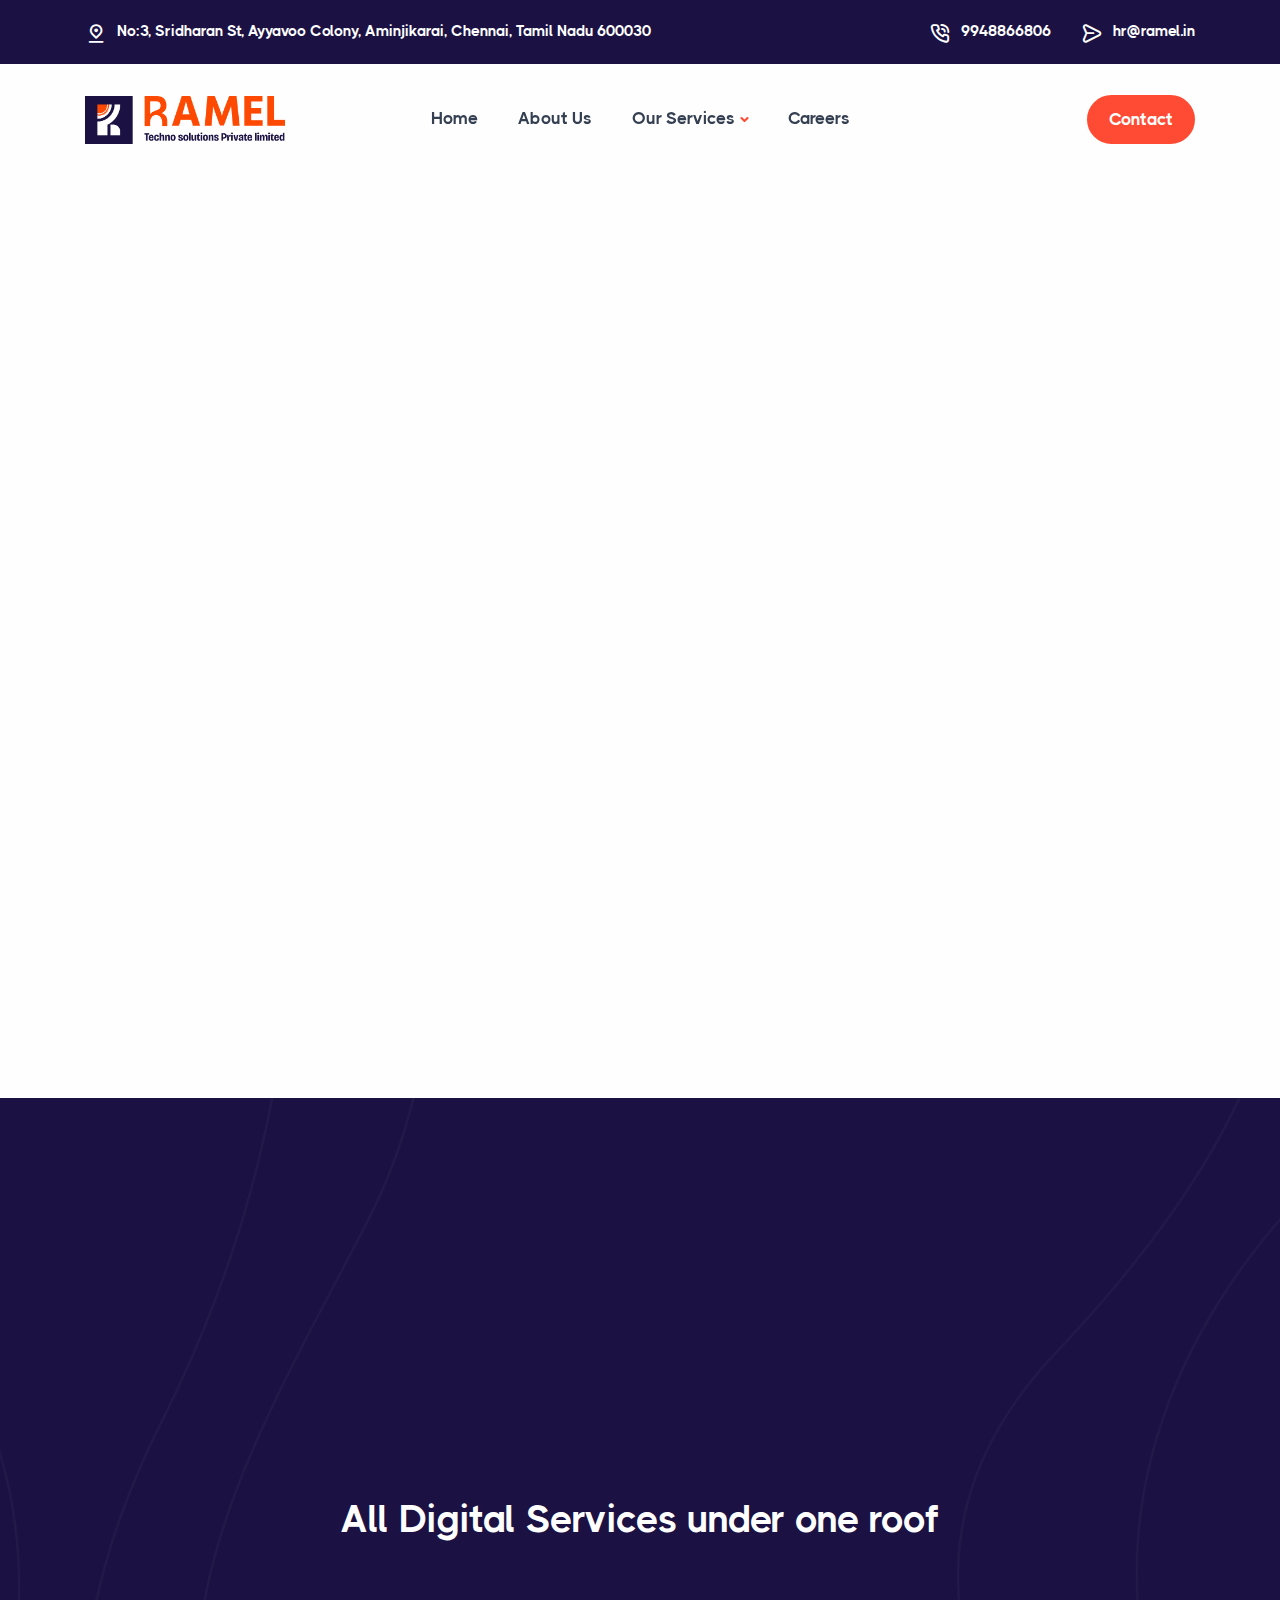
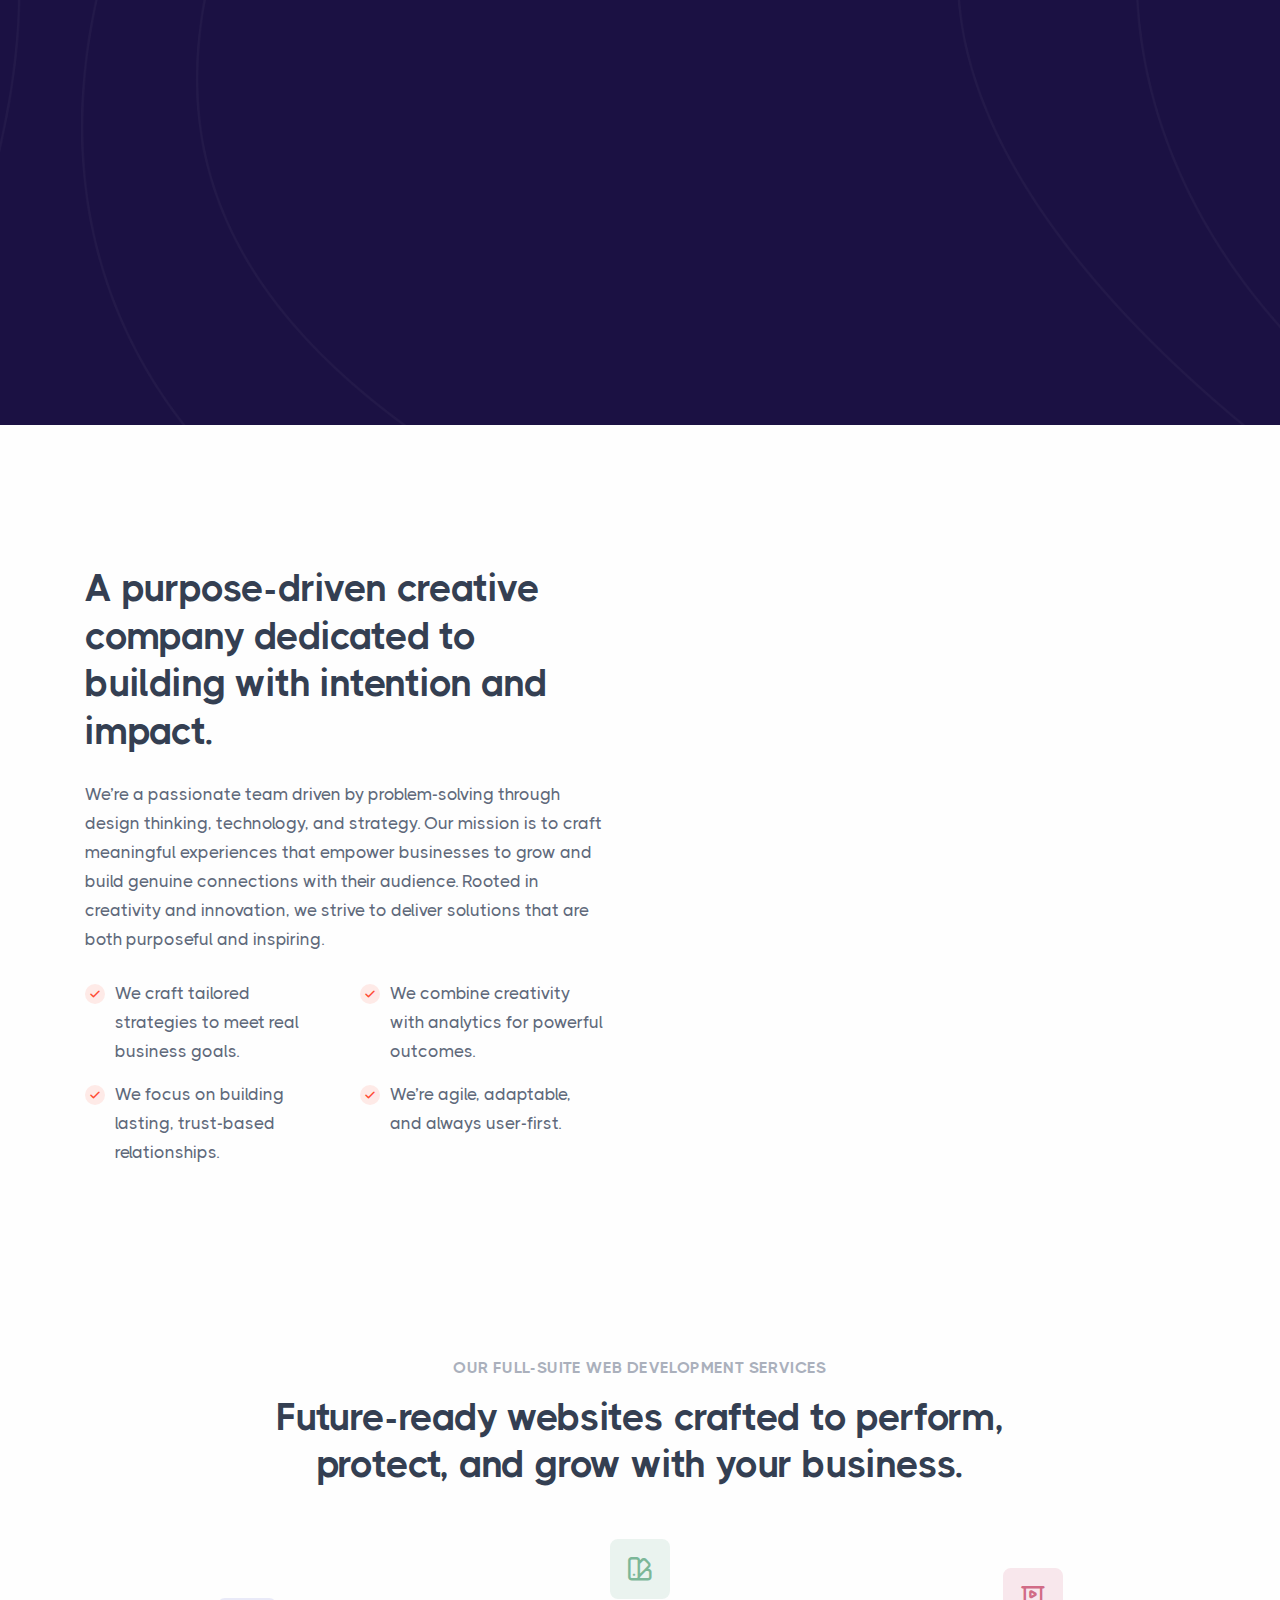
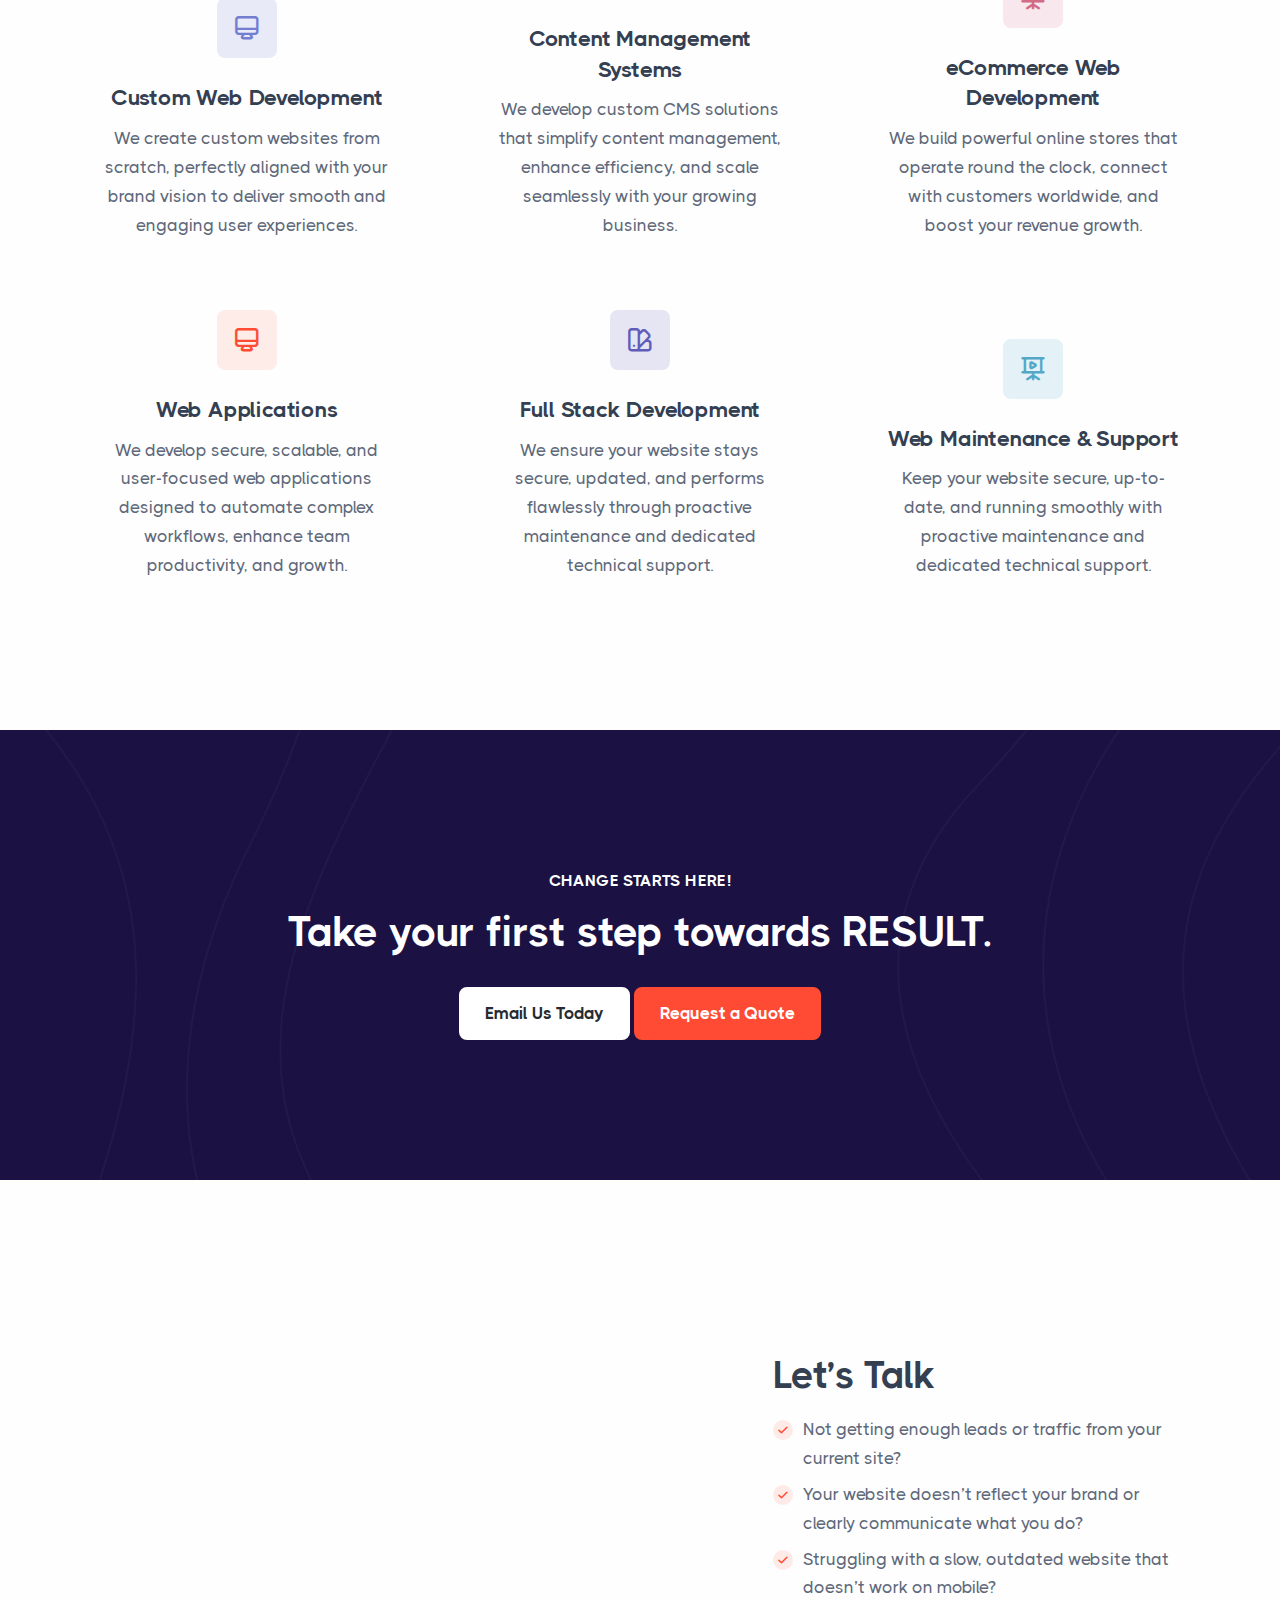
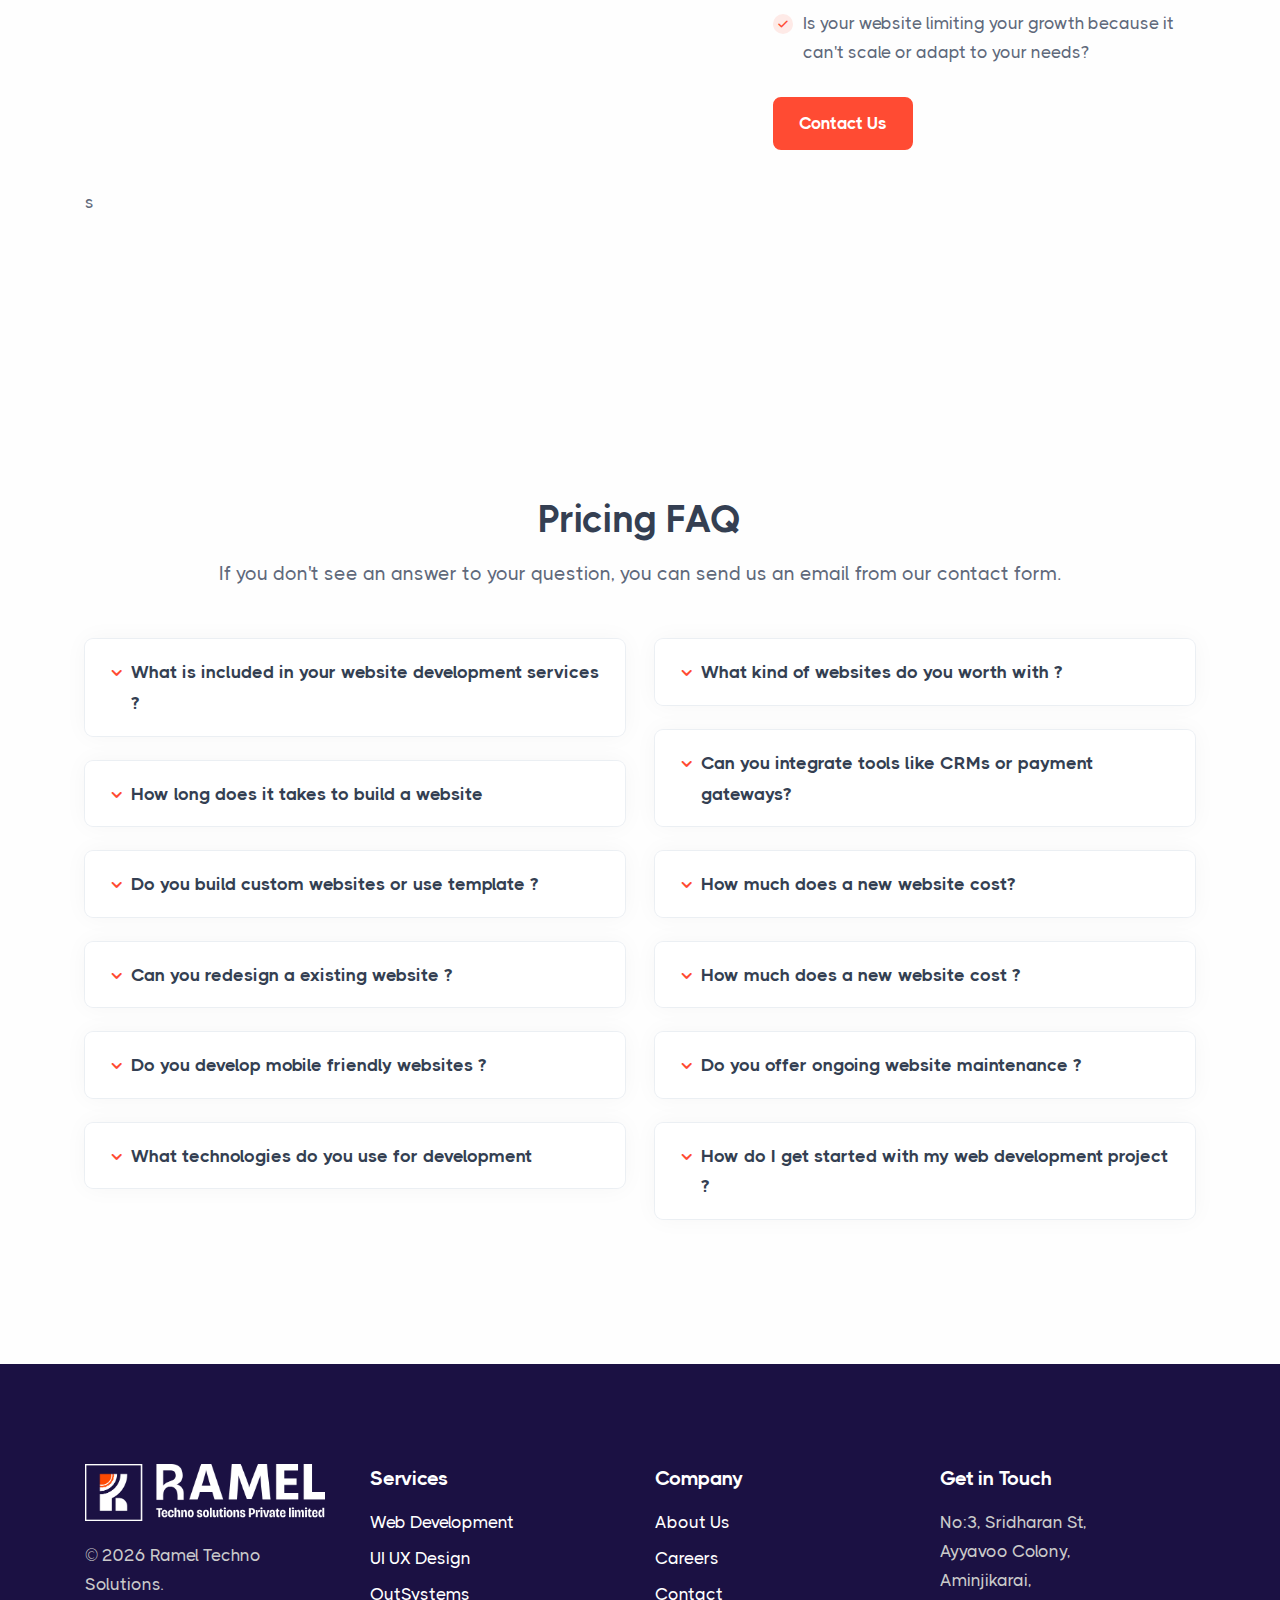
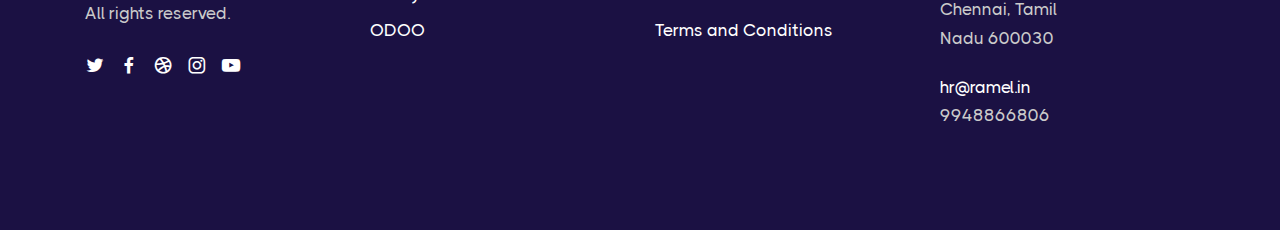
<file: index.html>
<!DOCTYPE html>
<html lang="en">

<head>
    <meta charset="utf-8">
    <meta name="viewport" content="width=device-width, initial-scale=1.0">
    <meta name="description"
        content="We are a results-driven digital agency committed to building long-term partnerships and delivering impactful solutions that simplify and elevate everyday operations.">
    <meta name="keywords"
        content="ramel techno solutions, ramel techno, ramel, techno solutions, web development, web design, digital marketing, seo, software development, mobile app development, e-commerce solutions, it services, technology solutions, custom software, online marketing, business solutions">
    <meta name="author" content="Maruthi">
    <title>Ramel Techno Solutions - Home</title>
    <link rel="shortcut icon" href="./assets/img/favicon.png">
    <link rel="stylesheet" href="./assets/css/plugins.css">
    <link rel="stylesheet" href="./assets/css/style.css">
    <link rel="stylesheet" href="./assets/css/colors/orange.css">
    <link rel="preload" href="./assets/css/fonts/thicccboi.css" as="style" onload="this.rel='stylesheet'">
</head>

<body>
    <div class="content-wrapper">
        <header class="wrapper bg-light">
            <div class="bg-darkBlue text-white fw-bold fs-15 mb-2">
                <div class="container py-2 d-md-flex flex-md-row">
                    <div class="d-flex flex-row align-items-center">
                        <div class="icon text-white fs-22 mt-1 me-2"> <i class="uil uil-location-pin-alt"></i></div>
                        <address class="mb-0">No:3, Sridharan St, Ayyavoo Colony, Aminjikarai, Chennai, Tamil Nadu
                            600030</address>
                    </div>
                    <div class="d-flex flex-row align-items-center me-6 ms-auto">
                        <div class="icon text-white fs-22 mt-1 me-2"> <i class="uil uil-phone-volume"></i></div>
                        <p class="mb-0">9948866806</p>
                    </div>
                    <div class="d-flex flex-row align-items-center">
                        <div class="icon text-white fs-22 mt-1 me-2"> <i class="uil uil-message"></i></div>
                        <p class="mb-0"><a href="mailto:hr@ramel.in"
                                class="link-white hover">hr@ramel.in</a></p>
                    </div>
                </div>
                <!-- /.container -->
            </div>


            <nav class="navbar navbar-expand-lg center-nav transparent navbar-light">
                <div class="container flex-lg-row flex-nowrap align-items-center">
                    <div class="navbar-brand w-100">
                        <a href="./index.html">
                            <img src="./assets/img/logo-dark.png" srcset="./assets/img/logo-dark@2x.png 2x" alt="" />
                        </a>
                    </div>
                    <div class="navbar-collapse offcanvas offcanvas-nav offcanvas-start">
                        <div class="offcanvas-header d-lg-none">
                            <a href="./index.html"><img src="./assets/img/logo-light.png"
                                    srcset="./assets/img/logo-light@2x.png 2x" alt="" /></a>
                            <button type="button" class="btn-close btn-close-white" data-bs-dismiss="offcanvas"
                                aria-label="Close"></button>
                        </div>
                        <div class="offcanvas-body ms-lg-auto d-flex flex-column h-100">
                            <ul class="navbar-nav">
                                <li class="nav-item"><a class="nav-link" href="./index.html">Home</a></li>
                                <li class="nav-item"><a class="nav-link" href="./aboutus.html">About Us</a></li>
                                <li class="nav-item dropdown"><a class="nav-link dropdown-toggle" href="#" data-bs-toggle="dropdown">Our Services</a>
                                    <ul class="dropdown-menu">
                                        <li class="nav-item"><a class="dropdown-item" href="./webDevelopment.html">Web Development</a></li>
                                        <li class="nav-item"><a class="dropdown-item" href="./odoo.html">ODOO</a></li>
                                        <li class="nav-item"><a class="dropdown-item" href="./outsystems.html">OutSystems</a></li>
                                    </ul>
                                </li>
                                <li class="nav-item"><a class="nav-link" href="./careers.html">Careers</a></li>
                            </ul>
                            <!-- /.navbar-nav -->
                            <div class="d-lg-none mt-auto pt-6 pb-6 order-4">
                                <a href="mailto:first.last@email.com" class="link-inverse">info@email.com</a>
                                <br /> 00 (123) 456 78 90 <br />
                                <nav class="nav social social-white mt-4">
                                    <a href="#"><i class="uil uil-twitter"></i></a>
                                    <a href="#"><i class="uil uil-facebook-f"></i></a>
                                    <a href="#"><i class="uil uil-dribbble"></i></a>
                                    <a href="#"><i class="uil uil-instagram"></i></a>
                                    <a href="#"><i class="uil uil-youtube"></i></a>
                                </nav>
                                <!-- /.social -->
                            </div>
                            <!-- /offcanvas-nav-other -->
                        </div>
                        <!-- /.offcanvas-body -->
                    </div>
                    <!-- /.navbar-collapse -->
                    <div class="navbar-other w-100 d-flex ms-auto">
                        <ul class="navbar-nav flex-row align-items-center ms-auto">
                            <li class="nav-item d-none d-md-block">
                                <a href="./contact.html" class="btn btn-sm btn-primary rounded-pill">Contact</a>
                            </li>
                            <li class="nav-item d-lg-none">
                                <button class="hamburger offcanvas-nav-btn"><span></span></button>
                            </li>
                        </ul>
                        <!-- /.navbar-nav -->
                    </div>
                    <!-- /.navbar-other -->
                </div>
                <!-- /.container -->
            </nav>
            <!-- /.navbar -->


        </header>
        <!-- /header -->
        <section class="wrapper bg-light">
            <div class="container pt-11 pt-md-13 pb-11 pb-md-19 pb-lg-22 text-center">
                <div class="row">
                    <div class="col-lg-8 col-xl-7 col-xxl-10 mx-auto" data-cues="slideInDown" data-group="page-title">
                        <h1 class="display-1 fs-60 mb-4 px-md-15 px-lg-0">India's top web development company fueling
                            business <span class="underline-3 style-3 primary"> growth. </span></h1>
                        <p class="lead fs-24 lh-sm mb-7 mx-md-13 mx-lg-10">We are a results-oriented digital agency
                            dedicated to creating lasting partnerships and delivering impactful solutions that
                            streamline and enhance everyday operations.</p>
                        <div>
                            <a class="btn btn-lg btn-primary rounded mb-5">Read More</a>
                        </div>
                    </div>
                    <!-- /column -->
                </div>
                <!-- /.row -->
            </div>
            <!-- /.container -->
        </section>
        <!-- /section -->
        <section class="wrapper bg-darkBlue text-inverse bg-lines">
            <div class="container py-14 py-md-16">
                <figure class="rounded mt-md-n21 mt-lg-n23 mb-14" data-cue="slideInDown" data-delay="900"><img
                        src="./assets/img/photos/about15.jpg" srcset="./assets/img/photos/about15@2x.jpg 2x" alt="" />
                </figure>
                <div class="row">
                    <div class="col-md-10 col-lg-8 col-xl-7 col-xxl-8 mx-auto text-center">
                        <h3 class="display-4 text-white mb-10">All Digital Services under one roof</h3>
                    </div>
                    <!-- /column -->
                </div>
                <!-- /.row -->
                <div class="row gx-md-8 gy-8 text-center" data-cues="slideInDown" data-group="services">
                    <div class="col-md-6 col-lg-4 col-sm-12">
                        <div class="icon btn btn-circle btn-lg btn-white pe-none mb-5"> <i
                                class="uil uil-phone-volume"></i> </div>
                        <h4 class="text-white">Web Design & Development</h4>
                        <p class="mb-3">As a top web design company, we craft custom-built web solutions that bring your
                            brand’s vision to life through engaging digital experiences. Businesses worldwide trust us
                            for our creative web development and digital transformation expertise.</p>
                    </div>
                    <!--/column -->
                    <div class="col-md-6 col-lg-4 col-sm-12">
                        <div class="icon btn btn-circle btn-lg btn-white pe-none mb-5"> <i
                                class="uil uil-shield-exclamation"></i> </div>
                        <h4 class="text-white">Logo / Brand Identity</h4>
                        <p class="mb-3">Elevate your brand with our professional logo design and identity services. We
                            craft distinctive logos and cohesive brand systems that connect with your audience,
                            expressing your story and values across every platform.</p>
                    </div>
                    <!--/column -->
                    <div class="col-md-6 col-lg-4 col-sm-12">
                        <div class="icon btn btn-circle btn-lg btn-white pe-none mb-5"> <i
                                class="uil uil-laptop-cloud"></i> </div>
                        <h4 class="text-white">Dedicated Hiring</h4>
                        <p class="mb-3">Build and manage a specialized offshore web development team to maximize your
                            business potential. Our skilled developers provide the knowledge, commitment, and assistance
                            you need to achieve lasting success.</p>
                    </div>
                    <!--/column -->
                </div>
                <!--/.row -->
            </div>
            <!-- /.container -->
        </section>
        <!-- /section -->
        <section class="wrapper bg-light">
            <div class="container py-14 py-md-17">
                <div class="row gx-lg-8 gx-xl-12 gy-10 align-items-center mb-5 mb-md-5">
                    <div class="col-lg-6 order-lg-2">
                        <div class="row gx-md-5 gy-5 position-relative">
                            <div class="col-5">
                                <img class="img-fluid rounded shadow-lg my-5 d-flex ms-auto" data-cue="fadeIn"
                                    data-delay="300" src="./assets/img/photos/sa9.jpg"
                                    srcset="./assets/img/photos/sa9@2x.jpg 2x" alt="" />
                                <img class="img-fluid rounded shadow-lg d-flex col-10 ms-auto" data-cue="fadeIn"
                                    data-delay="600" src="./assets/img/photos/sa10.jpg"
                                    srcset="./assets/img/photos/sa10@2x.jpg 2x" alt="" />
                            </div>
                            <!-- /column -->
                            <div class="col-7">
                                <img class="img-fluid rounded shadow-lg mb-5" data-cue="fadeIn" data-delay="900"
                                    src="./assets/img/photos/sa11.jpg" srcset="./assets/img/photos/sa11@2x.jpg 2x"
                                    alt="" />
                                <img class="img-fluid rounded shadow-lg d-flex col-11" data-cue="fadeIn"
                                    data-delay="1200" src="./assets/img/photos/sa12.jpg"
                                    srcset="./assets/img/photos/sa12@2x.jpg 2x" alt="" />
                            </div>
                            <!-- /column -->
                        </div>
                        <!-- /.row -->
                    </div>
                    <!--/column -->
                    <div class="col-lg-6">
                        <h3 class="display-4 mb-5">A purpose-driven creative company dedicated to building with
                            intention and impact.</h3>
                        <p class="mb-5">We’re a passionate team driven by problem-solving through design thinking,
                            technology, and strategy. Our mission is to craft meaningful experiences that empower
                            businesses to grow and build genuine connections with their audience. Rooted in creativity
                            and innovation, we strive to deliver solutions that are both purposeful and inspiring.</p>
                        <div class="row gy-3">
                            <div class="col-xl-6">
                                <ul class="icon-list bullet-bg bullet-soft-primary mb-0">
                                    <li><span><i class="uil uil-check"></i></span><span>We craft tailored strategies to
                                            meet real business goals.</span></li>
                                    <li class="mt-3"><span><i class="uil uil-check"></i></span><span>We focus on
                                            building lasting, trust-based relationships.</span></li>
                                </ul>
                            </div>
                            <!--/column -->
                            <div class="col-xl-6">
                                <ul class="icon-list bullet-bg bullet-soft-primary mb-0">
                                    <li><span><i class="uil uil-check"></i></span><span>We combine creativity with
                                            analytics for powerful outcomes.</span></li>
                                    <li class="mt-3"><span><i class="uil uil-check"></i></span><span>We’re agile,
                                            adaptable, and always user-first.</span></li>
                                </ul>
                            </div>
                            <!--/column -->
                        </div>
                        <!--/.row -->
                    </div>
                    <!--/column -->
                </div>
                <!--/.row -->
            </div>
            <!-- /.container -->
        </section>

        <section class="wrapper bg-light">
            <div class="container pt-5 pt-md-5 pb-15 pb-md-17">
                <div class="row text-center">
                    <div class="col-lg-9 col-xl-8 mx-auto">
                        <h2 class="fs-16 text-uppercase text-muted mb-3">Our full-suite web development services</h2>
                        <h3 class="display-4 mb-10 px-xxl-10">Future-ready websites crafted to perform, protect, and
                            grow with your business.</h3>
                    </div>
                    <!-- /column -->
                </div>
                <!-- /.row -->
                <div class="row">
                    <div class="col-xxl-11 mx-auto">
                        <div class="row gx-lg-8 gx-xl-12 gy-11 text-center d-flex align-items-end">
                            <div class="col-sm-8 col-md-6 col-lg-4 mx-auto">
                                <div class="px-md-3 px-lg-0 px-xl-3">
                                    <div class="icon btn btn-block btn-lg btn-soft-purple pe-none mb-5"> <i
                                            class="uil uil-monitor"></i> </div>
                                    <h3 class="fs-22">Custom Web Development</h3>
                                    <p class="mb-2">We create custom websites from scratch, perfectly aligned with your
                                        brand vision to deliver smooth and engaging user experiences.</p>
                                    <!-- <a href="#" class="more hover link-purple">Learn More</a> -->
                                </div>
                                <!--/.px -->
                            </div>
                            <!--/column -->
                            <div class="col-sm-8 col-md-6 col-lg-4 mx-auto">
                                <div class="px-md-3 px-lg-0 px-xl-3">
                                    <div class="icon btn btn-block btn-lg btn-soft-leaf pe-none mb-5"> <i
                                            class="uil uil-swatchbook"></i> </div>
                                    <h3 class="fs-22">Content Management Systems</h3>
                                    <p class="mb-2">We develop custom CMS solutions that simplify content management,
                                        enhance efficiency, and scale seamlessly with your growing business.</p>
                                    <!-- <a href="#" class="more hover link-leaf">Learn More</a> -->
                                </div>
                                <!--/.px -->
                            </div>
                            <!--/column -->
                            <div class="col-sm-8 col-md-6 col-lg-4 mx-auto">
                                <div class="px-md-3 px-lg-0 px-xl-3">
                                    <div class="icon btn btn-block btn-lg btn-soft-pink pe-none mb-5"> <i
                                            class="uil uil-presentation-play"></i> </div>
                                    <h3 class="fs-22">eCommerce Web Development</h3>
                                    <p class="mb-2">We build powerful online stores that operate round the clock,
                                        connect with customers worldwide, and boost your revenue growth.</p>
                                    <!-- <a href="#" class="more hover link-pink">Learn More</a> -->
                                </div>
                                <!--/.px -->
                            </div>
                            <!--/column -->
                            <div class="col-sm-8 col-md-6 col-lg-4 mx-auto">
                                <div class="px-md-3 px-lg-0 px-xl-3">
                                    <div class="icon btn btn-block btn-lg btn-soft-orange pe-none mb-5"> <i
                                            class="uil uil-monitor"></i> </div>
                                    <h3 class="fs-22">Web Applications</h3>
                                    <p class="mb-2">We develop secure, scalable, and user-focused web applications
                                        designed to automate complex workflows, enhance team productivity, and growth.
                                    </p>
                                    <!-- <a href="#" class="more hover link-purple">Learn More</a> -->
                                </div>
                                <!--/.px -->
                            </div>
                            <!--/column -->
                            <div class="col-sm-8 col-md-6 col-lg-4 mx-auto">
                                <div class="px-md-3 px-lg-0 px-xl-3">
                                    <div class="icon btn btn-block btn-lg btn-soft-grape pe-none mb-5"> <i
                                            class="uil uil-swatchbook"></i> </div>
                                    <h3 class="fs-22">Full Stack Development</h3>
                                    <p class="mb-2">We ensure your website stays secure, updated, and performs
                                        flawlessly through proactive maintenance and dedicated technical support.</p>
                                    <!-- <a href="#" class="more hover link-leaf">Learn More</a> -->
                                </div>
                                <!--/.px -->
                            </div>
                            <!--/column -->
                            <div class="col-sm-8 col-md-6 col-lg-4 mx-auto">
                                <div class="px-md-3 px-lg-0 px-xl-3">
                                    <div class="icon btn btn-block btn-lg btn-soft-aqua pe-none mb-5"> <i
                                            class="uil uil-presentation-play"></i> </div>
                                    <h3 class="fs-22">Web Maintenance & Support</h3>
                                    <p class="mb-2">Keep your website secure, up-to-date, and running smoothly with
                                        proactive maintenance and dedicated technical support.</p>
                                    <!-- <a href="#" class="more hover link-pink">Learn More</a> -->
                                </div>
                                <!--/.px -->
                            </div>
                            <!--/column -->
                        </div>
                        <!--/.row -->
                    </div>
                    <!-- /column -->
                </div>
                <!-- /.row -->
            </div>
            <!-- /.container -->
        </section>
        <!-- /section -->


        <section class="wrapper bg-darkBlue bg-lines">
            <div class="container py-15 py-md-17 text-center">
                <div class="row">
                    <div class="col-lg-10 col-xl-9 col-xxl-8 mx-auto text-center">
                        <h2 class="fs-16 text-uppercase text-white mb-3">Change starts here!</h2>
                        <h3 class="display-3 text-white mb-6">Take your first step towards RESULT.</h3>
                        <a href="#" class="btn btn-white">Email Us Today</a> <a href="#" class="btn btn-primary">Request
                            a Quote</a>
                    </div>
                    <!-- /column -->
                </div>
                <!-- /.row -->
            </div>
            <!-- /.container -->
        </section>
        <!-- /section -->



        <!-- /section -->

        <section class="wrapper bg-light">
            <div class="container py-16 py-md-18">
                <div class="row gy-10 gx-lg-8 gx-xl-12 mb-5 mb-md-5 align-items-center">
                    <div class="col-lg-7 position-relative">
                        <div class="row gx-md-5 gy-5">
                            <div class="col-md-6">
                                <figure class="rounded mt-md-10 position-relative" data-cue="fadeIn" data-delay="300">
                                    <img src="./assets/img/photos/g5.jpg" srcset="./assets/img/photos/g5@2x.jpg 2x"
                                        alt=""></figure>
                            </div>
                            <!--/column -->
                            <div class="col-md-6">
                                <div class="row gx-md-5 gy-5">
                                    <div class="col-md-12 order-md-2">
                                        <figure class="rounded" data-cue="fadeIn" data-delay="1100"><img
                                                src="./assets/img/photos/g6.jpg"
                                                srcset="./assets/img/photos/g6@2x.jpg 2x" alt=""></figure>
                                    </div>
                                    <!--/column -->
                                    <div class="col-md-10">
                                        <div class="card bg-pale-primary text-center" data-cue="fadeIn"
                                            data-delay="800">
                                            <div class="card-body py-11 counter-wrapper">
                                                <h3 class="counter text-nowrap">200+</h3>
                                                <p class="mb-0">Projects Delivered</p>
                                            </div>
                                            <!--/.card-body -->
                                        </div>
                                        <!--/.card -->
                                    </div>
                                    <!--/column -->
                                </div>
                                <!--/.row -->
                            </div>
                            <!--/column -->
                        </div>
                        <!--/.row -->
                    </div>
                    <!--/column -->
                    <div class="col-lg-5">
                        <h2 class="display-4 mb-3">Let’s Talk</h2>
                        <ul class="icon-list bullet-bg bullet-soft-primary mb-2">
                            <li><span><i class="uil uil-check"></i></span><span>Not getting enough leads or traffic from
                                    your current site?</span></li>
                            <li><span><i class="uil uil-check"></i></span><span>Your website doesn’t reflect your brand
                                    or clearly communicate what you do?</span></li>
                            <li><span><i class="uil uil-check"></i></span><span>Struggling with a slow, outdated website
                                    that doesn’t work on mobile?</span></li>
                            <li><span><i class="uil uil-check"></i></span><span>Is your website limiting your growth
                                    because it can't scale or adapt to your needs?</span></li>
                        </ul>
                        <a href="#" class="btn btn-primary rounded mt-4">Contact Us</a>
                    </div>
                    <!--/column -->
                </div>
                <!--/.row -->s
            </div>
            <!-- /.container -->
        </section>
        <!-- /section -->

        <section class="wrapper bg-light">
            <div class="container py-14 py-md-16">
                <h2 class="display-4 mb-3 text-center">Pricing FAQ</h2>
                <p class="lead text-center mb-10 px-md-16 px-lg-0">If you don't see an answer to your question, you can
                    send us an email from our contact form.</p>
                <div class="row">
                    <div class="col-lg-6 mb-0">
                        <div id="accordion-1" class="accordion-wrapper">
                            <div class="card accordion-item">
                                <div class="card-header" id="accordion-heading-1-1">
                                    <button class="collapsed" data-bs-toggle="collapse"
                                        data-bs-target="#accordion-collapse-1-1" aria-expanded="false"
                                        aria-controls="accordion-collapse-1-1">What is included in your website
                                        development services ?</button>
                                </div>
                                <!-- /.card-header -->
                                <div id="accordion-collapse-1-1" class="collapse"
                                    aria-labelledby="accordion-heading-1-1" data-bs-target="#accordion-1">
                                    <div class="card-body">
                                        <p>We offer end-to-end solutions including UI/UX design, front-end and back-end
                                            development, CMS integration, testing, deployment, and maintenance.
                                        </p>
                                    </div>
                                    <!-- /.card-body -->
                                </div>
                                <!-- /.collapse -->
                            </div>
                            <!-- /.card -->
                            <div class="card accordion-item">
                                <div class="card-header" id="accordion-heading-1-2">
                                    <button class="collapsed" data-bs-toggle="collapse"
                                        data-bs-target="#accordion-collapse-1-2" aria-expanded="false"
                                        aria-controls="accordion-collapse-1-2">How long does it takes to build a
                                        website</button>
                                </div>
                                <!-- /.card-header -->
                                <div id="accordion-collapse-1-2" class="collapse"
                                    aria-labelledby="accordion-heading-1-2" data-bs-target="#accordion-1">
                                    <div class="card-body">
                                        <p>Timelines vary based on project complexity, but a typical business website
                                            takes 4–6 weeks from kickoff to launch.
                                        </p>
                                    </div>
                                    <!-- /.card-body -->
                                </div>
                                <!-- /.collapse -->
                            </div>
                            <!-- /.card -->
                            <div class="card accordion-item">
                                <div class="card-header" id="accordion-heading-1-3">
                                    <button class="collapsed" data-bs-toggle="collapse"
                                        data-bs-target="#accordion-collapse-1-3" aria-expanded="false"
                                        aria-controls="accordion-collapse-1-3">Do you build custom websites or use
                                        template ?</button>
                                </div>
                                <!-- /.card-header -->
                                <div id="accordion-collapse-1-3" class="collapse"
                                    aria-labelledby="accordion-heading-1-3" data-bs-target="#accordion-1">
                                    <div class="card-body">
                                        <p>We specialize in both custom-built websites tailored to your brand and
                                            budget-friendly solutions using high-quality templates
                                        </p>
                                    </div>
                                    <!-- /.card-body -->
                                </div>
                                <!-- /.collapse -->
                            </div>
                            <!-- /.card -->
                            <div class="card accordion-item">
                                <div class="card-header" id="accordion-heading-1-4">
                                    <button class="collapsed" data-bs-toggle="collapse"
                                        data-bs-target="#accordion-collapse-1-4" aria-expanded="false"
                                        aria-controls="accordion-collapse-1-4">Can you redesign a existing website
                                        ?</button>
                                </div>
                                <!-- /.card-header -->
                                <div id="accordion-collapse-1-4" class="collapse"
                                    aria-labelledby="accordion-heading-1-4" data-bs-target="#accordion-1">
                                    <div class="card-body">
                                        <p> Yes! We modernize outdated websites with improved design, functionality, and
                                            performance.
                                        </p>
                                    </div>
                                    <!-- /.card-body -->
                                </div>
                                <!-- /.collapse -->
                            </div>
                            <!-- /.card -->
                            <div class="card accordion-item">
                                <div class="card-header" id="accordion-heading-1-5">
                                    <button class="collapsed" data-bs-toggle="collapse"
                                        data-bs-target="#accordion-collapse-1-5" aria-expanded="false"
                                        aria-controls="accordion-collapse-1-5">Do you develop mobile friendly websites
                                        ?</button>
                                </div>
                                <!-- /.card-header -->
                                <div id="accordion-collapse-1-5" class="collapse"
                                    aria-labelledby="accordion-heading-1-5" data-bs-target="#accordion-1">
                                    <div class="card-body">
                                        <p> Absolutely — all our websites are responsive and optimized for seamless
                                            performance across devices.
                                        </p>
                                    </div>
                                    <!-- /.card-body -->
                                </div>
                                <!-- /.collapse -->
                            </div>
                            <!-- /.card -->
                            <div class="card accordion-item">
                                <div class="card-header" id="accordion-heading-1-6">
                                    <button class="collapsed" data-bs-toggle="collapse"
                                        data-bs-target="#accordion-collapse-1-6" aria-expanded="false"
                                        aria-controls="accordion-collapse-1-6">What technologies do you use for
                                        development</button>
                                </div>
                                <!-- /.card-header -->
                                <div id="accordion-collapse-1-6" class="collapse"
                                    aria-labelledby="accordion-heading-1-6" data-bs-target="#accordion-1">
                                    <div class="card-body">
                                        <p> We work with HTML5, CSS3, JavaScript, PHP, WordPress, Laravel, React, and
                                            other modern frameworks.
                                        </p>
                                    </div>
                                    <!-- /.card-body -->
                                </div>
                                <!-- /.collapse -->
                            </div>
                            <!-- /.card -->
                        </div>
                        <!-- /.accordion-wrapper -->
                    </div>
                    <!--/column -->
                    <div class="col-lg-6">
                        <div id="accordion-2" class="accordion-wrapper">
                            <div class="card accordion-item">
                                <div class="card-header" id="accordion-heading-2-1">
                                    <button class="collapsed" data-bs-toggle="collapse"
                                        data-bs-target="#accordion-collapse-2-1" aria-expanded="false"
                                        aria-controls="accordion-collapse-2-1">What kind of websites do you worth with
                                        ?</button>
                                </div>
                                <!-- /.card-header -->
                                <div id="accordion-collapse-2-1" class="collapse"
                                    aria-labelledby="accordion-heading-2-1" data-bs-target="#accordion-2">
                                    <div class="card-body">
                                        <p>We serve startups, SMEs, enterprises, and nonprofits across industries like
                                            healthcare, ecommerce, education, and tech.
                                        </p>
                                    </div>
                                    <!-- /.card-body -->
                                </div>
                                <!-- /.collapse -->
                            </div>
                            <!-- /.card -->
                            <div class="card accordion-item">
                                <div class="card-header" id="accordion-heading-2-2">
                                    <button class="collapsed" data-bs-toggle="collapse"
                                        data-bs-target="#accordion-collapse-2-2" aria-expanded="false"
                                        aria-controls="accordion-collapse-2-2">Can you integrate tools like CRMs or
                                        payment gateways?</button>
                                </div>
                                <!-- /.card-header -->
                                <div id="accordion-collapse-2-2" class="collapse"
                                    aria-labelledby="accordion-heading-2-2" data-bs-target="#accordion-2">
                                    <div class="card-body">
                                        <p> Yes, we handle integrations with CRMs, ERPs, payment gateways (like Stripe,
                                            PayPal), analytics, chat tools, and more.
                                        </p>
                                    </div>
                                    <!-- /.card-body -->
                                </div>
                                <!-- /.collapse -->
                            </div>
                            <!-- /.card -->
                            <div class="card accordion-item">
                                <div class="card-header" id="accordion-heading-2-3">
                                    <button class="collapsed" data-bs-toggle="collapse"
                                        data-bs-target="#accordion-collapse-2-3" aria-expanded="false"
                                        aria-controls="accordion-collapse-2-3">How much does a new website
                                        cost?</button>
                                </div>
                                <!-- /.card-header -->
                                <div id="accordion-collapse-2-3" class="collapse"
                                    aria-labelledby="accordion-heading-2-3" data-bs-target="#accordion-2">
                                    <div class="card-body">
                                        <p>We serve startups, SMEs, enterprises, and nonprofits across industries like
                                            healthcare, ecommerce, education, and tech.
                                        </p>
                                    </div>
                                    <!-- /.card-body -->
                                </div>
                                <!-- /.collapse -->
                            </div>
                            <!-- /.card -->
                            <div class="card accordion-item">
                                <div class="card-header" id="accordion-heading-2-4">
                                    <button class="collapsed" data-bs-toggle="collapse"
                                        data-bs-target="#accordion-collapse-2-4" aria-expanded="false"
                                        aria-controls="accordion-collapse-2-4">How much does a new website cost
                                        ?</button>
                                </div>
                                <!-- /.card-header -->
                                <div id="accordion-collapse-2-4" class="collapse"
                                    aria-labelledby="accordion-heading-2-4" data-bs-target="#accordion-2">
                                    <div class="card-body">
                                        <p> Costs depend on features, design complexity, and timeline. We provide custom
                                            quotes after understanding your requirements.
                                        </p>
                                    </div>
                                    <!-- /.card-body -->
                                </div>
                                <!-- /.collapse -->
                            </div>
                            <!-- /.card -->
                            <div class="card accordion-item">
                                <div class="card-header" id="accordion-heading-2-5">
                                    <button class="collapsed" data-bs-toggle="collapse"
                                        data-bs-target="#accordion-collapse-2-5" aria-expanded="false"
                                        aria-controls="accordion-collapse-2-5">Do you offer ongoing website maintenance
                                        ?</button>
                                </div>
                                <!-- /.card-header -->
                                <div id="accordion-collapse-2-5" class="collapse"
                                    aria-labelledby="accordion-heading-2-5" data-bs-target="#accordion-2">
                                    <div class="card-body">
                                        <p> We provide maintenance plans covering backups, updates, performance
                                            monitoring, and bug fixes post-launch.
                                        </p>
                                    </div>
                                    <!-- /.card-body -->
                                </div>
                                <!-- /.collapse -->
                            </div>
                            <!-- /.card -->
                            <div class="card accordion-item">
                                <div class="card-header" id="accordion-heading-2-6">
                                    <button class="collapsed" data-bs-toggle="collapse"
                                        data-bs-target="#accordion-collapse-2-6" aria-expanded="false"
                                        aria-controls="accordion-collapse-2-6">How do I get started with my web
                                        development project ?</button>
                                </div>
                                <!-- /.card-header -->
                                <div id="accordion-collapse-2-6" class="collapse"
                                    aria-labelledby="accordion-heading-2-6" data-bs-target="#accordion-2">
                                    <div class="card-body">
                                        <p> Simply reach out to us with your requirements — we’ll schedule a discovery
                                            call, understand your goals, and send you a custom proposal.
                                        </p>
                                    </div>
                                    <!-- /.card-body -->
                                </div>
                                <!-- /.collapse -->
                            </div>
                            <!-- /.card -->
                        </div>
                        <!-- /.accordion-wrapper -->
                    </div>
                    <!--/column -->
                </div>
                <!--/.row -->
            </div>
            <!-- /.container -->
        </section>
        <!-- /section -->

    </div>
    <!-- /.content-wrapper -->




    <footer class="bg-darkBlue text-inverse">
        <div class="container py-13 py-md-15">
            <div class="row gy-6 gy-lg-0">
                <div class="col-md-4 col-lg-3">
                    <div class="widget">
                        <img class="mb-4" src="./assets/img/logo-light.png" srcset="./assets/img/logo-light@2x.png 2x"
                            alt="" />
                        <p class="mb-4">© <script>
                                document.write(new Date().getUTCFullYear());
                            </script> Ramel Techno Solutions. <br class="d-none d-lg-block" />All rights reserved.</p>
                        <nav class="nav social social-white">
                            <a href="#"><i class="uil uil-twitter"></i></a>
                            <a href="#"><i class="uil uil-facebook-f"></i></a>
                            <a href="#"><i class="uil uil-dribbble"></i></a>
                            <a href="#"><i class="uil uil-instagram"></i></a>
                            <a href="#"><i class="uil uil-youtube"></i></a>
                        </nav>
                        <!-- /.social -->
                    </div>
                    <!-- /.widget -->
                </div>
                <!-- /column -->

                <div class="col-md-4 col-lg-3">
                    <div class="widget">
                        <h4 class="widget-title text-white mb-3">Services</h4>
                        <ul class="list-unstyled  mb-0">
                            <li><a href="./webDevelopment.html">Web Development</a></li>
                            <li><a href="./uiux.html">UI UX Design</a></li>
                            <li><a href="./outsystems.html">OutSystems </a></li>
                            <li><a href="./odoo.html">ODOO</a></li>
                        </ul>
                    </div>
                    <!-- /.widget -->
                </div>
                <!-- /column -->

                <div class="col-md-4 col-lg-3">
                    <div class="widget">
                        <h4 class="widget-title text-white mb-3">Company</h4>
                        <ul class="list-unstyled  mb-0">
                            <li><a href="./aboutus.html">About Us</a></li>
                            <li><a href="./careers.html">Careers</a></li>
                            <li><a href="./contact.html">Contact</a></li>
                            <li><a href="./terms.html">Terms and Conditions</a></li>
                        </ul>
                    </div>
                    <!-- /.widget -->
                </div>
                <!-- /column -->

                <div class="col-md-4 col-lg-3">
                    <div class="widget">
                        <h4 class="widget-title text-white mb-3">Get in Touch</h4>
                        <address class="pe-xl-15 pe-xxl-1">No:3, Sridharan St, Ayyavoo Colony, Aminjikarai, Chennai,
                            Tamil Nadu 600030</address>
                        <a href="mailto:#">hr@ramel.in</a><br /> 9948866806
                    </div>
                    <!-- /.widget -->
                </div>
                <!-- /column -->

            </div>
            <!--/.row -->
        </div>
        <!-- /.container -->
    </footer>
    <div class="progress-wrap">
        <svg class="progress-circle svg-content" width="100%" height="100%" viewBox="-1 -1 102 102">
            <path d="M50,1 a49,49 0 0,1 0,98 a49,49 0 0,1 0,-98" />
        </svg>
    </div>
    <script src="./assets/js/plugins.js"></script>
    <script src="./assets/js/theme.js"></script>
</body>

</html>
</file>
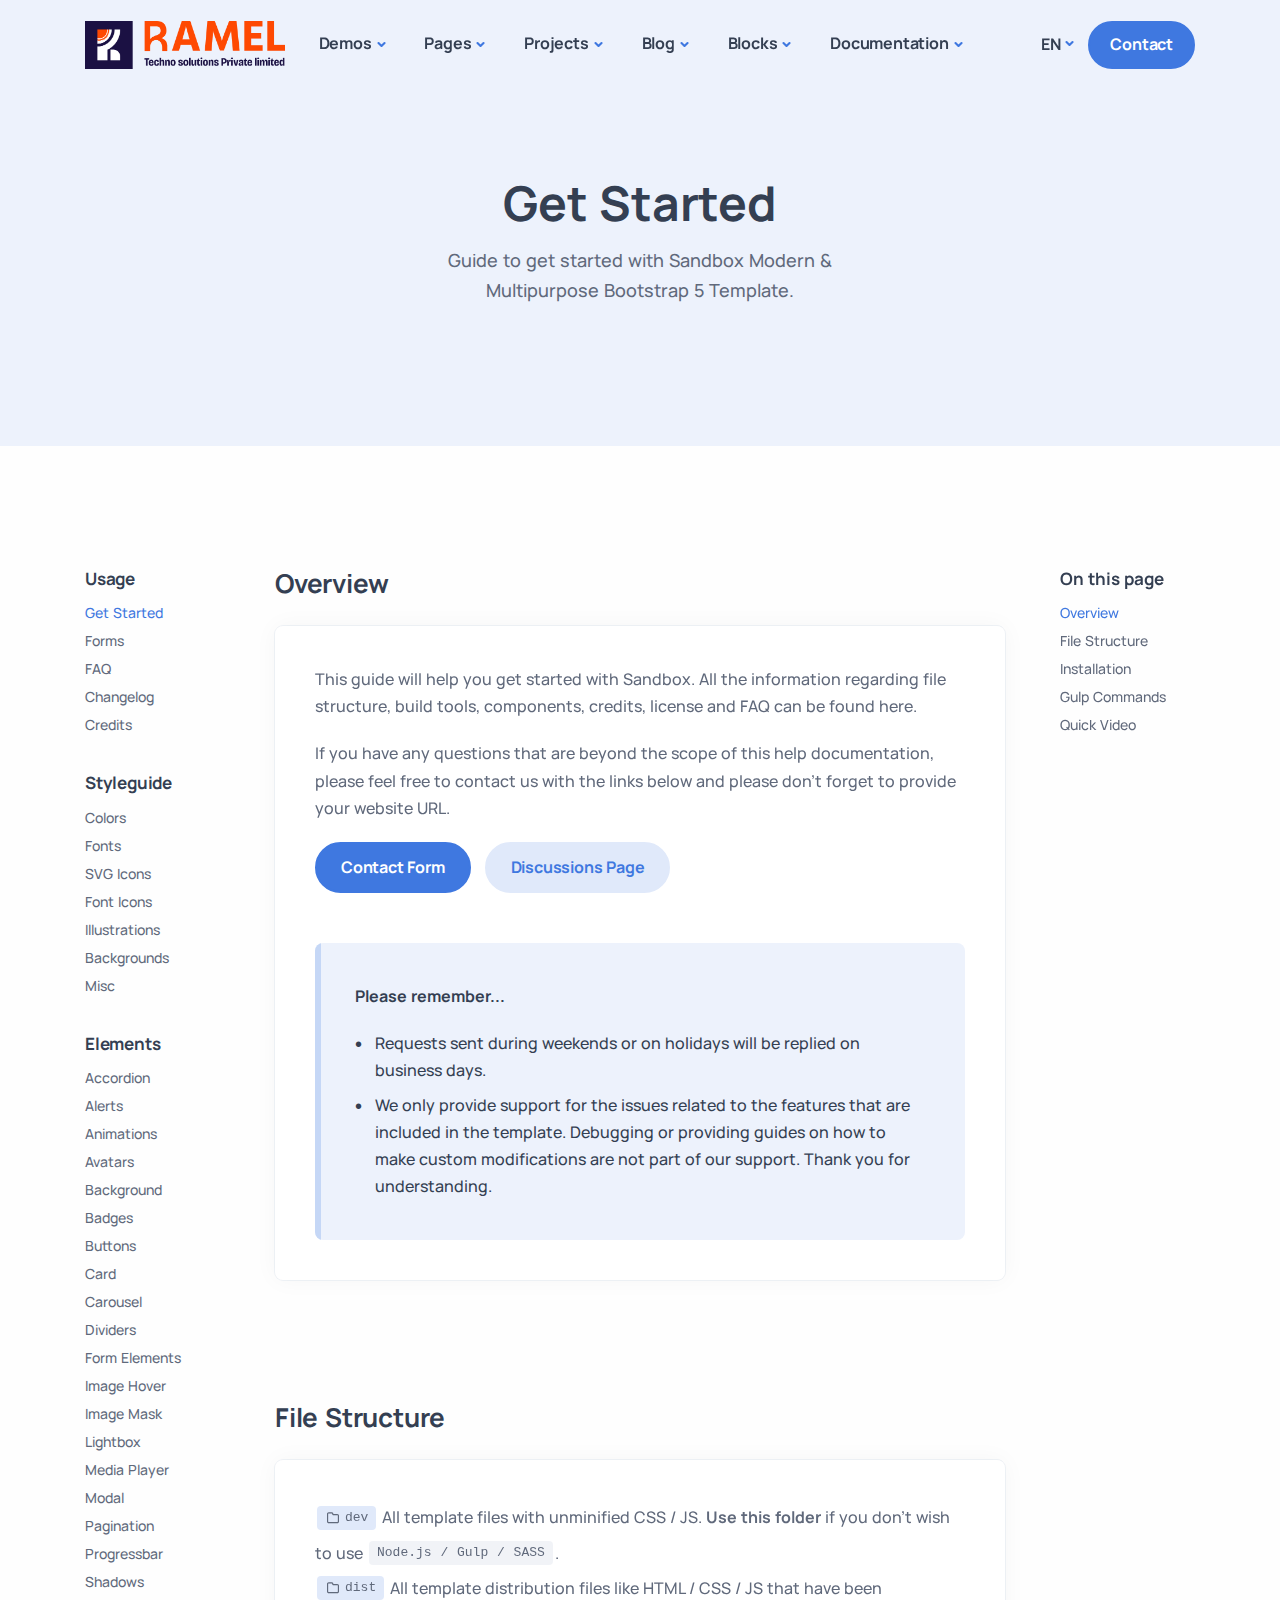
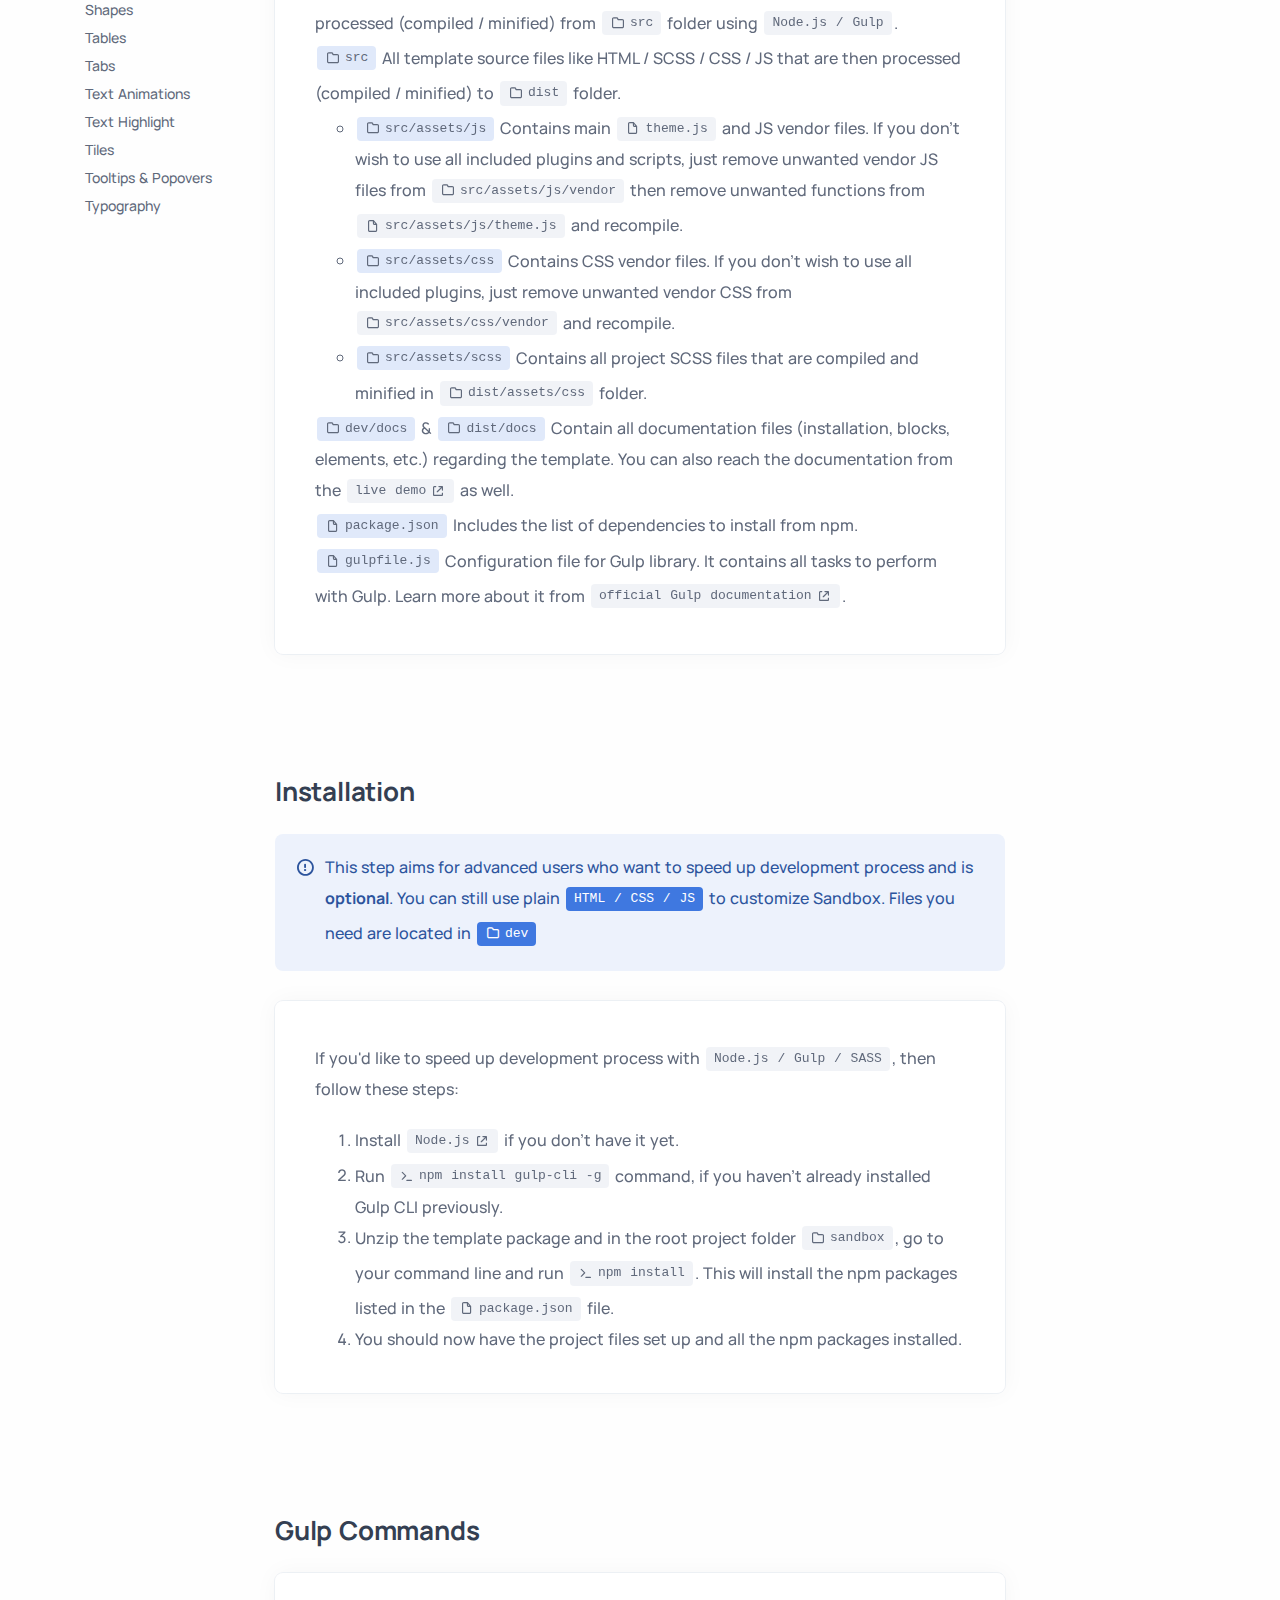
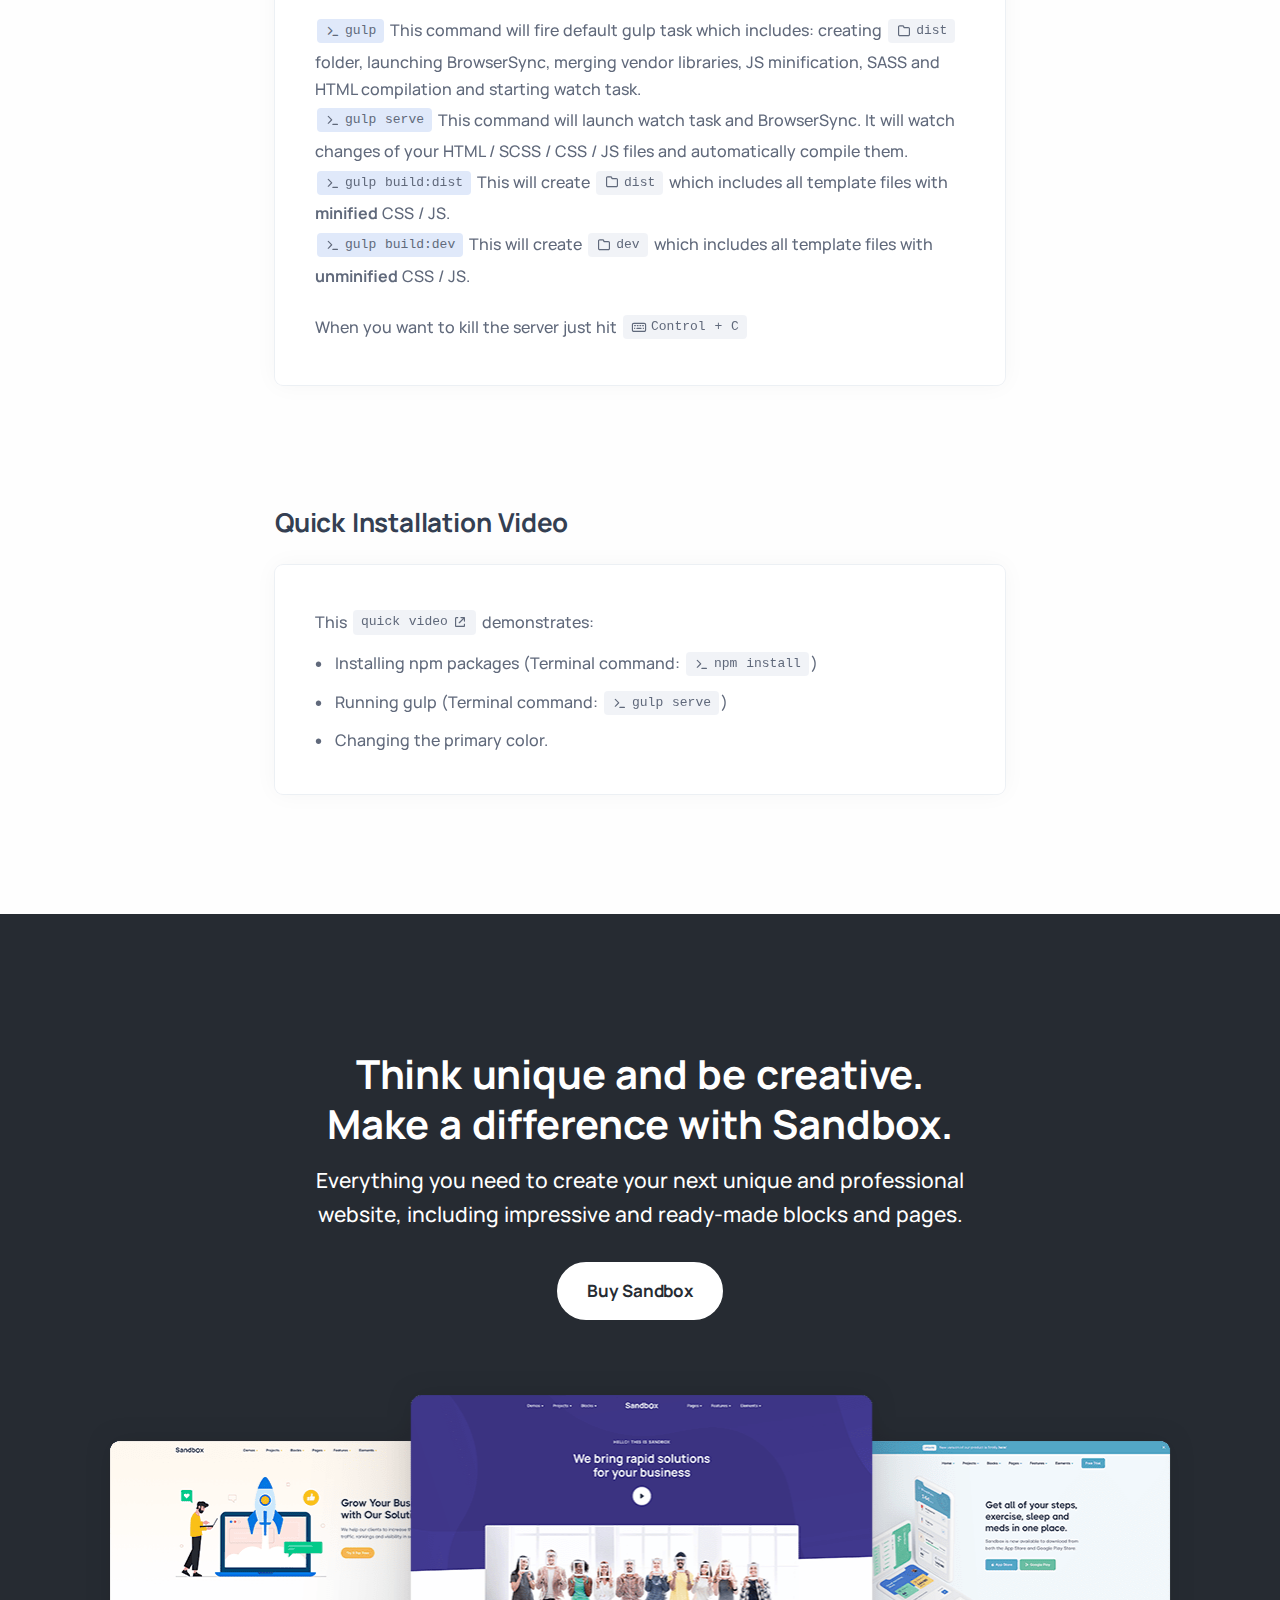
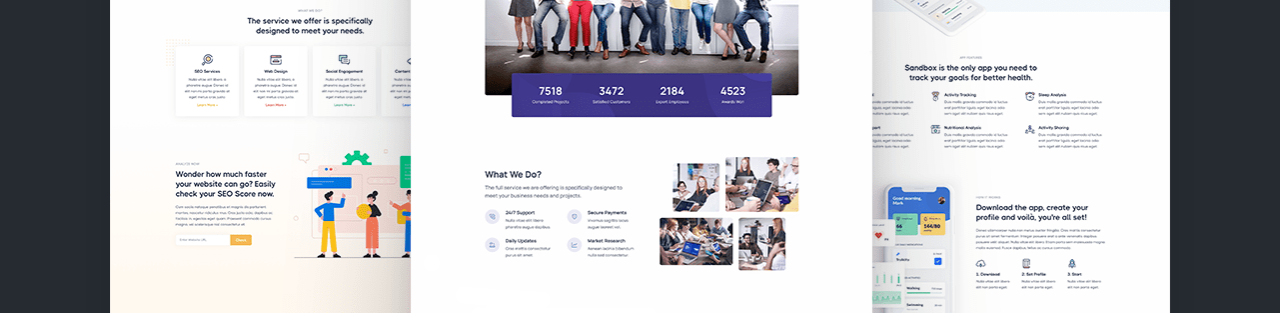
<file: docs/index.html>
<!DOCTYPE html>
<html lang="en">

<head>
  <meta charset="utf-8">
  <meta name="viewport" content="width=device-width, initial-scale=1.0">
  <meta name="description" content="An impressive and flawless site template that includes various UI elements and countless features, attractive ready-made blocks and rich pages, basically everything you need to create a unique and professional website.">
  <meta name="keywords" content="bootstrap 5, business, corporate, creative, gulp, marketing, minimal, modern, multipurpose, one page, responsive, saas, sass, seo, startup, html5 template, site template">
  <meta name="author" content="elemis">
  <title>Sandbox - Modern & Multipurpose Bootstrap 5 Template</title>
  <link rel="shortcut icon" href="../assets/img/favicon.png">
  <link rel="stylesheet" href="../assets/css/plugins.css">
  <link rel="stylesheet" href="../assets/css/style.css">
</head>

<body>
  <div class="content-wrapper">
    <header class="wrapper bg-soft-primary">
      <nav class="navbar navbar-expand-lg center-nav transparent navbar-light">
        <div class="container flex-lg-row flex-nowrap align-items-center">
          <div class="navbar-brand w-100">
            <a href="../index.html">
              <img src="../assets/img/logo.png" srcset="../assets/img/logo@2x.png 2x" alt="" />
            </a>
          </div>
          <div class="navbar-collapse offcanvas offcanvas-nav offcanvas-start">
            <div class="offcanvas-header d-lg-none">
              <h3 class="text-white fs-30 mb-0">Sandbox</h3>
              <button type="button" class="btn-close btn-close-white" data-bs-dismiss="offcanvas" aria-label="Close"></button>
            </div>
            <div class="offcanvas-body ms-lg-auto d-flex flex-column h-100">
              <ul class="navbar-nav">
                <li class="nav-item dropdown dropdown-mega">
                  <a class="nav-link dropdown-toggle" href="#" data-bs-toggle="dropdown">Demos</a>
                  <ul class="dropdown-menu mega-menu mega-menu-dark mega-menu-img">
                    <li class="mega-menu-content mega-menu-scroll">
                      <ul class="row row-cols-1 row-cols-lg-6 gx-0 gx-lg-4 gy-lg-2 list-unstyled">
                        <li class="col">
                          <a class="dropdown-item" href="../demo1.html">
                            <figure class="rounded lift d-none d-lg-block"><img src="../assets/img/demos/mi1.jpg" srcset="../assets/img/demos/mi1@2x.jpg 2x" alt=""></figure>
                            <span class="d-lg-none">Demo 1</span>
                          </a>
                        </li>
                        <li class="col">
                          <a class="dropdown-item" href="../demo2.html">
                            <figure class="rounded lift d-none d-lg-block"><img src="../assets/img/demos/mi2.jpg" srcset="../assets/img/demos/mi2@2x.jpg 2x" alt=""></figure>
                            <span class="d-lg-none">Demo 2</span>
                          </a>
                        </li>
                        <li class="col">
                          <a class="dropdown-item" href="../demo3.html">
                            <figure class="rounded lift d-none d-lg-block"><img src="../assets/img/demos/mi3.jpg" srcset="../assets/img/demos/mi3@2x.jpg 2x" alt=""></figure>
                            <span class="d-lg-none">Demo 3</span>
                          </a>
                        </li>
                        <li class="col">
                          <a class="dropdown-item" href="../demo4.html">
                            <figure class="rounded lift d-none d-lg-block"><img src="../assets/img/demos/mi4.jpg" srcset="../assets/img/demos/mi4@2x.jpg 2x" alt=""></figure>
                            <span class="d-lg-none">Demo 4</span>
                          </a>
                        </li>
                        <li class="col">
                          <a class="dropdown-item" href="../demo5.html">
                            <figure class="rounded lift d-none d-lg-block"><img src="../assets/img/demos/mi5.jpg" srcset="../assets/img/demos/mi5@2x.jpg 2x" alt=""></figure>
                            <span class="d-lg-none">Demo 5</span>
                          </a>
                        </li>
                        <li class="col">
                          <a class="dropdown-item" href="../demo6.html">
                            <figure class="rounded lift d-none d-lg-block"><img src="../assets/img/demos/mi6.jpg" srcset="../assets/img/demos/mi6@2x.jpg 2x" alt=""></figure>
                            <span class="d-lg-none">Demo 6</span>
                          </a>
                        </li>
                        <li class="col">
                          <a class="dropdown-item" href="../demo7.html">
                            <figure class="rounded lift d-none d-lg-block"><img src="../assets/img/demos/mi7.jpg" srcset="../assets/img/demos/mi7@2x.jpg 2x" alt=""></figure>
                            <span class="d-lg-none">Demo 7</span>
                          </a>
                        </li>
                        <li class="col">
                          <a class="dropdown-item" href="../demo8.html">
                            <figure class="rounded lift d-none d-lg-block"><img src="../assets/img/demos/mi8.jpg" srcset="../assets/img/demos/mi8@2x.jpg 2x" alt=""></figure>
                            <span class="d-lg-none">Demo 8</span>
                          </a>
                        </li>
                        <li class="col">
                          <a class="dropdown-item" href="../demo9.html">
                            <figure class="rounded lift d-none d-lg-block"><img src="../assets/img/demos/mi9.jpg" srcset="../assets/img/demos/mi9@2x.jpg 2x" alt=""></figure>
                            <span class="d-lg-none">Demo 9</span>
                          </a>
                        </li>
                        <li class="col">
                          <a class="dropdown-item" href="../demo10.html">
                            <figure class="rounded lift d-none d-lg-block"><img src="../assets/img/demos/mi10.jpg" srcset="../assets/img/demos/mi10@2x.jpg 2x" alt=""></figure>
                            <span class="d-lg-none">Demo 10</span>
                          </a>
                        </li>
                        <li class="col">
                          <a class="dropdown-item" href="../demo11.html">
                            <figure class="rounded lift d-none d-lg-block"><img src="../assets/img/demos/mi11.jpg" srcset="../assets/img/demos/mi11@2x.jpg 2x" alt=""></figure>
                            <span class="d-lg-none">Demo 11</span>
                          </a>
                        </li>
                        <li class="col">
                          <a class="dropdown-item" href="../demo12.html">
                            <figure class="rounded lift d-none d-lg-block"><img src="../assets/img/demos/mi12.jpg" srcset="../assets/img/demos/mi12@2x.jpg 2x" alt=""></figure>
                            <span class="d-lg-none">Demo 12</span>
                          </a>
                        </li>
                        <li class="col">
                          <a class="dropdown-item" href="../demo13.html">
                            <figure class="rounded lift d-none d-lg-block"><img src="../assets/img/demos/mi13.jpg" srcset="../assets/img/demos/mi13@2x.jpg 2x" alt=""></figure>
                            <span class="d-lg-none">Demo 13</span>
                          </a>
                        </li>
                        <li class="col">
                          <a class="dropdown-item" href="../demo14.html">
                            <figure class="rounded lift d-none d-lg-block"><img src="../assets/img/demos/mi14.jpg" srcset="../assets/img/demos/mi14@2x.jpg 2x" alt=""></figure>
                            <span class="d-lg-none">Demo 14</span>
                          </a>
                        </li>
                        <li class="col">
                          <a class="dropdown-item" href="../demo15.html">
                            <figure class="rounded lift d-none d-lg-block"><img src="../assets/img/demos/mi15.jpg" srcset="../assets/img/demos/mi15@2x.jpg 2x" alt=""></figure>
                            <span class="d-lg-none">Demo 15</span>
                          </a>
                        </li>
                        <li class="col">
                          <a class="dropdown-item" href="../demo16.html">
                            <figure class="rounded lift d-none d-lg-block"><img src="../assets/img/demos/mi16.jpg" srcset="../assets/img/demos/mi16@2x.jpg 2x" alt=""></figure>
                            <span class="d-lg-none">Demo 16</span>
                          </a>
                        </li>
                        <li class="col">
                          <a class="dropdown-item" href="../demo17.html">
                            <figure class="rounded lift d-none d-lg-block"><img src="../assets/img/demos/mi17.jpg" srcset="../assets/img/demos/mi17@2x.jpg 2x" alt=""></figure>
                            <span class="d-lg-none">Demo 17</span>
                          </a>
                        </li>
                        <li class="col">
                          <a class="dropdown-item" href="../demo18.html">
                            <figure class="rounded lift d-none d-lg-block"><img src="../assets/img/demos/mi18.jpg" srcset="../assets/img/demos/mi18@2x.jpg 2x" alt=""></figure>
                            <span class="d-lg-none">Demo 18</span>
                          </a>
                        </li>
                        <li class="col">
                          <a class="dropdown-item" href="../demo19.html">
                            <figure class="rounded lift d-none d-lg-block"><img src="../assets/img/demos/mi19.jpg" srcset="../assets/img/demos/mi19@2x.jpg 2x" alt=""></figure>
                            <span class="d-lg-none">Demo 19</span>
                          </a>
                        </li>
                        <li class="col">
                          <a class="dropdown-item" href="../demo20.html">
                            <figure class="rounded lift d-none d-lg-block"><img src="../assets/img/demos/mi20.jpg" srcset="../assets/img/demos/mi20@2x.jpg 2x" alt=""></figure>
                            <span class="d-lg-none">Demo 20</span>
                          </a>
                        </li>
                        <li class="col">
                          <a class="dropdown-item" href="../demo21.html">
                            <figure class="rounded lift d-none d-lg-block"><img src="../assets/img/demos/mi21.jpg" srcset="../assets/img/demos/mi21@2x.jpg 2x" alt=""></figure>
                            <span class="d-lg-none">Demo 21</span>
                          </a>
                        </li>
                        <li class="col">
                          <a class="dropdown-item" href="../demo22.html">
                            <figure class="rounded lift d-none d-lg-block"><img src="../assets/img/demos/mi22.jpg" srcset="../assets/img/demos/mi22@2x.jpg 2x" alt=""></figure>
                            <span class="d-lg-none">Demo 22</span>
                          </a>
                        </li>
                        <li class="col">
                          <a class="dropdown-item" href="../demo23.html">
                            <figure class="rounded lift d-none d-lg-block"><img src="../assets/img/demos/mi23.jpg" srcset="../assets/img/demos/mi23@2x.jpg 2x" alt=""></figure>
                            <span class="d-lg-none">Demo 23</span>
                          </a>
                        </li>
                        <li class="col">
                          <a class="dropdown-item" href="../demo24.html">
                            <figure class="rounded lift d-none d-lg-block"><img src="../assets/img/demos/mi24.jpg" srcset="../assets/img/demos/mi24@2x.jpg 2x" alt=""></figure>
                            <span class="d-lg-none">Demo 24</span>
                          </a>
                        </li>
                        <li class="col">
                          <a class="dropdown-item" href="../demo25.html">
                            <figure class="rounded lift d-none d-lg-block"><img src="../assets/img/demos/mi25.jpg" srcset="../assets/img/demos/mi25@2x.jpg 2x" alt=""></figure>
                            <span class="d-lg-none">Demo 25</span>
                          </a>
                        </li>
                        <li class="col">
                          <a class="dropdown-item" href="../demo26.html">
                            <figure class="rounded lift d-none d-lg-block"><img src="../assets/img/demos/mi26.jpg" srcset="../assets/img/demos/mi26@2x.jpg 2x" alt=""></figure>
                            <span class="d-lg-none">Demo 26</span>
                          </a>
                        </li>
                        <li class="col">
                          <a class="dropdown-item" href="../demo27.html">
                            <figure class="rounded lift d-none d-lg-block"><img src="../assets/img/demos/mi27.jpg" srcset="../assets/img/demos/mi27@2x.jpg 2x" alt=""></figure>
                            <span class="d-lg-none">Demo 27</span>
                          </a>
                        </li>
                        <li class="col">
                          <a class="dropdown-item" href="../demo28.html">
                            <figure class="rounded lift d-none d-lg-block"><img src="../assets/img/demos/mi28.jpg" srcset="../assets/img/demos/mi28@2x.jpg 2x" alt=""></figure>
                            <span class="d-lg-none">Demo 28</span>
                          </a>
                        </li>
                        <li class="col">
                          <a class="dropdown-item" href="../demo29.html">
                            <figure class="rounded lift d-none d-lg-block"><img src="../assets/img/demos/mi29.jpg" srcset="../assets/img/demos/mi29@2x.jpg 2x" alt=""></figure>
                            <span class="d-lg-none">Demo 29</span>
                          </a>
                        </li>
                        <li class="col">
                          <a class="dropdown-item" href="../demo30.html">
                            <figure class="rounded lift d-none d-lg-block"><img src="../assets/img/demos/mi30.jpg" srcset="../assets/img/demos/mi30@2x.jpg 2x" alt=""></figure>
                            <span class="d-lg-none">Demo 30</span>
                          </a>
                        </li>
                        <li class="col">
                          <a class="dropdown-item" href="../demo31.html">
                            <figure class="rounded lift d-none d-lg-block"><img src="../assets/img/demos/mi31.jpg" srcset="../assets/img/demos/mi31@2x.jpg 2x" alt=""></figure>
                            <span class="d-lg-none">Demo 31</span>
                          </a>
                        </li>
                        <li class="col">
                          <a class="dropdown-item" href="../demo32.html">
                            <figure class="rounded lift d-none d-lg-block"><img src="../assets/img/demos/mi32.jpg" srcset="../assets/img/demos/mi32@2x.jpg 2x" alt=""></figure>
                            <span class="d-lg-none">Demo 32</span>
                          </a>
                        </li>
                        <li class="col">
                          <a class="dropdown-item" href="../demo33.html">
                            <figure class="rounded lift d-none d-lg-block"><img src="../assets/img/demos/mi33.jpg" srcset="../assets/img/demos/mi33@2x.jpg 2x" alt=""></figure>
                            <span class="d-lg-none">Demo 33</span>
                          </a>
                        </li>
                        <li class="col">
                          <a class="dropdown-item" href="../demo34.html">
                            <figure class="rounded lift d-none d-lg-block"><img src="../assets/img/demos/mi34.jpg" srcset="../assets/img/demos/mi34@2x.jpg 2x" alt=""></figure>
                            <span class="d-lg-none">Demo 34</span>
                          </a>
                        </li>
                        <li class="col">
                          <a class="dropdown-item" href="../demo35.html">
                            <figure class="rounded lift d-none d-lg-block"><img src="../assets/img/demos/mi35.jpg" srcset="../assets/img/demos/mi35@2x.jpg 2x" alt=""></figure>
                            <span class="d-lg-none">Demo 35</span>
                          </a>
                        </li>
                        <li class="col">
                          <a class="dropdown-item" href="../demo36.html">
                            <figure class="rounded lift d-none d-lg-block"><img src="../assets/img/demos/mi36.jpg" srcset="../assets/img/demos/mi36@2x.jpg 2x" alt=""></figure>
                            <span class="d-lg-none">Demo 36</span>
                          </a>
                        </li>
                      </ul>
                      <!--/.row -->
                      <span class="d-none d-lg-flex"><i class="uil uil-direction"></i><strong>Scroll to view more</strong></span>
                    </li>
                    <!--/.mega-menu-content-->
                  </ul>
                  <!--/.dropdown-menu -->
                </li>
                <li class="nav-item dropdown">
                  <a class="nav-link dropdown-toggle" href="#" data-bs-toggle="dropdown">Pages</a>
                  <ul class="dropdown-menu">
                    <li class="dropdown dropdown-submenu dropend"><a class="dropdown-item dropdown-toggle" href="#" data-bs-toggle="dropdown">Services</a>
                      <ul class="dropdown-menu">
                        <li class="nav-item"><a class="dropdown-item" href="../services.html">Services I</a></li>
                        <li class="nav-item"><a class="dropdown-item" href="../services2.html">Services II</a></li>
                      </ul>
                    </li>
                    <li class="dropdown dropdown-submenu dropend"><a class="dropdown-item dropdown-toggle" href="#" data-bs-toggle="dropdown">About</a>
                      <ul class="dropdown-menu">
                        <li class="nav-item"><a class="dropdown-item" href="../about.html">About I</a></li>
                        <li class="nav-item"><a class="dropdown-item" href="../about2.html">About II</a></li>
                      </ul>
                    </li>
                    <li class="dropdown dropdown-submenu dropend"><a class="dropdown-item dropdown-toggle" href="#" data-bs-toggle="dropdown">Shop</a>
                      <ul class="dropdown-menu">
                        <li class="nav-item"><a class="dropdown-item" href="../shop.html">Shop I</a></li>
                        <li class="nav-item"><a class="dropdown-item" href="../shop2.html">Shop II</a></li>
                        <li class="nav-item"><a class="dropdown-item" href="../shop-product.html">Product Page</a></li>
                        <li class="nav-item"><a class="dropdown-item" href="../shop-cart.html">Shopping Cart</a></li>
                        <li class="nav-item"><a class="dropdown-item" href="../shop-checkout.html">Checkout</a></li>
                      </ul>
                    </li>
                    <li class="dropdown dropdown-submenu dropend"><a class="dropdown-item dropdown-toggle" href="#" data-bs-toggle="dropdown">Contact</a>
                      <ul class="dropdown-menu">
                        <li class="nav-item"><a class="dropdown-item" href="../contact.html">Contact I</a></li>
                        <li class="nav-item"><a class="dropdown-item" href="../contact2.html">Contact II</a></li>
                        <li class="nav-item"><a class="dropdown-item" href="../contact3.html">Contact III</a></li>
                      </ul>
                    </li>
                    <li class="dropdown dropdown-submenu dropend"><a class="dropdown-item dropdown-toggle" href="#" data-bs-toggle="dropdown">Career</a>
                      <ul class="dropdown-menu">
                        <li class="nav-item"><a class="dropdown-item" href="../career.html">Job Listing I</a></li>
                        <li class="nav-item"><a class="dropdown-item" href="../career2.html">Job Listing II</a></li>
                        <li class="nav-item"><a class="dropdown-item" href="../career-job.html">Job Description</a></li>
                      </ul>
                    </li>
                    <li class="dropdown dropdown-submenu dropend"><a class="dropdown-item dropdown-toggle" href="#" data-bs-toggle="dropdown">Utility</a>
                      <ul class="dropdown-menu">
                        <li class="nav-item"><a class="dropdown-item" href="../404.html">404 Not Found</a></li>
                        <li class="nav-item"><a class="dropdown-item" href="../page-loader.html">Page Loader</a></li>
                        <li class="nav-item"><a class="dropdown-item" href="../signin.html">Sign In I</a></li>
                        <li class="nav-item"><a class="dropdown-item" href="../signin2.html">Sign In II</a></li>
                        <li class="nav-item"><a class="dropdown-item" href="../signup.html">Sign Up I</a></li>
                        <li class="nav-item"><a class="dropdown-item" href="../signup2.html">Sign Up II</a></li>
                        <li class="nav-item"><a class="dropdown-item" href="../terms.html">Terms</a></li>
                      </ul>
                    </li>
                    <li class="nav-item"><a class="dropdown-item" href="../pricing.html">Pricing</a></li>
                    <li class="nav-item"><a class="dropdown-item" href="../onepage.html">One Page</a></li>
                  </ul>
                </li>
                <li class="nav-item dropdown">
                  <a class="nav-link dropdown-toggle" href="#" data-bs-toggle="dropdown">Projects</a>
                  <div class="dropdown-menu dropdown-lg">
                    <div class="dropdown-lg-content">
                      <div>
                        <h6 class="dropdown-header">Project Pages</h6>
                        <ul class="list-unstyled">
                          <li><a class="dropdown-item" href="../projects.html">Projects I</a></li>
                          <li><a class="dropdown-item" href="../projects2.html">Projects II</a></li>
                          <li><a class="dropdown-item" href="../projects3.html">Projects III</a></li>
                          <li><a class="dropdown-item" href="../projects4.html">Projects IV</a></li>
                        </ul>
                      </div>
                      <!-- /.column -->
                      <div>
                        <h6 class="dropdown-header">Single Projects</h6>
                        <ul class="list-unstyled">
                          <li><a class="dropdown-item" href="../single-project.html">Single Project I</a></li>
                          <li><a class="dropdown-item" href="../single-project2.html">Single Project II</a></li>
                          <li><a class="dropdown-item" href="../single-project3.html">Single Project III</a></li>
                          <li><a class="dropdown-item" href="../single-project4.html">Single Project IV</a></li>
                        </ul>
                      </div>
                      <!-- /.column -->
                    </div>
                    <!-- /auto-column -->
                  </div>
                </li>
                <li class="nav-item dropdown">
                  <a class="nav-link dropdown-toggle" href="#" data-bs-toggle="dropdown">Blog</a>
                  <ul class="dropdown-menu">
                    <li class="nav-item"><a class="dropdown-item" href="../blog.html">Blog without Sidebar</a></li>
                    <li class="nav-item"><a class="dropdown-item" href="../blog2.html">Blog with Sidebar</a></li>
                    <li class="nav-item"><a class="dropdown-item" href="../blog3.html">Blog with Left Sidebar</a></li>
                    <li class="dropdown dropdown-submenu dropend"><a class="dropdown-item dropdown-toggle" href="#" data-bs-toggle="dropdown">Blog Posts</a>
                      <ul class="dropdown-menu">
                        <li class="nav-item"><a class="dropdown-item" href="../blog-post.html">Post without Sidebar</a></li>
                        <li class="nav-item"><a class="dropdown-item" href="../blog-post2.html">Post with Sidebar</a></li>
                        <li class="nav-item"><a class="dropdown-item" href="../blog-post3.html">Post with Left Sidebar</a></li>
                      </ul>
                    </li>
                  </ul>
                </li>
                <li class="nav-item dropdown dropdown-mega">
                  <a class="nav-link dropdown-toggle" href="#" data-bs-toggle="dropdown">Blocks</a>
                  <ul class="dropdown-menu mega-menu mega-menu-dark mega-menu-img">
                    <li class="mega-menu-content">
                      <ul class="row row-cols-1 row-cols-lg-6 gx-0 gx-lg-6 gy-lg-4 list-unstyled">
                        <li class="col"><a class="dropdown-item" href="../docs/blocks/about.html">
                            <div class="rounded img-svg d-none d-lg-block p-4 mb-lg-2"><img class="rounded-0" src="../assets/img/demos/block1.svg" alt=""></div>
                            <span>About</span>
                          </a>
                        </li>
                        <li class="col"><a class="dropdown-item" href="../docs/blocks/blog.html">
                            <div class="rounded img-svg d-none d-lg-block p-4 mb-lg-2"><img class="rounded-0" src="../assets/img/demos/block2.svg" alt=""></div>
                            <span>Blog</span>
                          </a>
                        </li>
                        <li class="col"><a class="dropdown-item" href="../docs/blocks/call-to-action.html">
                            <div class="rounded img-svg d-none d-lg-block p-4 mb-lg-2"><img class="rounded-0" src="../assets/img/demos/block3.svg" alt=""></div>
                            <span>Call to Action</span>
                          </a>
                        </li>
                        <li class="col"><a class="dropdown-item" href="../docs/blocks/clients.html">
                            <div class="rounded img-svg d-none d-lg-block p-4 mb-lg-2"><img class="rounded-0" src="../assets/img/demos/block4.svg" alt=""></div>
                            <span>Clients</span>
                          </a>
                        </li>
                        <li class="col"><a class="dropdown-item" href="../docs/blocks/contact.html">
                            <div class="rounded img-svg d-none d-lg-block p-4 mb-lg-2"><img class="rounded-0" src="../assets/img/demos/block5.svg" alt=""></div>
                            <span>Contact</span>
                          </a>
                        </li>
                        <li class="col"><a class="dropdown-item" href="../docs/blocks/facts.html">
                            <div class="rounded img-svg d-none d-lg-block p-4 mb-lg-2"><img class="rounded-0" src="../assets/img/demos/block6.svg" alt=""></div>
                            <span>Facts</span>
                          </a>
                        </li>
                        <li class="col"><a class="dropdown-item" href="../docs/blocks/faq.html">
                            <div class="rounded img-svg d-none d-lg-block p-4 mb-lg-2"><img class="rounded-0" src="../assets/img/demos/block7.svg" alt=""></div>
                            <span>FAQ</span>
                          </a>
                        </li>
                        <li class="col"><a class="dropdown-item" href="../docs/blocks/features.html">
                            <div class="rounded img-svg d-none d-lg-block p-4 mb-lg-2"><img class="rounded-0" src="../assets/img/demos/block8.svg" alt=""></div>
                            <span>Features</span>
                          </a>
                        </li>
                        <li class="col"><a class="dropdown-item" href="../docs/blocks/footer.html">
                            <div class="rounded img-svg d-none d-lg-block p-4 mb-lg-2"><img class="rounded-0" src="../assets/img/demos/block9.svg" alt=""></div>
                            <span>Footer</span>
                          </a>
                        </li>
                        <li class="col"><a class="dropdown-item" href="../docs/blocks/hero.html">
                            <div class="rounded img-svg d-none d-lg-block p-4 mb-lg-2"><img class="rounded-0" src="../assets/img/demos/block10.svg" alt=""></div>
                            <span>Hero</span>
                          </a>
                        </li>
                        <li class="col"><a class="dropdown-item" href="../docs/blocks/misc.html">
                            <div class="rounded img-svg d-none d-lg-block p-4 mb-lg-2"><img class="rounded-0" src="../assets/img/demos/block17.svg" alt=""></div>
                            <span>Misc</span>
                          </a>
                        </li>
                        <li class="col"><a class="dropdown-item" href="../docs/blocks/navbar.html">
                            <div class="rounded img-svg d-none d-lg-block p-4 mb-lg-2"><img class="rounded-0" src="../assets/img/demos/block11.svg" alt=""></div>
                            <span>Navbar</span>
                          </a>
                        </li>
                        <li class="col"><a class="dropdown-item" href="../docs/blocks/portfolio.html">
                            <div class="rounded img-svg d-none d-lg-block p-4 mb-lg-2"><img class="rounded-0" src="../assets/img/demos/block12.svg" alt=""></div>
                            <span>Portfolio</span>
                          </a>
                        </li>
                        <li class="col"><a class="dropdown-item" href="../docs/blocks/pricing.html">
                            <div class="rounded img-svg d-none d-lg-block p-4 mb-lg-2"><img class="rounded-0" src="../assets/img/demos/block13.svg" alt=""></div>
                            <span>Pricing</span>
                          </a>
                        </li>
                        <li class="col"><a class="dropdown-item" href="../docs/blocks/process.html">
                            <div class="rounded img-svg d-none d-lg-block p-4 mb-lg-2"><img class="rounded-0" src="../assets/img/demos/block14.svg" alt=""></div>
                            <span>Process</span>
                          </a>
                        </li>
                        <li class="col"><a class="dropdown-item" href="../docs/blocks/team.html">
                            <div class="rounded img-svg d-none d-lg-block p-4 mb-lg-2"><img class="rounded-0" src="../assets/img/demos/block15.svg" alt=""></div>
                            <span>Team</span>
                          </a>
                        </li>
                        <li class="col"><a class="dropdown-item" href="../docs/blocks/testimonials.html">
                            <div class="rounded img-svg d-none d-lg-block p-4 mb-lg-2"><img class="rounded-0" src="../assets/img/demos/block16.svg" alt=""></div>
                            <span>Testimonials</span>
                          </a>
                        </li>
                      </ul>
                      <!--/.row -->
                    </li>
                    <!--/.mega-menu-content-->
                  </ul>
                  <!--/.dropdown-menu -->
                </li>
                <li class="nav-item dropdown dropdown-mega">
                  <a class="nav-link dropdown-toggle" href="#" data-bs-toggle="dropdown">Documentation</a>
                  <ul class="dropdown-menu mega-menu">
                    <li class="mega-menu-content">
                      <div class="row gx-0 gx-lg-3">
                        <div class="col-lg-4">
                          <h6 class="dropdown-header">Usage</h6>
                          <ul class="list-unstyled cc-2 pb-lg-1">
                            <li><a class="dropdown-item" href="../docs/index.html">Get Started</a></li>
                            <li><a class="dropdown-item" href="../docs/forms.html">Forms</a></li>
                            <li><a class="dropdown-item" href="../docs/faq.html">FAQ</a></li>
                            <li><a class="dropdown-item" href="../docs/changelog.html">Changelog</a></li>
                            <li><a class="dropdown-item" href="../docs/credits.html">Credits</a></li>
                          </ul>
                          <h6 class="dropdown-header mt-lg-6">Styleguide</h6>
                          <ul class="list-unstyled cc-2">
                            <li><a class="dropdown-item" href="../docs/styleguide/colors.html">Colors</a></li>
                            <li><a class="dropdown-item" href="../docs/styleguide/fonts.html">Fonts</a></li>
                            <li><a class="dropdown-item" href="../docs/styleguide/icons-svg.html">SVG Icons</a></li>
                            <li><a class="dropdown-item" href="../docs/styleguide/icons-font.html">Font Icons</a></li>
                            <li><a class="dropdown-item" href="../docs/styleguide/illustrations.html">Illustrations</a></li>
                            <li><a class="dropdown-item" href="../docs/styleguide/backgrounds.html">Backgrounds</a></li>
                            <li><a class="dropdown-item" href="../docs/styleguide/misc.html">Misc</a></li>
                          </ul>
                        </div>
                        <!--/column -->
                        <div class="col-lg-8">
                          <h6 class="dropdown-header">Elements</h6>
                          <ul class="list-unstyled cc-3">
                            <li><a class="dropdown-item" href="../docs/elements/accordion.html">Accordion</a></li>
                            <li><a class="dropdown-item" href="../docs/elements/alerts.html">Alerts</a></li>
                            <li><a class="dropdown-item" href="../docs/elements/animations.html">Animations</a></li>
                            <li><a class="dropdown-item" href="../docs/elements/avatars.html">Avatars</a></li>
                            <li><a class="dropdown-item" href="../docs/elements/background.html">Background</a></li>
                            <li><a class="dropdown-item" href="../docs/elements/badges.html">Badges</a></li>
                            <li><a class="dropdown-item" href="../docs/elements/buttons.html">Buttons</a></li>
                            <li><a class="dropdown-item" href="../docs/elements/card.html">Card</a></li>
                            <li><a class="dropdown-item" href="../docs/elements/carousel.html">Carousel</a></li>
                            <li><a class="dropdown-item" href="../docs/elements/dividers.html">Dividers</a></li>
                            <li><a class="dropdown-item" href="../docs/elements/form-elements.html">Form Elements</a></li>
                            <li><a class="dropdown-item" href="../docs/elements/image-hover.html">Image Hover</a></li>
                            <li><a class="dropdown-item" href="../docs/elements/image-mask.html">Image Mask</a></li>
                            <li><a class="dropdown-item" href="../docs/elements/lightbox.html">Lightbox</a></li>
                            <li><a class="dropdown-item" href="../docs/elements/player.html">Media Player</a></li>
                            <li><a class="dropdown-item" href="../docs/elements/modal.html">Modal</a></li>
                            <li><a class="dropdown-item" href="../docs/elements/pagination.html">Pagination</a></li>
                            <li><a class="dropdown-item" href="../docs/elements/progressbar.html">Progressbar</a></li>
                            <li><a class="dropdown-item" href="../docs/elements/shadows.html">Shadows</a></li>
                            <li><a class="dropdown-item" href="../docs/elements/shapes.html">Shapes</a></li>
                            <li><a class="dropdown-item" href="../docs/elements/tables.html">Tables</a></li>
                            <li><a class="dropdown-item" href="../docs/elements/tabs.html">Tabs</a></li>
                            <li><a class="dropdown-item" href="../docs/elements/text-animations.html">Text Animations</a></li>
                            <li><a class="dropdown-item" href="../docs/elements/text-highlight.html">Text Highlight</a></li>
                            <li><a class="dropdown-item" href="../docs/elements/tiles.html">Tiles</a></li>
                            <li><a class="dropdown-item" href="../docs/elements/tooltips-popovers.html">Tooltips & Popovers</a></li>
                            <li><a class="dropdown-item" href="../docs/elements/typography.html">Typography</a></li>
                          </ul>
                        </div>
                        <!--/column -->
                      </div>
                      <!--/.row -->
                    </li>
                    <!--/.mega-menu-content-->
                  </ul>
                  <!--/.dropdown-menu -->
                </li>
              </ul>
              <!-- /.navbar-nav -->
              <div class="offcanvas-footer d-lg-none">
                <div>
                  <a href="mailto:first.last@email.com" class="link-inverse">info@email.com</a>
                  <br /> 00 (123) 456 78 90 <br />
                  <nav class="nav social social-white mt-4">
                    <a href="#"><i class="uil uil-twitter"></i></a>
                    <a href="#"><i class="uil uil-facebook-f"></i></a>
                    <a href="#"><i class="uil uil-dribbble"></i></a>
                    <a href="#"><i class="uil uil-instagram"></i></a>
                    <a href="#"><i class="uil uil-youtube"></i></a>
                  </nav>
                  <!-- /.social -->
                </div>
              </div>
              <!-- /.offcanvas-footer -->
            </div>
            <!-- /.offcanvas-body -->
          </div>
          <!-- /.navbar-collapse -->
          <div class="navbar-other w-100 d-flex ms-auto">
            <ul class="navbar-nav flex-row align-items-center ms-auto">
              <li class="nav-item dropdown language-select text-uppercase">
                <a class="nav-link dropdown-item dropdown-toggle" href="#" role="button" data-bs-toggle="dropdown" aria-haspopup="true" aria-expanded="false">En</a>
                <ul class="dropdown-menu">
                  <li class="nav-item"><a class="dropdown-item" href="#">En</a></li>
                  <li class="nav-item"><a class="dropdown-item" href="#">De</a></li>
                  <li class="nav-item"><a class="dropdown-item" href="#">Es</a></li>
                </ul>
              </li>
              <li class="nav-item d-none d-md-block">
                <a href="../contact.html" class="btn btn-sm btn-primary rounded-pill">Contact</a>
              </li>
              <li class="nav-item d-lg-none">
                <button class="hamburger offcanvas-nav-btn"><span></span></button>
              </li>
            </ul>
            <!-- /.navbar-nav -->
          </div>
          <!-- /.navbar-other -->
        </div>
        <!-- /.container -->
      </nav>
      <!-- /.navbar -->
    </header>
    <!-- /header -->
    <section class="wrapper bg-soft-primary">
      <div class="container pt-10 pb-12 pt-md-14 pb-md-16 text-center">
        <div class="row">
          <div class="col-md-9 col-lg-7 col-xl-5 mx-auto">
            <h1 class="display-1 mb-3">Get Started</h1>
            <p class="lead px-xxl-11">Guide to get started with Sandbox Modern & Multipurpose Bootstrap 5 Template.</p>
          </div>
          <!-- /column -->
        </div>
        <!-- /.row -->
      </div>
      <!-- /.container -->
    </section>
    <!-- /section -->
    <div class="container">
      <div class="row">
        <aside class="col-xl-2 sidebar doc-sidebar mt-md-0 py-16 d-none d-xl-block">
          <div class="widget pb-3">
            <h6 class="widget-title fs-17 mb-2">Usage</h6>
            <nav id="collapse-usage">
              <ul class="list-unstyled fs-sm lh-sm text-reset">
                <li><a href="../docs/index.html" class="active">Get Started</a></li>
                <li><a href="../docs/forms.html">Forms</a></li>
                <li><a href="../docs/faq.html">FAQ</a></li>
                <li><a href="../docs/changelog.html">Changelog</a></li>
                <li><a href="../docs/credits.html">Credits</a></li>
              </ul>
            </nav>
            <!-- /nav -->
          </div>
          <!-- /.widget -->
          <div class="widget pb-3">
            <h6 class="widget-title fs-17 mb-2">Styleguide</h6>
            <nav id="collapse-style">
              <ul class="list-unstyled fs-sm lh-sm text-reset">
                <li><a href="../docs/styleguide/colors.html">Colors</a></li>
                <li><a href="../docs/styleguide/fonts.html">Fonts</a></li>
                <li><a href="../docs/styleguide/icons-svg.html">SVG Icons</a></li>
                <li><a href="../docs/styleguide/icons-font.html">Font Icons</a></li>
                <li><a href="../docs/styleguide/illustrations.html">Illustrations</a></li>
                <li><a href="../docs/styleguide/backgrounds.html">Backgrounds</a></li>
                <li><a href="../docs/styleguide/misc.html">Misc</a></li>
              </ul>
            </nav>
            <!-- /nav -->
          </div>
          <!-- /.widget -->
          <div class="widget pb-3">
            <h6 class="widget-title fs-17 mb-2">Elements</h6>
            <nav id="collapse-elements">
              <ul class="list-unstyled fs-sm lh-sm text-reset">
                <li><a href="../docs/elements/accordion.html">Accordion</a></li>
                <li><a href="../docs/elements/alerts.html">Alerts</a></li>
                <li><a href="../docs/elements/animations.html">Animations</a></li>
                <li><a href="../docs/elements/avatars.html">Avatars</a></li>
                <li><a href="../docs/elements/background.html">Background</a></li>
                <li><a href="../docs/elements/badges.html">Badges</a></li>
                <li><a href="../docs/elements/buttons.html">Buttons</a></li>
                <li><a href="../docs/elements/card.html">Card</a></li>
                <li><a href="../docs/elements/carousel.html">Carousel</a></li>
                <li><a href="../docs/elements/dividers.html">Dividers</a></li>
                <li><a href="../docs/elements/form-elements.html">Form Elements</a></li>
                <li><a href="../docs/elements/image-hover.html">Image Hover</a></li>
                <li><a href="../docs/elements/image-mask.html">Image Mask</a></li>
                <li><a href="../docs/elements/lightbox.html">Lightbox</a></li>
                <li><a href="../docs/elements/player.html">Media Player</a></li>
                <li><a href="../docs/elements/modal.html">Modal</a></li>
                <li><a href="../docs/elements/pagination.html">Pagination</a></li>
                <li><a href="../docs/elements/progressbar.html">Progressbar</a></li>
                <li><a href="../docs/elements/shadows.html">Shadows</a></li>
                <li><a href="../docs/elements/shapes.html">Shapes</a></li>
                <li><a href="../docs/elements/tables.html">Tables</a></li>
                <li><a href="../docs/elements/tabs.html">Tabs</a></li>
                <li><a href="../docs/elements/text-animations.html">Text Animations</a></li>
                <li><a href="../docs/elements/text-highlight.html">Text Highlight</a></li>
                <li><a href="../docs/elements/tiles.html">Tiles</a></li>
                <li><a href="../docs/elements/tooltips-popovers.html">Tooltips & Popovers</a></li>
                <li><a href="../docs/elements/typography.html">Typography</a></li>
              </ul>
            </nav>
            <!-- /nav -->
          </div>
          <!-- /.widget -->
        </aside>
        <!-- /column -->
        <aside class="col-xl-2 order-xl-3 sidebar sticky-sidebar mt-md-0 py-16 d-none d-xl-block">
          <div class="widget">
            <h6 class="widget-title fs-17 mb-2 ps-xl-5">On this page</h6>
            <nav class="ps-xl-5" id="sidebar-nav">
              <ul class="list-unstyled fs-sm lh-sm text-reset">
                <li><a class="nav-link scroll active" href="#snippet-1">Overview</a></li>
                <li><a class="nav-link scroll" href="#snippet-2">File Structure</a></li>
                <li><a class="nav-link scroll" href="#snippet-3">Installation</a></li>
                <li><a class="nav-link scroll" href="#snippet-4">Gulp Commands</a></li>
                <li><a class="nav-link scroll" href="#snippet-5">Quick Video</a></li>
              </ul>
            </nav>
            <!-- /nav -->
          </div>
          <!-- /.widget -->
        </aside>
        <!-- /column -->
        <div class="col-xl-8 order-xl-2">
          <section id="snippet-1" class="wrapper pt-16">
            <h2 class="mb-5">Overview</h2>
            <div class="card">
              <div class="card-body">
                <p>This guide will help you get started with Sandbox. All the information regarding file structure, build tools, components, credits, license and FAQ can be found here.</p>
                <p>If you have any questions that are beyond the scope of this help documentation, please feel free to contact us with the links below and please don't forget to provide your website URL.</p>
                <a href="https://1.envato.market/VKeok" class="btn btn-primary rounded-pill me-2" target="_blank">Contact Form</a>
                <a href="https://1.envato.market/ZdVOOX" class="btn btn-soft-primary rounded-pill" target="_blank">Discussions Page</a>
                <div class="card bg-soft-blue shadow-lg card-border-start border-soft-blue text-navy mt-10">
                  <div class="card-body">
                    <p><strong>Please remember...</strong></p>
                    <ul class="unordered-list mb-0">
                      <li>Requests sent during weekends or on holidays will be replied on business days.</li>
                      <li>We only provide support for the issues related to the features that are included in the template. Debugging or providing guides on how to make custom modifications are not part of our support. Thank you for understanding.</li>
                    </ul>
                  </div>
                  <!--/.card-body -->
                </div>
                <!--/.card -->
              </div>
              <!--/.card-body -->
            </div>
            <!--/.card -->
          </section>
          <section id="snippet-2" class="wrapper pt-16">
            <h2 class="mb-5">File Structure</h2>
            <div class="card">
              <div class="card-body">
                <ul class="list-unstyled mb-0">
                  <li><code class="folder bg-pale-primary">dev</code> All template files with unminified CSS / JS. <strong>Use this folder</strong> if you don't wish to use <mark class="doc">Node.js / Gulp / SASS</mark>.</li>
                  <li><code class="folder bg-pale-primary">dist</code> All template distribution files like HTML / CSS / JS that have been processed (compiled / minified) from <code class="folder">src</code> folder using <mark class="doc">Node.js / Gulp</mark>.</li>
                  <li><code class="folder bg-pale-primary">src</code> All template source files like HTML / SCSS / CSS / JS that are then processed (compiled / minified) to <code class="folder">dist</code> folder. <ul>
                      <li><code class="folder bg-pale-primary">src/assets/js</code> Contains main <code class="file">theme.js</code> and JS vendor files. If you don't wish to use all included plugins and scripts, just remove unwanted vendor JS files from <code class="folder">src/assets/js/vendor</code> then remove unwanted functions from <code class="file">src/assets/js/theme.js</code> and recompile.</li>
                      <li><code class="folder bg-pale-primary">src/assets/css</code> Contains CSS vendor files. If you don't wish to use all included plugins, just remove unwanted vendor CSS from <code class="folder">src/assets/css/vendor</code> and recompile.</li>
                      <li><code class="folder bg-pale-primary">src/assets/scss</code> Contains all project SCSS files that are compiled and minified in <code class="folder">dist/assets/css</code> folder.</li>
                    </ul>
                  </li>
                  <li><code class="folder bg-pale-primary">dev/docs</code> & <code class="folder bg-pale-primary">dist/docs</code> Contain all documentation files (installation, blocks, elements, etc.) regarding the template. You can also reach the documentation from the <a href="https://sandbox.elemisthemes.com/docs/index.html" class="external" target="_blank">live demo</a> as well.</li>
                  <li><code class="file bg-pale-primary">package.json</code> Includes the list of dependencies to install from npm.</li>
                  <li><code class="file bg-pale-primary">gulpfile.js</code> Configuration file for Gulp library. It contains all tasks to perform with Gulp. Learn more about it from <a href="https://github.com/gulpjs/gulp/blob/v4.0.0/docs/API.md" class="external" target="_blank">official Gulp documentation</a>.</li>
                </ul>
              </div>
              <!--/.card-body -->
            </div>
            <!--/.card -->
          </section>
          <section id="snippet-3" class="wrapper pt-16">
            <h2 class="mb-5">Installation</h2>
            <div class="alert alert-primary alert-icon mb-6" role="alert"><i class="uil uil-exclamation-circle"></i> This step aims for advanced users who want to speed up development process and is <strong>optional</strong>. You can still use plain <mark class="doc bg-primary text-white">HTML / CSS / JS</mark> to customize Sandbox. Files you need are located in <code class="folder bg-primary text-white">dev</code></div>
            <div class="card">
              <div class="card-body">
                <p>If you'd like to speed up development process with <mark class="doc">Node.js / Gulp / SASS</mark>, then follow these steps:</p>
                <ol class="mb-0">
                  <li>Install <a href="https://nodejs.org/en/" class="external" target="_blank">Node.js</a> if you don’t have it yet.</li>
                  <li>Run <kbd class="terminal">npm install gulp-cli -g</kbd> command, if you haven't already installed Gulp CLI previously.</li>
                  <li>Unzip the template package and in the root project folder <code class="folder">sandbox</code>, go to your command line and run <kbd class="terminal">npm install</kbd>. This will install the npm packages listed in the <code class="file">package.json</code> file.</li>
                  <li>You should now have the project files set up and all the npm packages installed.</li>
                </ol>
              </div>
              <!--/.card-body -->
            </div>
            <!--/.card -->
          </section>
          <section id="snippet-4" class="wrapper pt-16">
            <h2 class="mb-5">Gulp Commands</h2>
            <div class="card">
              <div class="card-body">
                <ul class="list-unstyled">
                  <li><kbd class="terminal bg-pale-primary">gulp</kbd> This command will fire default gulp task which includes: creating <code class="folder">dist</code> folder, launching BrowserSync, merging vendor libraries, JS minification, SASS and HTML compilation and starting watch task.</li>
                  <li><kbd class="terminal bg-pale-primary">gulp serve</kbd> This command will launch watch task and BrowserSync. It will watch changes of your HTML / SCSS / CSS / JS files and automatically compile them.</li>
                  <li><kbd class="terminal bg-pale-primary">gulp build:dist</kbd> This will create <code class="folder">dist</code> which includes all template files with <strong>minified</strong> CSS / JS.</li>
                  <li><kbd class="terminal bg-pale-primary">gulp build:dev</kbd> This will create <code class="folder">dev</code> which includes all template files with <strong>unminified</strong> CSS / JS.</li>
                </ul>
                <p class="mb-0">When you want to kill the server just hit <kbd class="kbd">Control + C</kbd></p>
              </div>
              <!--/.card-body -->
            </div>
            <!--/.card -->
          </section>
          <section id="snippet-5" class="wrapper py-16">
            <h2 class="mb-5">Quick Installation Video</h2>
            <div class="card">
              <div class="card-body">
                <p class="mb-2">This <a href="https://www.youtube.com/watch?v=kQow-YDksXA" class="external" target="_blank">quick video</a> demonstrates:</p>
                <ul class="unordered-list mb-0">
                  <li>Installing npm packages (Terminal command: <kbd class="terminal mt-n1">npm install</kbd>)</li>
                  <li>Running gulp (Terminal command: <kbd class="terminal mt-n1">gulp serve</kbd>)</li>
                  <li>Changing the primary color.</li>
                </ul>
              </div>
              <!--/.card-body -->
            </div>
            <!--/.card -->
          </section>
        </div>
        <!-- /column -->
      </div>
      <!-- /.row -->
    </div>
    <!-- /.container -->
  </div>
  <!-- /.content-wrapper -->
  <section class="wrapper bg-dark text-white">
    <div class="container pt-14 pt-md-16 text-center">
      <div class="row">
        <div class="col-md-10 col-lg-9 col-xl-8 col-xxl-7 mx-auto">
          <h2 class="display-3 text-white mt-3 mb-3 px-lg-8">Think unique and be creative. Make a difference with Sandbox.</h2>
          <p class="lead fs-lg mb-6">Everything you need to create your next unique and professional website, including impressive and ready-made blocks and pages.</p>
          <a href="https://1.envato.market/NKGrx2" target="_blank" class="btn btn-lg btn-white rounded-pill mb-10">Buy Sandbox</a>
        </div>
        <!-- /column -->
      </div>
      <!-- /.row -->
      <img class="img-fluid" src="../assets/img/demos/f1.png" srcset="../assets/img/demos/f1@2x.png 2x" alt="" />
    </div>
    <!-- /.container -->
  </section>
  <!-- /section -->
  <div class="progress-wrap">
    <svg class="progress-circle svg-content" width="100%" height="100%" viewBox="-1 -1 102 102">
      <path d="M50,1 a49,49 0 0,1 0,98 a49,49 0 0,1 0,-98" />
    </svg>
  </div>
  <script src="../assets/js/plugins.js"></script>
  <script src="../assets/js/theme.js"></script>
</body>

</html>
</file>
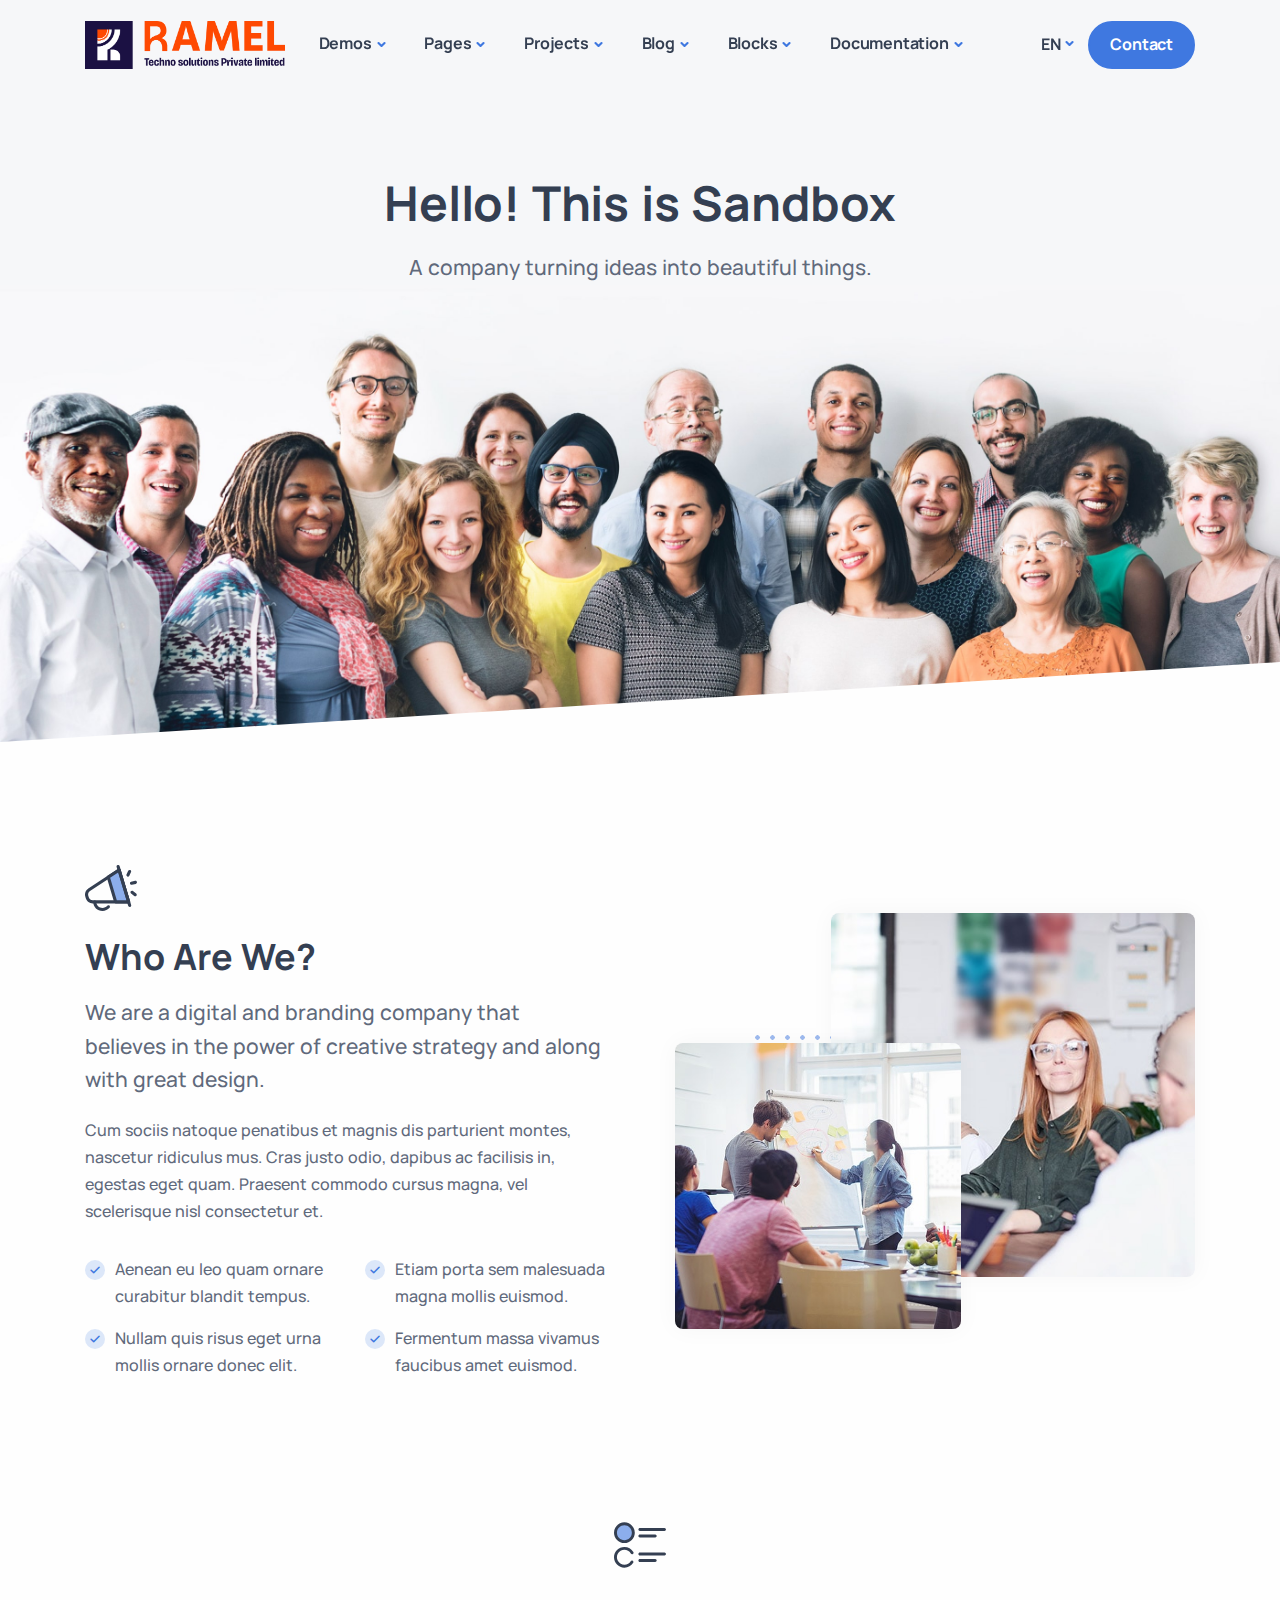
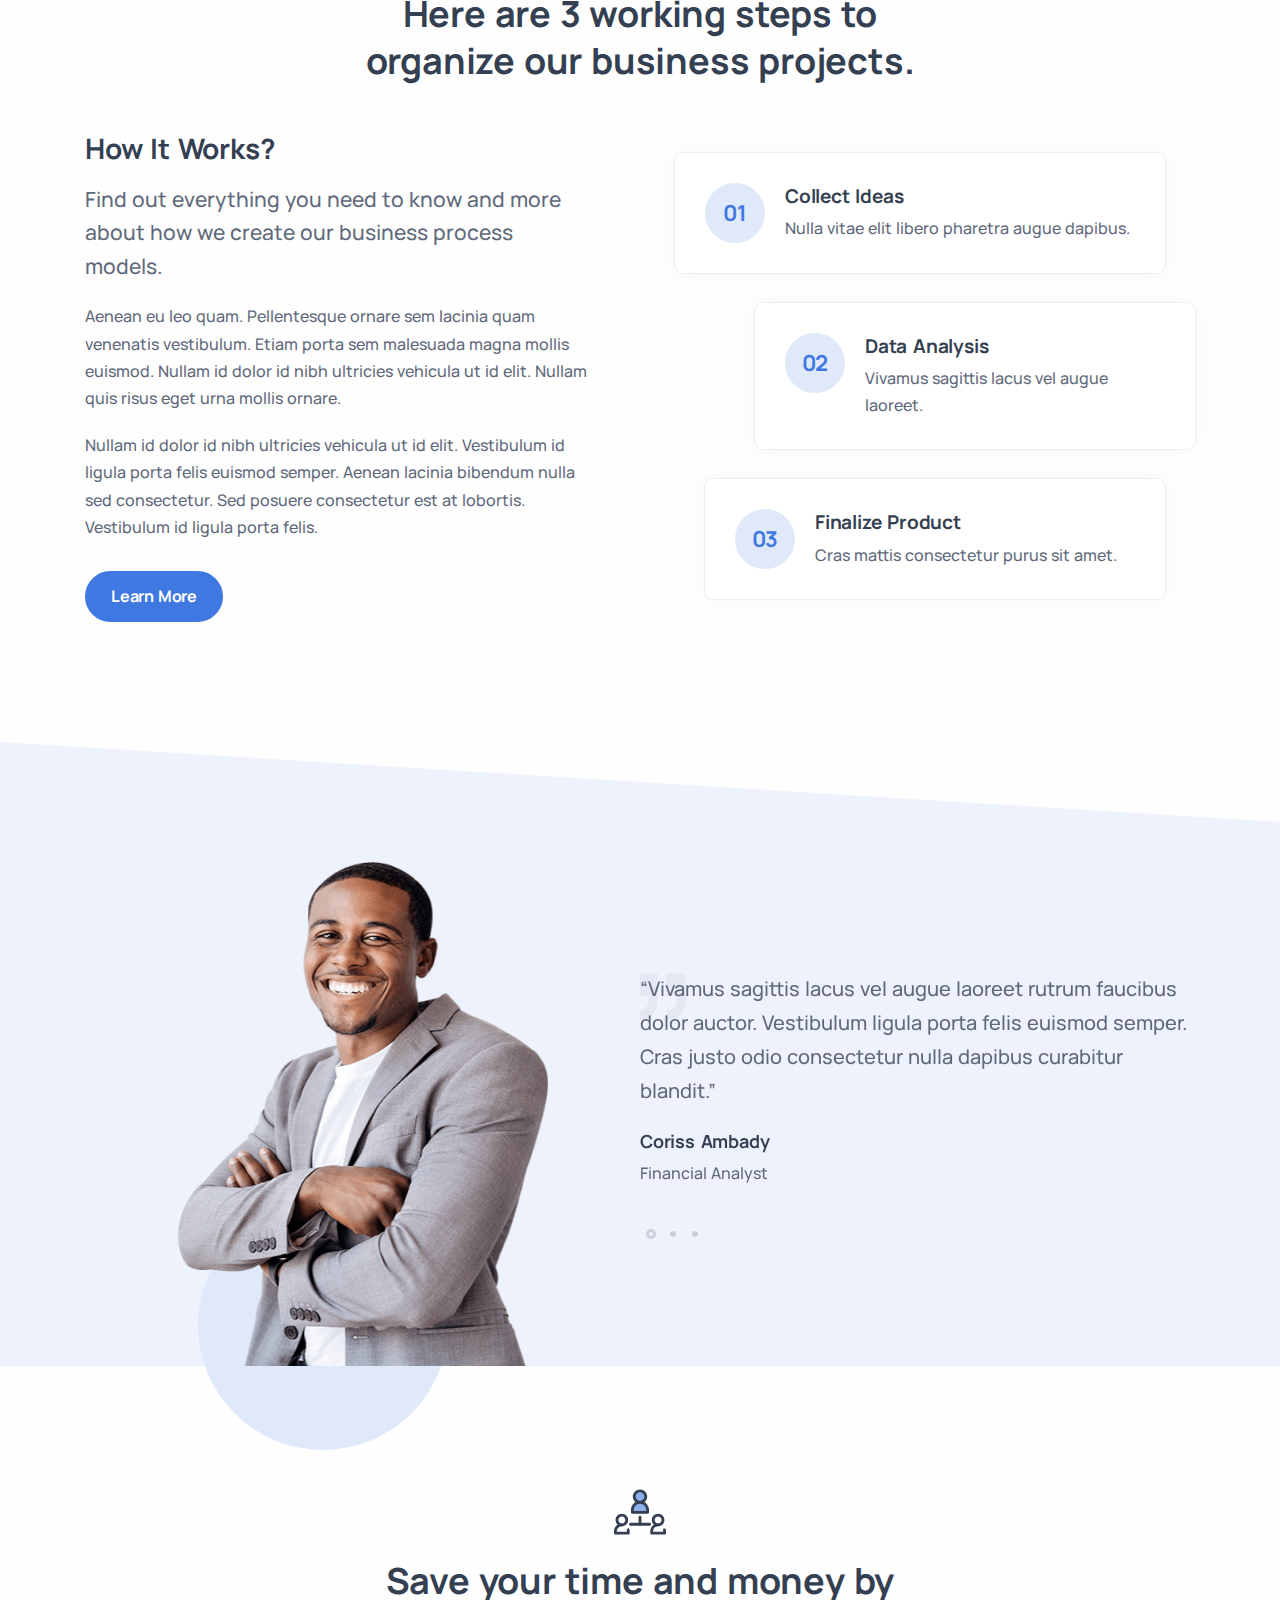
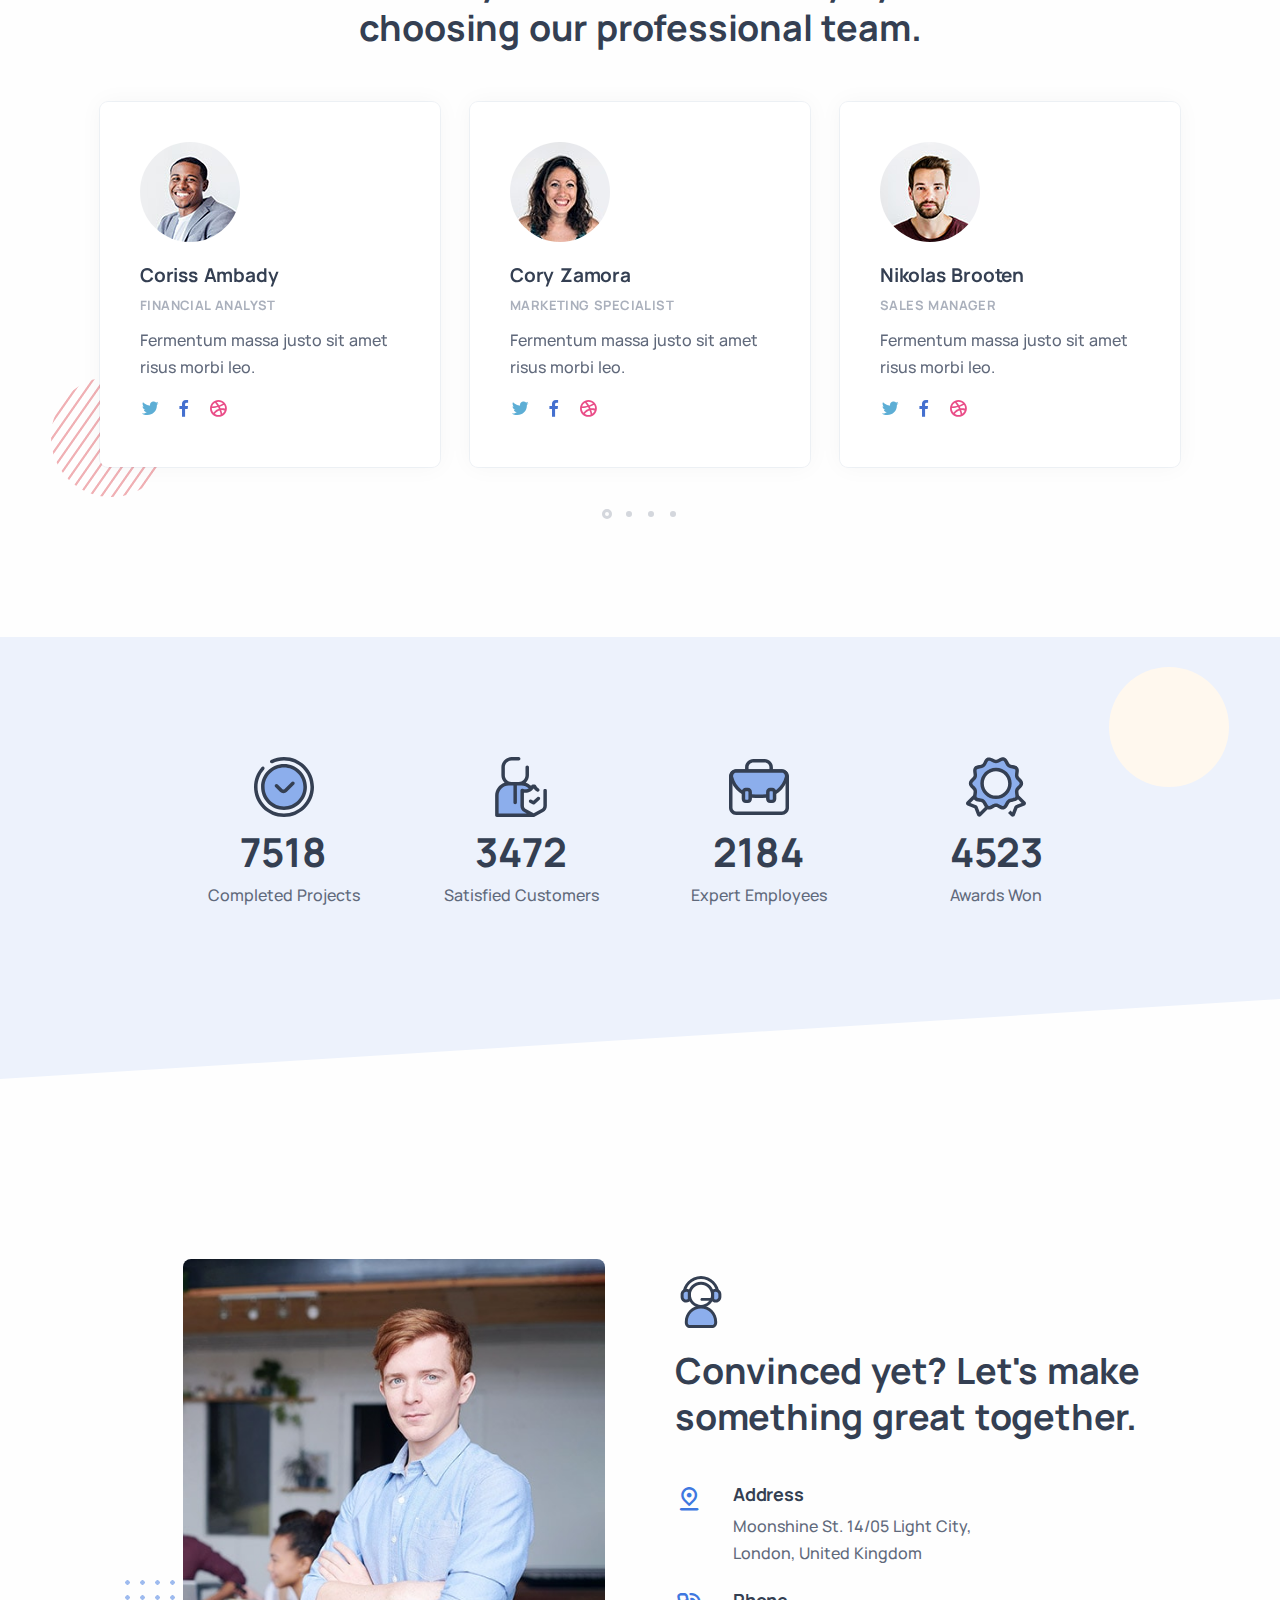
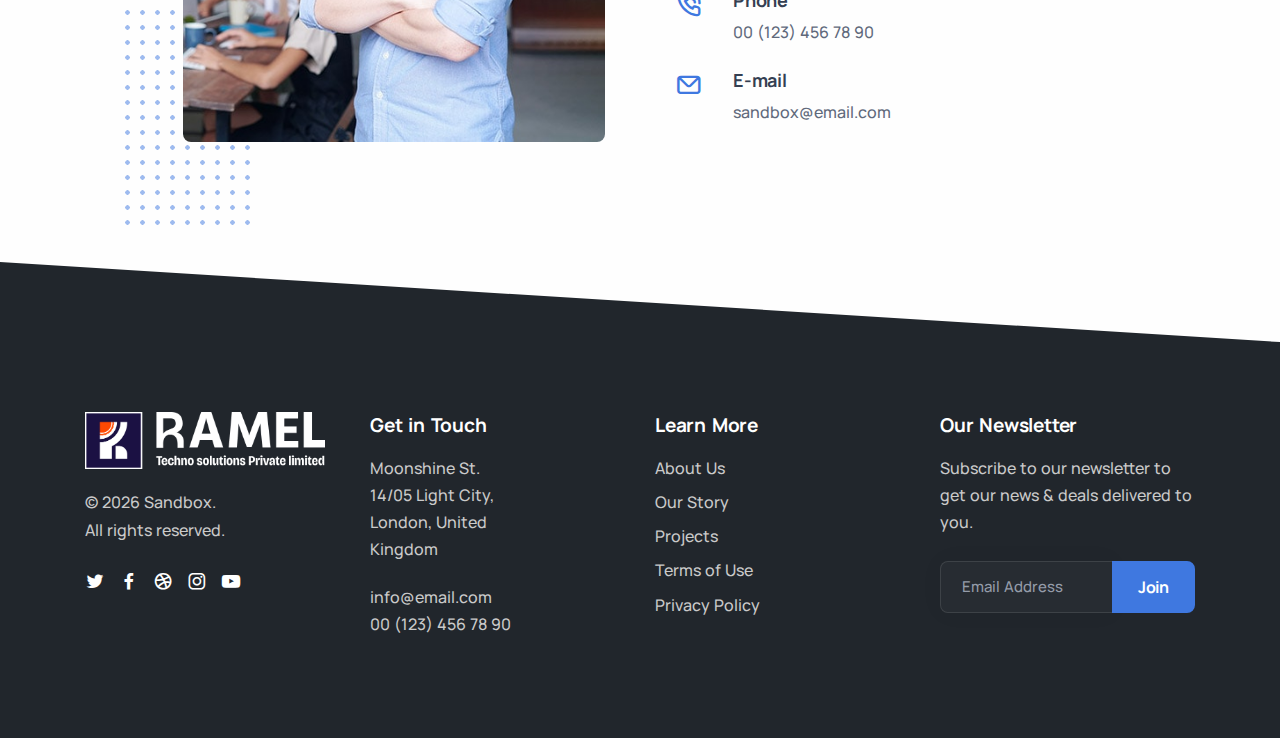
<file: about.html>
<!DOCTYPE html>
<html lang="en">

<head>
  <meta charset="utf-8">
  <meta name="viewport" content="width=device-width, initial-scale=1.0">
  <meta name="description" content="An impressive and flawless site template that includes various UI elements and countless features, attractive ready-made blocks and rich pages, basically everything you need to create a unique and professional website.">
  <meta name="keywords" content="bootstrap 5, business, corporate, creative, gulp, marketing, minimal, modern, multipurpose, one page, responsive, saas, sass, seo, startup, html5 template, site template">
  <meta name="author" content="elemis">
  <title>Sandbox - Modern & Multipurpose Bootstrap 5 Template</title>
  <link rel="shortcut icon" href="./assets/img/favicon.png">
  <link rel="stylesheet" href="./assets/css/plugins.css">
  <link rel="stylesheet" href="./assets/css/style.css">
</head>

<body>
  <div class="content-wrapper">
    <header class="wrapper bg-gray">
      <nav class="navbar navbar-expand-lg center-nav transparent navbar-light">
        <div class="container flex-lg-row flex-nowrap align-items-center">
          <div class="navbar-brand w-100">
            <a href="./index.html">
              <img src="./assets/img/logo.png" srcset="./assets/img/logo@2x.png 2x" alt="" />
            </a>
          </div>
          <div class="navbar-collapse offcanvas offcanvas-nav offcanvas-start">
            <div class="offcanvas-header d-lg-none">
              <h3 class="text-white fs-30 mb-0">Sandbox</h3>
              <button type="button" class="btn-close btn-close-white" data-bs-dismiss="offcanvas" aria-label="Close"></button>
            </div>
            <div class="offcanvas-body ms-lg-auto d-flex flex-column h-100">
              <ul class="navbar-nav">
                <li class="nav-item dropdown dropdown-mega">
                  <a class="nav-link dropdown-toggle" href="#" data-bs-toggle="dropdown">Demos</a>
                  <ul class="dropdown-menu mega-menu mega-menu-dark mega-menu-img">
                    <li class="mega-menu-content mega-menu-scroll">
                      <ul class="row row-cols-1 row-cols-lg-6 gx-0 gx-lg-4 gy-lg-2 list-unstyled">
                        <li class="col">
                          <a class="dropdown-item" href="./demo1.html">
                            <figure class="rounded lift d-none d-lg-block"><img src="./assets/img/demos/mi1.jpg" srcset="./assets/img/demos/mi1@2x.jpg 2x" alt=""></figure>
                            <span class="d-lg-none">Demo 1</span>
                          </a>
                        </li>
                        <li class="col">
                          <a class="dropdown-item" href="./demo2.html">
                            <figure class="rounded lift d-none d-lg-block"><img src="./assets/img/demos/mi2.jpg" srcset="./assets/img/demos/mi2@2x.jpg 2x" alt=""></figure>
                            <span class="d-lg-none">Demo 2</span>
                          </a>
                        </li>
                        <li class="col">
                          <a class="dropdown-item" href="./demo3.html">
                            <figure class="rounded lift d-none d-lg-block"><img src="./assets/img/demos/mi3.jpg" srcset="./assets/img/demos/mi3@2x.jpg 2x" alt=""></figure>
                            <span class="d-lg-none">Demo 3</span>
                          </a>
                        </li>
                        <li class="col">
                          <a class="dropdown-item" href="./demo4.html">
                            <figure class="rounded lift d-none d-lg-block"><img src="./assets/img/demos/mi4.jpg" srcset="./assets/img/demos/mi4@2x.jpg 2x" alt=""></figure>
                            <span class="d-lg-none">Demo 4</span>
                          </a>
                        </li>
                        <li class="col">
                          <a class="dropdown-item" href="./demo5.html">
                            <figure class="rounded lift d-none d-lg-block"><img src="./assets/img/demos/mi5.jpg" srcset="./assets/img/demos/mi5@2x.jpg 2x" alt=""></figure>
                            <span class="d-lg-none">Demo 5</span>
                          </a>
                        </li>
                        <li class="col">
                          <a class="dropdown-item" href="./demo6.html">
                            <figure class="rounded lift d-none d-lg-block"><img src="./assets/img/demos/mi6.jpg" srcset="./assets/img/demos/mi6@2x.jpg 2x" alt=""></figure>
                            <span class="d-lg-none">Demo 6</span>
                          </a>
                        </li>
                        <li class="col">
                          <a class="dropdown-item" href="./demo7.html">
                            <figure class="rounded lift d-none d-lg-block"><img src="./assets/img/demos/mi7.jpg" srcset="./assets/img/demos/mi7@2x.jpg 2x" alt=""></figure>
                            <span class="d-lg-none">Demo 7</span>
                          </a>
                        </li>
                        <li class="col">
                          <a class="dropdown-item" href="./demo8.html">
                            <figure class="rounded lift d-none d-lg-block"><img src="./assets/img/demos/mi8.jpg" srcset="./assets/img/demos/mi8@2x.jpg 2x" alt=""></figure>
                            <span class="d-lg-none">Demo 8</span>
                          </a>
                        </li>
                        <li class="col">
                          <a class="dropdown-item" href="./demo9.html">
                            <figure class="rounded lift d-none d-lg-block"><img src="./assets/img/demos/mi9.jpg" srcset="./assets/img/demos/mi9@2x.jpg 2x" alt=""></figure>
                            <span class="d-lg-none">Demo 9</span>
                          </a>
                        </li>
                        <li class="col">
                          <a class="dropdown-item" href="./demo10.html">
                            <figure class="rounded lift d-none d-lg-block"><img src="./assets/img/demos/mi10.jpg" srcset="./assets/img/demos/mi10@2x.jpg 2x" alt=""></figure>
                            <span class="d-lg-none">Demo 10</span>
                          </a>
                        </li>
                        <li class="col">
                          <a class="dropdown-item" href="./demo11.html">
                            <figure class="rounded lift d-none d-lg-block"><img src="./assets/img/demos/mi11.jpg" srcset="./assets/img/demos/mi11@2x.jpg 2x" alt=""></figure>
                            <span class="d-lg-none">Demo 11</span>
                          </a>
                        </li>
                        <li class="col">
                          <a class="dropdown-item" href="./demo12.html">
                            <figure class="rounded lift d-none d-lg-block"><img src="./assets/img/demos/mi12.jpg" srcset="./assets/img/demos/mi12@2x.jpg 2x" alt=""></figure>
                            <span class="d-lg-none">Demo 12</span>
                          </a>
                        </li>
                        <li class="col">
                          <a class="dropdown-item" href="./demo13.html">
                            <figure class="rounded lift d-none d-lg-block"><img src="./assets/img/demos/mi13.jpg" srcset="./assets/img/demos/mi13@2x.jpg 2x" alt=""></figure>
                            <span class="d-lg-none">Demo 13</span>
                          </a>
                        </li>
                        <li class="col">
                          <a class="dropdown-item" href="./demo14.html">
                            <figure class="rounded lift d-none d-lg-block"><img src="./assets/img/demos/mi14.jpg" srcset="./assets/img/demos/mi14@2x.jpg 2x" alt=""></figure>
                            <span class="d-lg-none">Demo 14</span>
                          </a>
                        </li>
                        <li class="col">
                          <a class="dropdown-item" href="./demo15.html">
                            <figure class="rounded lift d-none d-lg-block"><img src="./assets/img/demos/mi15.jpg" srcset="./assets/img/demos/mi15@2x.jpg 2x" alt=""></figure>
                            <span class="d-lg-none">Demo 15</span>
                          </a>
                        </li>
                        <li class="col">
                          <a class="dropdown-item" href="./demo16.html">
                            <figure class="rounded lift d-none d-lg-block"><img src="./assets/img/demos/mi16.jpg" srcset="./assets/img/demos/mi16@2x.jpg 2x" alt=""></figure>
                            <span class="d-lg-none">Demo 16</span>
                          </a>
                        </li>
                        <li class="col">
                          <a class="dropdown-item" href="./demo17.html">
                            <figure class="rounded lift d-none d-lg-block"><img src="./assets/img/demos/mi17.jpg" srcset="./assets/img/demos/mi17@2x.jpg 2x" alt=""></figure>
                            <span class="d-lg-none">Demo 17</span>
                          </a>
                        </li>
                        <li class="col">
                          <a class="dropdown-item" href="./demo18.html">
                            <figure class="rounded lift d-none d-lg-block"><img src="./assets/img/demos/mi18.jpg" srcset="./assets/img/demos/mi18@2x.jpg 2x" alt=""></figure>
                            <span class="d-lg-none">Demo 18</span>
                          </a>
                        </li>
                        <li class="col">
                          <a class="dropdown-item" href="./demo19.html">
                            <figure class="rounded lift d-none d-lg-block"><img src="./assets/img/demos/mi19.jpg" srcset="./assets/img/demos/mi19@2x.jpg 2x" alt=""></figure>
                            <span class="d-lg-none">Demo 19</span>
                          </a>
                        </li>
                        <li class="col">
                          <a class="dropdown-item" href="./demo20.html">
                            <figure class="rounded lift d-none d-lg-block"><img src="./assets/img/demos/mi20.jpg" srcset="./assets/img/demos/mi20@2x.jpg 2x" alt=""></figure>
                            <span class="d-lg-none">Demo 20</span>
                          </a>
                        </li>
                        <li class="col">
                          <a class="dropdown-item" href="./demo21.html">
                            <figure class="rounded lift d-none d-lg-block"><img src="./assets/img/demos/mi21.jpg" srcset="./assets/img/demos/mi21@2x.jpg 2x" alt=""></figure>
                            <span class="d-lg-none">Demo 21</span>
                          </a>
                        </li>
                        <li class="col">
                          <a class="dropdown-item" href="./demo22.html">
                            <figure class="rounded lift d-none d-lg-block"><img src="./assets/img/demos/mi22.jpg" srcset="./assets/img/demos/mi22@2x.jpg 2x" alt=""></figure>
                            <span class="d-lg-none">Demo 22</span>
                          </a>
                        </li>
                        <li class="col">
                          <a class="dropdown-item" href="./demo23.html">
                            <figure class="rounded lift d-none d-lg-block"><img src="./assets/img/demos/mi23.jpg" srcset="./assets/img/demos/mi23@2x.jpg 2x" alt=""></figure>
                            <span class="d-lg-none">Demo 23</span>
                          </a>
                        </li>
                        <li class="col">
                          <a class="dropdown-item" href="./demo24.html">
                            <figure class="rounded lift d-none d-lg-block"><img src="./assets/img/demos/mi24.jpg" srcset="./assets/img/demos/mi24@2x.jpg 2x" alt=""></figure>
                            <span class="d-lg-none">Demo 24</span>
                          </a>
                        </li>
                        <li class="col">
                          <a class="dropdown-item" href="./demo25.html">
                            <figure class="rounded lift d-none d-lg-block"><img src="./assets/img/demos/mi25.jpg" srcset="./assets/img/demos/mi25@2x.jpg 2x" alt=""></figure>
                            <span class="d-lg-none">Demo 25</span>
                          </a>
                        </li>
                        <li class="col">
                          <a class="dropdown-item" href="./demo26.html">
                            <figure class="rounded lift d-none d-lg-block"><img src="./assets/img/demos/mi26.jpg" srcset="./assets/img/demos/mi26@2x.jpg 2x" alt=""></figure>
                            <span class="d-lg-none">Demo 26</span>
                          </a>
                        </li>
                        <li class="col">
                          <a class="dropdown-item" href="./demo27.html">
                            <figure class="rounded lift d-none d-lg-block"><img src="./assets/img/demos/mi27.jpg" srcset="./assets/img/demos/mi27@2x.jpg 2x" alt=""></figure>
                            <span class="d-lg-none">Demo 27</span>
                          </a>
                        </li>
                        <li class="col">
                          <a class="dropdown-item" href="./demo28.html">
                            <figure class="rounded lift d-none d-lg-block"><img src="./assets/img/demos/mi28.jpg" srcset="./assets/img/demos/mi28@2x.jpg 2x" alt=""></figure>
                            <span class="d-lg-none">Demo 28</span>
                          </a>
                        </li>
                        <li class="col">
                          <a class="dropdown-item" href="./demo29.html">
                            <figure class="rounded lift d-none d-lg-block"><img src="./assets/img/demos/mi29.jpg" srcset="./assets/img/demos/mi29@2x.jpg 2x" alt=""></figure>
                            <span class="d-lg-none">Demo 29</span>
                          </a>
                        </li>
                        <li class="col">
                          <a class="dropdown-item" href="./demo30.html">
                            <figure class="rounded lift d-none d-lg-block"><img src="./assets/img/demos/mi30.jpg" srcset="./assets/img/demos/mi30@2x.jpg 2x" alt=""></figure>
                            <span class="d-lg-none">Demo 30</span>
                          </a>
                        </li>
                        <li class="col">
                          <a class="dropdown-item" href="./demo31.html">
                            <figure class="rounded lift d-none d-lg-block"><img src="./assets/img/demos/mi31.jpg" srcset="./assets/img/demos/mi31@2x.jpg 2x" alt=""></figure>
                            <span class="d-lg-none">Demo 31</span>
                          </a>
                        </li>
                        <li class="col">
                          <a class="dropdown-item" href="./demo32.html">
                            <figure class="rounded lift d-none d-lg-block"><img src="./assets/img/demos/mi32.jpg" srcset="./assets/img/demos/mi32@2x.jpg 2x" alt=""></figure>
                            <span class="d-lg-none">Demo 32</span>
                          </a>
                        </li>
                        <li class="col">
                          <a class="dropdown-item" href="./demo33.html">
                            <figure class="rounded lift d-none d-lg-block"><img src="./assets/img/demos/mi33.jpg" srcset="./assets/img/demos/mi33@2x.jpg 2x" alt=""></figure>
                            <span class="d-lg-none">Demo 33</span>
                          </a>
                        </li>
                        <li class="col">
                          <a class="dropdown-item" href="./demo34.html">
                            <figure class="rounded lift d-none d-lg-block"><img src="./assets/img/demos/mi34.jpg" srcset="./assets/img/demos/mi34@2x.jpg 2x" alt=""></figure>
                            <span class="d-lg-none">Demo 34</span>
                          </a>
                        </li>
                        <li class="col">
                          <a class="dropdown-item" href="./demo35.html">
                            <figure class="rounded lift d-none d-lg-block"><img src="./assets/img/demos/mi35.jpg" srcset="./assets/img/demos/mi35@2x.jpg 2x" alt=""></figure>
                            <span class="d-lg-none">Demo 35</span>
                          </a>
                        </li>
                        <li class="col">
                          <a class="dropdown-item" href="./demo36.html">
                            <figure class="rounded lift d-none d-lg-block"><img src="./assets/img/demos/mi36.jpg" srcset="./assets/img/demos/mi36@2x.jpg 2x" alt=""></figure>
                            <span class="d-lg-none">Demo 36</span>
                          </a>
                        </li>
                      </ul>
                      <!--/.row -->
                      <span class="d-none d-lg-flex"><i class="uil uil-direction"></i><strong>Scroll to view more</strong></span>
                    </li>
                    <!--/.mega-menu-content-->
                  </ul>
                  <!--/.dropdown-menu -->
                </li>
                <li class="nav-item dropdown">
                  <a class="nav-link dropdown-toggle" href="#" data-bs-toggle="dropdown">Pages</a>
                  <ul class="dropdown-menu">
                    <li class="dropdown dropdown-submenu dropend"><a class="dropdown-item dropdown-toggle" href="#" data-bs-toggle="dropdown">Services</a>
                      <ul class="dropdown-menu">
                        <li class="nav-item"><a class="dropdown-item" href="./services.html">Services I</a></li>
                        <li class="nav-item"><a class="dropdown-item" href="./services2.html">Services II</a></li>
                      </ul>
                    </li>
                    <li class="dropdown dropdown-submenu dropend"><a class="dropdown-item dropdown-toggle" href="#" data-bs-toggle="dropdown">About</a>
                      <ul class="dropdown-menu">
                        <li class="nav-item"><a class="dropdown-item" href="./about.html">About I</a></li>
                        <li class="nav-item"><a class="dropdown-item" href="./about2.html">About II</a></li>
                      </ul>
                    </li>
                    <li class="dropdown dropdown-submenu dropend"><a class="dropdown-item dropdown-toggle" href="#" data-bs-toggle="dropdown">Shop</a>
                      <ul class="dropdown-menu">
                        <li class="nav-item"><a class="dropdown-item" href="./shop.html">Shop I</a></li>
                        <li class="nav-item"><a class="dropdown-item" href="./shop2.html">Shop II</a></li>
                        <li class="nav-item"><a class="dropdown-item" href="./shop-product.html">Product Page</a></li>
                        <li class="nav-item"><a class="dropdown-item" href="./shop-cart.html">Shopping Cart</a></li>
                        <li class="nav-item"><a class="dropdown-item" href="./shop-checkout.html">Checkout</a></li>
                      </ul>
                    </li>
                    <li class="dropdown dropdown-submenu dropend"><a class="dropdown-item dropdown-toggle" href="#" data-bs-toggle="dropdown">Contact</a>
                      <ul class="dropdown-menu">
                        <li class="nav-item"><a class="dropdown-item" href="./contact.html">Contact I</a></li>
                        <li class="nav-item"><a class="dropdown-item" href="./contact2.html">Contact II</a></li>
                        <li class="nav-item"><a class="dropdown-item" href="./contact3.html">Contact III</a></li>
                      </ul>
                    </li>
                    <li class="dropdown dropdown-submenu dropend"><a class="dropdown-item dropdown-toggle" href="#" data-bs-toggle="dropdown">Career</a>
                      <ul class="dropdown-menu">
                        <li class="nav-item"><a class="dropdown-item" href="./career.html">Job Listing I</a></li>
                        <li class="nav-item"><a class="dropdown-item" href="./career2.html">Job Listing II</a></li>
                        <li class="nav-item"><a class="dropdown-item" href="./career-job.html">Job Description</a></li>
                      </ul>
                    </li>
                    <li class="dropdown dropdown-submenu dropend"><a class="dropdown-item dropdown-toggle" href="#" data-bs-toggle="dropdown">Utility</a>
                      <ul class="dropdown-menu">
                        <li class="nav-item"><a class="dropdown-item" href="./404.html">404 Not Found</a></li>
                        <li class="nav-item"><a class="dropdown-item" href="./page-loader.html">Page Loader</a></li>
                        <li class="nav-item"><a class="dropdown-item" href="./signin.html">Sign In I</a></li>
                        <li class="nav-item"><a class="dropdown-item" href="./signin2.html">Sign In II</a></li>
                        <li class="nav-item"><a class="dropdown-item" href="./signup.html">Sign Up I</a></li>
                        <li class="nav-item"><a class="dropdown-item" href="./signup2.html">Sign Up II</a></li>
                        <li class="nav-item"><a class="dropdown-item" href="./terms.html">Terms</a></li>
                      </ul>
                    </li>
                    <li class="nav-item"><a class="dropdown-item" href="./pricing.html">Pricing</a></li>
                    <li class="nav-item"><a class="dropdown-item" href="./onepage.html">One Page</a></li>
                  </ul>
                </li>
                <li class="nav-item dropdown">
                  <a class="nav-link dropdown-toggle" href="#" data-bs-toggle="dropdown">Projects</a>
                  <div class="dropdown-menu dropdown-lg">
                    <div class="dropdown-lg-content">
                      <div>
                        <h6 class="dropdown-header">Project Pages</h6>
                        <ul class="list-unstyled">
                          <li><a class="dropdown-item" href="./projects.html">Projects I</a></li>
                          <li><a class="dropdown-item" href="./projects2.html">Projects II</a></li>
                          <li><a class="dropdown-item" href="./projects3.html">Projects III</a></li>
                          <li><a class="dropdown-item" href="./projects4.html">Projects IV</a></li>
                        </ul>
                      </div>
                      <!-- /.column -->
                      <div>
                        <h6 class="dropdown-header">Single Projects</h6>
                        <ul class="list-unstyled">
                          <li><a class="dropdown-item" href="./single-project.html">Single Project I</a></li>
                          <li><a class="dropdown-item" href="./single-project2.html">Single Project II</a></li>
                          <li><a class="dropdown-item" href="./single-project3.html">Single Project III</a></li>
                          <li><a class="dropdown-item" href="./single-project4.html">Single Project IV</a></li>
                        </ul>
                      </div>
                      <!-- /.column -->
                    </div>
                    <!-- /auto-column -->
                  </div>
                </li>
                <li class="nav-item dropdown">
                  <a class="nav-link dropdown-toggle" href="#" data-bs-toggle="dropdown">Blog</a>
                  <ul class="dropdown-menu">
                    <li class="nav-item"><a class="dropdown-item" href="./blog.html">Blog without Sidebar</a></li>
                    <li class="nav-item"><a class="dropdown-item" href="./blog2.html">Blog with Sidebar</a></li>
                    <li class="nav-item"><a class="dropdown-item" href="./blog3.html">Blog with Left Sidebar</a></li>
                    <li class="dropdown dropdown-submenu dropend"><a class="dropdown-item dropdown-toggle" href="#" data-bs-toggle="dropdown">Blog Posts</a>
                      <ul class="dropdown-menu">
                        <li class="nav-item"><a class="dropdown-item" href="./blog-post.html">Post without Sidebar</a></li>
                        <li class="nav-item"><a class="dropdown-item" href="./blog-post2.html">Post with Sidebar</a></li>
                        <li class="nav-item"><a class="dropdown-item" href="./blog-post3.html">Post with Left Sidebar</a></li>
                      </ul>
                    </li>
                  </ul>
                </li>
                <li class="nav-item dropdown dropdown-mega">
                  <a class="nav-link dropdown-toggle" href="#" data-bs-toggle="dropdown">Blocks</a>
                  <ul class="dropdown-menu mega-menu mega-menu-dark mega-menu-img">
                    <li class="mega-menu-content">
                      <ul class="row row-cols-1 row-cols-lg-6 gx-0 gx-lg-6 gy-lg-4 list-unstyled">
                        <li class="col"><a class="dropdown-item" href="./docs/blocks/about.html">
                            <div class="rounded img-svg d-none d-lg-block p-4 mb-lg-2"><img class="rounded-0" src="./assets/img/demos/block1.svg" alt=""></div>
                            <span>About</span>
                          </a>
                        </li>
                        <li class="col"><a class="dropdown-item" href="./docs/blocks/blog.html">
                            <div class="rounded img-svg d-none d-lg-block p-4 mb-lg-2"><img class="rounded-0" src="./assets/img/demos/block2.svg" alt=""></div>
                            <span>Blog</span>
                          </a>
                        </li>
                        <li class="col"><a class="dropdown-item" href="./docs/blocks/call-to-action.html">
                            <div class="rounded img-svg d-none d-lg-block p-4 mb-lg-2"><img class="rounded-0" src="./assets/img/demos/block3.svg" alt=""></div>
                            <span>Call to Action</span>
                          </a>
                        </li>
                        <li class="col"><a class="dropdown-item" href="./docs/blocks/clients.html">
                            <div class="rounded img-svg d-none d-lg-block p-4 mb-lg-2"><img class="rounded-0" src="./assets/img/demos/block4.svg" alt=""></div>
                            <span>Clients</span>
                          </a>
                        </li>
                        <li class="col"><a class="dropdown-item" href="./docs/blocks/contact.html">
                            <div class="rounded img-svg d-none d-lg-block p-4 mb-lg-2"><img class="rounded-0" src="./assets/img/demos/block5.svg" alt=""></div>
                            <span>Contact</span>
                          </a>
                        </li>
                        <li class="col"><a class="dropdown-item" href="./docs/blocks/facts.html">
                            <div class="rounded img-svg d-none d-lg-block p-4 mb-lg-2"><img class="rounded-0" src="./assets/img/demos/block6.svg" alt=""></div>
                            <span>Facts</span>
                          </a>
                        </li>
                        <li class="col"><a class="dropdown-item" href="./docs/blocks/faq.html">
                            <div class="rounded img-svg d-none d-lg-block p-4 mb-lg-2"><img class="rounded-0" src="./assets/img/demos/block7.svg" alt=""></div>
                            <span>FAQ</span>
                          </a>
                        </li>
                        <li class="col"><a class="dropdown-item" href="./docs/blocks/features.html">
                            <div class="rounded img-svg d-none d-lg-block p-4 mb-lg-2"><img class="rounded-0" src="./assets/img/demos/block8.svg" alt=""></div>
                            <span>Features</span>
                          </a>
                        </li>
                        <li class="col"><a class="dropdown-item" href="./docs/blocks/footer.html">
                            <div class="rounded img-svg d-none d-lg-block p-4 mb-lg-2"><img class="rounded-0" src="./assets/img/demos/block9.svg" alt=""></div>
                            <span>Footer</span>
                          </a>
                        </li>
                        <li class="col"><a class="dropdown-item" href="./docs/blocks/hero.html">
                            <div class="rounded img-svg d-none d-lg-block p-4 mb-lg-2"><img class="rounded-0" src="./assets/img/demos/block10.svg" alt=""></div>
                            <span>Hero</span>
                          </a>
                        </li>
                        <li class="col"><a class="dropdown-item" href="./docs/blocks/misc.html">
                            <div class="rounded img-svg d-none d-lg-block p-4 mb-lg-2"><img class="rounded-0" src="./assets/img/demos/block17.svg" alt=""></div>
                            <span>Misc</span>
                          </a>
                        </li>
                        <li class="col"><a class="dropdown-item" href="./docs/blocks/navbar.html">
                            <div class="rounded img-svg d-none d-lg-block p-4 mb-lg-2"><img class="rounded-0" src="./assets/img/demos/block11.svg" alt=""></div>
                            <span>Navbar</span>
                          </a>
                        </li>
                        <li class="col"><a class="dropdown-item" href="./docs/blocks/portfolio.html">
                            <div class="rounded img-svg d-none d-lg-block p-4 mb-lg-2"><img class="rounded-0" src="./assets/img/demos/block12.svg" alt=""></div>
                            <span>Portfolio</span>
                          </a>
                        </li>
                        <li class="col"><a class="dropdown-item" href="./docs/blocks/pricing.html">
                            <div class="rounded img-svg d-none d-lg-block p-4 mb-lg-2"><img class="rounded-0" src="./assets/img/demos/block13.svg" alt=""></div>
                            <span>Pricing</span>
                          </a>
                        </li>
                        <li class="col"><a class="dropdown-item" href="./docs/blocks/process.html">
                            <div class="rounded img-svg d-none d-lg-block p-4 mb-lg-2"><img class="rounded-0" src="./assets/img/demos/block14.svg" alt=""></div>
                            <span>Process</span>
                          </a>
                        </li>
                        <li class="col"><a class="dropdown-item" href="./docs/blocks/team.html">
                            <div class="rounded img-svg d-none d-lg-block p-4 mb-lg-2"><img class="rounded-0" src="./assets/img/demos/block15.svg" alt=""></div>
                            <span>Team</span>
                          </a>
                        </li>
                        <li class="col"><a class="dropdown-item" href="./docs/blocks/testimonials.html">
                            <div class="rounded img-svg d-none d-lg-block p-4 mb-lg-2"><img class="rounded-0" src="./assets/img/demos/block16.svg" alt=""></div>
                            <span>Testimonials</span>
                          </a>
                        </li>
                      </ul>
                      <!--/.row -->
                    </li>
                    <!--/.mega-menu-content-->
                  </ul>
                  <!--/.dropdown-menu -->
                </li>
                <li class="nav-item dropdown dropdown-mega">
                  <a class="nav-link dropdown-toggle" href="#" data-bs-toggle="dropdown">Documentation</a>
                  <ul class="dropdown-menu mega-menu">
                    <li class="mega-menu-content">
                      <div class="row gx-0 gx-lg-3">
                        <div class="col-lg-4">
                          <h6 class="dropdown-header">Usage</h6>
                          <ul class="list-unstyled cc-2 pb-lg-1">
                            <li><a class="dropdown-item" href="./docs/index.html">Get Started</a></li>
                            <li><a class="dropdown-item" href="./docs/forms.html">Forms</a></li>
                            <li><a class="dropdown-item" href="./docs/faq.html">FAQ</a></li>
                            <li><a class="dropdown-item" href="./docs/changelog.html">Changelog</a></li>
                            <li><a class="dropdown-item" href="./docs/credits.html">Credits</a></li>
                          </ul>
                          <h6 class="dropdown-header mt-lg-6">Styleguide</h6>
                          <ul class="list-unstyled cc-2">
                            <li><a class="dropdown-item" href="./docs/styleguide/colors.html">Colors</a></li>
                            <li><a class="dropdown-item" href="./docs/styleguide/fonts.html">Fonts</a></li>
                            <li><a class="dropdown-item" href="./docs/styleguide/icons-svg.html">SVG Icons</a></li>
                            <li><a class="dropdown-item" href="./docs/styleguide/icons-font.html">Font Icons</a></li>
                            <li><a class="dropdown-item" href="./docs/styleguide/illustrations.html">Illustrations</a></li>
                            <li><a class="dropdown-item" href="./docs/styleguide/backgrounds.html">Backgrounds</a></li>
                            <li><a class="dropdown-item" href="./docs/styleguide/misc.html">Misc</a></li>
                          </ul>
                        </div>
                        <!--/column -->
                        <div class="col-lg-8">
                          <h6 class="dropdown-header">Elements</h6>
                          <ul class="list-unstyled cc-3">
                            <li><a class="dropdown-item" href="./docs/elements/accordion.html">Accordion</a></li>
                            <li><a class="dropdown-item" href="./docs/elements/alerts.html">Alerts</a></li>
                            <li><a class="dropdown-item" href="./docs/elements/animations.html">Animations</a></li>
                            <li><a class="dropdown-item" href="./docs/elements/avatars.html">Avatars</a></li>
                            <li><a class="dropdown-item" href="./docs/elements/background.html">Background</a></li>
                            <li><a class="dropdown-item" href="./docs/elements/badges.html">Badges</a></li>
                            <li><a class="dropdown-item" href="./docs/elements/buttons.html">Buttons</a></li>
                            <li><a class="dropdown-item" href="./docs/elements/card.html">Card</a></li>
                            <li><a class="dropdown-item" href="./docs/elements/carousel.html">Carousel</a></li>
                            <li><a class="dropdown-item" href="./docs/elements/dividers.html">Dividers</a></li>
                            <li><a class="dropdown-item" href="./docs/elements/form-elements.html">Form Elements</a></li>
                            <li><a class="dropdown-item" href="./docs/elements/image-hover.html">Image Hover</a></li>
                            <li><a class="dropdown-item" href="./docs/elements/image-mask.html">Image Mask</a></li>
                            <li><a class="dropdown-item" href="./docs/elements/lightbox.html">Lightbox</a></li>
                            <li><a class="dropdown-item" href="./docs/elements/player.html">Media Player</a></li>
                            <li><a class="dropdown-item" href="./docs/elements/modal.html">Modal</a></li>
                            <li><a class="dropdown-item" href="./docs/elements/pagination.html">Pagination</a></li>
                            <li><a class="dropdown-item" href="./docs/elements/progressbar.html">Progressbar</a></li>
                            <li><a class="dropdown-item" href="./docs/elements/shadows.html">Shadows</a></li>
                            <li><a class="dropdown-item" href="./docs/elements/shapes.html">Shapes</a></li>
                            <li><a class="dropdown-item" href="./docs/elements/tables.html">Tables</a></li>
                            <li><a class="dropdown-item" href="./docs/elements/tabs.html">Tabs</a></li>
                            <li><a class="dropdown-item" href="./docs/elements/text-animations.html">Text Animations</a></li>
                            <li><a class="dropdown-item" href="./docs/elements/text-highlight.html">Text Highlight</a></li>
                            <li><a class="dropdown-item" href="./docs/elements/tiles.html">Tiles</a></li>
                            <li><a class="dropdown-item" href="./docs/elements/tooltips-popovers.html">Tooltips & Popovers</a></li>
                            <li><a class="dropdown-item" href="./docs/elements/typography.html">Typography</a></li>
                          </ul>
                        </div>
                        <!--/column -->
                      </div>
                      <!--/.row -->
                    </li>
                    <!--/.mega-menu-content-->
                  </ul>
                  <!--/.dropdown-menu -->
                </li>
              </ul>
              <!-- /.navbar-nav -->
              <div class="offcanvas-footer d-lg-none">
                <div>
                  <a href="mailto:first.last@email.com" class="link-inverse">info@email.com</a>
                  <br /> 00 (123) 456 78 90 <br />
                  <nav class="nav social social-white mt-4">
                    <a href="#"><i class="uil uil-twitter"></i></a>
                    <a href="#"><i class="uil uil-facebook-f"></i></a>
                    <a href="#"><i class="uil uil-dribbble"></i></a>
                    <a href="#"><i class="uil uil-instagram"></i></a>
                    <a href="#"><i class="uil uil-youtube"></i></a>
                  </nav>
                  <!-- /.social -->
                </div>
              </div>
              <!-- /.offcanvas-footer -->
            </div>
            <!-- /.offcanvas-body -->
          </div>
          <!-- /.navbar-collapse -->
          <div class="navbar-other w-100 d-flex ms-auto">
            <ul class="navbar-nav flex-row align-items-center ms-auto">
              <li class="nav-item dropdown language-select text-uppercase">
                <a class="nav-link dropdown-item dropdown-toggle" href="#" role="button" data-bs-toggle="dropdown" aria-haspopup="true" aria-expanded="false">En</a>
                <ul class="dropdown-menu">
                  <li class="nav-item"><a class="dropdown-item" href="#">En</a></li>
                  <li class="nav-item"><a class="dropdown-item" href="#">De</a></li>
                  <li class="nav-item"><a class="dropdown-item" href="#">Es</a></li>
                </ul>
              </li>
              <li class="nav-item d-none d-md-block">
                <a href="./contact.html" class="btn btn-sm btn-primary rounded-pill">Contact</a>
              </li>
              <li class="nav-item d-lg-none">
                <button class="hamburger offcanvas-nav-btn"><span></span></button>
              </li>
            </ul>
            <!-- /.navbar-nav -->
          </div>
          <!-- /.navbar-other -->
        </div>
        <!-- /.container -->
      </nav>
      <!-- /.navbar -->
    </header>
    <!-- /header -->
    <section class="wrapper bg-gray">
      <div class="container pt-10 pt-md-14 text-center">
        <div class="row">
          <div class="col-xl-6 mx-auto">
            <h1 class="display-1 mb-4">Hello! This is Sandbox</h1>
            <p class="lead fs-lg mb-0">A company turning ideas into beautiful things.</p>
          </div>
          <!-- /column -->
        </div>
        <!-- /.row -->
      </div>
      <!-- /.container -->
      <figure class="position-absoute" style="bottom: 0; left: 0; z-index: 2;"><img src="./assets/img/photos/bg12.jpg" alt="" /></figure>
    </section>
    <!-- /section -->
    <section class="wrapper bg-light angled upper-end lower-end">
      <div class="container py-14 py-md-16">
        <div class="row gx-lg-8 gx-xl-12 gy-10 mb-14 mb-md-17 align-items-center">
          <div class="col-lg-6 position-relative order-lg-2">
            <div class="shape bg-dot primary rellax w-16 h-20" data-rellax-speed="1" style="top: 3rem; left: 5.5rem"></div>
            <div class="overlap-grid overlap-grid-2">
              <div class="item">
                <figure class="rounded shadow"><img src="./assets/img/photos/about2.jpg" srcset="./assets/img/photos/about2@2x.jpg 2x" alt=""></figure>
              </div>
              <div class="item">
                <figure class="rounded shadow"><img src="./assets/img/photos/about3.jpg" srcset="./assets/img/photos/about3@2x.jpg 2x" alt=""></figure>
              </div>
            </div>
          </div>
          <!--/column -->
          <div class="col-lg-6">
            <img src="./assets/img/icons/lineal/megaphone.svg" class="svg-inject icon-svg icon-svg-md mb-4" alt="" />
            <h2 class="display-4 mb-3">Who Are We?</h2>
            <p class="lead fs-lg">We are a digital and branding company that believes in the power of creative strategy and along with great design.</p>
            <p class="mb-6">Cum sociis natoque penatibus et magnis dis parturient montes, nascetur ridiculus mus. Cras justo odio, dapibus ac facilisis in, egestas eget quam. Praesent commodo cursus magna, vel scelerisque nisl consectetur et.</p>
            <div class="row gy-3 gx-xl-8">
              <div class="col-xl-6">
                <ul class="icon-list bullet-bg bullet-soft-primary mb-0">
                  <li><span><i class="uil uil-check"></i></span><span>Aenean eu leo quam ornare curabitur blandit tempus.</span></li>
                  <li class="mt-3"><span><i class="uil uil-check"></i></span><span>Nullam quis risus eget urna mollis ornare donec elit.</span></li>
                </ul>
              </div>
              <!--/column -->
              <div class="col-xl-6">
                <ul class="icon-list bullet-bg bullet-soft-primary mb-0">
                  <li><span><i class="uil uil-check"></i></span><span>Etiam porta sem malesuada magna mollis euismod.</span></li>
                  <li class="mt-3"><span><i class="uil uil-check"></i></span><span>Fermentum massa vivamus faucibus amet euismod.</span></li>
                </ul>
              </div>
              <!--/column -->
            </div>
            <!--/.row -->
          </div>
          <!--/column -->
        </div>
        <!--/.row -->
        <div class="row mb-5">
          <div class="col-md-10 col-xl-8 col-xxl-7 mx-auto text-center">
            <img src="./assets/img/icons/lineal/list.svg" class="svg-inject icon-svg icon-svg-md mb-4" alt="" />
            <h2 class="display-4 mb-4 px-lg-14">Here are 3 working steps to organize our business projects.</h2>
          </div>
          <!-- /column -->
        </div>
        <!-- /.row -->
        <div class="row gx-lg-8 gx-xl-12 gy-10 align-items-center">
          <div class="col-lg-6 order-lg-2">
            <div class="card me-lg-6">
              <div class="card-body p-6">
                <div class="d-flex flex-row">
                  <div>
                    <span class="icon btn btn-circle btn-lg btn-soft-primary pe-none me-4"><span class="number">01</span></span>
                  </div>
                  <div>
                    <h4 class="mb-1">Collect Ideas</h4>
                    <p class="mb-0">Nulla vitae elit libero pharetra augue dapibus.</p>
                  </div>
                </div>
              </div>
              <!--/.card-body -->
            </div>
            <!--/.card -->
            <div class="card ms-lg-13 mt-6">
              <div class="card-body p-6">
                <div class="d-flex flex-row">
                  <div>
                    <span class="icon btn btn-circle btn-lg btn-soft-primary pe-none me-4"><span class="number">02</span></span>
                  </div>
                  <div>
                    <h4 class="mb-1">Data Analysis</h4>
                    <p class="mb-0">Vivamus sagittis lacus vel augue laoreet.</p>
                  </div>
                </div>
              </div>
              <!--/.card-body -->
            </div>
            <!--/.card -->
            <div class="card mx-lg-6 mt-6">
              <div class="card-body p-6">
                <div class="d-flex flex-row">
                  <div>
                    <span class="icon btn btn-circle btn-lg btn-soft-primary pe-none me-4"><span class="number">03</span></span>
                  </div>
                  <div>
                    <h4 class="mb-1">Finalize Product</h4>
                    <p class="mb-0">Cras mattis consectetur purus sit amet.</p>
                  </div>
                </div>
              </div>
              <!--/.card-body -->
            </div>
            <!--/.card -->
          </div>
          <!--/column -->
          <div class="col-lg-6">
            <h2 class="display-6 mb-3">How It Works?</h2>
            <p class="lead fs-lg pe-lg-5">Find out everything you need to know and more about how we create our business process models.</p>
            <p>Aenean eu leo quam. Pellentesque ornare sem lacinia quam venenatis vestibulum. Etiam porta sem malesuada magna mollis euismod. Nullam id dolor id nibh ultricies vehicula ut id elit. Nullam quis risus eget urna mollis ornare.</p>
            <p class="mb-6">Nullam id dolor id nibh ultricies vehicula ut id elit. Vestibulum id ligula porta felis euismod semper. Aenean lacinia bibendum nulla sed consectetur. Sed posuere consectetur est at lobortis. Vestibulum id ligula porta felis.</p>
            <a href="#" class="btn btn-primary rounded-pill mb-0">Learn More</a>
          </div>
          <!--/column -->
        </div>
        <!--/.row -->
      </div>
      <!-- /.container -->
    </section>
    <!-- /section -->
    <section class="wrapper bg-soft-primary">
      <div class="container pt-16 pb-14 pb-md-0">
        <div class="row gx-lg-8 gx-xl-0 align-items-center">
          <div class="col-md-5 col-lg-5 col-xl-4 offset-xl-1 d-none d-md-flex position-relative align-self-end">
            <div class="shape rounded-circle bg-pale-primary rellax w-21 h-21 d-md-none d-lg-block" data-rellax-speed="1" style="top: 7rem; left: 1rem"></div>
            <figure><img src="./assets/img/photos/co1.png" srcset="./assets/img/photos/co1@2x.png 2x" alt=""></figure>
          </div>
          <!--/column -->
          <div class="col-md-7 col-lg-6 col-xl-6 col-xxl-5 offset-xl-1">
            <div class="swiper-container dots-start dots-closer mt-md-10 mb-md-15" data-margin="30" data-dots="true">
              <div class="swiper">
                <div class="swiper-wrapper">
                  <div class="swiper-slide">
                    <blockquote class="icon fs-lg">
                      <p>“Vivamus sagittis lacus vel augue laoreet rutrum faucibus dolor auctor. Vestibulum ligula porta felis euismod semper. Cras justo odio consectetur nulla dapibus curabitur blandit.”</p>
                      <div class="blockquote-details">
                        <div class="info ps-0">
                          <h5 class="mb-1">Coriss Ambady</h5>
                          <p class="mb-0">Financial Analyst</p>
                        </div>
                      </div>
                    </blockquote>
                  </div>
                  <!--/.swiper-slide -->
                  <div class="swiper-slide">
                    <blockquote class="icon fs-lg">
                      <p>“Vivamus sagittis lacus vel augue laoreet rutrum faucibus dolor auctor. Vestibulum ligula porta felis euismod semper. Cras justo odio consectetur adipiscing dapibus curabitur blandit.”</p>
                      <div class="blockquote-details">
                        <div class="info ps-0">
                          <h5 class="mb-1">Cory Zamora</h5>
                          <p class="mb-0">Marketing Specialist</p>
                        </div>
                      </div>
                    </blockquote>
                  </div>
                  <!--/.swiper-slide -->
                  <div class="swiper-slide">
                    <blockquote class="icon fs-lg">
                      <p>“Vivamus sagittis lacus vel augue laoreet rutrum faucibus dolor auctor. Vestibulum ligula porta felis euismod semper. Cras justo odio consectetur adipiscing dapibus curabitur blandit.”</p>
                      <div class="blockquote-details">
                        <div class="info ps-0">
                          <h5 class="mb-1">Nikolas Brooten</h5>
                          <p class="mb-0">Sales Manager</p>
                        </div>
                      </div>
                    </blockquote>
                  </div>
                  <!--/.swiper-slide -->
                </div>
                <!--/.swiper-wrapper -->
              </div>
              <!-- /.swiper -->
            </div>
            <!-- /.swiper-container -->
          </div>
          <!--/column -->
        </div>
        <!--/.row -->
      </div>
      <!-- /.container -->
    </section>
    <!-- /section -->
    <section class="wrapper bg-light">
      <div class="container py-14 py-md-16">
        <div class="row mb-3">
          <div class="col-md-10 col-xl-9 col-xxl-7 mx-auto text-center">
            <img src="./assets/img/icons/lineal/team.svg" class="svg-inject icon-svg icon-svg-md mb-4" alt="" />
            <h2 class="display-4 mb-3 px-lg-14">Save your time and money by choosing our professional team.</h2>
          </div>
          <!--/column -->
        </div>
        <!--/.row -->
        <div class="position-relative">
          <div class="shape rounded-circle bg-soft-yellow rellax w-16 h-16" data-rellax-speed="1" style="bottom: 0.5rem; right: -1.7rem;"></div>
          <div class="shape rounded-circle bg-line red rellax w-16 h-16" data-rellax-speed="1" style="top: 0.5rem; left: -1.7rem;"></div>
          <div class="swiper-container dots-closer mb-6" data-margin="0" data-dots="true" data-items-xxl="4" data-items-xl="3" data-items-lg="3" data-items-md="2" data-items-xs="1">
            <div class="swiper">
              <div class="swiper-wrapper">
                <div class="swiper-slide">
                  <div class="item-inner">
                    <div class="card">
                      <div class="card-body">
                        <img class="rounded-circle w-15 mb-4" src="./assets/img/avatars/te1.jpg" srcset="./assets/img/avatars/te1@2x.jpg 2x" alt="" />
                        <h4 class="mb-1">Coriss Ambady</h4>
                        <div class="meta mb-2">Financial Analyst</div>
                        <p class="mb-2">Fermentum massa justo sit amet risus morbi leo.</p>
                        <nav class="nav social mb-0">
                          <a href="#"><i class="uil uil-twitter"></i></a>
                          <a href="#"><i class="uil uil-facebook-f"></i></a>
                          <a href="#"><i class="uil uil-dribbble"></i></a>
                        </nav>
                        <!-- /.social -->
                      </div>
                      <!--/.card-body -->
                    </div>
                    <!-- /.card -->
                  </div>
                  <!-- /.item-inner -->
                </div>
                <!--/.swiper-slide -->
                <div class="swiper-slide">
                  <div class="item-inner">
                    <div class="card">
                      <div class="card-body">
                        <img class="rounded-circle w-15 mb-4" src="./assets/img/avatars/te2.jpg" srcset="./assets/img/avatars/te2@2x.jpg 2x" alt="" />
                        <h4 class="mb-1">Cory Zamora</h4>
                        <div class="meta mb-2">Marketing Specialist</div>
                        <p class="mb-2">Fermentum massa justo sit amet risus morbi leo.</p>
                        <nav class="nav social mb-0">
                          <a href="#"><i class="uil uil-twitter"></i></a>
                          <a href="#"><i class="uil uil-facebook-f"></i></a>
                          <a href="#"><i class="uil uil-dribbble"></i></a>
                        </nav>
                        <!-- /.social -->
                      </div>
                      <!--/.card-body -->
                    </div>
                    <!-- /.card -->
                  </div>
                  <!-- /.item-inner -->
                </div>
                <!--/.swiper-slide -->
                <div class="swiper-slide">
                  <div class="item-inner">
                    <div class="card">
                      <div class="card-body">
                        <img class="rounded-circle w-15 mb-4" src="./assets/img/avatars/te3.jpg" srcset="./assets/img/avatars/te3@2x.jpg 2x" alt="" />
                        <h4 class="mb-1">Nikolas Brooten</h4>
                        <div class="meta mb-2">Sales Manager</div>
                        <p class="mb-2">Fermentum massa justo sit amet risus morbi leo.</p>
                        <nav class="nav social mb-0">
                          <a href="#"><i class="uil uil-twitter"></i></a>
                          <a href="#"><i class="uil uil-facebook-f"></i></a>
                          <a href="#"><i class="uil uil-dribbble"></i></a>
                        </nav>
                        <!-- /.social -->
                      </div>
                      <!--/.card-body -->
                    </div>
                    <!-- /.card -->
                  </div>
                  <!-- /.item-inner -->
                </div>
                <!--/.swiper-slide -->
                <div class="swiper-slide">
                  <div class="item-inner">
                    <div class="card">
                      <div class="card-body">
                        <img class="rounded-circle w-15 mb-4" src="./assets/img/avatars/te4.jpg" srcset="./assets/img/avatars/te4@2x.jpg 2x" alt="" />
                        <h4 class="mb-1">Jackie Sanders</h4>
                        <div class="meta mb-2">Investment Planner</div>
                        <p class="mb-2">Fermentum massa justo sit amet risus morbi leo.</p>
                        <nav class="nav social mb-0">
                          <a href="#"><i class="uil uil-twitter"></i></a>
                          <a href="#"><i class="uil uil-facebook-f"></i></a>
                          <a href="#"><i class="uil uil-dribbble"></i></a>
                        </nav>
                        <!-- /.social -->
                      </div>
                      <!--/.card-body -->
                    </div>
                    <!-- /.card -->
                  </div>
                  <!-- /.item-inner -->
                </div>
                <!--/.swiper-slide -->
                <div class="swiper-slide">
                  <div class="item-inner">
                    <div class="card">
                      <div class="card-body">
                        <img class="rounded-circle w-15 mb-4" src="./assets/img/avatars/te5.jpg" srcset="./assets/img/avatars/te5@2x.jpg 2x" alt="" />
                        <h4 class="mb-1">Laura Widerski</h4>
                        <div class="meta mb-2">Sales Specialist</div>
                        <p class="mb-2">Fermentum massa justo sit amet risus morbi leo.</p>
                        <nav class="nav social mb-0">
                          <a href="#"><i class="uil uil-twitter"></i></a>
                          <a href="#"><i class="uil uil-facebook-f"></i></a>
                          <a href="#"><i class="uil uil-dribbble"></i></a>
                        </nav>
                        <!-- /.social -->
                      </div>
                      <!--/.card-body -->
                    </div>
                    <!-- /.card -->
                  </div>
                  <!-- /.item-inner -->
                </div>
                <!--/.swiper-slide -->
                <div class="swiper-slide">
                  <div class="item-inner">
                    <div class="card">
                      <div class="card-body">
                        <img class="rounded-circle w-15 mb-4" src="./assets/img/avatars/te6.jpg" srcset="./assets/img/avatars/te6@2x.jpg 2x" alt="" />
                        <h4 class="mb-1">Tina Geller</h4>
                        <div class="meta mb-2">Financial Analyst</div>
                        <p class="mb-2">Fermentum massa justo sit amet risus morbi leo.</p>
                        <nav class="nav social mb-0">
                          <a href="#"><i class="uil uil-twitter"></i></a>
                          <a href="#"><i class="uil uil-facebook-f"></i></a>
                          <a href="#"><i class="uil uil-dribbble"></i></a>
                        </nav>
                        <!-- /.social -->
                      </div>
                      <!--/.card-body -->
                    </div>
                    <!-- /.card -->
                  </div>
                  <!-- /.item-inner -->
                </div>
                <!--/.swiper-slide -->
              </div>
              <!--/.swiper-wrapper -->
            </div>
            <!-- /.swiper -->
          </div>
          <!-- /.swiper-container -->
        </div>
        <!-- /.position-relative -->
      </div>
      <!-- /.container -->
    </section>
    <!-- /section -->
    <section class="wrapper bg-soft-primary">
      <div class="container py-14 py-md-16">
        <div class="row mb-10">
          <div class="col-xl-10 mx-auto">
            <div class="row align-items-center counter-wrapper gy-6 text-center">
              <div class="col-md-3">
                <img src="./assets/img/icons/lineal/check.svg" class="svg-inject icon-svg icon-svg-lg text-primary mb-3" alt="" />
                <h3 class="counter">7518</h3>
                <p>Completed Projects</p>
              </div>
              <!--/column -->
              <div class="col-md-3">
                <img src="./assets/img/icons/lineal/user.svg" class="svg-inject icon-svg icon-svg-lg text-primary mb-3" alt="" />
                <h3 class="counter">3472</h3>
                <p>Satisfied Customers</p>
              </div>
              <!--/column -->
              <div class="col-md-3">
                <img src="./assets/img/icons/lineal/briefcase-2.svg" class="svg-inject icon-svg icon-svg-lg text-primary mb-3" alt="" />
                <h3 class="counter">2184</h3>
                <p>Expert Employees</p>
              </div>
              <!--/column -->
              <div class="col-md-3">
                <img src="./assets/img/icons/lineal/award-2.svg" class="svg-inject icon-svg icon-svg-lg text-primary mb-3" alt="" />
                <h3 class="counter">4523</h3>
                <p>Awards Won</p>
              </div>
              <!--/column -->
            </div>
            <!--/.row -->
          </div>
          <!-- /column -->
        </div>
        <!-- /.row -->
      </div>
      <!-- /.container -->
    </section>
    <!-- /section -->
    <section class="wrapper bg-light angled upper-end lower-end">
      <div class="container pt-18 pb-14 pt-md-19 pb-md-16">
        <div class="row gx-md-8 gx-xl-12 gy-10 align-items-center">
          <div class="col-md-8 col-lg-6 offset-lg-0 col-xl-5 offset-xl-1 position-relative">
            <div class="shape bg-dot primary rellax w-17 h-21" data-rellax-speed="1" style="top: -2rem; left: -1.4rem;"></div>
            <figure class="rounded"><img src="./assets/img/photos/about4.jpg" srcset="./assets/img/photos/about4@2x.jpg 2x" alt=""></figure>
          </div>
          <!--/column -->
          <div class="col-lg-6">
            <img src="./assets/img/icons/lineal/telemarketer.svg" class="svg-inject icon-svg icon-svg-md mb-4" alt="" />
            <h2 class="display-4 mb-8">Convinced yet? Let's make something great together.</h2>
            <div class="d-flex flex-row">
              <div>
                <div class="icon text-primary fs-28 me-6 mt-n1"> <i class="uil uil-location-pin-alt"></i> </div>
              </div>
              <div>
                <h5 class="mb-1">Address</h5>
                <address>Moonshine St. 14/05 Light City, <br class="d-none d-md-block" />London, United Kingdom</address>
              </div>
            </div>
            <div class="d-flex flex-row">
              <div>
                <div class="icon text-primary fs-28 me-6 mt-n1"> <i class="uil uil-phone-volume"></i> </div>
              </div>
              <div>
                <h5 class="mb-1">Phone</h5>
                <p>00 (123) 456 78 90</p>
              </div>
            </div>
            <div class="d-flex flex-row">
              <div>
                <div class="icon text-primary fs-28 me-6 mt-n1"> <i class="uil uil-envelope"></i> </div>
              </div>
              <div>
                <h5 class="mb-1">E-mail</h5>
                <p class="mb-0"><a href="mailto:sandbox@email.com" class="link-body">sandbox@email.com</a></p>
              </div>
            </div>
          </div>
          <!--/column -->
        </div>
        <!--/.row -->
      </div>
      <!-- /.container -->
    </section>
    <!-- /section -->
  </div>
  <!-- /.content-wrapper -->
  <footer class="bg-dark text-inverse">
    <div class="container py-13 py-md-15">
      <div class="mt-10"></div>
      <div class="row gy-6 gy-lg-0">
        <div class="col-md-4 col-lg-3">
          <div class="widget">
            <img class="mb-4" src="./assets/img/logo-light.png" srcset="./assets/img/logo-light@2x.png 2x" alt="" />
            <p class="mb-4">© <script>
                document.write(new Date().getUTCFullYear());
              </script> Sandbox. <br class="d-none d-lg-block" />All rights reserved.</p>
            <nav class="nav social social-white">
              <a href="#"><i class="uil uil-twitter"></i></a>
              <a href="#"><i class="uil uil-facebook-f"></i></a>
              <a href="#"><i class="uil uil-dribbble"></i></a>
              <a href="#"><i class="uil uil-instagram"></i></a>
              <a href="#"><i class="uil uil-youtube"></i></a>
            </nav>
            <!-- /.social -->
          </div>
          <!-- /.widget -->
        </div>
        <!-- /column -->
        <div class="col-md-4 col-lg-3">
          <div class="widget">
            <h4 class="widget-title text-white mb-3">Get in Touch</h4>
            <address class="pe-xl-15 pe-xxl-17">Moonshine St. 14/05 Light City, London, United Kingdom</address>
            <a href="mailto:#">info@email.com</a><br /> 00 (123) 456 78 90
          </div>
          <!-- /.widget -->
        </div>
        <!-- /column -->
        <div class="col-md-4 col-lg-3">
          <div class="widget">
            <h4 class="widget-title text-white mb-3">Learn More</h4>
            <ul class="list-unstyled  mb-0">
              <li><a href="#">About Us</a></li>
              <li><a href="#">Our Story</a></li>
              <li><a href="#">Projects</a></li>
              <li><a href="#">Terms of Use</a></li>
              <li><a href="#">Privacy Policy</a></li>
            </ul>
          </div>
          <!-- /.widget -->
        </div>
        <!-- /column -->
        <div class="col-md-12 col-lg-3">
          <div class="widget">
            <h4 class="widget-title text-white mb-3">Our Newsletter</h4>
            <p class="mb-5">Subscribe to our newsletter to get our news & deals delivered to you.</p>
            <div class="newsletter-wrapper">
              <!-- Begin Mailchimp Signup Form -->
              <div id="mc_embed_signup2">
                <form action="https://elemisfreebies.us20.list-manage.com/subscribe/post?u=aa4947f70a475ce162057838d&amp;id=b49ef47a9a" method="post" id="mc-embedded-subscribe-form2" name="mc-embedded-subscribe-form" class="validate dark-fields" target="_blank" novalidate>
                  <div id="mc_embed_signup_scroll2">
                    <div class="mc-field-group input-group form-floating">
                      <input type="email" value="" name="EMAIL" class="required email form-control" placeholder="Email Address" id="mce-EMAIL2">
                      <label for="mce-EMAIL2">Email Address</label>
                      <input type="submit" value="Join" name="subscribe" id="mc-embedded-subscribe2" class="btn btn-primary ">
                    </div>
                    <div id="mce-responses2" class="clear">
                      <div class="response" id="mce-error-response2" style="display:none"></div>
                      <div class="response" id="mce-success-response2" style="display:none"></div>
                    </div> <!-- real people should not fill this in and expect good things - do not remove this or risk form bot signups-->
                    <div style="position: absolute; left: -5000px;" aria-hidden="true"><input type="text" name="b_ddc180777a163e0f9f66ee014_4b1bcfa0bc" tabindex="-1" value=""></div>
                    <div class="clear"></div>
                  </div>
                </form>
              </div>
              <!--End mc_embed_signup-->
            </div>
            <!-- /.newsletter-wrapper -->
          </div>
          <!-- /.widget -->
        </div>
        <!-- /column -->
      </div>
      <!--/.row -->
    </div>
    <!-- /.container -->
  </footer>
  <div class="progress-wrap">
    <svg class="progress-circle svg-content" width="100%" height="100%" viewBox="-1 -1 102 102">
      <path d="M50,1 a49,49 0 0,1 0,98 a49,49 0 0,1 0,-98" />
    </svg>
  </div>
  <script src="./assets/js/plugins.js"></script>
  <script src="./assets/js/theme.js"></script>
</body>

</html>
</file>
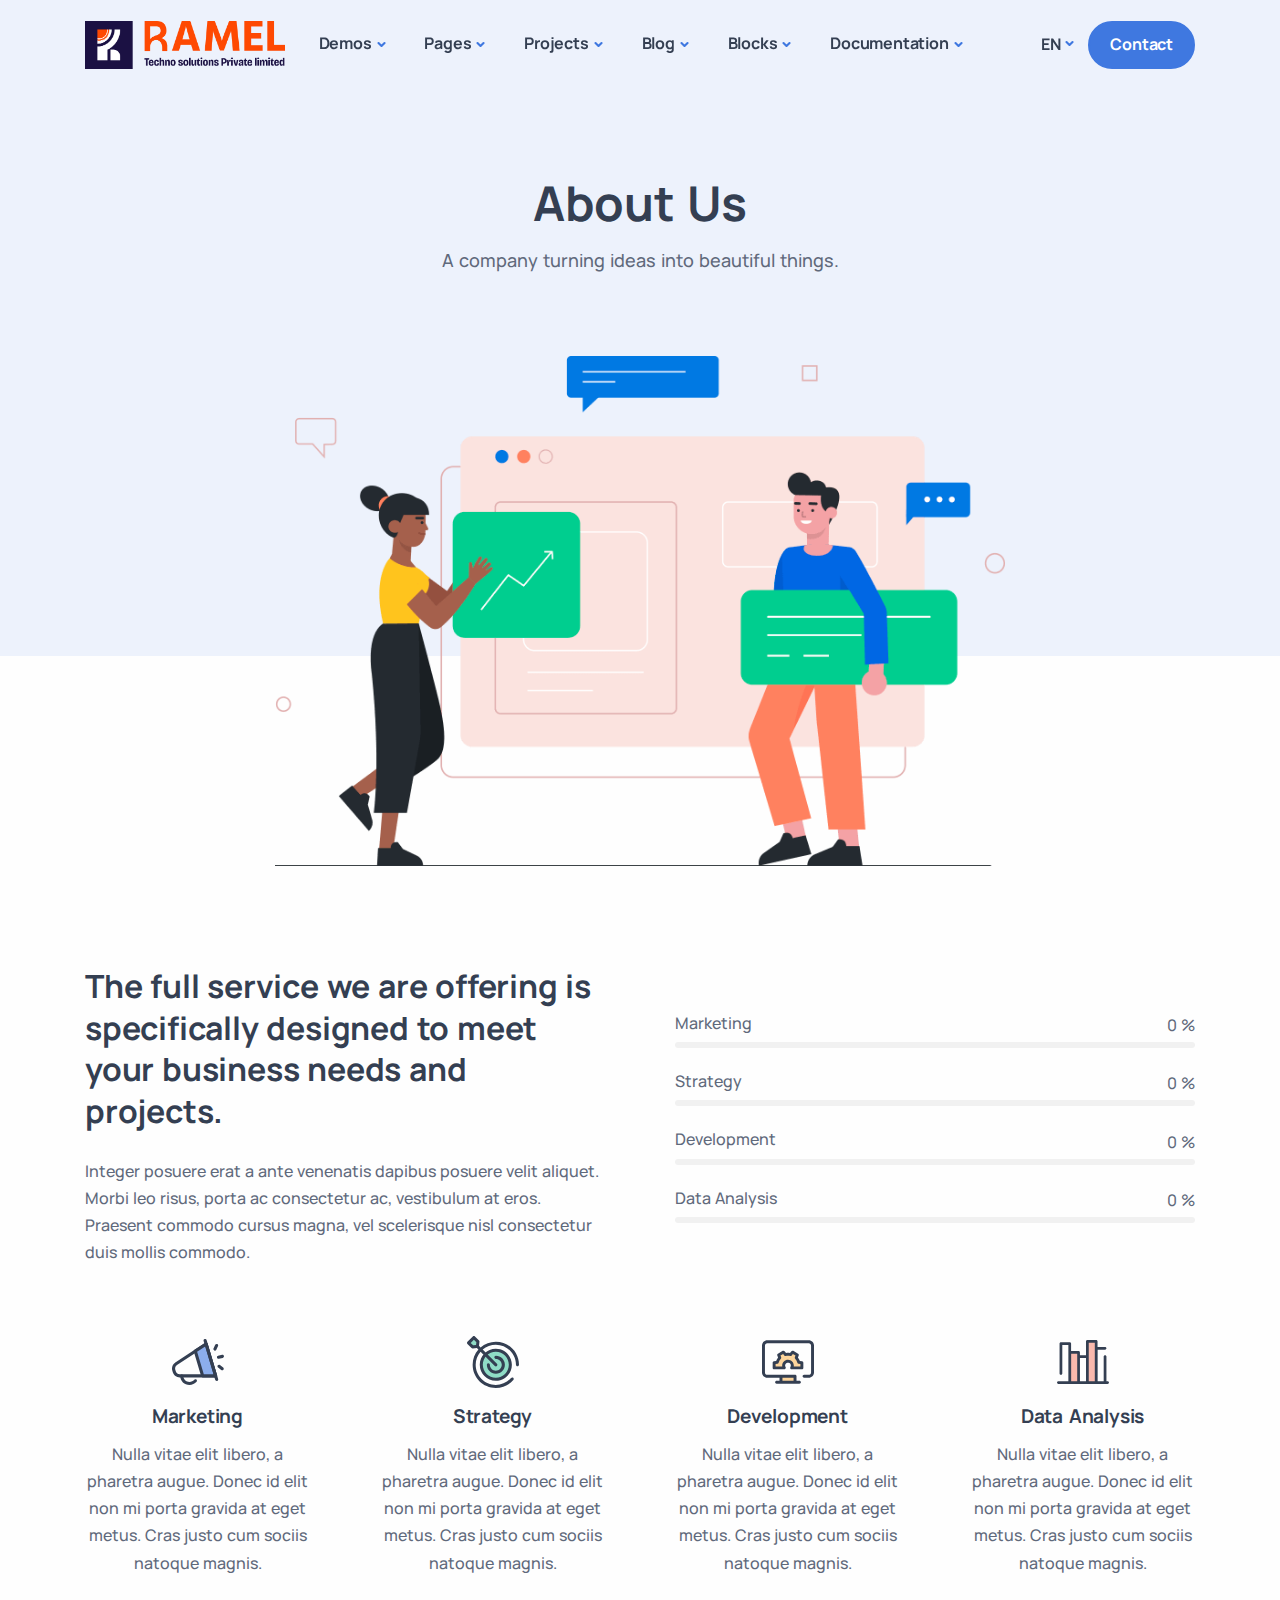
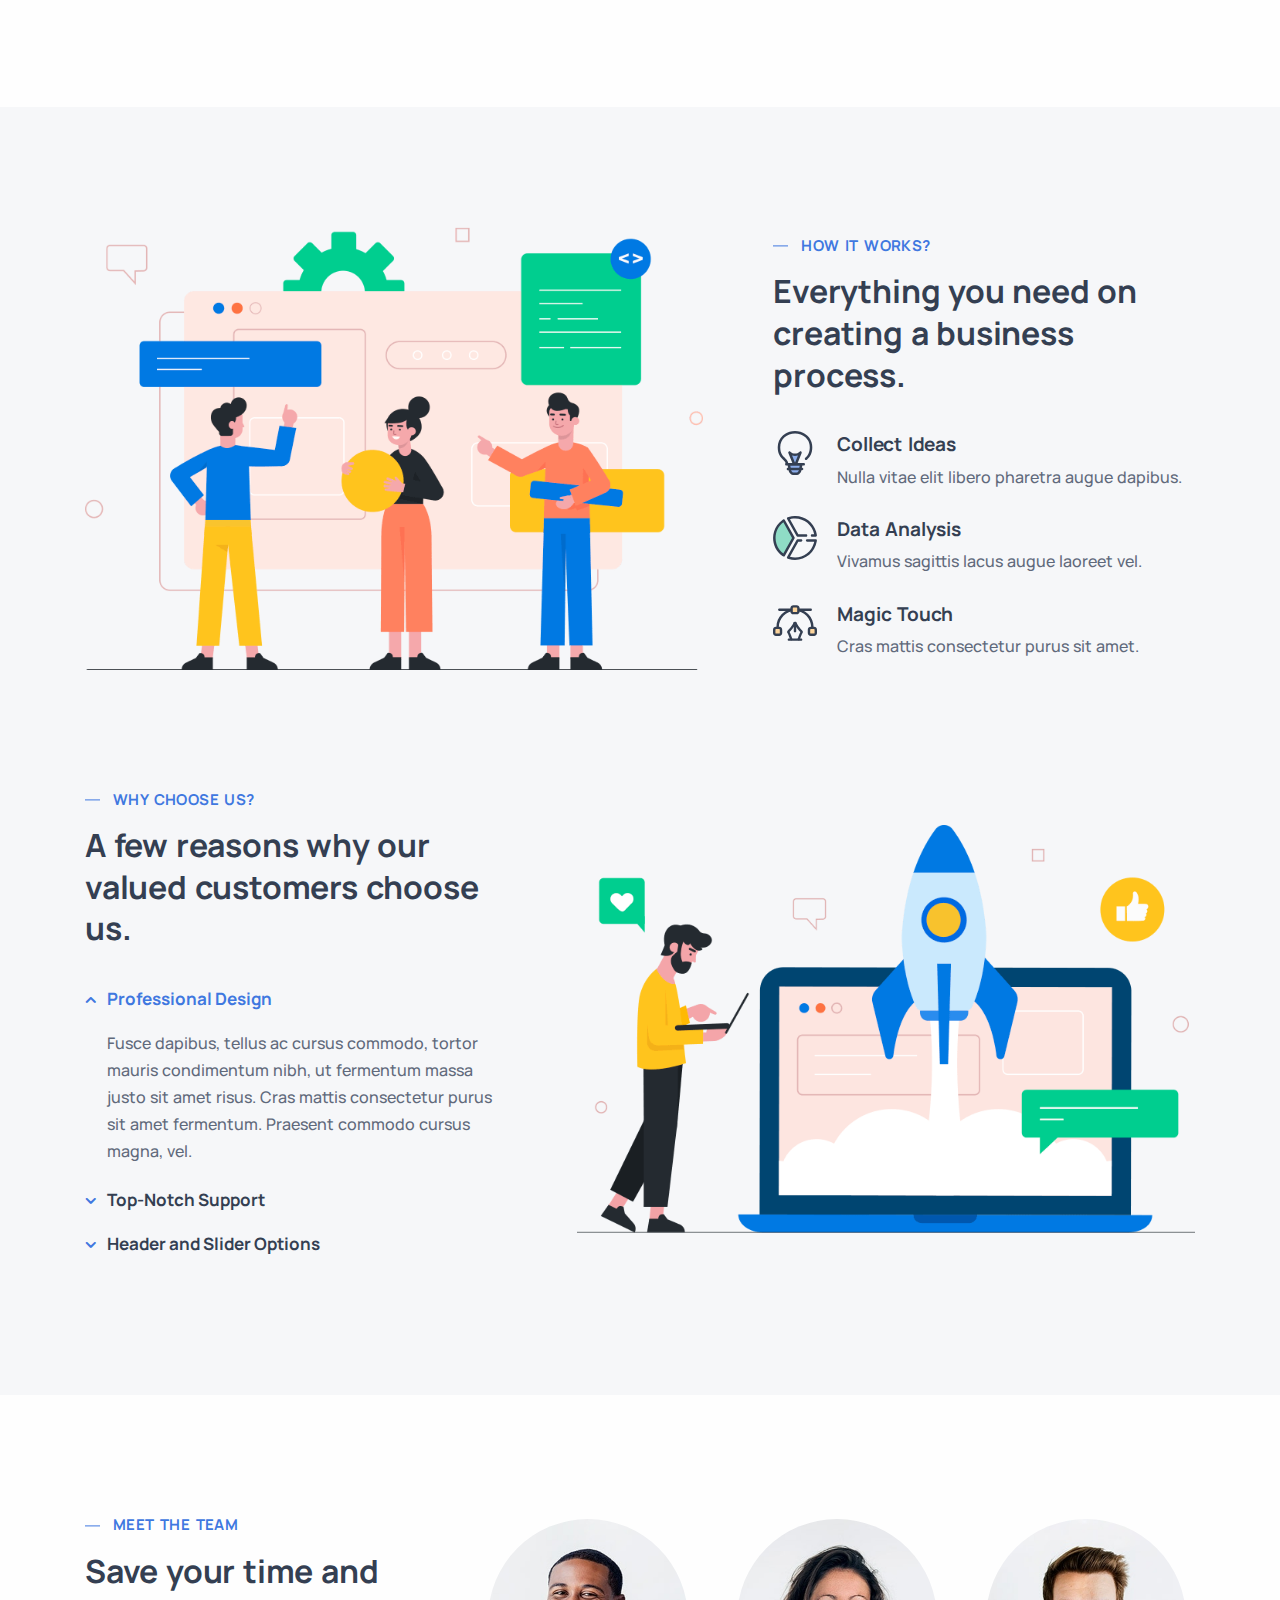
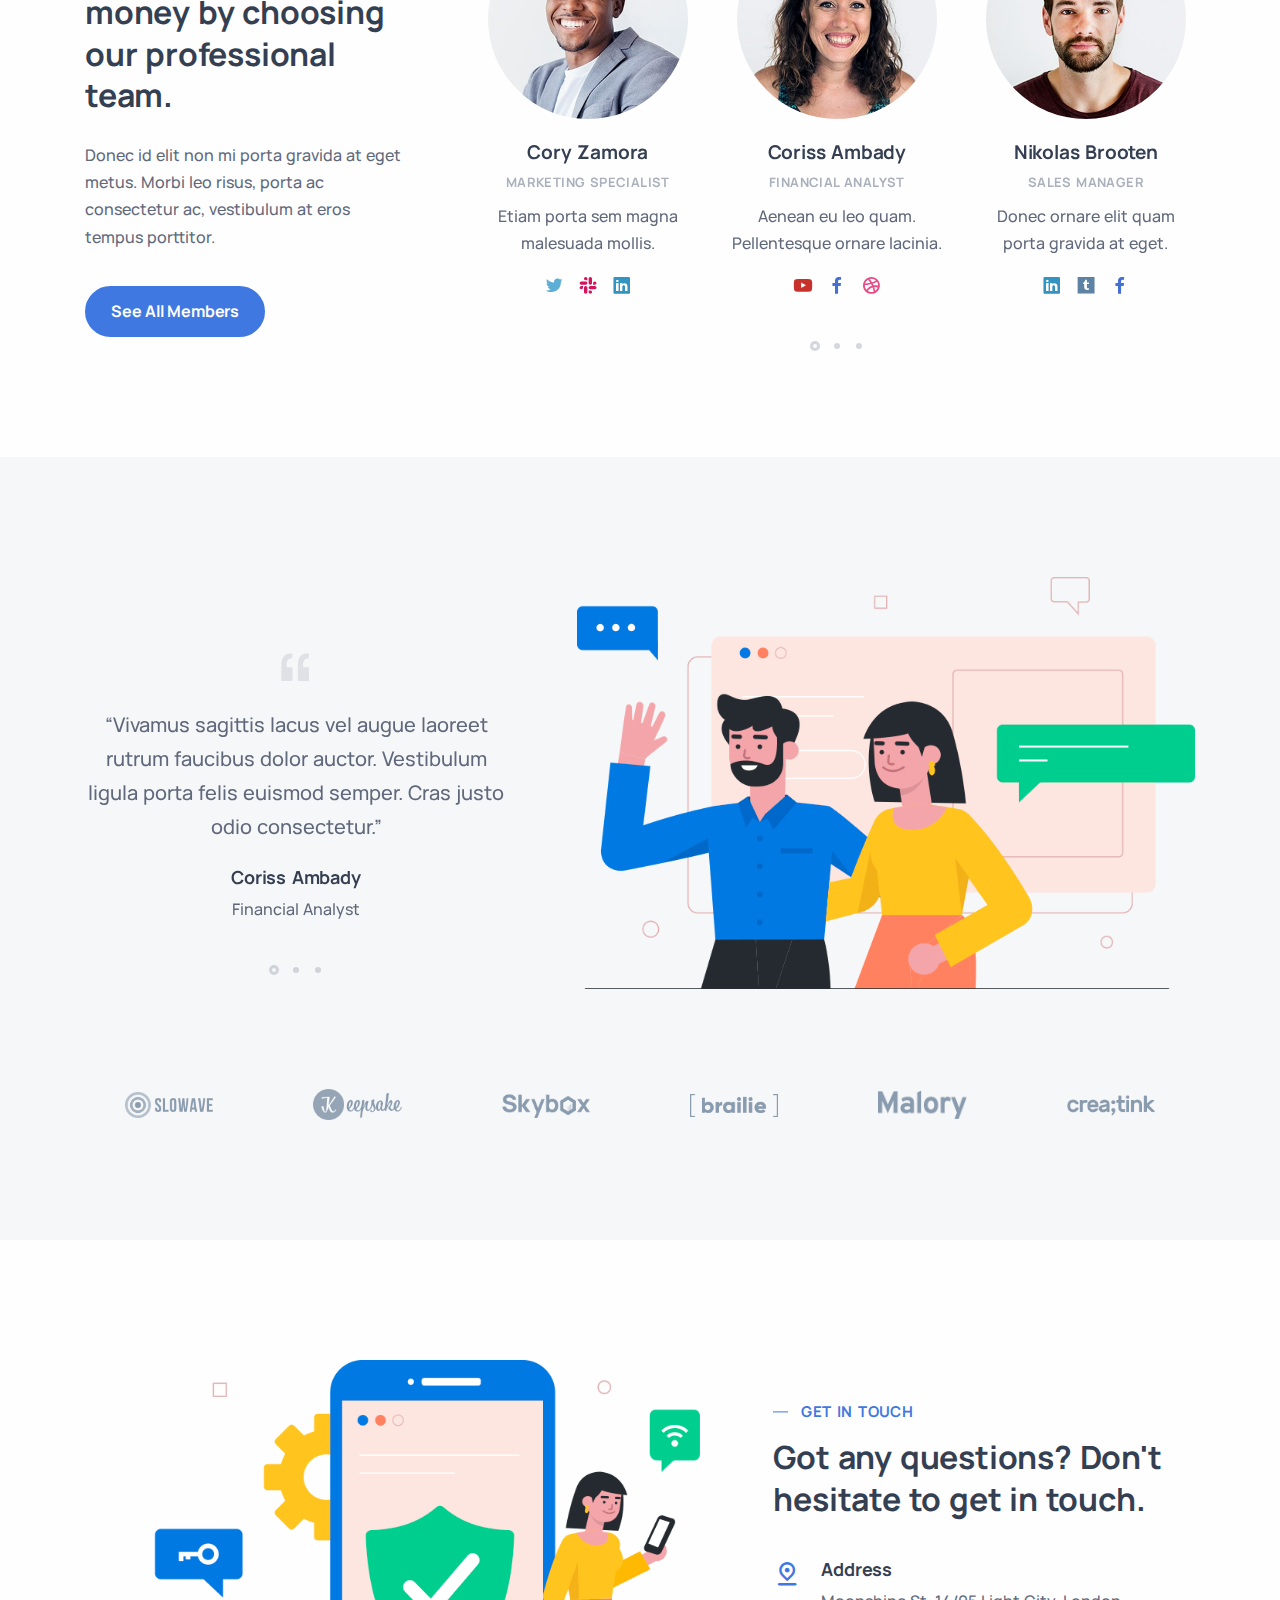
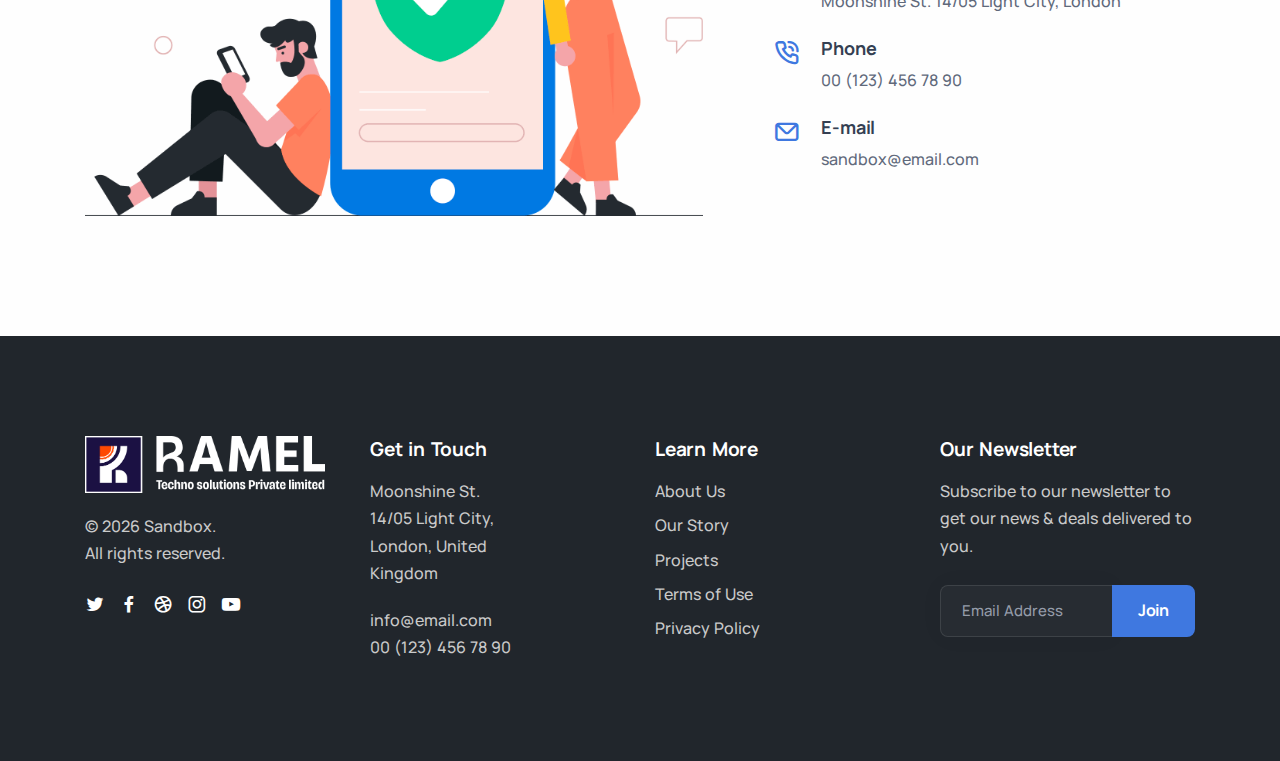
<file: about2.html>
<!DOCTYPE html>
<html lang="en">

<head>
  <meta charset="utf-8">
  <meta name="viewport" content="width=device-width, initial-scale=1.0">
  <meta name="description" content="An impressive and flawless site template that includes various UI elements and countless features, attractive ready-made blocks and rich pages, basically everything you need to create a unique and professional website.">
  <meta name="keywords" content="bootstrap 5, business, corporate, creative, gulp, marketing, minimal, modern, multipurpose, one page, responsive, saas, sass, seo, startup, html5 template, site template">
  <meta name="author" content="elemis">
  <title>Sandbox - Modern & Multipurpose Bootstrap 5 Template</title>
  <link rel="shortcut icon" href="./assets/img/favicon.png">
  <link rel="stylesheet" href="./assets/css/plugins.css">
  <link rel="stylesheet" href="./assets/css/style.css">
</head>

<body>
  <div class="content-wrapper">
    <header class="wrapper bg-soft-primary">
      <nav class="navbar navbar-expand-lg center-nav transparent navbar-light">
        <div class="container flex-lg-row flex-nowrap align-items-center">
          <div class="navbar-brand w-100">
            <a href="./index.html">
              <img src="./assets/img/logo.png" srcset="./assets/img/logo@2x.png 2x" alt="" />
            </a>
          </div>
          <div class="navbar-collapse offcanvas offcanvas-nav offcanvas-start">
            <div class="offcanvas-header d-lg-none">
              <h3 class="text-white fs-30 mb-0">Sandbox</h3>
              <button type="button" class="btn-close btn-close-white" data-bs-dismiss="offcanvas" aria-label="Close"></button>
            </div>
            <div class="offcanvas-body ms-lg-auto d-flex flex-column h-100">
              <ul class="navbar-nav">
                <li class="nav-item dropdown dropdown-mega">
                  <a class="nav-link dropdown-toggle" href="#" data-bs-toggle="dropdown">Demos</a>
                  <ul class="dropdown-menu mega-menu mega-menu-dark mega-menu-img">
                    <li class="mega-menu-content mega-menu-scroll">
                      <ul class="row row-cols-1 row-cols-lg-6 gx-0 gx-lg-4 gy-lg-2 list-unstyled">
                        <li class="col">
                          <a class="dropdown-item" href="./demo1.html">
                            <figure class="rounded lift d-none d-lg-block"><img src="./assets/img/demos/mi1.jpg" srcset="./assets/img/demos/mi1@2x.jpg 2x" alt=""></figure>
                            <span class="d-lg-none">Demo 1</span>
                          </a>
                        </li>
                        <li class="col">
                          <a class="dropdown-item" href="./demo2.html">
                            <figure class="rounded lift d-none d-lg-block"><img src="./assets/img/demos/mi2.jpg" srcset="./assets/img/demos/mi2@2x.jpg 2x" alt=""></figure>
                            <span class="d-lg-none">Demo 2</span>
                          </a>
                        </li>
                        <li class="col">
                          <a class="dropdown-item" href="./demo3.html">
                            <figure class="rounded lift d-none d-lg-block"><img src="./assets/img/demos/mi3.jpg" srcset="./assets/img/demos/mi3@2x.jpg 2x" alt=""></figure>
                            <span class="d-lg-none">Demo 3</span>
                          </a>
                        </li>
                        <li class="col">
                          <a class="dropdown-item" href="./demo4.html">
                            <figure class="rounded lift d-none d-lg-block"><img src="./assets/img/demos/mi4.jpg" srcset="./assets/img/demos/mi4@2x.jpg 2x" alt=""></figure>
                            <span class="d-lg-none">Demo 4</span>
                          </a>
                        </li>
                        <li class="col">
                          <a class="dropdown-item" href="./demo5.html">
                            <figure class="rounded lift d-none d-lg-block"><img src="./assets/img/demos/mi5.jpg" srcset="./assets/img/demos/mi5@2x.jpg 2x" alt=""></figure>
                            <span class="d-lg-none">Demo 5</span>
                          </a>
                        </li>
                        <li class="col">
                          <a class="dropdown-item" href="./demo6.html">
                            <figure class="rounded lift d-none d-lg-block"><img src="./assets/img/demos/mi6.jpg" srcset="./assets/img/demos/mi6@2x.jpg 2x" alt=""></figure>
                            <span class="d-lg-none">Demo 6</span>
                          </a>
                        </li>
                        <li class="col">
                          <a class="dropdown-item" href="./demo7.html">
                            <figure class="rounded lift d-none d-lg-block"><img src="./assets/img/demos/mi7.jpg" srcset="./assets/img/demos/mi7@2x.jpg 2x" alt=""></figure>
                            <span class="d-lg-none">Demo 7</span>
                          </a>
                        </li>
                        <li class="col">
                          <a class="dropdown-item" href="./demo8.html">
                            <figure class="rounded lift d-none d-lg-block"><img src="./assets/img/demos/mi8.jpg" srcset="./assets/img/demos/mi8@2x.jpg 2x" alt=""></figure>
                            <span class="d-lg-none">Demo 8</span>
                          </a>
                        </li>
                        <li class="col">
                          <a class="dropdown-item" href="./demo9.html">
                            <figure class="rounded lift d-none d-lg-block"><img src="./assets/img/demos/mi9.jpg" srcset="./assets/img/demos/mi9@2x.jpg 2x" alt=""></figure>
                            <span class="d-lg-none">Demo 9</span>
                          </a>
                        </li>
                        <li class="col">
                          <a class="dropdown-item" href="./demo10.html">
                            <figure class="rounded lift d-none d-lg-block"><img src="./assets/img/demos/mi10.jpg" srcset="./assets/img/demos/mi10@2x.jpg 2x" alt=""></figure>
                            <span class="d-lg-none">Demo 10</span>
                          </a>
                        </li>
                        <li class="col">
                          <a class="dropdown-item" href="./demo11.html">
                            <figure class="rounded lift d-none d-lg-block"><img src="./assets/img/demos/mi11.jpg" srcset="./assets/img/demos/mi11@2x.jpg 2x" alt=""></figure>
                            <span class="d-lg-none">Demo 11</span>
                          </a>
                        </li>
                        <li class="col">
                          <a class="dropdown-item" href="./demo12.html">
                            <figure class="rounded lift d-none d-lg-block"><img src="./assets/img/demos/mi12.jpg" srcset="./assets/img/demos/mi12@2x.jpg 2x" alt=""></figure>
                            <span class="d-lg-none">Demo 12</span>
                          </a>
                        </li>
                        <li class="col">
                          <a class="dropdown-item" href="./demo13.html">
                            <figure class="rounded lift d-none d-lg-block"><img src="./assets/img/demos/mi13.jpg" srcset="./assets/img/demos/mi13@2x.jpg 2x" alt=""></figure>
                            <span class="d-lg-none">Demo 13</span>
                          </a>
                        </li>
                        <li class="col">
                          <a class="dropdown-item" href="./demo14.html">
                            <figure class="rounded lift d-none d-lg-block"><img src="./assets/img/demos/mi14.jpg" srcset="./assets/img/demos/mi14@2x.jpg 2x" alt=""></figure>
                            <span class="d-lg-none">Demo 14</span>
                          </a>
                        </li>
                        <li class="col">
                          <a class="dropdown-item" href="./demo15.html">
                            <figure class="rounded lift d-none d-lg-block"><img src="./assets/img/demos/mi15.jpg" srcset="./assets/img/demos/mi15@2x.jpg 2x" alt=""></figure>
                            <span class="d-lg-none">Demo 15</span>
                          </a>
                        </li>
                        <li class="col">
                          <a class="dropdown-item" href="./demo16.html">
                            <figure class="rounded lift d-none d-lg-block"><img src="./assets/img/demos/mi16.jpg" srcset="./assets/img/demos/mi16@2x.jpg 2x" alt=""></figure>
                            <span class="d-lg-none">Demo 16</span>
                          </a>
                        </li>
                        <li class="col">
                          <a class="dropdown-item" href="./demo17.html">
                            <figure class="rounded lift d-none d-lg-block"><img src="./assets/img/demos/mi17.jpg" srcset="./assets/img/demos/mi17@2x.jpg 2x" alt=""></figure>
                            <span class="d-lg-none">Demo 17</span>
                          </a>
                        </li>
                        <li class="col">
                          <a class="dropdown-item" href="./demo18.html">
                            <figure class="rounded lift d-none d-lg-block"><img src="./assets/img/demos/mi18.jpg" srcset="./assets/img/demos/mi18@2x.jpg 2x" alt=""></figure>
                            <span class="d-lg-none">Demo 18</span>
                          </a>
                        </li>
                        <li class="col">
                          <a class="dropdown-item" href="./demo19.html">
                            <figure class="rounded lift d-none d-lg-block"><img src="./assets/img/demos/mi19.jpg" srcset="./assets/img/demos/mi19@2x.jpg 2x" alt=""></figure>
                            <span class="d-lg-none">Demo 19</span>
                          </a>
                        </li>
                        <li class="col">
                          <a class="dropdown-item" href="./demo20.html">
                            <figure class="rounded lift d-none d-lg-block"><img src="./assets/img/demos/mi20.jpg" srcset="./assets/img/demos/mi20@2x.jpg 2x" alt=""></figure>
                            <span class="d-lg-none">Demo 20</span>
                          </a>
                        </li>
                        <li class="col">
                          <a class="dropdown-item" href="./demo21.html">
                            <figure class="rounded lift d-none d-lg-block"><img src="./assets/img/demos/mi21.jpg" srcset="./assets/img/demos/mi21@2x.jpg 2x" alt=""></figure>
                            <span class="d-lg-none">Demo 21</span>
                          </a>
                        </li>
                        <li class="col">
                          <a class="dropdown-item" href="./demo22.html">
                            <figure class="rounded lift d-none d-lg-block"><img src="./assets/img/demos/mi22.jpg" srcset="./assets/img/demos/mi22@2x.jpg 2x" alt=""></figure>
                            <span class="d-lg-none">Demo 22</span>
                          </a>
                        </li>
                        <li class="col">
                          <a class="dropdown-item" href="./demo23.html">
                            <figure class="rounded lift d-none d-lg-block"><img src="./assets/img/demos/mi23.jpg" srcset="./assets/img/demos/mi23@2x.jpg 2x" alt=""></figure>
                            <span class="d-lg-none">Demo 23</span>
                          </a>
                        </li>
                        <li class="col">
                          <a class="dropdown-item" href="./demo24.html">
                            <figure class="rounded lift d-none d-lg-block"><img src="./assets/img/demos/mi24.jpg" srcset="./assets/img/demos/mi24@2x.jpg 2x" alt=""></figure>
                            <span class="d-lg-none">Demo 24</span>
                          </a>
                        </li>
                        <li class="col">
                          <a class="dropdown-item" href="./demo25.html">
                            <figure class="rounded lift d-none d-lg-block"><img src="./assets/img/demos/mi25.jpg" srcset="./assets/img/demos/mi25@2x.jpg 2x" alt=""></figure>
                            <span class="d-lg-none">Demo 25</span>
                          </a>
                        </li>
                        <li class="col">
                          <a class="dropdown-item" href="./demo26.html">
                            <figure class="rounded lift d-none d-lg-block"><img src="./assets/img/demos/mi26.jpg" srcset="./assets/img/demos/mi26@2x.jpg 2x" alt=""></figure>
                            <span class="d-lg-none">Demo 26</span>
                          </a>
                        </li>
                        <li class="col">
                          <a class="dropdown-item" href="./demo27.html">
                            <figure class="rounded lift d-none d-lg-block"><img src="./assets/img/demos/mi27.jpg" srcset="./assets/img/demos/mi27@2x.jpg 2x" alt=""></figure>
                            <span class="d-lg-none">Demo 27</span>
                          </a>
                        </li>
                        <li class="col">
                          <a class="dropdown-item" href="./demo28.html">
                            <figure class="rounded lift d-none d-lg-block"><img src="./assets/img/demos/mi28.jpg" srcset="./assets/img/demos/mi28@2x.jpg 2x" alt=""></figure>
                            <span class="d-lg-none">Demo 28</span>
                          </a>
                        </li>
                        <li class="col">
                          <a class="dropdown-item" href="./demo29.html">
                            <figure class="rounded lift d-none d-lg-block"><img src="./assets/img/demos/mi29.jpg" srcset="./assets/img/demos/mi29@2x.jpg 2x" alt=""></figure>
                            <span class="d-lg-none">Demo 29</span>
                          </a>
                        </li>
                        <li class="col">
                          <a class="dropdown-item" href="./demo30.html">
                            <figure class="rounded lift d-none d-lg-block"><img src="./assets/img/demos/mi30.jpg" srcset="./assets/img/demos/mi30@2x.jpg 2x" alt=""></figure>
                            <span class="d-lg-none">Demo 30</span>
                          </a>
                        </li>
                        <li class="col">
                          <a class="dropdown-item" href="./demo31.html">
                            <figure class="rounded lift d-none d-lg-block"><img src="./assets/img/demos/mi31.jpg" srcset="./assets/img/demos/mi31@2x.jpg 2x" alt=""></figure>
                            <span class="d-lg-none">Demo 31</span>
                          </a>
                        </li>
                        <li class="col">
                          <a class="dropdown-item" href="./demo32.html">
                            <figure class="rounded lift d-none d-lg-block"><img src="./assets/img/demos/mi32.jpg" srcset="./assets/img/demos/mi32@2x.jpg 2x" alt=""></figure>
                            <span class="d-lg-none">Demo 32</span>
                          </a>
                        </li>
                        <li class="col">
                          <a class="dropdown-item" href="./demo33.html">
                            <figure class="rounded lift d-none d-lg-block"><img src="./assets/img/demos/mi33.jpg" srcset="./assets/img/demos/mi33@2x.jpg 2x" alt=""></figure>
                            <span class="d-lg-none">Demo 33</span>
                          </a>
                        </li>
                        <li class="col">
                          <a class="dropdown-item" href="./demo34.html">
                            <figure class="rounded lift d-none d-lg-block"><img src="./assets/img/demos/mi34.jpg" srcset="./assets/img/demos/mi34@2x.jpg 2x" alt=""></figure>
                            <span class="d-lg-none">Demo 34</span>
                          </a>
                        </li>
                        <li class="col">
                          <a class="dropdown-item" href="./demo35.html">
                            <figure class="rounded lift d-none d-lg-block"><img src="./assets/img/demos/mi35.jpg" srcset="./assets/img/demos/mi35@2x.jpg 2x" alt=""></figure>
                            <span class="d-lg-none">Demo 35</span>
                          </a>
                        </li>
                        <li class="col">
                          <a class="dropdown-item" href="./demo36.html">
                            <figure class="rounded lift d-none d-lg-block"><img src="./assets/img/demos/mi36.jpg" srcset="./assets/img/demos/mi36@2x.jpg 2x" alt=""></figure>
                            <span class="d-lg-none">Demo 36</span>
                          </a>
                        </li>
                      </ul>
                      <!--/.row -->
                      <span class="d-none d-lg-flex"><i class="uil uil-direction"></i><strong>Scroll to view more</strong></span>
                    </li>
                    <!--/.mega-menu-content-->
                  </ul>
                  <!--/.dropdown-menu -->
                </li>
                <li class="nav-item dropdown">
                  <a class="nav-link dropdown-toggle" href="#" data-bs-toggle="dropdown">Pages</a>
                  <ul class="dropdown-menu">
                    <li class="dropdown dropdown-submenu dropend"><a class="dropdown-item dropdown-toggle" href="#" data-bs-toggle="dropdown">Services</a>
                      <ul class="dropdown-menu">
                        <li class="nav-item"><a class="dropdown-item" href="./services.html">Services I</a></li>
                        <li class="nav-item"><a class="dropdown-item" href="./services2.html">Services II</a></li>
                      </ul>
                    </li>
                    <li class="dropdown dropdown-submenu dropend"><a class="dropdown-item dropdown-toggle" href="#" data-bs-toggle="dropdown">About</a>
                      <ul class="dropdown-menu">
                        <li class="nav-item"><a class="dropdown-item" href="./about.html">About I</a></li>
                        <li class="nav-item"><a class="dropdown-item" href="./about2.html">About II</a></li>
                      </ul>
                    </li>
                    <li class="dropdown dropdown-submenu dropend"><a class="dropdown-item dropdown-toggle" href="#" data-bs-toggle="dropdown">Shop</a>
                      <ul class="dropdown-menu">
                        <li class="nav-item"><a class="dropdown-item" href="./shop.html">Shop I</a></li>
                        <li class="nav-item"><a class="dropdown-item" href="./shop2.html">Shop II</a></li>
                        <li class="nav-item"><a class="dropdown-item" href="./shop-product.html">Product Page</a></li>
                        <li class="nav-item"><a class="dropdown-item" href="./shop-cart.html">Shopping Cart</a></li>
                        <li class="nav-item"><a class="dropdown-item" href="./shop-checkout.html">Checkout</a></li>
                      </ul>
                    </li>
                    <li class="dropdown dropdown-submenu dropend"><a class="dropdown-item dropdown-toggle" href="#" data-bs-toggle="dropdown">Contact</a>
                      <ul class="dropdown-menu">
                        <li class="nav-item"><a class="dropdown-item" href="./contact.html">Contact I</a></li>
                        <li class="nav-item"><a class="dropdown-item" href="./contact2.html">Contact II</a></li>
                        <li class="nav-item"><a class="dropdown-item" href="./contact3.html">Contact III</a></li>
                      </ul>
                    </li>
                    <li class="dropdown dropdown-submenu dropend"><a class="dropdown-item dropdown-toggle" href="#" data-bs-toggle="dropdown">Career</a>
                      <ul class="dropdown-menu">
                        <li class="nav-item"><a class="dropdown-item" href="./career.html">Job Listing I</a></li>
                        <li class="nav-item"><a class="dropdown-item" href="./career2.html">Job Listing II</a></li>
                        <li class="nav-item"><a class="dropdown-item" href="./career-job.html">Job Description</a></li>
                      </ul>
                    </li>
                    <li class="dropdown dropdown-submenu dropend"><a class="dropdown-item dropdown-toggle" href="#" data-bs-toggle="dropdown">Utility</a>
                      <ul class="dropdown-menu">
                        <li class="nav-item"><a class="dropdown-item" href="./404.html">404 Not Found</a></li>
                        <li class="nav-item"><a class="dropdown-item" href="./page-loader.html">Page Loader</a></li>
                        <li class="nav-item"><a class="dropdown-item" href="./signin.html">Sign In I</a></li>
                        <li class="nav-item"><a class="dropdown-item" href="./signin2.html">Sign In II</a></li>
                        <li class="nav-item"><a class="dropdown-item" href="./signup.html">Sign Up I</a></li>
                        <li class="nav-item"><a class="dropdown-item" href="./signup2.html">Sign Up II</a></li>
                        <li class="nav-item"><a class="dropdown-item" href="./terms.html">Terms</a></li>
                      </ul>
                    </li>
                    <li class="nav-item"><a class="dropdown-item" href="./pricing.html">Pricing</a></li>
                    <li class="nav-item"><a class="dropdown-item" href="./onepage.html">One Page</a></li>
                  </ul>
                </li>
                <li class="nav-item dropdown">
                  <a class="nav-link dropdown-toggle" href="#" data-bs-toggle="dropdown">Projects</a>
                  <div class="dropdown-menu dropdown-lg">
                    <div class="dropdown-lg-content">
                      <div>
                        <h6 class="dropdown-header">Project Pages</h6>
                        <ul class="list-unstyled">
                          <li><a class="dropdown-item" href="./projects.html">Projects I</a></li>
                          <li><a class="dropdown-item" href="./projects2.html">Projects II</a></li>
                          <li><a class="dropdown-item" href="./projects3.html">Projects III</a></li>
                          <li><a class="dropdown-item" href="./projects4.html">Projects IV</a></li>
                        </ul>
                      </div>
                      <!-- /.column -->
                      <div>
                        <h6 class="dropdown-header">Single Projects</h6>
                        <ul class="list-unstyled">
                          <li><a class="dropdown-item" href="./single-project.html">Single Project I</a></li>
                          <li><a class="dropdown-item" href="./single-project2.html">Single Project II</a></li>
                          <li><a class="dropdown-item" href="./single-project3.html">Single Project III</a></li>
                          <li><a class="dropdown-item" href="./single-project4.html">Single Project IV</a></li>
                        </ul>
                      </div>
                      <!-- /.column -->
                    </div>
                    <!-- /auto-column -->
                  </div>
                </li>
                <li class="nav-item dropdown">
                  <a class="nav-link dropdown-toggle" href="#" data-bs-toggle="dropdown">Blog</a>
                  <ul class="dropdown-menu">
                    <li class="nav-item"><a class="dropdown-item" href="./blog.html">Blog without Sidebar</a></li>
                    <li class="nav-item"><a class="dropdown-item" href="./blog2.html">Blog with Sidebar</a></li>
                    <li class="nav-item"><a class="dropdown-item" href="./blog3.html">Blog with Left Sidebar</a></li>
                    <li class="dropdown dropdown-submenu dropend"><a class="dropdown-item dropdown-toggle" href="#" data-bs-toggle="dropdown">Blog Posts</a>
                      <ul class="dropdown-menu">
                        <li class="nav-item"><a class="dropdown-item" href="./blog-post.html">Post without Sidebar</a></li>
                        <li class="nav-item"><a class="dropdown-item" href="./blog-post2.html">Post with Sidebar</a></li>
                        <li class="nav-item"><a class="dropdown-item" href="./blog-post3.html">Post with Left Sidebar</a></li>
                      </ul>
                    </li>
                  </ul>
                </li>
                <li class="nav-item dropdown dropdown-mega">
                  <a class="nav-link dropdown-toggle" href="#" data-bs-toggle="dropdown">Blocks</a>
                  <ul class="dropdown-menu mega-menu mega-menu-dark mega-menu-img">
                    <li class="mega-menu-content">
                      <ul class="row row-cols-1 row-cols-lg-6 gx-0 gx-lg-6 gy-lg-4 list-unstyled">
                        <li class="col"><a class="dropdown-item" href="./docs/blocks/about.html">
                            <div class="rounded img-svg d-none d-lg-block p-4 mb-lg-2"><img class="rounded-0" src="./assets/img/demos/block1.svg" alt=""></div>
                            <span>About</span>
                          </a>
                        </li>
                        <li class="col"><a class="dropdown-item" href="./docs/blocks/blog.html">
                            <div class="rounded img-svg d-none d-lg-block p-4 mb-lg-2"><img class="rounded-0" src="./assets/img/demos/block2.svg" alt=""></div>
                            <span>Blog</span>
                          </a>
                        </li>
                        <li class="col"><a class="dropdown-item" href="./docs/blocks/call-to-action.html">
                            <div class="rounded img-svg d-none d-lg-block p-4 mb-lg-2"><img class="rounded-0" src="./assets/img/demos/block3.svg" alt=""></div>
                            <span>Call to Action</span>
                          </a>
                        </li>
                        <li class="col"><a class="dropdown-item" href="./docs/blocks/clients.html">
                            <div class="rounded img-svg d-none d-lg-block p-4 mb-lg-2"><img class="rounded-0" src="./assets/img/demos/block4.svg" alt=""></div>
                            <span>Clients</span>
                          </a>
                        </li>
                        <li class="col"><a class="dropdown-item" href="./docs/blocks/contact.html">
                            <div class="rounded img-svg d-none d-lg-block p-4 mb-lg-2"><img class="rounded-0" src="./assets/img/demos/block5.svg" alt=""></div>
                            <span>Contact</span>
                          </a>
                        </li>
                        <li class="col"><a class="dropdown-item" href="./docs/blocks/facts.html">
                            <div class="rounded img-svg d-none d-lg-block p-4 mb-lg-2"><img class="rounded-0" src="./assets/img/demos/block6.svg" alt=""></div>
                            <span>Facts</span>
                          </a>
                        </li>
                        <li class="col"><a class="dropdown-item" href="./docs/blocks/faq.html">
                            <div class="rounded img-svg d-none d-lg-block p-4 mb-lg-2"><img class="rounded-0" src="./assets/img/demos/block7.svg" alt=""></div>
                            <span>FAQ</span>
                          </a>
                        </li>
                        <li class="col"><a class="dropdown-item" href="./docs/blocks/features.html">
                            <div class="rounded img-svg d-none d-lg-block p-4 mb-lg-2"><img class="rounded-0" src="./assets/img/demos/block8.svg" alt=""></div>
                            <span>Features</span>
                          </a>
                        </li>
                        <li class="col"><a class="dropdown-item" href="./docs/blocks/footer.html">
                            <div class="rounded img-svg d-none d-lg-block p-4 mb-lg-2"><img class="rounded-0" src="./assets/img/demos/block9.svg" alt=""></div>
                            <span>Footer</span>
                          </a>
                        </li>
                        <li class="col"><a class="dropdown-item" href="./docs/blocks/hero.html">
                            <div class="rounded img-svg d-none d-lg-block p-4 mb-lg-2"><img class="rounded-0" src="./assets/img/demos/block10.svg" alt=""></div>
                            <span>Hero</span>
                          </a>
                        </li>
                        <li class="col"><a class="dropdown-item" href="./docs/blocks/misc.html">
                            <div class="rounded img-svg d-none d-lg-block p-4 mb-lg-2"><img class="rounded-0" src="./assets/img/demos/block17.svg" alt=""></div>
                            <span>Misc</span>
                          </a>
                        </li>
                        <li class="col"><a class="dropdown-item" href="./docs/blocks/navbar.html">
                            <div class="rounded img-svg d-none d-lg-block p-4 mb-lg-2"><img class="rounded-0" src="./assets/img/demos/block11.svg" alt=""></div>
                            <span>Navbar</span>
                          </a>
                        </li>
                        <li class="col"><a class="dropdown-item" href="./docs/blocks/portfolio.html">
                            <div class="rounded img-svg d-none d-lg-block p-4 mb-lg-2"><img class="rounded-0" src="./assets/img/demos/block12.svg" alt=""></div>
                            <span>Portfolio</span>
                          </a>
                        </li>
                        <li class="col"><a class="dropdown-item" href="./docs/blocks/pricing.html">
                            <div class="rounded img-svg d-none d-lg-block p-4 mb-lg-2"><img class="rounded-0" src="./assets/img/demos/block13.svg" alt=""></div>
                            <span>Pricing</span>
                          </a>
                        </li>
                        <li class="col"><a class="dropdown-item" href="./docs/blocks/process.html">
                            <div class="rounded img-svg d-none d-lg-block p-4 mb-lg-2"><img class="rounded-0" src="./assets/img/demos/block14.svg" alt=""></div>
                            <span>Process</span>
                          </a>
                        </li>
                        <li class="col"><a class="dropdown-item" href="./docs/blocks/team.html">
                            <div class="rounded img-svg d-none d-lg-block p-4 mb-lg-2"><img class="rounded-0" src="./assets/img/demos/block15.svg" alt=""></div>
                            <span>Team</span>
                          </a>
                        </li>
                        <li class="col"><a class="dropdown-item" href="./docs/blocks/testimonials.html">
                            <div class="rounded img-svg d-none d-lg-block p-4 mb-lg-2"><img class="rounded-0" src="./assets/img/demos/block16.svg" alt=""></div>
                            <span>Testimonials</span>
                          </a>
                        </li>
                      </ul>
                      <!--/.row -->
                    </li>
                    <!--/.mega-menu-content-->
                  </ul>
                  <!--/.dropdown-menu -->
                </li>
                <li class="nav-item dropdown dropdown-mega">
                  <a class="nav-link dropdown-toggle" href="#" data-bs-toggle="dropdown">Documentation</a>
                  <ul class="dropdown-menu mega-menu">
                    <li class="mega-menu-content">
                      <div class="row gx-0 gx-lg-3">
                        <div class="col-lg-4">
                          <h6 class="dropdown-header">Usage</h6>
                          <ul class="list-unstyled cc-2 pb-lg-1">
                            <li><a class="dropdown-item" href="./docs/index.html">Get Started</a></li>
                            <li><a class="dropdown-item" href="./docs/forms.html">Forms</a></li>
                            <li><a class="dropdown-item" href="./docs/faq.html">FAQ</a></li>
                            <li><a class="dropdown-item" href="./docs/changelog.html">Changelog</a></li>
                            <li><a class="dropdown-item" href="./docs/credits.html">Credits</a></li>
                          </ul>
                          <h6 class="dropdown-header mt-lg-6">Styleguide</h6>
                          <ul class="list-unstyled cc-2">
                            <li><a class="dropdown-item" href="./docs/styleguide/colors.html">Colors</a></li>
                            <li><a class="dropdown-item" href="./docs/styleguide/fonts.html">Fonts</a></li>
                            <li><a class="dropdown-item" href="./docs/styleguide/icons-svg.html">SVG Icons</a></li>
                            <li><a class="dropdown-item" href="./docs/styleguide/icons-font.html">Font Icons</a></li>
                            <li><a class="dropdown-item" href="./docs/styleguide/illustrations.html">Illustrations</a></li>
                            <li><a class="dropdown-item" href="./docs/styleguide/backgrounds.html">Backgrounds</a></li>
                            <li><a class="dropdown-item" href="./docs/styleguide/misc.html">Misc</a></li>
                          </ul>
                        </div>
                        <!--/column -->
                        <div class="col-lg-8">
                          <h6 class="dropdown-header">Elements</h6>
                          <ul class="list-unstyled cc-3">
                            <li><a class="dropdown-item" href="./docs/elements/accordion.html">Accordion</a></li>
                            <li><a class="dropdown-item" href="./docs/elements/alerts.html">Alerts</a></li>
                            <li><a class="dropdown-item" href="./docs/elements/animations.html">Animations</a></li>
                            <li><a class="dropdown-item" href="./docs/elements/avatars.html">Avatars</a></li>
                            <li><a class="dropdown-item" href="./docs/elements/background.html">Background</a></li>
                            <li><a class="dropdown-item" href="./docs/elements/badges.html">Badges</a></li>
                            <li><a class="dropdown-item" href="./docs/elements/buttons.html">Buttons</a></li>
                            <li><a class="dropdown-item" href="./docs/elements/card.html">Card</a></li>
                            <li><a class="dropdown-item" href="./docs/elements/carousel.html">Carousel</a></li>
                            <li><a class="dropdown-item" href="./docs/elements/dividers.html">Dividers</a></li>
                            <li><a class="dropdown-item" href="./docs/elements/form-elements.html">Form Elements</a></li>
                            <li><a class="dropdown-item" href="./docs/elements/image-hover.html">Image Hover</a></li>
                            <li><a class="dropdown-item" href="./docs/elements/image-mask.html">Image Mask</a></li>
                            <li><a class="dropdown-item" href="./docs/elements/lightbox.html">Lightbox</a></li>
                            <li><a class="dropdown-item" href="./docs/elements/player.html">Media Player</a></li>
                            <li><a class="dropdown-item" href="./docs/elements/modal.html">Modal</a></li>
                            <li><a class="dropdown-item" href="./docs/elements/pagination.html">Pagination</a></li>
                            <li><a class="dropdown-item" href="./docs/elements/progressbar.html">Progressbar</a></li>
                            <li><a class="dropdown-item" href="./docs/elements/shadows.html">Shadows</a></li>
                            <li><a class="dropdown-item" href="./docs/elements/shapes.html">Shapes</a></li>
                            <li><a class="dropdown-item" href="./docs/elements/tables.html">Tables</a></li>
                            <li><a class="dropdown-item" href="./docs/elements/tabs.html">Tabs</a></li>
                            <li><a class="dropdown-item" href="./docs/elements/text-animations.html">Text Animations</a></li>
                            <li><a class="dropdown-item" href="./docs/elements/text-highlight.html">Text Highlight</a></li>
                            <li><a class="dropdown-item" href="./docs/elements/tiles.html">Tiles</a></li>
                            <li><a class="dropdown-item" href="./docs/elements/tooltips-popovers.html">Tooltips & Popovers</a></li>
                            <li><a class="dropdown-item" href="./docs/elements/typography.html">Typography</a></li>
                          </ul>
                        </div>
                        <!--/column -->
                      </div>
                      <!--/.row -->
                    </li>
                    <!--/.mega-menu-content-->
                  </ul>
                  <!--/.dropdown-menu -->
                </li>
              </ul>
              <!-- /.navbar-nav -->
              <div class="offcanvas-footer d-lg-none">
                <div>
                  <a href="mailto:first.last@email.com" class="link-inverse">info@email.com</a>
                  <br /> 00 (123) 456 78 90 <br />
                  <nav class="nav social social-white mt-4">
                    <a href="#"><i class="uil uil-twitter"></i></a>
                    <a href="#"><i class="uil uil-facebook-f"></i></a>
                    <a href="#"><i class="uil uil-dribbble"></i></a>
                    <a href="#"><i class="uil uil-instagram"></i></a>
                    <a href="#"><i class="uil uil-youtube"></i></a>
                  </nav>
                  <!-- /.social -->
                </div>
              </div>
              <!-- /.offcanvas-footer -->
            </div>
            <!-- /.offcanvas-body -->
          </div>
          <!-- /.navbar-collapse -->
          <div class="navbar-other w-100 d-flex ms-auto">
            <ul class="navbar-nav flex-row align-items-center ms-auto">
              <li class="nav-item dropdown language-select text-uppercase">
                <a class="nav-link dropdown-item dropdown-toggle" href="#" role="button" data-bs-toggle="dropdown" aria-haspopup="true" aria-expanded="false">En</a>
                <ul class="dropdown-menu">
                  <li class="nav-item"><a class="dropdown-item" href="#">En</a></li>
                  <li class="nav-item"><a class="dropdown-item" href="#">De</a></li>
                  <li class="nav-item"><a class="dropdown-item" href="#">Es</a></li>
                </ul>
              </li>
              <li class="nav-item d-none d-md-block">
                <a href="./contact.html" class="btn btn-sm btn-primary rounded-pill">Contact</a>
              </li>
              <li class="nav-item d-lg-none">
                <button class="hamburger offcanvas-nav-btn"><span></span></button>
              </li>
            </ul>
            <!-- /.navbar-nav -->
          </div>
          <!-- /.navbar-other -->
        </div>
        <!-- /.container -->
      </nav>
      <!-- /.navbar -->
    </header>
    <!-- /header -->
    <section class="wrapper bg-soft-primary">
      <div class="container pt-10 pb-20 pt-md-14 pb-md-23 text-center">
        <div class="row">
          <div class="col-xl-5 mx-auto mb-6">
            <h1 class="display-1 mb-3">About Us</h1>
            <p class="lead mb-0">A company turning ideas into beautiful things.</p>
          </div>
          <!-- /column -->
        </div>
        <!-- /.row -->
      </div>
      <!-- /.container -->
    </section>
    <!-- /section -->
    <section class="wrapper bg-light">
      <div class="container pb-14 pb-md-16">
        <div class="row text-center mb-12 mb-md-15">
          <div class="col-md-10 offset-md-1 col-lg-8 offset-lg-2 mt-n18 mt-md-n22">
            <figure><img class="w-auto" src="./assets/img/illustrations/i8.png" srcset="./assets/img/illustrations/i8@2x.png 2x" alt="" /></figure>
          </div>
          <!-- /column -->
        </div>
        <!-- /.row -->
        <div class="row gx-lg-8 gx-xl-12 gy-6 mb-10 align-items-center">
          <div class="col-lg-6 order-lg-2">
            <ul class="progress-list">
              <li>
                <p>Marketing</p>
                <div class="progressbar line blue" data-value="100"></div>
              </li>
              <li>
                <p>Strategy</p>
                <div class="progressbar line green" data-value="80"></div>
              </li>
              <li>
                <p>Development</p>
                <div class="progressbar line yellow" data-value="85"></div>
              </li>
              <li>
                <p>Data Analysis</p>
                <div class="progressbar line orange" data-value="90"></div>
              </li>
            </ul>
            <!-- /.progress-list -->
          </div>
          <!--/column -->
          <div class="col-lg-6">
            <h3 class="display-5 mb-5">The full service we are offering is specifically designed to meet your business needs and projects.</h3>
            <p>Integer posuere erat a ante venenatis dapibus posuere velit aliquet. Morbi leo risus, porta ac consectetur ac, vestibulum at eros. Praesent commodo cursus magna, vel scelerisque nisl consectetur duis mollis commodo.</p>
          </div>
          <!--/column -->
        </div>
        <!--/.row -->
        <div class="row gx-lg-8 gx-xl-12 gy-6 gy-md-0 text-center">
          <div class="col-md-6 col-lg-3">
            <img src="./assets/img/icons/lineal/megaphone.svg" class="svg-inject icon-svg icon-svg-md text-blue mb-3" alt="" />
            <h4>Marketing</h4>
            <p class="mb-2">Nulla vitae elit libero, a pharetra augue. Donec id elit non mi porta gravida at eget metus. Cras justo cum sociis natoque magnis.</p>
          </div>
          <!--/column -->
          <div class="col-md-6 col-lg-3">
            <img src="./assets/img/icons/lineal/target.svg" class="svg-inject icon-svg icon-svg-md text-green mb-3" alt="" />
            <h4>Strategy</h4>
            <p class="mb-2">Nulla vitae elit libero, a pharetra augue. Donec id elit non mi porta gravida at eget metus. Cras justo cum sociis natoque magnis.</p>
          </div>
          <!--/column -->
          <div class="col-md-6 col-lg-3">
            <img src="./assets/img/icons/lineal/settings-3.svg" class="svg-inject icon-svg icon-svg-md text-yellow mb-3" alt="" />
            <h4>Development</h4>
            <p class="mb-2">Nulla vitae elit libero, a pharetra augue. Donec id elit non mi porta gravida at eget metus. Cras justo cum sociis natoque magnis.</p>
          </div>
          <!--/column -->
          <div class="col-md-6 col-lg-3">
            <img src="./assets/img/icons/lineal/bar-chart.svg" class="svg-inject icon-svg icon-svg-md text-orange mb-3" alt="" />
            <h4>Data Analysis</h4>
            <p class="mb-2">Nulla vitae elit libero, a pharetra augue. Donec id elit non mi porta gravida at eget metus. Cras justo cum sociis natoque magnis.</p>
          </div>
          <!--/column -->
        </div>
        <!--/.row -->
      </div>
      <!-- /.container -->
    </section>
    <!-- /section -->
    <section class="wrapper bg-gray">
      <div class="container py-14 py-md-16">
        <div class="row gx-lg-8 gx-xl-12 gy-10 mb-14 mb-md-16 align-items-center">
          <div class="col-lg-7">
            <figure><img class="w-auto" src="./assets/img/illustrations/i3.png" srcset="./assets/img/illustrations/i3@2x.png 2x" alt="" /></figure>
          </div>
          <!--/column -->
          <div class="col-lg-5">
            <h2 class="fs-15 text-uppercase text-line text-primary mb-3">How It Works?</h2>
            <h3 class="display-5 mb-7 pe-xxl-5">Everything you need on creating a business process.</h3>
            <div class="d-flex flex-row mb-4">
              <div>
                <img src="./assets/img/icons/lineal/light-bulb.svg" class="svg-inject icon-svg icon-svg-sm text-blue me-4" alt="" />
              </div>
              <div>
                <h4 class="mb-1">Collect Ideas</h4>
                <p class="mb-1">Nulla vitae elit libero pharetra augue dapibus.</p>
              </div>
            </div>
            <div class="d-flex flex-row mb-4">
              <div>
                <img src="./assets/img/icons/lineal/pie-chart-2.svg" class="svg-inject icon-svg icon-svg-sm text-green me-4" alt="" />
              </div>
              <div>
                <h4 class="mb-1">Data Analysis</h4>
                <p class="mb-1">Vivamus sagittis lacus augue laoreet vel.</p>
              </div>
            </div>
            <div class="d-flex flex-row">
              <div>
                <img src="./assets/img/icons/lineal/design.svg" class="svg-inject icon-svg icon-svg-sm text-yellow me-4" alt="" />
              </div>
              <div>
                <h4 class="mb-1">Magic Touch</h4>
                <p class="mb-0">Cras mattis consectetur purus sit amet.</p>
              </div>
            </div>
          </div>
          <!--/column -->
        </div>
        <!--/.row -->
        <div class="row gx-lg-8 gx-xl-12 gy-10 align-items-center">
          <div class="col-lg-7 order-lg-2">
            <figure><img class="w-auto" src="./assets/img/illustrations/i2.png" srcset="./assets/img/illustrations/i2@2x.png 2x" alt="" /></figure>
          </div>
          <!--/column -->
          <div class="col-lg-5">
            <h2 class="fs-15 text-uppercase text-line text-primary mb-3">Why Choose Us?</h2>
            <h3 class="display-5 mb-7">A few reasons why our valued customers choose us.</h3>
            <div class="accordion accordion-wrapper" id="accordionExample">
              <div class="card plain accordion-item">
                <div class="card-header" id="headingOne">
                  <button class="accordion-button" data-bs-toggle="collapse" data-bs-target="#collapseOne" aria-expanded="true" aria-controls="collapseOne"> Professional Design </button>
                </div>
                <!--/.card-header -->
                <div id="collapseOne" class="accordion-collapse collapse show" aria-labelledby="headingOne" data-bs-parent="#accordionExample">
                  <div class="card-body">
                    <p>Fusce dapibus, tellus ac cursus commodo, tortor mauris condimentum nibh, ut fermentum massa justo sit amet risus. Cras mattis consectetur purus sit amet fermentum. Praesent commodo cursus magna, vel.</p>
                  </div>
                  <!--/.card-body -->
                </div>
                <!--/.accordion-collapse -->
              </div>
              <!--/.accordion-item -->
              <div class="card plain accordion-item">
                <div class="card-header" id="headingTwo">
                  <button class="collapsed" data-bs-toggle="collapse" data-bs-target="#collapseTwo" aria-expanded="false" aria-controls="collapseTwo"> Top-Notch Support </button>
                </div>
                <!--/.card-header -->
                <div id="collapseTwo" class="accordion-collapse collapse" aria-labelledby="headingTwo" data-bs-parent="#accordionExample">
                  <div class="card-body">
                    <p>Fusce dapibus, tellus ac cursus commodo, tortor mauris condimentum nibh, ut fermentum massa justo sit amet risus. Cras mattis consectetur purus sit amet fermentum. Praesent commodo cursus magna, vel.</p>
                  </div>
                  <!--/.card-body -->
                </div>
                <!--/.accordion-collapse -->
              </div>
              <!--/.accordion-item -->
              <div class="card plain accordion-item">
                <div class="card-header" id="headingThree">
                  <button class="collapsed" data-bs-toggle="collapse" data-bs-target="#collapseThree" aria-expanded="false" aria-controls="collapseThree"> Header and Slider Options </button>
                </div>
                <!--/.card-header -->
                <div id="collapseThree" class="accordion-collapse collapse" aria-labelledby="headingThree" data-bs-parent="#accordionExample">
                  <div class="card-body">
                    <p>Fusce dapibus, tellus ac cursus commodo, tortor mauris condimentum nibh, ut fermentum massa justo sit amet risus. Cras mattis consectetur purus sit amet fermentum. Praesent commodo cursus magna, vel.</p>
                  </div>
                  <!--/.card-body -->
                </div>
                <!--/.accordion-collapse -->
              </div>
              <!--/.accordion-item -->
            </div>
            <!--/.accordion -->
          </div>
          <!--/column -->
        </div>
        <!--/.row -->
      </div>
      <!-- /.container -->
    </section>
    <!-- /section -->
    <section class="wrapper bg-light">
      <div class="container py-14 py-md-16">
        <div class="row gx-lg-8 gx-xl-12 gy-10 align-items-center">
          <div class="col-lg-4">
            <h2 class="fs-15 text-uppercase text-line text-primary text-center mb-3">Meet the Team</h2>
            <h3 class="display-5 mb-5">Save your time and money by choosing our professional team.</h3>
            <p>Donec id elit non mi porta gravida at eget metus. Morbi leo risus, porta ac consectetur ac, vestibulum at eros tempus porttitor.</p>
            <a href="#" class="btn btn-primary rounded-pill mt-3">See All Members</a>
          </div>
          <!--/column -->
          <div class="col-lg-8">
            <div class="swiper-container text-center mb-6" data-margin="30" data-dots="true" data-items-xl="3" data-items-md="2" data-items-xs="1">
              <div class="swiper">
                <div class="swiper-wrapper">
                  <div class="swiper-slide">
                    <img class="rounded-circle w-20 mx-auto mb-4" src="./assets/img/avatars/t1.jpg" srcset="./assets/img/avatars/t1@2x.jpg 2x" alt="" />
                    <h4 class="mb-1">Cory Zamora</h4>
                    <div class="meta mb-2">Marketing Specialist</div>
                    <p class="mb-2">Etiam porta sem magna malesuada mollis.</p>
                    <nav class="nav social justify-content-center text-center mb-0">
                      <a href="#"><i class="uil uil-twitter"></i></a>
                      <a href="#"><i class="uil uil-slack"></i></a>
                      <a href="#"><i class="uil uil-linkedin"></i></a>
                    </nav>
                    <!-- /.social -->
                  </div>
                  <!--/.swiper-slide -->
                  <div class="swiper-slide">
                    <img class="rounded-circle w-20 mx-auto mb-4" src="./assets/img/avatars/t2.jpg" srcset="./assets/img/avatars/t2@2x.jpg 2x" alt="" />
                    <h4 class="mb-1">Coriss Ambady</h4>
                    <div class="meta mb-2">Financial Analyst</div>
                    <p class="mb-2">Aenean eu leo quam. Pellentesque ornare lacinia.</p>
                    <nav class="nav social justify-content-center text-center mb-0">
                      <a href="#"><i class="uil uil-youtube"></i></a>
                      <a href="#"><i class="uil uil-facebook-f"></i></a>
                      <a href="#"><i class="uil uil-dribbble"></i></a>
                    </nav>
                    <!-- /.social -->
                  </div>
                  <!--/.swiper-slide -->
                  <div class="swiper-slide">
                    <img class="rounded-circle w-20 mx-auto mb-4" src="./assets/img/avatars/t3.jpg" srcset="./assets/img/avatars/t3@2x.jpg 2x" alt="" />
                    <h4 class="mb-1">Nikolas Brooten</h4>
                    <div class="meta mb-2">Sales Manager</div>
                    <p class="mb-2">Donec ornare elit quam porta gravida at eget.</p>
                    <nav class="nav social justify-content-center text-center mb-0">
                      <a href="#"><i class="uil uil-linkedin"></i></a>
                      <a href="#"><i class="uil uil-tumblr-square"></i></a>
                      <a href="#"><i class="uil uil-facebook-f"></i></a>
                    </nav>
                    <!-- /.social -->
                  </div>
                  <!--/.swiper-slide -->
                  <div class="swiper-slide">
                    <img class="rounded-circle w-20 mx-auto mb-4" src="./assets/img/avatars/t4.jpg" srcset="./assets/img/avatars/t4@2x.jpg 2x" alt="" />
                    <h4 class="mb-1">Jackie Sanders</h4>
                    <div class="meta mb-2">Investment Planner</div>
                    <p class="mb-2">Nullam risus eget urna mollis ornare vel eu leo.</p>
                    <nav class="nav social justify-content-center text-center mb-0">
                      <a href="#"><i class="uil uil-twitter"></i></a>
                      <a href="#"><i class="uil uil-facebook-f"></i></a>
                      <a href="#"><i class="uil uil-dribbble"></i></a>
                    </nav>
                    <!-- /.social -->
                  </div>
                  <!--/.swiper-slide -->
                  <div class="swiper-slide">
                    <img class="rounded-circle w-20 mx-auto mb-4" src="./assets/img/avatars/t5.jpg" srcset="./assets/img/avatars/t5@2x.jpg 2x" alt="" />
                    <h4 class="mb-1">Tina Geller</h4>
                    <div class="meta mb-2">Assistant Buyer</div>
                    <p class="mb-2">Vivamus sagittis lacus vel augue laoreet rutrum.</p>
                    <nav class="nav social justify-content-center text-center mb-0">
                      <a href="#"><i class="uil uil-facebook-f"></i></a>
                      <a href="#"><i class="uil uil-slack"></i></a>
                      <a href="#"><i class="uil uil-dribbble"></i></a>
                    </nav>
                    <!-- /.social -->
                  </div>
                  <!--/.swiper-slide -->
                </div>
                <!--/.swiper-wrapper -->
              </div>
              <!-- /.swiper -->
            </div>
            <!-- /.swiper-container -->
          </div>
          <!--/column -->
        </div>
        <!--/.row -->
      </div>
      <!-- /.container -->
    </section>
    <!-- /section -->
    <section class="wrapper bg-gray">
      <div class="container py-14 py-md-16">
        <div class="row gx-lg-8 gx-xl-12 gy-6 mb-15 align-items-center">
          <div class="col-lg-7 order-lg-2">
            <figure><img class="w-auto" src="./assets/img/illustrations/i4.png" srcset="./assets/img/illustrations/i4@2x.png 2x" alt="" /></figure>
          </div>
          <!--/column -->
          <div class="col-lg-5 mt-lg-12">
            <div class="swiper-container dots-closer mb-6" data-margin="30" data-dots="true">
              <div class="swiper">
                <div class="swiper-wrapper">
                  <div class="swiper-slide">
                    <blockquote class="icon icon-top fs-lg text-center">
                      <p>“Vivamus sagittis lacus vel augue laoreet rutrum faucibus dolor auctor. Vestibulum ligula porta felis euismod semper. Cras justo odio consectetur.”</p>
                      <div class="blockquote-details justify-content-center text-center">
                        <div class="info ps-0">
                          <h5 class="mb-1">Coriss Ambady</h5>
                          <p class="mb-0">Financial Analyst</p>
                        </div>
                      </div>
                    </blockquote>
                  </div>
                  <!--/.swiper-slide -->
                  <div class="swiper-slide">
                    <blockquote class="icon icon-top fs-lg text-center">
                      <p>“Vivamus sagittis lacus vel augue laoreet rutrum faucibus dolor auctor. Vestibulum ligula porta felis euismod semper. Cras justo odio consectetur.”</p>
                      <div class="blockquote-details justify-content-center text-center">
                        <div class="info ps-0">
                          <h5 class="mb-1">Cory Zamora</h5>
                          <p class="mb-0">Marketing Specialist</p>
                        </div>
                      </div>
                    </blockquote>
                  </div>
                  <!--/.swiper-slide -->
                  <div class="swiper-slide">
                    <blockquote class="icon icon-top fs-lg text-center">
                      <p>“Vivamus sagittis lacus vel augue laoreet rutrum faucibus dolor auctor. Vestibulum ligula porta felis euismod semper. Cras justo odio consectetur.”</p>
                      <div class="blockquote-details justify-content-center text-center">
                        <div class="info ps-0">
                          <h5 class="mb-1">Nikolas Brooten</h5>
                          <p class="mb-0">Sales Manager</p>
                        </div>
                      </div>
                    </blockquote>
                  </div>
                  <!--/.swiper-slide -->
                </div>
                <!--/.swiper-wrapper -->
              </div>
              <!-- /.swiper -->
            </div>
            <!-- /.swiper-container -->
          </div>
          <!--/column -->
        </div>
        <!--/.row -->
        <div class="px-lg-5">
          <div class="row gx-0 gx-md-8 gx-xl-12 gy-8 align-items-center">
            <div class="col-4 col-md-2">
              <figure class="px-5 px-md-0 px-lg-2 px-xl-3 px-xxl-4"><img src="./assets/img/brands/c1.png" alt="" /></figure>
            </div>
            <!--/column -->
            <div class="col-4 col-md-2">
              <figure class="px-5 px-md-0 px-lg-2 px-xl-3 px-xxl-4"><img src="./assets/img/brands/c2.png" alt="" /></figure>
            </div>
            <!--/column -->
            <div class="col-4 col-md-2">
              <figure class="px-5 px-md-0 px-lg-2 px-xl-3 px-xxl-4"><img src="./assets/img/brands/c3.png" alt="" /></figure>
            </div>
            <!--/column -->
            <div class="col-4 col-md-2">
              <figure class="px-5 px-md-0 px-lg-2 px-xl-3 px-xxl-4"><img src="./assets/img/brands/c4.png" alt="" /></figure>
            </div>
            <!--/column -->
            <div class="col-4 col-md-2">
              <figure class="px-5 px-md-0 px-lg-2 px-xl-3 px-xxl-4"><img src="./assets/img/brands/c5.png" alt="" /></figure>
            </div>
            <!--/column -->
            <div class="col-4 col-md-2">
              <figure class="px-5 px-md-0 px-lg-2 px-xl-3 px-xxl-4"><img src="./assets/img/brands/c6.png" alt="" /></figure>
            </div>
            <!--/column -->
          </div>
          <!--/.row -->
        </div>
        <!-- /div -->
      </div>
      <!-- /.container -->
    </section>
    <!-- /section -->
    <section class="wrapper bg-light">
      <div class="container py-14 py-md-16">
        <div class="row gx-lg-8 gx-xl-12 gy-10 align-items-center">
          <div class="col-lg-7">
            <figure><img class="w-auto" src="./assets/img/illustrations/i5.png" srcset="./assets/img/illustrations/i5@2x.png 2x" alt="" /></figure>
          </div>
          <!--/column -->
          <div class="col-lg-5">
            <h2 class="fs-15 text-uppercase text-line text-primary text-center mb-3">Get In Touch</h2>
            <h3 class="display-5 mb-7">Got any questions? Don't hesitate to get in touch.</h3>
            <div class="d-flex flex-row">
              <div>
                <div class="icon text-primary fs-28 me-4 mt-n1"> <i class="uil uil-location-pin-alt"></i> </div>
              </div>
              <div>
                <h5 class="mb-1">Address</h5>
                <address>Moonshine St. 14/05 Light City, London</address>
              </div>
            </div>
            <div class="d-flex flex-row">
              <div>
                <div class="icon text-primary fs-28 me-4 mt-n1"> <i class="uil uil-phone-volume"></i> </div>
              </div>
              <div>
                <h5 class="mb-1">Phone</h5>
                <p>00 (123) 456 78 90</p>
              </div>
            </div>
            <div class="d-flex flex-row">
              <div>
                <div class="icon text-primary fs-28 me-4 mt-n1"> <i class="uil uil-envelope"></i> </div>
              </div>
              <div>
                <h5 class="mb-1">E-mail</h5>
                <p class="mb-0"><a href="mailto:sandbox@email.com" class="link-body">sandbox@email.com</a></p>
              </div>
            </div>
          </div>
          <!--/column -->
        </div>
        <!--/.row -->
      </div>
      <!-- /.container -->
    </section>
    <!-- /section -->
  </div>
  <!-- /.content-wrapper -->
  <footer class="bg-dark text-inverse">
    <div class="container py-13 py-md-15">
      <div class="row gy-6 gy-lg-0">
        <div class="col-md-4 col-lg-3">
          <div class="widget">
            <img class="mb-4" src="./assets/img/logo-light.png" srcset="./assets/img/logo-light@2x.png 2x" alt="" />
            <p class="mb-4">© <script>
                document.write(new Date().getUTCFullYear());
              </script> Sandbox. <br class="d-none d-lg-block" />All rights reserved.</p>
            <nav class="nav social social-white">
              <a href="#"><i class="uil uil-twitter"></i></a>
              <a href="#"><i class="uil uil-facebook-f"></i></a>
              <a href="#"><i class="uil uil-dribbble"></i></a>
              <a href="#"><i class="uil uil-instagram"></i></a>
              <a href="#"><i class="uil uil-youtube"></i></a>
            </nav>
            <!-- /.social -->
          </div>
          <!-- /.widget -->
        </div>
        <!-- /column -->
        <div class="col-md-4 col-lg-3">
          <div class="widget">
            <h4 class="widget-title text-white mb-3">Get in Touch</h4>
            <address class="pe-xl-15 pe-xxl-17">Moonshine St. 14/05 Light City, London, United Kingdom</address>
            <a href="mailto:#">info@email.com</a><br /> 00 (123) 456 78 90
          </div>
          <!-- /.widget -->
        </div>
        <!-- /column -->
        <div class="col-md-4 col-lg-3">
          <div class="widget">
            <h4 class="widget-title text-white mb-3">Learn More</h4>
            <ul class="list-unstyled  mb-0">
              <li><a href="#">About Us</a></li>
              <li><a href="#">Our Story</a></li>
              <li><a href="#">Projects</a></li>
              <li><a href="#">Terms of Use</a></li>
              <li><a href="#">Privacy Policy</a></li>
            </ul>
          </div>
          <!-- /.widget -->
        </div>
        <!-- /column -->
        <div class="col-md-12 col-lg-3">
          <div class="widget">
            <h4 class="widget-title text-white mb-3">Our Newsletter</h4>
            <p class="mb-5">Subscribe to our newsletter to get our news & deals delivered to you.</p>
            <div class="newsletter-wrapper">
              <!-- Begin Mailchimp Signup Form -->
              <div id="mc_embed_signup2">
                <form action="https://elemisfreebies.us20.list-manage.com/subscribe/post?u=aa4947f70a475ce162057838d&amp;id=b49ef47a9a" method="post" id="mc-embedded-subscribe-form2" name="mc-embedded-subscribe-form" class="validate dark-fields" target="_blank" novalidate>
                  <div id="mc_embed_signup_scroll2">
                    <div class="mc-field-group input-group form-floating">
                      <input type="email" value="" name="EMAIL" class="required email form-control" placeholder="Email Address" id="mce-EMAIL2">
                      <label for="mce-EMAIL2">Email Address</label>
                      <input type="submit" value="Join" name="subscribe" id="mc-embedded-subscribe2" class="btn btn-primary ">
                    </div>
                    <div id="mce-responses2" class="clear">
                      <div class="response" id="mce-error-response2" style="display:none"></div>
                      <div class="response" id="mce-success-response2" style="display:none"></div>
                    </div> <!-- real people should not fill this in and expect good things - do not remove this or risk form bot signups-->
                    <div style="position: absolute; left: -5000px;" aria-hidden="true"><input type="text" name="b_ddc180777a163e0f9f66ee014_4b1bcfa0bc" tabindex="-1" value=""></div>
                    <div class="clear"></div>
                  </div>
                </form>
              </div>
              <!--End mc_embed_signup-->
            </div>
            <!-- /.newsletter-wrapper -->
          </div>
          <!-- /.widget -->
        </div>
        <!-- /column -->
      </div>
      <!--/.row -->
    </div>
    <!-- /.container -->
  </footer>
  <div class="progress-wrap">
    <svg class="progress-circle svg-content" width="100%" height="100%" viewBox="-1 -1 102 102">
      <path d="M50,1 a49,49 0 0,1 0,98 a49,49 0 0,1 0,-98" />
    </svg>
  </div>
  <script src="./assets/js/plugins.js"></script>
  <script src="./assets/js/theme.js"></script>
</body>

</html>
</file>
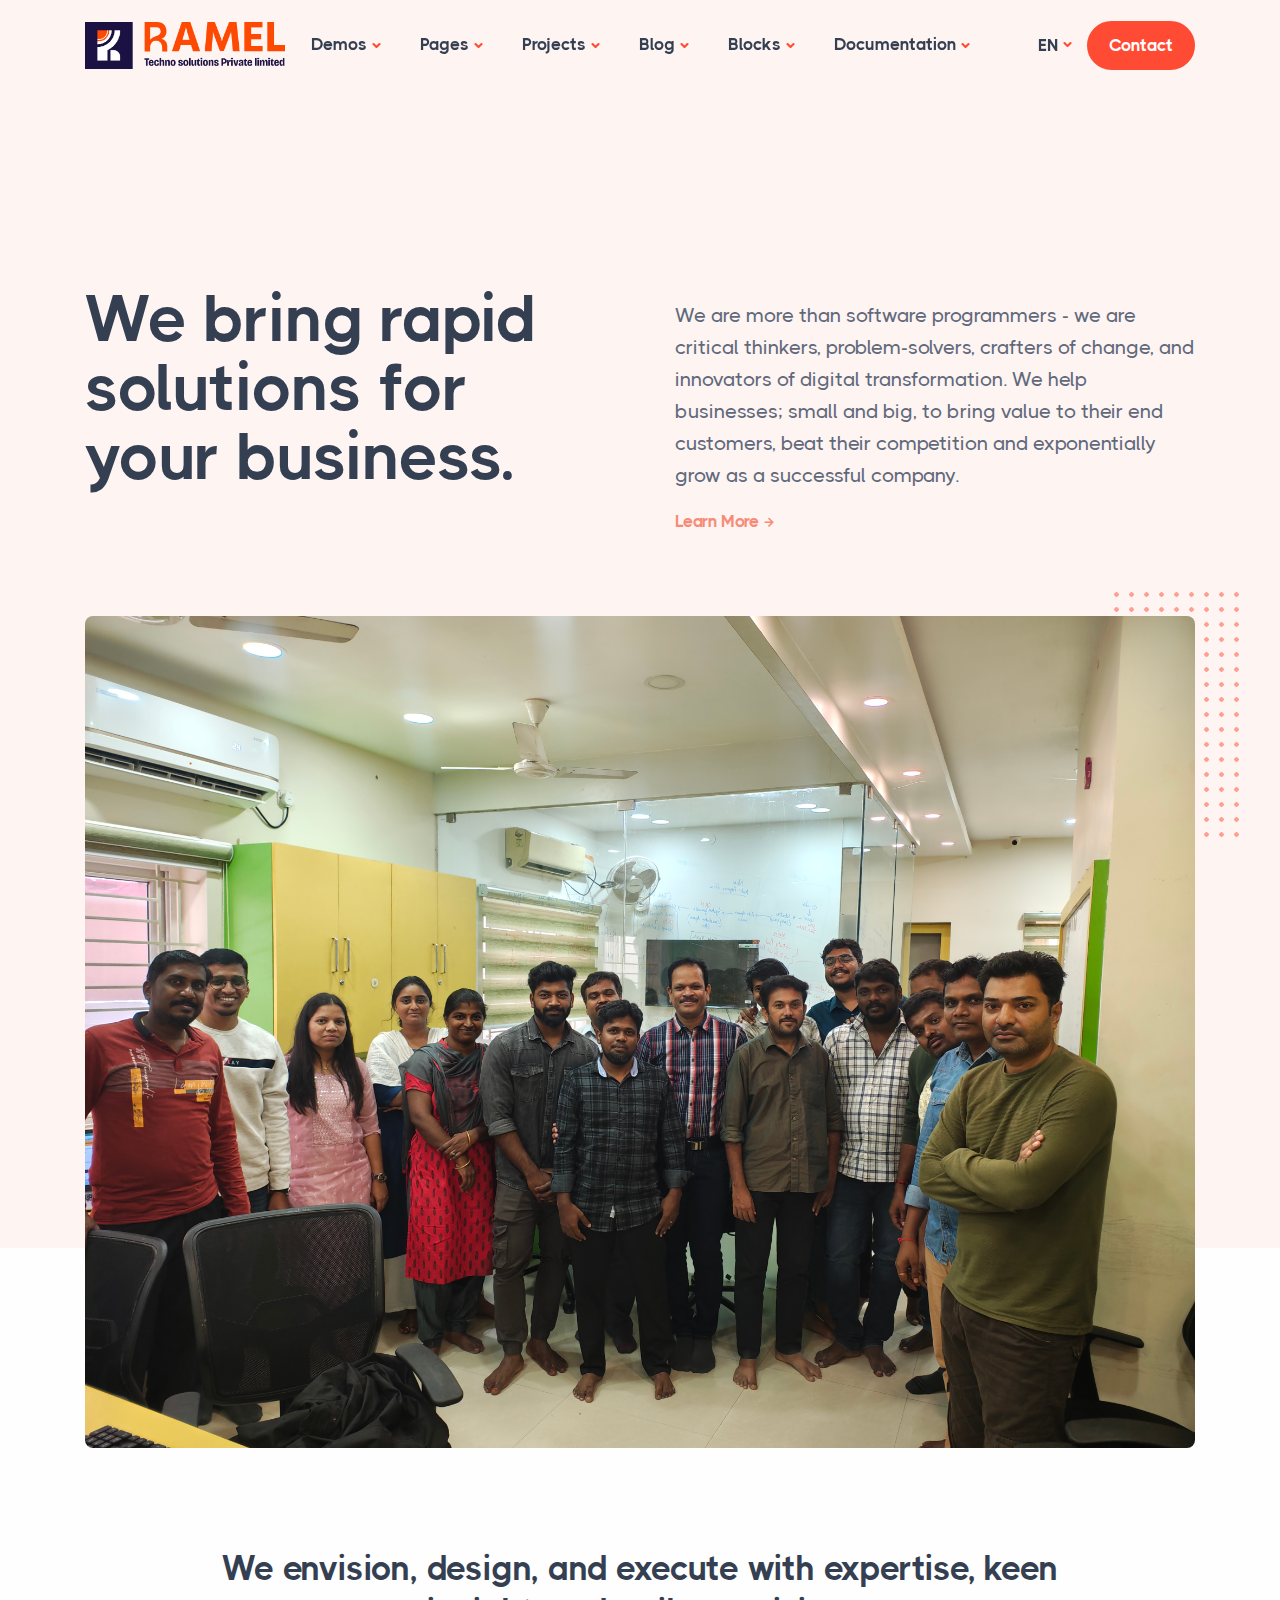
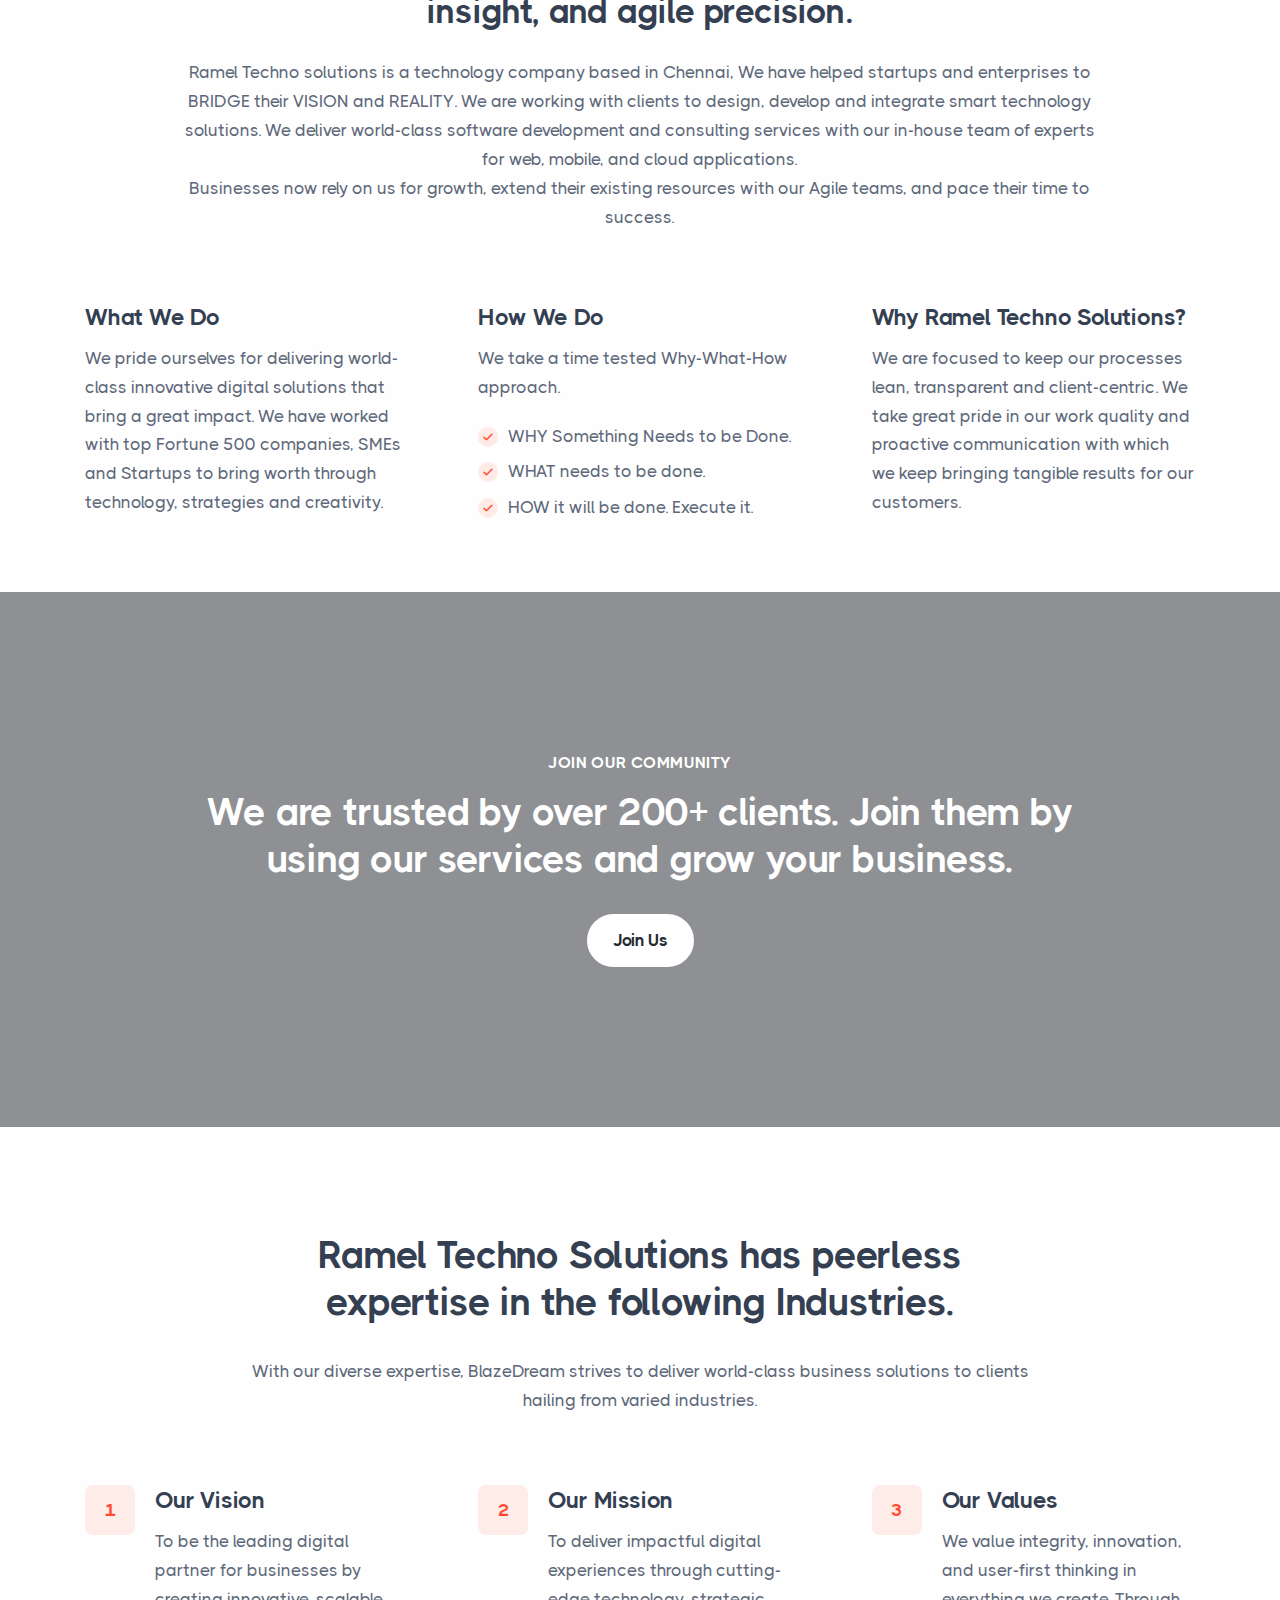
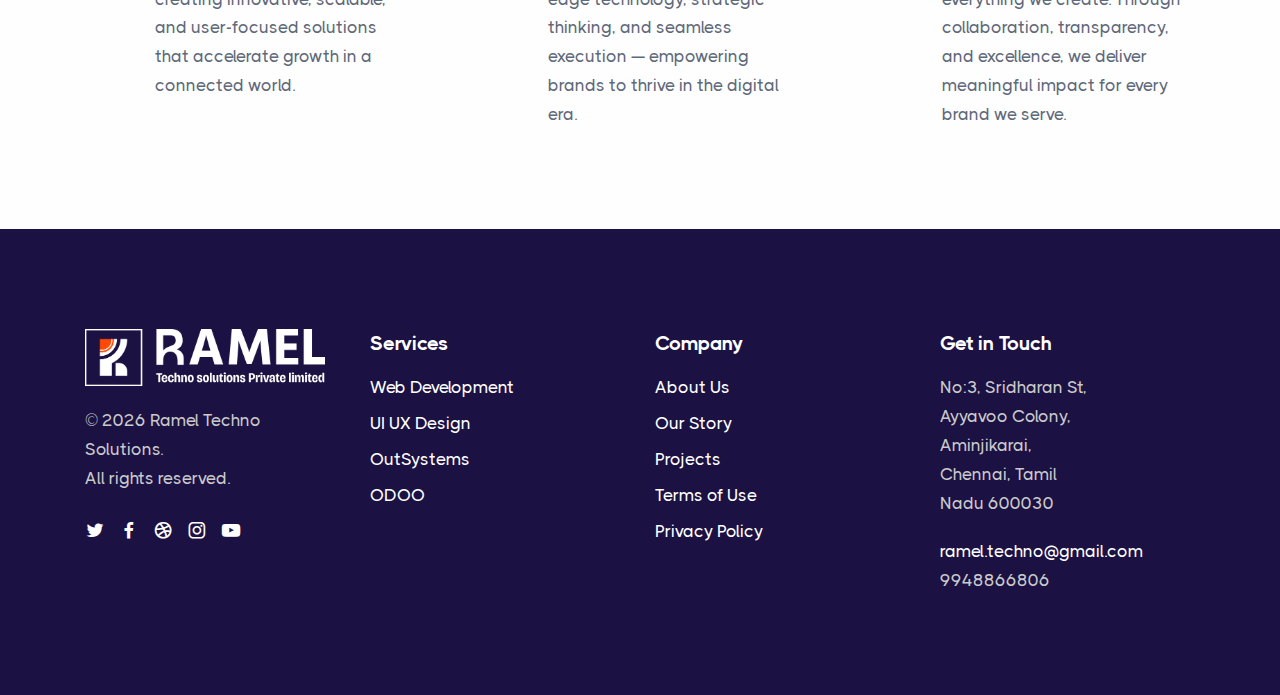
<file: aboutus.html>
<!DOCTYPE html>
<html lang="en">

<head>
    <meta charset="utf-8">
    <meta name="viewport" content="width=device-width, initial-scale=1.0">
    <meta name="description"
        content="An impressive and flawless site template that includes various UI elements and countless features, attractive ready-made blocks and rich pages, basically everything you need to create a unique and professional website.">
    <meta name="keywords"
        content="bootstrap 5, business, corporate, creative, gulp, marketing, minimal, modern, multipurpose, one page, responsive, saas, sass, seo, startup, html5 template, site template">
    <meta name="author" content="elemis">
    <title>Sandbox - Modern & Multipurpose Bootstrap 5 Template</title>
    <link rel="shortcut icon" href="./assets/img/favicon.png">
    <link rel="stylesheet" href="./assets/css/plugins.css">
    <link rel="stylesheet" href="./assets/css/style.css">
    <link rel="stylesheet" href="./assets/css/colors/orange.css">
    <link rel="preload" href="./assets/css/fonts/thicccboi.css" as="style" onload="this.rel='stylesheet'">
</head>

<body>
    <div class="content-wrapper">
        <header class="wrapper bg-soft-primary">
            <nav class="navbar navbar-expand-lg center-nav transparent navbar-light">
                <div class="container flex-lg-row flex-nowrap align-items-center">
                    <div class="navbar-brand w-100">
                        <a href="./index.html">
                            <img src="./assets/img/logo-dark.png" srcset="./assets/img/logo-dark@2x.png 2x" alt="" />
                        </a>
                    </div>
                    <div class="navbar-collapse offcanvas offcanvas-nav offcanvas-start">
                        <div class="offcanvas-header d-lg-none">
                            <h3 class="text-white fs-30 mb-0">Sandbox</h3>
                            <button type="button" class="btn-close btn-close-white" data-bs-dismiss="offcanvas"
                                aria-label="Close"></button>
                        </div>
                        <div class="offcanvas-body ms-lg-auto d-flex flex-column h-100">
                            <ul class="navbar-nav">
                                <li class="nav-item dropdown dropdown-mega">
                                    <a class="nav-link dropdown-toggle" href="#" data-bs-toggle="dropdown">Demos</a>
                                    <ul class="dropdown-menu mega-menu mega-menu-dark mega-menu-img">
                                        <li class="mega-menu-content mega-menu-scroll">
                                            <ul class="row row-cols-1 row-cols-lg-6 gx-0 gx-lg-4 gy-lg-2 list-unstyled">
                                                <li class="col">
                                                    <a class="dropdown-item" href="./demo1.html">
                                                        <figure class="rounded lift d-none d-lg-block"><img
                                                                src="./assets/img/demos/mi1.jpg"
                                                                srcset="./assets/img/demos/mi1@2x.jpg 2x" alt="">
                                                        </figure>
                                                        <span class="d-lg-none">Demo 1</span>
                                                    </a>
                                                </li>
                                                <li class="col">
                                                    <a class="dropdown-item" href="./demo2.html">
                                                        <figure class="rounded lift d-none d-lg-block"><img
                                                                src="./assets/img/demos/mi2.jpg"
                                                                srcset="./assets/img/demos/mi2@2x.jpg 2x" alt="">
                                                        </figure>
                                                        <span class="d-lg-none">Demo 2</span>
                                                    </a>
                                                </li>
                                                <li class="col">
                                                    <a class="dropdown-item" href="./demo3.html">
                                                        <figure class="rounded lift d-none d-lg-block"><img
                                                                src="./assets/img/demos/mi3.jpg"
                                                                srcset="./assets/img/demos/mi3@2x.jpg 2x" alt="">
                                                        </figure>
                                                        <span class="d-lg-none">Demo 3</span>
                                                    </a>
                                                </li>
                                                <li class="col">
                                                    <a class="dropdown-item" href="./demo4.html">
                                                        <figure class="rounded lift d-none d-lg-block"><img
                                                                src="./assets/img/demos/mi4.jpg"
                                                                srcset="./assets/img/demos/mi4@2x.jpg 2x" alt="">
                                                        </figure>
                                                        <span class="d-lg-none">Demo 4</span>
                                                    </a>
                                                </li>
                                                <li class="col">
                                                    <a class="dropdown-item" href="./demo5.html">
                                                        <figure class="rounded lift d-none d-lg-block"><img
                                                                src="./assets/img/demos/mi5.jpg"
                                                                srcset="./assets/img/demos/mi5@2x.jpg 2x" alt="">
                                                        </figure>
                                                        <span class="d-lg-none">Demo 5</span>
                                                    </a>
                                                </li>
                                                <li class="col">
                                                    <a class="dropdown-item" href="./demo6.html">
                                                        <figure class="rounded lift d-none d-lg-block"><img
                                                                src="./assets/img/demos/mi6.jpg"
                                                                srcset="./assets/img/demos/mi6@2x.jpg 2x" alt="">
                                                        </figure>
                                                        <span class="d-lg-none">Demo 6</span>
                                                    </a>
                                                </li>
                                                <li class="col">
                                                    <a class="dropdown-item" href="./demo7.html">
                                                        <figure class="rounded lift d-none d-lg-block"><img
                                                                src="./assets/img/demos/mi7.jpg"
                                                                srcset="./assets/img/demos/mi7@2x.jpg 2x" alt="">
                                                        </figure>
                                                        <span class="d-lg-none">Demo 7</span>
                                                    </a>
                                                </li>
                                                <li class="col">
                                                    <a class="dropdown-item" href="./demo8.html">
                                                        <figure class="rounded lift d-none d-lg-block"><img
                                                                src="./assets/img/demos/mi8.jpg"
                                                                srcset="./assets/img/demos/mi8@2x.jpg 2x" alt="">
                                                        </figure>
                                                        <span class="d-lg-none">Demo 8</span>
                                                    </a>
                                                </li>
                                                <li class="col">
                                                    <a class="dropdown-item" href="./demo9.html">
                                                        <figure class="rounded lift d-none d-lg-block"><img
                                                                src="./assets/img/demos/mi9.jpg"
                                                                srcset="./assets/img/demos/mi9@2x.jpg 2x" alt="">
                                                        </figure>
                                                        <span class="d-lg-none">Demo 9</span>
                                                    </a>
                                                </li>
                                                <li class="col">
                                                    <a class="dropdown-item" href="./demo10.html">
                                                        <figure class="rounded lift d-none d-lg-block"><img
                                                                src="./assets/img/demos/mi10.jpg"
                                                                srcset="./assets/img/demos/mi10@2x.jpg 2x" alt="">
                                                        </figure>
                                                        <span class="d-lg-none">Demo 10</span>
                                                    </a>
                                                </li>
                                                <li class="col">
                                                    <a class="dropdown-item" href="./demo11.html">
                                                        <figure class="rounded lift d-none d-lg-block"><img
                                                                src="./assets/img/demos/mi11.jpg"
                                                                srcset="./assets/img/demos/mi11@2x.jpg 2x" alt="">
                                                        </figure>
                                                        <span class="d-lg-none">Demo 11</span>
                                                    </a>
                                                </li>
                                                <li class="col">
                                                    <a class="dropdown-item" href="./demo12.html">
                                                        <figure class="rounded lift d-none d-lg-block"><img
                                                                src="./assets/img/demos/mi12.jpg"
                                                                srcset="./assets/img/demos/mi12@2x.jpg 2x" alt="">
                                                        </figure>
                                                        <span class="d-lg-none">Demo 12</span>
                                                    </a>
                                                </li>
                                                <li class="col">
                                                    <a class="dropdown-item" href="./demo13.html">
                                                        <figure class="rounded lift d-none d-lg-block"><img
                                                                src="./assets/img/demos/mi13.jpg"
                                                                srcset="./assets/img/demos/mi13@2x.jpg 2x" alt="">
                                                        </figure>
                                                        <span class="d-lg-none">Demo 13</span>
                                                    </a>
                                                </li>
                                                <li class="col">
                                                    <a class="dropdown-item" href="./demo14.html">
                                                        <figure class="rounded lift d-none d-lg-block"><img
                                                                src="./assets/img/demos/mi14.jpg"
                                                                srcset="./assets/img/demos/mi14@2x.jpg 2x" alt="">
                                                        </figure>
                                                        <span class="d-lg-none">Demo 14</span>
                                                    </a>
                                                </li>
                                                <li class="col">
                                                    <a class="dropdown-item" href="./demo15.html">
                                                        <figure class="rounded lift d-none d-lg-block"><img
                                                                src="./assets/img/demos/mi15.jpg"
                                                                srcset="./assets/img/demos/mi15@2x.jpg 2x" alt="">
                                                        </figure>
                                                        <span class="d-lg-none">Demo 15</span>
                                                    </a>
                                                </li>
                                                <li class="col">
                                                    <a class="dropdown-item" href="./demo16.html">
                                                        <figure class="rounded lift d-none d-lg-block"><img
                                                                src="./assets/img/demos/mi16.jpg"
                                                                srcset="./assets/img/demos/mi16@2x.jpg 2x" alt="">
                                                        </figure>
                                                        <span class="d-lg-none">Demo 16</span>
                                                    </a>
                                                </li>
                                                <li class="col">
                                                    <a class="dropdown-item" href="./demo17.html">
                                                        <figure class="rounded lift d-none d-lg-block"><img
                                                                src="./assets/img/demos/mi17.jpg"
                                                                srcset="./assets/img/demos/mi17@2x.jpg 2x" alt="">
                                                        </figure>
                                                        <span class="d-lg-none">Demo 17</span>
                                                    </a>
                                                </li>
                                                <li class="col">
                                                    <a class="dropdown-item" href="./demo18.html">
                                                        <figure class="rounded lift d-none d-lg-block"><img
                                                                src="./assets/img/demos/mi18.jpg"
                                                                srcset="./assets/img/demos/mi18@2x.jpg 2x" alt="">
                                                        </figure>
                                                        <span class="d-lg-none">Demo 18</span>
                                                    </a>
                                                </li>
                                                <li class="col">
                                                    <a class="dropdown-item" href="./demo19.html">
                                                        <figure class="rounded lift d-none d-lg-block"><img
                                                                src="./assets/img/demos/mi19.jpg"
                                                                srcset="./assets/img/demos/mi19@2x.jpg 2x" alt="">
                                                        </figure>
                                                        <span class="d-lg-none">Demo 19</span>
                                                    </a>
                                                </li>
                                                <li class="col">
                                                    <a class="dropdown-item" href="./demo20.html">
                                                        <figure class="rounded lift d-none d-lg-block"><img
                                                                src="./assets/img/demos/mi20.jpg"
                                                                srcset="./assets/img/demos/mi20@2x.jpg 2x" alt="">
                                                        </figure>
                                                        <span class="d-lg-none">Demo 20</span>
                                                    </a>
                                                </li>
                                                <li class="col">
                                                    <a class="dropdown-item" href="./demo21.html">
                                                        <figure class="rounded lift d-none d-lg-block"><img
                                                                src="./assets/img/demos/mi21.jpg"
                                                                srcset="./assets/img/demos/mi21@2x.jpg 2x" alt="">
                                                        </figure>
                                                        <span class="d-lg-none">Demo 21</span>
                                                    </a>
                                                </li>
                                                <li class="col">
                                                    <a class="dropdown-item" href="./demo22.html">
                                                        <figure class="rounded lift d-none d-lg-block"><img
                                                                src="./assets/img/demos/mi22.jpg"
                                                                srcset="./assets/img/demos/mi22@2x.jpg 2x" alt="">
                                                        </figure>
                                                        <span class="d-lg-none">Demo 22</span>
                                                    </a>
                                                </li>
                                                <li class="col">
                                                    <a class="dropdown-item" href="./demo23.html">
                                                        <figure class="rounded lift d-none d-lg-block"><img
                                                                src="./assets/img/demos/mi23.jpg"
                                                                srcset="./assets/img/demos/mi23@2x.jpg 2x" alt="">
                                                        </figure>
                                                        <span class="d-lg-none">Demo 23</span>
                                                    </a>
                                                </li>
                                                <li class="col">
                                                    <a class="dropdown-item" href="./demo24.html">
                                                        <figure class="rounded lift d-none d-lg-block"><img
                                                                src="./assets/img/demos/mi24.jpg"
                                                                srcset="./assets/img/demos/mi24@2x.jpg 2x" alt="">
                                                        </figure>
                                                        <span class="d-lg-none">Demo 24</span>
                                                    </a>
                                                </li>
                                                <li class="col">
                                                    <a class="dropdown-item" href="./demo25.html">
                                                        <figure class="rounded lift d-none d-lg-block"><img
                                                                src="./assets/img/demos/mi25.jpg"
                                                                srcset="./assets/img/demos/mi25@2x.jpg 2x" alt="">
                                                        </figure>
                                                        <span class="d-lg-none">Demo 25</span>
                                                    </a>
                                                </li>
                                                <li class="col">
                                                    <a class="dropdown-item" href="./demo26.html">
                                                        <figure class="rounded lift d-none d-lg-block"><img
                                                                src="./assets/img/demos/mi26.jpg"
                                                                srcset="./assets/img/demos/mi26@2x.jpg 2x" alt="">
                                                        </figure>
                                                        <span class="d-lg-none">Demo 26</span>
                                                    </a>
                                                </li>
                                                <li class="col">
                                                    <a class="dropdown-item" href="./demo27.html">
                                                        <figure class="rounded lift d-none d-lg-block"><img
                                                                src="./assets/img/demos/mi27.jpg"
                                                                srcset="./assets/img/demos/mi27@2x.jpg 2x" alt="">
                                                        </figure>
                                                        <span class="d-lg-none">Demo 27</span>
                                                    </a>
                                                </li>
                                                <li class="col">
                                                    <a class="dropdown-item" href="./demo28.html">
                                                        <figure class="rounded lift d-none d-lg-block"><img
                                                                src="./assets/img/demos/mi28.jpg"
                                                                srcset="./assets/img/demos/mi28@2x.jpg 2x" alt="">
                                                        </figure>
                                                        <span class="d-lg-none">Demo 28</span>
                                                    </a>
                                                </li>
                                                <li class="col">
                                                    <a class="dropdown-item" href="./demo29.html">
                                                        <figure class="rounded lift d-none d-lg-block"><img
                                                                src="./assets/img/demos/mi29.jpg"
                                                                srcset="./assets/img/demos/mi29@2x.jpg 2x" alt="">
                                                        </figure>
                                                        <span class="d-lg-none">Demo 29</span>
                                                    </a>
                                                </li>
                                                <li class="col">
                                                    <a class="dropdown-item" href="./demo30.html">
                                                        <figure class="rounded lift d-none d-lg-block"><img
                                                                src="./assets/img/demos/mi30.jpg"
                                                                srcset="./assets/img/demos/mi30@2x.jpg 2x" alt="">
                                                        </figure>
                                                        <span class="d-lg-none">Demo 30</span>
                                                    </a>
                                                </li>
                                                <li class="col">
                                                    <a class="dropdown-item" href="./demo31.html">
                                                        <figure class="rounded lift d-none d-lg-block"><img
                                                                src="./assets/img/demos/mi31.jpg"
                                                                srcset="./assets/img/demos/mi31@2x.jpg 2x" alt="">
                                                        </figure>
                                                        <span class="d-lg-none">Demo 31</span>
                                                    </a>
                                                </li>
                                                <li class="col">
                                                    <a class="dropdown-item" href="./demo32.html">
                                                        <figure class="rounded lift d-none d-lg-block"><img
                                                                src="./assets/img/demos/mi32.jpg"
                                                                srcset="./assets/img/demos/mi32@2x.jpg 2x" alt="">
                                                        </figure>
                                                        <span class="d-lg-none">Demo 32</span>
                                                    </a>
                                                </li>
                                                <li class="col">
                                                    <a class="dropdown-item" href="./demo33.html">
                                                        <figure class="rounded lift d-none d-lg-block"><img
                                                                src="./assets/img/demos/mi33.jpg"
                                                                srcset="./assets/img/demos/mi33@2x.jpg 2x" alt="">
                                                        </figure>
                                                        <span class="d-lg-none">Demo 33</span>
                                                    </a>
                                                </li>
                                                <li class="col">
                                                    <a class="dropdown-item" href="./demo34.html">
                                                        <figure class="rounded lift d-none d-lg-block"><img
                                                                src="./assets/img/demos/mi34.jpg"
                                                                srcset="./assets/img/demos/mi34@2x.jpg 2x" alt="">
                                                        </figure>
                                                        <span class="d-lg-none">Demo 34</span>
                                                    </a>
                                                </li>
                                                <li class="col">
                                                    <a class="dropdown-item" href="./demo35.html">
                                                        <figure class="rounded lift d-none d-lg-block"><img
                                                                src="./assets/img/demos/mi35.jpg"
                                                                srcset="./assets/img/demos/mi35@2x.jpg 2x" alt="">
                                                        </figure>
                                                        <span class="d-lg-none">Demo 35</span>
                                                    </a>
                                                </li>
                                                <li class="col">
                                                    <a class="dropdown-item" href="./demo36.html">
                                                        <figure class="rounded lift d-none d-lg-block"><img
                                                                src="./assets/img/demos/mi36.jpg"
                                                                srcset="./assets/img/demos/mi36@2x.jpg 2x" alt="">
                                                        </figure>
                                                        <span class="d-lg-none">Demo 36</span>
                                                    </a>
                                                </li>
                                            </ul>
                                            <!--/.row -->
                                            <span class="d-none d-lg-flex"><i
                                                    class="uil uil-direction"></i><strong>Scroll to view
                                                    more</strong></span>
                                        </li>
                                        <!--/.mega-menu-content-->
                                    </ul>
                                    <!--/.dropdown-menu -->
                                </li>
                                <li class="nav-item dropdown">
                                    <a class="nav-link dropdown-toggle" href="#" data-bs-toggle="dropdown">Pages</a>
                                    <ul class="dropdown-menu">
                                        <li class="dropdown dropdown-submenu dropend"><a
                                                class="dropdown-item dropdown-toggle" href="#"
                                                data-bs-toggle="dropdown">Services</a>
                                            <ul class="dropdown-menu">
                                                <li class="nav-item"><a class="dropdown-item"
                                                        href="./services.html">Services I</a></li>
                                                <li class="nav-item"><a class="dropdown-item"
                                                        href="./services2.html">Services II</a></li>
                                            </ul>
                                        </li>
                                        <li class="dropdown dropdown-submenu dropend"><a
                                                class="dropdown-item dropdown-toggle" href="#"
                                                data-bs-toggle="dropdown">About</a>
                                            <ul class="dropdown-menu">
                                                <li class="nav-item"><a class="dropdown-item" href="./about.html">About
                                                        I</a></li>
                                                <li class="nav-item"><a class="dropdown-item" href="./about2.html">About
                                                        II</a></li>
                                            </ul>
                                        </li>
                                        <li class="dropdown dropdown-submenu dropend"><a
                                                class="dropdown-item dropdown-toggle" href="#"
                                                data-bs-toggle="dropdown">Shop</a>
                                            <ul class="dropdown-menu">
                                                <li class="nav-item"><a class="dropdown-item" href="./shop.html">Shop
                                                        I</a></li>
                                                <li class="nav-item"><a class="dropdown-item" href="./shop2.html">Shop
                                                        II</a></li>
                                                <li class="nav-item"><a class="dropdown-item"
                                                        href="./shop-product.html">Product Page</a></li>
                                                <li class="nav-item"><a class="dropdown-item"
                                                        href="./shop-cart.html">Shopping Cart</a></li>
                                                <li class="nav-item"><a class="dropdown-item"
                                                        href="./shop-checkout.html">Checkout</a></li>
                                            </ul>
                                        </li>
                                        <li class="dropdown dropdown-submenu dropend"><a
                                                class="dropdown-item dropdown-toggle" href="#"
                                                data-bs-toggle="dropdown">Contact</a>
                                            <ul class="dropdown-menu">
                                                <li class="nav-item"><a class="dropdown-item"
                                                        href="./contact.html">Contact I</a></li>
                                                <li class="nav-item"><a class="dropdown-item"
                                                        href="./contact2.html">Contact II</a></li>
                                                <li class="nav-item"><a class="dropdown-item"
                                                        href="./contact3.html">Contact III</a></li>
                                            </ul>
                                        </li>
                                        <li class="dropdown dropdown-submenu dropend"><a
                                                class="dropdown-item dropdown-toggle" href="#"
                                                data-bs-toggle="dropdown">Career</a>
                                            <ul class="dropdown-menu">
                                                <li class="nav-item"><a class="dropdown-item" href="./career.html">Job
                                                        Listing I</a></li>
                                                <li class="nav-item"><a class="dropdown-item" href="./career2.html">Job
                                                        Listing II</a></li>
                                                <li class="nav-item"><a class="dropdown-item"
                                                        href="./career-job.html">Job Description</a></li>
                                            </ul>
                                        </li>
                                        <li class="dropdown dropdown-submenu dropend"><a
                                                class="dropdown-item dropdown-toggle" href="#"
                                                data-bs-toggle="dropdown">Utility</a>
                                            <ul class="dropdown-menu">
                                                <li class="nav-item"><a class="dropdown-item" href="./404.html">404 Not
                                                        Found</a></li>
                                                <li class="nav-item"><a class="dropdown-item"
                                                        href="./page-loader.html">Page Loader</a></li>
                                                <li class="nav-item"><a class="dropdown-item" href="./signin.html">Sign
                                                        In I</a></li>
                                                <li class="nav-item"><a class="dropdown-item" href="./signin2.html">Sign
                                                        In II</a></li>
                                                <li class="nav-item"><a class="dropdown-item" href="./signup.html">Sign
                                                        Up I</a></li>
                                                <li class="nav-item"><a class="dropdown-item" href="./signup2.html">Sign
                                                        Up II</a></li>
                                                <li class="nav-item"><a class="dropdown-item"
                                                        href="./terms.html">Terms</a></li>
                                            </ul>
                                        </li>
                                        <li class="nav-item"><a class="dropdown-item" href="./pricing.html">Pricing</a>
                                        </li>
                                        <li class="nav-item"><a class="dropdown-item" href="./onepage.html">One Page</a>
                                        </li>
                                    </ul>
                                </li>
                                <li class="nav-item dropdown">
                                    <a class="nav-link dropdown-toggle" href="#" data-bs-toggle="dropdown">Projects</a>
                                    <div class="dropdown-menu dropdown-lg">
                                        <div class="dropdown-lg-content">
                                            <div>
                                                <h6 class="dropdown-header">Project Pages</h6>
                                                <ul class="list-unstyled">
                                                    <li><a class="dropdown-item" href="./projects.html">Projects I</a>
                                                    </li>
                                                    <li><a class="dropdown-item" href="./projects2.html">Projects II</a>
                                                    </li>
                                                    <li><a class="dropdown-item" href="./projects3.html">Projects
                                                            III</a></li>
                                                    <li><a class="dropdown-item" href="./projects4.html">Projects IV</a>
                                                    </li>
                                                </ul>
                                            </div>
                                            <!-- /.column -->
                                            <div>
                                                <h6 class="dropdown-header">Single Projects</h6>
                                                <ul class="list-unstyled">
                                                    <li><a class="dropdown-item" href="./single-project.html">Single
                                                            Project I</a></li>
                                                    <li><a class="dropdown-item" href="./single-project2.html">Single
                                                            Project II</a></li>
                                                    <li><a class="dropdown-item" href="./single-project3.html">Single
                                                            Project III</a></li>
                                                    <li><a class="dropdown-item" href="./single-project4.html">Single
                                                            Project IV</a></li>
                                                </ul>
                                            </div>
                                            <!-- /.column -->
                                        </div>
                                        <!-- /auto-column -->
                                    </div>
                                </li>
                                <li class="nav-item dropdown">
                                    <a class="nav-link dropdown-toggle" href="#" data-bs-toggle="dropdown">Blog</a>
                                    <ul class="dropdown-menu">
                                        <li class="nav-item"><a class="dropdown-item" href="./blog.html">Blog without
                                                Sidebar</a></li>
                                        <li class="nav-item"><a class="dropdown-item" href="./blog2.html">Blog with
                                                Sidebar</a></li>
                                        <li class="nav-item"><a class="dropdown-item" href="./blog3.html">Blog with Left
                                                Sidebar</a></li>
                                        <li class="dropdown dropdown-submenu dropend"><a
                                                class="dropdown-item dropdown-toggle" href="#"
                                                data-bs-toggle="dropdown">Blog Posts</a>
                                            <ul class="dropdown-menu">
                                                <li class="nav-item"><a class="dropdown-item"
                                                        href="./blog-post.html">Post without Sidebar</a></li>
                                                <li class="nav-item"><a class="dropdown-item"
                                                        href="./blog-post2.html">Post with Sidebar</a></li>
                                                <li class="nav-item"><a class="dropdown-item"
                                                        href="./blog-post3.html">Post with Left Sidebar</a></li>
                                            </ul>
                                        </li>
                                    </ul>
                                </li>
                                <li class="nav-item dropdown dropdown-mega">
                                    <a class="nav-link dropdown-toggle" href="#" data-bs-toggle="dropdown">Blocks</a>
                                    <ul class="dropdown-menu mega-menu mega-menu-dark mega-menu-img">
                                        <li class="mega-menu-content">
                                            <ul class="row row-cols-1 row-cols-lg-6 gx-0 gx-lg-6 gy-lg-4 list-unstyled">
                                                <li class="col"><a class="dropdown-item"
                                                        href="./docs/blocks/about.html">
                                                        <div class="rounded img-svg d-none d-lg-block p-4 mb-lg-2"><img
                                                                class="rounded-0" src="./assets/img/demos/block1.svg"
                                                                alt=""></div>
                                                        <span>About</span>
                                                    </a>
                                                </li>
                                                <li class="col"><a class="dropdown-item" href="./docs/blocks/blog.html">
                                                        <div class="rounded img-svg d-none d-lg-block p-4 mb-lg-2"><img
                                                                class="rounded-0" src="./assets/img/demos/block2.svg"
                                                                alt=""></div>
                                                        <span>Blog</span>
                                                    </a>
                                                </li>
                                                <li class="col"><a class="dropdown-item"
                                                        href="./docs/blocks/call-to-action.html">
                                                        <div class="rounded img-svg d-none d-lg-block p-4 mb-lg-2"><img
                                                                class="rounded-0" src="./assets/img/demos/block3.svg"
                                                                alt=""></div>
                                                        <span>Call to Action</span>
                                                    </a>
                                                </li>
                                                <li class="col"><a class="dropdown-item"
                                                        href="./docs/blocks/clients.html">
                                                        <div class="rounded img-svg d-none d-lg-block p-4 mb-lg-2"><img
                                                                class="rounded-0" src="./assets/img/demos/block4.svg"
                                                                alt=""></div>
                                                        <span>Clients</span>
                                                    </a>
                                                </li>
                                                <li class="col"><a class="dropdown-item"
                                                        href="./docs/blocks/contact.html">
                                                        <div class="rounded img-svg d-none d-lg-block p-4 mb-lg-2"><img
                                                                class="rounded-0" src="./assets/img/demos/block5.svg"
                                                                alt=""></div>
                                                        <span>Contact</span>
                                                    </a>
                                                </li>
                                                <li class="col"><a class="dropdown-item"
                                                        href="./docs/blocks/facts.html">
                                                        <div class="rounded img-svg d-none d-lg-block p-4 mb-lg-2"><img
                                                                class="rounded-0" src="./assets/img/demos/block6.svg"
                                                                alt=""></div>
                                                        <span>Facts</span>
                                                    </a>
                                                </li>
                                                <li class="col"><a class="dropdown-item" href="./docs/blocks/faq.html">
                                                        <div class="rounded img-svg d-none d-lg-block p-4 mb-lg-2"><img
                                                                class="rounded-0" src="./assets/img/demos/block7.svg"
                                                                alt=""></div>
                                                        <span>FAQ</span>
                                                    </a>
                                                </li>
                                                <li class="col"><a class="dropdown-item"
                                                        href="./docs/blocks/features.html">
                                                        <div class="rounded img-svg d-none d-lg-block p-4 mb-lg-2"><img
                                                                class="rounded-0" src="./assets/img/demos/block8.svg"
                                                                alt=""></div>
                                                        <span>Features</span>
                                                    </a>
                                                </li>
                                                <li class="col"><a class="dropdown-item"
                                                        href="./docs/blocks/footer.html">
                                                        <div class="rounded img-svg d-none d-lg-block p-4 mb-lg-2"><img
                                                                class="rounded-0" src="./assets/img/demos/block9.svg"
                                                                alt=""></div>
                                                        <span>Footer</span>
                                                    </a>
                                                </li>
                                                <li class="col"><a class="dropdown-item" href="./docs/blocks/hero.html">
                                                        <div class="rounded img-svg d-none d-lg-block p-4 mb-lg-2"><img
                                                                class="rounded-0" src="./assets/img/demos/block10.svg"
                                                                alt=""></div>
                                                        <span>Hero</span>
                                                    </a>
                                                </li>
                                                <li class="col"><a class="dropdown-item" href="./docs/blocks/misc.html">
                                                        <div class="rounded img-svg d-none d-lg-block p-4 mb-lg-2"><img
                                                                class="rounded-0" src="./assets/img/demos/block17.svg"
                                                                alt=""></div>
                                                        <span>Misc</span>
                                                    </a>
                                                </li>
                                                <li class="col"><a class="dropdown-item"
                                                        href="./docs/blocks/navbar.html">
                                                        <div class="rounded img-svg d-none d-lg-block p-4 mb-lg-2"><img
                                                                class="rounded-0" src="./assets/img/demos/block11.svg"
                                                                alt=""></div>
                                                        <span>Navbar</span>
                                                    </a>
                                                </li>
                                                <li class="col"><a class="dropdown-item"
                                                        href="./docs/blocks/portfolio.html">
                                                        <div class="rounded img-svg d-none d-lg-block p-4 mb-lg-2"><img
                                                                class="rounded-0" src="./assets/img/demos/block12.svg"
                                                                alt=""></div>
                                                        <span>Portfolio</span>
                                                    </a>
                                                </li>
                                                <li class="col"><a class="dropdown-item"
                                                        href="./docs/blocks/pricing.html">
                                                        <div class="rounded img-svg d-none d-lg-block p-4 mb-lg-2"><img
                                                                class="rounded-0" src="./assets/img/demos/block13.svg"
                                                                alt=""></div>
                                                        <span>Pricing</span>
                                                    </a>
                                                </li>
                                                <li class="col"><a class="dropdown-item"
                                                        href="./docs/blocks/process.html">
                                                        <div class="rounded img-svg d-none d-lg-block p-4 mb-lg-2"><img
                                                                class="rounded-0" src="./assets/img/demos/block14.svg"
                                                                alt=""></div>
                                                        <span>Process</span>
                                                    </a>
                                                </li>
                                                <li class="col"><a class="dropdown-item" href="./docs/blocks/team.html">
                                                        <div class="rounded img-svg d-none d-lg-block p-4 mb-lg-2"><img
                                                                class="rounded-0" src="./assets/img/demos/block15.svg"
                                                                alt=""></div>
                                                        <span>Team</span>
                                                    </a>
                                                </li>
                                                <li class="col"><a class="dropdown-item"
                                                        href="./docs/blocks/testimonials.html">
                                                        <div class="rounded img-svg d-none d-lg-block p-4 mb-lg-2"><img
                                                                class="rounded-0" src="./assets/img/demos/block16.svg"
                                                                alt=""></div>
                                                        <span>Testimonials</span>
                                                    </a>
                                                </li>
                                            </ul>
                                            <!--/.row -->
                                        </li>
                                        <!--/.mega-menu-content-->
                                    </ul>
                                    <!--/.dropdown-menu -->
                                </li>
                                <li class="nav-item dropdown dropdown-mega">
                                    <a class="nav-link dropdown-toggle" href="#"
                                        data-bs-toggle="dropdown">Documentation</a>
                                    <ul class="dropdown-menu mega-menu">
                                        <li class="mega-menu-content">
                                            <div class="row gx-0 gx-lg-3">
                                                <div class="col-lg-4">
                                                    <h6 class="dropdown-header">Usage</h6>
                                                    <ul class="list-unstyled cc-2 pb-lg-1">
                                                        <li><a class="dropdown-item" href="./docs/index.html">Get
                                                                Started</a></li>
                                                        <li><a class="dropdown-item" href="./docs/forms.html">Forms</a>
                                                        </li>
                                                        <li><a class="dropdown-item" href="./docs/faq.html">FAQ</a></li>
                                                        <li><a class="dropdown-item"
                                                                href="./docs/changelog.html">Changelog</a></li>
                                                        <li><a class="dropdown-item"
                                                                href="./docs/credits.html">Credits</a></li>
                                                    </ul>
                                                    <h6 class="dropdown-header mt-lg-6">Styleguide</h6>
                                                    <ul class="list-unstyled cc-2">
                                                        <li><a class="dropdown-item"
                                                                href="./docs/styleguide/colors.html">Colors</a></li>
                                                        <li><a class="dropdown-item"
                                                                href="./docs/styleguide/fonts.html">Fonts</a></li>
                                                        <li><a class="dropdown-item"
                                                                href="./docs/styleguide/icons-svg.html">SVG Icons</a>
                                                        </li>
                                                        <li><a class="dropdown-item"
                                                                href="./docs/styleguide/icons-font.html">Font Icons</a>
                                                        </li>
                                                        <li><a class="dropdown-item"
                                                                href="./docs/styleguide/illustrations.html">Illustrations</a>
                                                        </li>
                                                        <li><a class="dropdown-item"
                                                                href="./docs/styleguide/backgrounds.html">Backgrounds</a>
                                                        </li>
                                                        <li><a class="dropdown-item"
                                                                href="./docs/styleguide/misc.html">Misc</a></li>
                                                    </ul>
                                                </div>
                                                <!--/column -->
                                                <div class="col-lg-8">
                                                    <h6 class="dropdown-header">Elements</h6>
                                                    <ul class="list-unstyled cc-3">
                                                        <li><a class="dropdown-item"
                                                                href="./docs/elements/accordion.html">Accordion</a></li>
                                                        <li><a class="dropdown-item"
                                                                href="./docs/elements/alerts.html">Alerts</a></li>
                                                        <li><a class="dropdown-item"
                                                                href="./docs/elements/animations.html">Animations</a>
                                                        </li>
                                                        <li><a class="dropdown-item"
                                                                href="./docs/elements/avatars.html">Avatars</a></li>
                                                        <li><a class="dropdown-item"
                                                                href="./docs/elements/background.html">Background</a>
                                                        </li>
                                                        <li><a class="dropdown-item"
                                                                href="./docs/elements/badges.html">Badges</a></li>
                                                        <li><a class="dropdown-item"
                                                                href="./docs/elements/buttons.html">Buttons</a></li>
                                                        <li><a class="dropdown-item"
                                                                href="./docs/elements/card.html">Card</a></li>
                                                        <li><a class="dropdown-item"
                                                                href="./docs/elements/carousel.html">Carousel</a></li>
                                                        <li><a class="dropdown-item"
                                                                href="./docs/elements/dividers.html">Dividers</a></li>
                                                        <li><a class="dropdown-item"
                                                                href="./docs/elements/form-elements.html">Form
                                                                Elements</a></li>
                                                        <li><a class="dropdown-item"
                                                                href="./docs/elements/image-hover.html">Image Hover</a>
                                                        </li>
                                                        <li><a class="dropdown-item"
                                                                href="./docs/elements/image-mask.html">Image Mask</a>
                                                        </li>
                                                        <li><a class="dropdown-item"
                                                                href="./docs/elements/lightbox.html">Lightbox</a></li>
                                                        <li><a class="dropdown-item"
                                                                href="./docs/elements/player.html">Media Player</a></li>
                                                        <li><a class="dropdown-item"
                                                                href="./docs/elements/modal.html">Modal</a></li>
                                                        <li><a class="dropdown-item"
                                                                href="./docs/elements/pagination.html">Pagination</a>
                                                        </li>
                                                        <li><a class="dropdown-item"
                                                                href="./docs/elements/progressbar.html">Progressbar</a>
                                                        </li>
                                                        <li><a class="dropdown-item"
                                                                href="./docs/elements/shadows.html">Shadows</a></li>
                                                        <li><a class="dropdown-item"
                                                                href="./docs/elements/shapes.html">Shapes</a></li>
                                                        <li><a class="dropdown-item"
                                                                href="./docs/elements/tables.html">Tables</a></li>
                                                        <li><a class="dropdown-item"
                                                                href="./docs/elements/tabs.html">Tabs</a></li>
                                                        <li><a class="dropdown-item"
                                                                href="./docs/elements/text-animations.html">Text
                                                                Animations</a></li>
                                                        <li><a class="dropdown-item"
                                                                href="./docs/elements/text-highlight.html">Text
                                                                Highlight</a></li>
                                                        <li><a class="dropdown-item"
                                                                href="./docs/elements/tiles.html">Tiles</a></li>
                                                        <li><a class="dropdown-item"
                                                                href="./docs/elements/tooltips-popovers.html">Tooltips &
                                                                Popovers</a></li>
                                                        <li><a class="dropdown-item"
                                                                href="./docs/elements/typography.html">Typography</a>
                                                        </li>
                                                    </ul>
                                                </div>
                                                <!--/column -->
                                            </div>
                                            <!--/.row -->
                                        </li>
                                        <!--/.mega-menu-content-->
                                    </ul>
                                    <!--/.dropdown-menu -->
                                </li>
                            </ul>
                            <!-- /.navbar-nav -->
                            <div class="offcanvas-footer d-lg-none">
                                <div>
                                    <a href="mailto:first.last@email.com" class="link-inverse">info@email.com</a>
                                    <br /> 00 (123) 456 78 90 <br />
                                    <nav class="nav social social-white mt-4">
                                        <a href="#"><i class="uil uil-twitter"></i></a>
                                        <a href="#"><i class="uil uil-facebook-f"></i></a>
                                        <a href="#"><i class="uil uil-dribbble"></i></a>
                                        <a href="#"><i class="uil uil-instagram"></i></a>
                                        <a href="#"><i class="uil uil-youtube"></i></a>
                                    </nav>
                                    <!-- /.social -->
                                </div>
                            </div>
                            <!-- /.offcanvas-footer -->
                        </div>
                        <!-- /.offcanvas-body -->
                    </div>
                    <!-- /.navbar-collapse -->
                    <div class="navbar-other w-100 d-flex ms-auto">
                        <ul class="navbar-nav flex-row align-items-center ms-auto">
                            <li class="nav-item dropdown language-select text-uppercase">
                                <a class="nav-link dropdown-item dropdown-toggle" href="#" role="button"
                                    data-bs-toggle="dropdown" aria-haspopup="true" aria-expanded="false">En</a>
                                <ul class="dropdown-menu">
                                    <li class="nav-item"><a class="dropdown-item" href="#">En</a></li>
                                    <li class="nav-item"><a class="dropdown-item" href="#">De</a></li>
                                    <li class="nav-item"><a class="dropdown-item" href="#">Es</a></li>
                                </ul>
                            </li>
                            <li class="nav-item d-none d-md-block">
                                <a href="./contact.html" class="btn btn-sm btn-primary rounded-pill">Contact</a>
                            </li>
                            <li class="nav-item d-lg-none">
                                <button class="hamburger offcanvas-nav-btn"><span></span></button>
                            </li>
                        </ul>
                        <!-- /.navbar-nav -->
                    </div>
                    <!-- /.navbar-other -->
                </div>
                <!-- /.container -->
            </nav>
            <!-- /.navbar -->
        </header>
        <!-- /header -->
        <section class="wrapper bg-soft-primary">
            <div class="container pt-10 pt-md-20 pb-20 pb-md-0">
                <div class="row gx-md-8 gx-lg-12 gy-3 gy-lg-0 mb-13">
                    <div class="col-lg-6">
                        <h1 class="display-1 fs-66 lh-xxs mb-0">We bring rapid solutions for your business.</h1>
                    </div>
                    <!-- /column -->
                    <div class="col-lg-6">
                        <p class="lead fs-20 my-3">We are more than software programmers - we are critical thinkers,
                            problem-solvers, crafters of change, and innovators of digital transformation. We help
                            businesses; small and big, to bring value to their end customers, beat their competition and
                            exponentially grow as a successful company.</p>
                        <a href="#" class="more hover">Learn More</a>
                    </div>
                    <!-- /column -->
                </div>
                <!-- /.row -->
                <div class="position-relative">
                    <div class="shape bg-dot primary rellax w-17 h-21" data-rellax-speed="1"
                        style="top: -2.5rem; right: -2.7rem;"></div>
                    <figure class="rounded mb-md-n20"><img src="./assets/img/office.jpg"
                            srcset="./assets/img/office.jpg" alt="" /></figure>
                </div>
            </div>
            <!-- /.container -->
        </section>
        <!-- /section -->


        <section class="wrapper bg-light">
            <div class="container pt-20 pt-md-22 pb-10 pb-md-10">
                <div class="row gx-md-8 gx-xl-12 gy-6 align-items-center justify-content-center">

                    <!--/column -->
                    <div class="col-lg-10 text-center">
                        <h2 class="display-5 mb-5">We envision, design, and execute with expertise, keen insight, and
                            agile precision.</h2>
                        <p class="mb-6">Ramel Techno solutions is a technology company based in Chennai, We have helped
                            startups and enterprises to BRIDGE their VISION and REALITY. We are working with clients to
                            design, develop and integrate smart technology solutions. We deliver world-class software
                            development and consulting services with our in-house team of experts for web, mobile, and
                            cloud applications.
                            <br>Businesses now rely on us for growth, extend their existing resources with our Agile
                            teams, and pace their time to success. </p>

                    </div>
                    <!--/column -->
                </div>
                <!-- /.row -->
                <div class="row gx-md-8 gx-xl-12 gy-6 mt-2">
                    <div class="col-lg-4">
                        <h3>What We Do</h3>
                        <p>We pride ourselves for delivering world-class innovative digital solutions that bring a great
                            impact. We have worked with top Fortune 500 companies, SMEs and Startups to bring worth
                            through technology, strategies and creativity.</p>
                    </div>
                    <!-- /column -->
                    <div class="col-lg-4">
                        <h3>How We Do</h3>
                        <p>We take a time tested Why-What-How approach.</p>
                        <ul class="icon-list bullet-bg bullet-soft-primary">
                            <li><i class="uil uil-check"></i>WHY Something Needs to be Done.</li>
                            <li><i class="uil uil-check"></i>WHAT needs to be done.</li>
                            <li><i class="uil uil-check"></i>HOW it will be done. Execute it.</li>
                        </ul>
                    </div>
                    <!-- /column -->
                    <div class="col-lg-4">
                        <h3>Why Ramel Techno Solutions?</h3>
                        <p>We are focused to keep our processes lean, transparent and client-centric. We take great
                            pride in our work quality and proactive communication with which we keep bringing tangible
                            results for our customers.</p>
                    </div>
                    <!-- /column -->
                </div>
                <!-- /.row -->
            </div>
            <!-- /.container -->
        </section>
        <!-- /section -->

        <section class="wrapper image-wrapper bg-image bg-overlay" data-image-src="./assets/img/photos/bg10.jpg">
            <div class="container py-18">
                <div class="row text-center">
                    <div class="col-lg-11 col-xl-10 col-xxl-8 mx-auto">
                        <h2 class="fs-16 text-uppercase text-white mb-3">Join Our Community</h2>
                        <h3 class="display-4 mb-6 text-white px-lg-5 px-xxl-0">We are trusted by over 200+ clients.
                            Join them by using our services and grow your business.</h3>
                        <a href="#" class="btn btn-white rounded-pill mb-0 text-nowrap">Join Us</a>
                    </div>
                    <!-- /column -->
                </div>
                <!-- /.row -->
            </div>
            <!-- /.container -->
        </section>
        <!-- /section -->


        <section class="wrapper bg-light">
            <div class="container">
                <div class="row pt-16 pt-md-14 mb-6">
                    <div class="col-xl-9 col-xxl-8 mx-auto text-center">
                        <h2 class="fs-16 text-uppercase text-primary mb-3"></h2>
                        <h3 class="display-4 px-lg-18 px-xl-12 px-xxl-15 mb-6">Ramel Techno Solutions has peerless
                            expertise in the following Industries.</h3>
                        <p class="mb-8 px-lg-14 px-xl-0">With our diverse expertise, BlazeDream strives to deliver
                            world-class business solutions to clients hailing from varied industries.</p>
                    </div>
                    <!-- /column -->
                </div>
                <!-- /.row -->
                <div class="row gx-lg-8 gx-xl-12 gy-6 mb-14 mb-md-14">
                    <div class="col-lg-4">
                        <div class="d-flex flex-row">
                            <div>
                                <div class="icon btn btn-block pe-none btn-soft-primary me-4 w-10 h-10"> <span
                                        class="number fs-18">1</span> </div>
                            </div>
                            <div>
                                <h3>Our Vision</h3>
                                <p class="mb-2">To be the leading digital partner for businesses by creating innovative, scalable, and user-focused solutions that accelerate growth in a connected world.</p>
                            </div>
                        </div>
                    </div>
                    <!--/column -->
                    <div class="col-lg-4">
                        <div class="d-flex flex-row">
                            <div>
                                <div class="icon btn btn-block pe-none btn-soft-primary me-4 w-10 h-10"> <span
                                        class="number fs-18">2</span> </div>
                            </div>
                            <div>
                                <h3>Our Mission</h3>
                                <p class="mb-2">To deliver impactful digital experiences through cutting-edge technology, strategic thinking, and seamless execution — empowering brands to thrive in the digital era.</p>
                            </div>
                        </div>
                    </div>
                    <!--/column -->
                    <div class="col-lg-4">
                        <div class="d-flex flex-row">
                            <div>
                                <div class="icon btn btn-block pe-none btn-soft-primary me-4 w-10 h-10"> <span
                                        class="number fs-18">3</span> </div>
                            </div>
                            <div>
                                <h3>Our Values</h3>
                                <p class="mb-2">We value integrity, innovation, and user-first thinking in everything we create. Through collaboration, transparency, and excellence, we deliver meaningful impact for every brand we serve.</p>
                            </div>
                        </div>
                    </div>
                    <!--/column -->
                </div>
                <!--/.row -->
            </div>

        </section>
        <!-- /section -->
    </div>
    <!-- /.content-wrapper -->
    <footer class="bg-darkBlue text-inverse">
        <div class="container py-13 py-md-15">
            <div class="row gy-6 gy-lg-0">
                <div class="col-md-4 col-lg-3">
                    <div class="widget">
                        <img class="mb-4" src="./assets/img/logo-light.png" srcset="./assets/img/logo-light@2x.png 2x"
                            alt="" />
                        <p class="mb-4">© <script>
                                document.write(new Date().getUTCFullYear());
                            </script> Ramel Techno Solutions. <br class="d-none d-lg-block" />All rights reserved.</p>
                        <nav class="nav social social-white">
                            <a href="#"><i class="uil uil-twitter"></i></a>
                            <a href="#"><i class="uil uil-facebook-f"></i></a>
                            <a href="#"><i class="uil uil-dribbble"></i></a>
                            <a href="#"><i class="uil uil-instagram"></i></a>
                            <a href="#"><i class="uil uil-youtube"></i></a>
                        </nav>
                        <!-- /.social -->
                    </div>
                    <!-- /.widget -->
                </div>
                <!-- /column -->

                <div class="col-md-4 col-lg-3">
                    <div class="widget">
                        <h4 class="widget-title text-white mb-3">Services</h4>
                        <ul class="list-unstyled  mb-0">
                            <li><a href="#">Web Development</a></li>
                            <li><a href="#">UI UX Design</a></li>
                            <li><a href="#">OutSystems </a></li>
                            <li><a href="#">ODOO</a></li>
                        </ul>
                    </div>
                    <!-- /.widget -->
                </div>
                <!-- /column -->

                <div class="col-md-4 col-lg-3">
                    <div class="widget">
                        <h4 class="widget-title text-white mb-3">Company</h4>
                        <ul class="list-unstyled  mb-0">
                            <li><a href="#">About Us</a></li>
                            <li><a href="#">Our Story</a></li>
                            <li><a href="#">Projects</a></li>
                            <li><a href="#">Terms of Use</a></li>
                            <li><a href="#">Privacy Policy</a></li>
                        </ul>
                    </div>
                    <!-- /.widget -->
                </div>
                <!-- /column -->

                <div class="col-md-4 col-lg-3">
                    <div class="widget">
                        <h4 class="widget-title text-white mb-3">Get in Touch</h4>
                        <address class="pe-xl-15 pe-xxl-1">No:3, Sridharan St, Ayyavoo Colony, Aminjikarai, Chennai,
                            Tamil Nadu 600030</address>
                        <a href="mailto:#">ramel.techno@gmail.com</a><br /> 9948866806
                    </div>
                    <!-- /.widget -->
                </div>
                <!-- /column -->

            </div>
            <!--/.row -->
        </div>
        <!-- /.container -->
    </footer>
    <div class="progress-wrap">
        <svg class="progress-circle svg-content" width="100%" height="100%" viewBox="-1 -1 102 102">
            <path d="M50,1 a49,49 0 0,1 0,98 a49,49 0 0,1 0,-98" />
        </svg>
    </div>
    <script src="./assets/js/plugins.js"></script>
    <script src="./assets/js/theme.js"></script>
</body>

</html>
</file>
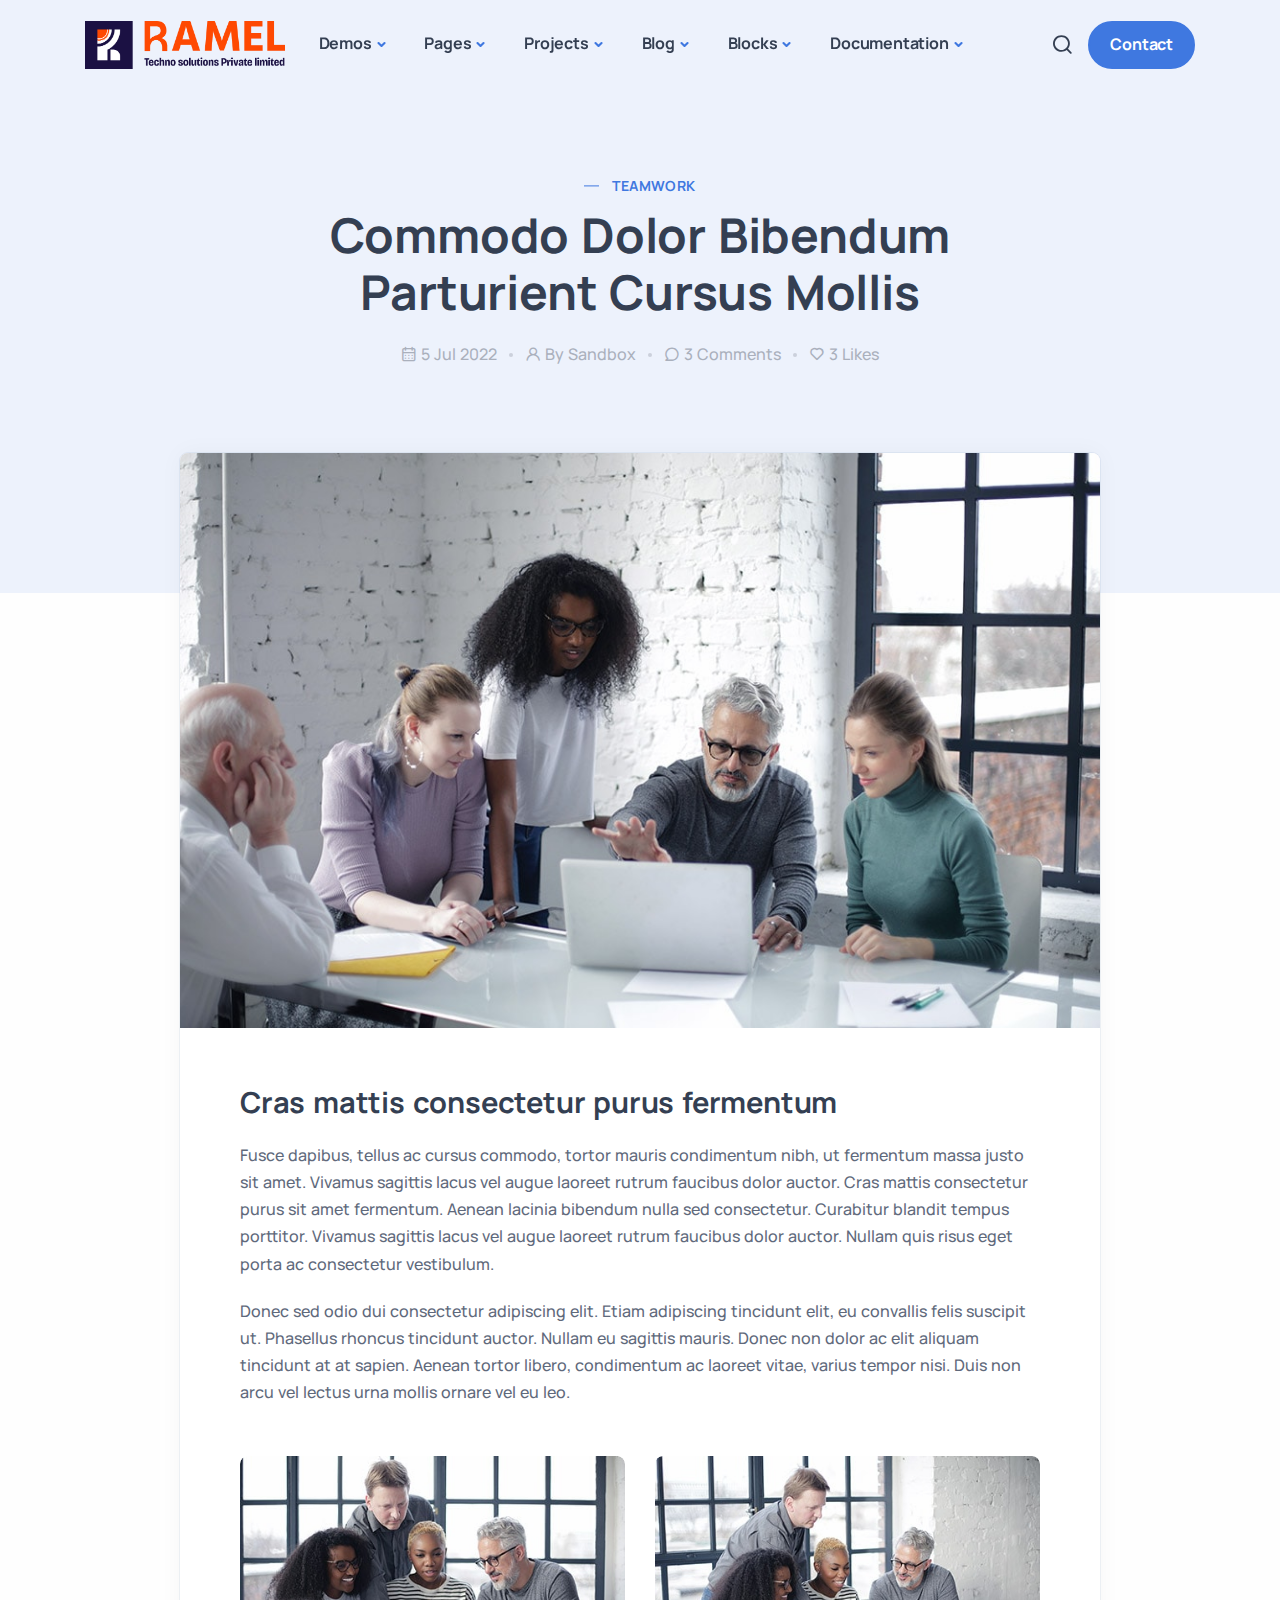
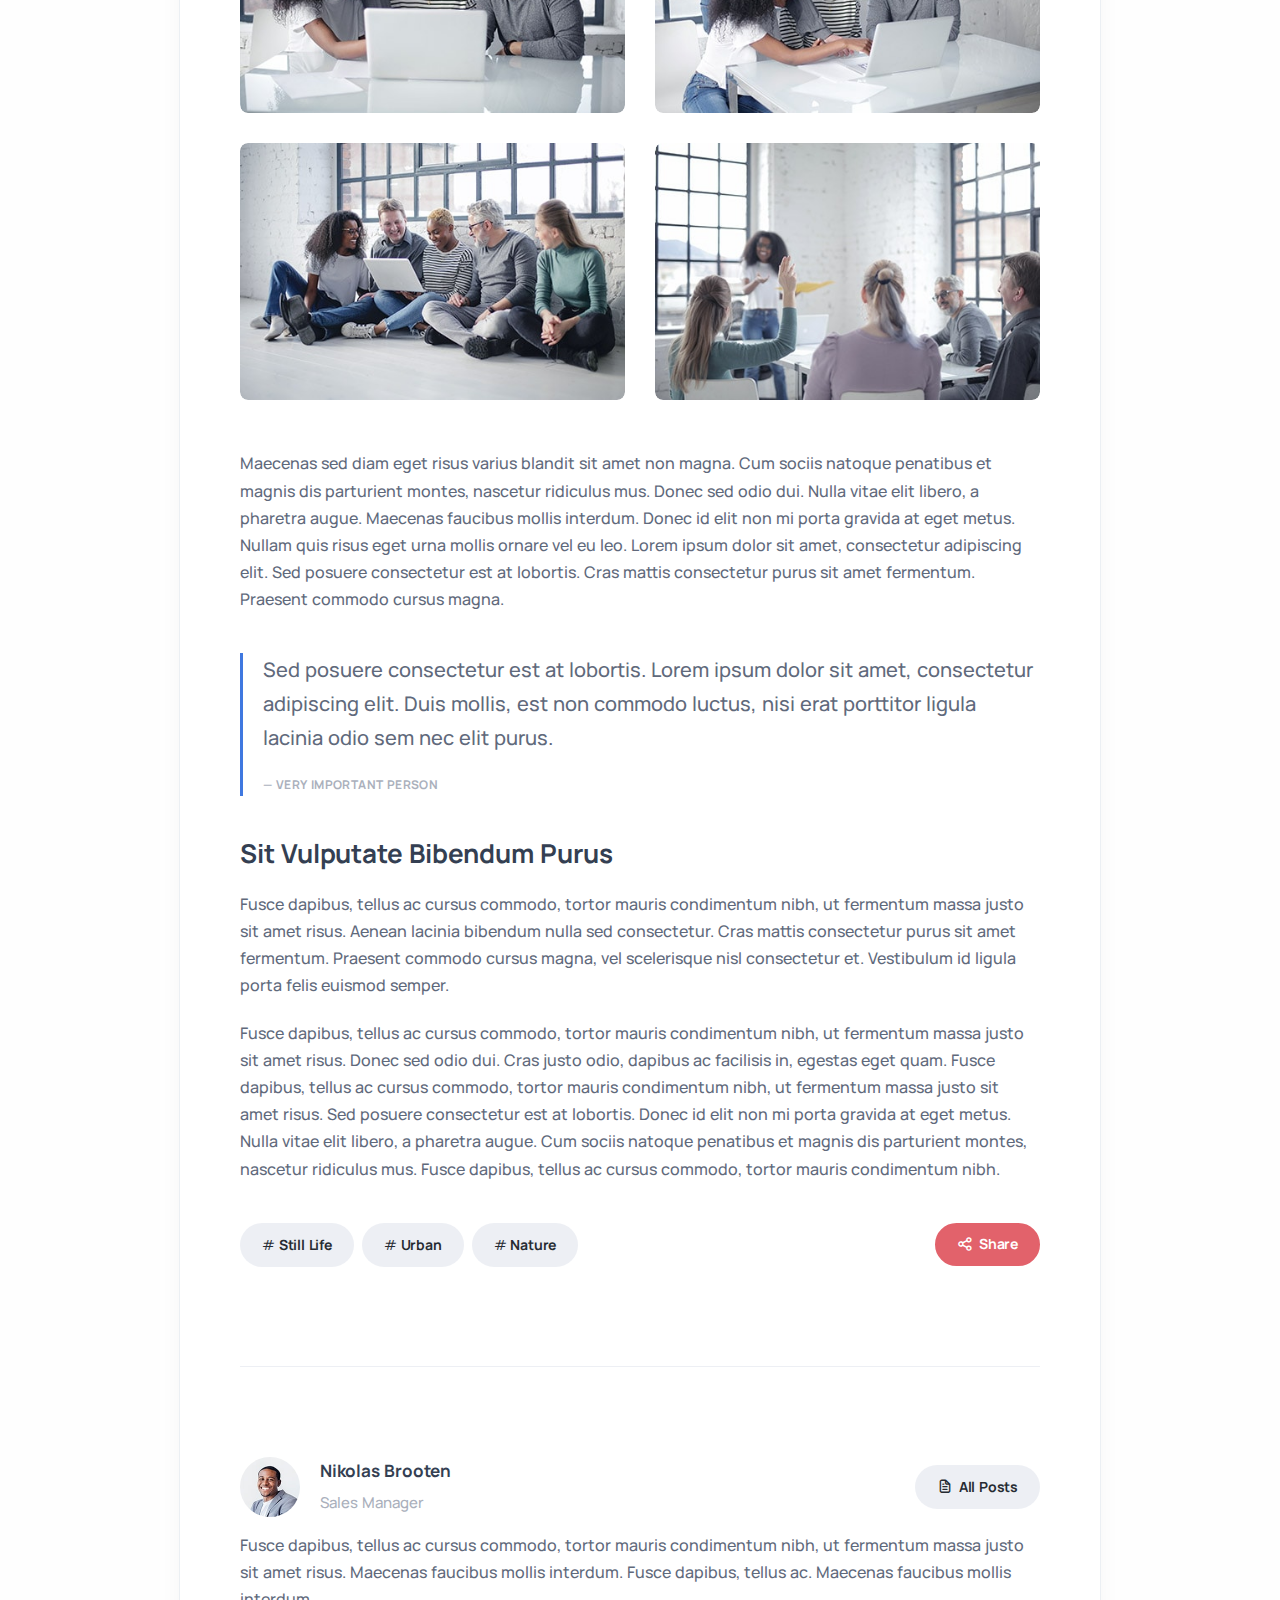
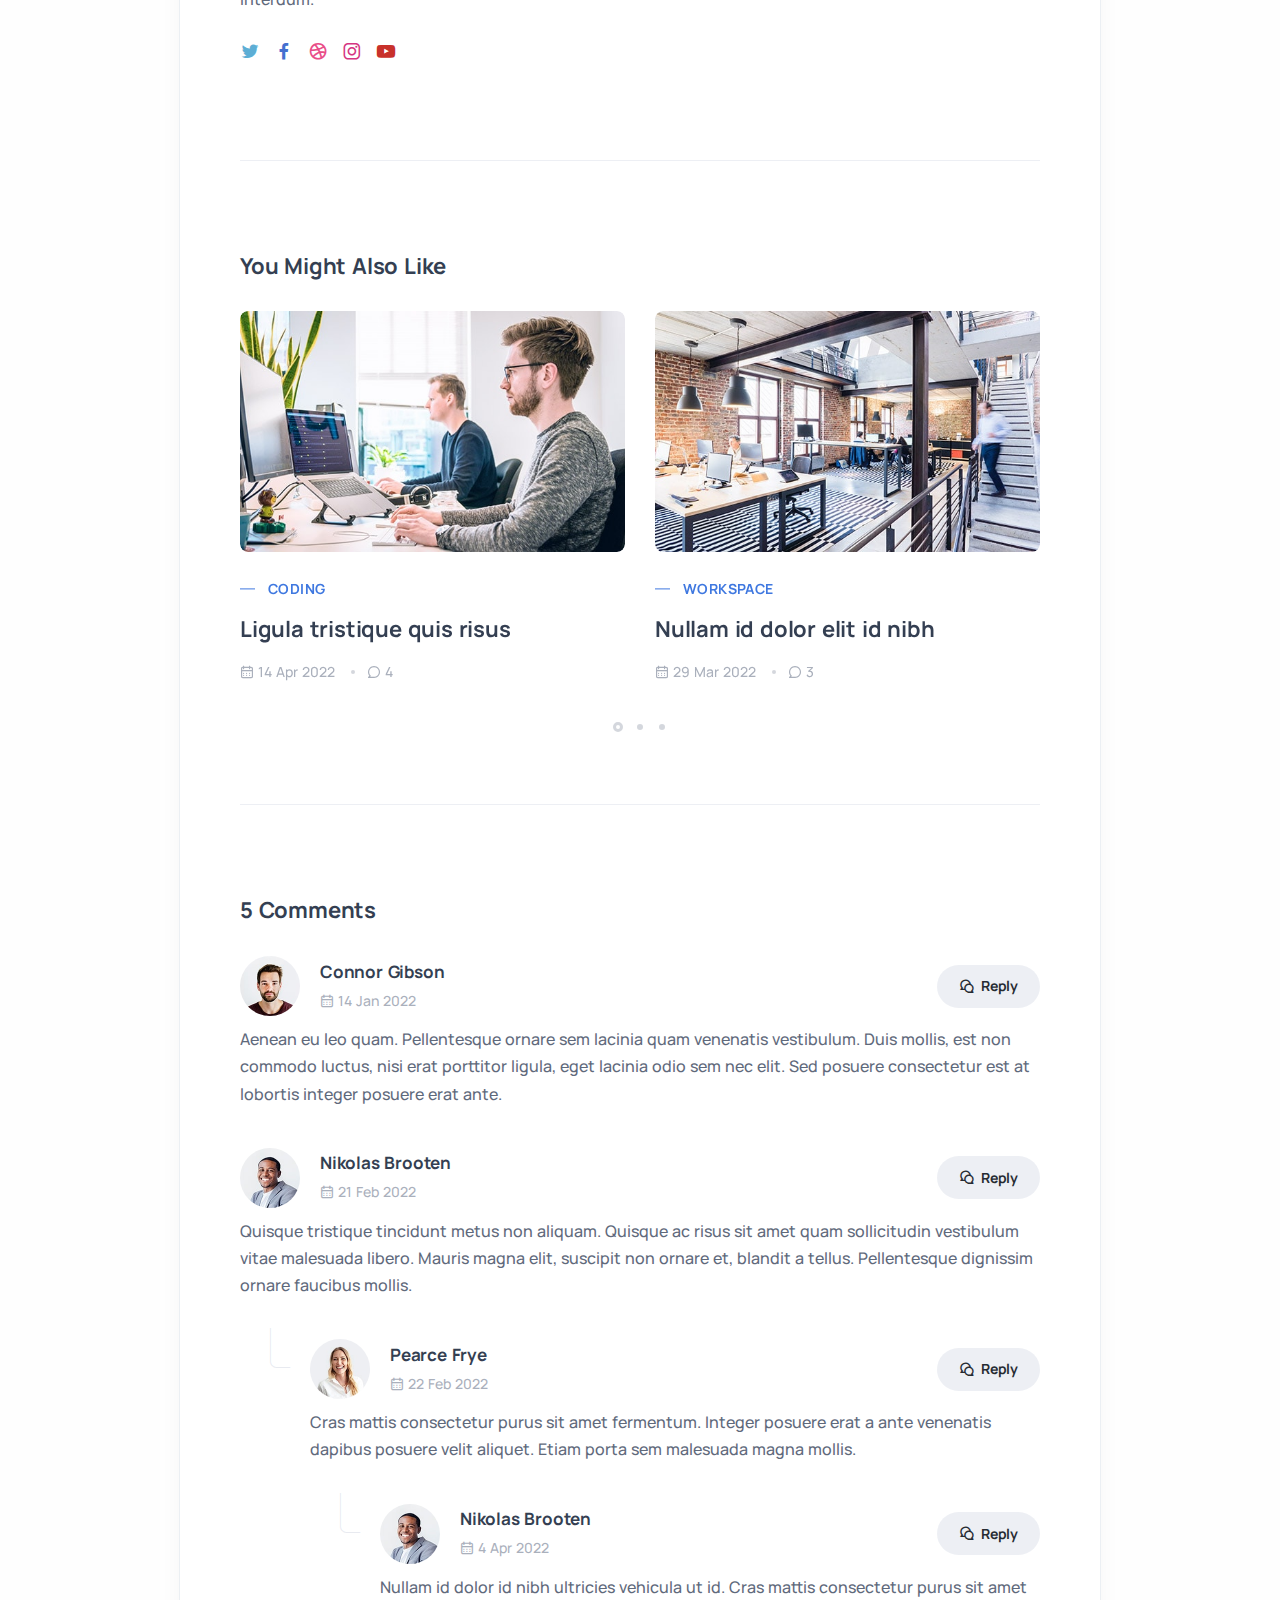
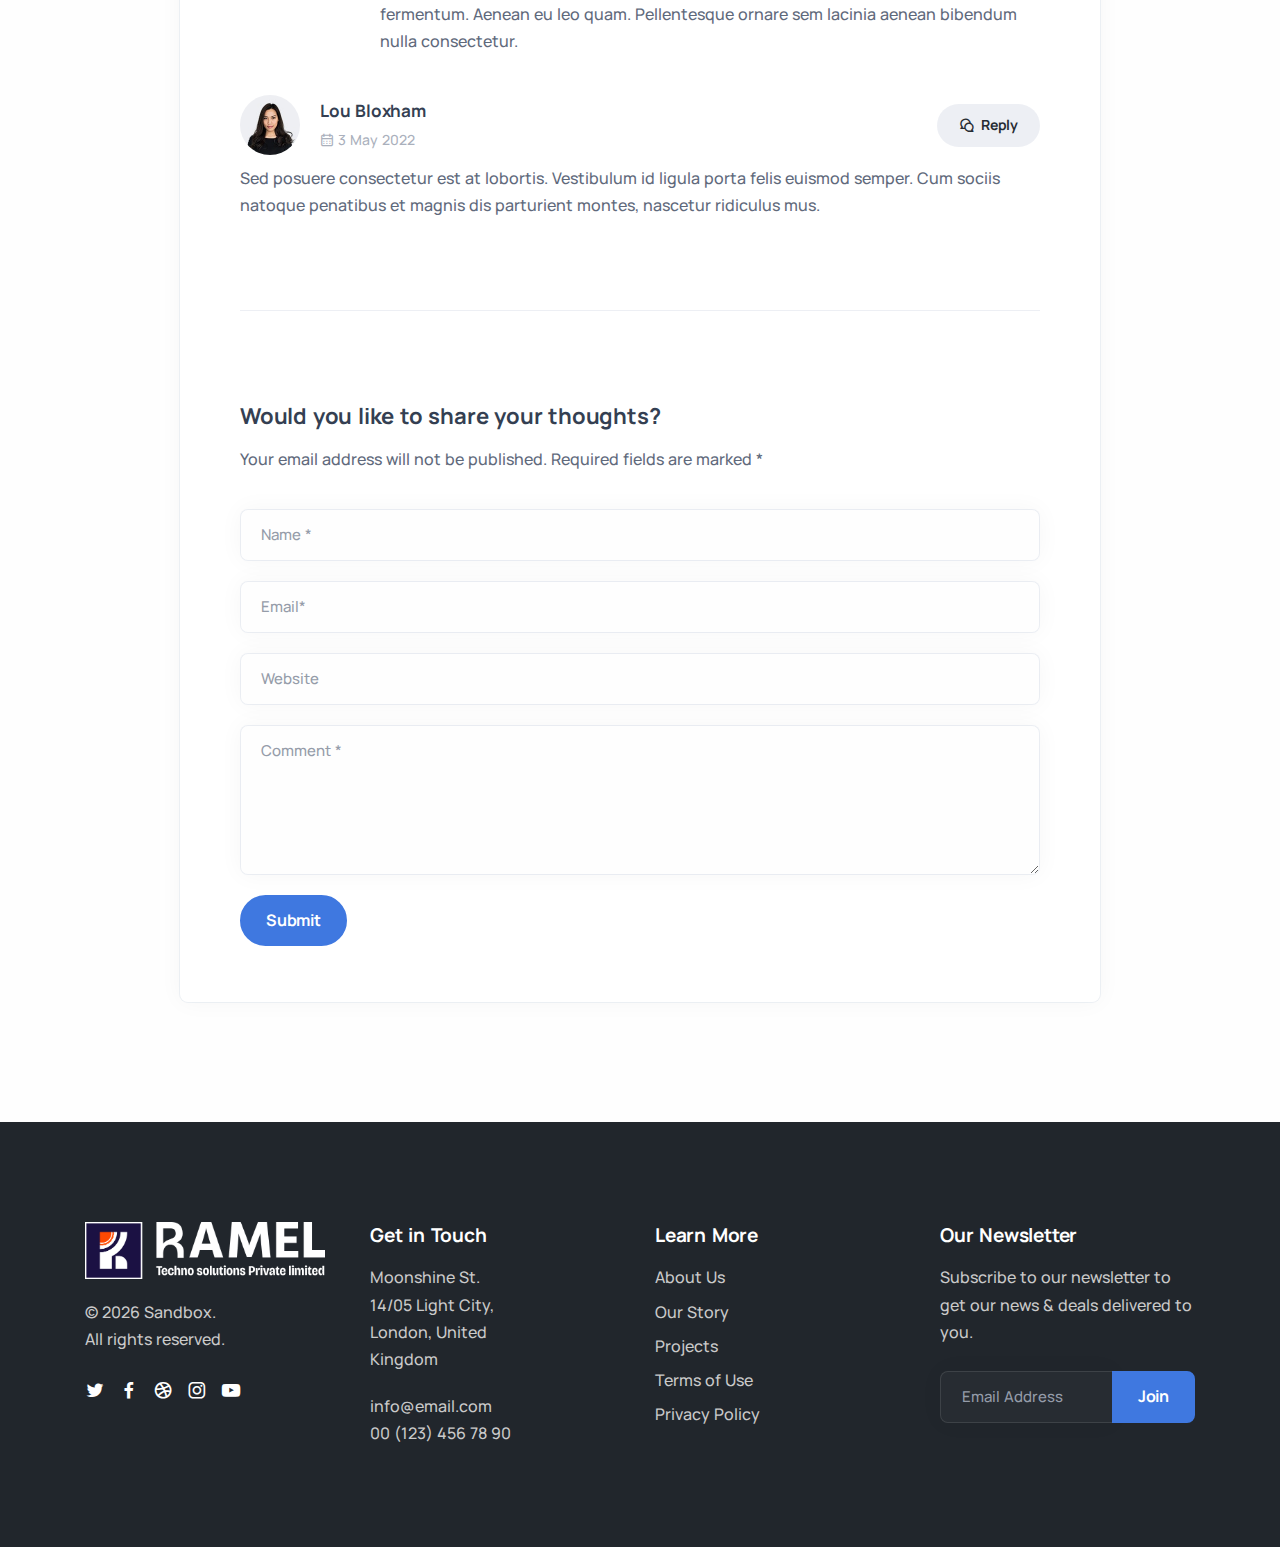
<file: blog-post.html>
<!DOCTYPE html>
<html lang="en">

<head>
  <meta charset="utf-8">
  <meta name="viewport" content="width=device-width, initial-scale=1.0">
  <meta name="description" content="An impressive and flawless site template that includes various UI elements and countless features, attractive ready-made blocks and rich pages, basically everything you need to create a unique and professional website.">
  <meta name="keywords" content="bootstrap 5, business, corporate, creative, gulp, marketing, minimal, modern, multipurpose, one page, responsive, saas, sass, seo, startup, html5 template, site template">
  <meta name="author" content="elemis">
  <title>Sandbox - Modern & Multipurpose Bootstrap 5 Template</title>
  <link rel="shortcut icon" href="./assets/img/favicon.png">
  <link rel="stylesheet" href="./assets/css/plugins.css">
  <link rel="stylesheet" href="./assets/css/style.css">
</head>

<body>
  <div class="content-wrapper">
    <header class="wrapper bg-soft-primary">
      <nav class="navbar navbar-expand-lg center-nav transparent navbar-light">
        <div class="container flex-lg-row flex-nowrap align-items-center">
          <div class="navbar-brand w-100">
            <a href="./index.html">
              <img src="./assets/img/logo.png" srcset="./assets/img/logo@2x.png 2x" alt="" />
            </a>
          </div>
          <div class="navbar-collapse offcanvas offcanvas-nav offcanvas-start">
            <div class="offcanvas-header d-lg-none">
              <h3 class="text-white fs-30 mb-0">Sandbox</h3>
              <button type="button" class="btn-close btn-close-white" data-bs-dismiss="offcanvas" aria-label="Close"></button>
            </div>
            <div class="offcanvas-body ms-lg-auto d-flex flex-column h-100">
              <ul class="navbar-nav">
                <li class="nav-item dropdown dropdown-mega">
                  <a class="nav-link dropdown-toggle" href="#" data-bs-toggle="dropdown">Demos</a>
                  <ul class="dropdown-menu mega-menu mega-menu-dark mega-menu-img">
                    <li class="mega-menu-content mega-menu-scroll">
                      <ul class="row row-cols-1 row-cols-lg-6 gx-0 gx-lg-4 gy-lg-2 list-unstyled">
                        <li class="col">
                          <a class="dropdown-item" href="./demo1.html">
                            <figure class="rounded lift d-none d-lg-block"><img src="./assets/img/demos/mi1.jpg" srcset="./assets/img/demos/mi1@2x.jpg 2x" alt=""></figure>
                            <span class="d-lg-none">Demo 1</span>
                          </a>
                        </li>
                        <li class="col">
                          <a class="dropdown-item" href="./demo2.html">
                            <figure class="rounded lift d-none d-lg-block"><img src="./assets/img/demos/mi2.jpg" srcset="./assets/img/demos/mi2@2x.jpg 2x" alt=""></figure>
                            <span class="d-lg-none">Demo 2</span>
                          </a>
                        </li>
                        <li class="col">
                          <a class="dropdown-item" href="./demo3.html">
                            <figure class="rounded lift d-none d-lg-block"><img src="./assets/img/demos/mi3.jpg" srcset="./assets/img/demos/mi3@2x.jpg 2x" alt=""></figure>
                            <span class="d-lg-none">Demo 3</span>
                          </a>
                        </li>
                        <li class="col">
                          <a class="dropdown-item" href="./demo4.html">
                            <figure class="rounded lift d-none d-lg-block"><img src="./assets/img/demos/mi4.jpg" srcset="./assets/img/demos/mi4@2x.jpg 2x" alt=""></figure>
                            <span class="d-lg-none">Demo 4</span>
                          </a>
                        </li>
                        <li class="col">
                          <a class="dropdown-item" href="./demo5.html">
                            <figure class="rounded lift d-none d-lg-block"><img src="./assets/img/demos/mi5.jpg" srcset="./assets/img/demos/mi5@2x.jpg 2x" alt=""></figure>
                            <span class="d-lg-none">Demo 5</span>
                          </a>
                        </li>
                        <li class="col">
                          <a class="dropdown-item" href="./demo6.html">
                            <figure class="rounded lift d-none d-lg-block"><img src="./assets/img/demos/mi6.jpg" srcset="./assets/img/demos/mi6@2x.jpg 2x" alt=""></figure>
                            <span class="d-lg-none">Demo 6</span>
                          </a>
                        </li>
                        <li class="col">
                          <a class="dropdown-item" href="./demo7.html">
                            <figure class="rounded lift d-none d-lg-block"><img src="./assets/img/demos/mi7.jpg" srcset="./assets/img/demos/mi7@2x.jpg 2x" alt=""></figure>
                            <span class="d-lg-none">Demo 7</span>
                          </a>
                        </li>
                        <li class="col">
                          <a class="dropdown-item" href="./demo8.html">
                            <figure class="rounded lift d-none d-lg-block"><img src="./assets/img/demos/mi8.jpg" srcset="./assets/img/demos/mi8@2x.jpg 2x" alt=""></figure>
                            <span class="d-lg-none">Demo 8</span>
                          </a>
                        </li>
                        <li class="col">
                          <a class="dropdown-item" href="./demo9.html">
                            <figure class="rounded lift d-none d-lg-block"><img src="./assets/img/demos/mi9.jpg" srcset="./assets/img/demos/mi9@2x.jpg 2x" alt=""></figure>
                            <span class="d-lg-none">Demo 9</span>
                          </a>
                        </li>
                        <li class="col">
                          <a class="dropdown-item" href="./demo10.html">
                            <figure class="rounded lift d-none d-lg-block"><img src="./assets/img/demos/mi10.jpg" srcset="./assets/img/demos/mi10@2x.jpg 2x" alt=""></figure>
                            <span class="d-lg-none">Demo 10</span>
                          </a>
                        </li>
                        <li class="col">
                          <a class="dropdown-item" href="./demo11.html">
                            <figure class="rounded lift d-none d-lg-block"><img src="./assets/img/demos/mi11.jpg" srcset="./assets/img/demos/mi11@2x.jpg 2x" alt=""></figure>
                            <span class="d-lg-none">Demo 11</span>
                          </a>
                        </li>
                        <li class="col">
                          <a class="dropdown-item" href="./demo12.html">
                            <figure class="rounded lift d-none d-lg-block"><img src="./assets/img/demos/mi12.jpg" srcset="./assets/img/demos/mi12@2x.jpg 2x" alt=""></figure>
                            <span class="d-lg-none">Demo 12</span>
                          </a>
                        </li>
                        <li class="col">
                          <a class="dropdown-item" href="./demo13.html">
                            <figure class="rounded lift d-none d-lg-block"><img src="./assets/img/demos/mi13.jpg" srcset="./assets/img/demos/mi13@2x.jpg 2x" alt=""></figure>
                            <span class="d-lg-none">Demo 13</span>
                          </a>
                        </li>
                        <li class="col">
                          <a class="dropdown-item" href="./demo14.html">
                            <figure class="rounded lift d-none d-lg-block"><img src="./assets/img/demos/mi14.jpg" srcset="./assets/img/demos/mi14@2x.jpg 2x" alt=""></figure>
                            <span class="d-lg-none">Demo 14</span>
                          </a>
                        </li>
                        <li class="col">
                          <a class="dropdown-item" href="./demo15.html">
                            <figure class="rounded lift d-none d-lg-block"><img src="./assets/img/demos/mi15.jpg" srcset="./assets/img/demos/mi15@2x.jpg 2x" alt=""></figure>
                            <span class="d-lg-none">Demo 15</span>
                          </a>
                        </li>
                        <li class="col">
                          <a class="dropdown-item" href="./demo16.html">
                            <figure class="rounded lift d-none d-lg-block"><img src="./assets/img/demos/mi16.jpg" srcset="./assets/img/demos/mi16@2x.jpg 2x" alt=""></figure>
                            <span class="d-lg-none">Demo 16</span>
                          </a>
                        </li>
                        <li class="col">
                          <a class="dropdown-item" href="./demo17.html">
                            <figure class="rounded lift d-none d-lg-block"><img src="./assets/img/demos/mi17.jpg" srcset="./assets/img/demos/mi17@2x.jpg 2x" alt=""></figure>
                            <span class="d-lg-none">Demo 17</span>
                          </a>
                        </li>
                        <li class="col">
                          <a class="dropdown-item" href="./demo18.html">
                            <figure class="rounded lift d-none d-lg-block"><img src="./assets/img/demos/mi18.jpg" srcset="./assets/img/demos/mi18@2x.jpg 2x" alt=""></figure>
                            <span class="d-lg-none">Demo 18</span>
                          </a>
                        </li>
                        <li class="col">
                          <a class="dropdown-item" href="./demo19.html">
                            <figure class="rounded lift d-none d-lg-block"><img src="./assets/img/demos/mi19.jpg" srcset="./assets/img/demos/mi19@2x.jpg 2x" alt=""></figure>
                            <span class="d-lg-none">Demo 19</span>
                          </a>
                        </li>
                        <li class="col">
                          <a class="dropdown-item" href="./demo20.html">
                            <figure class="rounded lift d-none d-lg-block"><img src="./assets/img/demos/mi20.jpg" srcset="./assets/img/demos/mi20@2x.jpg 2x" alt=""></figure>
                            <span class="d-lg-none">Demo 20</span>
                          </a>
                        </li>
                        <li class="col">
                          <a class="dropdown-item" href="./demo21.html">
                            <figure class="rounded lift d-none d-lg-block"><img src="./assets/img/demos/mi21.jpg" srcset="./assets/img/demos/mi21@2x.jpg 2x" alt=""></figure>
                            <span class="d-lg-none">Demo 21</span>
                          </a>
                        </li>
                        <li class="col">
                          <a class="dropdown-item" href="./demo22.html">
                            <figure class="rounded lift d-none d-lg-block"><img src="./assets/img/demos/mi22.jpg" srcset="./assets/img/demos/mi22@2x.jpg 2x" alt=""></figure>
                            <span class="d-lg-none">Demo 22</span>
                          </a>
                        </li>
                        <li class="col">
                          <a class="dropdown-item" href="./demo23.html">
                            <figure class="rounded lift d-none d-lg-block"><img src="./assets/img/demos/mi23.jpg" srcset="./assets/img/demos/mi23@2x.jpg 2x" alt=""></figure>
                            <span class="d-lg-none">Demo 23</span>
                          </a>
                        </li>
                        <li class="col">
                          <a class="dropdown-item" href="./demo24.html">
                            <figure class="rounded lift d-none d-lg-block"><img src="./assets/img/demos/mi24.jpg" srcset="./assets/img/demos/mi24@2x.jpg 2x" alt=""></figure>
                            <span class="d-lg-none">Demo 24</span>
                          </a>
                        </li>
                        <li class="col">
                          <a class="dropdown-item" href="./demo25.html">
                            <figure class="rounded lift d-none d-lg-block"><img src="./assets/img/demos/mi25.jpg" srcset="./assets/img/demos/mi25@2x.jpg 2x" alt=""></figure>
                            <span class="d-lg-none">Demo 25</span>
                          </a>
                        </li>
                        <li class="col">
                          <a class="dropdown-item" href="./demo26.html">
                            <figure class="rounded lift d-none d-lg-block"><img src="./assets/img/demos/mi26.jpg" srcset="./assets/img/demos/mi26@2x.jpg 2x" alt=""></figure>
                            <span class="d-lg-none">Demo 26</span>
                          </a>
                        </li>
                        <li class="col">
                          <a class="dropdown-item" href="./demo27.html">
                            <figure class="rounded lift d-none d-lg-block"><img src="./assets/img/demos/mi27.jpg" srcset="./assets/img/demos/mi27@2x.jpg 2x" alt=""></figure>
                            <span class="d-lg-none">Demo 27</span>
                          </a>
                        </li>
                        <li class="col">
                          <a class="dropdown-item" href="./demo28.html">
                            <figure class="rounded lift d-none d-lg-block"><img src="./assets/img/demos/mi28.jpg" srcset="./assets/img/demos/mi28@2x.jpg 2x" alt=""></figure>
                            <span class="d-lg-none">Demo 28</span>
                          </a>
                        </li>
                        <li class="col">
                          <a class="dropdown-item" href="./demo29.html">
                            <figure class="rounded lift d-none d-lg-block"><img src="./assets/img/demos/mi29.jpg" srcset="./assets/img/demos/mi29@2x.jpg 2x" alt=""></figure>
                            <span class="d-lg-none">Demo 29</span>
                          </a>
                        </li>
                        <li class="col">
                          <a class="dropdown-item" href="./demo30.html">
                            <figure class="rounded lift d-none d-lg-block"><img src="./assets/img/demos/mi30.jpg" srcset="./assets/img/demos/mi30@2x.jpg 2x" alt=""></figure>
                            <span class="d-lg-none">Demo 30</span>
                          </a>
                        </li>
                        <li class="col">
                          <a class="dropdown-item" href="./demo31.html">
                            <figure class="rounded lift d-none d-lg-block"><img src="./assets/img/demos/mi31.jpg" srcset="./assets/img/demos/mi31@2x.jpg 2x" alt=""></figure>
                            <span class="d-lg-none">Demo 31</span>
                          </a>
                        </li>
                        <li class="col">
                          <a class="dropdown-item" href="./demo32.html">
                            <figure class="rounded lift d-none d-lg-block"><img src="./assets/img/demos/mi32.jpg" srcset="./assets/img/demos/mi32@2x.jpg 2x" alt=""></figure>
                            <span class="d-lg-none">Demo 32</span>
                          </a>
                        </li>
                        <li class="col">
                          <a class="dropdown-item" href="./demo33.html">
                            <figure class="rounded lift d-none d-lg-block"><img src="./assets/img/demos/mi33.jpg" srcset="./assets/img/demos/mi33@2x.jpg 2x" alt=""></figure>
                            <span class="d-lg-none">Demo 33</span>
                          </a>
                        </li>
                        <li class="col">
                          <a class="dropdown-item" href="./demo34.html">
                            <figure class="rounded lift d-none d-lg-block"><img src="./assets/img/demos/mi34.jpg" srcset="./assets/img/demos/mi34@2x.jpg 2x" alt=""></figure>
                            <span class="d-lg-none">Demo 34</span>
                          </a>
                        </li>
                        <li class="col">
                          <a class="dropdown-item" href="./demo35.html">
                            <figure class="rounded lift d-none d-lg-block"><img src="./assets/img/demos/mi35.jpg" srcset="./assets/img/demos/mi35@2x.jpg 2x" alt=""></figure>
                            <span class="d-lg-none">Demo 35</span>
                          </a>
                        </li>
                        <li class="col">
                          <a class="dropdown-item" href="./demo36.html">
                            <figure class="rounded lift d-none d-lg-block"><img src="./assets/img/demos/mi36.jpg" srcset="./assets/img/demos/mi36@2x.jpg 2x" alt=""></figure>
                            <span class="d-lg-none">Demo 36</span>
                          </a>
                        </li>
                      </ul>
                      <!--/.row -->
                      <span class="d-none d-lg-flex"><i class="uil uil-direction"></i><strong>Scroll to view more</strong></span>
                    </li>
                    <!--/.mega-menu-content-->
                  </ul>
                  <!--/.dropdown-menu -->
                </li>
                <li class="nav-item dropdown">
                  <a class="nav-link dropdown-toggle" href="#" data-bs-toggle="dropdown">Pages</a>
                  <ul class="dropdown-menu">
                    <li class="dropdown dropdown-submenu dropend"><a class="dropdown-item dropdown-toggle" href="#" data-bs-toggle="dropdown">Services</a>
                      <ul class="dropdown-menu">
                        <li class="nav-item"><a class="dropdown-item" href="./services.html">Services I</a></li>
                        <li class="nav-item"><a class="dropdown-item" href="./services2.html">Services II</a></li>
                      </ul>
                    </li>
                    <li class="dropdown dropdown-submenu dropend"><a class="dropdown-item dropdown-toggle" href="#" data-bs-toggle="dropdown">About</a>
                      <ul class="dropdown-menu">
                        <li class="nav-item"><a class="dropdown-item" href="./about.html">About I</a></li>
                        <li class="nav-item"><a class="dropdown-item" href="./about2.html">About II</a></li>
                      </ul>
                    </li>
                    <li class="dropdown dropdown-submenu dropend"><a class="dropdown-item dropdown-toggle" href="#" data-bs-toggle="dropdown">Shop</a>
                      <ul class="dropdown-menu">
                        <li class="nav-item"><a class="dropdown-item" href="./shop.html">Shop I</a></li>
                        <li class="nav-item"><a class="dropdown-item" href="./shop2.html">Shop II</a></li>
                        <li class="nav-item"><a class="dropdown-item" href="./shop-product.html">Product Page</a></li>
                        <li class="nav-item"><a class="dropdown-item" href="./shop-cart.html">Shopping Cart</a></li>
                        <li class="nav-item"><a class="dropdown-item" href="./shop-checkout.html">Checkout</a></li>
                      </ul>
                    </li>
                    <li class="dropdown dropdown-submenu dropend"><a class="dropdown-item dropdown-toggle" href="#" data-bs-toggle="dropdown">Contact</a>
                      <ul class="dropdown-menu">
                        <li class="nav-item"><a class="dropdown-item" href="./contact.html">Contact I</a></li>
                        <li class="nav-item"><a class="dropdown-item" href="./contact2.html">Contact II</a></li>
                        <li class="nav-item"><a class="dropdown-item" href="./contact3.html">Contact III</a></li>
                      </ul>
                    </li>
                    <li class="dropdown dropdown-submenu dropend"><a class="dropdown-item dropdown-toggle" href="#" data-bs-toggle="dropdown">Career</a>
                      <ul class="dropdown-menu">
                        <li class="nav-item"><a class="dropdown-item" href="./career.html">Job Listing I</a></li>
                        <li class="nav-item"><a class="dropdown-item" href="./career2.html">Job Listing II</a></li>
                        <li class="nav-item"><a class="dropdown-item" href="./career-job.html">Job Description</a></li>
                      </ul>
                    </li>
                    <li class="dropdown dropdown-submenu dropend"><a class="dropdown-item dropdown-toggle" href="#" data-bs-toggle="dropdown">Utility</a>
                      <ul class="dropdown-menu">
                        <li class="nav-item"><a class="dropdown-item" href="./404.html">404 Not Found</a></li>
                        <li class="nav-item"><a class="dropdown-item" href="./page-loader.html">Page Loader</a></li>
                        <li class="nav-item"><a class="dropdown-item" href="./signin.html">Sign In I</a></li>
                        <li class="nav-item"><a class="dropdown-item" href="./signin2.html">Sign In II</a></li>
                        <li class="nav-item"><a class="dropdown-item" href="./signup.html">Sign Up I</a></li>
                        <li class="nav-item"><a class="dropdown-item" href="./signup2.html">Sign Up II</a></li>
                        <li class="nav-item"><a class="dropdown-item" href="./terms.html">Terms</a></li>
                      </ul>
                    </li>
                    <li class="nav-item"><a class="dropdown-item" href="./pricing.html">Pricing</a></li>
                    <li class="nav-item"><a class="dropdown-item" href="./onepage.html">One Page</a></li>
                  </ul>
                </li>
                <li class="nav-item dropdown">
                  <a class="nav-link dropdown-toggle" href="#" data-bs-toggle="dropdown">Projects</a>
                  <div class="dropdown-menu dropdown-lg">
                    <div class="dropdown-lg-content">
                      <div>
                        <h6 class="dropdown-header">Project Pages</h6>
                        <ul class="list-unstyled">
                          <li><a class="dropdown-item" href="./projects.html">Projects I</a></li>
                          <li><a class="dropdown-item" href="./projects2.html">Projects II</a></li>
                          <li><a class="dropdown-item" href="./projects3.html">Projects III</a></li>
                          <li><a class="dropdown-item" href="./projects4.html">Projects IV</a></li>
                        </ul>
                      </div>
                      <!-- /.column -->
                      <div>
                        <h6 class="dropdown-header">Single Projects</h6>
                        <ul class="list-unstyled">
                          <li><a class="dropdown-item" href="./single-project.html">Single Project I</a></li>
                          <li><a class="dropdown-item" href="./single-project2.html">Single Project II</a></li>
                          <li><a class="dropdown-item" href="./single-project3.html">Single Project III</a></li>
                          <li><a class="dropdown-item" href="./single-project4.html">Single Project IV</a></li>
                        </ul>
                      </div>
                      <!-- /.column -->
                    </div>
                    <!-- /auto-column -->
                  </div>
                </li>
                <li class="nav-item dropdown">
                  <a class="nav-link dropdown-toggle" href="#" data-bs-toggle="dropdown">Blog</a>
                  <ul class="dropdown-menu">
                    <li class="nav-item"><a class="dropdown-item" href="./blog.html">Blog without Sidebar</a></li>
                    <li class="nav-item"><a class="dropdown-item" href="./blog2.html">Blog with Sidebar</a></li>
                    <li class="nav-item"><a class="dropdown-item" href="./blog3.html">Blog with Left Sidebar</a></li>
                    <li class="dropdown dropdown-submenu dropend"><a class="dropdown-item dropdown-toggle" href="#" data-bs-toggle="dropdown">Blog Posts</a>
                      <ul class="dropdown-menu">
                        <li class="nav-item"><a class="dropdown-item" href="./blog-post.html">Post without Sidebar</a></li>
                        <li class="nav-item"><a class="dropdown-item" href="./blog-post2.html">Post with Sidebar</a></li>
                        <li class="nav-item"><a class="dropdown-item" href="./blog-post3.html">Post with Left Sidebar</a></li>
                      </ul>
                    </li>
                  </ul>
                </li>
                <li class="nav-item dropdown dropdown-mega">
                  <a class="nav-link dropdown-toggle" href="#" data-bs-toggle="dropdown">Blocks</a>
                  <ul class="dropdown-menu mega-menu mega-menu-dark mega-menu-img">
                    <li class="mega-menu-content">
                      <ul class="row row-cols-1 row-cols-lg-6 gx-0 gx-lg-6 gy-lg-4 list-unstyled">
                        <li class="col"><a class="dropdown-item" href="./docs/blocks/about.html">
                            <div class="rounded img-svg d-none d-lg-block p-4 mb-lg-2"><img class="rounded-0" src="./assets/img/demos/block1.svg" alt=""></div>
                            <span>About</span>
                          </a>
                        </li>
                        <li class="col"><a class="dropdown-item" href="./docs/blocks/blog.html">
                            <div class="rounded img-svg d-none d-lg-block p-4 mb-lg-2"><img class="rounded-0" src="./assets/img/demos/block2.svg" alt=""></div>
                            <span>Blog</span>
                          </a>
                        </li>
                        <li class="col"><a class="dropdown-item" href="./docs/blocks/call-to-action.html">
                            <div class="rounded img-svg d-none d-lg-block p-4 mb-lg-2"><img class="rounded-0" src="./assets/img/demos/block3.svg" alt=""></div>
                            <span>Call to Action</span>
                          </a>
                        </li>
                        <li class="col"><a class="dropdown-item" href="./docs/blocks/clients.html">
                            <div class="rounded img-svg d-none d-lg-block p-4 mb-lg-2"><img class="rounded-0" src="./assets/img/demos/block4.svg" alt=""></div>
                            <span>Clients</span>
                          </a>
                        </li>
                        <li class="col"><a class="dropdown-item" href="./docs/blocks/contact.html">
                            <div class="rounded img-svg d-none d-lg-block p-4 mb-lg-2"><img class="rounded-0" src="./assets/img/demos/block5.svg" alt=""></div>
                            <span>Contact</span>
                          </a>
                        </li>
                        <li class="col"><a class="dropdown-item" href="./docs/blocks/facts.html">
                            <div class="rounded img-svg d-none d-lg-block p-4 mb-lg-2"><img class="rounded-0" src="./assets/img/demos/block6.svg" alt=""></div>
                            <span>Facts</span>
                          </a>
                        </li>
                        <li class="col"><a class="dropdown-item" href="./docs/blocks/faq.html">
                            <div class="rounded img-svg d-none d-lg-block p-4 mb-lg-2"><img class="rounded-0" src="./assets/img/demos/block7.svg" alt=""></div>
                            <span>FAQ</span>
                          </a>
                        </li>
                        <li class="col"><a class="dropdown-item" href="./docs/blocks/features.html">
                            <div class="rounded img-svg d-none d-lg-block p-4 mb-lg-2"><img class="rounded-0" src="./assets/img/demos/block8.svg" alt=""></div>
                            <span>Features</span>
                          </a>
                        </li>
                        <li class="col"><a class="dropdown-item" href="./docs/blocks/footer.html">
                            <div class="rounded img-svg d-none d-lg-block p-4 mb-lg-2"><img class="rounded-0" src="./assets/img/demos/block9.svg" alt=""></div>
                            <span>Footer</span>
                          </a>
                        </li>
                        <li class="col"><a class="dropdown-item" href="./docs/blocks/hero.html">
                            <div class="rounded img-svg d-none d-lg-block p-4 mb-lg-2"><img class="rounded-0" src="./assets/img/demos/block10.svg" alt=""></div>
                            <span>Hero</span>
                          </a>
                        </li>
                        <li class="col"><a class="dropdown-item" href="./docs/blocks/misc.html">
                            <div class="rounded img-svg d-none d-lg-block p-4 mb-lg-2"><img class="rounded-0" src="./assets/img/demos/block17.svg" alt=""></div>
                            <span>Misc</span>
                          </a>
                        </li>
                        <li class="col"><a class="dropdown-item" href="./docs/blocks/navbar.html">
                            <div class="rounded img-svg d-none d-lg-block p-4 mb-lg-2"><img class="rounded-0" src="./assets/img/demos/block11.svg" alt=""></div>
                            <span>Navbar</span>
                          </a>
                        </li>
                        <li class="col"><a class="dropdown-item" href="./docs/blocks/portfolio.html">
                            <div class="rounded img-svg d-none d-lg-block p-4 mb-lg-2"><img class="rounded-0" src="./assets/img/demos/block12.svg" alt=""></div>
                            <span>Portfolio</span>
                          </a>
                        </li>
                        <li class="col"><a class="dropdown-item" href="./docs/blocks/pricing.html">
                            <div class="rounded img-svg d-none d-lg-block p-4 mb-lg-2"><img class="rounded-0" src="./assets/img/demos/block13.svg" alt=""></div>
                            <span>Pricing</span>
                          </a>
                        </li>
                        <li class="col"><a class="dropdown-item" href="./docs/blocks/process.html">
                            <div class="rounded img-svg d-none d-lg-block p-4 mb-lg-2"><img class="rounded-0" src="./assets/img/demos/block14.svg" alt=""></div>
                            <span>Process</span>
                          </a>
                        </li>
                        <li class="col"><a class="dropdown-item" href="./docs/blocks/team.html">
                            <div class="rounded img-svg d-none d-lg-block p-4 mb-lg-2"><img class="rounded-0" src="./assets/img/demos/block15.svg" alt=""></div>
                            <span>Team</span>
                          </a>
                        </li>
                        <li class="col"><a class="dropdown-item" href="./docs/blocks/testimonials.html">
                            <div class="rounded img-svg d-none d-lg-block p-4 mb-lg-2"><img class="rounded-0" src="./assets/img/demos/block16.svg" alt=""></div>
                            <span>Testimonials</span>
                          </a>
                        </li>
                      </ul>
                      <!--/.row -->
                    </li>
                    <!--/.mega-menu-content-->
                  </ul>
                  <!--/.dropdown-menu -->
                </li>
                <li class="nav-item dropdown dropdown-mega">
                  <a class="nav-link dropdown-toggle" href="#" data-bs-toggle="dropdown">Documentation</a>
                  <ul class="dropdown-menu mega-menu">
                    <li class="mega-menu-content">
                      <div class="row gx-0 gx-lg-3">
                        <div class="col-lg-4">
                          <h6 class="dropdown-header">Usage</h6>
                          <ul class="list-unstyled cc-2 pb-lg-1">
                            <li><a class="dropdown-item" href="./docs/index.html">Get Started</a></li>
                            <li><a class="dropdown-item" href="./docs/forms.html">Forms</a></li>
                            <li><a class="dropdown-item" href="./docs/faq.html">FAQ</a></li>
                            <li><a class="dropdown-item" href="./docs/changelog.html">Changelog</a></li>
                            <li><a class="dropdown-item" href="./docs/credits.html">Credits</a></li>
                          </ul>
                          <h6 class="dropdown-header mt-lg-6">Styleguide</h6>
                          <ul class="list-unstyled cc-2">
                            <li><a class="dropdown-item" href="./docs/styleguide/colors.html">Colors</a></li>
                            <li><a class="dropdown-item" href="./docs/styleguide/fonts.html">Fonts</a></li>
                            <li><a class="dropdown-item" href="./docs/styleguide/icons-svg.html">SVG Icons</a></li>
                            <li><a class="dropdown-item" href="./docs/styleguide/icons-font.html">Font Icons</a></li>
                            <li><a class="dropdown-item" href="./docs/styleguide/illustrations.html">Illustrations</a></li>
                            <li><a class="dropdown-item" href="./docs/styleguide/backgrounds.html">Backgrounds</a></li>
                            <li><a class="dropdown-item" href="./docs/styleguide/misc.html">Misc</a></li>
                          </ul>
                        </div>
                        <!--/column -->
                        <div class="col-lg-8">
                          <h6 class="dropdown-header">Elements</h6>
                          <ul class="list-unstyled cc-3">
                            <li><a class="dropdown-item" href="./docs/elements/accordion.html">Accordion</a></li>
                            <li><a class="dropdown-item" href="./docs/elements/alerts.html">Alerts</a></li>
                            <li><a class="dropdown-item" href="./docs/elements/animations.html">Animations</a></li>
                            <li><a class="dropdown-item" href="./docs/elements/avatars.html">Avatars</a></li>
                            <li><a class="dropdown-item" href="./docs/elements/background.html">Background</a></li>
                            <li><a class="dropdown-item" href="./docs/elements/badges.html">Badges</a></li>
                            <li><a class="dropdown-item" href="./docs/elements/buttons.html">Buttons</a></li>
                            <li><a class="dropdown-item" href="./docs/elements/card.html">Card</a></li>
                            <li><a class="dropdown-item" href="./docs/elements/carousel.html">Carousel</a></li>
                            <li><a class="dropdown-item" href="./docs/elements/dividers.html">Dividers</a></li>
                            <li><a class="dropdown-item" href="./docs/elements/form-elements.html">Form Elements</a></li>
                            <li><a class="dropdown-item" href="./docs/elements/image-hover.html">Image Hover</a></li>
                            <li><a class="dropdown-item" href="./docs/elements/image-mask.html">Image Mask</a></li>
                            <li><a class="dropdown-item" href="./docs/elements/lightbox.html">Lightbox</a></li>
                            <li><a class="dropdown-item" href="./docs/elements/player.html">Media Player</a></li>
                            <li><a class="dropdown-item" href="./docs/elements/modal.html">Modal</a></li>
                            <li><a class="dropdown-item" href="./docs/elements/pagination.html">Pagination</a></li>
                            <li><a class="dropdown-item" href="./docs/elements/progressbar.html">Progressbar</a></li>
                            <li><a class="dropdown-item" href="./docs/elements/shadows.html">Shadows</a></li>
                            <li><a class="dropdown-item" href="./docs/elements/shapes.html">Shapes</a></li>
                            <li><a class="dropdown-item" href="./docs/elements/tables.html">Tables</a></li>
                            <li><a class="dropdown-item" href="./docs/elements/tabs.html">Tabs</a></li>
                            <li><a class="dropdown-item" href="./docs/elements/text-animations.html">Text Animations</a></li>
                            <li><a class="dropdown-item" href="./docs/elements/text-highlight.html">Text Highlight</a></li>
                            <li><a class="dropdown-item" href="./docs/elements/tiles.html">Tiles</a></li>
                            <li><a class="dropdown-item" href="./docs/elements/tooltips-popovers.html">Tooltips & Popovers</a></li>
                            <li><a class="dropdown-item" href="./docs/elements/typography.html">Typography</a></li>
                          </ul>
                        </div>
                        <!--/column -->
                      </div>
                      <!--/.row -->
                    </li>
                    <!--/.mega-menu-content-->
                  </ul>
                  <!--/.dropdown-menu -->
                </li>
              </ul>
              <!-- /.navbar-nav -->
              <div class="offcanvas-footer d-lg-none">
                <div>
                  <a href="mailto:first.last@email.com" class="link-inverse">info@email.com</a>
                  <br /> 00 (123) 456 78 90 <br />
                  <nav class="nav social social-white mt-4">
                    <a href="#"><i class="uil uil-twitter"></i></a>
                    <a href="#"><i class="uil uil-facebook-f"></i></a>
                    <a href="#"><i class="uil uil-dribbble"></i></a>
                    <a href="#"><i class="uil uil-instagram"></i></a>
                    <a href="#"><i class="uil uil-youtube"></i></a>
                  </nav>
                  <!-- /.social -->
                </div>
              </div>
              <!-- /.offcanvas-footer -->
            </div>
            <!-- /.offcanvas-body -->
          </div>
          <!-- /.navbar-collapse -->
          <div class="navbar-other w-100 d-flex ms-auto">
            <ul class="navbar-nav flex-row align-items-center ms-auto">
              <li class="nav-item"><a class="nav-link" data-bs-toggle="offcanvas" data-bs-target="#offcanvas-search"><i class="uil uil-search"></i></a></li>
              <li class="nav-item d-none d-md-block">
                <a href="./contact.html" class="btn btn-sm btn-primary rounded-pill">Contact</a>
              </li>
              <li class="nav-item d-lg-none">
                <button class="hamburger offcanvas-nav-btn"><span></span></button>
              </li>
            </ul>
            <!-- /.navbar-nav -->
          </div>
          <!-- /.navbar-other -->
        </div>
        <!-- /.container -->
      </nav>
      <!-- /.navbar -->
      <div class="offcanvas offcanvas-top bg-light" id="offcanvas-search" data-bs-scroll="true">
        <div class="container d-flex flex-row py-6">
          <form class="search-form w-100">
            <input id="search-form" type="text" class="form-control" placeholder="Type keyword and hit enter">
          </form>
          <!-- /.search-form -->
          <button type="button" class="btn-close" data-bs-dismiss="offcanvas" aria-label="Close"></button>
        </div>
        <!-- /.container -->
      </div>
      <!-- /.offcanvas -->
    </header>
    <!-- /header -->
    <section class="wrapper bg-soft-primary">
      <div class="container pt-10 pb-19 pt-md-14 pb-md-20 text-center">
        <div class="row">
          <div class="col-md-10 col-xl-8 mx-auto">
            <div class="post-header">
              <div class="post-category text-line">
                <a href="#" class="hover" rel="category">Teamwork</a>
              </div>
              <!-- /.post-category -->
              <h1 class="display-1 mb-4">Commodo Dolor Bibendum Parturient Cursus Mollis</h1>
              <ul class="post-meta mb-5">
                <li class="post-date"><i class="uil uil-calendar-alt"></i><span>5 Jul 2022</span></li>
                <li class="post-author"><a href="#"><i class="uil uil-user"></i><span>By Sandbox</span></a></li>
                <li class="post-comments"><a href="#"><i class="uil uil-comment"></i>3<span> Comments</span></a></li>
                <li class="post-likes"><a href="#"><i class="uil uil-heart-alt"></i>3<span> Likes</span></a></li>
              </ul>
              <!-- /.post-meta -->
            </div>
            <!-- /.post-header -->
          </div>
          <!-- /column -->
        </div>
        <!-- /.row -->
      </div>
      <!-- /.container -->
    </section>
    <!-- /section -->
    <section class="wrapper bg-light">
      <div class="container pb-14 pb-md-16">
        <div class="row">
          <div class="col-lg-10 mx-auto">
            <div class="blog single mt-n17">
              <div class="card">
                <figure class="card-img-top"><img src="./assets/img/photos/b1.jpg" alt="" /></figure>
                <div class="card-body">
                  <div class="classic-view">
                    <article class="post">
                      <div class="post-content mb-5">
                        <h2 class="h1 mb-4">Cras mattis consectetur purus fermentum</h2>
                        <p>Fusce dapibus, tellus ac cursus commodo, tortor mauris condimentum nibh, ut fermentum massa justo sit amet. Vivamus sagittis lacus vel augue laoreet rutrum faucibus dolor auctor. Cras mattis consectetur purus sit amet fermentum. Aenean lacinia bibendum nulla sed consectetur. Curabitur blandit tempus porttitor. Vivamus sagittis lacus vel augue laoreet rutrum faucibus dolor auctor. Nullam quis risus eget porta ac consectetur vestibulum.</p>
                        <p>Donec sed odio dui consectetur adipiscing elit. Etiam adipiscing tincidunt elit, eu convallis felis suscipit ut. Phasellus rhoncus tincidunt auctor. Nullam eu sagittis mauris. Donec non dolor ac elit aliquam tincidunt at at sapien. Aenean tortor libero, condimentum ac laoreet vitae, varius tempor nisi. Duis non arcu vel lectus urna mollis ornare vel eu leo.</p>
                        <div class="row g-6 mt-3 mb-10">
                          <div class="col-md-6">
                            <figure class="hover-scale rounded cursor-dark"><a href="./assets/img/photos/b8-full.jpg" data-glightbox="title: Heading; description: Purus Vulputate Sem Tellus Quam" data-gallery="post"> <img src="./assets/img/photos/b8.jpg" alt="" /></a></figure>
                          </div>
                          <!--/column -->
                          <div class="col-md-6">
                            <figure class="hover-scale rounded cursor-dark"><a href="./assets/img/photos/b9-full.jpg" data-glightbox data-gallery="post"> <img src="./assets/img/photos/b9.jpg" alt="" /></a></figure>
                          </div>
                          <!--/column -->
                          <div class="col-md-6">
                            <figure class="hover-scale rounded cursor-dark"><a href="./assets/img/photos/b10-full.jpg" data-glightbox data-gallery="post"> <img src="./assets/img/photos/b10.jpg" alt="" /></a></figure>
                          </div>
                          <!--/column -->
                          <div class="col-md-6">
                            <figure class="hover-scale rounded cursor-dark"><a href="./assets/img/photos/b11-full.jpg" data-glightbox data-gallery="post"> <img src="./assets/img/photos/b11.jpg" alt="" /></a></figure>
                          </div>
                          <!--/column -->
                        </div>
                        <!-- /.row -->
                        <p>Maecenas sed diam eget risus varius blandit sit amet non magna. Cum sociis natoque penatibus et magnis dis parturient montes, nascetur ridiculus mus. Donec sed odio dui. Nulla vitae elit libero, a pharetra augue. Maecenas faucibus mollis interdum. Donec id elit non mi porta gravida at eget metus. Nullam quis risus eget urna mollis ornare vel eu leo. Lorem ipsum dolor sit amet, consectetur adipiscing elit. Sed posuere consectetur est at lobortis. Cras mattis consectetur purus sit amet fermentum. Praesent commodo cursus magna.</p>
                        <blockquote class="fs-lg my-8">
                          <p>Sed posuere consectetur est at lobortis. Lorem ipsum dolor sit amet, consectetur adipiscing elit. Duis mollis, est non commodo luctus, nisi erat porttitor ligula lacinia odio sem nec elit purus.</p>
                          <footer class="blockquote-footer">Very important person</footer>
                        </blockquote>
                        <h3 class="h2 mb-4">Sit Vulputate Bibendum Purus</h3>
                        <p>Fusce dapibus, tellus ac cursus commodo, tortor mauris condimentum nibh, ut fermentum massa justo sit amet risus. Aenean lacinia bibendum nulla sed consectetur. Cras mattis consectetur purus sit amet fermentum. Praesent commodo cursus magna, vel scelerisque nisl consectetur et. Vestibulum id ligula porta felis euismod semper.</p>
                        <p>Fusce dapibus, tellus ac cursus commodo, tortor mauris condimentum nibh, ut fermentum massa justo sit amet risus. Donec sed odio dui. Cras justo odio, dapibus ac facilisis in, egestas eget quam. Fusce dapibus, tellus ac cursus commodo, tortor mauris condimentum nibh, ut fermentum massa justo sit amet risus. Sed posuere consectetur est at lobortis. Donec id elit non mi porta gravida at eget metus. Nulla vitae elit libero, a pharetra augue. Cum sociis natoque penatibus et magnis dis parturient montes, nascetur ridiculus mus. Fusce dapibus, tellus ac cursus commodo, tortor mauris condimentum nibh.</p>
                      </div>
                      <!-- /.post-content -->
                      <div class="post-footer d-md-flex flex-md-row justify-content-md-between align-items-center mt-8">
                        <div>
                          <ul class="list-unstyled tag-list mb-0">
                            <li><a href="#" class="btn btn-soft-ash btn-sm rounded-pill mb-0">Still Life</a></li>
                            <li><a href="#" class="btn btn-soft-ash btn-sm rounded-pill mb-0">Urban</a></li>
                            <li><a href="#" class="btn btn-soft-ash btn-sm rounded-pill mb-0">Nature</a></li>
                          </ul>
                        </div>
                        <div class="mb-0 mb-md-2">
                          <div class="dropdown share-dropdown btn-group">
                            <button class="btn btn-sm btn-red rounded-pill btn-icon btn-icon-start dropdown-toggle mb-0 me-0" data-bs-toggle="dropdown" aria-haspopup="true" aria-expanded="false">
                              <i class="uil uil-share-alt"></i> Share </button>
                            <div class="dropdown-menu">
                              <a class="dropdown-item" href="#"><i class="uil uil-twitter"></i>Twitter</a>
                              <a class="dropdown-item" href="#"><i class="uil uil-facebook-f"></i>Facebook</a>
                              <a class="dropdown-item" href="#"><i class="uil uil-linkedin"></i>Linkedin</a>
                            </div>
                            <!--/.dropdown-menu -->
                          </div>
                          <!--/.share-dropdown -->
                        </div>
                      </div>
                      <!-- /.post-footer -->
                    </article>
                    <!-- /.post -->
                  </div>
                  <!-- /.classic-view -->
                  <hr />
                  <div class="author-info d-md-flex align-items-center mb-3">
                    <div class="d-flex align-items-center">
                      <figure class="user-avatar"><img class="rounded-circle" alt="" src="./assets/img/avatars/u5.jpg" /></figure>
                      <div>
                        <h6><a href="#" class="link-dark">Nikolas Brooten</a></h6>
                        <span class="post-meta fs-15">Sales Manager</span>
                      </div>
                    </div>
                    <div class="mt-3 mt-md-0 ms-auto">
                      <a href="#" class="btn btn-sm btn-soft-ash rounded-pill btn-icon btn-icon-start mb-0"><i class="uil uil-file-alt"></i> All Posts</a>
                    </div>
                  </div>
                  <!-- /.author-info -->
                  <p>Fusce dapibus, tellus ac cursus commodo, tortor mauris condimentum nibh, ut fermentum massa justo sit amet risus. Maecenas faucibus mollis interdum. Fusce dapibus, tellus ac. Maecenas faucibus mollis interdum.</p>
                  <nav class="nav social">
                    <a href="#"><i class="uil uil-twitter"></i></a>
                    <a href="#"><i class="uil uil-facebook-f"></i></a>
                    <a href="#"><i class="uil uil-dribbble"></i></a>
                    <a href="#"><i class="uil uil-instagram"></i></a>
                    <a href="#"><i class="uil uil-youtube"></i></a>
                  </nav>
                  <!-- /.social -->
                  <hr />
                  <h3 class="mb-6">You Might Also Like</h3>
                  <div class="swiper-container blog grid-view mb-16" data-margin="30" data-dots="true" data-items-md="2" data-items-xs="1">
                    <div class="swiper">
                      <div class="swiper-wrapper">
                        <div class="swiper-slide">
                          <article>
                            <figure class="overlay overlay-1 hover-scale rounded mb-5"><a href="#"> <img src="./assets/img/photos/b4.jpg" alt="" /></a>
                              <figcaption>
                                <h5 class="from-top mb-0">Read More</h5>
                              </figcaption>
                            </figure>
                            <div class="post-header">
                              <div class="post-category text-line">
                                <a href="#" class="hover" rel="category">Coding</a>
                              </div>
                              <!-- /.post-category -->
                              <h2 class="post-title h3 mt-1 mb-3"><a class="link-dark" href="./blog-post.html">Ligula tristique quis risus</a></h2>
                            </div>
                            <!-- /.post-header -->
                            <div class="post-footer">
                              <ul class="post-meta mb-0">
                                <li class="post-date"><i class="uil uil-calendar-alt"></i><span>14 Apr 2022</span></li>
                                <li class="post-comments"><a href="#"><i class="uil uil-comment"></i>4</a></li>
                              </ul>
                              <!-- /.post-meta -->
                            </div>
                            <!-- /.post-footer -->
                          </article>
                          <!-- /article -->
                        </div>
                        <!--/.swiper-slide -->
                        <div class="swiper-slide">
                          <article>
                            <figure class="overlay overlay-1 hover-scale rounded mb-5"><a href="#"> <img src="./assets/img/photos/b5.jpg" alt="" /></a>
                              <figcaption>
                                <h5 class="from-top mb-0">Read More</h5>
                              </figcaption>
                            </figure>
                            <div class="post-header">
                              <div class="post-category text-line">
                                <a href="#" class="hover" rel="category">Workspace</a>
                              </div>
                              <!-- /.post-category -->
                              <h2 class="post-title h3 mt-1 mb-3"><a class="link-dark" href="./blog-post.html">Nullam id dolor elit id nibh</a></h2>
                            </div>
                            <!-- /.post-header -->
                            <div class="post-footer">
                              <ul class="post-meta mb-0">
                                <li class="post-date"><i class="uil uil-calendar-alt"></i><span>29 Mar 2022</span></li>
                                <li class="post-comments"><a href="#"><i class="uil uil-comment"></i>3</a></li>
                              </ul>
                              <!-- /.post-meta -->
                            </div>
                            <!-- /.post-footer -->
                          </article>
                          <!-- /article -->
                        </div>
                        <!--/.swiper-slide -->
                        <div class="swiper-slide">
                          <article>
                            <figure class="overlay overlay-1 hover-scale rounded mb-5"><a href="#"> <img src="./assets/img/photos/b6.jpg" alt="" /></a>
                              <figcaption>
                                <h5 class="from-top mb-0">Read More</h5>
                              </figcaption>
                            </figure>
                            <div class="post-header">
                              <div class="post-category text-line">
                                <a href="#" class="hover" rel="category">Meeting</a>
                              </div>
                              <!-- /.post-category -->
                              <h2 class="post-title h3 mt-1 mb-3"><a class="link-dark" href="./blog-post.html">Ultricies fusce porta elit</a></h2>
                            </div>
                            <!-- /.post-header -->
                            <div class="post-footer">
                              <ul class="post-meta mb-0">
                                <li class="post-date"><i class="uil uil-calendar-alt"></i><span>26 Feb 2022</span></li>
                                <li class="post-comments"><a href="#"><i class="uil uil-comment"></i>6</a></li>
                              </ul>
                              <!-- /.post-meta -->
                            </div>
                            <!-- /.post-footer -->
                          </article>
                          <!-- /article -->
                        </div>
                        <!--/.swiper-slide -->
                        <div class="swiper-slide">
                          <article>
                            <figure class="overlay overlay-1 hover-scale rounded mb-5"><a href="#"> <img src="./assets/img/photos/b7.jpg" alt="" /></a>
                              <figcaption>
                                <h5 class="from-top mb-0">Read More</h5>
                              </figcaption>
                            </figure>
                            <div class="post-header">
                              <div class="post-category text-line">
                                <a href="#" class="hover" rel="category">Business Tips</a>
                              </div>
                              <!-- /.post-category -->
                              <h2 class="post-title h3 mt-1 mb-3"><a class="link-dark" href="./blog-post.html">Morbi leo risus porta eget</a></h2>
                            </div>
                            <div class="post-footer">
                              <ul class="post-meta mb-0">
                                <li class="post-date"><i class="uil uil-calendar-alt"></i><span>7 Jan 2022</span></li>
                                <li class="post-comments"><a href="#"><i class="uil uil-comment"></i>2</a></li>
                              </ul>
                              <!-- /.post-meta -->
                            </div>
                            <!-- /.post-footer -->
                          </article>
                          <!-- /article -->
                        </div>
                        <!--/.swiper-slide -->
                      </div>
                      <!--/.swiper-wrapper -->
                    </div>
                    <!-- /.swiper -->
                  </div>
                  <!-- /.swiper-container -->
                  <hr />
                  <div id="comments">
                    <h3 class="mb-6">5 Comments</h3>
                    <ol id="singlecomments" class="commentlist">
                      <li class="comment">
                        <div class="comment-header d-md-flex align-items-center">
                          <div class="d-flex align-items-center">
                            <figure class="user-avatar"><img class="rounded-circle" alt="" src="./assets/img/avatars/u1.jpg" /></figure>
                            <div>
                              <h6 class="comment-author"><a href="#" class="link-dark">Connor Gibson</a></h6>
                              <ul class="post-meta">
                                <li><i class="uil uil-calendar-alt"></i>14 Jan 2022</li>
                              </ul>
                              <!-- /.post-meta -->
                            </div>
                            <!-- /div -->
                          </div>
                          <!-- /div -->
                          <div class="mt-3 mt-md-0 ms-auto">
                            <a href="#" class="btn btn-soft-ash btn-sm rounded-pill btn-icon btn-icon-start mb-0"><i class="uil uil-comments"></i> Reply</a>
                          </div>
                          <!-- /div -->
                        </div>
                        <!-- /.comment-header -->
                        <p>Aenean eu leo quam. Pellentesque ornare sem lacinia quam venenatis vestibulum. Duis mollis, est non commodo luctus, nisi erat porttitor ligula, eget lacinia odio sem nec elit. Sed posuere consectetur est at lobortis integer posuere erat ante.</p>
                      </li>
                      <li class="comment">
                        <div class="comment-header d-md-flex align-items-center">
                          <div class="d-flex align-items-center">
                            <figure class="user-avatar"><img class="rounded-circle" alt="" src="./assets/img/avatars/u2.jpg" /></figure>
                            <div>
                              <h6 class="comment-author"><a href="#" class="link-dark">Nikolas Brooten</a></h6>
                              <ul class="post-meta">
                                <li><i class="uil uil-calendar-alt"></i>21 Feb 2022</li>
                              </ul>
                              <!-- /.post-meta -->
                            </div>
                            <!-- /div -->
                          </div>
                          <!-- /div -->
                          <div class="mt-3 mt-md-0 ms-auto">
                            <a href="#" class="btn btn-soft-ash btn-sm rounded-pill btn-icon btn-icon-start mb-0"><i class="uil uil-comments"></i> Reply</a>
                          </div>
                          <!-- /div -->
                        </div>
                        <!-- /.comment-header -->
                        <p>Quisque tristique tincidunt metus non aliquam. Quisque ac risus sit amet quam sollicitudin vestibulum vitae malesuada libero. Mauris magna elit, suscipit non ornare et, blandit a tellus. Pellentesque dignissim ornare faucibus mollis.</p>
                        <ul class="children">
                          <li class="comment">
                            <div class="comment-header d-md-flex align-items-center">
                              <div class="d-flex align-items-center">
                                <figure class="user-avatar"><img class="rounded-circle" alt="" src="./assets/img/avatars/u3.jpg" /></figure>
                                <div>
                                  <h6 class="comment-author"><a href="#" class="link-dark">Pearce Frye</a></h6>
                                  <ul class="post-meta">
                                    <li><i class="uil uil-calendar-alt"></i>22 Feb 2022</li>
                                  </ul>
                                  <!-- /.post-meta -->
                                </div>
                                <!-- /div -->
                              </div>
                              <!-- /div -->
                              <div class="mt-3 mt-md-0 ms-auto">
                                <a href="#" class="btn btn-soft-ash btn-sm rounded-pill btn-icon btn-icon-start mb-0"><i class="uil uil-comments"></i> Reply</a>
                              </div>
                              <!-- /div -->
                            </div>
                            <!-- /.comment-header -->
                            <p>Cras mattis consectetur purus sit amet fermentum. Integer posuere erat a ante venenatis dapibus posuere velit aliquet. Etiam porta sem malesuada magna mollis.</p>
                            <ul class="children">
                              <li class="comment">
                                <div class="comment-header d-md-flex align-items-center">
                                  <div class="d-flex align-items-center">
                                    <figure class="user-avatar"><img class="rounded-circle" alt="" src="./assets/img/avatars/u2.jpg" /></figure>
                                    <div>
                                      <h6 class="comment-author"><a href="#" class="link-dark">Nikolas Brooten</a></h6>
                                      <ul class="post-meta">
                                        <li><i class="uil uil-calendar-alt"></i>4 Apr 2022</li>
                                      </ul>
                                      <!-- /.post-meta -->
                                    </div>
                                    <!-- /div -->
                                  </div>
                                  <!-- /div -->
                                  <div class="mt-3 mt-md-0 ms-auto">
                                    <a href="#" class="btn btn-soft-ash btn-sm rounded-pill btn-icon btn-icon-start mb-0"><i class="uil uil-comments"></i> Reply</a>
                                  </div>
                                  <!-- /div -->
                                </div>
                                <!-- /.comment-header -->
                                <p>Nullam id dolor id nibh ultricies vehicula ut id. Cras mattis consectetur purus sit amet fermentum. Aenean eu leo quam. Pellentesque ornare sem lacinia aenean bibendum nulla consectetur.</p>
                              </li>
                            </ul>
                          </li>
                        </ul>
                      </li>
                      <li class="comment">
                        <div class="comment-header d-md-flex align-items-center">
                          <div class="d-flex align-items-center">
                            <figure class="user-avatar"><img class="rounded-circle" alt="" src="./assets/img/avatars/u4.jpg" /></figure>
                            <div>
                              <h6 class="comment-author"><a href="#" class="link-dark">Lou Bloxham</a></h6>
                              <ul class="post-meta">
                                <li><i class="uil uil-calendar-alt"></i>3 May 2022</li>
                              </ul>
                              <!-- /.post-meta -->
                            </div>
                            <!-- /div -->
                          </div>
                          <!-- /div -->
                          <div class="mt-3 mt-md-0 ms-auto">
                            <a href="#" class="btn btn-soft-ash btn-sm rounded-pill btn-icon btn-icon-start mb-0"><i class="uil uil-comments"></i> Reply</a>
                          </div>
                          <!-- /div -->
                        </div>
                        <!-- /.comment-header -->
                        <p>Sed posuere consectetur est at lobortis. Vestibulum id ligula porta felis euismod semper. Cum sociis natoque penatibus et magnis dis parturient montes, nascetur ridiculus mus.</p>
                      </li>
                    </ol>
                  </div>
                  <!-- /#comments -->
                  <hr />
                  <h3 class="mb-3">Would you like to share your thoughts?</h3>
                  <p class="mb-7">Your email address will not be published. Required fields are marked *</p>
                  <form class="comment-form">
                    <div class="form-floating mb-4">
                      <input type="text" class="form-control" placeholder="Name*" id="c-name">
                      <label for="c-name">Name *</label>
                    </div>
                    <div class="form-floating mb-4">
                      <input type="email" class="form-control" placeholder="Email*" id="c-email">
                      <label for="c-email">Email*</label>
                    </div>
                    <div class="form-floating mb-4">
                      <input type="text" class="form-control" placeholder="Website" id="c-web">
                      <label for="c-web">Website</label>
                    </div>
                    <div class="form-floating mb-4">
                      <textarea name="textarea" class="form-control" placeholder="Comment" style="height: 150px"></textarea>
                      <label>Comment *</label>
                    </div>
                    <button type="submit" class="btn btn-primary rounded-pill mb-0">Submit</button>
                  </form>
                  <!-- /.comment-form -->
                </div>
                <!-- /.card-body -->
              </div>
              <!-- /.card -->
            </div>
            <!-- /.blog -->
          </div>
          <!-- /column -->
        </div>
        <!-- /.row -->
      </div>
      <!-- /.container -->
    </section>
    <!-- /section -->
  </div>
  <!-- /.content-wrapper -->
  <footer class="bg-dark text-inverse">
    <div class="container py-13 py-md-15">
      <div class="row gy-6 gy-lg-0">
        <div class="col-md-4 col-lg-3">
          <div class="widget">
            <img class="mb-4" src="./assets/img/logo-light.png" srcset="./assets/img/logo-light@2x.png 2x" alt="" />
            <p class="mb-4">© <script>
                document.write(new Date().getUTCFullYear());
              </script> Sandbox. <br class="d-none d-lg-block" />All rights reserved.</p>
            <nav class="nav social social-white">
              <a href="#"><i class="uil uil-twitter"></i></a>
              <a href="#"><i class="uil uil-facebook-f"></i></a>
              <a href="#"><i class="uil uil-dribbble"></i></a>
              <a href="#"><i class="uil uil-instagram"></i></a>
              <a href="#"><i class="uil uil-youtube"></i></a>
            </nav>
            <!-- /.social -->
          </div>
          <!-- /.widget -->
        </div>
        <!-- /column -->
        <div class="col-md-4 col-lg-3">
          <div class="widget">
            <h4 class="widget-title text-white mb-3">Get in Touch</h4>
            <address class="pe-xl-15 pe-xxl-17">Moonshine St. 14/05 Light City, London, United Kingdom</address>
            <a href="mailto:#">info@email.com</a><br /> 00 (123) 456 78 90
          </div>
          <!-- /.widget -->
        </div>
        <!-- /column -->
        <div class="col-md-4 col-lg-3">
          <div class="widget">
            <h4 class="widget-title text-white mb-3">Learn More</h4>
            <ul class="list-unstyled  mb-0">
              <li><a href="#">About Us</a></li>
              <li><a href="#">Our Story</a></li>
              <li><a href="#">Projects</a></li>
              <li><a href="#">Terms of Use</a></li>
              <li><a href="#">Privacy Policy</a></li>
            </ul>
          </div>
          <!-- /.widget -->
        </div>
        <!-- /column -->
        <div class="col-md-12 col-lg-3">
          <div class="widget">
            <h4 class="widget-title text-white mb-3">Our Newsletter</h4>
            <p class="mb-5">Subscribe to our newsletter to get our news & deals delivered to you.</p>
            <div class="newsletter-wrapper">
              <!-- Begin Mailchimp Signup Form -->
              <div id="mc_embed_signup2">
                <form action="https://elemisfreebies.us20.list-manage.com/subscribe/post?u=aa4947f70a475ce162057838d&amp;id=b49ef47a9a" method="post" id="mc-embedded-subscribe-form2" name="mc-embedded-subscribe-form" class="validate dark-fields" target="_blank" novalidate>
                  <div id="mc_embed_signup_scroll2">
                    <div class="mc-field-group input-group form-floating">
                      <input type="email" value="" name="EMAIL" class="required email form-control" placeholder="Email Address" id="mce-EMAIL2">
                      <label for="mce-EMAIL2">Email Address</label>
                      <input type="submit" value="Join" name="subscribe" id="mc-embedded-subscribe2" class="btn btn-primary ">
                    </div>
                    <div id="mce-responses2" class="clear">
                      <div class="response" id="mce-error-response2" style="display:none"></div>
                      <div class="response" id="mce-success-response2" style="display:none"></div>
                    </div> <!-- real people should not fill this in and expect good things - do not remove this or risk form bot signups-->
                    <div style="position: absolute; left: -5000px;" aria-hidden="true"><input type="text" name="b_ddc180777a163e0f9f66ee014_4b1bcfa0bc" tabindex="-1" value=""></div>
                    <div class="clear"></div>
                  </div>
                </form>
              </div>
              <!--End mc_embed_signup-->
            </div>
            <!-- /.newsletter-wrapper -->
          </div>
          <!-- /.widget -->
        </div>
        <!-- /column -->
      </div>
      <!--/.row -->
    </div>
    <!-- /.container -->
  </footer>
  <div class="progress-wrap">
    <svg class="progress-circle svg-content" width="100%" height="100%" viewBox="-1 -1 102 102">
      <path d="M50,1 a49,49 0 0,1 0,98 a49,49 0 0,1 0,-98" />
    </svg>
  </div>
  <script src="./assets/js/plugins.js"></script>
  <script src="./assets/js/theme.js"></script>
</body>

</html>
</file>
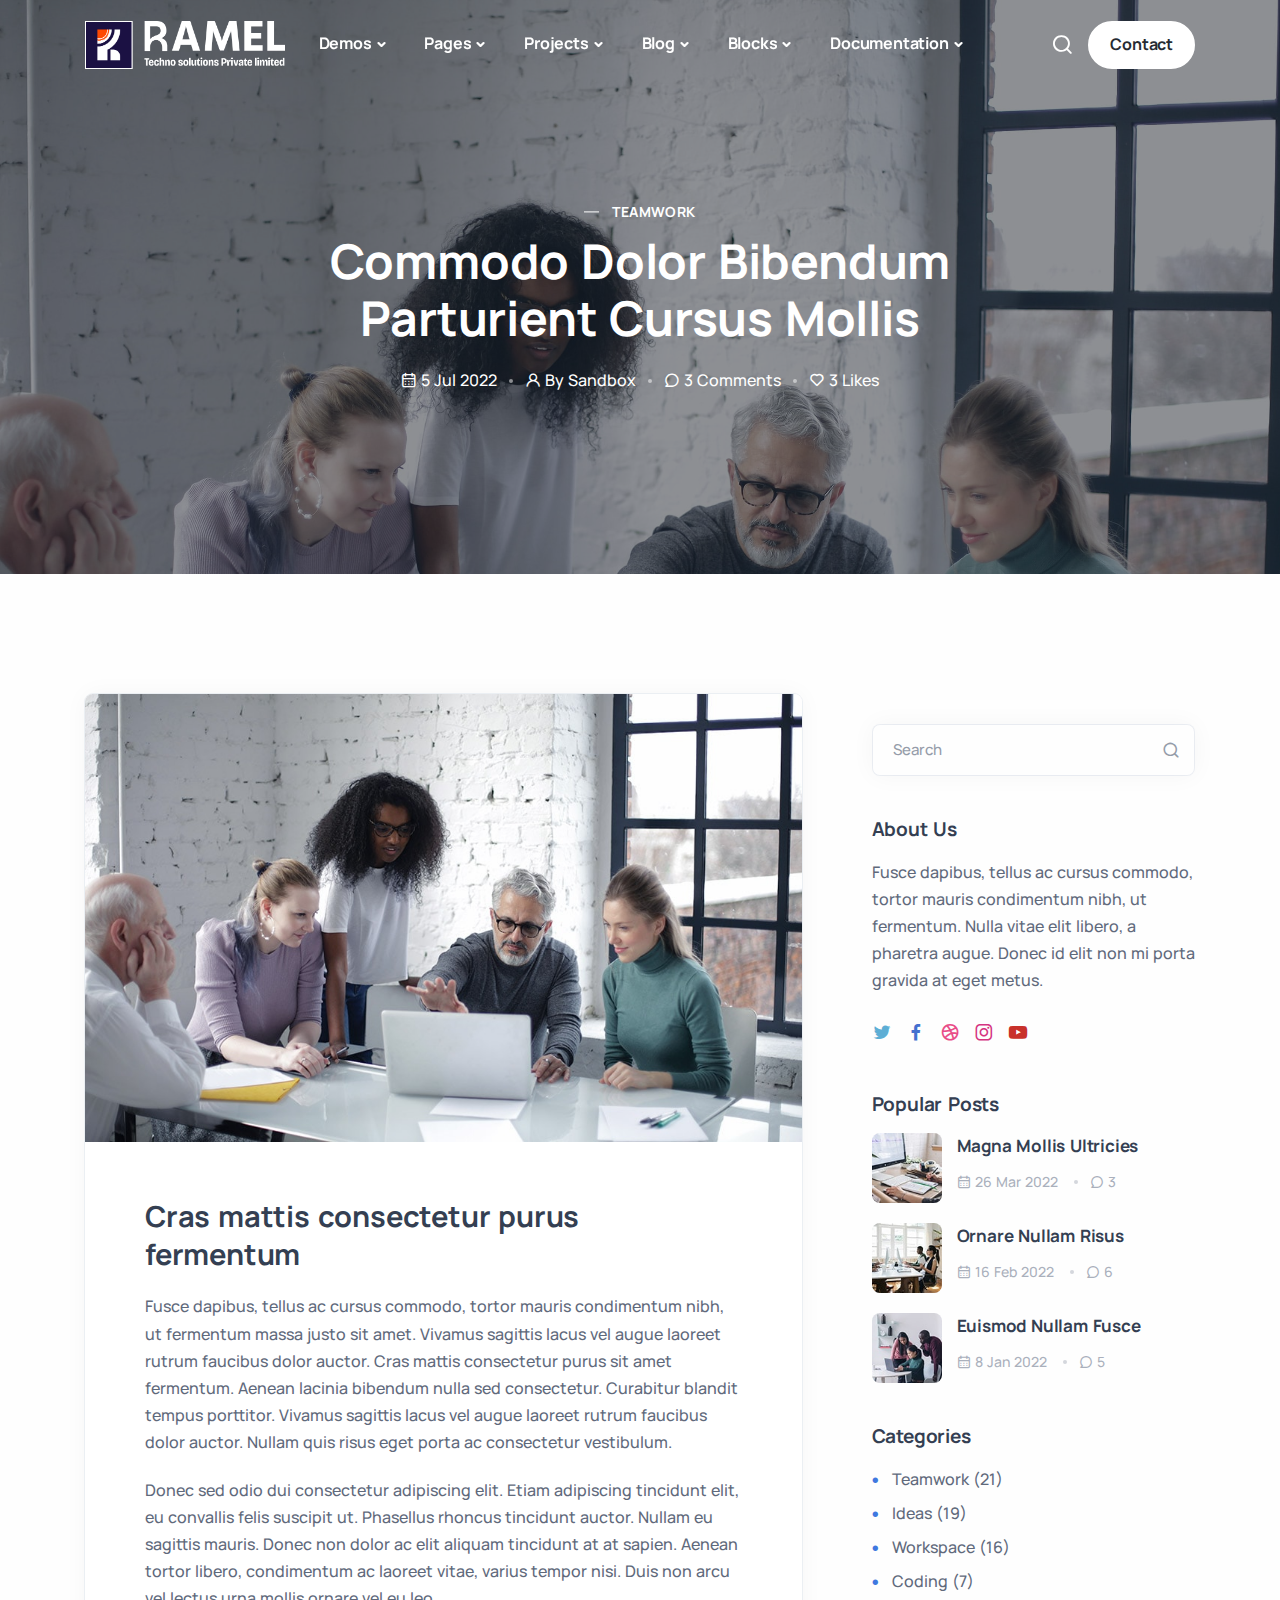
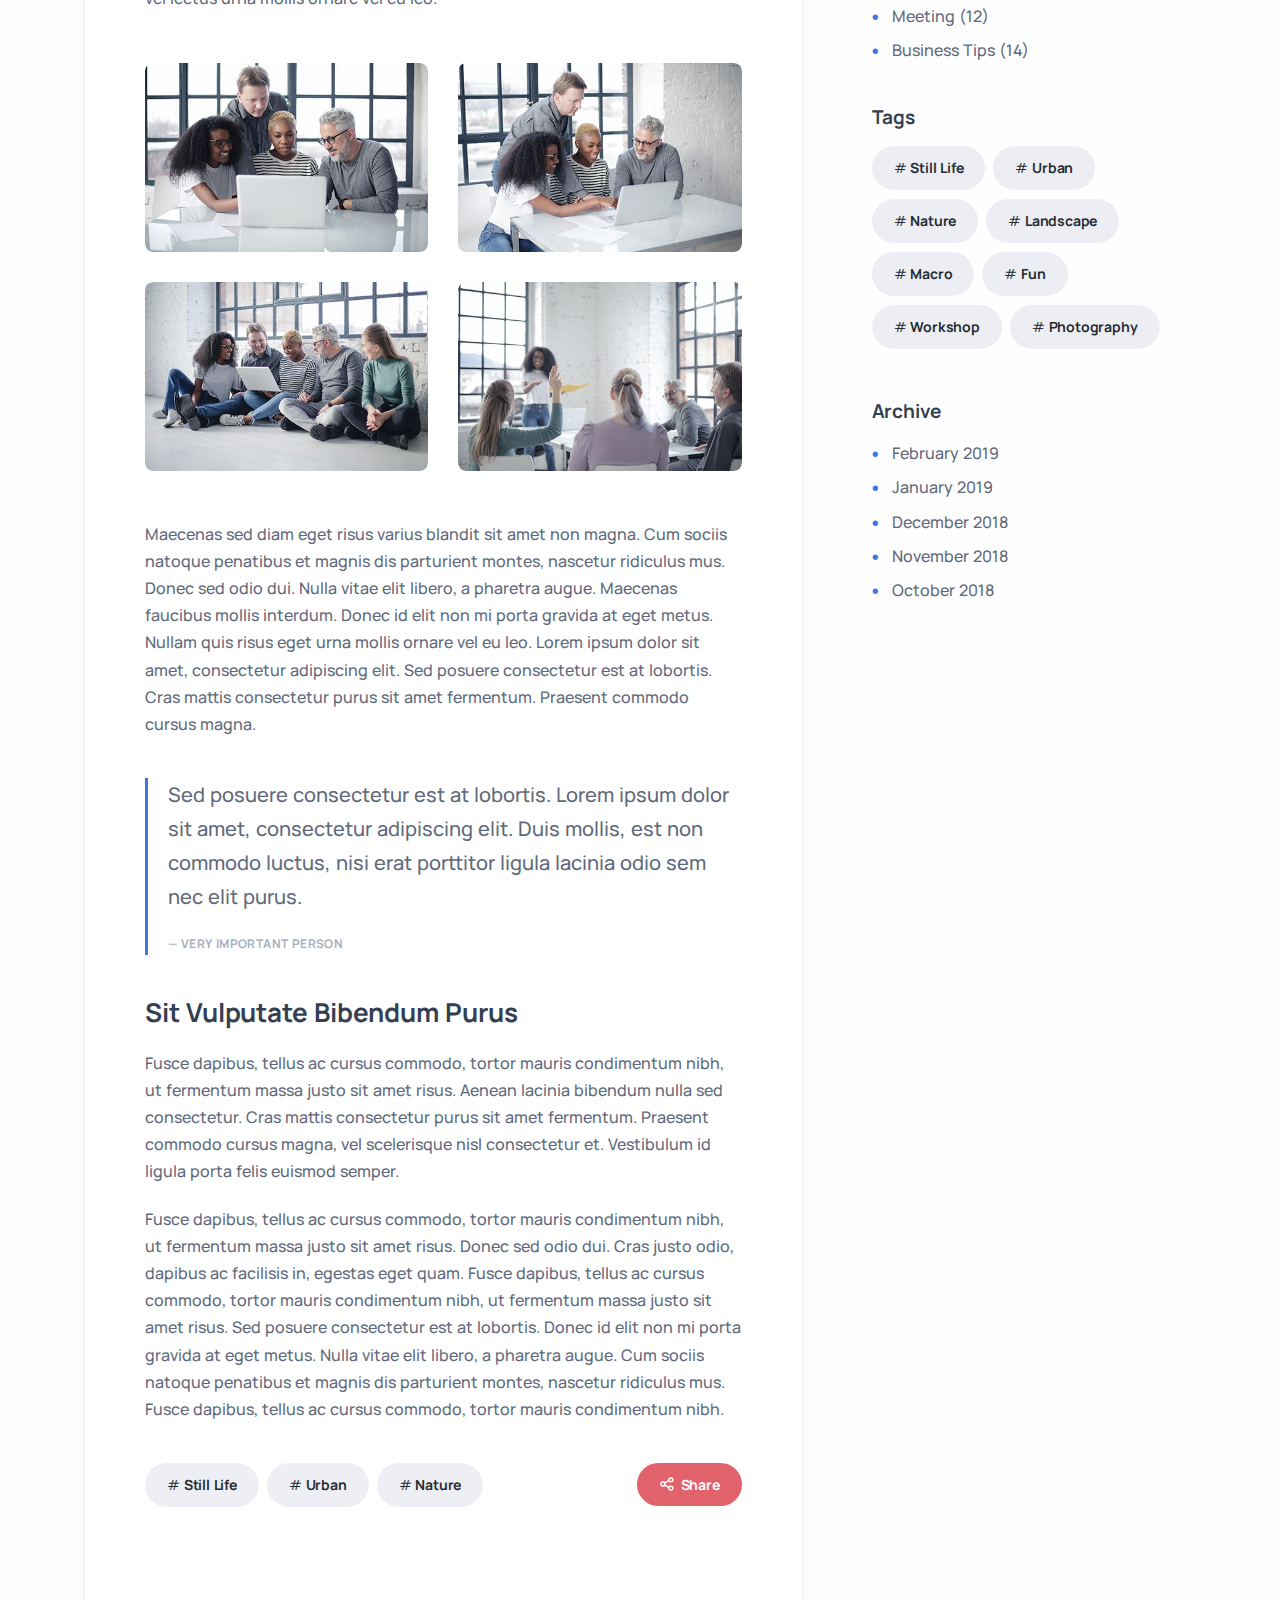
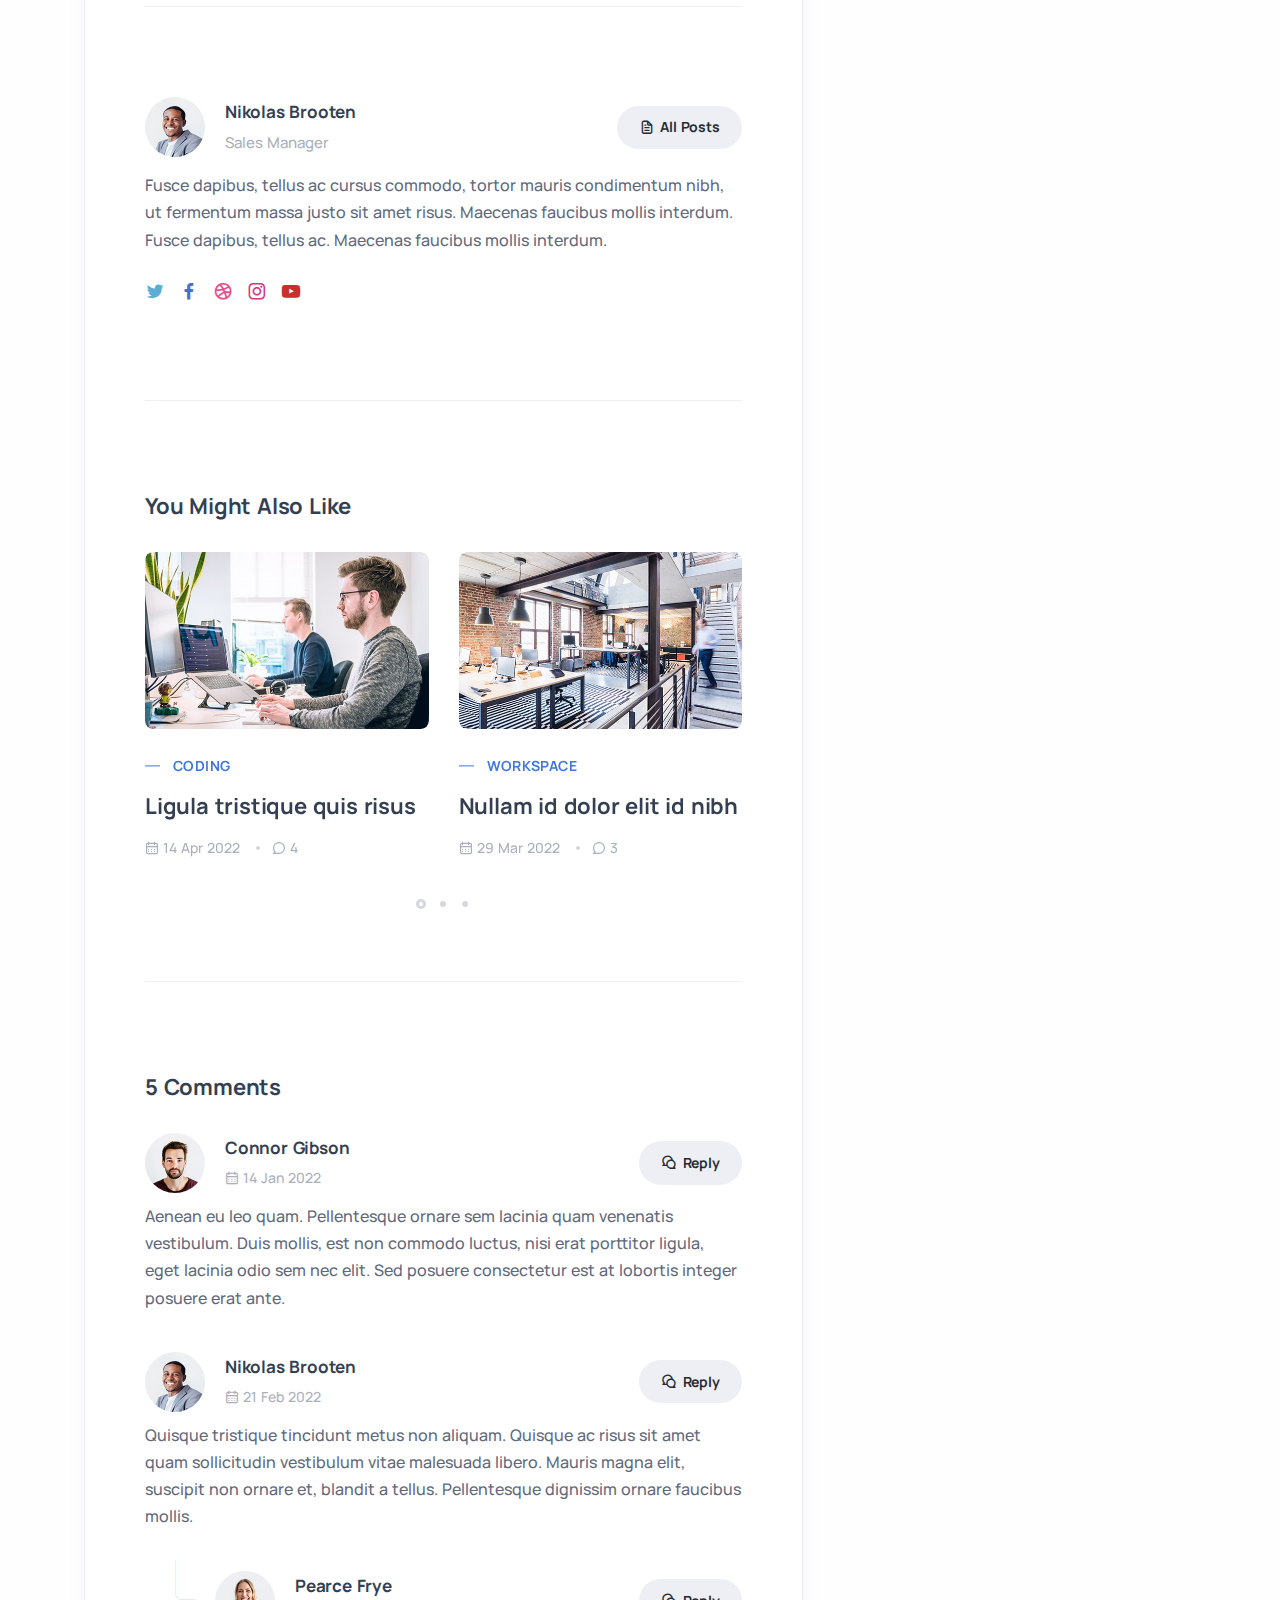
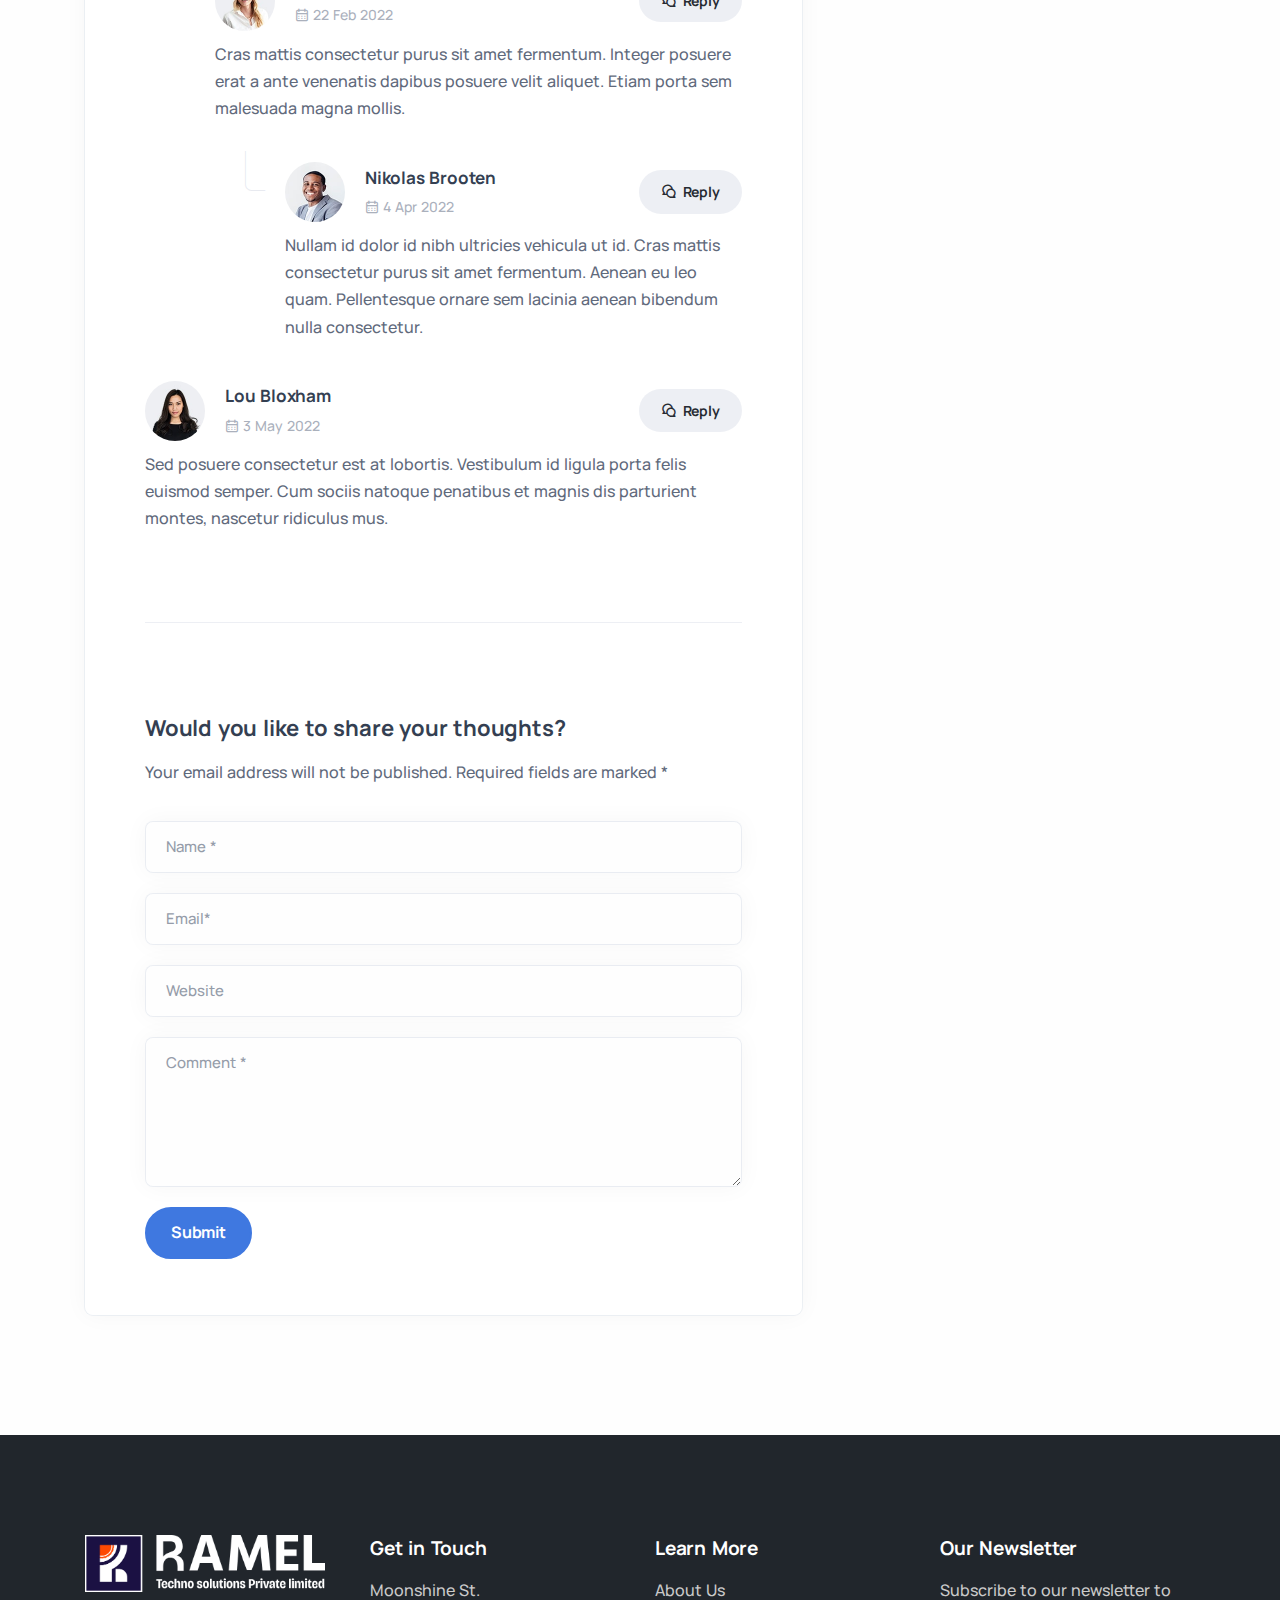
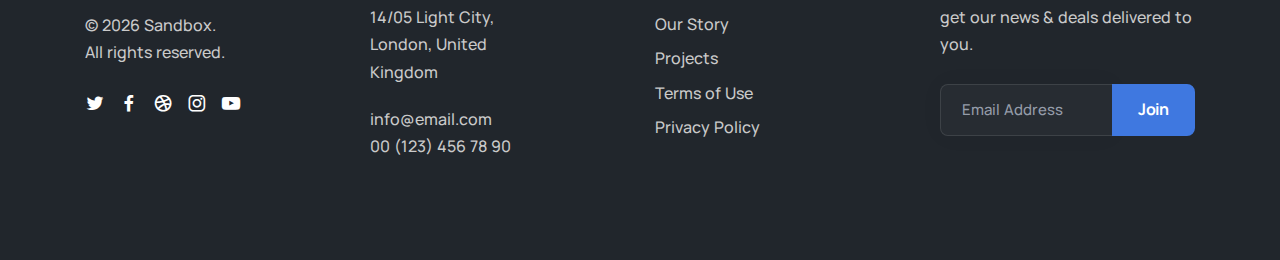
<file: blog-post2.html>
<!DOCTYPE html>
<html lang="en">

<head>
  <meta charset="utf-8">
  <meta name="viewport" content="width=device-width, initial-scale=1.0">
  <meta name="description" content="An impressive and flawless site template that includes various UI elements and countless features, attractive ready-made blocks and rich pages, basically everything you need to create a unique and professional website.">
  <meta name="keywords" content="bootstrap 5, business, corporate, creative, gulp, marketing, minimal, modern, multipurpose, one page, responsive, saas, sass, seo, startup, html5 template, site template">
  <meta name="author" content="elemis">
  <title>Sandbox - Modern & Multipurpose Bootstrap 5 Template</title>
  <link rel="shortcut icon" href="./assets/img/favicon.png">
  <link rel="stylesheet" href="./assets/css/plugins.css">
  <link rel="stylesheet" href="./assets/css/style.css">
</head>

<body>
  <div class="content-wrapper">
    <header class="wrapper bg-soft-primary">
      <nav class="navbar navbar-expand-lg center-nav transparent position-absolute navbar-dark">
        <div class="container flex-lg-row flex-nowrap align-items-center">
          <div class="navbar-brand w-100">
            <a href="./index.html">
              <img class="logo-dark" src="./assets/img/logo.png" srcset="./assets/img/logo@2x.png 2x" alt="" />
              <img class="logo-light" src="./assets/img/logo-light.png" srcset="./assets/img/logo-light@2x.png 2x" alt="" />
            </a>
          </div>
          <div class="navbar-collapse offcanvas offcanvas-nav offcanvas-start">
            <div class="offcanvas-header d-lg-none">
              <h3 class="text-white fs-30 mb-0">Sandbox</h3>
              <button type="button" class="btn-close btn-close-white" data-bs-dismiss="offcanvas" aria-label="Close"></button>
            </div>
            <div class="offcanvas-body ms-lg-auto d-flex flex-column h-100">
              <ul class="navbar-nav">
                <li class="nav-item dropdown dropdown-mega">
                  <a class="nav-link dropdown-toggle" href="#" data-bs-toggle="dropdown">Demos</a>
                  <ul class="dropdown-menu mega-menu mega-menu-dark mega-menu-img">
                    <li class="mega-menu-content mega-menu-scroll">
                      <ul class="row row-cols-1 row-cols-lg-6 gx-0 gx-lg-4 gy-lg-2 list-unstyled">
                        <li class="col">
                          <a class="dropdown-item" href="./demo1.html">
                            <figure class="rounded lift d-none d-lg-block"><img src="./assets/img/demos/mi1.jpg" srcset="./assets/img/demos/mi1@2x.jpg 2x" alt=""></figure>
                            <span class="d-lg-none">Demo 1</span>
                          </a>
                        </li>
                        <li class="col">
                          <a class="dropdown-item" href="./demo2.html">
                            <figure class="rounded lift d-none d-lg-block"><img src="./assets/img/demos/mi2.jpg" srcset="./assets/img/demos/mi2@2x.jpg 2x" alt=""></figure>
                            <span class="d-lg-none">Demo 2</span>
                          </a>
                        </li>
                        <li class="col">
                          <a class="dropdown-item" href="./demo3.html">
                            <figure class="rounded lift d-none d-lg-block"><img src="./assets/img/demos/mi3.jpg" srcset="./assets/img/demos/mi3@2x.jpg 2x" alt=""></figure>
                            <span class="d-lg-none">Demo 3</span>
                          </a>
                        </li>
                        <li class="col">
                          <a class="dropdown-item" href="./demo4.html">
                            <figure class="rounded lift d-none d-lg-block"><img src="./assets/img/demos/mi4.jpg" srcset="./assets/img/demos/mi4@2x.jpg 2x" alt=""></figure>
                            <span class="d-lg-none">Demo 4</span>
                          </a>
                        </li>
                        <li class="col">
                          <a class="dropdown-item" href="./demo5.html">
                            <figure class="rounded lift d-none d-lg-block"><img src="./assets/img/demos/mi5.jpg" srcset="./assets/img/demos/mi5@2x.jpg 2x" alt=""></figure>
                            <span class="d-lg-none">Demo 5</span>
                          </a>
                        </li>
                        <li class="col">
                          <a class="dropdown-item" href="./demo6.html">
                            <figure class="rounded lift d-none d-lg-block"><img src="./assets/img/demos/mi6.jpg" srcset="./assets/img/demos/mi6@2x.jpg 2x" alt=""></figure>
                            <span class="d-lg-none">Demo 6</span>
                          </a>
                        </li>
                        <li class="col">
                          <a class="dropdown-item" href="./demo7.html">
                            <figure class="rounded lift d-none d-lg-block"><img src="./assets/img/demos/mi7.jpg" srcset="./assets/img/demos/mi7@2x.jpg 2x" alt=""></figure>
                            <span class="d-lg-none">Demo 7</span>
                          </a>
                        </li>
                        <li class="col">
                          <a class="dropdown-item" href="./demo8.html">
                            <figure class="rounded lift d-none d-lg-block"><img src="./assets/img/demos/mi8.jpg" srcset="./assets/img/demos/mi8@2x.jpg 2x" alt=""></figure>
                            <span class="d-lg-none">Demo 8</span>
                          </a>
                        </li>
                        <li class="col">
                          <a class="dropdown-item" href="./demo9.html">
                            <figure class="rounded lift d-none d-lg-block"><img src="./assets/img/demos/mi9.jpg" srcset="./assets/img/demos/mi9@2x.jpg 2x" alt=""></figure>
                            <span class="d-lg-none">Demo 9</span>
                          </a>
                        </li>
                        <li class="col">
                          <a class="dropdown-item" href="./demo10.html">
                            <figure class="rounded lift d-none d-lg-block"><img src="./assets/img/demos/mi10.jpg" srcset="./assets/img/demos/mi10@2x.jpg 2x" alt=""></figure>
                            <span class="d-lg-none">Demo 10</span>
                          </a>
                        </li>
                        <li class="col">
                          <a class="dropdown-item" href="./demo11.html">
                            <figure class="rounded lift d-none d-lg-block"><img src="./assets/img/demos/mi11.jpg" srcset="./assets/img/demos/mi11@2x.jpg 2x" alt=""></figure>
                            <span class="d-lg-none">Demo 11</span>
                          </a>
                        </li>
                        <li class="col">
                          <a class="dropdown-item" href="./demo12.html">
                            <figure class="rounded lift d-none d-lg-block"><img src="./assets/img/demos/mi12.jpg" srcset="./assets/img/demos/mi12@2x.jpg 2x" alt=""></figure>
                            <span class="d-lg-none">Demo 12</span>
                          </a>
                        </li>
                        <li class="col">
                          <a class="dropdown-item" href="./demo13.html">
                            <figure class="rounded lift d-none d-lg-block"><img src="./assets/img/demos/mi13.jpg" srcset="./assets/img/demos/mi13@2x.jpg 2x" alt=""></figure>
                            <span class="d-lg-none">Demo 13</span>
                          </a>
                        </li>
                        <li class="col">
                          <a class="dropdown-item" href="./demo14.html">
                            <figure class="rounded lift d-none d-lg-block"><img src="./assets/img/demos/mi14.jpg" srcset="./assets/img/demos/mi14@2x.jpg 2x" alt=""></figure>
                            <span class="d-lg-none">Demo 14</span>
                          </a>
                        </li>
                        <li class="col">
                          <a class="dropdown-item" href="./demo15.html">
                            <figure class="rounded lift d-none d-lg-block"><img src="./assets/img/demos/mi15.jpg" srcset="./assets/img/demos/mi15@2x.jpg 2x" alt=""></figure>
                            <span class="d-lg-none">Demo 15</span>
                          </a>
                        </li>
                        <li class="col">
                          <a class="dropdown-item" href="./demo16.html">
                            <figure class="rounded lift d-none d-lg-block"><img src="./assets/img/demos/mi16.jpg" srcset="./assets/img/demos/mi16@2x.jpg 2x" alt=""></figure>
                            <span class="d-lg-none">Demo 16</span>
                          </a>
                        </li>
                        <li class="col">
                          <a class="dropdown-item" href="./demo17.html">
                            <figure class="rounded lift d-none d-lg-block"><img src="./assets/img/demos/mi17.jpg" srcset="./assets/img/demos/mi17@2x.jpg 2x" alt=""></figure>
                            <span class="d-lg-none">Demo 17</span>
                          </a>
                        </li>
                        <li class="col">
                          <a class="dropdown-item" href="./demo18.html">
                            <figure class="rounded lift d-none d-lg-block"><img src="./assets/img/demos/mi18.jpg" srcset="./assets/img/demos/mi18@2x.jpg 2x" alt=""></figure>
                            <span class="d-lg-none">Demo 18</span>
                          </a>
                        </li>
                        <li class="col">
                          <a class="dropdown-item" href="./demo19.html">
                            <figure class="rounded lift d-none d-lg-block"><img src="./assets/img/demos/mi19.jpg" srcset="./assets/img/demos/mi19@2x.jpg 2x" alt=""></figure>
                            <span class="d-lg-none">Demo 19</span>
                          </a>
                        </li>
                        <li class="col">
                          <a class="dropdown-item" href="./demo20.html">
                            <figure class="rounded lift d-none d-lg-block"><img src="./assets/img/demos/mi20.jpg" srcset="./assets/img/demos/mi20@2x.jpg 2x" alt=""></figure>
                            <span class="d-lg-none">Demo 20</span>
                          </a>
                        </li>
                        <li class="col">
                          <a class="dropdown-item" href="./demo21.html">
                            <figure class="rounded lift d-none d-lg-block"><img src="./assets/img/demos/mi21.jpg" srcset="./assets/img/demos/mi21@2x.jpg 2x" alt=""></figure>
                            <span class="d-lg-none">Demo 21</span>
                          </a>
                        </li>
                        <li class="col">
                          <a class="dropdown-item" href="./demo22.html">
                            <figure class="rounded lift d-none d-lg-block"><img src="./assets/img/demos/mi22.jpg" srcset="./assets/img/demos/mi22@2x.jpg 2x" alt=""></figure>
                            <span class="d-lg-none">Demo 22</span>
                          </a>
                        </li>
                        <li class="col">
                          <a class="dropdown-item" href="./demo23.html">
                            <figure class="rounded lift d-none d-lg-block"><img src="./assets/img/demos/mi23.jpg" srcset="./assets/img/demos/mi23@2x.jpg 2x" alt=""></figure>
                            <span class="d-lg-none">Demo 23</span>
                          </a>
                        </li>
                        <li class="col">
                          <a class="dropdown-item" href="./demo24.html">
                            <figure class="rounded lift d-none d-lg-block"><img src="./assets/img/demos/mi24.jpg" srcset="./assets/img/demos/mi24@2x.jpg 2x" alt=""></figure>
                            <span class="d-lg-none">Demo 24</span>
                          </a>
                        </li>
                        <li class="col">
                          <a class="dropdown-item" href="./demo25.html">
                            <figure class="rounded lift d-none d-lg-block"><img src="./assets/img/demos/mi25.jpg" srcset="./assets/img/demos/mi25@2x.jpg 2x" alt=""></figure>
                            <span class="d-lg-none">Demo 25</span>
                          </a>
                        </li>
                        <li class="col">
                          <a class="dropdown-item" href="./demo26.html">
                            <figure class="rounded lift d-none d-lg-block"><img src="./assets/img/demos/mi26.jpg" srcset="./assets/img/demos/mi26@2x.jpg 2x" alt=""></figure>
                            <span class="d-lg-none">Demo 26</span>
                          </a>
                        </li>
                        <li class="col">
                          <a class="dropdown-item" href="./demo27.html">
                            <figure class="rounded lift d-none d-lg-block"><img src="./assets/img/demos/mi27.jpg" srcset="./assets/img/demos/mi27@2x.jpg 2x" alt=""></figure>
                            <span class="d-lg-none">Demo 27</span>
                          </a>
                        </li>
                        <li class="col">
                          <a class="dropdown-item" href="./demo28.html">
                            <figure class="rounded lift d-none d-lg-block"><img src="./assets/img/demos/mi28.jpg" srcset="./assets/img/demos/mi28@2x.jpg 2x" alt=""></figure>
                            <span class="d-lg-none">Demo 28</span>
                          </a>
                        </li>
                        <li class="col">
                          <a class="dropdown-item" href="./demo29.html">
                            <figure class="rounded lift d-none d-lg-block"><img src="./assets/img/demos/mi29.jpg" srcset="./assets/img/demos/mi29@2x.jpg 2x" alt=""></figure>
                            <span class="d-lg-none">Demo 29</span>
                          </a>
                        </li>
                        <li class="col">
                          <a class="dropdown-item" href="./demo30.html">
                            <figure class="rounded lift d-none d-lg-block"><img src="./assets/img/demos/mi30.jpg" srcset="./assets/img/demos/mi30@2x.jpg 2x" alt=""></figure>
                            <span class="d-lg-none">Demo 30</span>
                          </a>
                        </li>
                        <li class="col">
                          <a class="dropdown-item" href="./demo31.html">
                            <figure class="rounded lift d-none d-lg-block"><img src="./assets/img/demos/mi31.jpg" srcset="./assets/img/demos/mi31@2x.jpg 2x" alt=""></figure>
                            <span class="d-lg-none">Demo 31</span>
                          </a>
                        </li>
                        <li class="col">
                          <a class="dropdown-item" href="./demo32.html">
                            <figure class="rounded lift d-none d-lg-block"><img src="./assets/img/demos/mi32.jpg" srcset="./assets/img/demos/mi32@2x.jpg 2x" alt=""></figure>
                            <span class="d-lg-none">Demo 32</span>
                          </a>
                        </li>
                        <li class="col">
                          <a class="dropdown-item" href="./demo33.html">
                            <figure class="rounded lift d-none d-lg-block"><img src="./assets/img/demos/mi33.jpg" srcset="./assets/img/demos/mi33@2x.jpg 2x" alt=""></figure>
                            <span class="d-lg-none">Demo 33</span>
                          </a>
                        </li>
                        <li class="col">
                          <a class="dropdown-item" href="./demo34.html">
                            <figure class="rounded lift d-none d-lg-block"><img src="./assets/img/demos/mi34.jpg" srcset="./assets/img/demos/mi34@2x.jpg 2x" alt=""></figure>
                            <span class="d-lg-none">Demo 34</span>
                          </a>
                        </li>
                        <li class="col">
                          <a class="dropdown-item" href="./demo35.html">
                            <figure class="rounded lift d-none d-lg-block"><img src="./assets/img/demos/mi35.jpg" srcset="./assets/img/demos/mi35@2x.jpg 2x" alt=""></figure>
                            <span class="d-lg-none">Demo 35</span>
                          </a>
                        </li>
                        <li class="col">
                          <a class="dropdown-item" href="./demo36.html">
                            <figure class="rounded lift d-none d-lg-block"><img src="./assets/img/demos/mi36.jpg" srcset="./assets/img/demos/mi36@2x.jpg 2x" alt=""></figure>
                            <span class="d-lg-none">Demo 36</span>
                          </a>
                        </li>
                      </ul>
                      <!--/.row -->
                      <span class="d-none d-lg-flex"><i class="uil uil-direction"></i><strong>Scroll to view more</strong></span>
                    </li>
                    <!--/.mega-menu-content-->
                  </ul>
                  <!--/.dropdown-menu -->
                </li>
                <li class="nav-item dropdown">
                  <a class="nav-link dropdown-toggle" href="#" data-bs-toggle="dropdown">Pages</a>
                  <ul class="dropdown-menu">
                    <li class="dropdown dropdown-submenu dropend"><a class="dropdown-item dropdown-toggle" href="#" data-bs-toggle="dropdown">Services</a>
                      <ul class="dropdown-menu">
                        <li class="nav-item"><a class="dropdown-item" href="./services.html">Services I</a></li>
                        <li class="nav-item"><a class="dropdown-item" href="./services2.html">Services II</a></li>
                      </ul>
                    </li>
                    <li class="dropdown dropdown-submenu dropend"><a class="dropdown-item dropdown-toggle" href="#" data-bs-toggle="dropdown">About</a>
                      <ul class="dropdown-menu">
                        <li class="nav-item"><a class="dropdown-item" href="./about.html">About I</a></li>
                        <li class="nav-item"><a class="dropdown-item" href="./about2.html">About II</a></li>
                      </ul>
                    </li>
                    <li class="dropdown dropdown-submenu dropend"><a class="dropdown-item dropdown-toggle" href="#" data-bs-toggle="dropdown">Shop</a>
                      <ul class="dropdown-menu">
                        <li class="nav-item"><a class="dropdown-item" href="./shop.html">Shop I</a></li>
                        <li class="nav-item"><a class="dropdown-item" href="./shop2.html">Shop II</a></li>
                        <li class="nav-item"><a class="dropdown-item" href="./shop-product.html">Product Page</a></li>
                        <li class="nav-item"><a class="dropdown-item" href="./shop-cart.html">Shopping Cart</a></li>
                        <li class="nav-item"><a class="dropdown-item" href="./shop-checkout.html">Checkout</a></li>
                      </ul>
                    </li>
                    <li class="dropdown dropdown-submenu dropend"><a class="dropdown-item dropdown-toggle" href="#" data-bs-toggle="dropdown">Contact</a>
                      <ul class="dropdown-menu">
                        <li class="nav-item"><a class="dropdown-item" href="./contact.html">Contact I</a></li>
                        <li class="nav-item"><a class="dropdown-item" href="./contact2.html">Contact II</a></li>
                        <li class="nav-item"><a class="dropdown-item" href="./contact3.html">Contact III</a></li>
                      </ul>
                    </li>
                    <li class="dropdown dropdown-submenu dropend"><a class="dropdown-item dropdown-toggle" href="#" data-bs-toggle="dropdown">Career</a>
                      <ul class="dropdown-menu">
                        <li class="nav-item"><a class="dropdown-item" href="./career.html">Job Listing I</a></li>
                        <li class="nav-item"><a class="dropdown-item" href="./career2.html">Job Listing II</a></li>
                        <li class="nav-item"><a class="dropdown-item" href="./career-job.html">Job Description</a></li>
                      </ul>
                    </li>
                    <li class="dropdown dropdown-submenu dropend"><a class="dropdown-item dropdown-toggle" href="#" data-bs-toggle="dropdown">Utility</a>
                      <ul class="dropdown-menu">
                        <li class="nav-item"><a class="dropdown-item" href="./404.html">404 Not Found</a></li>
                        <li class="nav-item"><a class="dropdown-item" href="./page-loader.html">Page Loader</a></li>
                        <li class="nav-item"><a class="dropdown-item" href="./signin.html">Sign In I</a></li>
                        <li class="nav-item"><a class="dropdown-item" href="./signin2.html">Sign In II</a></li>
                        <li class="nav-item"><a class="dropdown-item" href="./signup.html">Sign Up I</a></li>
                        <li class="nav-item"><a class="dropdown-item" href="./signup2.html">Sign Up II</a></li>
                        <li class="nav-item"><a class="dropdown-item" href="./terms.html">Terms</a></li>
                      </ul>
                    </li>
                    <li class="nav-item"><a class="dropdown-item" href="./pricing.html">Pricing</a></li>
                    <li class="nav-item"><a class="dropdown-item" href="./onepage.html">One Page</a></li>
                  </ul>
                </li>
                <li class="nav-item dropdown">
                  <a class="nav-link dropdown-toggle" href="#" data-bs-toggle="dropdown">Projects</a>
                  <div class="dropdown-menu dropdown-lg">
                    <div class="dropdown-lg-content">
                      <div>
                        <h6 class="dropdown-header">Project Pages</h6>
                        <ul class="list-unstyled">
                          <li><a class="dropdown-item" href="./projects.html">Projects I</a></li>
                          <li><a class="dropdown-item" href="./projects2.html">Projects II</a></li>
                          <li><a class="dropdown-item" href="./projects3.html">Projects III</a></li>
                          <li><a class="dropdown-item" href="./projects4.html">Projects IV</a></li>
                        </ul>
                      </div>
                      <!-- /.column -->
                      <div>
                        <h6 class="dropdown-header">Single Projects</h6>
                        <ul class="list-unstyled">
                          <li><a class="dropdown-item" href="./single-project.html">Single Project I</a></li>
                          <li><a class="dropdown-item" href="./single-project2.html">Single Project II</a></li>
                          <li><a class="dropdown-item" href="./single-project3.html">Single Project III</a></li>
                          <li><a class="dropdown-item" href="./single-project4.html">Single Project IV</a></li>
                        </ul>
                      </div>
                      <!-- /.column -->
                    </div>
                    <!-- /auto-column -->
                  </div>
                </li>
                <li class="nav-item dropdown">
                  <a class="nav-link dropdown-toggle" href="#" data-bs-toggle="dropdown">Blog</a>
                  <ul class="dropdown-menu">
                    <li class="nav-item"><a class="dropdown-item" href="./blog.html">Blog without Sidebar</a></li>
                    <li class="nav-item"><a class="dropdown-item" href="./blog2.html">Blog with Sidebar</a></li>
                    <li class="nav-item"><a class="dropdown-item" href="./blog3.html">Blog with Left Sidebar</a></li>
                    <li class="dropdown dropdown-submenu dropend"><a class="dropdown-item dropdown-toggle" href="#" data-bs-toggle="dropdown">Blog Posts</a>
                      <ul class="dropdown-menu">
                        <li class="nav-item"><a class="dropdown-item" href="./blog-post.html">Post without Sidebar</a></li>
                        <li class="nav-item"><a class="dropdown-item" href="./blog-post2.html">Post with Sidebar</a></li>
                        <li class="nav-item"><a class="dropdown-item" href="./blog-post3.html">Post with Left Sidebar</a></li>
                      </ul>
                    </li>
                  </ul>
                </li>
                <li class="nav-item dropdown dropdown-mega">
                  <a class="nav-link dropdown-toggle" href="#" data-bs-toggle="dropdown">Blocks</a>
                  <ul class="dropdown-menu mega-menu mega-menu-dark mega-menu-img">
                    <li class="mega-menu-content">
                      <ul class="row row-cols-1 row-cols-lg-6 gx-0 gx-lg-6 gy-lg-4 list-unstyled">
                        <li class="col"><a class="dropdown-item" href="./docs/blocks/about.html">
                            <div class="rounded img-svg d-none d-lg-block p-4 mb-lg-2"><img class="rounded-0" src="./assets/img/demos/block1.svg" alt=""></div>
                            <span>About</span>
                          </a>
                        </li>
                        <li class="col"><a class="dropdown-item" href="./docs/blocks/blog.html">
                            <div class="rounded img-svg d-none d-lg-block p-4 mb-lg-2"><img class="rounded-0" src="./assets/img/demos/block2.svg" alt=""></div>
                            <span>Blog</span>
                          </a>
                        </li>
                        <li class="col"><a class="dropdown-item" href="./docs/blocks/call-to-action.html">
                            <div class="rounded img-svg d-none d-lg-block p-4 mb-lg-2"><img class="rounded-0" src="./assets/img/demos/block3.svg" alt=""></div>
                            <span>Call to Action</span>
                          </a>
                        </li>
                        <li class="col"><a class="dropdown-item" href="./docs/blocks/clients.html">
                            <div class="rounded img-svg d-none d-lg-block p-4 mb-lg-2"><img class="rounded-0" src="./assets/img/demos/block4.svg" alt=""></div>
                            <span>Clients</span>
                          </a>
                        </li>
                        <li class="col"><a class="dropdown-item" href="./docs/blocks/contact.html">
                            <div class="rounded img-svg d-none d-lg-block p-4 mb-lg-2"><img class="rounded-0" src="./assets/img/demos/block5.svg" alt=""></div>
                            <span>Contact</span>
                          </a>
                        </li>
                        <li class="col"><a class="dropdown-item" href="./docs/blocks/facts.html">
                            <div class="rounded img-svg d-none d-lg-block p-4 mb-lg-2"><img class="rounded-0" src="./assets/img/demos/block6.svg" alt=""></div>
                            <span>Facts</span>
                          </a>
                        </li>
                        <li class="col"><a class="dropdown-item" href="./docs/blocks/faq.html">
                            <div class="rounded img-svg d-none d-lg-block p-4 mb-lg-2"><img class="rounded-0" src="./assets/img/demos/block7.svg" alt=""></div>
                            <span>FAQ</span>
                          </a>
                        </li>
                        <li class="col"><a class="dropdown-item" href="./docs/blocks/features.html">
                            <div class="rounded img-svg d-none d-lg-block p-4 mb-lg-2"><img class="rounded-0" src="./assets/img/demos/block8.svg" alt=""></div>
                            <span>Features</span>
                          </a>
                        </li>
                        <li class="col"><a class="dropdown-item" href="./docs/blocks/footer.html">
                            <div class="rounded img-svg d-none d-lg-block p-4 mb-lg-2"><img class="rounded-0" src="./assets/img/demos/block9.svg" alt=""></div>
                            <span>Footer</span>
                          </a>
                        </li>
                        <li class="col"><a class="dropdown-item" href="./docs/blocks/hero.html">
                            <div class="rounded img-svg d-none d-lg-block p-4 mb-lg-2"><img class="rounded-0" src="./assets/img/demos/block10.svg" alt=""></div>
                            <span>Hero</span>
                          </a>
                        </li>
                        <li class="col"><a class="dropdown-item" href="./docs/blocks/misc.html">
                            <div class="rounded img-svg d-none d-lg-block p-4 mb-lg-2"><img class="rounded-0" src="./assets/img/demos/block17.svg" alt=""></div>
                            <span>Misc</span>
                          </a>
                        </li>
                        <li class="col"><a class="dropdown-item" href="./docs/blocks/navbar.html">
                            <div class="rounded img-svg d-none d-lg-block p-4 mb-lg-2"><img class="rounded-0" src="./assets/img/demos/block11.svg" alt=""></div>
                            <span>Navbar</span>
                          </a>
                        </li>
                        <li class="col"><a class="dropdown-item" href="./docs/blocks/portfolio.html">
                            <div class="rounded img-svg d-none d-lg-block p-4 mb-lg-2"><img class="rounded-0" src="./assets/img/demos/block12.svg" alt=""></div>
                            <span>Portfolio</span>
                          </a>
                        </li>
                        <li class="col"><a class="dropdown-item" href="./docs/blocks/pricing.html">
                            <div class="rounded img-svg d-none d-lg-block p-4 mb-lg-2"><img class="rounded-0" src="./assets/img/demos/block13.svg" alt=""></div>
                            <span>Pricing</span>
                          </a>
                        </li>
                        <li class="col"><a class="dropdown-item" href="./docs/blocks/process.html">
                            <div class="rounded img-svg d-none d-lg-block p-4 mb-lg-2"><img class="rounded-0" src="./assets/img/demos/block14.svg" alt=""></div>
                            <span>Process</span>
                          </a>
                        </li>
                        <li class="col"><a class="dropdown-item" href="./docs/blocks/team.html">
                            <div class="rounded img-svg d-none d-lg-block p-4 mb-lg-2"><img class="rounded-0" src="./assets/img/demos/block15.svg" alt=""></div>
                            <span>Team</span>
                          </a>
                        </li>
                        <li class="col"><a class="dropdown-item" href="./docs/blocks/testimonials.html">
                            <div class="rounded img-svg d-none d-lg-block p-4 mb-lg-2"><img class="rounded-0" src="./assets/img/demos/block16.svg" alt=""></div>
                            <span>Testimonials</span>
                          </a>
                        </li>
                      </ul>
                      <!--/.row -->
                    </li>
                    <!--/.mega-menu-content-->
                  </ul>
                  <!--/.dropdown-menu -->
                </li>
                <li class="nav-item dropdown dropdown-mega">
                  <a class="nav-link dropdown-toggle" href="#" data-bs-toggle="dropdown">Documentation</a>
                  <ul class="dropdown-menu mega-menu">
                    <li class="mega-menu-content">
                      <div class="row gx-0 gx-lg-3">
                        <div class="col-lg-4">
                          <h6 class="dropdown-header">Usage</h6>
                          <ul class="list-unstyled cc-2 pb-lg-1">
                            <li><a class="dropdown-item" href="./docs/index.html">Get Started</a></li>
                            <li><a class="dropdown-item" href="./docs/forms.html">Forms</a></li>
                            <li><a class="dropdown-item" href="./docs/faq.html">FAQ</a></li>
                            <li><a class="dropdown-item" href="./docs/changelog.html">Changelog</a></li>
                            <li><a class="dropdown-item" href="./docs/credits.html">Credits</a></li>
                          </ul>
                          <h6 class="dropdown-header mt-lg-6">Styleguide</h6>
                          <ul class="list-unstyled cc-2">
                            <li><a class="dropdown-item" href="./docs/styleguide/colors.html">Colors</a></li>
                            <li><a class="dropdown-item" href="./docs/styleguide/fonts.html">Fonts</a></li>
                            <li><a class="dropdown-item" href="./docs/styleguide/icons-svg.html">SVG Icons</a></li>
                            <li><a class="dropdown-item" href="./docs/styleguide/icons-font.html">Font Icons</a></li>
                            <li><a class="dropdown-item" href="./docs/styleguide/illustrations.html">Illustrations</a></li>
                            <li><a class="dropdown-item" href="./docs/styleguide/backgrounds.html">Backgrounds</a></li>
                            <li><a class="dropdown-item" href="./docs/styleguide/misc.html">Misc</a></li>
                          </ul>
                        </div>
                        <!--/column -->
                        <div class="col-lg-8">
                          <h6 class="dropdown-header">Elements</h6>
                          <ul class="list-unstyled cc-3">
                            <li><a class="dropdown-item" href="./docs/elements/accordion.html">Accordion</a></li>
                            <li><a class="dropdown-item" href="./docs/elements/alerts.html">Alerts</a></li>
                            <li><a class="dropdown-item" href="./docs/elements/animations.html">Animations</a></li>
                            <li><a class="dropdown-item" href="./docs/elements/avatars.html">Avatars</a></li>
                            <li><a class="dropdown-item" href="./docs/elements/background.html">Background</a></li>
                            <li><a class="dropdown-item" href="./docs/elements/badges.html">Badges</a></li>
                            <li><a class="dropdown-item" href="./docs/elements/buttons.html">Buttons</a></li>
                            <li><a class="dropdown-item" href="./docs/elements/card.html">Card</a></li>
                            <li><a class="dropdown-item" href="./docs/elements/carousel.html">Carousel</a></li>
                            <li><a class="dropdown-item" href="./docs/elements/dividers.html">Dividers</a></li>
                            <li><a class="dropdown-item" href="./docs/elements/form-elements.html">Form Elements</a></li>
                            <li><a class="dropdown-item" href="./docs/elements/image-hover.html">Image Hover</a></li>
                            <li><a class="dropdown-item" href="./docs/elements/image-mask.html">Image Mask</a></li>
                            <li><a class="dropdown-item" href="./docs/elements/lightbox.html">Lightbox</a></li>
                            <li><a class="dropdown-item" href="./docs/elements/player.html">Media Player</a></li>
                            <li><a class="dropdown-item" href="./docs/elements/modal.html">Modal</a></li>
                            <li><a class="dropdown-item" href="./docs/elements/pagination.html">Pagination</a></li>
                            <li><a class="dropdown-item" href="./docs/elements/progressbar.html">Progressbar</a></li>
                            <li><a class="dropdown-item" href="./docs/elements/shadows.html">Shadows</a></li>
                            <li><a class="dropdown-item" href="./docs/elements/shapes.html">Shapes</a></li>
                            <li><a class="dropdown-item" href="./docs/elements/tables.html">Tables</a></li>
                            <li><a class="dropdown-item" href="./docs/elements/tabs.html">Tabs</a></li>
                            <li><a class="dropdown-item" href="./docs/elements/text-animations.html">Text Animations</a></li>
                            <li><a class="dropdown-item" href="./docs/elements/text-highlight.html">Text Highlight</a></li>
                            <li><a class="dropdown-item" href="./docs/elements/tiles.html">Tiles</a></li>
                            <li><a class="dropdown-item" href="./docs/elements/tooltips-popovers.html">Tooltips & Popovers</a></li>
                            <li><a class="dropdown-item" href="./docs/elements/typography.html">Typography</a></li>
                          </ul>
                        </div>
                        <!--/column -->
                      </div>
                      <!--/.row -->
                    </li>
                    <!--/.mega-menu-content-->
                  </ul>
                  <!--/.dropdown-menu -->
                </li>
              </ul>
              <!-- /.navbar-nav -->
              <div class="offcanvas-footer d-lg-none">
                <div>
                  <a href="mailto:first.last@email.com" class="link-inverse">info@email.com</a>
                  <br /> 00 (123) 456 78 90 <br />
                  <nav class="nav social social-white mt-4">
                    <a href="#"><i class="uil uil-twitter"></i></a>
                    <a href="#"><i class="uil uil-facebook-f"></i></a>
                    <a href="#"><i class="uil uil-dribbble"></i></a>
                    <a href="#"><i class="uil uil-instagram"></i></a>
                    <a href="#"><i class="uil uil-youtube"></i></a>
                  </nav>
                  <!-- /.social -->
                </div>
              </div>
              <!-- /.offcanvas-footer -->
            </div>
            <!-- /.offcanvas-body -->
          </div>
          <!-- /.navbar-collapse -->
          <div class="navbar-other w-100 d-flex ms-auto">
            <ul class="navbar-nav flex-row align-items-center ms-auto">
              <li class="nav-item"><a class="nav-link" data-bs-toggle="offcanvas" data-bs-target="#offcanvas-search"><i class="uil uil-search"></i></a></li>
              <li class="nav-item d-none d-md-block">
                <a href="./contact.html" class="btn btn-sm btn-white rounded-pill">Contact</a>
              </li>
              <li class="nav-item d-lg-none">
                <button class="hamburger offcanvas-nav-btn"><span></span></button>
              </li>
            </ul>
            <!-- /.navbar-nav -->
          </div>
          <!-- /.navbar-other -->
        </div>
        <!-- /.container -->
      </nav>
      <!-- /.navbar -->
      <div class="offcanvas offcanvas-top bg-light" id="offcanvas-search" data-bs-scroll="true">
        <div class="container d-flex flex-row py-6">
          <form class="search-form w-100">
            <input id="search-form" type="text" class="form-control" placeholder="Type keyword and hit enter">
          </form>
          <!-- /.search-form -->
          <button type="button" class="btn-close" data-bs-dismiss="offcanvas" aria-label="Close"></button>
        </div>
        <!-- /.container -->
      </div>
      <!-- /.offcanvas -->
    </header>
    <!-- /header -->
    <section class="wrapper image-wrapper bg-image bg-overlay text-white" data-image-src="./assets/img/photos/bg5.jpg">
      <div class="container pt-18 pb-15 pt-md-20 pb-md-19 text-center">
        <div class="row">
          <div class="col-md-10 col-xl-8 mx-auto">
            <div class="post-header">
              <div class="post-category text-line text-white">
                <a href="#" class="text-reset" rel="category">Teamwork</a>
              </div>
              <!-- /.post-category -->
              <h1 class="display-1 mb-4 text-white">Commodo Dolor Bibendum Parturient Cursus Mollis</h1>
              <ul class="post-meta text-white">
                <li class="post-date"><i class="uil uil-calendar-alt"></i><span>5 Jul 2022</span></li>
                <li class="post-author"><i class="uil uil-user"></i><a href="#" class="text-reset"><span>By Sandbox</span></a></li>
                <li class="post-comments"><i class="uil uil-comment"></i><a href="#" class="text-reset">3<span> Comments</span></a></li>
                <li class="post-likes"><i class="uil uil-heart-alt"></i><a href="#" class="text-reset">3<span> Likes</span></a></li>
              </ul>
              <!-- /.post-meta -->
            </div>
            <!-- /.post-header -->
          </div>
          <!-- /column -->
        </div>
        <!-- /.row -->
      </div>
      <!-- /.container -->
    </section>
    <!-- /section -->
    <section class="wrapper bg-light">
      <div class="container py-14 py-md-16">
        <div class="row gx-lg-8 gx-xl-12">
          <div class="col-lg-8">
            <div class="blog single">
              <div class="card">
                <figure class="card-img-top"><img src="./assets/img/photos/b1.jpg" alt="" /></figure>
                <div class="card-body">
                  <div class="classic-view">
                    <article class="post">
                      <div class="post-content mb-5">
                        <h2 class="h1 mb-4">Cras mattis consectetur purus fermentum</h2>
                        <p>Fusce dapibus, tellus ac cursus commodo, tortor mauris condimentum nibh, ut fermentum massa justo sit amet. Vivamus sagittis lacus vel augue laoreet rutrum faucibus dolor auctor. Cras mattis consectetur purus sit amet fermentum. Aenean lacinia bibendum nulla sed consectetur. Curabitur blandit tempus porttitor. Vivamus sagittis lacus vel augue laoreet rutrum faucibus dolor auctor. Nullam quis risus eget porta ac consectetur vestibulum.</p>
                        <p>Donec sed odio dui consectetur adipiscing elit. Etiam adipiscing tincidunt elit, eu convallis felis suscipit ut. Phasellus rhoncus tincidunt auctor. Nullam eu sagittis mauris. Donec non dolor ac elit aliquam tincidunt at at sapien. Aenean tortor libero, condimentum ac laoreet vitae, varius tempor nisi. Duis non arcu vel lectus urna mollis ornare vel eu leo.</p>
                        <div class="row g-6 mt-3 mb-10">
                          <div class="col-md-6">
                            <figure class="hover-scale rounded cursor-dark"><a href="./assets/img/photos/b8-full.jpg" data-glightbox="title: Heading; description: Purus Vulputate Sem Tellus Quam" data-gallery="post"> <img src="./assets/img/photos/b8.jpg" alt="" /></a></figure>
                          </div>
                          <!--/column -->
                          <div class="col-md-6">
                            <figure class="hover-scale rounded cursor-dark"><a href="./assets/img/photos/b9-full.jpg" data-glightbox data-gallery="post"> <img src="./assets/img/photos/b9.jpg" alt="" /></a></figure>
                          </div>
                          <!--/column -->
                          <div class="col-md-6">
                            <figure class="hover-scale rounded cursor-dark"><a href="./assets/img/photos/b10-full.jpg" data-glightbox data-gallery="post"> <img src="./assets/img/photos/b10.jpg" alt="" /></a></figure>
                          </div>
                          <!--/column -->
                          <div class="col-md-6">
                            <figure class="hover-scale rounded cursor-dark"><a href="./assets/img/photos/b11-full.jpg" data-glightbox data-gallery="post"> <img src="./assets/img/photos/b11.jpg" alt="" /></a></figure>
                          </div>
                          <!--/column -->
                        </div>
                        <!-- /.row -->
                        <p>Maecenas sed diam eget risus varius blandit sit amet non magna. Cum sociis natoque penatibus et magnis dis parturient montes, nascetur ridiculus mus. Donec sed odio dui. Nulla vitae elit libero, a pharetra augue. Maecenas faucibus mollis interdum. Donec id elit non mi porta gravida at eget metus. Nullam quis risus eget urna mollis ornare vel eu leo. Lorem ipsum dolor sit amet, consectetur adipiscing elit. Sed posuere consectetur est at lobortis. Cras mattis consectetur purus sit amet fermentum. Praesent commodo cursus magna.</p>
                        <blockquote class="fs-lg my-8">
                          <p>Sed posuere consectetur est at lobortis. Lorem ipsum dolor sit amet, consectetur adipiscing elit. Duis mollis, est non commodo luctus, nisi erat porttitor ligula lacinia odio sem nec elit purus.</p>
                          <footer class="blockquote-footer">Very important person</footer>
                        </blockquote>
                        <h3 class="h2 mb-4">Sit Vulputate Bibendum Purus</h3>
                        <p>Fusce dapibus, tellus ac cursus commodo, tortor mauris condimentum nibh, ut fermentum massa justo sit amet risus. Aenean lacinia bibendum nulla sed consectetur. Cras mattis consectetur purus sit amet fermentum. Praesent commodo cursus magna, vel scelerisque nisl consectetur et. Vestibulum id ligula porta felis euismod semper.</p>
                        <p>Fusce dapibus, tellus ac cursus commodo, tortor mauris condimentum nibh, ut fermentum massa justo sit amet risus. Donec sed odio dui. Cras justo odio, dapibus ac facilisis in, egestas eget quam. Fusce dapibus, tellus ac cursus commodo, tortor mauris condimentum nibh, ut fermentum massa justo sit amet risus. Sed posuere consectetur est at lobortis. Donec id elit non mi porta gravida at eget metus. Nulla vitae elit libero, a pharetra augue. Cum sociis natoque penatibus et magnis dis parturient montes, nascetur ridiculus mus. Fusce dapibus, tellus ac cursus commodo, tortor mauris condimentum nibh.</p>
                      </div>
                      <!-- /.post-content -->
                      <div class="post-footer d-md-flex flex-md-row justify-content-md-between align-items-center mt-8">
                        <div>
                          <ul class="list-unstyled tag-list mb-0">
                            <li><a href="#" class="btn btn-soft-ash btn-sm rounded-pill mb-0">Still Life</a></li>
                            <li><a href="#" class="btn btn-soft-ash btn-sm rounded-pill mb-0">Urban</a></li>
                            <li><a href="#" class="btn btn-soft-ash btn-sm rounded-pill mb-0">Nature</a></li>
                          </ul>
                        </div>
                        <div class="mb-0 mb-md-2">
                          <div class="dropdown share-dropdown btn-group">
                            <button class="btn btn-sm btn-red rounded-pill btn-icon btn-icon-start dropdown-toggle mb-0 me-0" data-bs-toggle="dropdown" aria-haspopup="true" aria-expanded="false">
                              <i class="uil uil-share-alt"></i> Share </button>
                            <div class="dropdown-menu">
                              <a class="dropdown-item" href="#"><i class="uil uil-twitter"></i>Twitter</a>
                              <a class="dropdown-item" href="#"><i class="uil uil-facebook-f"></i>Facebook</a>
                              <a class="dropdown-item" href="#"><i class="uil uil-linkedin"></i>Linkedin</a>
                            </div>
                            <!--/.dropdown-menu -->
                          </div>
                          <!--/.share-dropdown -->
                        </div>
                      </div>
                      <!-- /.post-footer -->
                    </article>
                    <!-- /.post -->
                  </div>
                  <!-- /.classic-view -->
                  <hr />
                  <div class="author-info d-md-flex align-items-center mb-3">
                    <div class="d-flex align-items-center">
                      <figure class="user-avatar"><img class="rounded-circle" alt="" src="./assets/img/avatars/u5.jpg" /></figure>
                      <div>
                        <h6><a href="#" class="link-dark">Nikolas Brooten</a></h6>
                        <span class="post-meta fs-15">Sales Manager</span>
                      </div>
                    </div>
                    <div class="mt-3 mt-md-0 ms-auto">
                      <a href="#" class="btn btn-sm btn-soft-ash rounded-pill btn-icon btn-icon-start mb-0"><i class="uil uil-file-alt"></i> All Posts</a>
                    </div>
                  </div>
                  <!-- /.author-info -->
                  <p>Fusce dapibus, tellus ac cursus commodo, tortor mauris condimentum nibh, ut fermentum massa justo sit amet risus. Maecenas faucibus mollis interdum. Fusce dapibus, tellus ac. Maecenas faucibus mollis interdum.</p>
                  <nav class="nav social">
                    <a href="#"><i class="uil uil-twitter"></i></a>
                    <a href="#"><i class="uil uil-facebook-f"></i></a>
                    <a href="#"><i class="uil uil-dribbble"></i></a>
                    <a href="#"><i class="uil uil-instagram"></i></a>
                    <a href="#"><i class="uil uil-youtube"></i></a>
                  </nav>
                  <!-- /.social -->
                  <hr />
                  <h3 class="mb-6">You Might Also Like</h3>
                  <div class="swiper-container blog grid-view mb-16" data-margin="30" data-dots="true" data-items-md="2" data-items-xs="1">
                    <div class="swiper">
                      <div class="swiper-wrapper">
                        <div class="swiper-slide">
                          <article>
                            <figure class="overlay overlay-1 hover-scale rounded mb-5"><a href="#"> <img src="./assets/img/photos/b4.jpg" alt="" /></a>
                              <figcaption>
                                <h5 class="from-top mb-0">Read More</h5>
                              </figcaption>
                            </figure>
                            <div class="post-header">
                              <div class="post-category text-line">
                                <a href="#" class="hover" rel="category">Coding</a>
                              </div>
                              <!-- /.post-category -->
                              <h2 class="post-title h3 mt-1 mb-3"><a class="link-dark" href="./blog-post.html">Ligula tristique quis risus</a></h2>
                            </div>
                            <!-- /.post-header -->
                            <div class="post-footer">
                              <ul class="post-meta mb-0">
                                <li class="post-date"><i class="uil uil-calendar-alt"></i><span>14 Apr 2022</span></li>
                                <li class="post-comments"><a href="#"><i class="uil uil-comment"></i>4</a></li>
                              </ul>
                              <!-- /.post-meta -->
                            </div>
                            <!-- /.post-footer -->
                          </article>
                          <!-- /article -->
                        </div>
                        <!--/.swiper-slide -->
                        <div class="swiper-slide">
                          <article>
                            <figure class="overlay overlay-1 hover-scale rounded mb-5"><a href="#"> <img src="./assets/img/photos/b5.jpg" alt="" /></a>
                              <figcaption>
                                <h5 class="from-top mb-0">Read More</h5>
                              </figcaption>
                            </figure>
                            <div class="post-header">
                              <div class="post-category text-line">
                                <a href="#" class="hover" rel="category">Workspace</a>
                              </div>
                              <!-- /.post-category -->
                              <h2 class="post-title h3 mt-1 mb-3"><a class="link-dark" href="./blog-post.html">Nullam id dolor elit id nibh</a></h2>
                            </div>
                            <!-- /.post-header -->
                            <div class="post-footer">
                              <ul class="post-meta mb-0">
                                <li class="post-date"><i class="uil uil-calendar-alt"></i><span>29 Mar 2022</span></li>
                                <li class="post-comments"><a href="#"><i class="uil uil-comment"></i>3</a></li>
                              </ul>
                              <!-- /.post-meta -->
                            </div>
                            <!-- /.post-footer -->
                          </article>
                          <!-- /article -->
                        </div>
                        <!--/.swiper-slide -->
                        <div class="swiper-slide">
                          <article>
                            <figure class="overlay overlay-1 hover-scale rounded mb-5"><a href="#"> <img src="./assets/img/photos/b6.jpg" alt="" /></a>
                              <figcaption>
                                <h5 class="from-top mb-0">Read More</h5>
                              </figcaption>
                            </figure>
                            <div class="post-header">
                              <div class="post-category text-line">
                                <a href="#" class="hover" rel="category">Meeting</a>
                              </div>
                              <!-- /.post-category -->
                              <h2 class="post-title h3 mt-1 mb-3"><a class="link-dark" href="./blog-post.html">Ultricies fusce porta elit</a></h2>
                            </div>
                            <!-- /.post-header -->
                            <div class="post-footer">
                              <ul class="post-meta mb-0">
                                <li class="post-date"><i class="uil uil-calendar-alt"></i><span>26 Feb 2022</span></li>
                                <li class="post-comments"><a href="#"><i class="uil uil-comment"></i>6</a></li>
                              </ul>
                              <!-- /.post-meta -->
                            </div>
                            <!-- /.post-footer -->
                          </article>
                          <!-- /article -->
                        </div>
                        <!--/.swiper-slide -->
                        <div class="swiper-slide">
                          <article>
                            <figure class="overlay overlay-1 hover-scale rounded mb-5"><a href="#"> <img src="./assets/img/photos/b7.jpg" alt="" /></a>
                              <figcaption>
                                <h5 class="from-top mb-0">Read More</h5>
                              </figcaption>
                            </figure>
                            <div class="post-header">
                              <div class="post-category text-line">
                                <a href="#" class="hover" rel="category">Business Tips</a>
                              </div>
                              <!-- /.post-category -->
                              <h2 class="post-title h3 mt-1 mb-3"><a class="link-dark" href="./blog-post.html">Morbi leo risus porta eget</a></h2>
                            </div>
                            <div class="post-footer">
                              <ul class="post-meta mb-0">
                                <li class="post-date"><i class="uil uil-calendar-alt"></i><span>7 Jan 2022</span></li>
                                <li class="post-comments"><a href="#"><i class="uil uil-comment"></i>2</a></li>
                              </ul>
                              <!-- /.post-meta -->
                            </div>
                            <!-- /.post-footer -->
                          </article>
                          <!-- /article -->
                        </div>
                        <!--/.swiper-slide -->
                      </div>
                      <!--/.swiper-wrapper -->
                    </div>
                    <!-- /.swiper -->
                  </div>
                  <!-- /.swiper-container -->
                  <hr />
                  <div id="comments">
                    <h3 class="mb-6">5 Comments</h3>
                    <ol id="singlecomments" class="commentlist">
                      <li class="comment">
                        <div class="comment-header d-md-flex align-items-center">
                          <div class="d-flex align-items-center">
                            <figure class="user-avatar"><img class="rounded-circle" alt="" src="./assets/img/avatars/u1.jpg" /></figure>
                            <div>
                              <h6 class="comment-author"><a href="#" class="link-dark">Connor Gibson</a></h6>
                              <ul class="post-meta">
                                <li><i class="uil uil-calendar-alt"></i>14 Jan 2022</li>
                              </ul>
                              <!-- /.post-meta -->
                            </div>
                            <!-- /div -->
                          </div>
                          <!-- /div -->
                          <div class="mt-3 mt-md-0 ms-auto">
                            <a href="#" class="btn btn-soft-ash btn-sm rounded-pill btn-icon btn-icon-start mb-0"><i class="uil uil-comments"></i> Reply</a>
                          </div>
                          <!-- /div -->
                        </div>
                        <!-- /.comment-header -->
                        <p>Aenean eu leo quam. Pellentesque ornare sem lacinia quam venenatis vestibulum. Duis mollis, est non commodo luctus, nisi erat porttitor ligula, eget lacinia odio sem nec elit. Sed posuere consectetur est at lobortis integer posuere erat ante.</p>
                      </li>
                      <li class="comment">
                        <div class="comment-header d-md-flex align-items-center">
                          <div class="d-flex align-items-center">
                            <figure class="user-avatar"><img class="rounded-circle" alt="" src="./assets/img/avatars/u2.jpg" /></figure>
                            <div>
                              <h6 class="comment-author"><a href="#" class="link-dark">Nikolas Brooten</a></h6>
                              <ul class="post-meta">
                                <li><i class="uil uil-calendar-alt"></i>21 Feb 2022</li>
                              </ul>
                              <!-- /.post-meta -->
                            </div>
                            <!-- /div -->
                          </div>
                          <!-- /div -->
                          <div class="mt-3 mt-md-0 ms-auto">
                            <a href="#" class="btn btn-soft-ash btn-sm rounded-pill btn-icon btn-icon-start mb-0"><i class="uil uil-comments"></i> Reply</a>
                          </div>
                          <!-- /div -->
                        </div>
                        <!-- /.comment-header -->
                        <p>Quisque tristique tincidunt metus non aliquam. Quisque ac risus sit amet quam sollicitudin vestibulum vitae malesuada libero. Mauris magna elit, suscipit non ornare et, blandit a tellus. Pellentesque dignissim ornare faucibus mollis.</p>
                        <ul class="children">
                          <li class="comment">
                            <div class="comment-header d-md-flex align-items-center">
                              <div class="d-flex align-items-center">
                                <figure class="user-avatar"><img class="rounded-circle" alt="" src="./assets/img/avatars/u3.jpg" /></figure>
                                <div>
                                  <h6 class="comment-author"><a href="#" class="link-dark">Pearce Frye</a></h6>
                                  <ul class="post-meta">
                                    <li><i class="uil uil-calendar-alt"></i>22 Feb 2022</li>
                                  </ul>
                                  <!-- /.post-meta -->
                                </div>
                                <!-- /div -->
                              </div>
                              <!-- /div -->
                              <div class="mt-3 mt-md-0 ms-auto">
                                <a href="#" class="btn btn-soft-ash btn-sm rounded-pill btn-icon btn-icon-start mb-0"><i class="uil uil-comments"></i> Reply</a>
                              </div>
                              <!-- /div -->
                            </div>
                            <!-- /.comment-header -->
                            <p>Cras mattis consectetur purus sit amet fermentum. Integer posuere erat a ante venenatis dapibus posuere velit aliquet. Etiam porta sem malesuada magna mollis.</p>
                            <ul class="children">
                              <li class="comment">
                                <div class="comment-header d-md-flex align-items-center">
                                  <div class="d-flex align-items-center">
                                    <figure class="user-avatar"><img class="rounded-circle" alt="" src="./assets/img/avatars/u2.jpg" /></figure>
                                    <div>
                                      <h6 class="comment-author"><a href="#" class="link-dark">Nikolas Brooten</a></h6>
                                      <ul class="post-meta">
                                        <li><i class="uil uil-calendar-alt"></i>4 Apr 2022</li>
                                      </ul>
                                      <!-- /.post-meta -->
                                    </div>
                                    <!-- /div -->
                                  </div>
                                  <!-- /div -->
                                  <div class="mt-3 mt-md-0 ms-auto">
                                    <a href="#" class="btn btn-soft-ash btn-sm rounded-pill btn-icon btn-icon-start mb-0"><i class="uil uil-comments"></i> Reply</a>
                                  </div>
                                  <!-- /div -->
                                </div>
                                <!-- /.comment-header -->
                                <p>Nullam id dolor id nibh ultricies vehicula ut id. Cras mattis consectetur purus sit amet fermentum. Aenean eu leo quam. Pellentesque ornare sem lacinia aenean bibendum nulla consectetur.</p>
                              </li>
                            </ul>
                          </li>
                        </ul>
                      </li>
                      <li class="comment">
                        <div class="comment-header d-md-flex align-items-center">
                          <div class="d-flex align-items-center">
                            <figure class="user-avatar"><img class="rounded-circle" alt="" src="./assets/img/avatars/u4.jpg" /></figure>
                            <div>
                              <h6 class="comment-author"><a href="#" class="link-dark">Lou Bloxham</a></h6>
                              <ul class="post-meta">
                                <li><i class="uil uil-calendar-alt"></i>3 May 2022</li>
                              </ul>
                              <!-- /.post-meta -->
                            </div>
                            <!-- /div -->
                          </div>
                          <!-- /div -->
                          <div class="mt-3 mt-md-0 ms-auto">
                            <a href="#" class="btn btn-soft-ash btn-sm rounded-pill btn-icon btn-icon-start mb-0"><i class="uil uil-comments"></i> Reply</a>
                          </div>
                          <!-- /div -->
                        </div>
                        <!-- /.comment-header -->
                        <p>Sed posuere consectetur est at lobortis. Vestibulum id ligula porta felis euismod semper. Cum sociis natoque penatibus et magnis dis parturient montes, nascetur ridiculus mus.</p>
                      </li>
                    </ol>
                  </div>
                  <!-- /#comments -->
                  <hr />
                  <h3 class="mb-3">Would you like to share your thoughts?</h3>
                  <p class="mb-7">Your email address will not be published. Required fields are marked *</p>
                  <form class="comment-form">
                    <div class="form-floating mb-4">
                      <input type="text" class="form-control" placeholder="Name*" id="c-name">
                      <label for="c-name">Name *</label>
                    </div>
                    <div class="form-floating mb-4">
                      <input type="email" class="form-control" placeholder="Email*" id="c-email">
                      <label for="c-email">Email*</label>
                    </div>
                    <div class="form-floating mb-4">
                      <input type="text" class="form-control" placeholder="Website" id="c-web">
                      <label for="c-web">Website</label>
                    </div>
                    <div class="form-floating mb-4">
                      <textarea name="textarea" class="form-control" placeholder="Comment" style="height: 150px"></textarea>
                      <label>Comment *</label>
                    </div>
                    <button type="submit" class="btn btn-primary rounded-pill mb-0">Submit</button>
                  </form>
                  <!-- /.comment-form -->
                </div>
                <!-- /.card-body -->
              </div>
              <!-- /.card -->
            </div>
            <!-- /.blog -->
          </div>
          <!-- /column -->
          <aside class="col-lg-4 sidebar mt-11 mt-lg-6">
            <div class="widget">
              <form class="search-form">
                <div class="form-floating mb-0">
                  <input id="search-form" type="text" class="form-control" placeholder="Search">
                  <label for="search-form">Search</label>
                </div>
              </form>
              <!-- /.search-form -->
            </div>
            <!-- /.widget -->
            <div class="widget">
              <h4 class="widget-title mb-3">About Us</h4>
              <p>Fusce dapibus, tellus ac cursus commodo, tortor mauris condimentum nibh, ut fermentum. Nulla vitae elit libero, a pharetra augue. Donec id elit non mi porta gravida at eget metus.</p>
              <nav class="nav social">
                <a href="#"><i class="uil uil-twitter"></i></a>
                <a href="#"><i class="uil uil-facebook-f"></i></a>
                <a href="#"><i class="uil uil-dribbble"></i></a>
                <a href="#"><i class="uil uil-instagram"></i></a>
                <a href="#"><i class="uil uil-youtube"></i></a>
              </nav>
              <!-- /.social -->
            </div>
            <!-- /.widget -->
            <div class="widget">
              <h4 class="widget-title mb-3">Popular Posts</h4>
              <ul class="image-list">
                <li>
                  <figure class="rounded"><a href="./blog-post.html"><img src="./assets/img/photos/a1.jpg" alt="" /></a></figure>
                  <div class="post-content">
                    <h6 class="mb-2"> <a class="link-dark" href="./blog-post.html">Magna Mollis Ultricies</a> </h6>
                    <ul class="post-meta">
                      <li class="post-date"><i class="uil uil-calendar-alt"></i><span>26 Mar 2022</span></li>
                      <li class="post-comments"><a href="#"><i class="uil uil-comment"></i>3</a></li>
                    </ul>
                    <!-- /.post-meta -->
                  </div>
                </li>
                <li>
                  <figure class="rounded"> <a href="./blog-post.html"><img src="./assets/img/photos/a2.jpg" alt="" /></a></figure>
                  <div class="post-content">
                    <h6 class="mb-2"> <a class="link-dark" href="./blog-post.html">Ornare Nullam Risus</a> </h6>
                    <ul class="post-meta">
                      <li class="post-date"><i class="uil uil-calendar-alt"></i><span>16 Feb 2022</span></li>
                      <li class="post-comments"><a href="#"><i class="uil uil-comment"></i>6</a></li>
                    </ul>
                    <!-- /.post-meta -->
                  </div>
                </li>
                <li>
                  <figure class="rounded"><a href="./blog-post.html"><img src="./assets/img/photos/a3.jpg" alt="" /></a></figure>
                  <div class="post-content">
                    <h6 class="mb-2"> <a class="link-dark" href="./blog-post.html">Euismod Nullam Fusce</a> </h6>
                    <ul class="post-meta">
                      <li class="post-date"><i class="uil uil-calendar-alt"></i><span>8 Jan 2022</span></li>
                      <li class="post-comments"><a href="#"><i class="uil uil-comment"></i>5</a></li>
                    </ul>
                    <!-- /.post-meta -->
                  </div>
                </li>
              </ul>
              <!-- /.image-list -->
            </div>
            <!-- /.widget -->
            <div class="widget">
              <h4 class="widget-title mb-3">Categories</h4>
              <ul class="unordered-list bullet-primary text-reset">
                <li><a href="#">Teamwork (21)</a></li>
                <li><a href="#">Ideas (19)</a></li>
                <li><a href="#">Workspace (16)</a></li>
                <li><a href="#">Coding (7)</a></li>
                <li><a href="#">Meeting (12)</a></li>
                <li><a href="#">Business Tips (14)</a></li>
              </ul>
            </div>
            <!-- /.widget -->
            <div class="widget">
              <h4 class="widget-title mb-3">Tags</h4>
              <ul class="list-unstyled tag-list">
                <li><a href="#" class="btn btn-soft-ash btn-sm rounded-pill">Still Life</a></li>
                <li><a href="#" class="btn btn-soft-ash btn-sm rounded-pill">Urban</a></li>
                <li><a href="#" class="btn btn-soft-ash btn-sm rounded-pill">Nature</a></li>
                <li><a href="#" class="btn btn-soft-ash btn-sm rounded-pill">Landscape</a></li>
                <li><a href="#" class="btn btn-soft-ash btn-sm rounded-pill">Macro</a></li>
                <li><a href="#" class="btn btn-soft-ash btn-sm rounded-pill">Fun</a></li>
                <li><a href="#" class="btn btn-soft-ash btn-sm rounded-pill">Workshop</a></li>
                <li><a href="#" class="btn btn-soft-ash btn-sm rounded-pill">Photography</a></li>
              </ul>
            </div>
            <!-- /.widget -->
            <div class="widget">
              <h4 class="widget-title mb-3">Archive</h4>
              <ul class="unordered-list bullet-primary text-reset">
                <li><a href="#">February 2019</a></li>
                <li><a href="#">January 2019</a></li>
                <li><a href="#">December 2018</a></li>
                <li><a href="#">November 2018</a></li>
                <li><a href="#">October 2018</a></li>
              </ul>
            </div>
            <!-- /.widget -->
          </aside>
          <!-- /column .sidebar -->
        </div>
        <!-- /.row -->
      </div>
      <!-- /.container -->
    </section>
    <!-- /section -->
  </div>
  <!-- /.content-wrapper -->
  <footer class="bg-dark text-inverse">
    <div class="container py-13 py-md-15">
      <div class="row gy-6 gy-lg-0">
        <div class="col-md-4 col-lg-3">
          <div class="widget">
            <img class="mb-4" src="./assets/img/logo-light.png" srcset="./assets/img/logo-light@2x.png 2x" alt="" />
            <p class="mb-4">© <script>
                document.write(new Date().getUTCFullYear());
              </script> Sandbox. <br class="d-none d-lg-block" />All rights reserved.</p>
            <nav class="nav social social-white">
              <a href="#"><i class="uil uil-twitter"></i></a>
              <a href="#"><i class="uil uil-facebook-f"></i></a>
              <a href="#"><i class="uil uil-dribbble"></i></a>
              <a href="#"><i class="uil uil-instagram"></i></a>
              <a href="#"><i class="uil uil-youtube"></i></a>
            </nav>
            <!-- /.social -->
          </div>
          <!-- /.widget -->
        </div>
        <!-- /column -->
        <div class="col-md-4 col-lg-3">
          <div class="widget">
            <h4 class="widget-title text-white mb-3">Get in Touch</h4>
            <address class="pe-xl-15 pe-xxl-17">Moonshine St. 14/05 Light City, London, United Kingdom</address>
            <a href="mailto:#">info@email.com</a><br /> 00 (123) 456 78 90
          </div>
          <!-- /.widget -->
        </div>
        <!-- /column -->
        <div class="col-md-4 col-lg-3">
          <div class="widget">
            <h4 class="widget-title text-white mb-3">Learn More</h4>
            <ul class="list-unstyled  mb-0">
              <li><a href="#">About Us</a></li>
              <li><a href="#">Our Story</a></li>
              <li><a href="#">Projects</a></li>
              <li><a href="#">Terms of Use</a></li>
              <li><a href="#">Privacy Policy</a></li>
            </ul>
          </div>
          <!-- /.widget -->
        </div>
        <!-- /column -->
        <div class="col-md-12 col-lg-3">
          <div class="widget">
            <h4 class="widget-title text-white mb-3">Our Newsletter</h4>
            <p class="mb-5">Subscribe to our newsletter to get our news & deals delivered to you.</p>
            <div class="newsletter-wrapper">
              <!-- Begin Mailchimp Signup Form -->
              <div id="mc_embed_signup2">
                <form action="https://elemisfreebies.us20.list-manage.com/subscribe/post?u=aa4947f70a475ce162057838d&amp;id=b49ef47a9a" method="post" id="mc-embedded-subscribe-form2" name="mc-embedded-subscribe-form" class="validate dark-fields" target="_blank" novalidate>
                  <div id="mc_embed_signup_scroll2">
                    <div class="mc-field-group input-group form-floating">
                      <input type="email" value="" name="EMAIL" class="required email form-control" placeholder="Email Address" id="mce-EMAIL2">
                      <label for="mce-EMAIL2">Email Address</label>
                      <input type="submit" value="Join" name="subscribe" id="mc-embedded-subscribe2" class="btn btn-primary ">
                    </div>
                    <div id="mce-responses2" class="clear">
                      <div class="response" id="mce-error-response2" style="display:none"></div>
                      <div class="response" id="mce-success-response2" style="display:none"></div>
                    </div> <!-- real people should not fill this in and expect good things - do not remove this or risk form bot signups-->
                    <div style="position: absolute; left: -5000px;" aria-hidden="true"><input type="text" name="b_ddc180777a163e0f9f66ee014_4b1bcfa0bc" tabindex="-1" value=""></div>
                    <div class="clear"></div>
                  </div>
                </form>
              </div>
              <!--End mc_embed_signup-->
            </div>
            <!-- /.newsletter-wrapper -->
          </div>
          <!-- /.widget -->
        </div>
        <!-- /column -->
      </div>
      <!--/.row -->
    </div>
    <!-- /.container -->
  </footer>
  <div class="progress-wrap">
    <svg class="progress-circle svg-content" width="100%" height="100%" viewBox="-1 -1 102 102">
      <path d="M50,1 a49,49 0 0,1 0,98 a49,49 0 0,1 0,-98" />
    </svg>
  </div>
  <script src="./assets/js/plugins.js"></script>
  <script src="./assets/js/theme.js"></script>
</body>

</html>
</file>
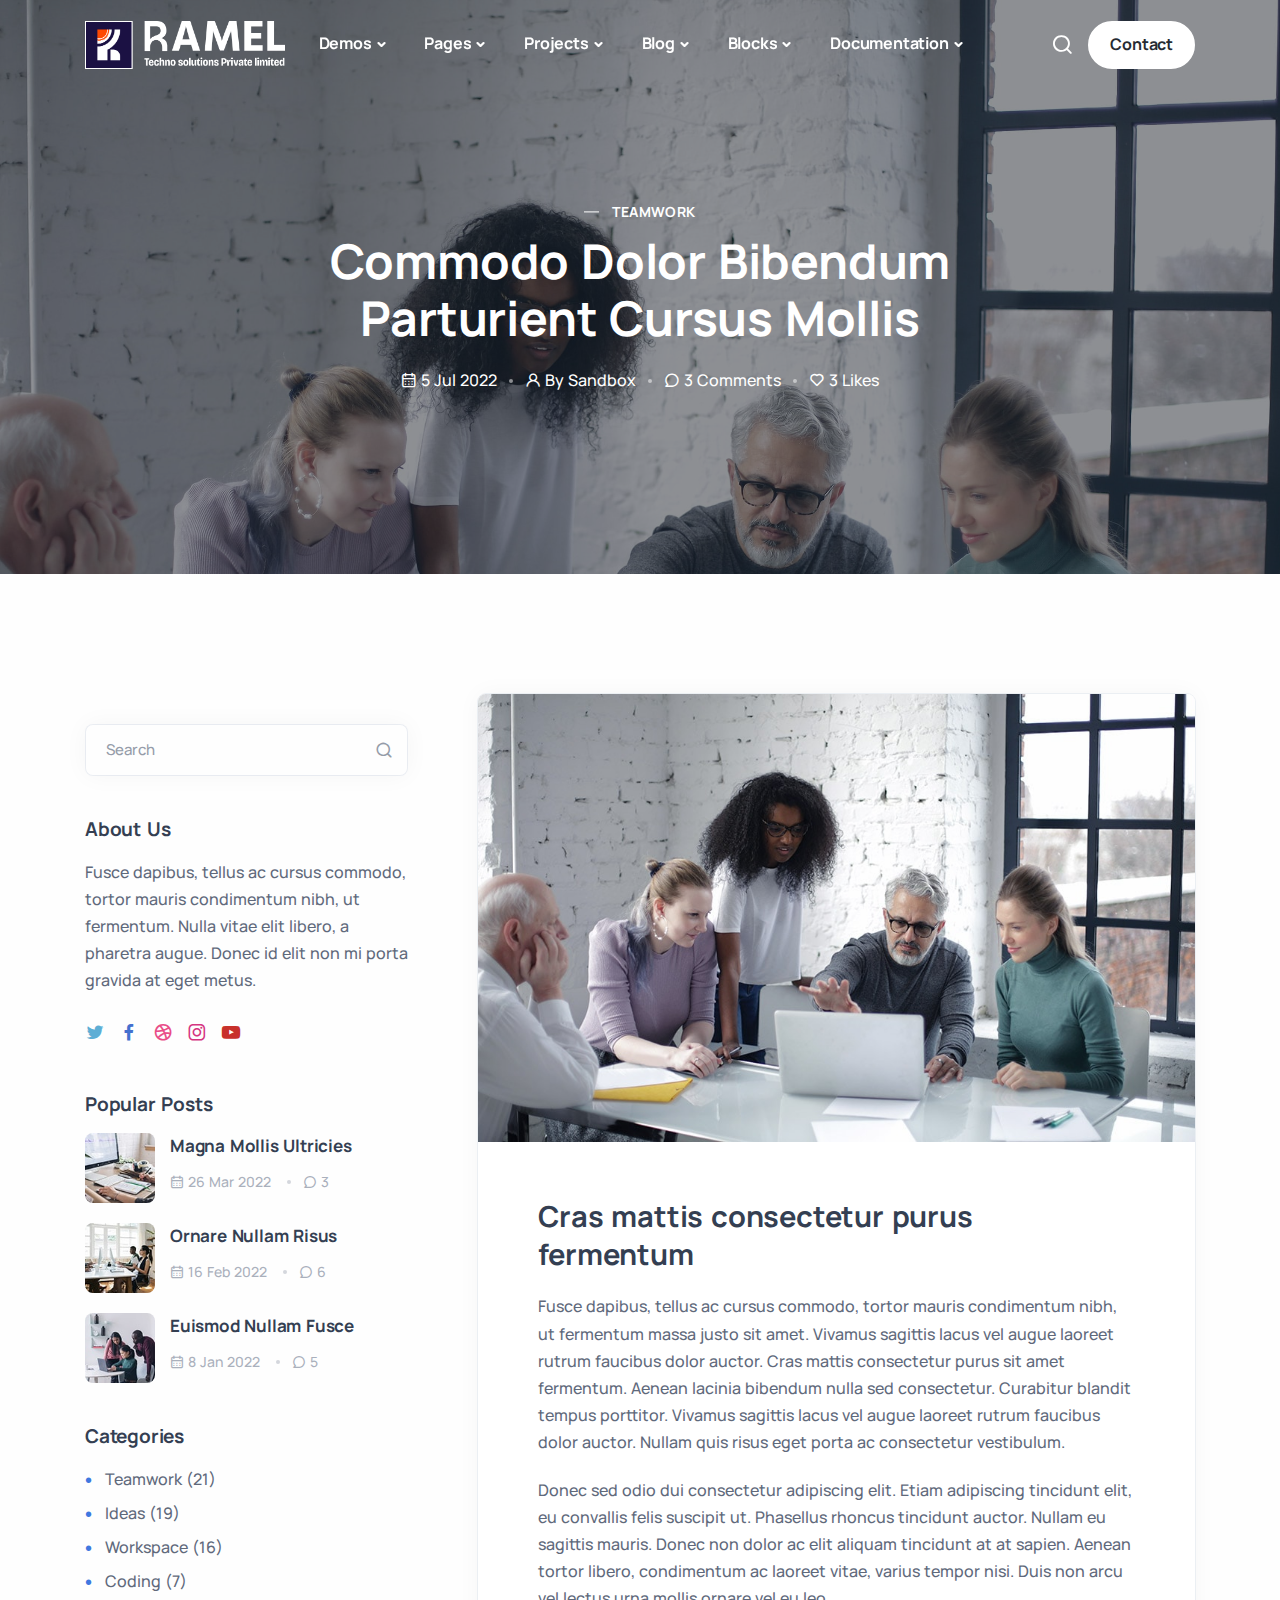
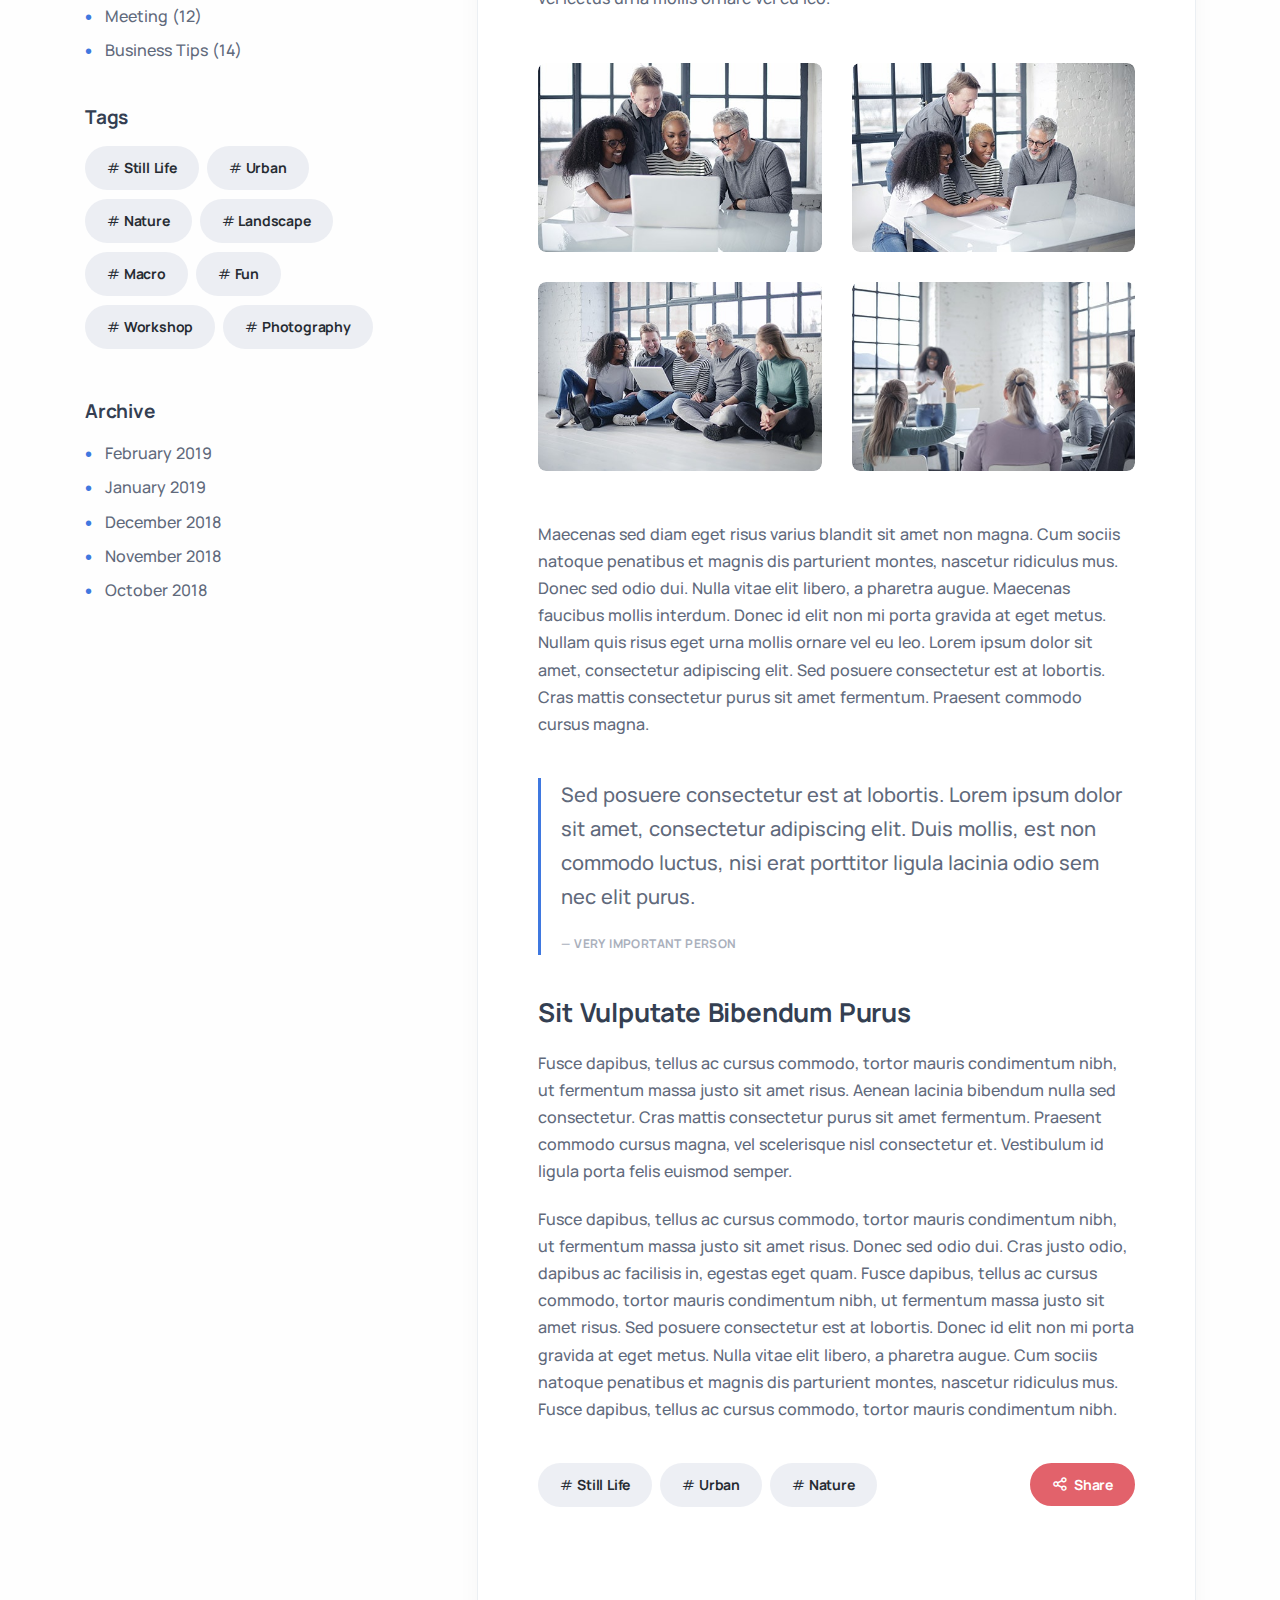
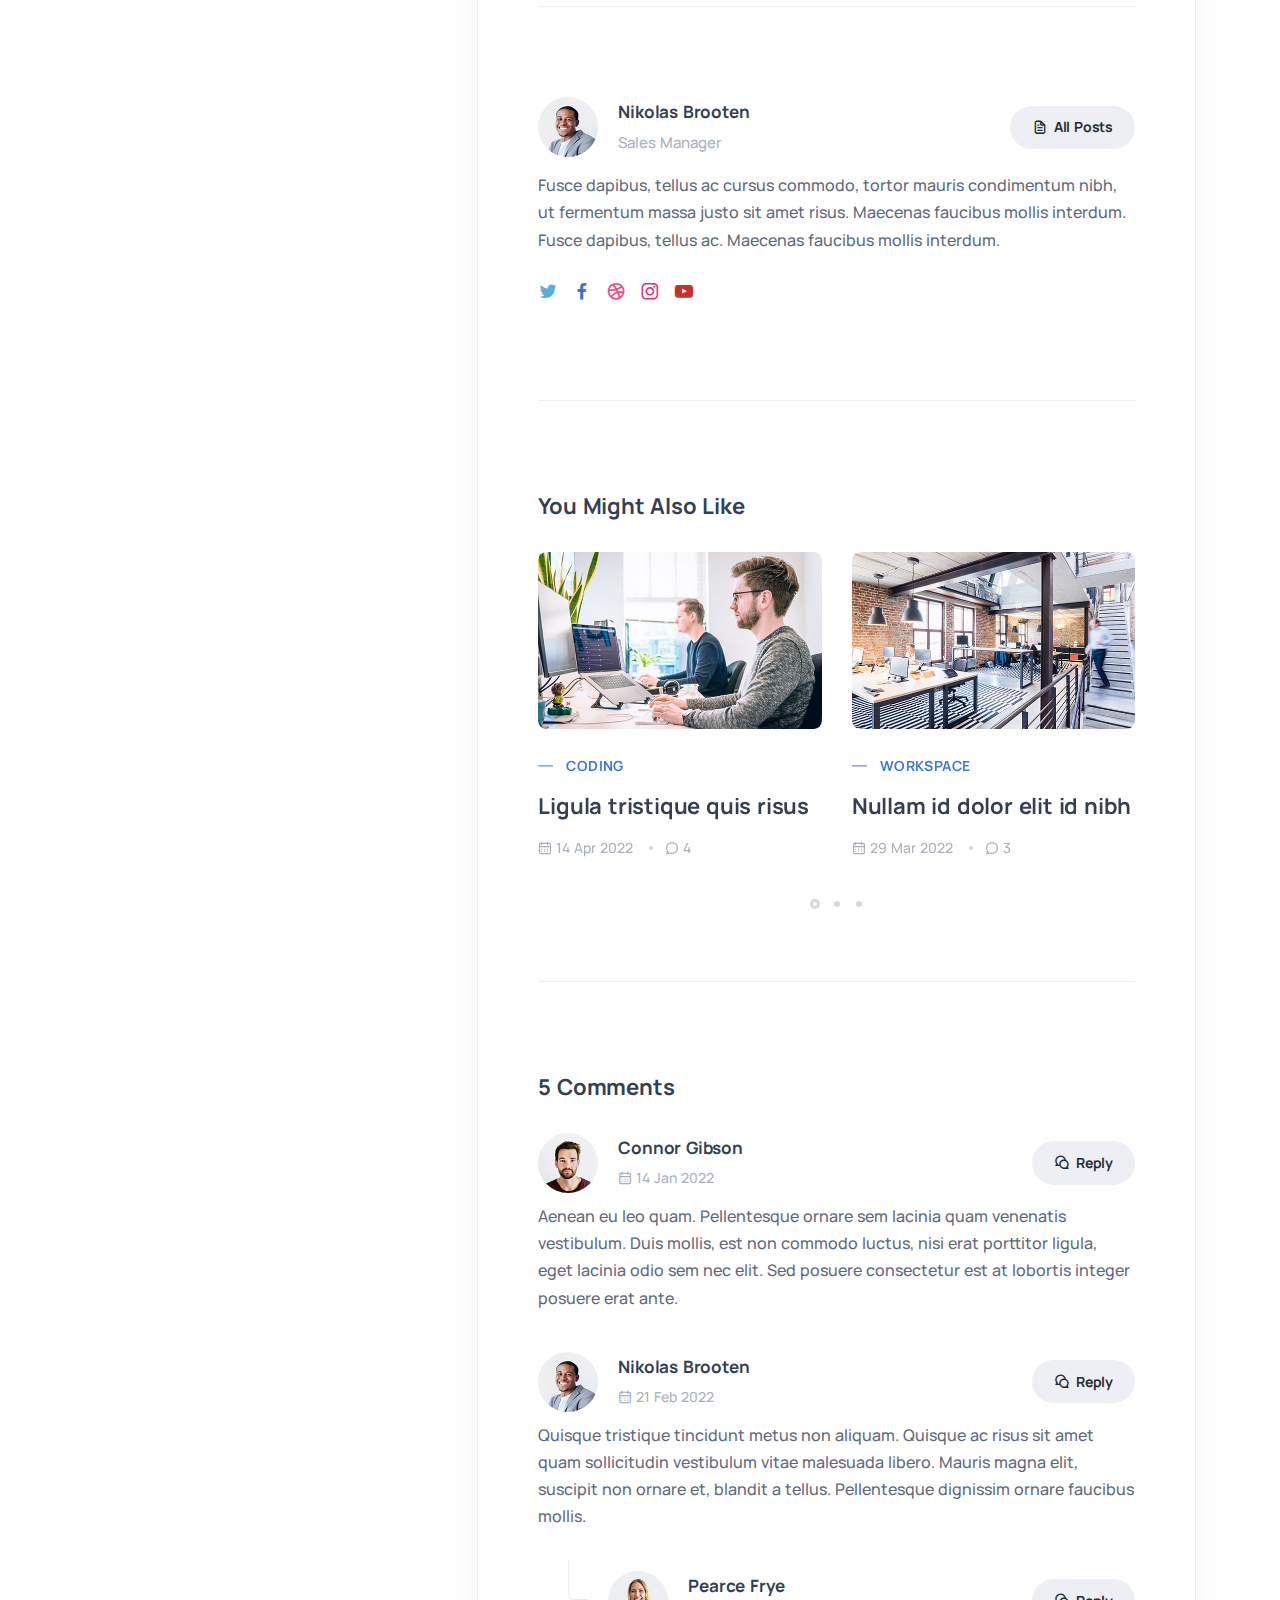
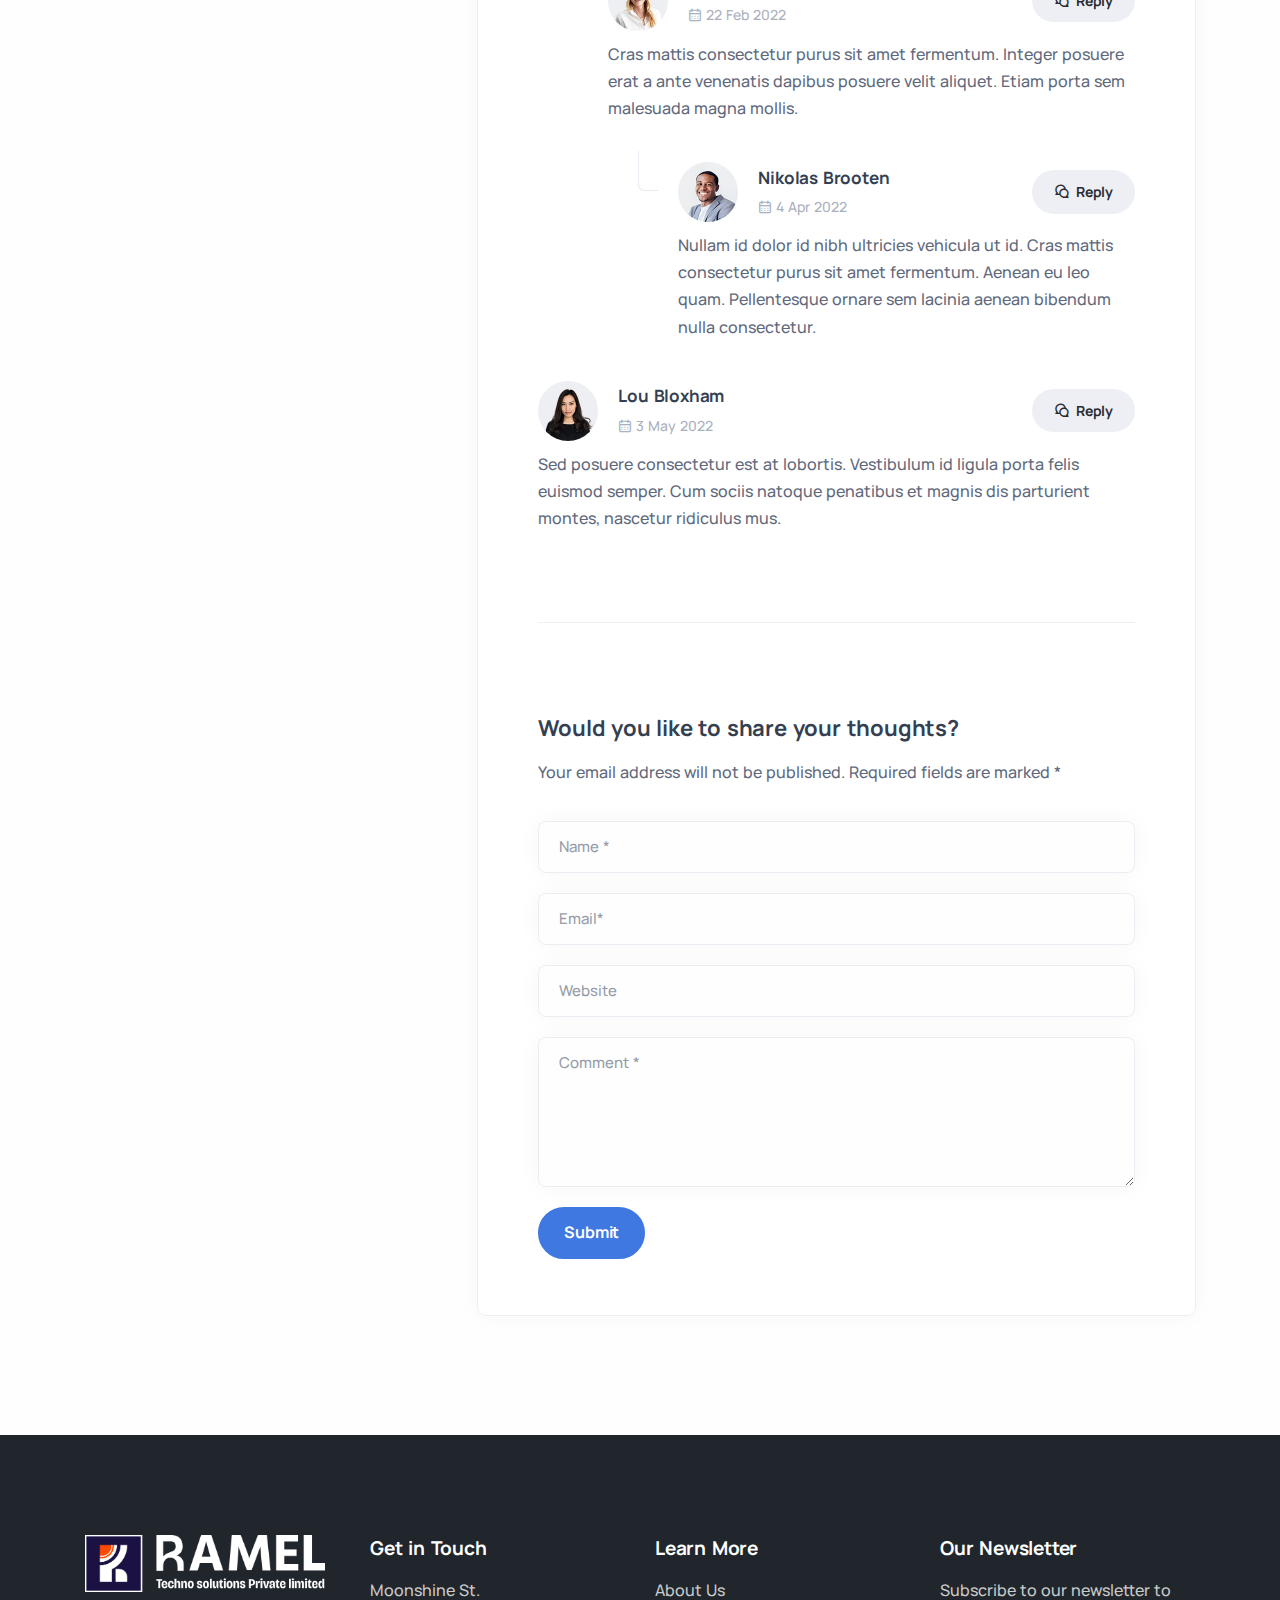
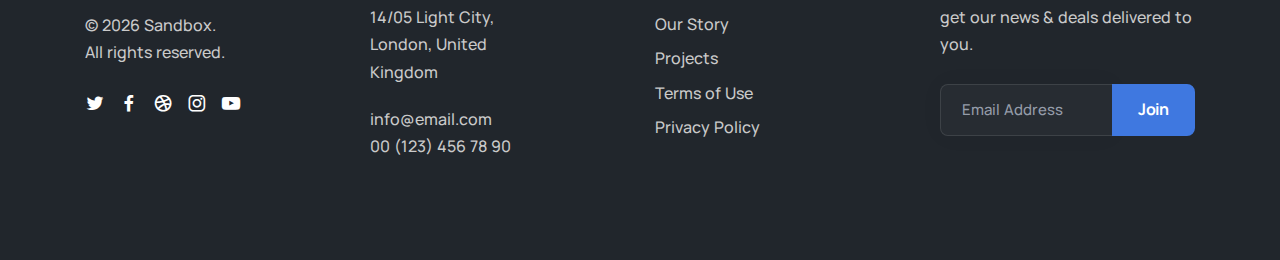
<file: blog-post3.html>
<!DOCTYPE html>
<html lang="en">

<head>
  <meta charset="utf-8">
  <meta name="viewport" content="width=device-width, initial-scale=1.0">
  <meta name="description" content="An impressive and flawless site template that includes various UI elements and countless features, attractive ready-made blocks and rich pages, basically everything you need to create a unique and professional website.">
  <meta name="keywords" content="bootstrap 5, business, corporate, creative, gulp, marketing, minimal, modern, multipurpose, one page, responsive, saas, sass, seo, startup, html5 template, site template">
  <meta name="author" content="elemis">
  <title>Sandbox - Modern & Multipurpose Bootstrap 5 Template</title>
  <link rel="shortcut icon" href="./assets/img/favicon.png">
  <link rel="stylesheet" href="./assets/css/plugins.css">
  <link rel="stylesheet" href="./assets/css/style.css">
</head>

<body>
  <div class="content-wrapper">
    <header class="wrapper bg-soft-primary">
      <nav class="navbar navbar-expand-lg center-nav transparent position-absolute navbar-dark">
        <div class="container flex-lg-row flex-nowrap align-items-center">
          <div class="navbar-brand w-100">
            <a href="./index.html">
              <img class="logo-dark" src="./assets/img/logo.png" srcset="./assets/img/logo@2x.png 2x" alt="" />
              <img class="logo-light" src="./assets/img/logo-light.png" srcset="./assets/img/logo-light@2x.png 2x" alt="" />
            </a>
          </div>
          <div class="navbar-collapse offcanvas offcanvas-nav offcanvas-start">
            <div class="offcanvas-header d-lg-none">
              <h3 class="text-white fs-30 mb-0">Sandbox</h3>
              <button type="button" class="btn-close btn-close-white" data-bs-dismiss="offcanvas" aria-label="Close"></button>
            </div>
            <div class="offcanvas-body ms-lg-auto d-flex flex-column h-100">
              <ul class="navbar-nav">
                <li class="nav-item dropdown dropdown-mega">
                  <a class="nav-link dropdown-toggle" href="#" data-bs-toggle="dropdown">Demos</a>
                  <ul class="dropdown-menu mega-menu mega-menu-dark mega-menu-img">
                    <li class="mega-menu-content mega-menu-scroll">
                      <ul class="row row-cols-1 row-cols-lg-6 gx-0 gx-lg-4 gy-lg-2 list-unstyled">
                        <li class="col">
                          <a class="dropdown-item" href="./demo1.html">
                            <figure class="rounded lift d-none d-lg-block"><img src="./assets/img/demos/mi1.jpg" srcset="./assets/img/demos/mi1@2x.jpg 2x" alt=""></figure>
                            <span class="d-lg-none">Demo 1</span>
                          </a>
                        </li>
                        <li class="col">
                          <a class="dropdown-item" href="./demo2.html">
                            <figure class="rounded lift d-none d-lg-block"><img src="./assets/img/demos/mi2.jpg" srcset="./assets/img/demos/mi2@2x.jpg 2x" alt=""></figure>
                            <span class="d-lg-none">Demo 2</span>
                          </a>
                        </li>
                        <li class="col">
                          <a class="dropdown-item" href="./demo3.html">
                            <figure class="rounded lift d-none d-lg-block"><img src="./assets/img/demos/mi3.jpg" srcset="./assets/img/demos/mi3@2x.jpg 2x" alt=""></figure>
                            <span class="d-lg-none">Demo 3</span>
                          </a>
                        </li>
                        <li class="col">
                          <a class="dropdown-item" href="./demo4.html">
                            <figure class="rounded lift d-none d-lg-block"><img src="./assets/img/demos/mi4.jpg" srcset="./assets/img/demos/mi4@2x.jpg 2x" alt=""></figure>
                            <span class="d-lg-none">Demo 4</span>
                          </a>
                        </li>
                        <li class="col">
                          <a class="dropdown-item" href="./demo5.html">
                            <figure class="rounded lift d-none d-lg-block"><img src="./assets/img/demos/mi5.jpg" srcset="./assets/img/demos/mi5@2x.jpg 2x" alt=""></figure>
                            <span class="d-lg-none">Demo 5</span>
                          </a>
                        </li>
                        <li class="col">
                          <a class="dropdown-item" href="./demo6.html">
                            <figure class="rounded lift d-none d-lg-block"><img src="./assets/img/demos/mi6.jpg" srcset="./assets/img/demos/mi6@2x.jpg 2x" alt=""></figure>
                            <span class="d-lg-none">Demo 6</span>
                          </a>
                        </li>
                        <li class="col">
                          <a class="dropdown-item" href="./demo7.html">
                            <figure class="rounded lift d-none d-lg-block"><img src="./assets/img/demos/mi7.jpg" srcset="./assets/img/demos/mi7@2x.jpg 2x" alt=""></figure>
                            <span class="d-lg-none">Demo 7</span>
                          </a>
                        </li>
                        <li class="col">
                          <a class="dropdown-item" href="./demo8.html">
                            <figure class="rounded lift d-none d-lg-block"><img src="./assets/img/demos/mi8.jpg" srcset="./assets/img/demos/mi8@2x.jpg 2x" alt=""></figure>
                            <span class="d-lg-none">Demo 8</span>
                          </a>
                        </li>
                        <li class="col">
                          <a class="dropdown-item" href="./demo9.html">
                            <figure class="rounded lift d-none d-lg-block"><img src="./assets/img/demos/mi9.jpg" srcset="./assets/img/demos/mi9@2x.jpg 2x" alt=""></figure>
                            <span class="d-lg-none">Demo 9</span>
                          </a>
                        </li>
                        <li class="col">
                          <a class="dropdown-item" href="./demo10.html">
                            <figure class="rounded lift d-none d-lg-block"><img src="./assets/img/demos/mi10.jpg" srcset="./assets/img/demos/mi10@2x.jpg 2x" alt=""></figure>
                            <span class="d-lg-none">Demo 10</span>
                          </a>
                        </li>
                        <li class="col">
                          <a class="dropdown-item" href="./demo11.html">
                            <figure class="rounded lift d-none d-lg-block"><img src="./assets/img/demos/mi11.jpg" srcset="./assets/img/demos/mi11@2x.jpg 2x" alt=""></figure>
                            <span class="d-lg-none">Demo 11</span>
                          </a>
                        </li>
                        <li class="col">
                          <a class="dropdown-item" href="./demo12.html">
                            <figure class="rounded lift d-none d-lg-block"><img src="./assets/img/demos/mi12.jpg" srcset="./assets/img/demos/mi12@2x.jpg 2x" alt=""></figure>
                            <span class="d-lg-none">Demo 12</span>
                          </a>
                        </li>
                        <li class="col">
                          <a class="dropdown-item" href="./demo13.html">
                            <figure class="rounded lift d-none d-lg-block"><img src="./assets/img/demos/mi13.jpg" srcset="./assets/img/demos/mi13@2x.jpg 2x" alt=""></figure>
                            <span class="d-lg-none">Demo 13</span>
                          </a>
                        </li>
                        <li class="col">
                          <a class="dropdown-item" href="./demo14.html">
                            <figure class="rounded lift d-none d-lg-block"><img src="./assets/img/demos/mi14.jpg" srcset="./assets/img/demos/mi14@2x.jpg 2x" alt=""></figure>
                            <span class="d-lg-none">Demo 14</span>
                          </a>
                        </li>
                        <li class="col">
                          <a class="dropdown-item" href="./demo15.html">
                            <figure class="rounded lift d-none d-lg-block"><img src="./assets/img/demos/mi15.jpg" srcset="./assets/img/demos/mi15@2x.jpg 2x" alt=""></figure>
                            <span class="d-lg-none">Demo 15</span>
                          </a>
                        </li>
                        <li class="col">
                          <a class="dropdown-item" href="./demo16.html">
                            <figure class="rounded lift d-none d-lg-block"><img src="./assets/img/demos/mi16.jpg" srcset="./assets/img/demos/mi16@2x.jpg 2x" alt=""></figure>
                            <span class="d-lg-none">Demo 16</span>
                          </a>
                        </li>
                        <li class="col">
                          <a class="dropdown-item" href="./demo17.html">
                            <figure class="rounded lift d-none d-lg-block"><img src="./assets/img/demos/mi17.jpg" srcset="./assets/img/demos/mi17@2x.jpg 2x" alt=""></figure>
                            <span class="d-lg-none">Demo 17</span>
                          </a>
                        </li>
                        <li class="col">
                          <a class="dropdown-item" href="./demo18.html">
                            <figure class="rounded lift d-none d-lg-block"><img src="./assets/img/demos/mi18.jpg" srcset="./assets/img/demos/mi18@2x.jpg 2x" alt=""></figure>
                            <span class="d-lg-none">Demo 18</span>
                          </a>
                        </li>
                        <li class="col">
                          <a class="dropdown-item" href="./demo19.html">
                            <figure class="rounded lift d-none d-lg-block"><img src="./assets/img/demos/mi19.jpg" srcset="./assets/img/demos/mi19@2x.jpg 2x" alt=""></figure>
                            <span class="d-lg-none">Demo 19</span>
                          </a>
                        </li>
                        <li class="col">
                          <a class="dropdown-item" href="./demo20.html">
                            <figure class="rounded lift d-none d-lg-block"><img src="./assets/img/demos/mi20.jpg" srcset="./assets/img/demos/mi20@2x.jpg 2x" alt=""></figure>
                            <span class="d-lg-none">Demo 20</span>
                          </a>
                        </li>
                        <li class="col">
                          <a class="dropdown-item" href="./demo21.html">
                            <figure class="rounded lift d-none d-lg-block"><img src="./assets/img/demos/mi21.jpg" srcset="./assets/img/demos/mi21@2x.jpg 2x" alt=""></figure>
                            <span class="d-lg-none">Demo 21</span>
                          </a>
                        </li>
                        <li class="col">
                          <a class="dropdown-item" href="./demo22.html">
                            <figure class="rounded lift d-none d-lg-block"><img src="./assets/img/demos/mi22.jpg" srcset="./assets/img/demos/mi22@2x.jpg 2x" alt=""></figure>
                            <span class="d-lg-none">Demo 22</span>
                          </a>
                        </li>
                        <li class="col">
                          <a class="dropdown-item" href="./demo23.html">
                            <figure class="rounded lift d-none d-lg-block"><img src="./assets/img/demos/mi23.jpg" srcset="./assets/img/demos/mi23@2x.jpg 2x" alt=""></figure>
                            <span class="d-lg-none">Demo 23</span>
                          </a>
                        </li>
                        <li class="col">
                          <a class="dropdown-item" href="./demo24.html">
                            <figure class="rounded lift d-none d-lg-block"><img src="./assets/img/demos/mi24.jpg" srcset="./assets/img/demos/mi24@2x.jpg 2x" alt=""></figure>
                            <span class="d-lg-none">Demo 24</span>
                          </a>
                        </li>
                        <li class="col">
                          <a class="dropdown-item" href="./demo25.html">
                            <figure class="rounded lift d-none d-lg-block"><img src="./assets/img/demos/mi25.jpg" srcset="./assets/img/demos/mi25@2x.jpg 2x" alt=""></figure>
                            <span class="d-lg-none">Demo 25</span>
                          </a>
                        </li>
                        <li class="col">
                          <a class="dropdown-item" href="./demo26.html">
                            <figure class="rounded lift d-none d-lg-block"><img src="./assets/img/demos/mi26.jpg" srcset="./assets/img/demos/mi26@2x.jpg 2x" alt=""></figure>
                            <span class="d-lg-none">Demo 26</span>
                          </a>
                        </li>
                        <li class="col">
                          <a class="dropdown-item" href="./demo27.html">
                            <figure class="rounded lift d-none d-lg-block"><img src="./assets/img/demos/mi27.jpg" srcset="./assets/img/demos/mi27@2x.jpg 2x" alt=""></figure>
                            <span class="d-lg-none">Demo 27</span>
                          </a>
                        </li>
                        <li class="col">
                          <a class="dropdown-item" href="./demo28.html">
                            <figure class="rounded lift d-none d-lg-block"><img src="./assets/img/demos/mi28.jpg" srcset="./assets/img/demos/mi28@2x.jpg 2x" alt=""></figure>
                            <span class="d-lg-none">Demo 28</span>
                          </a>
                        </li>
                        <li class="col">
                          <a class="dropdown-item" href="./demo29.html">
                            <figure class="rounded lift d-none d-lg-block"><img src="./assets/img/demos/mi29.jpg" srcset="./assets/img/demos/mi29@2x.jpg 2x" alt=""></figure>
                            <span class="d-lg-none">Demo 29</span>
                          </a>
                        </li>
                        <li class="col">
                          <a class="dropdown-item" href="./demo30.html">
                            <figure class="rounded lift d-none d-lg-block"><img src="./assets/img/demos/mi30.jpg" srcset="./assets/img/demos/mi30@2x.jpg 2x" alt=""></figure>
                            <span class="d-lg-none">Demo 30</span>
                          </a>
                        </li>
                        <li class="col">
                          <a class="dropdown-item" href="./demo31.html">
                            <figure class="rounded lift d-none d-lg-block"><img src="./assets/img/demos/mi31.jpg" srcset="./assets/img/demos/mi31@2x.jpg 2x" alt=""></figure>
                            <span class="d-lg-none">Demo 31</span>
                          </a>
                        </li>
                        <li class="col">
                          <a class="dropdown-item" href="./demo32.html">
                            <figure class="rounded lift d-none d-lg-block"><img src="./assets/img/demos/mi32.jpg" srcset="./assets/img/demos/mi32@2x.jpg 2x" alt=""></figure>
                            <span class="d-lg-none">Demo 32</span>
                          </a>
                        </li>
                        <li class="col">
                          <a class="dropdown-item" href="./demo33.html">
                            <figure class="rounded lift d-none d-lg-block"><img src="./assets/img/demos/mi33.jpg" srcset="./assets/img/demos/mi33@2x.jpg 2x" alt=""></figure>
                            <span class="d-lg-none">Demo 33</span>
                          </a>
                        </li>
                        <li class="col">
                          <a class="dropdown-item" href="./demo34.html">
                            <figure class="rounded lift d-none d-lg-block"><img src="./assets/img/demos/mi34.jpg" srcset="./assets/img/demos/mi34@2x.jpg 2x" alt=""></figure>
                            <span class="d-lg-none">Demo 34</span>
                          </a>
                        </li>
                        <li class="col">
                          <a class="dropdown-item" href="./demo35.html">
                            <figure class="rounded lift d-none d-lg-block"><img src="./assets/img/demos/mi35.jpg" srcset="./assets/img/demos/mi35@2x.jpg 2x" alt=""></figure>
                            <span class="d-lg-none">Demo 35</span>
                          </a>
                        </li>
                        <li class="col">
                          <a class="dropdown-item" href="./demo36.html">
                            <figure class="rounded lift d-none d-lg-block"><img src="./assets/img/demos/mi36.jpg" srcset="./assets/img/demos/mi36@2x.jpg 2x" alt=""></figure>
                            <span class="d-lg-none">Demo 36</span>
                          </a>
                        </li>
                      </ul>
                      <!--/.row -->
                      <span class="d-none d-lg-flex"><i class="uil uil-direction"></i><strong>Scroll to view more</strong></span>
                    </li>
                    <!--/.mega-menu-content-->
                  </ul>
                  <!--/.dropdown-menu -->
                </li>
                <li class="nav-item dropdown">
                  <a class="nav-link dropdown-toggle" href="#" data-bs-toggle="dropdown">Pages</a>
                  <ul class="dropdown-menu">
                    <li class="dropdown dropdown-submenu dropend"><a class="dropdown-item dropdown-toggle" href="#" data-bs-toggle="dropdown">Services</a>
                      <ul class="dropdown-menu">
                        <li class="nav-item"><a class="dropdown-item" href="./services.html">Services I</a></li>
                        <li class="nav-item"><a class="dropdown-item" href="./services2.html">Services II</a></li>
                      </ul>
                    </li>
                    <li class="dropdown dropdown-submenu dropend"><a class="dropdown-item dropdown-toggle" href="#" data-bs-toggle="dropdown">About</a>
                      <ul class="dropdown-menu">
                        <li class="nav-item"><a class="dropdown-item" href="./about.html">About I</a></li>
                        <li class="nav-item"><a class="dropdown-item" href="./about2.html">About II</a></li>
                      </ul>
                    </li>
                    <li class="dropdown dropdown-submenu dropend"><a class="dropdown-item dropdown-toggle" href="#" data-bs-toggle="dropdown">Shop</a>
                      <ul class="dropdown-menu">
                        <li class="nav-item"><a class="dropdown-item" href="./shop.html">Shop I</a></li>
                        <li class="nav-item"><a class="dropdown-item" href="./shop2.html">Shop II</a></li>
                        <li class="nav-item"><a class="dropdown-item" href="./shop-product.html">Product Page</a></li>
                        <li class="nav-item"><a class="dropdown-item" href="./shop-cart.html">Shopping Cart</a></li>
                        <li class="nav-item"><a class="dropdown-item" href="./shop-checkout.html">Checkout</a></li>
                      </ul>
                    </li>
                    <li class="dropdown dropdown-submenu dropend"><a class="dropdown-item dropdown-toggle" href="#" data-bs-toggle="dropdown">Contact</a>
                      <ul class="dropdown-menu">
                        <li class="nav-item"><a class="dropdown-item" href="./contact.html">Contact I</a></li>
                        <li class="nav-item"><a class="dropdown-item" href="./contact2.html">Contact II</a></li>
                        <li class="nav-item"><a class="dropdown-item" href="./contact3.html">Contact III</a></li>
                      </ul>
                    </li>
                    <li class="dropdown dropdown-submenu dropend"><a class="dropdown-item dropdown-toggle" href="#" data-bs-toggle="dropdown">Career</a>
                      <ul class="dropdown-menu">
                        <li class="nav-item"><a class="dropdown-item" href="./career.html">Job Listing I</a></li>
                        <li class="nav-item"><a class="dropdown-item" href="./career2.html">Job Listing II</a></li>
                        <li class="nav-item"><a class="dropdown-item" href="./career-job.html">Job Description</a></li>
                      </ul>
                    </li>
                    <li class="dropdown dropdown-submenu dropend"><a class="dropdown-item dropdown-toggle" href="#" data-bs-toggle="dropdown">Utility</a>
                      <ul class="dropdown-menu">
                        <li class="nav-item"><a class="dropdown-item" href="./404.html">404 Not Found</a></li>
                        <li class="nav-item"><a class="dropdown-item" href="./page-loader.html">Page Loader</a></li>
                        <li class="nav-item"><a class="dropdown-item" href="./signin.html">Sign In I</a></li>
                        <li class="nav-item"><a class="dropdown-item" href="./signin2.html">Sign In II</a></li>
                        <li class="nav-item"><a class="dropdown-item" href="./signup.html">Sign Up I</a></li>
                        <li class="nav-item"><a class="dropdown-item" href="./signup2.html">Sign Up II</a></li>
                        <li class="nav-item"><a class="dropdown-item" href="./terms.html">Terms</a></li>
                      </ul>
                    </li>
                    <li class="nav-item"><a class="dropdown-item" href="./pricing.html">Pricing</a></li>
                    <li class="nav-item"><a class="dropdown-item" href="./onepage.html">One Page</a></li>
                  </ul>
                </li>
                <li class="nav-item dropdown">
                  <a class="nav-link dropdown-toggle" href="#" data-bs-toggle="dropdown">Projects</a>
                  <div class="dropdown-menu dropdown-lg">
                    <div class="dropdown-lg-content">
                      <div>
                        <h6 class="dropdown-header">Project Pages</h6>
                        <ul class="list-unstyled">
                          <li><a class="dropdown-item" href="./projects.html">Projects I</a></li>
                          <li><a class="dropdown-item" href="./projects2.html">Projects II</a></li>
                          <li><a class="dropdown-item" href="./projects3.html">Projects III</a></li>
                          <li><a class="dropdown-item" href="./projects4.html">Projects IV</a></li>
                        </ul>
                      </div>
                      <!-- /.column -->
                      <div>
                        <h6 class="dropdown-header">Single Projects</h6>
                        <ul class="list-unstyled">
                          <li><a class="dropdown-item" href="./single-project.html">Single Project I</a></li>
                          <li><a class="dropdown-item" href="./single-project2.html">Single Project II</a></li>
                          <li><a class="dropdown-item" href="./single-project3.html">Single Project III</a></li>
                          <li><a class="dropdown-item" href="./single-project4.html">Single Project IV</a></li>
                        </ul>
                      </div>
                      <!-- /.column -->
                    </div>
                    <!-- /auto-column -->
                  </div>
                </li>
                <li class="nav-item dropdown">
                  <a class="nav-link dropdown-toggle" href="#" data-bs-toggle="dropdown">Blog</a>
                  <ul class="dropdown-menu">
                    <li class="nav-item"><a class="dropdown-item" href="./blog.html">Blog without Sidebar</a></li>
                    <li class="nav-item"><a class="dropdown-item" href="./blog2.html">Blog with Sidebar</a></li>
                    <li class="nav-item"><a class="dropdown-item" href="./blog3.html">Blog with Left Sidebar</a></li>
                    <li class="dropdown dropdown-submenu dropend"><a class="dropdown-item dropdown-toggle" href="#" data-bs-toggle="dropdown">Blog Posts</a>
                      <ul class="dropdown-menu">
                        <li class="nav-item"><a class="dropdown-item" href="./blog-post.html">Post without Sidebar</a></li>
                        <li class="nav-item"><a class="dropdown-item" href="./blog-post2.html">Post with Sidebar</a></li>
                        <li class="nav-item"><a class="dropdown-item" href="./blog-post3.html">Post with Left Sidebar</a></li>
                      </ul>
                    </li>
                  </ul>
                </li>
                <li class="nav-item dropdown dropdown-mega">
                  <a class="nav-link dropdown-toggle" href="#" data-bs-toggle="dropdown">Blocks</a>
                  <ul class="dropdown-menu mega-menu mega-menu-dark mega-menu-img">
                    <li class="mega-menu-content">
                      <ul class="row row-cols-1 row-cols-lg-6 gx-0 gx-lg-6 gy-lg-4 list-unstyled">
                        <li class="col"><a class="dropdown-item" href="./docs/blocks/about.html">
                            <div class="rounded img-svg d-none d-lg-block p-4 mb-lg-2"><img class="rounded-0" src="./assets/img/demos/block1.svg" alt=""></div>
                            <span>About</span>
                          </a>
                        </li>
                        <li class="col"><a class="dropdown-item" href="./docs/blocks/blog.html">
                            <div class="rounded img-svg d-none d-lg-block p-4 mb-lg-2"><img class="rounded-0" src="./assets/img/demos/block2.svg" alt=""></div>
                            <span>Blog</span>
                          </a>
                        </li>
                        <li class="col"><a class="dropdown-item" href="./docs/blocks/call-to-action.html">
                            <div class="rounded img-svg d-none d-lg-block p-4 mb-lg-2"><img class="rounded-0" src="./assets/img/demos/block3.svg" alt=""></div>
                            <span>Call to Action</span>
                          </a>
                        </li>
                        <li class="col"><a class="dropdown-item" href="./docs/blocks/clients.html">
                            <div class="rounded img-svg d-none d-lg-block p-4 mb-lg-2"><img class="rounded-0" src="./assets/img/demos/block4.svg" alt=""></div>
                            <span>Clients</span>
                          </a>
                        </li>
                        <li class="col"><a class="dropdown-item" href="./docs/blocks/contact.html">
                            <div class="rounded img-svg d-none d-lg-block p-4 mb-lg-2"><img class="rounded-0" src="./assets/img/demos/block5.svg" alt=""></div>
                            <span>Contact</span>
                          </a>
                        </li>
                        <li class="col"><a class="dropdown-item" href="./docs/blocks/facts.html">
                            <div class="rounded img-svg d-none d-lg-block p-4 mb-lg-2"><img class="rounded-0" src="./assets/img/demos/block6.svg" alt=""></div>
                            <span>Facts</span>
                          </a>
                        </li>
                        <li class="col"><a class="dropdown-item" href="./docs/blocks/faq.html">
                            <div class="rounded img-svg d-none d-lg-block p-4 mb-lg-2"><img class="rounded-0" src="./assets/img/demos/block7.svg" alt=""></div>
                            <span>FAQ</span>
                          </a>
                        </li>
                        <li class="col"><a class="dropdown-item" href="./docs/blocks/features.html">
                            <div class="rounded img-svg d-none d-lg-block p-4 mb-lg-2"><img class="rounded-0" src="./assets/img/demos/block8.svg" alt=""></div>
                            <span>Features</span>
                          </a>
                        </li>
                        <li class="col"><a class="dropdown-item" href="./docs/blocks/footer.html">
                            <div class="rounded img-svg d-none d-lg-block p-4 mb-lg-2"><img class="rounded-0" src="./assets/img/demos/block9.svg" alt=""></div>
                            <span>Footer</span>
                          </a>
                        </li>
                        <li class="col"><a class="dropdown-item" href="./docs/blocks/hero.html">
                            <div class="rounded img-svg d-none d-lg-block p-4 mb-lg-2"><img class="rounded-0" src="./assets/img/demos/block10.svg" alt=""></div>
                            <span>Hero</span>
                          </a>
                        </li>
                        <li class="col"><a class="dropdown-item" href="./docs/blocks/misc.html">
                            <div class="rounded img-svg d-none d-lg-block p-4 mb-lg-2"><img class="rounded-0" src="./assets/img/demos/block17.svg" alt=""></div>
                            <span>Misc</span>
                          </a>
                        </li>
                        <li class="col"><a class="dropdown-item" href="./docs/blocks/navbar.html">
                            <div class="rounded img-svg d-none d-lg-block p-4 mb-lg-2"><img class="rounded-0" src="./assets/img/demos/block11.svg" alt=""></div>
                            <span>Navbar</span>
                          </a>
                        </li>
                        <li class="col"><a class="dropdown-item" href="./docs/blocks/portfolio.html">
                            <div class="rounded img-svg d-none d-lg-block p-4 mb-lg-2"><img class="rounded-0" src="./assets/img/demos/block12.svg" alt=""></div>
                            <span>Portfolio</span>
                          </a>
                        </li>
                        <li class="col"><a class="dropdown-item" href="./docs/blocks/pricing.html">
                            <div class="rounded img-svg d-none d-lg-block p-4 mb-lg-2"><img class="rounded-0" src="./assets/img/demos/block13.svg" alt=""></div>
                            <span>Pricing</span>
                          </a>
                        </li>
                        <li class="col"><a class="dropdown-item" href="./docs/blocks/process.html">
                            <div class="rounded img-svg d-none d-lg-block p-4 mb-lg-2"><img class="rounded-0" src="./assets/img/demos/block14.svg" alt=""></div>
                            <span>Process</span>
                          </a>
                        </li>
                        <li class="col"><a class="dropdown-item" href="./docs/blocks/team.html">
                            <div class="rounded img-svg d-none d-lg-block p-4 mb-lg-2"><img class="rounded-0" src="./assets/img/demos/block15.svg" alt=""></div>
                            <span>Team</span>
                          </a>
                        </li>
                        <li class="col"><a class="dropdown-item" href="./docs/blocks/testimonials.html">
                            <div class="rounded img-svg d-none d-lg-block p-4 mb-lg-2"><img class="rounded-0" src="./assets/img/demos/block16.svg" alt=""></div>
                            <span>Testimonials</span>
                          </a>
                        </li>
                      </ul>
                      <!--/.row -->
                    </li>
                    <!--/.mega-menu-content-->
                  </ul>
                  <!--/.dropdown-menu -->
                </li>
                <li class="nav-item dropdown dropdown-mega">
                  <a class="nav-link dropdown-toggle" href="#" data-bs-toggle="dropdown">Documentation</a>
                  <ul class="dropdown-menu mega-menu">
                    <li class="mega-menu-content">
                      <div class="row gx-0 gx-lg-3">
                        <div class="col-lg-4">
                          <h6 class="dropdown-header">Usage</h6>
                          <ul class="list-unstyled cc-2 pb-lg-1">
                            <li><a class="dropdown-item" href="./docs/index.html">Get Started</a></li>
                            <li><a class="dropdown-item" href="./docs/forms.html">Forms</a></li>
                            <li><a class="dropdown-item" href="./docs/faq.html">FAQ</a></li>
                            <li><a class="dropdown-item" href="./docs/changelog.html">Changelog</a></li>
                            <li><a class="dropdown-item" href="./docs/credits.html">Credits</a></li>
                          </ul>
                          <h6 class="dropdown-header mt-lg-6">Styleguide</h6>
                          <ul class="list-unstyled cc-2">
                            <li><a class="dropdown-item" href="./docs/styleguide/colors.html">Colors</a></li>
                            <li><a class="dropdown-item" href="./docs/styleguide/fonts.html">Fonts</a></li>
                            <li><a class="dropdown-item" href="./docs/styleguide/icons-svg.html">SVG Icons</a></li>
                            <li><a class="dropdown-item" href="./docs/styleguide/icons-font.html">Font Icons</a></li>
                            <li><a class="dropdown-item" href="./docs/styleguide/illustrations.html">Illustrations</a></li>
                            <li><a class="dropdown-item" href="./docs/styleguide/backgrounds.html">Backgrounds</a></li>
                            <li><a class="dropdown-item" href="./docs/styleguide/misc.html">Misc</a></li>
                          </ul>
                        </div>
                        <!--/column -->
                        <div class="col-lg-8">
                          <h6 class="dropdown-header">Elements</h6>
                          <ul class="list-unstyled cc-3">
                            <li><a class="dropdown-item" href="./docs/elements/accordion.html">Accordion</a></li>
                            <li><a class="dropdown-item" href="./docs/elements/alerts.html">Alerts</a></li>
                            <li><a class="dropdown-item" href="./docs/elements/animations.html">Animations</a></li>
                            <li><a class="dropdown-item" href="./docs/elements/avatars.html">Avatars</a></li>
                            <li><a class="dropdown-item" href="./docs/elements/background.html">Background</a></li>
                            <li><a class="dropdown-item" href="./docs/elements/badges.html">Badges</a></li>
                            <li><a class="dropdown-item" href="./docs/elements/buttons.html">Buttons</a></li>
                            <li><a class="dropdown-item" href="./docs/elements/card.html">Card</a></li>
                            <li><a class="dropdown-item" href="./docs/elements/carousel.html">Carousel</a></li>
                            <li><a class="dropdown-item" href="./docs/elements/dividers.html">Dividers</a></li>
                            <li><a class="dropdown-item" href="./docs/elements/form-elements.html">Form Elements</a></li>
                            <li><a class="dropdown-item" href="./docs/elements/image-hover.html">Image Hover</a></li>
                            <li><a class="dropdown-item" href="./docs/elements/image-mask.html">Image Mask</a></li>
                            <li><a class="dropdown-item" href="./docs/elements/lightbox.html">Lightbox</a></li>
                            <li><a class="dropdown-item" href="./docs/elements/player.html">Media Player</a></li>
                            <li><a class="dropdown-item" href="./docs/elements/modal.html">Modal</a></li>
                            <li><a class="dropdown-item" href="./docs/elements/pagination.html">Pagination</a></li>
                            <li><a class="dropdown-item" href="./docs/elements/progressbar.html">Progressbar</a></li>
                            <li><a class="dropdown-item" href="./docs/elements/shadows.html">Shadows</a></li>
                            <li><a class="dropdown-item" href="./docs/elements/shapes.html">Shapes</a></li>
                            <li><a class="dropdown-item" href="./docs/elements/tables.html">Tables</a></li>
                            <li><a class="dropdown-item" href="./docs/elements/tabs.html">Tabs</a></li>
                            <li><a class="dropdown-item" href="./docs/elements/text-animations.html">Text Animations</a></li>
                            <li><a class="dropdown-item" href="./docs/elements/text-highlight.html">Text Highlight</a></li>
                            <li><a class="dropdown-item" href="./docs/elements/tiles.html">Tiles</a></li>
                            <li><a class="dropdown-item" href="./docs/elements/tooltips-popovers.html">Tooltips & Popovers</a></li>
                            <li><a class="dropdown-item" href="./docs/elements/typography.html">Typography</a></li>
                          </ul>
                        </div>
                        <!--/column -->
                      </div>
                      <!--/.row -->
                    </li>
                    <!--/.mega-menu-content-->
                  </ul>
                  <!--/.dropdown-menu -->
                </li>
              </ul>
              <!-- /.navbar-nav -->
              <div class="offcanvas-footer d-lg-none">
                <div>
                  <a href="mailto:first.last@email.com" class="link-inverse">info@email.com</a>
                  <br /> 00 (123) 456 78 90 <br />
                  <nav class="nav social social-white mt-4">
                    <a href="#"><i class="uil uil-twitter"></i></a>
                    <a href="#"><i class="uil uil-facebook-f"></i></a>
                    <a href="#"><i class="uil uil-dribbble"></i></a>
                    <a href="#"><i class="uil uil-instagram"></i></a>
                    <a href="#"><i class="uil uil-youtube"></i></a>
                  </nav>
                  <!-- /.social -->
                </div>
              </div>
              <!-- /.offcanvas-footer -->
            </div>
            <!-- /.offcanvas-body -->
          </div>
          <!-- /.navbar-collapse -->
          <div class="navbar-other w-100 d-flex ms-auto">
            <ul class="navbar-nav flex-row align-items-center ms-auto">
              <li class="nav-item"><a class="nav-link" data-bs-toggle="offcanvas" data-bs-target="#offcanvas-search"><i class="uil uil-search"></i></a></li>
              <li class="nav-item d-none d-md-block">
                <a href="./contact.html" class="btn btn-sm btn-white rounded-pill">Contact</a>
              </li>
              <li class="nav-item d-lg-none">
                <button class="hamburger offcanvas-nav-btn"><span></span></button>
              </li>
            </ul>
            <!-- /.navbar-nav -->
          </div>
          <!-- /.navbar-other -->
        </div>
        <!-- /.container -->
      </nav>
      <!-- /.navbar -->
      <div class="offcanvas offcanvas-top bg-light" id="offcanvas-search" data-bs-scroll="true">
        <div class="container d-flex flex-row py-6">
          <form class="search-form w-100">
            <input id="search-form" type="text" class="form-control" placeholder="Type keyword and hit enter">
          </form>
          <!-- /.search-form -->
          <button type="button" class="btn-close" data-bs-dismiss="offcanvas" aria-label="Close"></button>
        </div>
        <!-- /.container -->
      </div>
      <!-- /.offcanvas -->
    </header>
    <!-- /header -->
    <section class="wrapper image-wrapper bg-image bg-overlay text-white" data-image-src="./assets/img/photos/bg5.jpg">
      <div class="container pt-18 pb-15 pt-md-20 pb-md-19 text-center">
        <div class="row">
          <div class="col-md-10 col-xl-8 mx-auto">
            <div class="post-header">
              <div class="post-category text-line text-white">
                <a href="#" class="text-reset" rel="category">Teamwork</a>
              </div>
              <!-- /.post-category -->
              <h1 class="display-1 mb-4 text-white">Commodo Dolor Bibendum Parturient Cursus Mollis</h1>
              <ul class="post-meta text-white">
                <li class="post-date"><i class="uil uil-calendar-alt"></i><span>5 Jul 2022</span></li>
                <li class="post-author"><i class="uil uil-user"></i><a href="#" class="text-reset"><span>By Sandbox</span></a></li>
                <li class="post-comments"><i class="uil uil-comment"></i><a href="#" class="text-reset">3<span> Comments</span></a></li>
                <li class="post-likes"><i class="uil uil-heart-alt"></i><a href="#" class="text-reset">3<span> Likes</span></a></li>
              </ul>
              <!-- /.post-meta -->
            </div>
            <!-- /.post-header -->
          </div>
          <!-- /column -->
        </div>
        <!-- /.row -->
      </div>
      <!-- /.container -->
    </section>
    <!-- /section -->
    <section class="wrapper bg-light">
      <div class="container py-14 py-md-16">
        <div class="row gx-lg-8 gx-xl-12">
          <div class="col-lg-8 order-lg-2">
            <div class="blog single">
              <div class="card">
                <figure class="card-img-top"><img src="./assets/img/photos/b1.jpg" alt="" /></figure>
                <div class="card-body">
                  <div class="classic-view">
                    <article class="post">
                      <div class="post-content mb-5">
                        <h2 class="h1 mb-4">Cras mattis consectetur purus fermentum</h2>
                        <p>Fusce dapibus, tellus ac cursus commodo, tortor mauris condimentum nibh, ut fermentum massa justo sit amet. Vivamus sagittis lacus vel augue laoreet rutrum faucibus dolor auctor. Cras mattis consectetur purus sit amet fermentum. Aenean lacinia bibendum nulla sed consectetur. Curabitur blandit tempus porttitor. Vivamus sagittis lacus vel augue laoreet rutrum faucibus dolor auctor. Nullam quis risus eget porta ac consectetur vestibulum.</p>
                        <p>Donec sed odio dui consectetur adipiscing elit. Etiam adipiscing tincidunt elit, eu convallis felis suscipit ut. Phasellus rhoncus tincidunt auctor. Nullam eu sagittis mauris. Donec non dolor ac elit aliquam tincidunt at at sapien. Aenean tortor libero, condimentum ac laoreet vitae, varius tempor nisi. Duis non arcu vel lectus urna mollis ornare vel eu leo.</p>
                        <div class="row g-6 mt-3 mb-10">
                          <div class="col-md-6">
                            <figure class="hover-scale rounded cursor-dark"><a href="./assets/img/photos/b8-full.jpg" data-glightbox="title: Heading; description: Purus Vulputate Sem Tellus Quam" data-gallery="post"> <img src="./assets/img/photos/b8.jpg" alt="" /></a></figure>
                          </div>
                          <!--/column -->
                          <div class="col-md-6">
                            <figure class="hover-scale rounded cursor-dark"><a href="./assets/img/photos/b9-full.jpg" data-glightbox data-gallery="post"> <img src="./assets/img/photos/b9.jpg" alt="" /></a></figure>
                          </div>
                          <!--/column -->
                          <div class="col-md-6">
                            <figure class="hover-scale rounded cursor-dark"><a href="./assets/img/photos/b10-full.jpg" data-glightbox data-gallery="post"> <img src="./assets/img/photos/b10.jpg" alt="" /></a></figure>
                          </div>
                          <!--/column -->
                          <div class="col-md-6">
                            <figure class="hover-scale rounded cursor-dark"><a href="./assets/img/photos/b11-full.jpg" data-glightbox data-gallery="post"> <img src="./assets/img/photos/b11.jpg" alt="" /></a></figure>
                          </div>
                          <!--/column -->
                        </div>
                        <!-- /.row -->
                        <p>Maecenas sed diam eget risus varius blandit sit amet non magna. Cum sociis natoque penatibus et magnis dis parturient montes, nascetur ridiculus mus. Donec sed odio dui. Nulla vitae elit libero, a pharetra augue. Maecenas faucibus mollis interdum. Donec id elit non mi porta gravida at eget metus. Nullam quis risus eget urna mollis ornare vel eu leo. Lorem ipsum dolor sit amet, consectetur adipiscing elit. Sed posuere consectetur est at lobortis. Cras mattis consectetur purus sit amet fermentum. Praesent commodo cursus magna.</p>
                        <blockquote class="fs-lg my-8">
                          <p>Sed posuere consectetur est at lobortis. Lorem ipsum dolor sit amet, consectetur adipiscing elit. Duis mollis, est non commodo luctus, nisi erat porttitor ligula lacinia odio sem nec elit purus.</p>
                          <footer class="blockquote-footer">Very important person</footer>
                        </blockquote>
                        <h3 class="h2 mb-4">Sit Vulputate Bibendum Purus</h3>
                        <p>Fusce dapibus, tellus ac cursus commodo, tortor mauris condimentum nibh, ut fermentum massa justo sit amet risus. Aenean lacinia bibendum nulla sed consectetur. Cras mattis consectetur purus sit amet fermentum. Praesent commodo cursus magna, vel scelerisque nisl consectetur et. Vestibulum id ligula porta felis euismod semper.</p>
                        <p>Fusce dapibus, tellus ac cursus commodo, tortor mauris condimentum nibh, ut fermentum massa justo sit amet risus. Donec sed odio dui. Cras justo odio, dapibus ac facilisis in, egestas eget quam. Fusce dapibus, tellus ac cursus commodo, tortor mauris condimentum nibh, ut fermentum massa justo sit amet risus. Sed posuere consectetur est at lobortis. Donec id elit non mi porta gravida at eget metus. Nulla vitae elit libero, a pharetra augue. Cum sociis natoque penatibus et magnis dis parturient montes, nascetur ridiculus mus. Fusce dapibus, tellus ac cursus commodo, tortor mauris condimentum nibh.</p>
                      </div>
                      <!-- /.post-content -->
                      <div class="post-footer d-md-flex flex-md-row justify-content-md-between align-items-center mt-8">
                        <div>
                          <ul class="list-unstyled tag-list mb-0">
                            <li><a href="#" class="btn btn-soft-ash btn-sm rounded-pill mb-0">Still Life</a></li>
                            <li><a href="#" class="btn btn-soft-ash btn-sm rounded-pill mb-0">Urban</a></li>
                            <li><a href="#" class="btn btn-soft-ash btn-sm rounded-pill mb-0">Nature</a></li>
                          </ul>
                        </div>
                        <div class="mb-0 mb-md-2">
                          <div class="dropdown share-dropdown btn-group">
                            <button class="btn btn-sm btn-red rounded-pill btn-icon btn-icon-start dropdown-toggle mb-0 me-0" data-bs-toggle="dropdown" aria-haspopup="true" aria-expanded="false">
                              <i class="uil uil-share-alt"></i> Share </button>
                            <div class="dropdown-menu">
                              <a class="dropdown-item" href="#"><i class="uil uil-twitter"></i>Twitter</a>
                              <a class="dropdown-item" href="#"><i class="uil uil-facebook-f"></i>Facebook</a>
                              <a class="dropdown-item" href="#"><i class="uil uil-linkedin"></i>Linkedin</a>
                            </div>
                            <!--/.dropdown-menu -->
                          </div>
                          <!--/.share-dropdown -->
                        </div>
                      </div>
                      <!-- /.post-footer -->
                    </article>
                    <!-- /.post -->
                  </div>
                  <!-- /.classic-view -->
                  <hr />
                  <div class="author-info d-md-flex align-items-center mb-3">
                    <div class="d-flex align-items-center">
                      <figure class="user-avatar"><img class="rounded-circle" alt="" src="./assets/img/avatars/u5.jpg" /></figure>
                      <div>
                        <h6><a href="#" class="link-dark">Nikolas Brooten</a></h6>
                        <span class="post-meta fs-15">Sales Manager</span>
                      </div>
                    </div>
                    <div class="mt-3 mt-md-0 ms-auto">
                      <a href="#" class="btn btn-sm btn-soft-ash rounded-pill btn-icon btn-icon-start mb-0"><i class="uil uil-file-alt"></i> All Posts</a>
                    </div>
                  </div>
                  <!-- /.author-info -->
                  <p>Fusce dapibus, tellus ac cursus commodo, tortor mauris condimentum nibh, ut fermentum massa justo sit amet risus. Maecenas faucibus mollis interdum. Fusce dapibus, tellus ac. Maecenas faucibus mollis interdum.</p>
                  <nav class="nav social">
                    <a href="#"><i class="uil uil-twitter"></i></a>
                    <a href="#"><i class="uil uil-facebook-f"></i></a>
                    <a href="#"><i class="uil uil-dribbble"></i></a>
                    <a href="#"><i class="uil uil-instagram"></i></a>
                    <a href="#"><i class="uil uil-youtube"></i></a>
                  </nav>
                  <!-- /.social -->
                  <hr />
                  <h3 class="mb-6">You Might Also Like</h3>
                  <div class="swiper-container blog grid-view mb-16" data-margin="30" data-dots="true" data-items-md="2" data-items-xs="1">
                    <div class="swiper">
                      <div class="swiper-wrapper">
                        <div class="swiper-slide">
                          <article>
                            <figure class="overlay overlay-1 hover-scale rounded mb-5"><a href="#"> <img src="./assets/img/photos/b4.jpg" alt="" /></a>
                              <figcaption>
                                <h5 class="from-top mb-0">Read More</h5>
                              </figcaption>
                            </figure>
                            <div class="post-header">
                              <div class="post-category text-line">
                                <a href="#" class="hover" rel="category">Coding</a>
                              </div>
                              <!-- /.post-category -->
                              <h2 class="post-title h3 mt-1 mb-3"><a class="link-dark" href="./blog-post.html">Ligula tristique quis risus</a></h2>
                            </div>
                            <!-- /.post-header -->
                            <div class="post-footer">
                              <ul class="post-meta mb-0">
                                <li class="post-date"><i class="uil uil-calendar-alt"></i><span>14 Apr 2022</span></li>
                                <li class="post-comments"><a href="#"><i class="uil uil-comment"></i>4</a></li>
                              </ul>
                              <!-- /.post-meta -->
                            </div>
                            <!-- /.post-footer -->
                          </article>
                          <!-- /article -->
                        </div>
                        <!--/.swiper-slide -->
                        <div class="swiper-slide">
                          <article>
                            <figure class="overlay overlay-1 hover-scale rounded mb-5"><a href="#"> <img src="./assets/img/photos/b5.jpg" alt="" /></a>
                              <figcaption>
                                <h5 class="from-top mb-0">Read More</h5>
                              </figcaption>
                            </figure>
                            <div class="post-header">
                              <div class="post-category text-line">
                                <a href="#" class="hover" rel="category">Workspace</a>
                              </div>
                              <!-- /.post-category -->
                              <h2 class="post-title h3 mt-1 mb-3"><a class="link-dark" href="./blog-post.html">Nullam id dolor elit id nibh</a></h2>
                            </div>
                            <!-- /.post-header -->
                            <div class="post-footer">
                              <ul class="post-meta mb-0">
                                <li class="post-date"><i class="uil uil-calendar-alt"></i><span>29 Mar 2022</span></li>
                                <li class="post-comments"><a href="#"><i class="uil uil-comment"></i>3</a></li>
                              </ul>
                              <!-- /.post-meta -->
                            </div>
                            <!-- /.post-footer -->
                          </article>
                          <!-- /article -->
                        </div>
                        <!--/.swiper-slide -->
                        <div class="swiper-slide">
                          <article>
                            <figure class="overlay overlay-1 hover-scale rounded mb-5"><a href="#"> <img src="./assets/img/photos/b6.jpg" alt="" /></a>
                              <figcaption>
                                <h5 class="from-top mb-0">Read More</h5>
                              </figcaption>
                            </figure>
                            <div class="post-header">
                              <div class="post-category text-line">
                                <a href="#" class="hover" rel="category">Meeting</a>
                              </div>
                              <!-- /.post-category -->
                              <h2 class="post-title h3 mt-1 mb-3"><a class="link-dark" href="./blog-post.html">Ultricies fusce porta elit</a></h2>
                            </div>
                            <!-- /.post-header -->
                            <div class="post-footer">
                              <ul class="post-meta mb-0">
                                <li class="post-date"><i class="uil uil-calendar-alt"></i><span>26 Feb 2022</span></li>
                                <li class="post-comments"><a href="#"><i class="uil uil-comment"></i>6</a></li>
                              </ul>
                              <!-- /.post-meta -->
                            </div>
                            <!-- /.post-footer -->
                          </article>
                          <!-- /article -->
                        </div>
                        <!--/.swiper-slide -->
                        <div class="swiper-slide">
                          <article>
                            <figure class="overlay overlay-1 hover-scale rounded mb-5"><a href="#"> <img src="./assets/img/photos/b7.jpg" alt="" /></a>
                              <figcaption>
                                <h5 class="from-top mb-0">Read More</h5>
                              </figcaption>
                            </figure>
                            <div class="post-header">
                              <div class="post-category text-line">
                                <a href="#" class="hover" rel="category">Business Tips</a>
                              </div>
                              <!-- /.post-category -->
                              <h2 class="post-title h3 mt-1 mb-3"><a class="link-dark" href="./blog-post.html">Morbi leo risus porta eget</a></h2>
                            </div>
                            <div class="post-footer">
                              <ul class="post-meta mb-0">
                                <li class="post-date"><i class="uil uil-calendar-alt"></i><span>7 Jan 2022</span></li>
                                <li class="post-comments"><a href="#"><i class="uil uil-comment"></i>2</a></li>
                              </ul>
                              <!-- /.post-meta -->
                            </div>
                            <!-- /.post-footer -->
                          </article>
                          <!-- /article -->
                        </div>
                        <!--/.swiper-slide -->
                      </div>
                      <!--/.swiper-wrapper -->
                    </div>
                    <!-- /.swiper -->
                  </div>
                  <!-- /.swiper-container -->
                  <hr />
                  <div id="comments">
                    <h3 class="mb-6">5 Comments</h3>
                    <ol id="singlecomments" class="commentlist">
                      <li class="comment">
                        <div class="comment-header d-md-flex align-items-center">
                          <div class="d-flex align-items-center">
                            <figure class="user-avatar"><img class="rounded-circle" alt="" src="./assets/img/avatars/u1.jpg" /></figure>
                            <div>
                              <h6 class="comment-author"><a href="#" class="link-dark">Connor Gibson</a></h6>
                              <ul class="post-meta">
                                <li><i class="uil uil-calendar-alt"></i>14 Jan 2022</li>
                              </ul>
                              <!-- /.post-meta -->
                            </div>
                            <!-- /div -->
                          </div>
                          <!-- /div -->
                          <div class="mt-3 mt-md-0 ms-auto">
                            <a href="#" class="btn btn-soft-ash btn-sm rounded-pill btn-icon btn-icon-start mb-0"><i class="uil uil-comments"></i> Reply</a>
                          </div>
                          <!-- /div -->
                        </div>
                        <!-- /.comment-header -->
                        <p>Aenean eu leo quam. Pellentesque ornare sem lacinia quam venenatis vestibulum. Duis mollis, est non commodo luctus, nisi erat porttitor ligula, eget lacinia odio sem nec elit. Sed posuere consectetur est at lobortis integer posuere erat ante.</p>
                      </li>
                      <li class="comment">
                        <div class="comment-header d-md-flex align-items-center">
                          <div class="d-flex align-items-center">
                            <figure class="user-avatar"><img class="rounded-circle" alt="" src="./assets/img/avatars/u2.jpg" /></figure>
                            <div>
                              <h6 class="comment-author"><a href="#" class="link-dark">Nikolas Brooten</a></h6>
                              <ul class="post-meta">
                                <li><i class="uil uil-calendar-alt"></i>21 Feb 2022</li>
                              </ul>
                              <!-- /.post-meta -->
                            </div>
                            <!-- /div -->
                          </div>
                          <!-- /div -->
                          <div class="mt-3 mt-md-0 ms-auto">
                            <a href="#" class="btn btn-soft-ash btn-sm rounded-pill btn-icon btn-icon-start mb-0"><i class="uil uil-comments"></i> Reply</a>
                          </div>
                          <!-- /div -->
                        </div>
                        <!-- /.comment-header -->
                        <p>Quisque tristique tincidunt metus non aliquam. Quisque ac risus sit amet quam sollicitudin vestibulum vitae malesuada libero. Mauris magna elit, suscipit non ornare et, blandit a tellus. Pellentesque dignissim ornare faucibus mollis.</p>
                        <ul class="children">
                          <li class="comment">
                            <div class="comment-header d-md-flex align-items-center">
                              <div class="d-flex align-items-center">
                                <figure class="user-avatar"><img class="rounded-circle" alt="" src="./assets/img/avatars/u3.jpg" /></figure>
                                <div>
                                  <h6 class="comment-author"><a href="#" class="link-dark">Pearce Frye</a></h6>
                                  <ul class="post-meta">
                                    <li><i class="uil uil-calendar-alt"></i>22 Feb 2022</li>
                                  </ul>
                                  <!-- /.post-meta -->
                                </div>
                                <!-- /div -->
                              </div>
                              <!-- /div -->
                              <div class="mt-3 mt-md-0 ms-auto">
                                <a href="#" class="btn btn-soft-ash btn-sm rounded-pill btn-icon btn-icon-start mb-0"><i class="uil uil-comments"></i> Reply</a>
                              </div>
                              <!-- /div -->
                            </div>
                            <!-- /.comment-header -->
                            <p>Cras mattis consectetur purus sit amet fermentum. Integer posuere erat a ante venenatis dapibus posuere velit aliquet. Etiam porta sem malesuada magna mollis.</p>
                            <ul class="children">
                              <li class="comment">
                                <div class="comment-header d-md-flex align-items-center">
                                  <div class="d-flex align-items-center">
                                    <figure class="user-avatar"><img class="rounded-circle" alt="" src="./assets/img/avatars/u2.jpg" /></figure>
                                    <div>
                                      <h6 class="comment-author"><a href="#" class="link-dark">Nikolas Brooten</a></h6>
                                      <ul class="post-meta">
                                        <li><i class="uil uil-calendar-alt"></i>4 Apr 2022</li>
                                      </ul>
                                      <!-- /.post-meta -->
                                    </div>
                                    <!-- /div -->
                                  </div>
                                  <!-- /div -->
                                  <div class="mt-3 mt-md-0 ms-auto">
                                    <a href="#" class="btn btn-soft-ash btn-sm rounded-pill btn-icon btn-icon-start mb-0"><i class="uil uil-comments"></i> Reply</a>
                                  </div>
                                  <!-- /div -->
                                </div>
                                <!-- /.comment-header -->
                                <p>Nullam id dolor id nibh ultricies vehicula ut id. Cras mattis consectetur purus sit amet fermentum. Aenean eu leo quam. Pellentesque ornare sem lacinia aenean bibendum nulla consectetur.</p>
                              </li>
                            </ul>
                          </li>
                        </ul>
                      </li>
                      <li class="comment">
                        <div class="comment-header d-md-flex align-items-center">
                          <div class="d-flex align-items-center">
                            <figure class="user-avatar"><img class="rounded-circle" alt="" src="./assets/img/avatars/u4.jpg" /></figure>
                            <div>
                              <h6 class="comment-author"><a href="#" class="link-dark">Lou Bloxham</a></h6>
                              <ul class="post-meta">
                                <li><i class="uil uil-calendar-alt"></i>3 May 2022</li>
                              </ul>
                              <!-- /.post-meta -->
                            </div>
                            <!-- /div -->
                          </div>
                          <!-- /div -->
                          <div class="mt-3 mt-md-0 ms-auto">
                            <a href="#" class="btn btn-soft-ash btn-sm rounded-pill btn-icon btn-icon-start mb-0"><i class="uil uil-comments"></i> Reply</a>
                          </div>
                          <!-- /div -->
                        </div>
                        <!-- /.comment-header -->
                        <p>Sed posuere consectetur est at lobortis. Vestibulum id ligula porta felis euismod semper. Cum sociis natoque penatibus et magnis dis parturient montes, nascetur ridiculus mus.</p>
                      </li>
                    </ol>
                  </div>
                  <!-- /#comments -->
                  <hr />
                  <h3 class="mb-3">Would you like to share your thoughts?</h3>
                  <p class="mb-7">Your email address will not be published. Required fields are marked *</p>
                  <form class="comment-form">
                    <div class="form-floating mb-4">
                      <input type="text" class="form-control" placeholder="Name*" id="c-name">
                      <label for="c-name">Name *</label>
                    </div>
                    <div class="form-floating mb-4">
                      <input type="email" class="form-control" placeholder="Email*" id="c-email">
                      <label for="c-email">Email*</label>
                    </div>
                    <div class="form-floating mb-4">
                      <input type="text" class="form-control" placeholder="Website" id="c-web">
                      <label for="c-web">Website</label>
                    </div>
                    <div class="form-floating mb-4">
                      <textarea name="textarea" class="form-control" placeholder="Comment" style="height: 150px"></textarea>
                      <label>Comment *</label>
                    </div>
                    <button type="submit" class="btn btn-primary rounded-pill mb-0">Submit</button>
                  </form>
                  <!-- /.comment-form -->
                </div>
                <!-- /.card-body -->
              </div>
              <!-- /.card -->
            </div>
            <!-- /.blog -->
          </div>
          <!-- /column -->
          <aside class="col-lg-4 sidebar mt-11 mt-lg-6">
            <div class="widget">
              <form class="search-form">
                <div class="form-floating mb-0">
                  <input id="search-form" type="text" class="form-control" placeholder="Search">
                  <label for="search-form">Search</label>
                </div>
              </form>
              <!-- /.search-form -->
            </div>
            <!-- /.widget -->
            <div class="widget">
              <h4 class="widget-title mb-3">About Us</h4>
              <p>Fusce dapibus, tellus ac cursus commodo, tortor mauris condimentum nibh, ut fermentum. Nulla vitae elit libero, a pharetra augue. Donec id elit non mi porta gravida at eget metus.</p>
              <nav class="nav social">
                <a href="#"><i class="uil uil-twitter"></i></a>
                <a href="#"><i class="uil uil-facebook-f"></i></a>
                <a href="#"><i class="uil uil-dribbble"></i></a>
                <a href="#"><i class="uil uil-instagram"></i></a>
                <a href="#"><i class="uil uil-youtube"></i></a>
              </nav>
              <!-- /.social -->
            </div>
            <!-- /.widget -->
            <div class="widget">
              <h4 class="widget-title mb-3">Popular Posts</h4>
              <ul class="image-list">
                <li>
                  <figure class="rounded"><a href="./blog-post.html"><img src="./assets/img/photos/a1.jpg" alt="" /></a></figure>
                  <div class="post-content">
                    <h6 class="mb-2"> <a class="link-dark" href="./blog-post.html">Magna Mollis Ultricies</a> </h6>
                    <ul class="post-meta">
                      <li class="post-date"><i class="uil uil-calendar-alt"></i><span>26 Mar 2022</span></li>
                      <li class="post-comments"><a href="#"><i class="uil uil-comment"></i>3</a></li>
                    </ul>
                    <!-- /.post-meta -->
                  </div>
                </li>
                <li>
                  <figure class="rounded"> <a href="./blog-post.html"><img src="./assets/img/photos/a2.jpg" alt="" /></a></figure>
                  <div class="post-content">
                    <h6 class="mb-2"> <a class="link-dark" href="./blog-post.html">Ornare Nullam Risus</a> </h6>
                    <ul class="post-meta">
                      <li class="post-date"><i class="uil uil-calendar-alt"></i><span>16 Feb 2022</span></li>
                      <li class="post-comments"><a href="#"><i class="uil uil-comment"></i>6</a></li>
                    </ul>
                    <!-- /.post-meta -->
                  </div>
                </li>
                <li>
                  <figure class="rounded"><a href="./blog-post.html"><img src="./assets/img/photos/a3.jpg" alt="" /></a></figure>
                  <div class="post-content">
                    <h6 class="mb-2"> <a class="link-dark" href="./blog-post.html">Euismod Nullam Fusce</a> </h6>
                    <ul class="post-meta">
                      <li class="post-date"><i class="uil uil-calendar-alt"></i><span>8 Jan 2022</span></li>
                      <li class="post-comments"><a href="#"><i class="uil uil-comment"></i>5</a></li>
                    </ul>
                    <!-- /.post-meta -->
                  </div>
                </li>
              </ul>
              <!-- /.image-list -->
            </div>
            <!-- /.widget -->
            <div class="widget">
              <h4 class="widget-title mb-3">Categories</h4>
              <ul class="unordered-list bullet-primary text-reset">
                <li><a href="#">Teamwork (21)</a></li>
                <li><a href="#">Ideas (19)</a></li>
                <li><a href="#">Workspace (16)</a></li>
                <li><a href="#">Coding (7)</a></li>
                <li><a href="#">Meeting (12)</a></li>
                <li><a href="#">Business Tips (14)</a></li>
              </ul>
            </div>
            <!-- /.widget -->
            <div class="widget">
              <h4 class="widget-title mb-3">Tags</h4>
              <ul class="list-unstyled tag-list">
                <li><a href="#" class="btn btn-soft-ash btn-sm rounded-pill">Still Life</a></li>
                <li><a href="#" class="btn btn-soft-ash btn-sm rounded-pill">Urban</a></li>
                <li><a href="#" class="btn btn-soft-ash btn-sm rounded-pill">Nature</a></li>
                <li><a href="#" class="btn btn-soft-ash btn-sm rounded-pill">Landscape</a></li>
                <li><a href="#" class="btn btn-soft-ash btn-sm rounded-pill">Macro</a></li>
                <li><a href="#" class="btn btn-soft-ash btn-sm rounded-pill">Fun</a></li>
                <li><a href="#" class="btn btn-soft-ash btn-sm rounded-pill">Workshop</a></li>
                <li><a href="#" class="btn btn-soft-ash btn-sm rounded-pill">Photography</a></li>
              </ul>
            </div>
            <!-- /.widget -->
            <div class="widget">
              <h4 class="widget-title mb-3">Archive</h4>
              <ul class="unordered-list bullet-primary text-reset">
                <li><a href="#">February 2019</a></li>
                <li><a href="#">January 2019</a></li>
                <li><a href="#">December 2018</a></li>
                <li><a href="#">November 2018</a></li>
                <li><a href="#">October 2018</a></li>
              </ul>
            </div>
            <!-- /.widget -->
          </aside>
          <!-- /column .sidebar -->
        </div>
        <!-- /.row -->
      </div>
      <!-- /.container -->
    </section>
    <!-- /section -->
  </div>
  <!-- /.content-wrapper -->
  <footer class="bg-dark text-inverse">
    <div class="container py-13 py-md-15">
      <div class="row gy-6 gy-lg-0">
        <div class="col-md-4 col-lg-3">
          <div class="widget">
            <img class="mb-4" src="./assets/img/logo-light.png" srcset="./assets/img/logo-light@2x.png 2x" alt="" />
            <p class="mb-4">© <script>
                document.write(new Date().getUTCFullYear());
              </script> Sandbox. <br class="d-none d-lg-block" />All rights reserved.</p>
            <nav class="nav social social-white">
              <a href="#"><i class="uil uil-twitter"></i></a>
              <a href="#"><i class="uil uil-facebook-f"></i></a>
              <a href="#"><i class="uil uil-dribbble"></i></a>
              <a href="#"><i class="uil uil-instagram"></i></a>
              <a href="#"><i class="uil uil-youtube"></i></a>
            </nav>
            <!-- /.social -->
          </div>
          <!-- /.widget -->
        </div>
        <!-- /column -->
        <div class="col-md-4 col-lg-3">
          <div class="widget">
            <h4 class="widget-title text-white mb-3">Get in Touch</h4>
            <address class="pe-xl-15 pe-xxl-17">Moonshine St. 14/05 Light City, London, United Kingdom</address>
            <a href="mailto:#">info@email.com</a><br /> 00 (123) 456 78 90
          </div>
          <!-- /.widget -->
        </div>
        <!-- /column -->
        <div class="col-md-4 col-lg-3">
          <div class="widget">
            <h4 class="widget-title text-white mb-3">Learn More</h4>
            <ul class="list-unstyled  mb-0">
              <li><a href="#">About Us</a></li>
              <li><a href="#">Our Story</a></li>
              <li><a href="#">Projects</a></li>
              <li><a href="#">Terms of Use</a></li>
              <li><a href="#">Privacy Policy</a></li>
            </ul>
          </div>
          <!-- /.widget -->
        </div>
        <!-- /column -->
        <div class="col-md-12 col-lg-3">
          <div class="widget">
            <h4 class="widget-title text-white mb-3">Our Newsletter</h4>
            <p class="mb-5">Subscribe to our newsletter to get our news & deals delivered to you.</p>
            <div class="newsletter-wrapper">
              <!-- Begin Mailchimp Signup Form -->
              <div id="mc_embed_signup2">
                <form action="https://elemisfreebies.us20.list-manage.com/subscribe/post?u=aa4947f70a475ce162057838d&amp;id=b49ef47a9a" method="post" id="mc-embedded-subscribe-form2" name="mc-embedded-subscribe-form" class="validate dark-fields" target="_blank" novalidate>
                  <div id="mc_embed_signup_scroll2">
                    <div class="mc-field-group input-group form-floating">
                      <input type="email" value="" name="EMAIL" class="required email form-control" placeholder="Email Address" id="mce-EMAIL2">
                      <label for="mce-EMAIL2">Email Address</label>
                      <input type="submit" value="Join" name="subscribe" id="mc-embedded-subscribe2" class="btn btn-primary ">
                    </div>
                    <div id="mce-responses2" class="clear">
                      <div class="response" id="mce-error-response2" style="display:none"></div>
                      <div class="response" id="mce-success-response2" style="display:none"></div>
                    </div> <!-- real people should not fill this in and expect good things - do not remove this or risk form bot signups-->
                    <div style="position: absolute; left: -5000px;" aria-hidden="true"><input type="text" name="b_ddc180777a163e0f9f66ee014_4b1bcfa0bc" tabindex="-1" value=""></div>
                    <div class="clear"></div>
                  </div>
                </form>
              </div>
              <!--End mc_embed_signup-->
            </div>
            <!-- /.newsletter-wrapper -->
          </div>
          <!-- /.widget -->
        </div>
        <!-- /column -->
      </div>
      <!--/.row -->
    </div>
    <!-- /.container -->
  </footer>
  <div class="progress-wrap">
    <svg class="progress-circle svg-content" width="100%" height="100%" viewBox="-1 -1 102 102">
      <path d="M50,1 a49,49 0 0,1 0,98 a49,49 0 0,1 0,-98" />
    </svg>
  </div>
  <script src="./assets/js/plugins.js"></script>
  <script src="./assets/js/theme.js"></script>
</body>

</html>
</file>
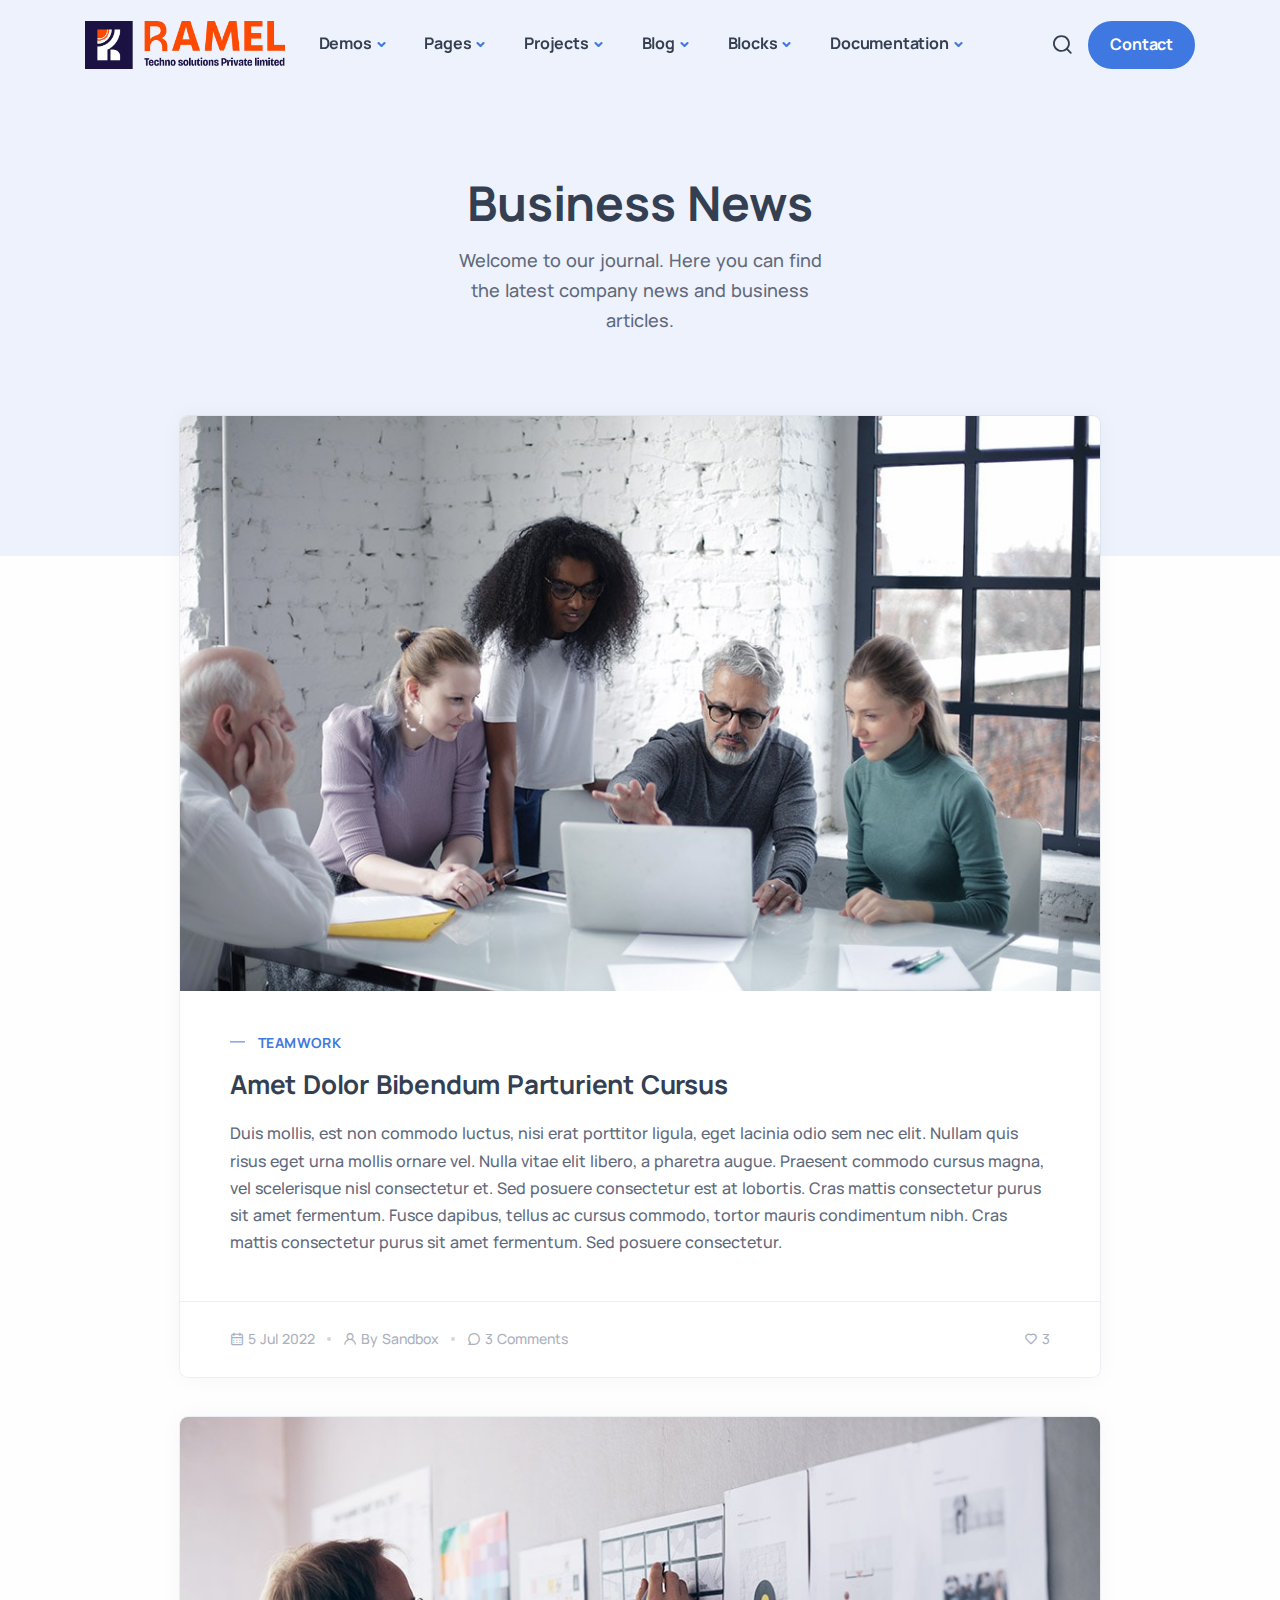
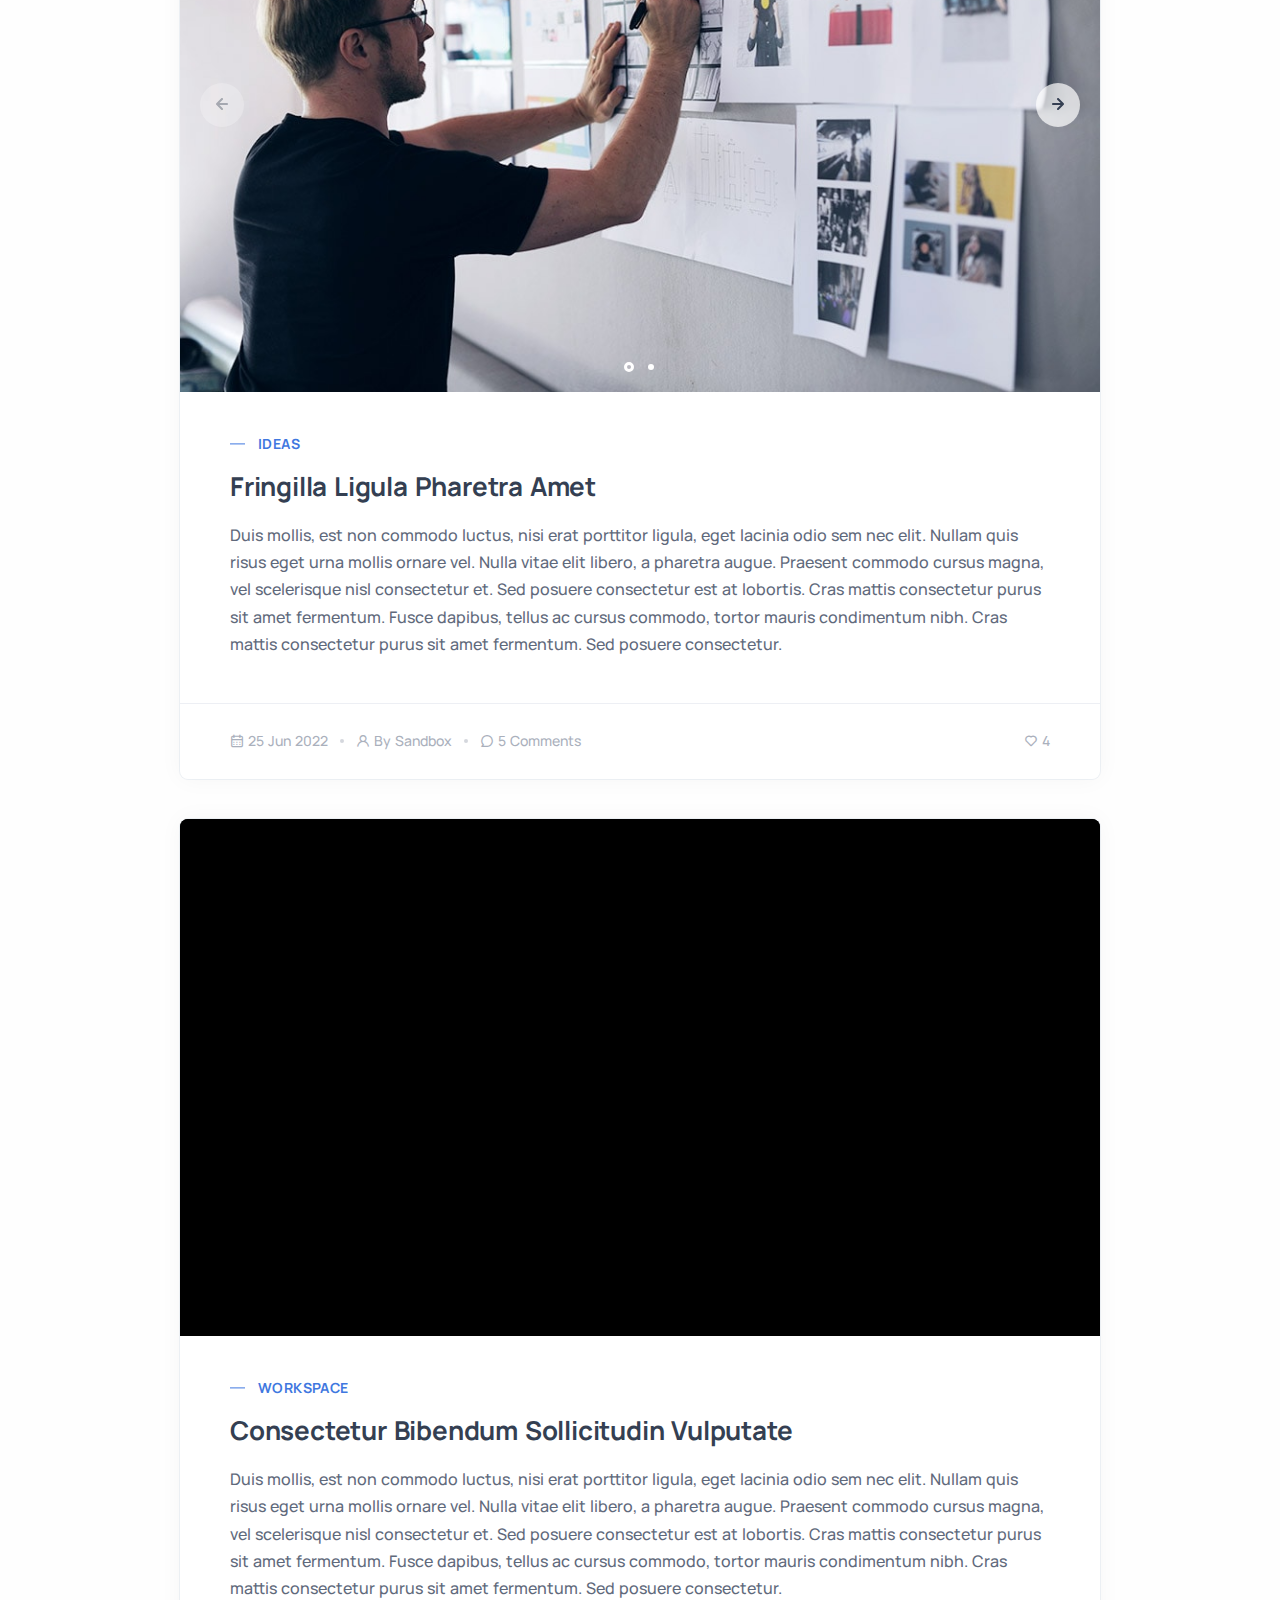
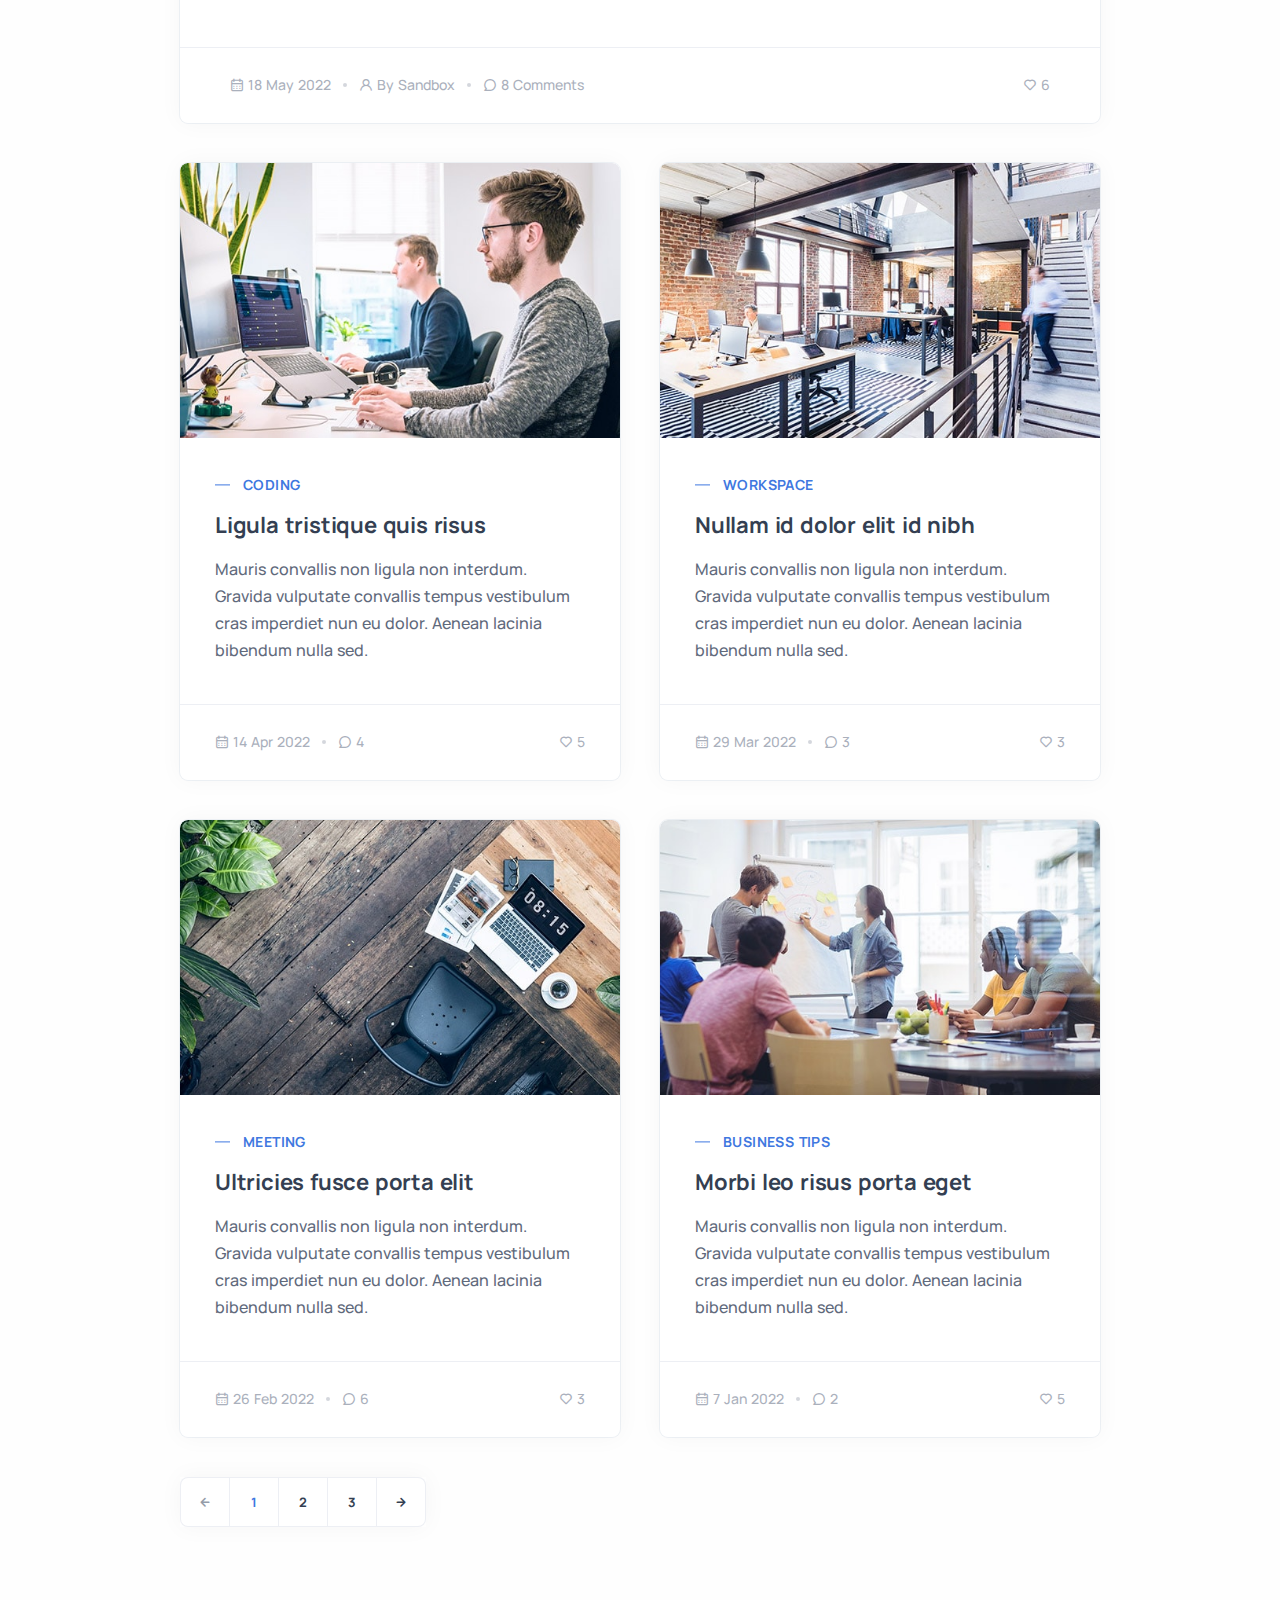
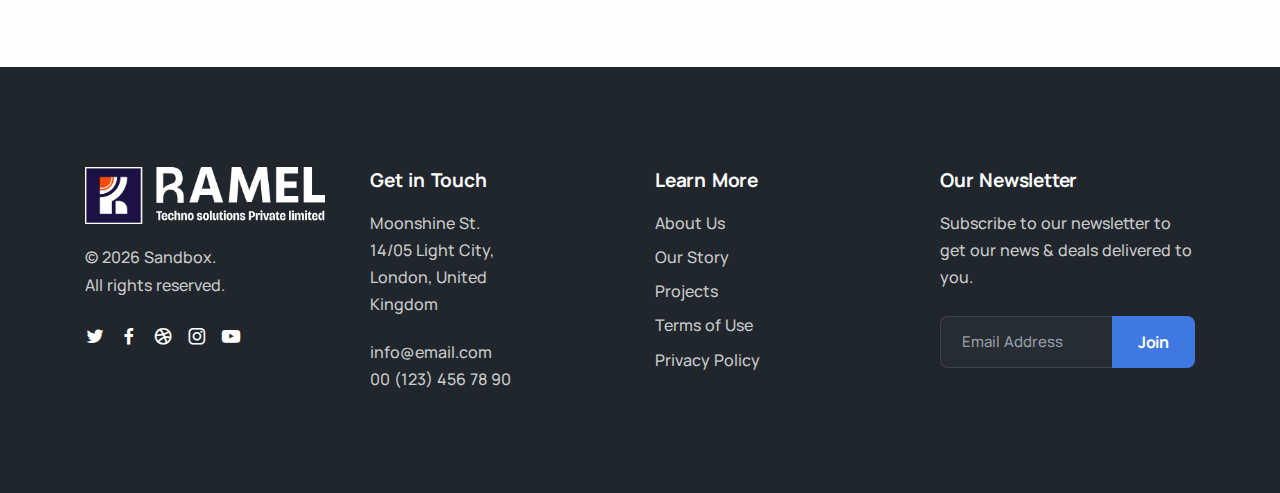
<file: blog.html>
<!DOCTYPE html>
<html lang="en">

<head>
  <meta charset="utf-8">
  <meta name="viewport" content="width=device-width, initial-scale=1.0">
  <meta name="description" content="An impressive and flawless site template that includes various UI elements and countless features, attractive ready-made blocks and rich pages, basically everything you need to create a unique and professional website.">
  <meta name="keywords" content="bootstrap 5, business, corporate, creative, gulp, marketing, minimal, modern, multipurpose, one page, responsive, saas, sass, seo, startup, html5 template, site template">
  <meta name="author" content="elemis">
  <title>Sandbox - Modern & Multipurpose Bootstrap 5 Template</title>
  <link rel="shortcut icon" href="./assets/img/favicon.png">
  <link rel="stylesheet" href="./assets/css/plugins.css">
  <link rel="stylesheet" href="./assets/css/style.css">
</head>

<body>
  <div class="content-wrapper">
    <header class="wrapper bg-soft-primary">
      <nav class="navbar navbar-expand-lg center-nav transparent navbar-light">
        <div class="container flex-lg-row flex-nowrap align-items-center">
          <div class="navbar-brand w-100">
            <a href="./index.html">
              <img src="./assets/img/logo.png" srcset="./assets/img/logo@2x.png 2x" alt="" />
            </a>
          </div>
          <div class="navbar-collapse offcanvas offcanvas-nav offcanvas-start">
            <div class="offcanvas-header d-lg-none">
              <h3 class="text-white fs-30 mb-0">Sandbox</h3>
              <button type="button" class="btn-close btn-close-white" data-bs-dismiss="offcanvas" aria-label="Close"></button>
            </div>
            <div class="offcanvas-body ms-lg-auto d-flex flex-column h-100">
              <ul class="navbar-nav">
                <li class="nav-item dropdown dropdown-mega">
                  <a class="nav-link dropdown-toggle" href="#" data-bs-toggle="dropdown">Demos</a>
                  <ul class="dropdown-menu mega-menu mega-menu-dark mega-menu-img">
                    <li class="mega-menu-content mega-menu-scroll">
                      <ul class="row row-cols-1 row-cols-lg-6 gx-0 gx-lg-4 gy-lg-2 list-unstyled">
                        <li class="col">
                          <a class="dropdown-item" href="./demo1.html">
                            <figure class="rounded lift d-none d-lg-block"><img src="./assets/img/demos/mi1.jpg" srcset="./assets/img/demos/mi1@2x.jpg 2x" alt=""></figure>
                            <span class="d-lg-none">Demo 1</span>
                          </a>
                        </li>
                        <li class="col">
                          <a class="dropdown-item" href="./demo2.html">
                            <figure class="rounded lift d-none d-lg-block"><img src="./assets/img/demos/mi2.jpg" srcset="./assets/img/demos/mi2@2x.jpg 2x" alt=""></figure>
                            <span class="d-lg-none">Demo 2</span>
                          </a>
                        </li>
                        <li class="col">
                          <a class="dropdown-item" href="./demo3.html">
                            <figure class="rounded lift d-none d-lg-block"><img src="./assets/img/demos/mi3.jpg" srcset="./assets/img/demos/mi3@2x.jpg 2x" alt=""></figure>
                            <span class="d-lg-none">Demo 3</span>
                          </a>
                        </li>
                        <li class="col">
                          <a class="dropdown-item" href="./demo4.html">
                            <figure class="rounded lift d-none d-lg-block"><img src="./assets/img/demos/mi4.jpg" srcset="./assets/img/demos/mi4@2x.jpg 2x" alt=""></figure>
                            <span class="d-lg-none">Demo 4</span>
                          </a>
                        </li>
                        <li class="col">
                          <a class="dropdown-item" href="./demo5.html">
                            <figure class="rounded lift d-none d-lg-block"><img src="./assets/img/demos/mi5.jpg" srcset="./assets/img/demos/mi5@2x.jpg 2x" alt=""></figure>
                            <span class="d-lg-none">Demo 5</span>
                          </a>
                        </li>
                        <li class="col">
                          <a class="dropdown-item" href="./demo6.html">
                            <figure class="rounded lift d-none d-lg-block"><img src="./assets/img/demos/mi6.jpg" srcset="./assets/img/demos/mi6@2x.jpg 2x" alt=""></figure>
                            <span class="d-lg-none">Demo 6</span>
                          </a>
                        </li>
                        <li class="col">
                          <a class="dropdown-item" href="./demo7.html">
                            <figure class="rounded lift d-none d-lg-block"><img src="./assets/img/demos/mi7.jpg" srcset="./assets/img/demos/mi7@2x.jpg 2x" alt=""></figure>
                            <span class="d-lg-none">Demo 7</span>
                          </a>
                        </li>
                        <li class="col">
                          <a class="dropdown-item" href="./demo8.html">
                            <figure class="rounded lift d-none d-lg-block"><img src="./assets/img/demos/mi8.jpg" srcset="./assets/img/demos/mi8@2x.jpg 2x" alt=""></figure>
                            <span class="d-lg-none">Demo 8</span>
                          </a>
                        </li>
                        <li class="col">
                          <a class="dropdown-item" href="./demo9.html">
                            <figure class="rounded lift d-none d-lg-block"><img src="./assets/img/demos/mi9.jpg" srcset="./assets/img/demos/mi9@2x.jpg 2x" alt=""></figure>
                            <span class="d-lg-none">Demo 9</span>
                          </a>
                        </li>
                        <li class="col">
                          <a class="dropdown-item" href="./demo10.html">
                            <figure class="rounded lift d-none d-lg-block"><img src="./assets/img/demos/mi10.jpg" srcset="./assets/img/demos/mi10@2x.jpg 2x" alt=""></figure>
                            <span class="d-lg-none">Demo 10</span>
                          </a>
                        </li>
                        <li class="col">
                          <a class="dropdown-item" href="./demo11.html">
                            <figure class="rounded lift d-none d-lg-block"><img src="./assets/img/demos/mi11.jpg" srcset="./assets/img/demos/mi11@2x.jpg 2x" alt=""></figure>
                            <span class="d-lg-none">Demo 11</span>
                          </a>
                        </li>
                        <li class="col">
                          <a class="dropdown-item" href="./demo12.html">
                            <figure class="rounded lift d-none d-lg-block"><img src="./assets/img/demos/mi12.jpg" srcset="./assets/img/demos/mi12@2x.jpg 2x" alt=""></figure>
                            <span class="d-lg-none">Demo 12</span>
                          </a>
                        </li>
                        <li class="col">
                          <a class="dropdown-item" href="./demo13.html">
                            <figure class="rounded lift d-none d-lg-block"><img src="./assets/img/demos/mi13.jpg" srcset="./assets/img/demos/mi13@2x.jpg 2x" alt=""></figure>
                            <span class="d-lg-none">Demo 13</span>
                          </a>
                        </li>
                        <li class="col">
                          <a class="dropdown-item" href="./demo14.html">
                            <figure class="rounded lift d-none d-lg-block"><img src="./assets/img/demos/mi14.jpg" srcset="./assets/img/demos/mi14@2x.jpg 2x" alt=""></figure>
                            <span class="d-lg-none">Demo 14</span>
                          </a>
                        </li>
                        <li class="col">
                          <a class="dropdown-item" href="./demo15.html">
                            <figure class="rounded lift d-none d-lg-block"><img src="./assets/img/demos/mi15.jpg" srcset="./assets/img/demos/mi15@2x.jpg 2x" alt=""></figure>
                            <span class="d-lg-none">Demo 15</span>
                          </a>
                        </li>
                        <li class="col">
                          <a class="dropdown-item" href="./demo16.html">
                            <figure class="rounded lift d-none d-lg-block"><img src="./assets/img/demos/mi16.jpg" srcset="./assets/img/demos/mi16@2x.jpg 2x" alt=""></figure>
                            <span class="d-lg-none">Demo 16</span>
                          </a>
                        </li>
                        <li class="col">
                          <a class="dropdown-item" href="./demo17.html">
                            <figure class="rounded lift d-none d-lg-block"><img src="./assets/img/demos/mi17.jpg" srcset="./assets/img/demos/mi17@2x.jpg 2x" alt=""></figure>
                            <span class="d-lg-none">Demo 17</span>
                          </a>
                        </li>
                        <li class="col">
                          <a class="dropdown-item" href="./demo18.html">
                            <figure class="rounded lift d-none d-lg-block"><img src="./assets/img/demos/mi18.jpg" srcset="./assets/img/demos/mi18@2x.jpg 2x" alt=""></figure>
                            <span class="d-lg-none">Demo 18</span>
                          </a>
                        </li>
                        <li class="col">
                          <a class="dropdown-item" href="./demo19.html">
                            <figure class="rounded lift d-none d-lg-block"><img src="./assets/img/demos/mi19.jpg" srcset="./assets/img/demos/mi19@2x.jpg 2x" alt=""></figure>
                            <span class="d-lg-none">Demo 19</span>
                          </a>
                        </li>
                        <li class="col">
                          <a class="dropdown-item" href="./demo20.html">
                            <figure class="rounded lift d-none d-lg-block"><img src="./assets/img/demos/mi20.jpg" srcset="./assets/img/demos/mi20@2x.jpg 2x" alt=""></figure>
                            <span class="d-lg-none">Demo 20</span>
                          </a>
                        </li>
                        <li class="col">
                          <a class="dropdown-item" href="./demo21.html">
                            <figure class="rounded lift d-none d-lg-block"><img src="./assets/img/demos/mi21.jpg" srcset="./assets/img/demos/mi21@2x.jpg 2x" alt=""></figure>
                            <span class="d-lg-none">Demo 21</span>
                          </a>
                        </li>
                        <li class="col">
                          <a class="dropdown-item" href="./demo22.html">
                            <figure class="rounded lift d-none d-lg-block"><img src="./assets/img/demos/mi22.jpg" srcset="./assets/img/demos/mi22@2x.jpg 2x" alt=""></figure>
                            <span class="d-lg-none">Demo 22</span>
                          </a>
                        </li>
                        <li class="col">
                          <a class="dropdown-item" href="./demo23.html">
                            <figure class="rounded lift d-none d-lg-block"><img src="./assets/img/demos/mi23.jpg" srcset="./assets/img/demos/mi23@2x.jpg 2x" alt=""></figure>
                            <span class="d-lg-none">Demo 23</span>
                          </a>
                        </li>
                        <li class="col">
                          <a class="dropdown-item" href="./demo24.html">
                            <figure class="rounded lift d-none d-lg-block"><img src="./assets/img/demos/mi24.jpg" srcset="./assets/img/demos/mi24@2x.jpg 2x" alt=""></figure>
                            <span class="d-lg-none">Demo 24</span>
                          </a>
                        </li>
                        <li class="col">
                          <a class="dropdown-item" href="./demo25.html">
                            <figure class="rounded lift d-none d-lg-block"><img src="./assets/img/demos/mi25.jpg" srcset="./assets/img/demos/mi25@2x.jpg 2x" alt=""></figure>
                            <span class="d-lg-none">Demo 25</span>
                          </a>
                        </li>
                        <li class="col">
                          <a class="dropdown-item" href="./demo26.html">
                            <figure class="rounded lift d-none d-lg-block"><img src="./assets/img/demos/mi26.jpg" srcset="./assets/img/demos/mi26@2x.jpg 2x" alt=""></figure>
                            <span class="d-lg-none">Demo 26</span>
                          </a>
                        </li>
                        <li class="col">
                          <a class="dropdown-item" href="./demo27.html">
                            <figure class="rounded lift d-none d-lg-block"><img src="./assets/img/demos/mi27.jpg" srcset="./assets/img/demos/mi27@2x.jpg 2x" alt=""></figure>
                            <span class="d-lg-none">Demo 27</span>
                          </a>
                        </li>
                        <li class="col">
                          <a class="dropdown-item" href="./demo28.html">
                            <figure class="rounded lift d-none d-lg-block"><img src="./assets/img/demos/mi28.jpg" srcset="./assets/img/demos/mi28@2x.jpg 2x" alt=""></figure>
                            <span class="d-lg-none">Demo 28</span>
                          </a>
                        </li>
                        <li class="col">
                          <a class="dropdown-item" href="./demo29.html">
                            <figure class="rounded lift d-none d-lg-block"><img src="./assets/img/demos/mi29.jpg" srcset="./assets/img/demos/mi29@2x.jpg 2x" alt=""></figure>
                            <span class="d-lg-none">Demo 29</span>
                          </a>
                        </li>
                        <li class="col">
                          <a class="dropdown-item" href="./demo30.html">
                            <figure class="rounded lift d-none d-lg-block"><img src="./assets/img/demos/mi30.jpg" srcset="./assets/img/demos/mi30@2x.jpg 2x" alt=""></figure>
                            <span class="d-lg-none">Demo 30</span>
                          </a>
                        </li>
                        <li class="col">
                          <a class="dropdown-item" href="./demo31.html">
                            <figure class="rounded lift d-none d-lg-block"><img src="./assets/img/demos/mi31.jpg" srcset="./assets/img/demos/mi31@2x.jpg 2x" alt=""></figure>
                            <span class="d-lg-none">Demo 31</span>
                          </a>
                        </li>
                        <li class="col">
                          <a class="dropdown-item" href="./demo32.html">
                            <figure class="rounded lift d-none d-lg-block"><img src="./assets/img/demos/mi32.jpg" srcset="./assets/img/demos/mi32@2x.jpg 2x" alt=""></figure>
                            <span class="d-lg-none">Demo 32</span>
                          </a>
                        </li>
                        <li class="col">
                          <a class="dropdown-item" href="./demo33.html">
                            <figure class="rounded lift d-none d-lg-block"><img src="./assets/img/demos/mi33.jpg" srcset="./assets/img/demos/mi33@2x.jpg 2x" alt=""></figure>
                            <span class="d-lg-none">Demo 33</span>
                          </a>
                        </li>
                        <li class="col">
                          <a class="dropdown-item" href="./demo34.html">
                            <figure class="rounded lift d-none d-lg-block"><img src="./assets/img/demos/mi34.jpg" srcset="./assets/img/demos/mi34@2x.jpg 2x" alt=""></figure>
                            <span class="d-lg-none">Demo 34</span>
                          </a>
                        </li>
                        <li class="col">
                          <a class="dropdown-item" href="./demo35.html">
                            <figure class="rounded lift d-none d-lg-block"><img src="./assets/img/demos/mi35.jpg" srcset="./assets/img/demos/mi35@2x.jpg 2x" alt=""></figure>
                            <span class="d-lg-none">Demo 35</span>
                          </a>
                        </li>
                        <li class="col">
                          <a class="dropdown-item" href="./demo36.html">
                            <figure class="rounded lift d-none d-lg-block"><img src="./assets/img/demos/mi36.jpg" srcset="./assets/img/demos/mi36@2x.jpg 2x" alt=""></figure>
                            <span class="d-lg-none">Demo 36</span>
                          </a>
                        </li>
                      </ul>
                      <!--/.row -->
                      <span class="d-none d-lg-flex"><i class="uil uil-direction"></i><strong>Scroll to view more</strong></span>
                    </li>
                    <!--/.mega-menu-content-->
                  </ul>
                  <!--/.dropdown-menu -->
                </li>
                <li class="nav-item dropdown">
                  <a class="nav-link dropdown-toggle" href="#" data-bs-toggle="dropdown">Pages</a>
                  <ul class="dropdown-menu">
                    <li class="dropdown dropdown-submenu dropend"><a class="dropdown-item dropdown-toggle" href="#" data-bs-toggle="dropdown">Services</a>
                      <ul class="dropdown-menu">
                        <li class="nav-item"><a class="dropdown-item" href="./services.html">Services I</a></li>
                        <li class="nav-item"><a class="dropdown-item" href="./services2.html">Services II</a></li>
                      </ul>
                    </li>
                    <li class="dropdown dropdown-submenu dropend"><a class="dropdown-item dropdown-toggle" href="#" data-bs-toggle="dropdown">About</a>
                      <ul class="dropdown-menu">
                        <li class="nav-item"><a class="dropdown-item" href="./about.html">About I</a></li>
                        <li class="nav-item"><a class="dropdown-item" href="./about2.html">About II</a></li>
                      </ul>
                    </li>
                    <li class="dropdown dropdown-submenu dropend"><a class="dropdown-item dropdown-toggle" href="#" data-bs-toggle="dropdown">Shop</a>
                      <ul class="dropdown-menu">
                        <li class="nav-item"><a class="dropdown-item" href="./shop.html">Shop I</a></li>
                        <li class="nav-item"><a class="dropdown-item" href="./shop2.html">Shop II</a></li>
                        <li class="nav-item"><a class="dropdown-item" href="./shop-product.html">Product Page</a></li>
                        <li class="nav-item"><a class="dropdown-item" href="./shop-cart.html">Shopping Cart</a></li>
                        <li class="nav-item"><a class="dropdown-item" href="./shop-checkout.html">Checkout</a></li>
                      </ul>
                    </li>
                    <li class="dropdown dropdown-submenu dropend"><a class="dropdown-item dropdown-toggle" href="#" data-bs-toggle="dropdown">Contact</a>
                      <ul class="dropdown-menu">
                        <li class="nav-item"><a class="dropdown-item" href="./contact.html">Contact I</a></li>
                        <li class="nav-item"><a class="dropdown-item" href="./contact2.html">Contact II</a></li>
                        <li class="nav-item"><a class="dropdown-item" href="./contact3.html">Contact III</a></li>
                      </ul>
                    </li>
                    <li class="dropdown dropdown-submenu dropend"><a class="dropdown-item dropdown-toggle" href="#" data-bs-toggle="dropdown">Career</a>
                      <ul class="dropdown-menu">
                        <li class="nav-item"><a class="dropdown-item" href="./career.html">Job Listing I</a></li>
                        <li class="nav-item"><a class="dropdown-item" href="./career2.html">Job Listing II</a></li>
                        <li class="nav-item"><a class="dropdown-item" href="./career-job.html">Job Description</a></li>
                      </ul>
                    </li>
                    <li class="dropdown dropdown-submenu dropend"><a class="dropdown-item dropdown-toggle" href="#" data-bs-toggle="dropdown">Utility</a>
                      <ul class="dropdown-menu">
                        <li class="nav-item"><a class="dropdown-item" href="./404.html">404 Not Found</a></li>
                        <li class="nav-item"><a class="dropdown-item" href="./page-loader.html">Page Loader</a></li>
                        <li class="nav-item"><a class="dropdown-item" href="./signin.html">Sign In I</a></li>
                        <li class="nav-item"><a class="dropdown-item" href="./signin2.html">Sign In II</a></li>
                        <li class="nav-item"><a class="dropdown-item" href="./signup.html">Sign Up I</a></li>
                        <li class="nav-item"><a class="dropdown-item" href="./signup2.html">Sign Up II</a></li>
                        <li class="nav-item"><a class="dropdown-item" href="./terms.html">Terms</a></li>
                      </ul>
                    </li>
                    <li class="nav-item"><a class="dropdown-item" href="./pricing.html">Pricing</a></li>
                    <li class="nav-item"><a class="dropdown-item" href="./onepage.html">One Page</a></li>
                  </ul>
                </li>
                <li class="nav-item dropdown">
                  <a class="nav-link dropdown-toggle" href="#" data-bs-toggle="dropdown">Projects</a>
                  <div class="dropdown-menu dropdown-lg">
                    <div class="dropdown-lg-content">
                      <div>
                        <h6 class="dropdown-header">Project Pages</h6>
                        <ul class="list-unstyled">
                          <li><a class="dropdown-item" href="./projects.html">Projects I</a></li>
                          <li><a class="dropdown-item" href="./projects2.html">Projects II</a></li>
                          <li><a class="dropdown-item" href="./projects3.html">Projects III</a></li>
                          <li><a class="dropdown-item" href="./projects4.html">Projects IV</a></li>
                        </ul>
                      </div>
                      <!-- /.column -->
                      <div>
                        <h6 class="dropdown-header">Single Projects</h6>
                        <ul class="list-unstyled">
                          <li><a class="dropdown-item" href="./single-project.html">Single Project I</a></li>
                          <li><a class="dropdown-item" href="./single-project2.html">Single Project II</a></li>
                          <li><a class="dropdown-item" href="./single-project3.html">Single Project III</a></li>
                          <li><a class="dropdown-item" href="./single-project4.html">Single Project IV</a></li>
                        </ul>
                      </div>
                      <!-- /.column -->
                    </div>
                    <!-- /auto-column -->
                  </div>
                </li>
                <li class="nav-item dropdown">
                  <a class="nav-link dropdown-toggle" href="#" data-bs-toggle="dropdown">Blog</a>
                  <ul class="dropdown-menu">
                    <li class="nav-item"><a class="dropdown-item" href="./blog.html">Blog without Sidebar</a></li>
                    <li class="nav-item"><a class="dropdown-item" href="./blog2.html">Blog with Sidebar</a></li>
                    <li class="nav-item"><a class="dropdown-item" href="./blog3.html">Blog with Left Sidebar</a></li>
                    <li class="dropdown dropdown-submenu dropend"><a class="dropdown-item dropdown-toggle" href="#" data-bs-toggle="dropdown">Blog Posts</a>
                      <ul class="dropdown-menu">
                        <li class="nav-item"><a class="dropdown-item" href="./blog-post.html">Post without Sidebar</a></li>
                        <li class="nav-item"><a class="dropdown-item" href="./blog-post2.html">Post with Sidebar</a></li>
                        <li class="nav-item"><a class="dropdown-item" href="./blog-post3.html">Post with Left Sidebar</a></li>
                      </ul>
                    </li>
                  </ul>
                </li>
                <li class="nav-item dropdown dropdown-mega">
                  <a class="nav-link dropdown-toggle" href="#" data-bs-toggle="dropdown">Blocks</a>
                  <ul class="dropdown-menu mega-menu mega-menu-dark mega-menu-img">
                    <li class="mega-menu-content">
                      <ul class="row row-cols-1 row-cols-lg-6 gx-0 gx-lg-6 gy-lg-4 list-unstyled">
                        <li class="col"><a class="dropdown-item" href="./docs/blocks/about.html">
                            <div class="rounded img-svg d-none d-lg-block p-4 mb-lg-2"><img class="rounded-0" src="./assets/img/demos/block1.svg" alt=""></div>
                            <span>About</span>
                          </a>
                        </li>
                        <li class="col"><a class="dropdown-item" href="./docs/blocks/blog.html">
                            <div class="rounded img-svg d-none d-lg-block p-4 mb-lg-2"><img class="rounded-0" src="./assets/img/demos/block2.svg" alt=""></div>
                            <span>Blog</span>
                          </a>
                        </li>
                        <li class="col"><a class="dropdown-item" href="./docs/blocks/call-to-action.html">
                            <div class="rounded img-svg d-none d-lg-block p-4 mb-lg-2"><img class="rounded-0" src="./assets/img/demos/block3.svg" alt=""></div>
                            <span>Call to Action</span>
                          </a>
                        </li>
                        <li class="col"><a class="dropdown-item" href="./docs/blocks/clients.html">
                            <div class="rounded img-svg d-none d-lg-block p-4 mb-lg-2"><img class="rounded-0" src="./assets/img/demos/block4.svg" alt=""></div>
                            <span>Clients</span>
                          </a>
                        </li>
                        <li class="col"><a class="dropdown-item" href="./docs/blocks/contact.html">
                            <div class="rounded img-svg d-none d-lg-block p-4 mb-lg-2"><img class="rounded-0" src="./assets/img/demos/block5.svg" alt=""></div>
                            <span>Contact</span>
                          </a>
                        </li>
                        <li class="col"><a class="dropdown-item" href="./docs/blocks/facts.html">
                            <div class="rounded img-svg d-none d-lg-block p-4 mb-lg-2"><img class="rounded-0" src="./assets/img/demos/block6.svg" alt=""></div>
                            <span>Facts</span>
                          </a>
                        </li>
                        <li class="col"><a class="dropdown-item" href="./docs/blocks/faq.html">
                            <div class="rounded img-svg d-none d-lg-block p-4 mb-lg-2"><img class="rounded-0" src="./assets/img/demos/block7.svg" alt=""></div>
                            <span>FAQ</span>
                          </a>
                        </li>
                        <li class="col"><a class="dropdown-item" href="./docs/blocks/features.html">
                            <div class="rounded img-svg d-none d-lg-block p-4 mb-lg-2"><img class="rounded-0" src="./assets/img/demos/block8.svg" alt=""></div>
                            <span>Features</span>
                          </a>
                        </li>
                        <li class="col"><a class="dropdown-item" href="./docs/blocks/footer.html">
                            <div class="rounded img-svg d-none d-lg-block p-4 mb-lg-2"><img class="rounded-0" src="./assets/img/demos/block9.svg" alt=""></div>
                            <span>Footer</span>
                          </a>
                        </li>
                        <li class="col"><a class="dropdown-item" href="./docs/blocks/hero.html">
                            <div class="rounded img-svg d-none d-lg-block p-4 mb-lg-2"><img class="rounded-0" src="./assets/img/demos/block10.svg" alt=""></div>
                            <span>Hero</span>
                          </a>
                        </li>
                        <li class="col"><a class="dropdown-item" href="./docs/blocks/misc.html">
                            <div class="rounded img-svg d-none d-lg-block p-4 mb-lg-2"><img class="rounded-0" src="./assets/img/demos/block17.svg" alt=""></div>
                            <span>Misc</span>
                          </a>
                        </li>
                        <li class="col"><a class="dropdown-item" href="./docs/blocks/navbar.html">
                            <div class="rounded img-svg d-none d-lg-block p-4 mb-lg-2"><img class="rounded-0" src="./assets/img/demos/block11.svg" alt=""></div>
                            <span>Navbar</span>
                          </a>
                        </li>
                        <li class="col"><a class="dropdown-item" href="./docs/blocks/portfolio.html">
                            <div class="rounded img-svg d-none d-lg-block p-4 mb-lg-2"><img class="rounded-0" src="./assets/img/demos/block12.svg" alt=""></div>
                            <span>Portfolio</span>
                          </a>
                        </li>
                        <li class="col"><a class="dropdown-item" href="./docs/blocks/pricing.html">
                            <div class="rounded img-svg d-none d-lg-block p-4 mb-lg-2"><img class="rounded-0" src="./assets/img/demos/block13.svg" alt=""></div>
                            <span>Pricing</span>
                          </a>
                        </li>
                        <li class="col"><a class="dropdown-item" href="./docs/blocks/process.html">
                            <div class="rounded img-svg d-none d-lg-block p-4 mb-lg-2"><img class="rounded-0" src="./assets/img/demos/block14.svg" alt=""></div>
                            <span>Process</span>
                          </a>
                        </li>
                        <li class="col"><a class="dropdown-item" href="./docs/blocks/team.html">
                            <div class="rounded img-svg d-none d-lg-block p-4 mb-lg-2"><img class="rounded-0" src="./assets/img/demos/block15.svg" alt=""></div>
                            <span>Team</span>
                          </a>
                        </li>
                        <li class="col"><a class="dropdown-item" href="./docs/blocks/testimonials.html">
                            <div class="rounded img-svg d-none d-lg-block p-4 mb-lg-2"><img class="rounded-0" src="./assets/img/demos/block16.svg" alt=""></div>
                            <span>Testimonials</span>
                          </a>
                        </li>
                      </ul>
                      <!--/.row -->
                    </li>
                    <!--/.mega-menu-content-->
                  </ul>
                  <!--/.dropdown-menu -->
                </li>
                <li class="nav-item dropdown dropdown-mega">
                  <a class="nav-link dropdown-toggle" href="#" data-bs-toggle="dropdown">Documentation</a>
                  <ul class="dropdown-menu mega-menu">
                    <li class="mega-menu-content">
                      <div class="row gx-0 gx-lg-3">
                        <div class="col-lg-4">
                          <h6 class="dropdown-header">Usage</h6>
                          <ul class="list-unstyled cc-2 pb-lg-1">
                            <li><a class="dropdown-item" href="./docs/index.html">Get Started</a></li>
                            <li><a class="dropdown-item" href="./docs/forms.html">Forms</a></li>
                            <li><a class="dropdown-item" href="./docs/faq.html">FAQ</a></li>
                            <li><a class="dropdown-item" href="./docs/changelog.html">Changelog</a></li>
                            <li><a class="dropdown-item" href="./docs/credits.html">Credits</a></li>
                          </ul>
                          <h6 class="dropdown-header mt-lg-6">Styleguide</h6>
                          <ul class="list-unstyled cc-2">
                            <li><a class="dropdown-item" href="./docs/styleguide/colors.html">Colors</a></li>
                            <li><a class="dropdown-item" href="./docs/styleguide/fonts.html">Fonts</a></li>
                            <li><a class="dropdown-item" href="./docs/styleguide/icons-svg.html">SVG Icons</a></li>
                            <li><a class="dropdown-item" href="./docs/styleguide/icons-font.html">Font Icons</a></li>
                            <li><a class="dropdown-item" href="./docs/styleguide/illustrations.html">Illustrations</a></li>
                            <li><a class="dropdown-item" href="./docs/styleguide/backgrounds.html">Backgrounds</a></li>
                            <li><a class="dropdown-item" href="./docs/styleguide/misc.html">Misc</a></li>
                          </ul>
                        </div>
                        <!--/column -->
                        <div class="col-lg-8">
                          <h6 class="dropdown-header">Elements</h6>
                          <ul class="list-unstyled cc-3">
                            <li><a class="dropdown-item" href="./docs/elements/accordion.html">Accordion</a></li>
                            <li><a class="dropdown-item" href="./docs/elements/alerts.html">Alerts</a></li>
                            <li><a class="dropdown-item" href="./docs/elements/animations.html">Animations</a></li>
                            <li><a class="dropdown-item" href="./docs/elements/avatars.html">Avatars</a></li>
                            <li><a class="dropdown-item" href="./docs/elements/background.html">Background</a></li>
                            <li><a class="dropdown-item" href="./docs/elements/badges.html">Badges</a></li>
                            <li><a class="dropdown-item" href="./docs/elements/buttons.html">Buttons</a></li>
                            <li><a class="dropdown-item" href="./docs/elements/card.html">Card</a></li>
                            <li><a class="dropdown-item" href="./docs/elements/carousel.html">Carousel</a></li>
                            <li><a class="dropdown-item" href="./docs/elements/dividers.html">Dividers</a></li>
                            <li><a class="dropdown-item" href="./docs/elements/form-elements.html">Form Elements</a></li>
                            <li><a class="dropdown-item" href="./docs/elements/image-hover.html">Image Hover</a></li>
                            <li><a class="dropdown-item" href="./docs/elements/image-mask.html">Image Mask</a></li>
                            <li><a class="dropdown-item" href="./docs/elements/lightbox.html">Lightbox</a></li>
                            <li><a class="dropdown-item" href="./docs/elements/player.html">Media Player</a></li>
                            <li><a class="dropdown-item" href="./docs/elements/modal.html">Modal</a></li>
                            <li><a class="dropdown-item" href="./docs/elements/pagination.html">Pagination</a></li>
                            <li><a class="dropdown-item" href="./docs/elements/progressbar.html">Progressbar</a></li>
                            <li><a class="dropdown-item" href="./docs/elements/shadows.html">Shadows</a></li>
                            <li><a class="dropdown-item" href="./docs/elements/shapes.html">Shapes</a></li>
                            <li><a class="dropdown-item" href="./docs/elements/tables.html">Tables</a></li>
                            <li><a class="dropdown-item" href="./docs/elements/tabs.html">Tabs</a></li>
                            <li><a class="dropdown-item" href="./docs/elements/text-animations.html">Text Animations</a></li>
                            <li><a class="dropdown-item" href="./docs/elements/text-highlight.html">Text Highlight</a></li>
                            <li><a class="dropdown-item" href="./docs/elements/tiles.html">Tiles</a></li>
                            <li><a class="dropdown-item" href="./docs/elements/tooltips-popovers.html">Tooltips & Popovers</a></li>
                            <li><a class="dropdown-item" href="./docs/elements/typography.html">Typography</a></li>
                          </ul>
                        </div>
                        <!--/column -->
                      </div>
                      <!--/.row -->
                    </li>
                    <!--/.mega-menu-content-->
                  </ul>
                  <!--/.dropdown-menu -->
                </li>
              </ul>
              <!-- /.navbar-nav -->
              <div class="offcanvas-footer d-lg-none">
                <div>
                  <a href="mailto:first.last@email.com" class="link-inverse">info@email.com</a>
                  <br /> 00 (123) 456 78 90 <br />
                  <nav class="nav social social-white mt-4">
                    <a href="#"><i class="uil uil-twitter"></i></a>
                    <a href="#"><i class="uil uil-facebook-f"></i></a>
                    <a href="#"><i class="uil uil-dribbble"></i></a>
                    <a href="#"><i class="uil uil-instagram"></i></a>
                    <a href="#"><i class="uil uil-youtube"></i></a>
                  </nav>
                  <!-- /.social -->
                </div>
              </div>
              <!-- /.offcanvas-footer -->
            </div>
            <!-- /.offcanvas-body -->
          </div>
          <!-- /.navbar-collapse -->
          <div class="navbar-other w-100 d-flex ms-auto">
            <ul class="navbar-nav flex-row align-items-center ms-auto">
              <li class="nav-item"><a class="nav-link" data-bs-toggle="offcanvas" data-bs-target="#offcanvas-search"><i class="uil uil-search"></i></a></li>
              <li class="nav-item d-none d-md-block">
                <a href="./contact.html" class="btn btn-sm btn-primary rounded-pill">Contact</a>
              </li>
              <li class="nav-item d-lg-none">
                <button class="hamburger offcanvas-nav-btn"><span></span></button>
              </li>
            </ul>
            <!-- /.navbar-nav -->
          </div>
          <!-- /.navbar-other -->
        </div>
        <!-- /.container -->
      </nav>
      <!-- /.navbar -->
      <div class="offcanvas offcanvas-top bg-light" id="offcanvas-search" data-bs-scroll="true">
        <div class="container d-flex flex-row py-6">
          <form class="search-form w-100">
            <input id="search-form" type="text" class="form-control" placeholder="Type keyword and hit enter">
          </form>
          <!-- /.search-form -->
          <button type="button" class="btn-close" data-bs-dismiss="offcanvas" aria-label="Close"></button>
        </div>
        <!-- /.container -->
      </div>
      <!-- /.offcanvas -->
    </header>
    <!-- /header -->
    <section class="wrapper bg-soft-primary">
      <div class="container pt-10 pb-19 pt-md-14 pb-md-20 text-center">
        <div class="row">
          <div class="col-md-7 col-lg-6 col-xl-5 mx-auto">
            <h1 class="display-1 mb-3">Business News</h1>
            <p class="lead px-lg-5 px-xxl-8">Welcome to our journal. Here you can find the latest company news and business articles.</p>
          </div>
          <!-- /column -->
        </div>
        <!-- /.row -->
      </div>
      <!-- /.container -->
    </section>
    <!-- /section -->
    <section class="wrapper bg-light">
      <div class="container pb-14 pb-md-16">
        <div class="row">
          <div class="col-lg-10 mx-auto">
            <div class="blog classic-view mt-n17">
              <article class="post">
                <div class="card">
                  <figure class="card-img-top overlay overlay-1 hover-scale"><a class="link-dark" href="./blog-post.html"><img src="./assets/img/photos/b1.jpg" alt="" /></a>
                    <figcaption>
                      <h5 class="from-top mb-0">Read More</h5>
                    </figcaption>
                  </figure>
                  <div class="card-body">
                    <div class="post-header">
                      <div class="post-category text-line">
                        <a href="#" class="hover" rel="category">Teamwork</a>
                      </div>
                      <!-- /.post-category -->
                      <h2 class="post-title mt-1 mb-0"><a class="link-dark" href="./blog-post.html">Amet Dolor Bibendum Parturient Cursus</a></h2>
                    </div>
                    <!-- /.post-header -->
                    <div class="post-content">
                      <p>Duis mollis, est non commodo luctus, nisi erat porttitor ligula, eget lacinia odio sem nec elit. Nullam quis risus eget urna mollis ornare vel. Nulla vitae elit libero, a pharetra augue. Praesent commodo cursus magna, vel scelerisque nisl consectetur et. Sed posuere consectetur est at lobortis. Cras mattis consectetur purus sit amet fermentum. Fusce dapibus, tellus ac cursus commodo, tortor mauris condimentum nibh. Cras mattis consectetur purus sit amet fermentum. Sed posuere consectetur.</p>
                    </div>
                    <!-- /.post-content -->
                  </div>
                  <!--/.card-body -->
                  <div class="card-footer">
                    <ul class="post-meta d-flex mb-0">
                      <li class="post-date"><i class="uil uil-calendar-alt"></i><span>5 Jul 2022</span></li>
                      <li class="post-author"><a href="#"><i class="uil uil-user"></i><span>By Sandbox</span></a></li>
                      <li class="post-comments"><a href="#"><i class="uil uil-comment"></i>3<span> Comments</span></a></li>
                      <li class="post-likes ms-auto"><a href="#"><i class="uil uil-heart-alt"></i>3</a></li>
                    </ul>
                    <!-- /.post-meta -->
                  </div>
                  <!-- /.card-footer -->
                </div>
                <!-- /.card -->
              </article>
              <!-- /.post -->
              <article class="post">
                <div class="card">
                  <div class="post-slider card-img-top">
                    <div class="swiper-container dots-over" data-margin="5" data-nav="true" data-dots="true">
                      <div class="swiper">
                        <div class="swiper-wrapper">
                          <div class="swiper-slide"><img src="./assets/img/photos/b2.jpg" alt="" /></div>
                          <div class="swiper-slide"><img src="./assets/img/photos/b3.jpg" alt="" /></div>
                        </div>
                        <!--/.swiper-wrapper -->
                      </div>
                      <!-- /.swiper -->
                    </div>
                    <!-- /.swiper-container -->
                  </div>
                  <!-- /.post-slider -->
                  <div class="card-body">
                    <div class="post-header">
                      <div class="post-category text-line">
                        <a href="#" class="hover" rel="category">Ideas</a>
                      </div>
                      <!-- /.post-category -->
                      <h2 class="post-title mt-1 mb-0"><a class="link-dark" href="./blog-post.html">Fringilla Ligula Pharetra Amet</a></h2>
                    </div>
                    <!-- /.post-header -->
                    <div class="post-content">
                      <p>Duis mollis, est non commodo luctus, nisi erat porttitor ligula, eget lacinia odio sem nec elit. Nullam quis risus eget urna mollis ornare vel. Nulla vitae elit libero, a pharetra augue. Praesent commodo cursus magna, vel scelerisque nisl consectetur et. Sed posuere consectetur est at lobortis. Cras mattis consectetur purus sit amet fermentum. Fusce dapibus, tellus ac cursus commodo, tortor mauris condimentum nibh. Cras mattis consectetur purus sit amet fermentum. Sed posuere consectetur.</p>
                    </div>
                    <!-- /.post-content -->
                  </div>
                  <!--/.card-body -->
                  <div class="card-footer">
                    <ul class="post-meta d-flex mb-0">
                      <li class="post-date"><i class="uil uil-calendar-alt"></i><span>25 Jun 2022</span></li>
                      <li class="post-author"><a href="#"><i class="uil uil-user"></i><span>By Sandbox</span></a></li>
                      <li class="post-comments"><a href="#"><i class="uil uil-comment"></i>5<span> Comments</span></a></li>
                      <li class="post-likes ms-auto"><a href="#"><i class="uil uil-heart-alt"></i>4</a></li>
                    </ul>
                    <!-- /.post-meta -->
                  </div>
                  <!-- /.card-footer -->
                </div>
                <!-- /.card -->
              </article>
              <!-- /.post -->
              <article class="post">
                <div class="card">
                  <div class="card-img-top">
                    <div class="player" data-plyr-provider="youtube" data-plyr-embed-id="j_Y2Gwaj7Gs"></div>
                  </div>
                  <div class="card-body">
                    <div class="post-header">
                      <div class="post-category text-line">
                        <a href="#" class="hover" rel="category">Workspace</a>
                      </div>
                      <!-- /.post-category -->
                      <h2 class="post-title mt-1 mb-0"><a class="link-dark" href="./blog-post.html">Consectetur Bibendum Sollicitudin Vulputate</a></h2>
                    </div>
                    <!-- /.post-header -->
                    <div class="post-content">
                      <p>Duis mollis, est non commodo luctus, nisi erat porttitor ligula, eget lacinia odio sem nec elit. Nullam quis risus eget urna mollis ornare vel. Nulla vitae elit libero, a pharetra augue. Praesent commodo cursus magna, vel scelerisque nisl consectetur et. Sed posuere consectetur est at lobortis. Cras mattis consectetur purus sit amet fermentum. Fusce dapibus, tellus ac cursus commodo, tortor mauris condimentum nibh. Cras mattis consectetur purus sit amet fermentum. Sed posuere consectetur.</p>
                    </div>
                    <!-- /.post-content -->
                  </div>
                  <!--/.card-body -->
                  <div class="card-footer">
                    <ul class="post-meta d-flex mb-0">
                      <li class="post-date"><i class="uil uil-calendar-alt"></i><span>18 May 2022</span></li>
                      <li class="post-author"><a href="#"><i class="uil uil-user"></i><span>By Sandbox</span></a></li>
                      <li class="post-comments"><a href="#"><i class="uil uil-comment"></i>8<span> Comments</span></a></li>
                      <li class="post-likes ms-auto"><a href="#"><i class="uil uil-heart-alt"></i>6</a></li>
                    </ul>
                    <!-- /.post-meta -->
                  </div>
                  <!-- /.card-footer -->
                </div>
                <!-- /.card -->
              </article>
              <!-- /.post -->
            </div>
            <!-- /.blog -->
            <div class="blog grid grid-view">
              <div class="row isotope gx-md-8 gy-8 mb-8">
                <article class="item post col-md-6">
                  <div class="card">
                    <figure class="card-img-top overlay overlay-1 hover-scale"><a href="#"> <img src="./assets/img/photos/b4.jpg" alt="" /></a>
                      <figcaption>
                        <h5 class="from-top mb-0">Read More</h5>
                      </figcaption>
                    </figure>
                    <div class="card-body">
                      <div class="post-header">
                        <div class="post-category text-line">
                          <a href="#" class="hover" rel="category">Coding</a>
                        </div>
                        <!-- /.post-category -->
                        <h2 class="post-title h3 mt-1 mb-3"><a class="link-dark" href="./blog-post.html">Ligula tristique quis risus</a></h2>
                      </div>
                      <!-- /.post-header -->
                      <div class="post-content">
                        <p>Mauris convallis non ligula non interdum. Gravida vulputate convallis tempus vestibulum cras imperdiet nun eu dolor. Aenean lacinia bibendum nulla sed.</p>
                      </div>
                      <!-- /.post-content -->
                    </div>
                    <!--/.card-body -->
                    <div class="card-footer">
                      <ul class="post-meta d-flex mb-0">
                        <li class="post-date"><i class="uil uil-calendar-alt"></i><span>14 Apr 2022</span></li>
                        <li class="post-comments"><a href="#"><i class="uil uil-comment"></i>4</a></li>
                        <li class="post-likes ms-auto"><a href="#"><i class="uil uil-heart-alt"></i>5</a></li>
                      </ul>
                      <!-- /.post-meta -->
                    </div>
                    <!-- /.card-footer -->
                  </div>
                  <!-- /.card -->
                </article>
                <!-- /.post -->
                <article class="item post col-md-6">
                  <div class="card">
                    <figure class="card-img-top overlay overlay-1 hover-scale"><a href="#"> <img src="./assets/img/photos/b5.jpg" alt="" /></a>
                      <figcaption>
                        <h5 class="from-top mb-0">Read More</h5>
                      </figcaption>
                    </figure>
                    <div class="card-body">
                      <div class="post-header">
                        <div class="post-category text-line">
                          <a href="#" class="hover" rel="category">Workspace</a>
                        </div>
                        <!-- /.post-category -->
                        <h2 class="post-title h3 mt-1 mb-3"><a class="link-dark" href="./blog-post.html">Nullam id dolor elit id nibh</a></h2>
                      </div>
                      <!-- /.post-header -->
                      <div class="post-content">
                        <p>Mauris convallis non ligula non interdum. Gravida vulputate convallis tempus vestibulum cras imperdiet nun eu dolor. Aenean lacinia bibendum nulla sed.</p>
                      </div>
                      <!-- /.post-content -->
                    </div>
                    <!--/.card-body -->
                    <div class="card-footer">
                      <ul class="post-meta d-flex mb-0">
                        <li class="post-date"><i class="uil uil-calendar-alt"></i><span>29 Mar 2022</span></li>
                        <li class="post-comments"><a href="#"><i class="uil uil-comment"></i>3</a></li>
                        <li class="post-likes ms-auto"><a href="#"><i class="uil uil-heart-alt"></i>3</a></li>
                      </ul>
                      <!-- /.post-meta -->
                    </div>
                    <!-- /.card-footer -->
                  </div>
                  <!-- /.card -->
                </article>
                <!-- /.post -->
                <article class="item post col-md-6">
                  <div class="card">
                    <figure class="card-img-top overlay overlay-1 hover-scale"><a href="#"> <img src="./assets/img/photos/b6.jpg" alt="" /></a>
                      <figcaption>
                        <h5 class="from-top mb-0">Read More</h5>
                      </figcaption>
                    </figure>
                    <div class="card-body">
                      <div class="post-header">
                        <div class="post-category text-line">
                          <a href="#" class="hover" rel="category">Meeting</a>
                        </div>
                        <!-- /.post-category -->
                        <h2 class="post-title h3 mt-1 mb-3"><a class="link-dark" href="./blog-post.html">Ultricies fusce porta elit</a></h2>
                      </div>
                      <!-- /.post-header -->
                      <div class="post-content">
                        <p>Mauris convallis non ligula non interdum. Gravida vulputate convallis tempus vestibulum cras imperdiet nun eu dolor. Aenean lacinia bibendum nulla sed.</p>
                      </div>
                      <!-- /.post-content -->
                    </div>
                    <!--/.card-body -->
                    <div class="card-footer">
                      <ul class="post-meta d-flex mb-0">
                        <li class="post-date"><i class="uil uil-calendar-alt"></i><span>26 Feb 2022</span></li>
                        <li class="post-comments"><a href="#"><i class="uil uil-comment"></i>6</a></li>
                        <li class="post-likes ms-auto"><a href="#"><i class="uil uil-heart-alt"></i>3</a></li>
                      </ul>
                      <!-- /.post-meta -->
                    </div>
                    <!-- /.card-footer -->
                  </div>
                  <!-- /.card -->
                </article>
                <!-- /.post -->
                <article class="item post col-md-6">
                  <div class="card">
                    <figure class="card-img-top overlay overlay-1 hover-scale"><a href="#"> <img src="./assets/img/photos/b7.jpg" alt="" /></a>
                      <figcaption>
                        <h5 class="from-top mb-0">Read More</h5>
                      </figcaption>
                    </figure>
                    <div class="card-body">
                      <div class="post-header">
                        <div class="post-category text-line">
                          <a href="#" class="hover" rel="category">Business Tips</a>
                        </div>
                        <!-- /.post-category -->
                        <h2 class="post-title h3 mt-1 mb-3"><a class="link-dark" href="./blog-post.html">Morbi leo risus porta eget</a></h2>
                      </div>
                      <div class="post-content">
                        <p>Mauris convallis non ligula non interdum. Gravida vulputate convallis tempus vestibulum cras imperdiet nun eu dolor. Aenean lacinia bibendum nulla sed.</p>
                      </div>
                      <!-- /.post-content -->
                    </div>
                    <!--/.card-body -->
                    <div class="card-footer">
                      <ul class="post-meta d-flex mb-0">
                        <li class="post-date"><i class="uil uil-calendar-alt"></i><span>7 Jan 2022</span></li>
                        <li class="post-comments"><a href="#"><i class="uil uil-comment"></i>2</a></li>
                        <li class="post-likes ms-auto"><a href="#"><i class="uil uil-heart-alt"></i>5</a></li>
                      </ul>
                      <!-- /.post-meta -->
                    </div>
                    <!-- /.card-footer -->
                  </div>
                  <!-- /.card -->
                </article>
                <!-- /.post -->
              </div>
              <!-- /.row -->
            </div>
            <!-- /.blog -->
            <nav class="d-flex" aria-label="pagination">
              <ul class="pagination">
                <li class="page-item disabled">
                  <a class="page-link" href="#" aria-label="Previous">
                    <span aria-hidden="true"><i class="uil uil-arrow-left"></i></span>
                  </a>
                </li>
                <li class="page-item active"><a class="page-link" href="#">1</a></li>
                <li class="page-item"><a class="page-link" href="#">2</a></li>
                <li class="page-item"><a class="page-link" href="#">3</a></li>
                <li class="page-item">
                  <a class="page-link" href="#" aria-label="Next">
                    <span aria-hidden="true"><i class="uil uil-arrow-right"></i></span>
                  </a>
                </li>
              </ul>
              <!-- /.pagination -->
            </nav>
            <!-- /nav -->
          </div>
          <!-- /column -->
        </div>
        <!-- /.row -->
      </div>
      <!-- /.container -->
    </section>
    <!-- /section -->
  </div>
  <!-- /.content-wrapper -->
  <footer class="bg-dark text-inverse">
    <div class="container py-13 py-md-15">
      <div class="row gy-6 gy-lg-0">
        <div class="col-md-4 col-lg-3">
          <div class="widget">
            <img class="mb-4" src="./assets/img/logo-light.png" srcset="./assets/img/logo-light@2x.png 2x" alt="" />
            <p class="mb-4">© <script>
                document.write(new Date().getUTCFullYear());
              </script> Sandbox. <br class="d-none d-lg-block" />All rights reserved.</p>
            <nav class="nav social social-white">
              <a href="#"><i class="uil uil-twitter"></i></a>
              <a href="#"><i class="uil uil-facebook-f"></i></a>
              <a href="#"><i class="uil uil-dribbble"></i></a>
              <a href="#"><i class="uil uil-instagram"></i></a>
              <a href="#"><i class="uil uil-youtube"></i></a>
            </nav>
            <!-- /.social -->
          </div>
          <!-- /.widget -->
        </div>
        <!-- /column -->
        <div class="col-md-4 col-lg-3">
          <div class="widget">
            <h4 class="widget-title text-white mb-3">Get in Touch</h4>
            <address class="pe-xl-15 pe-xxl-17">Moonshine St. 14/05 Light City, London, United Kingdom</address>
            <a href="mailto:#">info@email.com</a><br /> 00 (123) 456 78 90
          </div>
          <!-- /.widget -->
        </div>
        <!-- /column -->
        <div class="col-md-4 col-lg-3">
          <div class="widget">
            <h4 class="widget-title text-white mb-3">Learn More</h4>
            <ul class="list-unstyled  mb-0">
              <li><a href="#">About Us</a></li>
              <li><a href="#">Our Story</a></li>
              <li><a href="#">Projects</a></li>
              <li><a href="#">Terms of Use</a></li>
              <li><a href="#">Privacy Policy</a></li>
            </ul>
          </div>
          <!-- /.widget -->
        </div>
        <!-- /column -->
        <div class="col-md-12 col-lg-3">
          <div class="widget">
            <h4 class="widget-title text-white mb-3">Our Newsletter</h4>
            <p class="mb-5">Subscribe to our newsletter to get our news & deals delivered to you.</p>
            <div class="newsletter-wrapper">
              <!-- Begin Mailchimp Signup Form -->
              <div id="mc_embed_signup2">
                <form action="https://elemisfreebies.us20.list-manage.com/subscribe/post?u=aa4947f70a475ce162057838d&amp;id=b49ef47a9a" method="post" id="mc-embedded-subscribe-form2" name="mc-embedded-subscribe-form" class="validate dark-fields" target="_blank" novalidate>
                  <div id="mc_embed_signup_scroll2">
                    <div class="mc-field-group input-group form-floating">
                      <input type="email" value="" name="EMAIL" class="required email form-control" placeholder="Email Address" id="mce-EMAIL2">
                      <label for="mce-EMAIL2">Email Address</label>
                      <input type="submit" value="Join" name="subscribe" id="mc-embedded-subscribe2" class="btn btn-primary ">
                    </div>
                    <div id="mce-responses2" class="clear">
                      <div class="response" id="mce-error-response2" style="display:none"></div>
                      <div class="response" id="mce-success-response2" style="display:none"></div>
                    </div> <!-- real people should not fill this in and expect good things - do not remove this or risk form bot signups-->
                    <div style="position: absolute; left: -5000px;" aria-hidden="true"><input type="text" name="b_ddc180777a163e0f9f66ee014_4b1bcfa0bc" tabindex="-1" value=""></div>
                    <div class="clear"></div>
                  </div>
                </form>
              </div>
              <!--End mc_embed_signup-->
            </div>
            <!-- /.newsletter-wrapper -->
          </div>
          <!-- /.widget -->
        </div>
        <!-- /column -->
      </div>
      <!--/.row -->
    </div>
    <!-- /.container -->
  </footer>
  <div class="progress-wrap">
    <svg class="progress-circle svg-content" width="100%" height="100%" viewBox="-1 -1 102 102">
      <path d="M50,1 a49,49 0 0,1 0,98 a49,49 0 0,1 0,-98" />
    </svg>
  </div>
  <script src="./assets/js/plugins.js"></script>
  <script src="./assets/js/theme.js"></script>
</body>

</html>
</file>
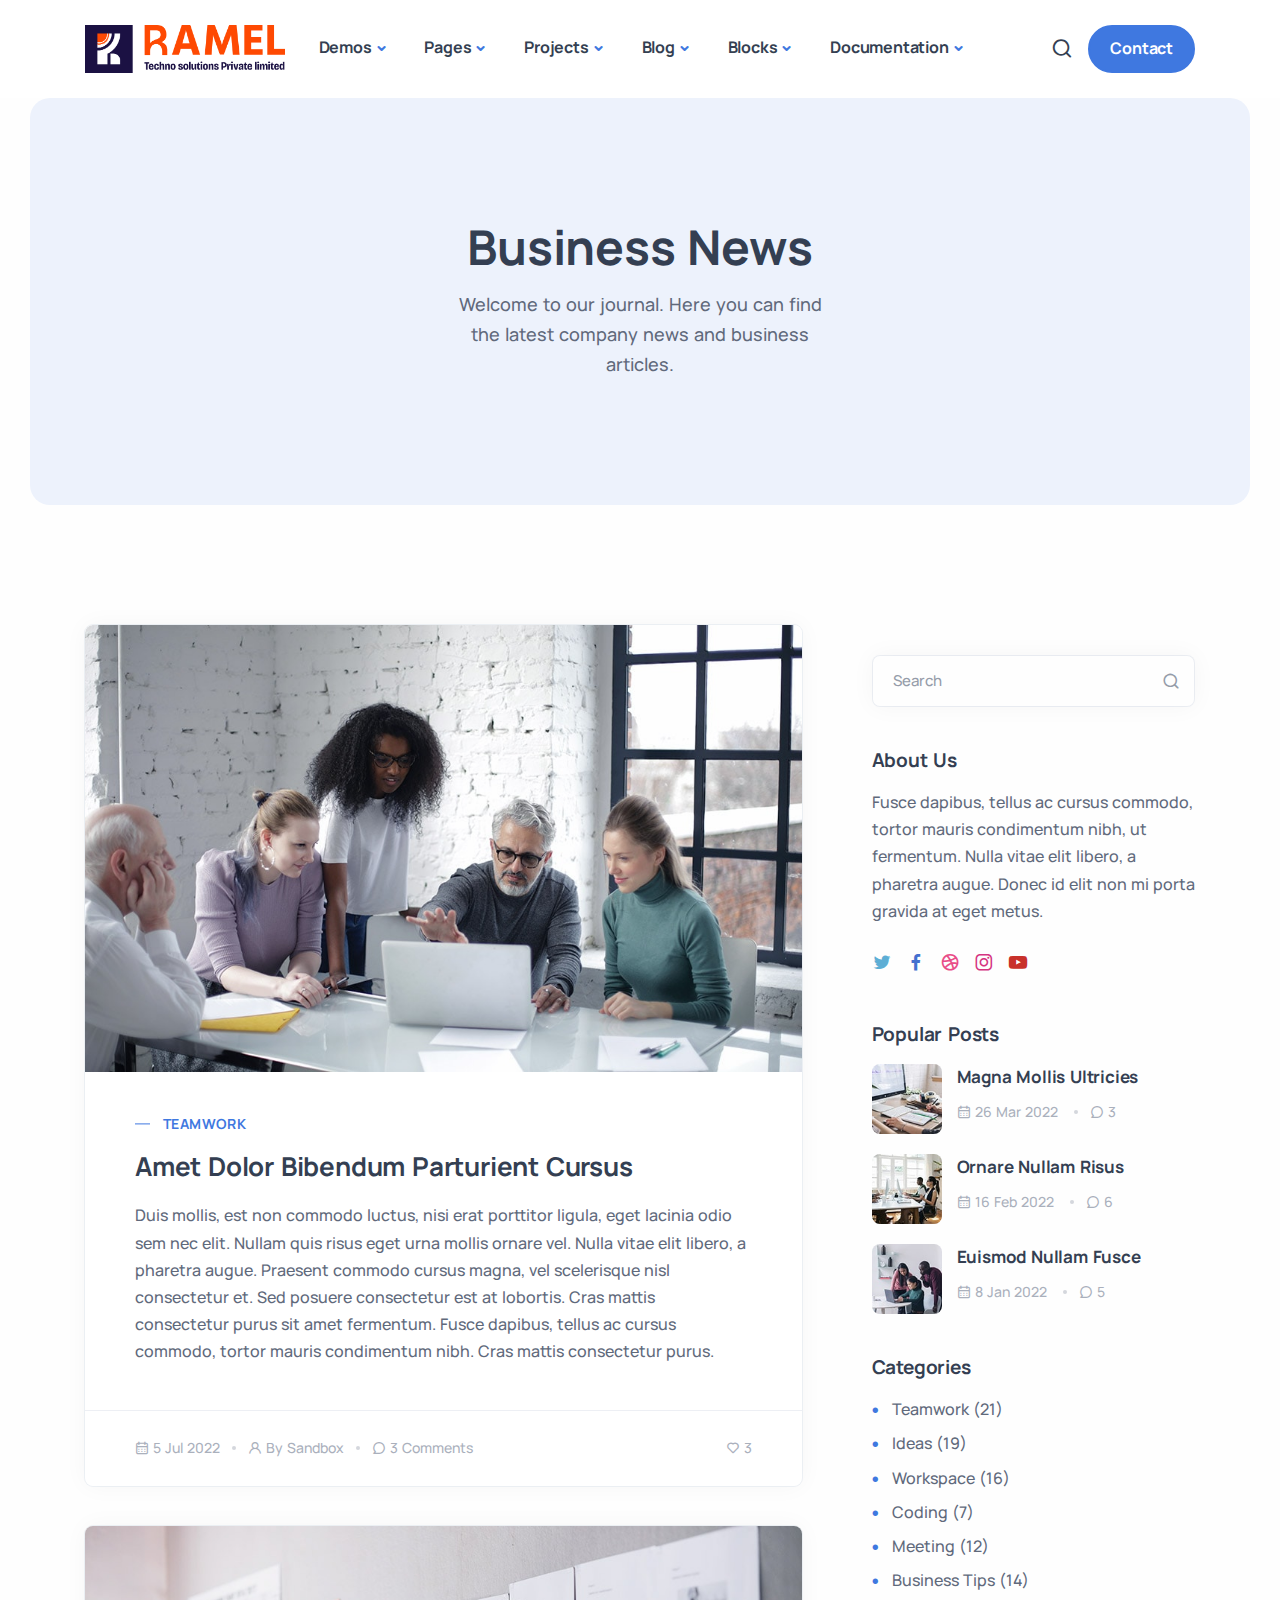
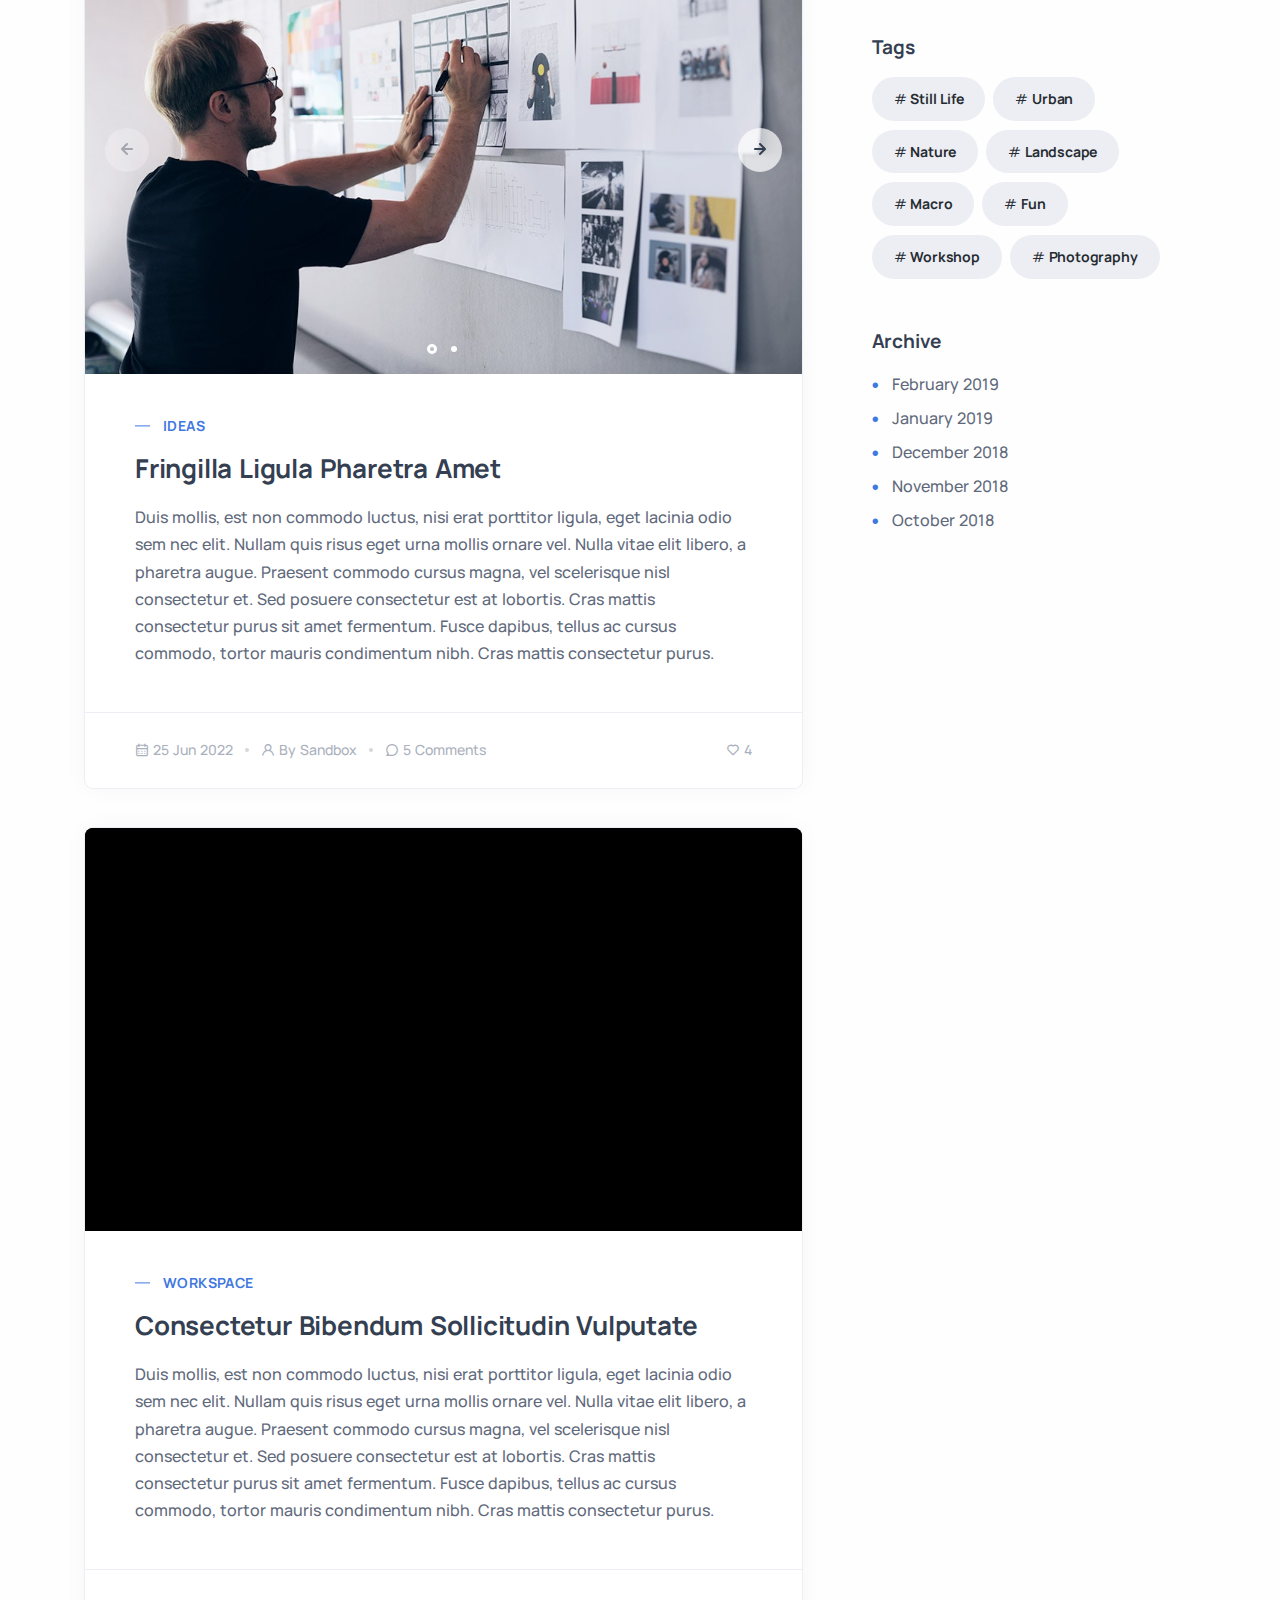
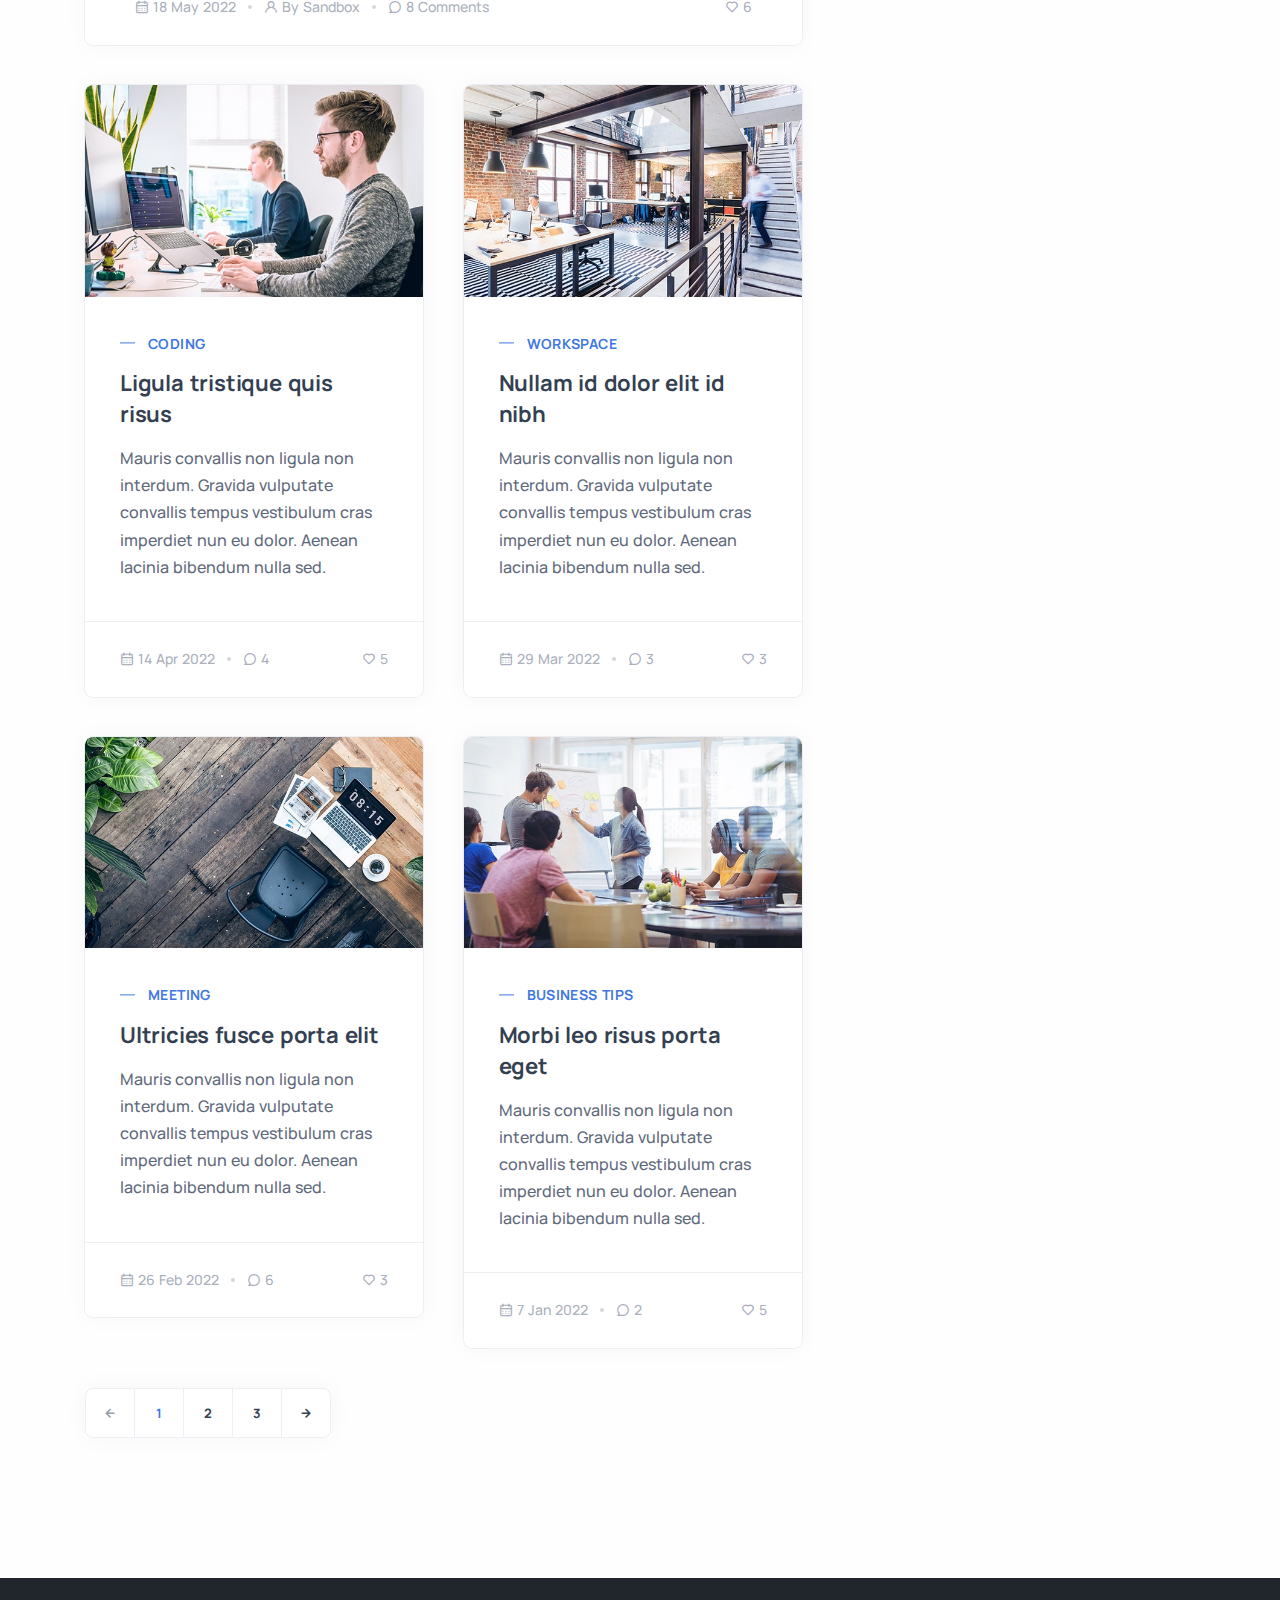
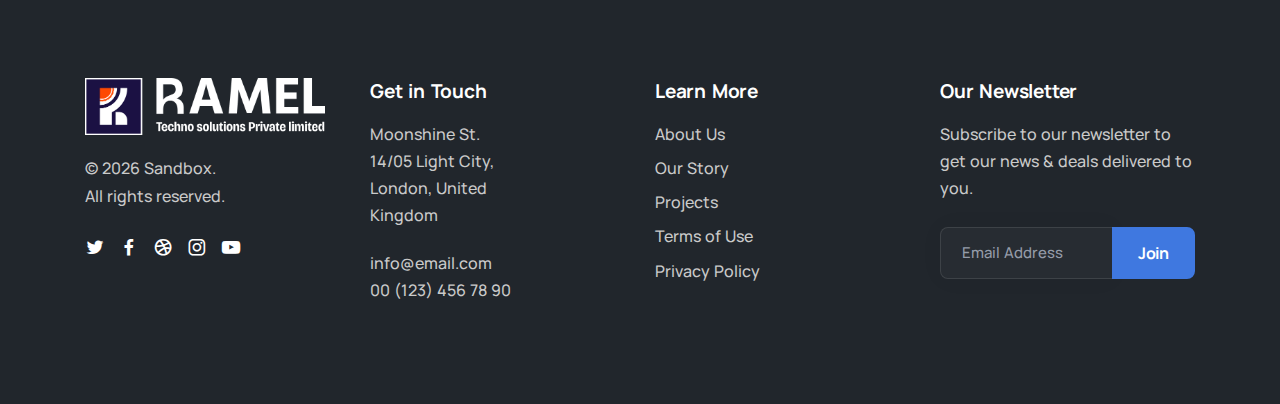
<file: blog2.html>
<!DOCTYPE html>
<html lang="en">

<head>
  <meta charset="utf-8">
  <meta name="viewport" content="width=device-width, initial-scale=1.0">
  <meta name="description" content="An impressive and flawless site template that includes various UI elements and countless features, attractive ready-made blocks and rich pages, basically everything you need to create a unique and professional website.">
  <meta name="keywords" content="bootstrap 5, business, corporate, creative, gulp, marketing, minimal, modern, multipurpose, one page, responsive, saas, sass, seo, startup, html5 template, site template">
  <meta name="author" content="elemis">
  <title>Sandbox - Modern & Multipurpose Bootstrap 5 Template</title>
  <link rel="shortcut icon" href="./assets/img/favicon.png">
  <link rel="stylesheet" href="./assets/css/plugins.css">
  <link rel="stylesheet" href="./assets/css/style.css">
</head>

<body>
  <div class="content-wrapper">
    <header class="wrapper bg-soft-primary">
      <nav class="navbar navbar-expand-lg center-nav navbar-light navbar-bg-light">
        <div class="container flex-lg-row flex-nowrap align-items-center">
          <div class="navbar-brand w-100">
            <a href="./index.html">
              <img src="./assets/img/logo.png" srcset="./assets/img/logo@2x.png 2x" alt="" />
            </a>
          </div>
          <div class="navbar-collapse offcanvas offcanvas-nav offcanvas-start">
            <div class="offcanvas-header d-lg-none">
              <h3 class="text-white fs-30 mb-0">Sandbox</h3>
              <button type="button" class="btn-close btn-close-white" data-bs-dismiss="offcanvas" aria-label="Close"></button>
            </div>
            <div class="offcanvas-body ms-lg-auto d-flex flex-column h-100">
              <ul class="navbar-nav">
                <li class="nav-item dropdown dropdown-mega">
                  <a class="nav-link dropdown-toggle" href="#" data-bs-toggle="dropdown">Demos</a>
                  <ul class="dropdown-menu mega-menu mega-menu-dark mega-menu-img">
                    <li class="mega-menu-content mega-menu-scroll">
                      <ul class="row row-cols-1 row-cols-lg-6 gx-0 gx-lg-4 gy-lg-2 list-unstyled">
                        <li class="col">
                          <a class="dropdown-item" href="./demo1.html">
                            <figure class="rounded lift d-none d-lg-block"><img src="./assets/img/demos/mi1.jpg" srcset="./assets/img/demos/mi1@2x.jpg 2x" alt=""></figure>
                            <span class="d-lg-none">Demo 1</span>
                          </a>
                        </li>
                        <li class="col">
                          <a class="dropdown-item" href="./demo2.html">
                            <figure class="rounded lift d-none d-lg-block"><img src="./assets/img/demos/mi2.jpg" srcset="./assets/img/demos/mi2@2x.jpg 2x" alt=""></figure>
                            <span class="d-lg-none">Demo 2</span>
                          </a>
                        </li>
                        <li class="col">
                          <a class="dropdown-item" href="./demo3.html">
                            <figure class="rounded lift d-none d-lg-block"><img src="./assets/img/demos/mi3.jpg" srcset="./assets/img/demos/mi3@2x.jpg 2x" alt=""></figure>
                            <span class="d-lg-none">Demo 3</span>
                          </a>
                        </li>
                        <li class="col">
                          <a class="dropdown-item" href="./demo4.html">
                            <figure class="rounded lift d-none d-lg-block"><img src="./assets/img/demos/mi4.jpg" srcset="./assets/img/demos/mi4@2x.jpg 2x" alt=""></figure>
                            <span class="d-lg-none">Demo 4</span>
                          </a>
                        </li>
                        <li class="col">
                          <a class="dropdown-item" href="./demo5.html">
                            <figure class="rounded lift d-none d-lg-block"><img src="./assets/img/demos/mi5.jpg" srcset="./assets/img/demos/mi5@2x.jpg 2x" alt=""></figure>
                            <span class="d-lg-none">Demo 5</span>
                          </a>
                        </li>
                        <li class="col">
                          <a class="dropdown-item" href="./demo6.html">
                            <figure class="rounded lift d-none d-lg-block"><img src="./assets/img/demos/mi6.jpg" srcset="./assets/img/demos/mi6@2x.jpg 2x" alt=""></figure>
                            <span class="d-lg-none">Demo 6</span>
                          </a>
                        </li>
                        <li class="col">
                          <a class="dropdown-item" href="./demo7.html">
                            <figure class="rounded lift d-none d-lg-block"><img src="./assets/img/demos/mi7.jpg" srcset="./assets/img/demos/mi7@2x.jpg 2x" alt=""></figure>
                            <span class="d-lg-none">Demo 7</span>
                          </a>
                        </li>
                        <li class="col">
                          <a class="dropdown-item" href="./demo8.html">
                            <figure class="rounded lift d-none d-lg-block"><img src="./assets/img/demos/mi8.jpg" srcset="./assets/img/demos/mi8@2x.jpg 2x" alt=""></figure>
                            <span class="d-lg-none">Demo 8</span>
                          </a>
                        </li>
                        <li class="col">
                          <a class="dropdown-item" href="./demo9.html">
                            <figure class="rounded lift d-none d-lg-block"><img src="./assets/img/demos/mi9.jpg" srcset="./assets/img/demos/mi9@2x.jpg 2x" alt=""></figure>
                            <span class="d-lg-none">Demo 9</span>
                          </a>
                        </li>
                        <li class="col">
                          <a class="dropdown-item" href="./demo10.html">
                            <figure class="rounded lift d-none d-lg-block"><img src="./assets/img/demos/mi10.jpg" srcset="./assets/img/demos/mi10@2x.jpg 2x" alt=""></figure>
                            <span class="d-lg-none">Demo 10</span>
                          </a>
                        </li>
                        <li class="col">
                          <a class="dropdown-item" href="./demo11.html">
                            <figure class="rounded lift d-none d-lg-block"><img src="./assets/img/demos/mi11.jpg" srcset="./assets/img/demos/mi11@2x.jpg 2x" alt=""></figure>
                            <span class="d-lg-none">Demo 11</span>
                          </a>
                        </li>
                        <li class="col">
                          <a class="dropdown-item" href="./demo12.html">
                            <figure class="rounded lift d-none d-lg-block"><img src="./assets/img/demos/mi12.jpg" srcset="./assets/img/demos/mi12@2x.jpg 2x" alt=""></figure>
                            <span class="d-lg-none">Demo 12</span>
                          </a>
                        </li>
                        <li class="col">
                          <a class="dropdown-item" href="./demo13.html">
                            <figure class="rounded lift d-none d-lg-block"><img src="./assets/img/demos/mi13.jpg" srcset="./assets/img/demos/mi13@2x.jpg 2x" alt=""></figure>
                            <span class="d-lg-none">Demo 13</span>
                          </a>
                        </li>
                        <li class="col">
                          <a class="dropdown-item" href="./demo14.html">
                            <figure class="rounded lift d-none d-lg-block"><img src="./assets/img/demos/mi14.jpg" srcset="./assets/img/demos/mi14@2x.jpg 2x" alt=""></figure>
                            <span class="d-lg-none">Demo 14</span>
                          </a>
                        </li>
                        <li class="col">
                          <a class="dropdown-item" href="./demo15.html">
                            <figure class="rounded lift d-none d-lg-block"><img src="./assets/img/demos/mi15.jpg" srcset="./assets/img/demos/mi15@2x.jpg 2x" alt=""></figure>
                            <span class="d-lg-none">Demo 15</span>
                          </a>
                        </li>
                        <li class="col">
                          <a class="dropdown-item" href="./demo16.html">
                            <figure class="rounded lift d-none d-lg-block"><img src="./assets/img/demos/mi16.jpg" srcset="./assets/img/demos/mi16@2x.jpg 2x" alt=""></figure>
                            <span class="d-lg-none">Demo 16</span>
                          </a>
                        </li>
                        <li class="col">
                          <a class="dropdown-item" href="./demo17.html">
                            <figure class="rounded lift d-none d-lg-block"><img src="./assets/img/demos/mi17.jpg" srcset="./assets/img/demos/mi17@2x.jpg 2x" alt=""></figure>
                            <span class="d-lg-none">Demo 17</span>
                          </a>
                        </li>
                        <li class="col">
                          <a class="dropdown-item" href="./demo18.html">
                            <figure class="rounded lift d-none d-lg-block"><img src="./assets/img/demos/mi18.jpg" srcset="./assets/img/demos/mi18@2x.jpg 2x" alt=""></figure>
                            <span class="d-lg-none">Demo 18</span>
                          </a>
                        </li>
                        <li class="col">
                          <a class="dropdown-item" href="./demo19.html">
                            <figure class="rounded lift d-none d-lg-block"><img src="./assets/img/demos/mi19.jpg" srcset="./assets/img/demos/mi19@2x.jpg 2x" alt=""></figure>
                            <span class="d-lg-none">Demo 19</span>
                          </a>
                        </li>
                        <li class="col">
                          <a class="dropdown-item" href="./demo20.html">
                            <figure class="rounded lift d-none d-lg-block"><img src="./assets/img/demos/mi20.jpg" srcset="./assets/img/demos/mi20@2x.jpg 2x" alt=""></figure>
                            <span class="d-lg-none">Demo 20</span>
                          </a>
                        </li>
                        <li class="col">
                          <a class="dropdown-item" href="./demo21.html">
                            <figure class="rounded lift d-none d-lg-block"><img src="./assets/img/demos/mi21.jpg" srcset="./assets/img/demos/mi21@2x.jpg 2x" alt=""></figure>
                            <span class="d-lg-none">Demo 21</span>
                          </a>
                        </li>
                        <li class="col">
                          <a class="dropdown-item" href="./demo22.html">
                            <figure class="rounded lift d-none d-lg-block"><img src="./assets/img/demos/mi22.jpg" srcset="./assets/img/demos/mi22@2x.jpg 2x" alt=""></figure>
                            <span class="d-lg-none">Demo 22</span>
                          </a>
                        </li>
                        <li class="col">
                          <a class="dropdown-item" href="./demo23.html">
                            <figure class="rounded lift d-none d-lg-block"><img src="./assets/img/demos/mi23.jpg" srcset="./assets/img/demos/mi23@2x.jpg 2x" alt=""></figure>
                            <span class="d-lg-none">Demo 23</span>
                          </a>
                        </li>
                        <li class="col">
                          <a class="dropdown-item" href="./demo24.html">
                            <figure class="rounded lift d-none d-lg-block"><img src="./assets/img/demos/mi24.jpg" srcset="./assets/img/demos/mi24@2x.jpg 2x" alt=""></figure>
                            <span class="d-lg-none">Demo 24</span>
                          </a>
                        </li>
                        <li class="col">
                          <a class="dropdown-item" href="./demo25.html">
                            <figure class="rounded lift d-none d-lg-block"><img src="./assets/img/demos/mi25.jpg" srcset="./assets/img/demos/mi25@2x.jpg 2x" alt=""></figure>
                            <span class="d-lg-none">Demo 25</span>
                          </a>
                        </li>
                        <li class="col">
                          <a class="dropdown-item" href="./demo26.html">
                            <figure class="rounded lift d-none d-lg-block"><img src="./assets/img/demos/mi26.jpg" srcset="./assets/img/demos/mi26@2x.jpg 2x" alt=""></figure>
                            <span class="d-lg-none">Demo 26</span>
                          </a>
                        </li>
                        <li class="col">
                          <a class="dropdown-item" href="./demo27.html">
                            <figure class="rounded lift d-none d-lg-block"><img src="./assets/img/demos/mi27.jpg" srcset="./assets/img/demos/mi27@2x.jpg 2x" alt=""></figure>
                            <span class="d-lg-none">Demo 27</span>
                          </a>
                        </li>
                        <li class="col">
                          <a class="dropdown-item" href="./demo28.html">
                            <figure class="rounded lift d-none d-lg-block"><img src="./assets/img/demos/mi28.jpg" srcset="./assets/img/demos/mi28@2x.jpg 2x" alt=""></figure>
                            <span class="d-lg-none">Demo 28</span>
                          </a>
                        </li>
                        <li class="col">
                          <a class="dropdown-item" href="./demo29.html">
                            <figure class="rounded lift d-none d-lg-block"><img src="./assets/img/demos/mi29.jpg" srcset="./assets/img/demos/mi29@2x.jpg 2x" alt=""></figure>
                            <span class="d-lg-none">Demo 29</span>
                          </a>
                        </li>
                        <li class="col">
                          <a class="dropdown-item" href="./demo30.html">
                            <figure class="rounded lift d-none d-lg-block"><img src="./assets/img/demos/mi30.jpg" srcset="./assets/img/demos/mi30@2x.jpg 2x" alt=""></figure>
                            <span class="d-lg-none">Demo 30</span>
                          </a>
                        </li>
                        <li class="col">
                          <a class="dropdown-item" href="./demo31.html">
                            <figure class="rounded lift d-none d-lg-block"><img src="./assets/img/demos/mi31.jpg" srcset="./assets/img/demos/mi31@2x.jpg 2x" alt=""></figure>
                            <span class="d-lg-none">Demo 31</span>
                          </a>
                        </li>
                        <li class="col">
                          <a class="dropdown-item" href="./demo32.html">
                            <figure class="rounded lift d-none d-lg-block"><img src="./assets/img/demos/mi32.jpg" srcset="./assets/img/demos/mi32@2x.jpg 2x" alt=""></figure>
                            <span class="d-lg-none">Demo 32</span>
                          </a>
                        </li>
                        <li class="col">
                          <a class="dropdown-item" href="./demo33.html">
                            <figure class="rounded lift d-none d-lg-block"><img src="./assets/img/demos/mi33.jpg" srcset="./assets/img/demos/mi33@2x.jpg 2x" alt=""></figure>
                            <span class="d-lg-none">Demo 33</span>
                          </a>
                        </li>
                        <li class="col">
                          <a class="dropdown-item" href="./demo34.html">
                            <figure class="rounded lift d-none d-lg-block"><img src="./assets/img/demos/mi34.jpg" srcset="./assets/img/demos/mi34@2x.jpg 2x" alt=""></figure>
                            <span class="d-lg-none">Demo 34</span>
                          </a>
                        </li>
                        <li class="col">
                          <a class="dropdown-item" href="./demo35.html">
                            <figure class="rounded lift d-none d-lg-block"><img src="./assets/img/demos/mi35.jpg" srcset="./assets/img/demos/mi35@2x.jpg 2x" alt=""></figure>
                            <span class="d-lg-none">Demo 35</span>
                          </a>
                        </li>
                        <li class="col">
                          <a class="dropdown-item" href="./demo36.html">
                            <figure class="rounded lift d-none d-lg-block"><img src="./assets/img/demos/mi36.jpg" srcset="./assets/img/demos/mi36@2x.jpg 2x" alt=""></figure>
                            <span class="d-lg-none">Demo 36</span>
                          </a>
                        </li>
                      </ul>
                      <!--/.row -->
                      <span class="d-none d-lg-flex"><i class="uil uil-direction"></i><strong>Scroll to view more</strong></span>
                    </li>
                    <!--/.mega-menu-content-->
                  </ul>
                  <!--/.dropdown-menu -->
                </li>
                <li class="nav-item dropdown">
                  <a class="nav-link dropdown-toggle" href="#" data-bs-toggle="dropdown">Pages</a>
                  <ul class="dropdown-menu">
                    <li class="dropdown dropdown-submenu dropend"><a class="dropdown-item dropdown-toggle" href="#" data-bs-toggle="dropdown">Services</a>
                      <ul class="dropdown-menu">
                        <li class="nav-item"><a class="dropdown-item" href="./services.html">Services I</a></li>
                        <li class="nav-item"><a class="dropdown-item" href="./services2.html">Services II</a></li>
                      </ul>
                    </li>
                    <li class="dropdown dropdown-submenu dropend"><a class="dropdown-item dropdown-toggle" href="#" data-bs-toggle="dropdown">About</a>
                      <ul class="dropdown-menu">
                        <li class="nav-item"><a class="dropdown-item" href="./about.html">About I</a></li>
                        <li class="nav-item"><a class="dropdown-item" href="./about2.html">About II</a></li>
                      </ul>
                    </li>
                    <li class="dropdown dropdown-submenu dropend"><a class="dropdown-item dropdown-toggle" href="#" data-bs-toggle="dropdown">Shop</a>
                      <ul class="dropdown-menu">
                        <li class="nav-item"><a class="dropdown-item" href="./shop.html">Shop I</a></li>
                        <li class="nav-item"><a class="dropdown-item" href="./shop2.html">Shop II</a></li>
                        <li class="nav-item"><a class="dropdown-item" href="./shop-product.html">Product Page</a></li>
                        <li class="nav-item"><a class="dropdown-item" href="./shop-cart.html">Shopping Cart</a></li>
                        <li class="nav-item"><a class="dropdown-item" href="./shop-checkout.html">Checkout</a></li>
                      </ul>
                    </li>
                    <li class="dropdown dropdown-submenu dropend"><a class="dropdown-item dropdown-toggle" href="#" data-bs-toggle="dropdown">Contact</a>
                      <ul class="dropdown-menu">
                        <li class="nav-item"><a class="dropdown-item" href="./contact.html">Contact I</a></li>
                        <li class="nav-item"><a class="dropdown-item" href="./contact2.html">Contact II</a></li>
                        <li class="nav-item"><a class="dropdown-item" href="./contact3.html">Contact III</a></li>
                      </ul>
                    </li>
                    <li class="dropdown dropdown-submenu dropend"><a class="dropdown-item dropdown-toggle" href="#" data-bs-toggle="dropdown">Career</a>
                      <ul class="dropdown-menu">
                        <li class="nav-item"><a class="dropdown-item" href="./career.html">Job Listing I</a></li>
                        <li class="nav-item"><a class="dropdown-item" href="./career2.html">Job Listing II</a></li>
                        <li class="nav-item"><a class="dropdown-item" href="./career-job.html">Job Description</a></li>
                      </ul>
                    </li>
                    <li class="dropdown dropdown-submenu dropend"><a class="dropdown-item dropdown-toggle" href="#" data-bs-toggle="dropdown">Utility</a>
                      <ul class="dropdown-menu">
                        <li class="nav-item"><a class="dropdown-item" href="./404.html">404 Not Found</a></li>
                        <li class="nav-item"><a class="dropdown-item" href="./page-loader.html">Page Loader</a></li>
                        <li class="nav-item"><a class="dropdown-item" href="./signin.html">Sign In I</a></li>
                        <li class="nav-item"><a class="dropdown-item" href="./signin2.html">Sign In II</a></li>
                        <li class="nav-item"><a class="dropdown-item" href="./signup.html">Sign Up I</a></li>
                        <li class="nav-item"><a class="dropdown-item" href="./signup2.html">Sign Up II</a></li>
                        <li class="nav-item"><a class="dropdown-item" href="./terms.html">Terms</a></li>
                      </ul>
                    </li>
                    <li class="nav-item"><a class="dropdown-item" href="./pricing.html">Pricing</a></li>
                    <li class="nav-item"><a class="dropdown-item" href="./onepage.html">One Page</a></li>
                  </ul>
                </li>
                <li class="nav-item dropdown">
                  <a class="nav-link dropdown-toggle" href="#" data-bs-toggle="dropdown">Projects</a>
                  <div class="dropdown-menu dropdown-lg">
                    <div class="dropdown-lg-content">
                      <div>
                        <h6 class="dropdown-header">Project Pages</h6>
                        <ul class="list-unstyled">
                          <li><a class="dropdown-item" href="./projects.html">Projects I</a></li>
                          <li><a class="dropdown-item" href="./projects2.html">Projects II</a></li>
                          <li><a class="dropdown-item" href="./projects3.html">Projects III</a></li>
                          <li><a class="dropdown-item" href="./projects4.html">Projects IV</a></li>
                        </ul>
                      </div>
                      <!-- /.column -->
                      <div>
                        <h6 class="dropdown-header">Single Projects</h6>
                        <ul class="list-unstyled">
                          <li><a class="dropdown-item" href="./single-project.html">Single Project I</a></li>
                          <li><a class="dropdown-item" href="./single-project2.html">Single Project II</a></li>
                          <li><a class="dropdown-item" href="./single-project3.html">Single Project III</a></li>
                          <li><a class="dropdown-item" href="./single-project4.html">Single Project IV</a></li>
                        </ul>
                      </div>
                      <!-- /.column -->
                    </div>
                    <!-- /auto-column -->
                  </div>
                </li>
                <li class="nav-item dropdown">
                  <a class="nav-link dropdown-toggle" href="#" data-bs-toggle="dropdown">Blog</a>
                  <ul class="dropdown-menu">
                    <li class="nav-item"><a class="dropdown-item" href="./blog.html">Blog without Sidebar</a></li>
                    <li class="nav-item"><a class="dropdown-item" href="./blog2.html">Blog with Sidebar</a></li>
                    <li class="nav-item"><a class="dropdown-item" href="./blog3.html">Blog with Left Sidebar</a></li>
                    <li class="dropdown dropdown-submenu dropend"><a class="dropdown-item dropdown-toggle" href="#" data-bs-toggle="dropdown">Blog Posts</a>
                      <ul class="dropdown-menu">
                        <li class="nav-item"><a class="dropdown-item" href="./blog-post.html">Post without Sidebar</a></li>
                        <li class="nav-item"><a class="dropdown-item" href="./blog-post2.html">Post with Sidebar</a></li>
                        <li class="nav-item"><a class="dropdown-item" href="./blog-post3.html">Post with Left Sidebar</a></li>
                      </ul>
                    </li>
                  </ul>
                </li>
                <li class="nav-item dropdown dropdown-mega">
                  <a class="nav-link dropdown-toggle" href="#" data-bs-toggle="dropdown">Blocks</a>
                  <ul class="dropdown-menu mega-menu mega-menu-dark mega-menu-img">
                    <li class="mega-menu-content">
                      <ul class="row row-cols-1 row-cols-lg-6 gx-0 gx-lg-6 gy-lg-4 list-unstyled">
                        <li class="col"><a class="dropdown-item" href="./docs/blocks/about.html">
                            <div class="rounded img-svg d-none d-lg-block p-4 mb-lg-2"><img class="rounded-0" src="./assets/img/demos/block1.svg" alt=""></div>
                            <span>About</span>
                          </a>
                        </li>
                        <li class="col"><a class="dropdown-item" href="./docs/blocks/blog.html">
                            <div class="rounded img-svg d-none d-lg-block p-4 mb-lg-2"><img class="rounded-0" src="./assets/img/demos/block2.svg" alt=""></div>
                            <span>Blog</span>
                          </a>
                        </li>
                        <li class="col"><a class="dropdown-item" href="./docs/blocks/call-to-action.html">
                            <div class="rounded img-svg d-none d-lg-block p-4 mb-lg-2"><img class="rounded-0" src="./assets/img/demos/block3.svg" alt=""></div>
                            <span>Call to Action</span>
                          </a>
                        </li>
                        <li class="col"><a class="dropdown-item" href="./docs/blocks/clients.html">
                            <div class="rounded img-svg d-none d-lg-block p-4 mb-lg-2"><img class="rounded-0" src="./assets/img/demos/block4.svg" alt=""></div>
                            <span>Clients</span>
                          </a>
                        </li>
                        <li class="col"><a class="dropdown-item" href="./docs/blocks/contact.html">
                            <div class="rounded img-svg d-none d-lg-block p-4 mb-lg-2"><img class="rounded-0" src="./assets/img/demos/block5.svg" alt=""></div>
                            <span>Contact</span>
                          </a>
                        </li>
                        <li class="col"><a class="dropdown-item" href="./docs/blocks/facts.html">
                            <div class="rounded img-svg d-none d-lg-block p-4 mb-lg-2"><img class="rounded-0" src="./assets/img/demos/block6.svg" alt=""></div>
                            <span>Facts</span>
                          </a>
                        </li>
                        <li class="col"><a class="dropdown-item" href="./docs/blocks/faq.html">
                            <div class="rounded img-svg d-none d-lg-block p-4 mb-lg-2"><img class="rounded-0" src="./assets/img/demos/block7.svg" alt=""></div>
                            <span>FAQ</span>
                          </a>
                        </li>
                        <li class="col"><a class="dropdown-item" href="./docs/blocks/features.html">
                            <div class="rounded img-svg d-none d-lg-block p-4 mb-lg-2"><img class="rounded-0" src="./assets/img/demos/block8.svg" alt=""></div>
                            <span>Features</span>
                          </a>
                        </li>
                        <li class="col"><a class="dropdown-item" href="./docs/blocks/footer.html">
                            <div class="rounded img-svg d-none d-lg-block p-4 mb-lg-2"><img class="rounded-0" src="./assets/img/demos/block9.svg" alt=""></div>
                            <span>Footer</span>
                          </a>
                        </li>
                        <li class="col"><a class="dropdown-item" href="./docs/blocks/hero.html">
                            <div class="rounded img-svg d-none d-lg-block p-4 mb-lg-2"><img class="rounded-0" src="./assets/img/demos/block10.svg" alt=""></div>
                            <span>Hero</span>
                          </a>
                        </li>
                        <li class="col"><a class="dropdown-item" href="./docs/blocks/misc.html">
                            <div class="rounded img-svg d-none d-lg-block p-4 mb-lg-2"><img class="rounded-0" src="./assets/img/demos/block17.svg" alt=""></div>
                            <span>Misc</span>
                          </a>
                        </li>
                        <li class="col"><a class="dropdown-item" href="./docs/blocks/navbar.html">
                            <div class="rounded img-svg d-none d-lg-block p-4 mb-lg-2"><img class="rounded-0" src="./assets/img/demos/block11.svg" alt=""></div>
                            <span>Navbar</span>
                          </a>
                        </li>
                        <li class="col"><a class="dropdown-item" href="./docs/blocks/portfolio.html">
                            <div class="rounded img-svg d-none d-lg-block p-4 mb-lg-2"><img class="rounded-0" src="./assets/img/demos/block12.svg" alt=""></div>
                            <span>Portfolio</span>
                          </a>
                        </li>
                        <li class="col"><a class="dropdown-item" href="./docs/blocks/pricing.html">
                            <div class="rounded img-svg d-none d-lg-block p-4 mb-lg-2"><img class="rounded-0" src="./assets/img/demos/block13.svg" alt=""></div>
                            <span>Pricing</span>
                          </a>
                        </li>
                        <li class="col"><a class="dropdown-item" href="./docs/blocks/process.html">
                            <div class="rounded img-svg d-none d-lg-block p-4 mb-lg-2"><img class="rounded-0" src="./assets/img/demos/block14.svg" alt=""></div>
                            <span>Process</span>
                          </a>
                        </li>
                        <li class="col"><a class="dropdown-item" href="./docs/blocks/team.html">
                            <div class="rounded img-svg d-none d-lg-block p-4 mb-lg-2"><img class="rounded-0" src="./assets/img/demos/block15.svg" alt=""></div>
                            <span>Team</span>
                          </a>
                        </li>
                        <li class="col"><a class="dropdown-item" href="./docs/blocks/testimonials.html">
                            <div class="rounded img-svg d-none d-lg-block p-4 mb-lg-2"><img class="rounded-0" src="./assets/img/demos/block16.svg" alt=""></div>
                            <span>Testimonials</span>
                          </a>
                        </li>
                      </ul>
                      <!--/.row -->
                    </li>
                    <!--/.mega-menu-content-->
                  </ul>
                  <!--/.dropdown-menu -->
                </li>
                <li class="nav-item dropdown dropdown-mega">
                  <a class="nav-link dropdown-toggle" href="#" data-bs-toggle="dropdown">Documentation</a>
                  <ul class="dropdown-menu mega-menu">
                    <li class="mega-menu-content">
                      <div class="row gx-0 gx-lg-3">
                        <div class="col-lg-4">
                          <h6 class="dropdown-header">Usage</h6>
                          <ul class="list-unstyled cc-2 pb-lg-1">
                            <li><a class="dropdown-item" href="./docs/index.html">Get Started</a></li>
                            <li><a class="dropdown-item" href="./docs/forms.html">Forms</a></li>
                            <li><a class="dropdown-item" href="./docs/faq.html">FAQ</a></li>
                            <li><a class="dropdown-item" href="./docs/changelog.html">Changelog</a></li>
                            <li><a class="dropdown-item" href="./docs/credits.html">Credits</a></li>
                          </ul>
                          <h6 class="dropdown-header mt-lg-6">Styleguide</h6>
                          <ul class="list-unstyled cc-2">
                            <li><a class="dropdown-item" href="./docs/styleguide/colors.html">Colors</a></li>
                            <li><a class="dropdown-item" href="./docs/styleguide/fonts.html">Fonts</a></li>
                            <li><a class="dropdown-item" href="./docs/styleguide/icons-svg.html">SVG Icons</a></li>
                            <li><a class="dropdown-item" href="./docs/styleguide/icons-font.html">Font Icons</a></li>
                            <li><a class="dropdown-item" href="./docs/styleguide/illustrations.html">Illustrations</a></li>
                            <li><a class="dropdown-item" href="./docs/styleguide/backgrounds.html">Backgrounds</a></li>
                            <li><a class="dropdown-item" href="./docs/styleguide/misc.html">Misc</a></li>
                          </ul>
                        </div>
                        <!--/column -->
                        <div class="col-lg-8">
                          <h6 class="dropdown-header">Elements</h6>
                          <ul class="list-unstyled cc-3">
                            <li><a class="dropdown-item" href="./docs/elements/accordion.html">Accordion</a></li>
                            <li><a class="dropdown-item" href="./docs/elements/alerts.html">Alerts</a></li>
                            <li><a class="dropdown-item" href="./docs/elements/animations.html">Animations</a></li>
                            <li><a class="dropdown-item" href="./docs/elements/avatars.html">Avatars</a></li>
                            <li><a class="dropdown-item" href="./docs/elements/background.html">Background</a></li>
                            <li><a class="dropdown-item" href="./docs/elements/badges.html">Badges</a></li>
                            <li><a class="dropdown-item" href="./docs/elements/buttons.html">Buttons</a></li>
                            <li><a class="dropdown-item" href="./docs/elements/card.html">Card</a></li>
                            <li><a class="dropdown-item" href="./docs/elements/carousel.html">Carousel</a></li>
                            <li><a class="dropdown-item" href="./docs/elements/dividers.html">Dividers</a></li>
                            <li><a class="dropdown-item" href="./docs/elements/form-elements.html">Form Elements</a></li>
                            <li><a class="dropdown-item" href="./docs/elements/image-hover.html">Image Hover</a></li>
                            <li><a class="dropdown-item" href="./docs/elements/image-mask.html">Image Mask</a></li>
                            <li><a class="dropdown-item" href="./docs/elements/lightbox.html">Lightbox</a></li>
                            <li><a class="dropdown-item" href="./docs/elements/player.html">Media Player</a></li>
                            <li><a class="dropdown-item" href="./docs/elements/modal.html">Modal</a></li>
                            <li><a class="dropdown-item" href="./docs/elements/pagination.html">Pagination</a></li>
                            <li><a class="dropdown-item" href="./docs/elements/progressbar.html">Progressbar</a></li>
                            <li><a class="dropdown-item" href="./docs/elements/shadows.html">Shadows</a></li>
                            <li><a class="dropdown-item" href="./docs/elements/shapes.html">Shapes</a></li>
                            <li><a class="dropdown-item" href="./docs/elements/tables.html">Tables</a></li>
                            <li><a class="dropdown-item" href="./docs/elements/tabs.html">Tabs</a></li>
                            <li><a class="dropdown-item" href="./docs/elements/text-animations.html">Text Animations</a></li>
                            <li><a class="dropdown-item" href="./docs/elements/text-highlight.html">Text Highlight</a></li>
                            <li><a class="dropdown-item" href="./docs/elements/tiles.html">Tiles</a></li>
                            <li><a class="dropdown-item" href="./docs/elements/tooltips-popovers.html">Tooltips & Popovers</a></li>
                            <li><a class="dropdown-item" href="./docs/elements/typography.html">Typography</a></li>
                          </ul>
                        </div>
                        <!--/column -->
                      </div>
                      <!--/.row -->
                    </li>
                    <!--/.mega-menu-content-->
                  </ul>
                  <!--/.dropdown-menu -->
                </li>
              </ul>
              <!-- /.navbar-nav -->
              <div class="offcanvas-footer d-lg-none">
                <div>
                  <a href="mailto:first.last@email.com" class="link-inverse">info@email.com</a>
                  <br /> 00 (123) 456 78 90 <br />
                  <nav class="nav social social-white mt-4">
                    <a href="#"><i class="uil uil-twitter"></i></a>
                    <a href="#"><i class="uil uil-facebook-f"></i></a>
                    <a href="#"><i class="uil uil-dribbble"></i></a>
                    <a href="#"><i class="uil uil-instagram"></i></a>
                    <a href="#"><i class="uil uil-youtube"></i></a>
                  </nav>
                  <!-- /.social -->
                </div>
              </div>
              <!-- /.offcanvas-footer -->
            </div>
            <!-- /.offcanvas-body -->
          </div>
          <!-- /.navbar-collapse -->
          <div class="navbar-other w-100 d-flex ms-auto">
            <ul class="navbar-nav flex-row align-items-center ms-auto">
              <li class="nav-item"><a class="nav-link" data-bs-toggle="offcanvas" data-bs-target="#offcanvas-search"><i class="uil uil-search"></i></a></li>
              <li class="nav-item d-none d-md-block">
                <a href="./contact.html" class="btn btn-sm btn-primary rounded-pill">Contact</a>
              </li>
              <li class="nav-item d-lg-none">
                <button class="hamburger offcanvas-nav-btn"><span></span></button>
              </li>
            </ul>
            <!-- /.navbar-nav -->
          </div>
          <!-- /.navbar-other -->
        </div>
        <!-- /.container -->
      </nav>
      <!-- /.navbar -->
      <div class="offcanvas offcanvas-top bg-light" id="offcanvas-search" data-bs-scroll="true">
        <div class="container d-flex flex-row py-6">
          <form class="search-form w-100">
            <input id="search-form" type="text" class="form-control" placeholder="Type keyword and hit enter">
          </form>
          <!-- /.search-form -->
          <button type="button" class="btn-close" data-bs-dismiss="offcanvas" aria-label="Close"></button>
        </div>
        <!-- /.container -->
      </div>
      <!-- /.offcanvas -->
    </header>
    <!-- /header -->
    <section class="section-frame overflow-hidden">
      <div class="wrapper bg-soft-primary">
        <div class="container py-12 py-md-16 text-center">
          <div class="row">
            <div class="col-md-7 col-lg-6 col-xl-5 mx-auto">
              <h1 class="display-1 mb-3">Business News</h1>
              <p class="lead px-lg-5 px-xxl-8 mb-1">Welcome to our journal. Here you can find the latest company news and business articles.</p>
            </div>
            <!-- /column -->
          </div>
          <!-- /.row -->
        </div>
        <!-- /.container -->
      </div>
      <!-- /.wrapper -->
    </section>
    <!-- /section -->
    <section class="wrapper bg-light">
      <div class="container py-14 py-md-16">
        <div class="row gx-lg-8 gx-xl-12">
          <div class="col-lg-8">
            <div class="blog classic-view">
              <article class="post">
                <div class="card">
                  <figure class="card-img-top overlay overlay-1 hover-scale"><a href="./blog-post.html"><img src="./assets/img/photos/b1.jpg" alt="" /></a>
                    <figcaption>
                      <h5 class="from-top mb-0">Read More</h5>
                    </figcaption>
                  </figure>
                  <div class="card-body">
                    <div class="post-header">
                      <div class="post-category text-line">
                        <a href="#" class="hover" rel="category">Teamwork</a>
                      </div>
                      <!-- /.post-category -->
                      <h2 class="post-title mt-1 mb-0"><a class="link-dark" href="./blog-post.html">Amet Dolor Bibendum Parturient Cursus</a></h2>
                    </div>
                    <!-- /.post-header -->
                    <div class="post-content">
                      <p>Duis mollis, est non commodo luctus, nisi erat porttitor ligula, eget lacinia odio sem nec elit. Nullam quis risus eget urna mollis ornare vel. Nulla vitae elit libero, a pharetra augue. Praesent commodo cursus magna, vel scelerisque nisl consectetur et. Sed posuere consectetur est at lobortis. Cras mattis consectetur purus sit amet fermentum. Fusce dapibus, tellus ac cursus commodo, tortor mauris condimentum nibh. Cras mattis consectetur purus.</p>
                    </div>
                    <!-- /.post-content -->
                  </div>
                  <!--/.card-body -->
                  <div class="card-footer">
                    <ul class="post-meta d-flex mb-0">
                      <li class="post-date"><i class="uil uil-calendar-alt"></i><span>5 Jul 2022</span></li>
                      <li class="post-author"><a href="#"><i class="uil uil-user"></i><span>By Sandbox</span></a></li>
                      <li class="post-comments"><a href="#"><i class="uil uil-comment"></i>3<span> Comments</span></a></li>
                      <li class="post-likes ms-auto"><a href="#"><i class="uil uil-heart-alt"></i>3</a></li>
                    </ul>
                    <!-- /.post-meta -->
                  </div>
                  <!-- /.card-footer -->
                </div>
                <!-- /.card -->
              </article>
              <!-- /.post -->
              <article class="post">
                <div class="card">
                  <div class="post-slider card-img-top">
                    <div class="swiper-container dots-over" data-margin="5" data-nav="true" data-dots="true">
                      <div class="swiper">
                        <div class="swiper-wrapper">
                          <div class="swiper-slide"><img src="./assets/img/photos/b2.jpg" alt="" /></div>
                          <div class="swiper-slide"><img src="./assets/img/photos/b3.jpg" alt="" /></div>
                        </div>
                        <!--/.swiper-wrapper -->
                      </div>
                      <!-- /.swiper -->
                    </div>
                    <!-- /.swiper-container -->
                  </div>
                  <!-- /.post-slider -->
                  <div class="card-body">
                    <div class="post-header">
                      <div class="post-category text-line">
                        <a href="#" class="hover" rel="category">Ideas</a>
                      </div>
                      <!-- /.post-category -->
                      <h2 class="post-title mt-1 mb-0"><a class="link-dark" href="./blog-post.html">Fringilla Ligula Pharetra Amet</a></h2>
                    </div>
                    <!-- /.post-header -->
                    <div class="post-content">
                      <p>Duis mollis, est non commodo luctus, nisi erat porttitor ligula, eget lacinia odio sem nec elit. Nullam quis risus eget urna mollis ornare vel. Nulla vitae elit libero, a pharetra augue. Praesent commodo cursus magna, vel scelerisque nisl consectetur et. Sed posuere consectetur est at lobortis. Cras mattis consectetur purus sit amet fermentum. Fusce dapibus, tellus ac cursus commodo, tortor mauris condimentum nibh. Cras mattis consectetur purus.</p>
                    </div>
                    <!-- /.post-content -->
                  </div>
                  <!--/.card-body -->
                  <div class="card-footer">
                    <ul class="post-meta d-flex mb-0">
                      <li class="post-date"><i class="uil uil-calendar-alt"></i><span>25 Jun 2022</span></li>
                      <li class="post-author"><a href="#"><i class="uil uil-user"></i><span>By Sandbox</span></a></li>
                      <li class="post-comments"><a href="#"><i class="uil uil-comment"></i>5<span> Comments</span></a></li>
                      <li class="post-likes ms-auto"><a href="#"><i class="uil uil-heart-alt"></i>4</a></li>
                    </ul>
                    <!-- /.post-meta -->
                  </div>
                  <!-- /.card-footer -->
                </div>
                <!-- /.card -->
              </article>
              <!-- /.post -->
              <article class="post">
                <div class="card">
                  <div class="card-img-top">
                    <div class="player" data-plyr-provider="youtube" data-plyr-embed-id="j_Y2Gwaj7Gs"></div>
                  </div>
                  <div class="card-body">
                    <div class="post-header">
                      <div class="post-category text-line">
                        <a href="#" class="hover" rel="category">Workspace</a>
                      </div>
                      <!-- /.post-category -->
                      <h2 class="post-title mt-1 mb-0"><a class="link-dark" href="./blog-post.html">Consectetur Bibendum Sollicitudin Vulputate</a></h2>
                    </div>
                    <!-- /.post-header -->
                    <div class="post-content">
                      <p>Duis mollis, est non commodo luctus, nisi erat porttitor ligula, eget lacinia odio sem nec elit. Nullam quis risus eget urna mollis ornare vel. Nulla vitae elit libero, a pharetra augue. Praesent commodo cursus magna, vel scelerisque nisl consectetur et. Sed posuere consectetur est at lobortis. Cras mattis consectetur purus sit amet fermentum. Fusce dapibus, tellus ac cursus commodo, tortor mauris condimentum nibh. Cras mattis consectetur purus.</p>
                    </div>
                    <!-- /.post-content -->
                  </div>
                  <!--/.card-body -->
                  <div class="card-footer">
                    <ul class="post-meta d-flex mb-0">
                      <li class="post-date"><i class="uil uil-calendar-alt"></i><span>18 May 2022</span></li>
                      <li class="post-author"><a href="#"><i class="uil uil-user"></i><span>By Sandbox</span></a></li>
                      <li class="post-comments"><a href="#"><i class="uil uil-comment"></i>8<span> Comments</span></a></li>
                      <li class="post-likes ms-auto"><a href="#"><i class="uil uil-heart-alt"></i>6</a></li>
                    </ul>
                    <!-- /.post-meta -->
                  </div>
                  <!-- /.card-footer -->
                </div>
                <!-- /.card -->
              </article>
              <!-- /.post -->
            </div>
            <!-- /.blog -->
            <div class="blog grid grid-view">
              <div class="row isotope gx-md-8 gy-8 mb-8">
                <article class="item post col-md-6">
                  <div class="card">
                    <figure class="card-img-top overlay overlay-1 hover-scale"><a href="#"> <img src="./assets/img/photos/b4.jpg" alt="" /></a>
                      <figcaption>
                        <h5 class="from-top mb-0">Read More</h5>
                      </figcaption>
                    </figure>
                    <div class="card-body">
                      <div class="post-header">
                        <div class="post-category text-line">
                          <a href="#" class="hover" rel="category">Coding</a>
                        </div>
                        <!-- /.post-category -->
                        <h2 class="post-title h3 mt-1 mb-3"><a class="link-dark" href="./blog-post.html">Ligula tristique quis risus</a></h2>
                      </div>
                      <!-- /.post-header -->
                      <div class="post-content">
                        <p>Mauris convallis non ligula non interdum. Gravida vulputate convallis tempus vestibulum cras imperdiet nun eu dolor. Aenean lacinia bibendum nulla sed.</p>
                      </div>
                      <!-- /.post-content -->
                    </div>
                    <!--/.card-body -->
                    <div class="card-footer">
                      <ul class="post-meta d-flex mb-0">
                        <li class="post-date"><i class="uil uil-calendar-alt"></i><span>14 Apr 2022</span></li>
                        <li class="post-comments"><a href="#"><i class="uil uil-comment"></i>4</a></li>
                        <li class="post-likes ms-auto"><a href="#"><i class="uil uil-heart-alt"></i>5</a></li>
                      </ul>
                      <!-- /.post-meta -->
                    </div>
                    <!-- /.card-footer -->
                  </div>
                  <!-- /.card -->
                </article>
                <!-- /.post -->
                <article class="item post col-md-6">
                  <div class="card">
                    <figure class="card-img-top overlay overlay-1 hover-scale"><a href="#"> <img src="./assets/img/photos/b5.jpg" alt="" /></a>
                      <figcaption>
                        <h5 class="from-top mb-0">Read More</h5>
                      </figcaption>
                    </figure>
                    <div class="card-body">
                      <div class="post-header">
                        <div class="post-category text-line">
                          <a href="#" class="hover" rel="category">Workspace</a>
                        </div>
                        <!-- /.post-category -->
                        <h2 class="post-title h3 mt-1 mb-3"><a class="link-dark" href="./blog-post.html">Nullam id dolor elit id nibh</a></h2>
                      </div>
                      <!-- /.post-header -->
                      <div class="post-content">
                        <p>Mauris convallis non ligula non interdum. Gravida vulputate convallis tempus vestibulum cras imperdiet nun eu dolor. Aenean lacinia bibendum nulla sed.</p>
                      </div>
                      <!-- /.post-content -->
                    </div>
                    <!--/.card-body -->
                    <div class="card-footer">
                      <ul class="post-meta d-flex mb-0">
                        <li class="post-date"><i class="uil uil-calendar-alt"></i><span>29 Mar 2022</span></li>
                        <li class="post-comments"><a href="#"><i class="uil uil-comment"></i>3</a></li>
                        <li class="post-likes ms-auto"><a href="#"><i class="uil uil-heart-alt"></i>3</a></li>
                      </ul>
                      <!-- /.post-meta -->
                    </div>
                    <!-- /.card-footer -->
                  </div>
                  <!-- /.card -->
                </article>
                <!-- /.post -->
                <article class="item post col-md-6">
                  <div class="card">
                    <figure class="card-img-top overlay overlay-1 hover-scale"><a href="#"> <img src="./assets/img/photos/b6.jpg" alt="" /></a>
                      <figcaption>
                        <h5 class="from-top mb-0">Read More</h5>
                      </figcaption>
                    </figure>
                    <div class="card-body">
                      <div class="post-header">
                        <div class="post-category text-line">
                          <a href="#" class="hover" rel="category">Meeting</a>
                        </div>
                        <!-- /.post-category -->
                        <h2 class="post-title h3 mt-1 mb-3"><a class="link-dark" href="./blog-post.html">Ultricies fusce porta elit</a></h2>
                      </div>
                      <!-- /.post-header -->
                      <div class="post-content">
                        <p>Mauris convallis non ligula non interdum. Gravida vulputate convallis tempus vestibulum cras imperdiet nun eu dolor. Aenean lacinia bibendum nulla sed.</p>
                      </div>
                      <!-- /.post-content -->
                    </div>
                    <!--/.card-body -->
                    <div class="card-footer">
                      <ul class="post-meta d-flex mb-0">
                        <li class="post-date"><i class="uil uil-calendar-alt"></i><span>26 Feb 2022</span></li>
                        <li class="post-comments"><a href="#"><i class="uil uil-comment"></i>6</a></li>
                        <li class="post-likes ms-auto"><a href="#"><i class="uil uil-heart-alt"></i>3</a></li>
                      </ul>
                      <!-- /.post-meta -->
                    </div>
                    <!-- /.card-footer -->
                  </div>
                  <!-- /.card -->
                </article>
                <!-- /.post -->
                <article class="item post col-md-6">
                  <div class="card">
                    <figure class="card-img-top overlay overlay-1 hover-scale"><a href="#"> <img src="./assets/img/photos/b7.jpg" alt="" /></a>
                      <figcaption>
                        <h5 class="from-top mb-0">Read More</h5>
                      </figcaption>
                    </figure>
                    <div class="card-body">
                      <div class="post-header">
                        <div class="post-category text-line">
                          <a href="#" class="hover" rel="category">Business Tips</a>
                        </div>
                        <!-- /.post-category -->
                        <h2 class="post-title h3 mt-1 mb-3"><a class="link-dark" href="./blog-post.html">Morbi leo risus porta eget</a></h2>
                      </div>
                      <div class="post-content">
                        <p>Mauris convallis non ligula non interdum. Gravida vulputate convallis tempus vestibulum cras imperdiet nun eu dolor. Aenean lacinia bibendum nulla sed.</p>
                      </div>
                      <!-- /.post-content -->
                    </div>
                    <!--/.card-body -->
                    <div class="card-footer">
                      <ul class="post-meta d-flex mb-0">
                        <li class="post-date"><i class="uil uil-calendar-alt"></i><span>7 Jan 2022</span></li>
                        <li class="post-comments"><a href="#"><i class="uil uil-comment"></i>2</a></li>
                        <li class="post-likes ms-auto"><a href="#"><i class="uil uil-heart-alt"></i>5</a></li>
                      </ul>
                      <!-- /.post-meta -->
                    </div>
                    <!-- /.card-footer -->
                  </div>
                  <!-- /.card -->
                </article>
                <!-- /.post -->
              </div>
              <!-- /.row -->
            </div>
            <!-- /.blog -->
            <nav class="d-flex" aria-label="pagination">
              <ul class="pagination">
                <li class="page-item disabled">
                  <a class="page-link" href="#" aria-label="Previous">
                    <span aria-hidden="true"><i class="uil uil-arrow-left"></i></span>
                  </a>
                </li>
                <li class="page-item active"><a class="page-link" href="#">1</a></li>
                <li class="page-item"><a class="page-link" href="#">2</a></li>
                <li class="page-item"><a class="page-link" href="#">3</a></li>
                <li class="page-item">
                  <a class="page-link" href="#" aria-label="Next">
                    <span aria-hidden="true"><i class="uil uil-arrow-right"></i></span>
                  </a>
                </li>
              </ul>
              <!-- /.pagination -->
            </nav>
            <!-- /nav -->
          </div>
          <!-- /column -->
          <aside class="col-lg-4 sidebar mt-8 mt-lg-6">
            <div class="widget">
              <form class="search-form">
                <div class="form-floating mb-0">
                  <input id="search-form" type="text" class="form-control" placeholder="Search">
                  <label for="search-form">Search</label>
                </div>
              </form>
              <!-- /.search-form -->
            </div>
            <!-- /.widget -->
            <div class="widget">
              <h4 class="widget-title mb-3">About Us</h4>
              <p>Fusce dapibus, tellus ac cursus commodo, tortor mauris condimentum nibh, ut fermentum. Nulla vitae elit libero, a pharetra augue. Donec id elit non mi porta gravida at eget metus.</p>
              <nav class="nav social">
                <a href="#"><i class="uil uil-twitter"></i></a>
                <a href="#"><i class="uil uil-facebook-f"></i></a>
                <a href="#"><i class="uil uil-dribbble"></i></a>
                <a href="#"><i class="uil uil-instagram"></i></a>
                <a href="#"><i class="uil uil-youtube"></i></a>
              </nav>
              <!-- /.social -->
            </div>
            <!-- /.widget -->
            <div class="widget">
              <h4 class="widget-title mb-3">Popular Posts</h4>
              <ul class="image-list">
                <li>
                  <figure class="rounded"><a href="./blog-post.html"><img src="./assets/img/photos/a1.jpg" alt="" /></a></figure>
                  <div class="post-content">
                    <h6 class="mb-2"> <a class="link-dark" href="./blog-post.html">Magna Mollis Ultricies</a> </h6>
                    <ul class="post-meta">
                      <li class="post-date"><i class="uil uil-calendar-alt"></i><span>26 Mar 2022</span></li>
                      <li class="post-comments"><a href="#"><i class="uil uil-comment"></i>3</a></li>
                    </ul>
                    <!-- /.post-meta -->
                  </div>
                </li>
                <li>
                  <figure class="rounded"> <a href="./blog-post.html"><img src="./assets/img/photos/a2.jpg" alt="" /></a></figure>
                  <div class="post-content">
                    <h6 class="mb-2"> <a class="link-dark" href="./blog-post.html">Ornare Nullam Risus</a> </h6>
                    <ul class="post-meta">
                      <li class="post-date"><i class="uil uil-calendar-alt"></i><span>16 Feb 2022</span></li>
                      <li class="post-comments"><a href="#"><i class="uil uil-comment"></i>6</a></li>
                    </ul>
                    <!-- /.post-meta -->
                  </div>
                </li>
                <li>
                  <figure class="rounded"><a href="./blog-post.html"><img src="./assets/img/photos/a3.jpg" alt="" /></a></figure>
                  <div class="post-content">
                    <h6 class="mb-2"> <a class="link-dark" href="./blog-post.html">Euismod Nullam Fusce</a> </h6>
                    <ul class="post-meta">
                      <li class="post-date"><i class="uil uil-calendar-alt"></i><span>8 Jan 2022</span></li>
                      <li class="post-comments"><a href="#"><i class="uil uil-comment"></i>5</a></li>
                    </ul>
                    <!-- /.post-meta -->
                  </div>
                </li>
              </ul>
              <!-- /.image-list -->
            </div>
            <!-- /.widget -->
            <div class="widget">
              <h4 class="widget-title mb-3">Categories</h4>
              <ul class="unordered-list bullet-primary text-reset">
                <li><a href="#">Teamwork (21)</a></li>
                <li><a href="#">Ideas (19)</a></li>
                <li><a href="#">Workspace (16)</a></li>
                <li><a href="#">Coding (7)</a></li>
                <li><a href="#">Meeting (12)</a></li>
                <li><a href="#">Business Tips (14)</a></li>
              </ul>
            </div>
            <!-- /.widget -->
            <div class="widget">
              <h4 class="widget-title mb-3">Tags</h4>
              <ul class="list-unstyled tag-list">
                <li><a href="#" class="btn btn-soft-ash btn-sm rounded-pill">Still Life</a></li>
                <li><a href="#" class="btn btn-soft-ash btn-sm rounded-pill">Urban</a></li>
                <li><a href="#" class="btn btn-soft-ash btn-sm rounded-pill">Nature</a></li>
                <li><a href="#" class="btn btn-soft-ash btn-sm rounded-pill">Landscape</a></li>
                <li><a href="#" class="btn btn-soft-ash btn-sm rounded-pill">Macro</a></li>
                <li><a href="#" class="btn btn-soft-ash btn-sm rounded-pill">Fun</a></li>
                <li><a href="#" class="btn btn-soft-ash btn-sm rounded-pill">Workshop</a></li>
                <li><a href="#" class="btn btn-soft-ash btn-sm rounded-pill">Photography</a></li>
              </ul>
            </div>
            <!-- /.widget -->
            <div class="widget">
              <h4 class="widget-title mb-3">Archive</h4>
              <ul class="unordered-list bullet-primary text-reset">
                <li><a href="#">February 2019</a></li>
                <li><a href="#">January 2019</a></li>
                <li><a href="#">December 2018</a></li>
                <li><a href="#">November 2018</a></li>
                <li><a href="#">October 2018</a></li>
              </ul>
            </div>
            <!-- /.widget -->
          </aside>
          <!-- /column .sidebar -->
        </div>
        <!-- /.row -->
      </div>
      <!-- /.container -->
    </section>
    <!-- /section -->
  </div>
  <!-- /.content-wrapper -->
  <footer class="bg-dark text-inverse">
    <div class="container py-13 py-md-15">
      <div class="row gy-6 gy-lg-0">
        <div class="col-md-4 col-lg-3">
          <div class="widget">
            <img class="mb-4" src="./assets/img/logo-light.png" srcset="./assets/img/logo-light@2x.png 2x" alt="" />
            <p class="mb-4">© <script>
                document.write(new Date().getUTCFullYear());
              </script> Sandbox. <br class="d-none d-lg-block" />All rights reserved.</p>
            <nav class="nav social social-white">
              <a href="#"><i class="uil uil-twitter"></i></a>
              <a href="#"><i class="uil uil-facebook-f"></i></a>
              <a href="#"><i class="uil uil-dribbble"></i></a>
              <a href="#"><i class="uil uil-instagram"></i></a>
              <a href="#"><i class="uil uil-youtube"></i></a>
            </nav>
            <!-- /.social -->
          </div>
          <!-- /.widget -->
        </div>
        <!-- /column -->
        <div class="col-md-4 col-lg-3">
          <div class="widget">
            <h4 class="widget-title text-white mb-3">Get in Touch</h4>
            <address class="pe-xl-15 pe-xxl-17">Moonshine St. 14/05 Light City, London, United Kingdom</address>
            <a href="mailto:#">info@email.com</a><br /> 00 (123) 456 78 90
          </div>
          <!-- /.widget -->
        </div>
        <!-- /column -->
        <div class="col-md-4 col-lg-3">
          <div class="widget">
            <h4 class="widget-title text-white mb-3">Learn More</h4>
            <ul class="list-unstyled  mb-0">
              <li><a href="#">About Us</a></li>
              <li><a href="#">Our Story</a></li>
              <li><a href="#">Projects</a></li>
              <li><a href="#">Terms of Use</a></li>
              <li><a href="#">Privacy Policy</a></li>
            </ul>
          </div>
          <!-- /.widget -->
        </div>
        <!-- /column -->
        <div class="col-md-12 col-lg-3">
          <div class="widget">
            <h4 class="widget-title text-white mb-3">Our Newsletter</h4>
            <p class="mb-5">Subscribe to our newsletter to get our news & deals delivered to you.</p>
            <div class="newsletter-wrapper">
              <!-- Begin Mailchimp Signup Form -->
              <div id="mc_embed_signup2">
                <form action="https://elemisfreebies.us20.list-manage.com/subscribe/post?u=aa4947f70a475ce162057838d&amp;id=b49ef47a9a" method="post" id="mc-embedded-subscribe-form2" name="mc-embedded-subscribe-form" class="validate dark-fields" target="_blank" novalidate>
                  <div id="mc_embed_signup_scroll2">
                    <div class="mc-field-group input-group form-floating">
                      <input type="email" value="" name="EMAIL" class="required email form-control" placeholder="Email Address" id="mce-EMAIL2">
                      <label for="mce-EMAIL2">Email Address</label>
                      <input type="submit" value="Join" name="subscribe" id="mc-embedded-subscribe2" class="btn btn-primary ">
                    </div>
                    <div id="mce-responses2" class="clear">
                      <div class="response" id="mce-error-response2" style="display:none"></div>
                      <div class="response" id="mce-success-response2" style="display:none"></div>
                    </div> <!-- real people should not fill this in and expect good things - do not remove this or risk form bot signups-->
                    <div style="position: absolute; left: -5000px;" aria-hidden="true"><input type="text" name="b_ddc180777a163e0f9f66ee014_4b1bcfa0bc" tabindex="-1" value=""></div>
                    <div class="clear"></div>
                  </div>
                </form>
              </div>
              <!--End mc_embed_signup-->
            </div>
            <!-- /.newsletter-wrapper -->
          </div>
          <!-- /.widget -->
        </div>
        <!-- /column -->
      </div>
      <!--/.row -->
    </div>
    <!-- /.container -->
  </footer>
  <div class="progress-wrap">
    <svg class="progress-circle svg-content" width="100%" height="100%" viewBox="-1 -1 102 102">
      <path d="M50,1 a49,49 0 0,1 0,98 a49,49 0 0,1 0,-98" />
    </svg>
  </div>
  <script src="./assets/js/plugins.js"></script>
  <script src="./assets/js/theme.js"></script>
</body>

</html>
</file>
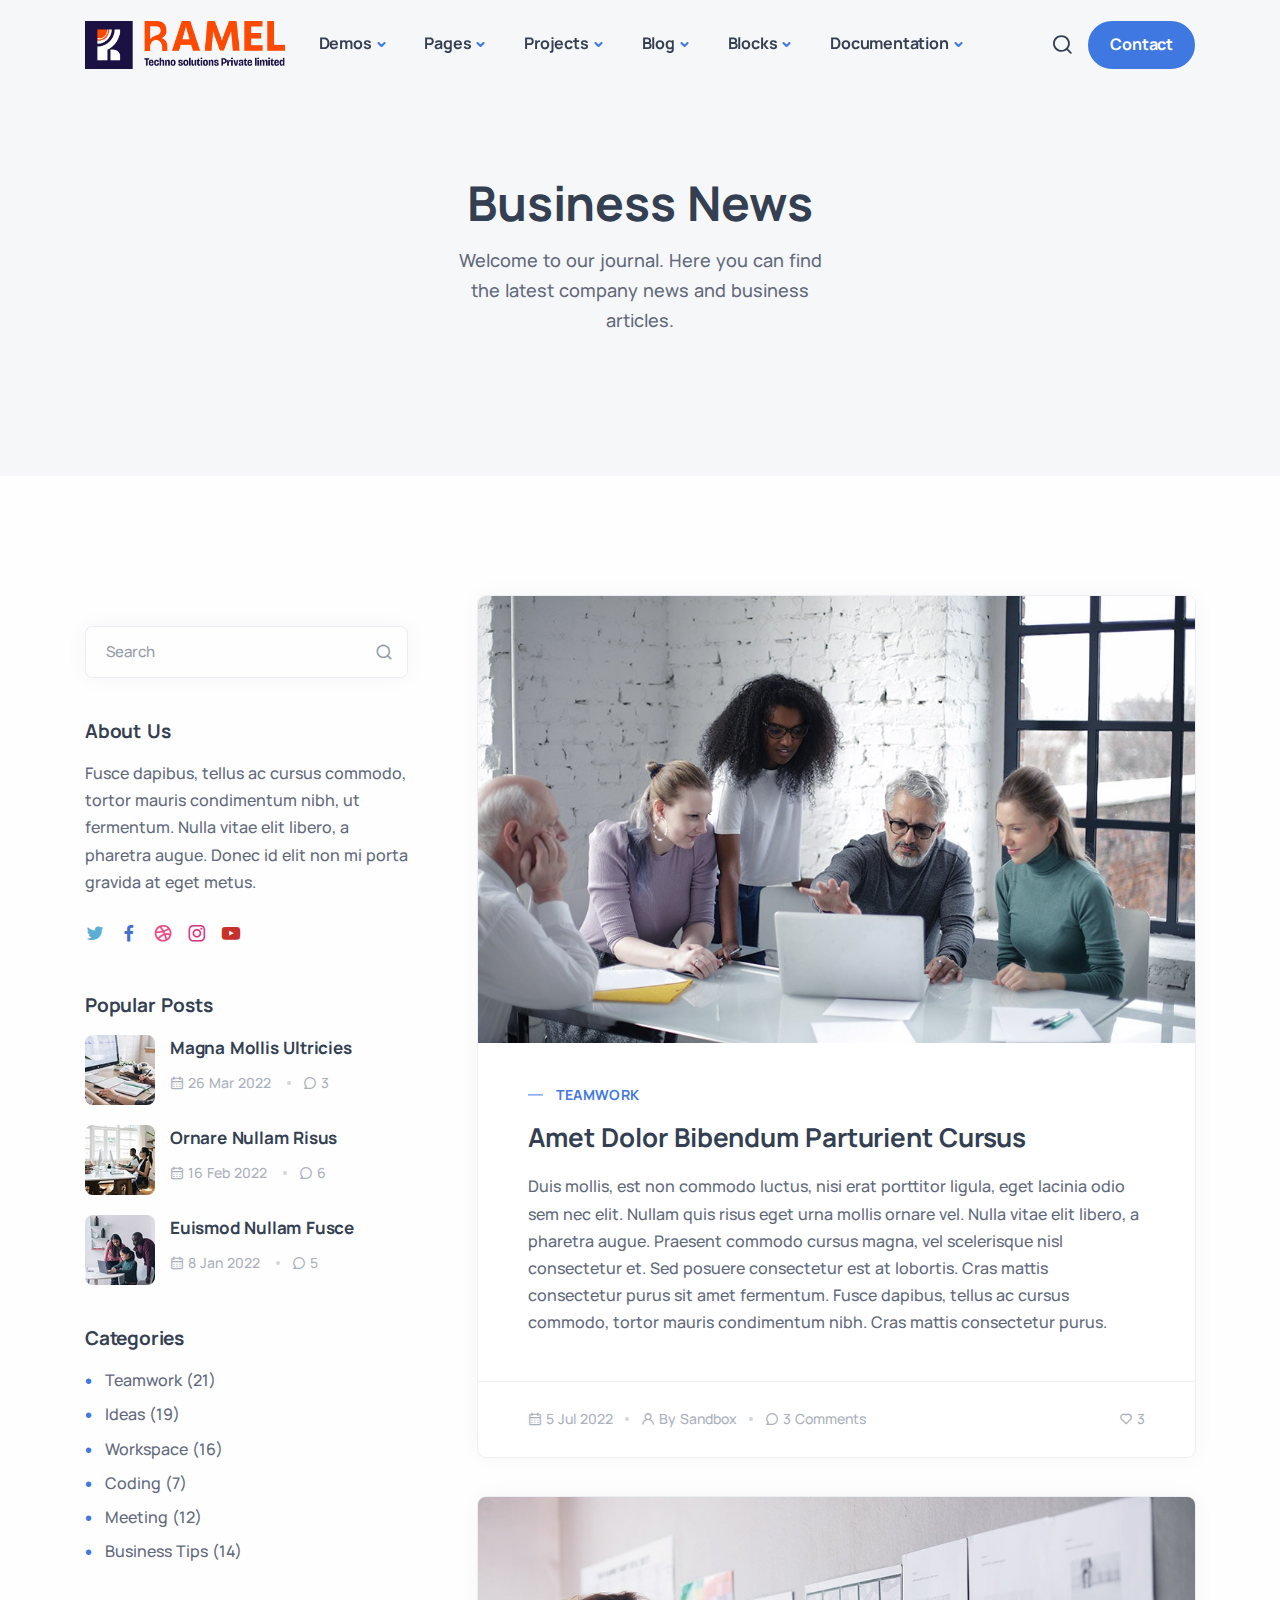
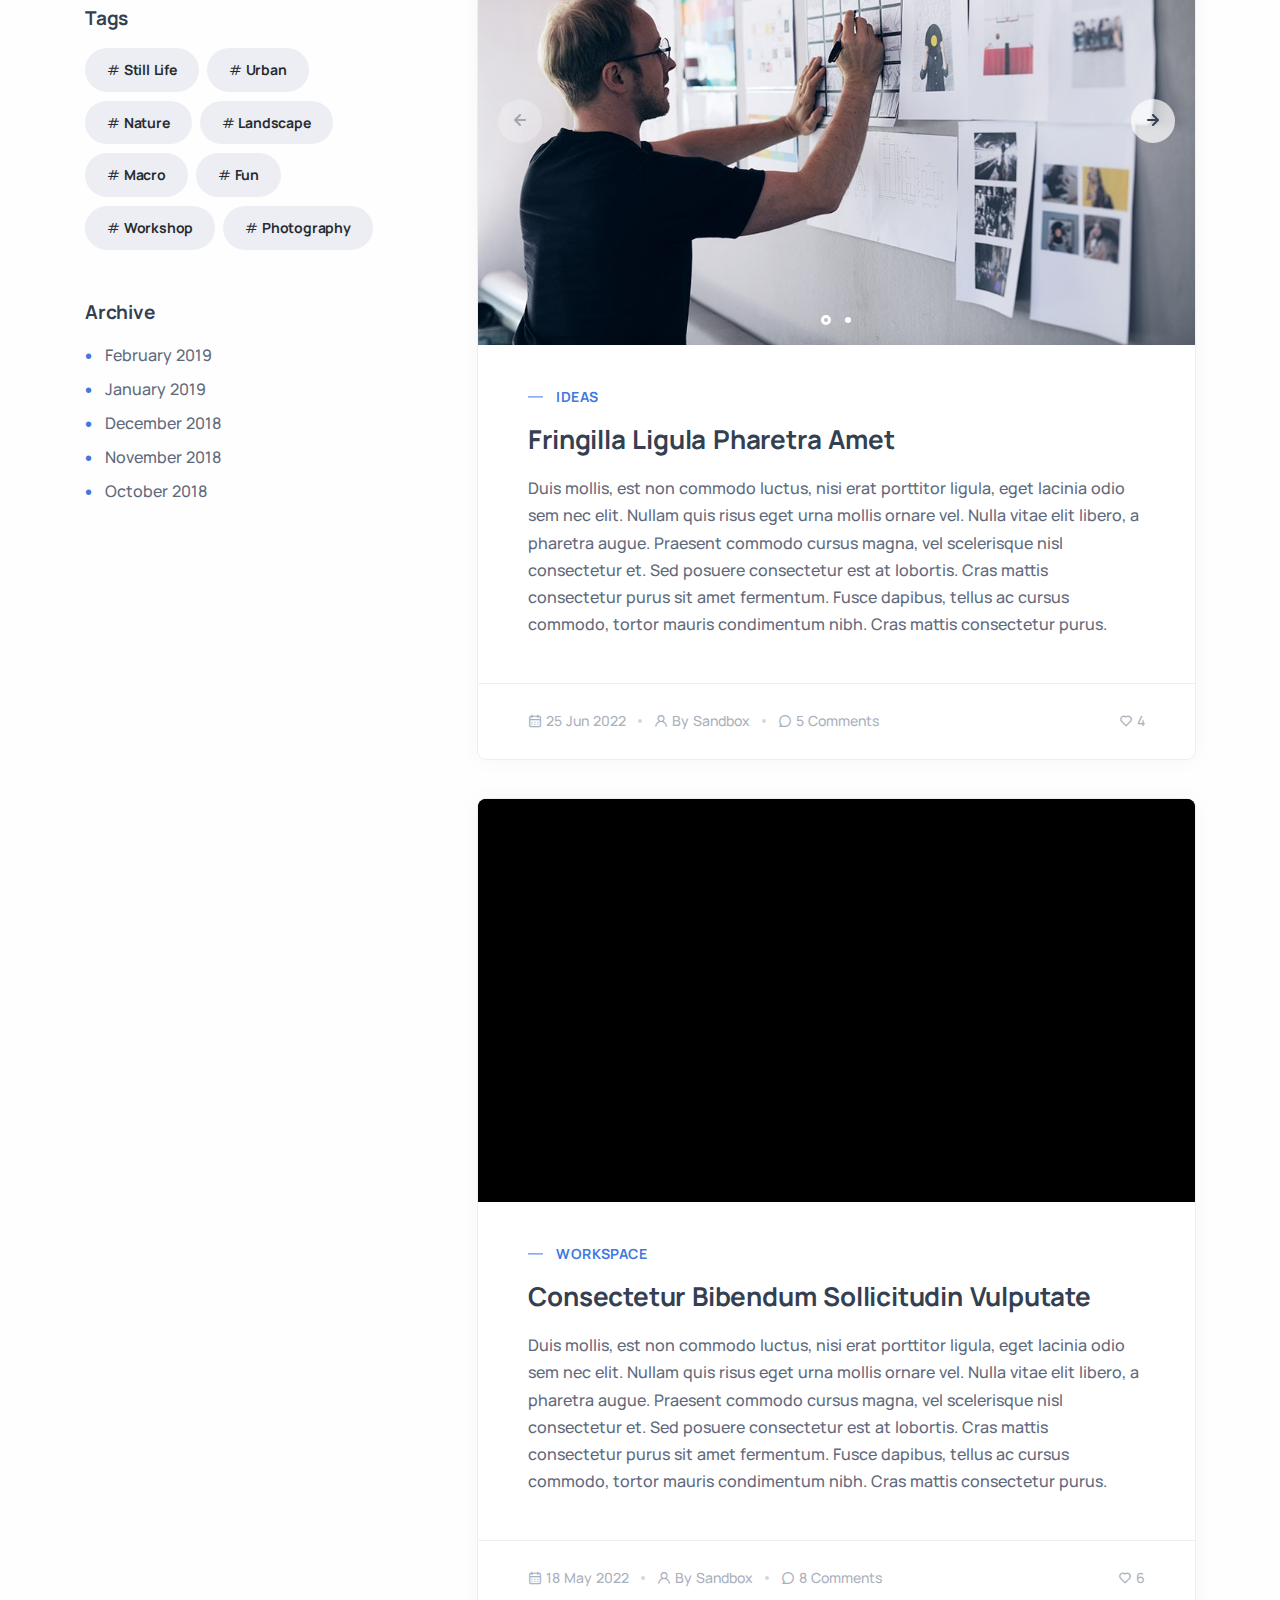
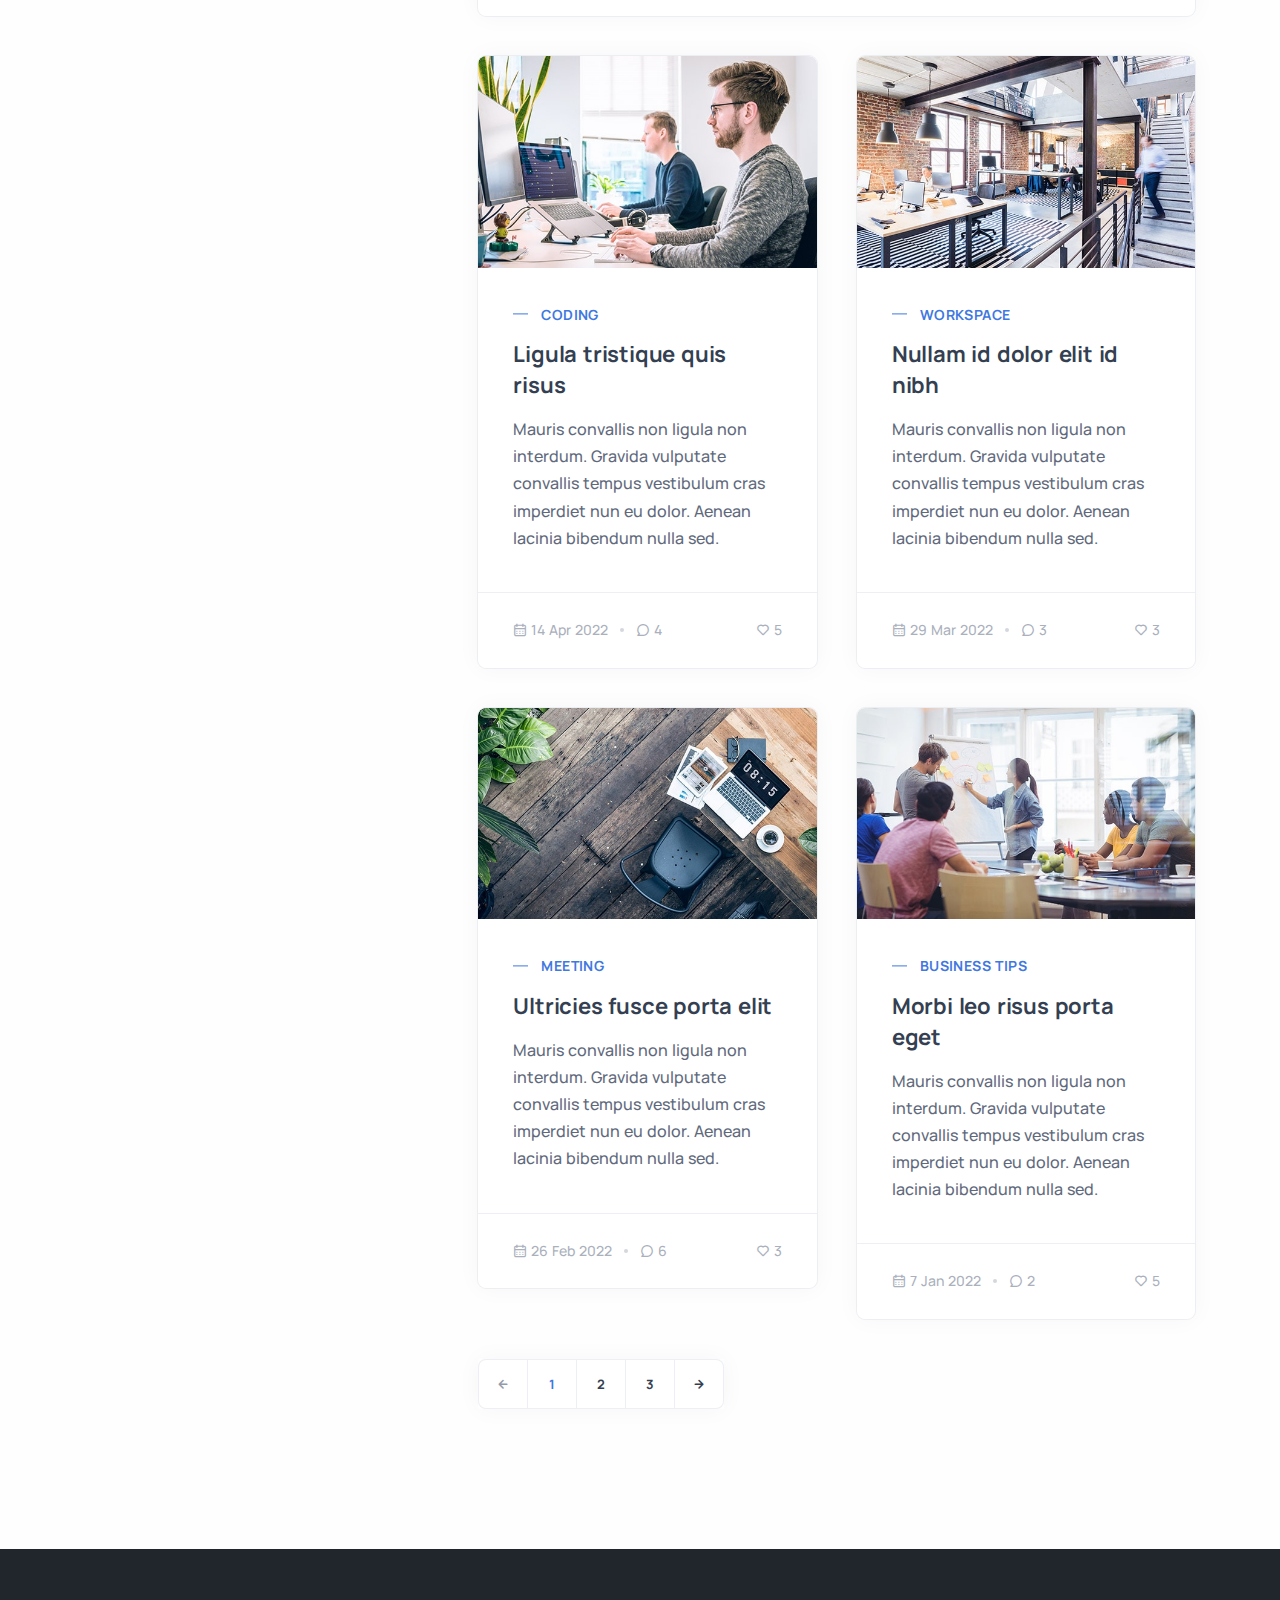
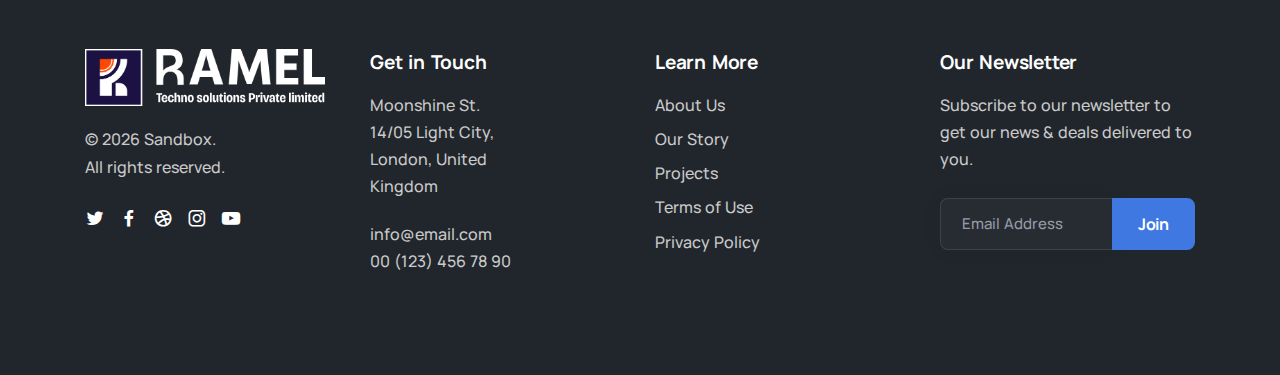
<file: blog3.html>
<!DOCTYPE html>
<html lang="en">

<head>
  <meta charset="utf-8">
  <meta name="viewport" content="width=device-width, initial-scale=1.0">
  <meta name="description" content="An impressive and flawless site template that includes various UI elements and countless features, attractive ready-made blocks and rich pages, basically everything you need to create a unique and professional website.">
  <meta name="keywords" content="bootstrap 5, business, corporate, creative, gulp, marketing, minimal, modern, multipurpose, one page, responsive, saas, sass, seo, startup, html5 template, site template">
  <meta name="author" content="elemis">
  <title>Sandbox - Modern & Multipurpose Bootstrap 5 Template</title>
  <link rel="shortcut icon" href="./assets/img/favicon.png">
  <link rel="stylesheet" href="./assets/css/plugins.css">
  <link rel="stylesheet" href="./assets/css/style.css">
</head>

<body>
  <div class="content-wrapper">
    <header class="wrapper bg-gray">
      <nav class="navbar navbar-expand-lg center-nav transparent navbar-light">
        <div class="container flex-lg-row flex-nowrap align-items-center">
          <div class="navbar-brand w-100">
            <a href="./index.html">
              <img src="./assets/img/logo.png" srcset="./assets/img/logo@2x.png 2x" alt="" />
            </a>
          </div>
          <div class="navbar-collapse offcanvas offcanvas-nav offcanvas-start">
            <div class="offcanvas-header d-lg-none">
              <h3 class="text-white fs-30 mb-0">Sandbox</h3>
              <button type="button" class="btn-close btn-close-white" data-bs-dismiss="offcanvas" aria-label="Close"></button>
            </div>
            <div class="offcanvas-body ms-lg-auto d-flex flex-column h-100">
              <ul class="navbar-nav">
                <li class="nav-item dropdown dropdown-mega">
                  <a class="nav-link dropdown-toggle" href="#" data-bs-toggle="dropdown">Demos</a>
                  <ul class="dropdown-menu mega-menu mega-menu-dark mega-menu-img">
                    <li class="mega-menu-content mega-menu-scroll">
                      <ul class="row row-cols-1 row-cols-lg-6 gx-0 gx-lg-4 gy-lg-2 list-unstyled">
                        <li class="col">
                          <a class="dropdown-item" href="./demo1.html">
                            <figure class="rounded lift d-none d-lg-block"><img src="./assets/img/demos/mi1.jpg" srcset="./assets/img/demos/mi1@2x.jpg 2x" alt=""></figure>
                            <span class="d-lg-none">Demo 1</span>
                          </a>
                        </li>
                        <li class="col">
                          <a class="dropdown-item" href="./demo2.html">
                            <figure class="rounded lift d-none d-lg-block"><img src="./assets/img/demos/mi2.jpg" srcset="./assets/img/demos/mi2@2x.jpg 2x" alt=""></figure>
                            <span class="d-lg-none">Demo 2</span>
                          </a>
                        </li>
                        <li class="col">
                          <a class="dropdown-item" href="./demo3.html">
                            <figure class="rounded lift d-none d-lg-block"><img src="./assets/img/demos/mi3.jpg" srcset="./assets/img/demos/mi3@2x.jpg 2x" alt=""></figure>
                            <span class="d-lg-none">Demo 3</span>
                          </a>
                        </li>
                        <li class="col">
                          <a class="dropdown-item" href="./demo4.html">
                            <figure class="rounded lift d-none d-lg-block"><img src="./assets/img/demos/mi4.jpg" srcset="./assets/img/demos/mi4@2x.jpg 2x" alt=""></figure>
                            <span class="d-lg-none">Demo 4</span>
                          </a>
                        </li>
                        <li class="col">
                          <a class="dropdown-item" href="./demo5.html">
                            <figure class="rounded lift d-none d-lg-block"><img src="./assets/img/demos/mi5.jpg" srcset="./assets/img/demos/mi5@2x.jpg 2x" alt=""></figure>
                            <span class="d-lg-none">Demo 5</span>
                          </a>
                        </li>
                        <li class="col">
                          <a class="dropdown-item" href="./demo6.html">
                            <figure class="rounded lift d-none d-lg-block"><img src="./assets/img/demos/mi6.jpg" srcset="./assets/img/demos/mi6@2x.jpg 2x" alt=""></figure>
                            <span class="d-lg-none">Demo 6</span>
                          </a>
                        </li>
                        <li class="col">
                          <a class="dropdown-item" href="./demo7.html">
                            <figure class="rounded lift d-none d-lg-block"><img src="./assets/img/demos/mi7.jpg" srcset="./assets/img/demos/mi7@2x.jpg 2x" alt=""></figure>
                            <span class="d-lg-none">Demo 7</span>
                          </a>
                        </li>
                        <li class="col">
                          <a class="dropdown-item" href="./demo8.html">
                            <figure class="rounded lift d-none d-lg-block"><img src="./assets/img/demos/mi8.jpg" srcset="./assets/img/demos/mi8@2x.jpg 2x" alt=""></figure>
                            <span class="d-lg-none">Demo 8</span>
                          </a>
                        </li>
                        <li class="col">
                          <a class="dropdown-item" href="./demo9.html">
                            <figure class="rounded lift d-none d-lg-block"><img src="./assets/img/demos/mi9.jpg" srcset="./assets/img/demos/mi9@2x.jpg 2x" alt=""></figure>
                            <span class="d-lg-none">Demo 9</span>
                          </a>
                        </li>
                        <li class="col">
                          <a class="dropdown-item" href="./demo10.html">
                            <figure class="rounded lift d-none d-lg-block"><img src="./assets/img/demos/mi10.jpg" srcset="./assets/img/demos/mi10@2x.jpg 2x" alt=""></figure>
                            <span class="d-lg-none">Demo 10</span>
                          </a>
                        </li>
                        <li class="col">
                          <a class="dropdown-item" href="./demo11.html">
                            <figure class="rounded lift d-none d-lg-block"><img src="./assets/img/demos/mi11.jpg" srcset="./assets/img/demos/mi11@2x.jpg 2x" alt=""></figure>
                            <span class="d-lg-none">Demo 11</span>
                          </a>
                        </li>
                        <li class="col">
                          <a class="dropdown-item" href="./demo12.html">
                            <figure class="rounded lift d-none d-lg-block"><img src="./assets/img/demos/mi12.jpg" srcset="./assets/img/demos/mi12@2x.jpg 2x" alt=""></figure>
                            <span class="d-lg-none">Demo 12</span>
                          </a>
                        </li>
                        <li class="col">
                          <a class="dropdown-item" href="./demo13.html">
                            <figure class="rounded lift d-none d-lg-block"><img src="./assets/img/demos/mi13.jpg" srcset="./assets/img/demos/mi13@2x.jpg 2x" alt=""></figure>
                            <span class="d-lg-none">Demo 13</span>
                          </a>
                        </li>
                        <li class="col">
                          <a class="dropdown-item" href="./demo14.html">
                            <figure class="rounded lift d-none d-lg-block"><img src="./assets/img/demos/mi14.jpg" srcset="./assets/img/demos/mi14@2x.jpg 2x" alt=""></figure>
                            <span class="d-lg-none">Demo 14</span>
                          </a>
                        </li>
                        <li class="col">
                          <a class="dropdown-item" href="./demo15.html">
                            <figure class="rounded lift d-none d-lg-block"><img src="./assets/img/demos/mi15.jpg" srcset="./assets/img/demos/mi15@2x.jpg 2x" alt=""></figure>
                            <span class="d-lg-none">Demo 15</span>
                          </a>
                        </li>
                        <li class="col">
                          <a class="dropdown-item" href="./demo16.html">
                            <figure class="rounded lift d-none d-lg-block"><img src="./assets/img/demos/mi16.jpg" srcset="./assets/img/demos/mi16@2x.jpg 2x" alt=""></figure>
                            <span class="d-lg-none">Demo 16</span>
                          </a>
                        </li>
                        <li class="col">
                          <a class="dropdown-item" href="./demo17.html">
                            <figure class="rounded lift d-none d-lg-block"><img src="./assets/img/demos/mi17.jpg" srcset="./assets/img/demos/mi17@2x.jpg 2x" alt=""></figure>
                            <span class="d-lg-none">Demo 17</span>
                          </a>
                        </li>
                        <li class="col">
                          <a class="dropdown-item" href="./demo18.html">
                            <figure class="rounded lift d-none d-lg-block"><img src="./assets/img/demos/mi18.jpg" srcset="./assets/img/demos/mi18@2x.jpg 2x" alt=""></figure>
                            <span class="d-lg-none">Demo 18</span>
                          </a>
                        </li>
                        <li class="col">
                          <a class="dropdown-item" href="./demo19.html">
                            <figure class="rounded lift d-none d-lg-block"><img src="./assets/img/demos/mi19.jpg" srcset="./assets/img/demos/mi19@2x.jpg 2x" alt=""></figure>
                            <span class="d-lg-none">Demo 19</span>
                          </a>
                        </li>
                        <li class="col">
                          <a class="dropdown-item" href="./demo20.html">
                            <figure class="rounded lift d-none d-lg-block"><img src="./assets/img/demos/mi20.jpg" srcset="./assets/img/demos/mi20@2x.jpg 2x" alt=""></figure>
                            <span class="d-lg-none">Demo 20</span>
                          </a>
                        </li>
                        <li class="col">
                          <a class="dropdown-item" href="./demo21.html">
                            <figure class="rounded lift d-none d-lg-block"><img src="./assets/img/demos/mi21.jpg" srcset="./assets/img/demos/mi21@2x.jpg 2x" alt=""></figure>
                            <span class="d-lg-none">Demo 21</span>
                          </a>
                        </li>
                        <li class="col">
                          <a class="dropdown-item" href="./demo22.html">
                            <figure class="rounded lift d-none d-lg-block"><img src="./assets/img/demos/mi22.jpg" srcset="./assets/img/demos/mi22@2x.jpg 2x" alt=""></figure>
                            <span class="d-lg-none">Demo 22</span>
                          </a>
                        </li>
                        <li class="col">
                          <a class="dropdown-item" href="./demo23.html">
                            <figure class="rounded lift d-none d-lg-block"><img src="./assets/img/demos/mi23.jpg" srcset="./assets/img/demos/mi23@2x.jpg 2x" alt=""></figure>
                            <span class="d-lg-none">Demo 23</span>
                          </a>
                        </li>
                        <li class="col">
                          <a class="dropdown-item" href="./demo24.html">
                            <figure class="rounded lift d-none d-lg-block"><img src="./assets/img/demos/mi24.jpg" srcset="./assets/img/demos/mi24@2x.jpg 2x" alt=""></figure>
                            <span class="d-lg-none">Demo 24</span>
                          </a>
                        </li>
                        <li class="col">
                          <a class="dropdown-item" href="./demo25.html">
                            <figure class="rounded lift d-none d-lg-block"><img src="./assets/img/demos/mi25.jpg" srcset="./assets/img/demos/mi25@2x.jpg 2x" alt=""></figure>
                            <span class="d-lg-none">Demo 25</span>
                          </a>
                        </li>
                        <li class="col">
                          <a class="dropdown-item" href="./demo26.html">
                            <figure class="rounded lift d-none d-lg-block"><img src="./assets/img/demos/mi26.jpg" srcset="./assets/img/demos/mi26@2x.jpg 2x" alt=""></figure>
                            <span class="d-lg-none">Demo 26</span>
                          </a>
                        </li>
                        <li class="col">
                          <a class="dropdown-item" href="./demo27.html">
                            <figure class="rounded lift d-none d-lg-block"><img src="./assets/img/demos/mi27.jpg" srcset="./assets/img/demos/mi27@2x.jpg 2x" alt=""></figure>
                            <span class="d-lg-none">Demo 27</span>
                          </a>
                        </li>
                        <li class="col">
                          <a class="dropdown-item" href="./demo28.html">
                            <figure class="rounded lift d-none d-lg-block"><img src="./assets/img/demos/mi28.jpg" srcset="./assets/img/demos/mi28@2x.jpg 2x" alt=""></figure>
                            <span class="d-lg-none">Demo 28</span>
                          </a>
                        </li>
                        <li class="col">
                          <a class="dropdown-item" href="./demo29.html">
                            <figure class="rounded lift d-none d-lg-block"><img src="./assets/img/demos/mi29.jpg" srcset="./assets/img/demos/mi29@2x.jpg 2x" alt=""></figure>
                            <span class="d-lg-none">Demo 29</span>
                          </a>
                        </li>
                        <li class="col">
                          <a class="dropdown-item" href="./demo30.html">
                            <figure class="rounded lift d-none d-lg-block"><img src="./assets/img/demos/mi30.jpg" srcset="./assets/img/demos/mi30@2x.jpg 2x" alt=""></figure>
                            <span class="d-lg-none">Demo 30</span>
                          </a>
                        </li>
                        <li class="col">
                          <a class="dropdown-item" href="./demo31.html">
                            <figure class="rounded lift d-none d-lg-block"><img src="./assets/img/demos/mi31.jpg" srcset="./assets/img/demos/mi31@2x.jpg 2x" alt=""></figure>
                            <span class="d-lg-none">Demo 31</span>
                          </a>
                        </li>
                        <li class="col">
                          <a class="dropdown-item" href="./demo32.html">
                            <figure class="rounded lift d-none d-lg-block"><img src="./assets/img/demos/mi32.jpg" srcset="./assets/img/demos/mi32@2x.jpg 2x" alt=""></figure>
                            <span class="d-lg-none">Demo 32</span>
                          </a>
                        </li>
                        <li class="col">
                          <a class="dropdown-item" href="./demo33.html">
                            <figure class="rounded lift d-none d-lg-block"><img src="./assets/img/demos/mi33.jpg" srcset="./assets/img/demos/mi33@2x.jpg 2x" alt=""></figure>
                            <span class="d-lg-none">Demo 33</span>
                          </a>
                        </li>
                        <li class="col">
                          <a class="dropdown-item" href="./demo34.html">
                            <figure class="rounded lift d-none d-lg-block"><img src="./assets/img/demos/mi34.jpg" srcset="./assets/img/demos/mi34@2x.jpg 2x" alt=""></figure>
                            <span class="d-lg-none">Demo 34</span>
                          </a>
                        </li>
                        <li class="col">
                          <a class="dropdown-item" href="./demo35.html">
                            <figure class="rounded lift d-none d-lg-block"><img src="./assets/img/demos/mi35.jpg" srcset="./assets/img/demos/mi35@2x.jpg 2x" alt=""></figure>
                            <span class="d-lg-none">Demo 35</span>
                          </a>
                        </li>
                        <li class="col">
                          <a class="dropdown-item" href="./demo36.html">
                            <figure class="rounded lift d-none d-lg-block"><img src="./assets/img/demos/mi36.jpg" srcset="./assets/img/demos/mi36@2x.jpg 2x" alt=""></figure>
                            <span class="d-lg-none">Demo 36</span>
                          </a>
                        </li>
                      </ul>
                      <!--/.row -->
                      <span class="d-none d-lg-flex"><i class="uil uil-direction"></i><strong>Scroll to view more</strong></span>
                    </li>
                    <!--/.mega-menu-content-->
                  </ul>
                  <!--/.dropdown-menu -->
                </li>
                <li class="nav-item dropdown">
                  <a class="nav-link dropdown-toggle" href="#" data-bs-toggle="dropdown">Pages</a>
                  <ul class="dropdown-menu">
                    <li class="dropdown dropdown-submenu dropend"><a class="dropdown-item dropdown-toggle" href="#" data-bs-toggle="dropdown">Services</a>
                      <ul class="dropdown-menu">
                        <li class="nav-item"><a class="dropdown-item" href="./services.html">Services I</a></li>
                        <li class="nav-item"><a class="dropdown-item" href="./services2.html">Services II</a></li>
                      </ul>
                    </li>
                    <li class="dropdown dropdown-submenu dropend"><a class="dropdown-item dropdown-toggle" href="#" data-bs-toggle="dropdown">About</a>
                      <ul class="dropdown-menu">
                        <li class="nav-item"><a class="dropdown-item" href="./about.html">About I</a></li>
                        <li class="nav-item"><a class="dropdown-item" href="./about2.html">About II</a></li>
                      </ul>
                    </li>
                    <li class="dropdown dropdown-submenu dropend"><a class="dropdown-item dropdown-toggle" href="#" data-bs-toggle="dropdown">Shop</a>
                      <ul class="dropdown-menu">
                        <li class="nav-item"><a class="dropdown-item" href="./shop.html">Shop I</a></li>
                        <li class="nav-item"><a class="dropdown-item" href="./shop2.html">Shop II</a></li>
                        <li class="nav-item"><a class="dropdown-item" href="./shop-product.html">Product Page</a></li>
                        <li class="nav-item"><a class="dropdown-item" href="./shop-cart.html">Shopping Cart</a></li>
                        <li class="nav-item"><a class="dropdown-item" href="./shop-checkout.html">Checkout</a></li>
                      </ul>
                    </li>
                    <li class="dropdown dropdown-submenu dropend"><a class="dropdown-item dropdown-toggle" href="#" data-bs-toggle="dropdown">Contact</a>
                      <ul class="dropdown-menu">
                        <li class="nav-item"><a class="dropdown-item" href="./contact.html">Contact I</a></li>
                        <li class="nav-item"><a class="dropdown-item" href="./contact2.html">Contact II</a></li>
                        <li class="nav-item"><a class="dropdown-item" href="./contact3.html">Contact III</a></li>
                      </ul>
                    </li>
                    <li class="dropdown dropdown-submenu dropend"><a class="dropdown-item dropdown-toggle" href="#" data-bs-toggle="dropdown">Career</a>
                      <ul class="dropdown-menu">
                        <li class="nav-item"><a class="dropdown-item" href="./career.html">Job Listing I</a></li>
                        <li class="nav-item"><a class="dropdown-item" href="./career2.html">Job Listing II</a></li>
                        <li class="nav-item"><a class="dropdown-item" href="./career-job.html">Job Description</a></li>
                      </ul>
                    </li>
                    <li class="dropdown dropdown-submenu dropend"><a class="dropdown-item dropdown-toggle" href="#" data-bs-toggle="dropdown">Utility</a>
                      <ul class="dropdown-menu">
                        <li class="nav-item"><a class="dropdown-item" href="./404.html">404 Not Found</a></li>
                        <li class="nav-item"><a class="dropdown-item" href="./page-loader.html">Page Loader</a></li>
                        <li class="nav-item"><a class="dropdown-item" href="./signin.html">Sign In I</a></li>
                        <li class="nav-item"><a class="dropdown-item" href="./signin2.html">Sign In II</a></li>
                        <li class="nav-item"><a class="dropdown-item" href="./signup.html">Sign Up I</a></li>
                        <li class="nav-item"><a class="dropdown-item" href="./signup2.html">Sign Up II</a></li>
                        <li class="nav-item"><a class="dropdown-item" href="./terms.html">Terms</a></li>
                      </ul>
                    </li>
                    <li class="nav-item"><a class="dropdown-item" href="./pricing.html">Pricing</a></li>
                    <li class="nav-item"><a class="dropdown-item" href="./onepage.html">One Page</a></li>
                  </ul>
                </li>
                <li class="nav-item dropdown">
                  <a class="nav-link dropdown-toggle" href="#" data-bs-toggle="dropdown">Projects</a>
                  <div class="dropdown-menu dropdown-lg">
                    <div class="dropdown-lg-content">
                      <div>
                        <h6 class="dropdown-header">Project Pages</h6>
                        <ul class="list-unstyled">
                          <li><a class="dropdown-item" href="./projects.html">Projects I</a></li>
                          <li><a class="dropdown-item" href="./projects2.html">Projects II</a></li>
                          <li><a class="dropdown-item" href="./projects3.html">Projects III</a></li>
                          <li><a class="dropdown-item" href="./projects4.html">Projects IV</a></li>
                        </ul>
                      </div>
                      <!-- /.column -->
                      <div>
                        <h6 class="dropdown-header">Single Projects</h6>
                        <ul class="list-unstyled">
                          <li><a class="dropdown-item" href="./single-project.html">Single Project I</a></li>
                          <li><a class="dropdown-item" href="./single-project2.html">Single Project II</a></li>
                          <li><a class="dropdown-item" href="./single-project3.html">Single Project III</a></li>
                          <li><a class="dropdown-item" href="./single-project4.html">Single Project IV</a></li>
                        </ul>
                      </div>
                      <!-- /.column -->
                    </div>
                    <!-- /auto-column -->
                  </div>
                </li>
                <li class="nav-item dropdown">
                  <a class="nav-link dropdown-toggle" href="#" data-bs-toggle="dropdown">Blog</a>
                  <ul class="dropdown-menu">
                    <li class="nav-item"><a class="dropdown-item" href="./blog.html">Blog without Sidebar</a></li>
                    <li class="nav-item"><a class="dropdown-item" href="./blog2.html">Blog with Sidebar</a></li>
                    <li class="nav-item"><a class="dropdown-item" href="./blog3.html">Blog with Left Sidebar</a></li>
                    <li class="dropdown dropdown-submenu dropend"><a class="dropdown-item dropdown-toggle" href="#" data-bs-toggle="dropdown">Blog Posts</a>
                      <ul class="dropdown-menu">
                        <li class="nav-item"><a class="dropdown-item" href="./blog-post.html">Post without Sidebar</a></li>
                        <li class="nav-item"><a class="dropdown-item" href="./blog-post2.html">Post with Sidebar</a></li>
                        <li class="nav-item"><a class="dropdown-item" href="./blog-post3.html">Post with Left Sidebar</a></li>
                      </ul>
                    </li>
                  </ul>
                </li>
                <li class="nav-item dropdown dropdown-mega">
                  <a class="nav-link dropdown-toggle" href="#" data-bs-toggle="dropdown">Blocks</a>
                  <ul class="dropdown-menu mega-menu mega-menu-dark mega-menu-img">
                    <li class="mega-menu-content">
                      <ul class="row row-cols-1 row-cols-lg-6 gx-0 gx-lg-6 gy-lg-4 list-unstyled">
                        <li class="col"><a class="dropdown-item" href="./docs/blocks/about.html">
                            <div class="rounded img-svg d-none d-lg-block p-4 mb-lg-2"><img class="rounded-0" src="./assets/img/demos/block1.svg" alt=""></div>
                            <span>About</span>
                          </a>
                        </li>
                        <li class="col"><a class="dropdown-item" href="./docs/blocks/blog.html">
                            <div class="rounded img-svg d-none d-lg-block p-4 mb-lg-2"><img class="rounded-0" src="./assets/img/demos/block2.svg" alt=""></div>
                            <span>Blog</span>
                          </a>
                        </li>
                        <li class="col"><a class="dropdown-item" href="./docs/blocks/call-to-action.html">
                            <div class="rounded img-svg d-none d-lg-block p-4 mb-lg-2"><img class="rounded-0" src="./assets/img/demos/block3.svg" alt=""></div>
                            <span>Call to Action</span>
                          </a>
                        </li>
                        <li class="col"><a class="dropdown-item" href="./docs/blocks/clients.html">
                            <div class="rounded img-svg d-none d-lg-block p-4 mb-lg-2"><img class="rounded-0" src="./assets/img/demos/block4.svg" alt=""></div>
                            <span>Clients</span>
                          </a>
                        </li>
                        <li class="col"><a class="dropdown-item" href="./docs/blocks/contact.html">
                            <div class="rounded img-svg d-none d-lg-block p-4 mb-lg-2"><img class="rounded-0" src="./assets/img/demos/block5.svg" alt=""></div>
                            <span>Contact</span>
                          </a>
                        </li>
                        <li class="col"><a class="dropdown-item" href="./docs/blocks/facts.html">
                            <div class="rounded img-svg d-none d-lg-block p-4 mb-lg-2"><img class="rounded-0" src="./assets/img/demos/block6.svg" alt=""></div>
                            <span>Facts</span>
                          </a>
                        </li>
                        <li class="col"><a class="dropdown-item" href="./docs/blocks/faq.html">
                            <div class="rounded img-svg d-none d-lg-block p-4 mb-lg-2"><img class="rounded-0" src="./assets/img/demos/block7.svg" alt=""></div>
                            <span>FAQ</span>
                          </a>
                        </li>
                        <li class="col"><a class="dropdown-item" href="./docs/blocks/features.html">
                            <div class="rounded img-svg d-none d-lg-block p-4 mb-lg-2"><img class="rounded-0" src="./assets/img/demos/block8.svg" alt=""></div>
                            <span>Features</span>
                          </a>
                        </li>
                        <li class="col"><a class="dropdown-item" href="./docs/blocks/footer.html">
                            <div class="rounded img-svg d-none d-lg-block p-4 mb-lg-2"><img class="rounded-0" src="./assets/img/demos/block9.svg" alt=""></div>
                            <span>Footer</span>
                          </a>
                        </li>
                        <li class="col"><a class="dropdown-item" href="./docs/blocks/hero.html">
                            <div class="rounded img-svg d-none d-lg-block p-4 mb-lg-2"><img class="rounded-0" src="./assets/img/demos/block10.svg" alt=""></div>
                            <span>Hero</span>
                          </a>
                        </li>
                        <li class="col"><a class="dropdown-item" href="./docs/blocks/misc.html">
                            <div class="rounded img-svg d-none d-lg-block p-4 mb-lg-2"><img class="rounded-0" src="./assets/img/demos/block17.svg" alt=""></div>
                            <span>Misc</span>
                          </a>
                        </li>
                        <li class="col"><a class="dropdown-item" href="./docs/blocks/navbar.html">
                            <div class="rounded img-svg d-none d-lg-block p-4 mb-lg-2"><img class="rounded-0" src="./assets/img/demos/block11.svg" alt=""></div>
                            <span>Navbar</span>
                          </a>
                        </li>
                        <li class="col"><a class="dropdown-item" href="./docs/blocks/portfolio.html">
                            <div class="rounded img-svg d-none d-lg-block p-4 mb-lg-2"><img class="rounded-0" src="./assets/img/demos/block12.svg" alt=""></div>
                            <span>Portfolio</span>
                          </a>
                        </li>
                        <li class="col"><a class="dropdown-item" href="./docs/blocks/pricing.html">
                            <div class="rounded img-svg d-none d-lg-block p-4 mb-lg-2"><img class="rounded-0" src="./assets/img/demos/block13.svg" alt=""></div>
                            <span>Pricing</span>
                          </a>
                        </li>
                        <li class="col"><a class="dropdown-item" href="./docs/blocks/process.html">
                            <div class="rounded img-svg d-none d-lg-block p-4 mb-lg-2"><img class="rounded-0" src="./assets/img/demos/block14.svg" alt=""></div>
                            <span>Process</span>
                          </a>
                        </li>
                        <li class="col"><a class="dropdown-item" href="./docs/blocks/team.html">
                            <div class="rounded img-svg d-none d-lg-block p-4 mb-lg-2"><img class="rounded-0" src="./assets/img/demos/block15.svg" alt=""></div>
                            <span>Team</span>
                          </a>
                        </li>
                        <li class="col"><a class="dropdown-item" href="./docs/blocks/testimonials.html">
                            <div class="rounded img-svg d-none d-lg-block p-4 mb-lg-2"><img class="rounded-0" src="./assets/img/demos/block16.svg" alt=""></div>
                            <span>Testimonials</span>
                          </a>
                        </li>
                      </ul>
                      <!--/.row -->
                    </li>
                    <!--/.mega-menu-content-->
                  </ul>
                  <!--/.dropdown-menu -->
                </li>
                <li class="nav-item dropdown dropdown-mega">
                  <a class="nav-link dropdown-toggle" href="#" data-bs-toggle="dropdown">Documentation</a>
                  <ul class="dropdown-menu mega-menu">
                    <li class="mega-menu-content">
                      <div class="row gx-0 gx-lg-3">
                        <div class="col-lg-4">
                          <h6 class="dropdown-header">Usage</h6>
                          <ul class="list-unstyled cc-2 pb-lg-1">
                            <li><a class="dropdown-item" href="./docs/index.html">Get Started</a></li>
                            <li><a class="dropdown-item" href="./docs/forms.html">Forms</a></li>
                            <li><a class="dropdown-item" href="./docs/faq.html">FAQ</a></li>
                            <li><a class="dropdown-item" href="./docs/changelog.html">Changelog</a></li>
                            <li><a class="dropdown-item" href="./docs/credits.html">Credits</a></li>
                          </ul>
                          <h6 class="dropdown-header mt-lg-6">Styleguide</h6>
                          <ul class="list-unstyled cc-2">
                            <li><a class="dropdown-item" href="./docs/styleguide/colors.html">Colors</a></li>
                            <li><a class="dropdown-item" href="./docs/styleguide/fonts.html">Fonts</a></li>
                            <li><a class="dropdown-item" href="./docs/styleguide/icons-svg.html">SVG Icons</a></li>
                            <li><a class="dropdown-item" href="./docs/styleguide/icons-font.html">Font Icons</a></li>
                            <li><a class="dropdown-item" href="./docs/styleguide/illustrations.html">Illustrations</a></li>
                            <li><a class="dropdown-item" href="./docs/styleguide/backgrounds.html">Backgrounds</a></li>
                            <li><a class="dropdown-item" href="./docs/styleguide/misc.html">Misc</a></li>
                          </ul>
                        </div>
                        <!--/column -->
                        <div class="col-lg-8">
                          <h6 class="dropdown-header">Elements</h6>
                          <ul class="list-unstyled cc-3">
                            <li><a class="dropdown-item" href="./docs/elements/accordion.html">Accordion</a></li>
                            <li><a class="dropdown-item" href="./docs/elements/alerts.html">Alerts</a></li>
                            <li><a class="dropdown-item" href="./docs/elements/animations.html">Animations</a></li>
                            <li><a class="dropdown-item" href="./docs/elements/avatars.html">Avatars</a></li>
                            <li><a class="dropdown-item" href="./docs/elements/background.html">Background</a></li>
                            <li><a class="dropdown-item" href="./docs/elements/badges.html">Badges</a></li>
                            <li><a class="dropdown-item" href="./docs/elements/buttons.html">Buttons</a></li>
                            <li><a class="dropdown-item" href="./docs/elements/card.html">Card</a></li>
                            <li><a class="dropdown-item" href="./docs/elements/carousel.html">Carousel</a></li>
                            <li><a class="dropdown-item" href="./docs/elements/dividers.html">Dividers</a></li>
                            <li><a class="dropdown-item" href="./docs/elements/form-elements.html">Form Elements</a></li>
                            <li><a class="dropdown-item" href="./docs/elements/image-hover.html">Image Hover</a></li>
                            <li><a class="dropdown-item" href="./docs/elements/image-mask.html">Image Mask</a></li>
                            <li><a class="dropdown-item" href="./docs/elements/lightbox.html">Lightbox</a></li>
                            <li><a class="dropdown-item" href="./docs/elements/player.html">Media Player</a></li>
                            <li><a class="dropdown-item" href="./docs/elements/modal.html">Modal</a></li>
                            <li><a class="dropdown-item" href="./docs/elements/pagination.html">Pagination</a></li>
                            <li><a class="dropdown-item" href="./docs/elements/progressbar.html">Progressbar</a></li>
                            <li><a class="dropdown-item" href="./docs/elements/shadows.html">Shadows</a></li>
                            <li><a class="dropdown-item" href="./docs/elements/shapes.html">Shapes</a></li>
                            <li><a class="dropdown-item" href="./docs/elements/tables.html">Tables</a></li>
                            <li><a class="dropdown-item" href="./docs/elements/tabs.html">Tabs</a></li>
                            <li><a class="dropdown-item" href="./docs/elements/text-animations.html">Text Animations</a></li>
                            <li><a class="dropdown-item" href="./docs/elements/text-highlight.html">Text Highlight</a></li>
                            <li><a class="dropdown-item" href="./docs/elements/tiles.html">Tiles</a></li>
                            <li><a class="dropdown-item" href="./docs/elements/tooltips-popovers.html">Tooltips & Popovers</a></li>
                            <li><a class="dropdown-item" href="./docs/elements/typography.html">Typography</a></li>
                          </ul>
                        </div>
                        <!--/column -->
                      </div>
                      <!--/.row -->
                    </li>
                    <!--/.mega-menu-content-->
                  </ul>
                  <!--/.dropdown-menu -->
                </li>
              </ul>
              <!-- /.navbar-nav -->
              <div class="offcanvas-footer d-lg-none">
                <div>
                  <a href="mailto:first.last@email.com" class="link-inverse">info@email.com</a>
                  <br /> 00 (123) 456 78 90 <br />
                  <nav class="nav social social-white mt-4">
                    <a href="#"><i class="uil uil-twitter"></i></a>
                    <a href="#"><i class="uil uil-facebook-f"></i></a>
                    <a href="#"><i class="uil uil-dribbble"></i></a>
                    <a href="#"><i class="uil uil-instagram"></i></a>
                    <a href="#"><i class="uil uil-youtube"></i></a>
                  </nav>
                  <!-- /.social -->
                </div>
              </div>
              <!-- /.offcanvas-footer -->
            </div>
            <!-- /.offcanvas-body -->
          </div>
          <!-- /.navbar-collapse -->
          <div class="navbar-other w-100 d-flex ms-auto">
            <ul class="navbar-nav flex-row align-items-center ms-auto">
              <li class="nav-item"><a class="nav-link" data-bs-toggle="offcanvas" data-bs-target="#offcanvas-search"><i class="uil uil-search"></i></a></li>
              <li class="nav-item d-none d-md-block">
                <a href="./contact.html" class="btn btn-sm btn-primary rounded-pill">Contact</a>
              </li>
              <li class="nav-item d-lg-none">
                <button class="hamburger offcanvas-nav-btn"><span></span></button>
              </li>
            </ul>
            <!-- /.navbar-nav -->
          </div>
          <!-- /.navbar-other -->
        </div>
        <!-- /.container -->
      </nav>
      <!-- /.navbar -->
      <div class="offcanvas offcanvas-top bg-light" id="offcanvas-search" data-bs-scroll="true">
        <div class="container d-flex flex-row py-6">
          <form class="search-form w-100">
            <input id="search-form" type="text" class="form-control" placeholder="Type keyword and hit enter">
          </form>
          <!-- /.search-form -->
          <button type="button" class="btn-close" data-bs-dismiss="offcanvas" aria-label="Close"></button>
        </div>
        <!-- /.container -->
      </div>
      <!-- /.offcanvas -->
    </header>
    <!-- /header -->
    <section class="wrapper bg-gray">
      <div class="container pt-10 pb-12 pt-md-14 pb-md-16 text-center">
        <div class="row">
          <div class="col-md-7 col-lg-6 col-xl-5 mx-auto">
            <h1 class="display-1 mb-3">Business News</h1>
            <p class="lead px-lg-5 px-xxl-8">Welcome to our journal. Here you can find the latest company news and business articles.</p>
          </div>
          <!-- /column -->
        </div>
        <!-- /.row -->
      </div>
      <!-- /.container -->
    </section>
    <!-- /section -->
    <section class="wrapper bg-light">
      <div class="container py-14 py-md-16">
        <div class="row gx-lg-8 gx-xl-12">
          <div class="col-lg-8 order-lg-2">
            <div class="blog classic-view">
              <article class="post">
                <div class="card">
                  <figure class="card-img-top overlay overlay-1 hover-scale"><a href="./blog-post.html"><img src="./assets/img/photos/b1.jpg" alt="" /></a>
                    <figcaption>
                      <h5 class="from-top mb-0">Read More</h5>
                    </figcaption>
                  </figure>
                  <div class="card-body">
                    <div class="post-header">
                      <div class="post-category text-line">
                        <a href="#" class="hover" rel="category">Teamwork</a>
                      </div>
                      <!-- /.post-category -->
                      <h2 class="post-title mt-1 mb-0"><a class="link-dark" href="./blog-post.html">Amet Dolor Bibendum Parturient Cursus</a></h2>
                    </div>
                    <!-- /.post-header -->
                    <div class="post-content">
                      <p>Duis mollis, est non commodo luctus, nisi erat porttitor ligula, eget lacinia odio sem nec elit. Nullam quis risus eget urna mollis ornare vel. Nulla vitae elit libero, a pharetra augue. Praesent commodo cursus magna, vel scelerisque nisl consectetur et. Sed posuere consectetur est at lobortis. Cras mattis consectetur purus sit amet fermentum. Fusce dapibus, tellus ac cursus commodo, tortor mauris condimentum nibh. Cras mattis consectetur purus.</p>
                    </div>
                    <!-- /.post-content -->
                  </div>
                  <!--/.card-body -->
                  <div class="card-footer">
                    <ul class="post-meta d-flex mb-0">
                      <li class="post-date"><i class="uil uil-calendar-alt"></i><span>5 Jul 2022</span></li>
                      <li class="post-author"><a href="#"><i class="uil uil-user"></i><span>By Sandbox</span></a></li>
                      <li class="post-comments"><a href="#"><i class="uil uil-comment"></i>3<span> Comments</span></a></li>
                      <li class="post-likes ms-auto"><a href="#"><i class="uil uil-heart-alt"></i>3</a></li>
                    </ul>
                    <!-- /.post-meta -->
                  </div>
                  <!-- /.card-footer -->
                </div>
                <!-- /.card -->
              </article>
              <!-- /.post -->
              <article class="post">
                <div class="card">
                  <div class="post-slider card-img-top">
                    <div class="swiper-container dots-over" data-margin="5" data-nav="true" data-dots="true">
                      <div class="swiper">
                        <div class="swiper-wrapper">
                          <div class="swiper-slide"><img src="./assets/img/photos/b2.jpg" alt="" /></div>
                          <div class="swiper-slide"><img src="./assets/img/photos/b3.jpg" alt="" /></div>
                        </div>
                        <!--/.swiper-wrapper -->
                      </div>
                      <!-- /.swiper -->
                    </div>
                    <!-- /.swiper-container -->
                  </div>
                  <!-- /.post-slider -->
                  <div class="card-body">
                    <div class="post-header">
                      <div class="post-category text-line">
                        <a href="#" class="hover" rel="category">Ideas</a>
                      </div>
                      <!-- /.post-category -->
                      <h2 class="post-title mt-1 mb-0"><a class="link-dark" href="./blog-post.html">Fringilla Ligula Pharetra Amet</a></h2>
                    </div>
                    <!-- /.post-header -->
                    <div class="post-content">
                      <p>Duis mollis, est non commodo luctus, nisi erat porttitor ligula, eget lacinia odio sem nec elit. Nullam quis risus eget urna mollis ornare vel. Nulla vitae elit libero, a pharetra augue. Praesent commodo cursus magna, vel scelerisque nisl consectetur et. Sed posuere consectetur est at lobortis. Cras mattis consectetur purus sit amet fermentum. Fusce dapibus, tellus ac cursus commodo, tortor mauris condimentum nibh. Cras mattis consectetur purus.</p>
                    </div>
                    <!-- /.post-content -->
                  </div>
                  <!--/.card-body -->
                  <div class="card-footer">
                    <ul class="post-meta d-flex mb-0">
                      <li class="post-date"><i class="uil uil-calendar-alt"></i><span>25 Jun 2022</span></li>
                      <li class="post-author"><a href="#"><i class="uil uil-user"></i><span>By Sandbox</span></a></li>
                      <li class="post-comments"><a href="#"><i class="uil uil-comment"></i>5<span> Comments</span></a></li>
                      <li class="post-likes ms-auto"><a href="#"><i class="uil uil-heart-alt"></i>4</a></li>
                    </ul>
                    <!-- /.post-meta -->
                  </div>
                  <!-- /.card-footer -->
                </div>
                <!-- /.card -->
              </article>
              <!-- /.post -->
              <article class="post">
                <div class="card">
                  <div class="card-img-top">
                    <div class="player" data-plyr-provider="youtube" data-plyr-embed-id="j_Y2Gwaj7Gs"></div>
                  </div>
                  <div class="card-body">
                    <div class="post-header">
                      <div class="post-category text-line">
                        <a href="#" class="hover" rel="category">Workspace</a>
                      </div>
                      <!-- /.post-category -->
                      <h2 class="post-title mt-1 mb-0"><a class="link-dark" href="./blog-post.html">Consectetur Bibendum Sollicitudin Vulputate</a></h2>
                    </div>
                    <!-- /.post-header -->
                    <div class="post-content">
                      <p>Duis mollis, est non commodo luctus, nisi erat porttitor ligula, eget lacinia odio sem nec elit. Nullam quis risus eget urna mollis ornare vel. Nulla vitae elit libero, a pharetra augue. Praesent commodo cursus magna, vel scelerisque nisl consectetur et. Sed posuere consectetur est at lobortis. Cras mattis consectetur purus sit amet fermentum. Fusce dapibus, tellus ac cursus commodo, tortor mauris condimentum nibh. Cras mattis consectetur purus.</p>
                    </div>
                    <!-- /.post-content -->
                  </div>
                  <!--/.card-body -->
                  <div class="card-footer">
                    <ul class="post-meta d-flex mb-0">
                      <li class="post-date"><i class="uil uil-calendar-alt"></i><span>18 May 2022</span></li>
                      <li class="post-author"><a href="#"><i class="uil uil-user"></i><span>By Sandbox</span></a></li>
                      <li class="post-comments"><a href="#"><i class="uil uil-comment"></i>8<span> Comments</span></a></li>
                      <li class="post-likes ms-auto"><a href="#"><i class="uil uil-heart-alt"></i>6</a></li>
                    </ul>
                    <!-- /.post-meta -->
                  </div>
                  <!-- /.card-footer -->
                </div>
                <!-- /.card -->
              </article>
              <!-- /.post -->
            </div>
            <!-- /.blog -->
            <div class="blog grid grid-view">
              <div class="row isotope gx-md-8 gy-8 mb-8">
                <article class="item post col-md-6">
                  <div class="card">
                    <figure class="card-img-top overlay overlay-1 hover-scale"><a href="#"> <img src="./assets/img/photos/b4.jpg" alt="" /></a>
                      <figcaption>
                        <h5 class="from-top mb-0">Read More</h5>
                      </figcaption>
                    </figure>
                    <div class="card-body">
                      <div class="post-header">
                        <div class="post-category text-line">
                          <a href="#" class="hover" rel="category">Coding</a>
                        </div>
                        <!-- /.post-category -->
                        <h2 class="post-title h3 mt-1 mb-3"><a class="link-dark" href="./blog-post.html">Ligula tristique quis risus</a></h2>
                      </div>
                      <!-- /.post-header -->
                      <div class="post-content">
                        <p>Mauris convallis non ligula non interdum. Gravida vulputate convallis tempus vestibulum cras imperdiet nun eu dolor. Aenean lacinia bibendum nulla sed.</p>
                      </div>
                      <!-- /.post-content -->
                    </div>
                    <!--/.card-body -->
                    <div class="card-footer">
                      <ul class="post-meta d-flex mb-0">
                        <li class="post-date"><i class="uil uil-calendar-alt"></i><span>14 Apr 2022</span></li>
                        <li class="post-comments"><a href="#"><i class="uil uil-comment"></i>4</a></li>
                        <li class="post-likes ms-auto"><a href="#"><i class="uil uil-heart-alt"></i>5</a></li>
                      </ul>
                      <!-- /.post-meta -->
                    </div>
                    <!-- /.card-footer -->
                  </div>
                  <!-- /.card -->
                </article>
                <!-- /.post -->
                <article class="item post col-md-6">
                  <div class="card">
                    <figure class="card-img-top overlay overlay-1 hover-scale"><a href="#"> <img src="./assets/img/photos/b5.jpg" alt="" /></a>
                      <figcaption>
                        <h5 class="from-top mb-0">Read More</h5>
                      </figcaption>
                    </figure>
                    <div class="card-body">
                      <div class="post-header">
                        <div class="post-category text-line">
                          <a href="#" class="hover" rel="category">Workspace</a>
                        </div>
                        <!-- /.post-category -->
                        <h2 class="post-title h3 mt-1 mb-3"><a class="link-dark" href="./blog-post.html">Nullam id dolor elit id nibh</a></h2>
                      </div>
                      <!-- /.post-header -->
                      <div class="post-content">
                        <p>Mauris convallis non ligula non interdum. Gravida vulputate convallis tempus vestibulum cras imperdiet nun eu dolor. Aenean lacinia bibendum nulla sed.</p>
                      </div>
                      <!-- /.post-content -->
                    </div>
                    <!--/.card-body -->
                    <div class="card-footer">
                      <ul class="post-meta d-flex mb-0">
                        <li class="post-date"><i class="uil uil-calendar-alt"></i><span>29 Mar 2022</span></li>
                        <li class="post-comments"><a href="#"><i class="uil uil-comment"></i>3</a></li>
                        <li class="post-likes ms-auto"><a href="#"><i class="uil uil-heart-alt"></i>3</a></li>
                      </ul>
                      <!-- /.post-meta -->
                    </div>
                    <!-- /.card-footer -->
                  </div>
                  <!-- /.card -->
                </article>
                <!-- /.post -->
                <article class="item post col-md-6">
                  <div class="card">
                    <figure class="card-img-top overlay overlay-1 hover-scale"><a href="#"> <img src="./assets/img/photos/b6.jpg" alt="" /></a>
                      <figcaption>
                        <h5 class="from-top mb-0">Read More</h5>
                      </figcaption>
                    </figure>
                    <div class="card-body">
                      <div class="post-header">
                        <div class="post-category text-line">
                          <a href="#" class="hover" rel="category">Meeting</a>
                        </div>
                        <!-- /.post-category -->
                        <h2 class="post-title h3 mt-1 mb-3"><a class="link-dark" href="./blog-post.html">Ultricies fusce porta elit</a></h2>
                      </div>
                      <!-- /.post-header -->
                      <div class="post-content">
                        <p>Mauris convallis non ligula non interdum. Gravida vulputate convallis tempus vestibulum cras imperdiet nun eu dolor. Aenean lacinia bibendum nulla sed.</p>
                      </div>
                      <!-- /.post-content -->
                    </div>
                    <!--/.card-body -->
                    <div class="card-footer">
                      <ul class="post-meta d-flex mb-0">
                        <li class="post-date"><i class="uil uil-calendar-alt"></i><span>26 Feb 2022</span></li>
                        <li class="post-comments"><a href="#"><i class="uil uil-comment"></i>6</a></li>
                        <li class="post-likes ms-auto"><a href="#"><i class="uil uil-heart-alt"></i>3</a></li>
                      </ul>
                      <!-- /.post-meta -->
                    </div>
                    <!-- /.card-footer -->
                  </div>
                  <!-- /.card -->
                </article>
                <!-- /.post -->
                <article class="item post col-md-6">
                  <div class="card">
                    <figure class="card-img-top overlay overlay-1 hover-scale"><a href="#"> <img src="./assets/img/photos/b7.jpg" alt="" /></a>
                      <figcaption>
                        <h5 class="from-top mb-0">Read More</h5>
                      </figcaption>
                    </figure>
                    <div class="card-body">
                      <div class="post-header">
                        <div class="post-category text-line">
                          <a href="#" class="hover" rel="category">Business Tips</a>
                        </div>
                        <!-- /.post-category -->
                        <h2 class="post-title h3 mt-1 mb-3"><a class="link-dark" href="./blog-post.html">Morbi leo risus porta eget</a></h2>
                      </div>
                      <div class="post-content">
                        <p>Mauris convallis non ligula non interdum. Gravida vulputate convallis tempus vestibulum cras imperdiet nun eu dolor. Aenean lacinia bibendum nulla sed.</p>
                      </div>
                      <!-- /.post-content -->
                    </div>
                    <!--/.card-body -->
                    <div class="card-footer">
                      <ul class="post-meta d-flex mb-0">
                        <li class="post-date"><i class="uil uil-calendar-alt"></i><span>7 Jan 2022</span></li>
                        <li class="post-comments"><a href="#"><i class="uil uil-comment"></i>2</a></li>
                        <li class="post-likes ms-auto"><a href="#"><i class="uil uil-heart-alt"></i>5</a></li>
                      </ul>
                      <!-- /.post-meta -->
                    </div>
                    <!-- /.card-footer -->
                  </div>
                  <!-- /.card -->
                </article>
                <!-- /.post -->
              </div>
              <!-- /.row -->
            </div>
            <!-- /.blog -->
            <nav class="d-flex" aria-label="pagination">
              <ul class="pagination">
                <li class="page-item disabled">
                  <a class="page-link" href="#" aria-label="Previous">
                    <span aria-hidden="true"><i class="uil uil-arrow-left"></i></span>
                  </a>
                </li>
                <li class="page-item active"><a class="page-link" href="#">1</a></li>
                <li class="page-item"><a class="page-link" href="#">2</a></li>
                <li class="page-item"><a class="page-link" href="#">3</a></li>
                <li class="page-item">
                  <a class="page-link" href="#" aria-label="Next">
                    <span aria-hidden="true"><i class="uil uil-arrow-right"></i></span>
                  </a>
                </li>
              </ul>
              <!-- /.pagination -->
            </nav>
            <!-- /nav -->
          </div>
          <!-- /column -->
          <aside class="col-lg-4 sidebar mt-8 mt-lg-6">
            <div class="widget">
              <form class="search-form">
                <div class="form-floating mb-0">
                  <input id="search-form" type="text" class="form-control" placeholder="Search">
                  <label for="search-form">Search</label>
                </div>
              </form>
              <!-- /.search-form -->
            </div>
            <!-- /.widget -->
            <div class="widget">
              <h4 class="widget-title mb-3">About Us</h4>
              <p>Fusce dapibus, tellus ac cursus commodo, tortor mauris condimentum nibh, ut fermentum. Nulla vitae elit libero, a pharetra augue. Donec id elit non mi porta gravida at eget metus.</p>
              <nav class="nav social">
                <a href="#"><i class="uil uil-twitter"></i></a>
                <a href="#"><i class="uil uil-facebook-f"></i></a>
                <a href="#"><i class="uil uil-dribbble"></i></a>
                <a href="#"><i class="uil uil-instagram"></i></a>
                <a href="#"><i class="uil uil-youtube"></i></a>
              </nav>
              <!-- /.social -->
            </div>
            <!-- /.widget -->
            <div class="widget">
              <h4 class="widget-title mb-3">Popular Posts</h4>
              <ul class="image-list">
                <li>
                  <figure class="rounded"><a href="./blog-post.html"><img src="./assets/img/photos/a1.jpg" alt="" /></a></figure>
                  <div class="post-content">
                    <h6 class="mb-2"> <a class="link-dark" href="./blog-post.html">Magna Mollis Ultricies</a> </h6>
                    <ul class="post-meta">
                      <li class="post-date"><i class="uil uil-calendar-alt"></i><span>26 Mar 2022</span></li>
                      <li class="post-comments"><a href="#"><i class="uil uil-comment"></i>3</a></li>
                    </ul>
                    <!-- /.post-meta -->
                  </div>
                </li>
                <li>
                  <figure class="rounded"> <a href="./blog-post.html"><img src="./assets/img/photos/a2.jpg" alt="" /></a></figure>
                  <div class="post-content">
                    <h6 class="mb-2"> <a class="link-dark" href="./blog-post.html">Ornare Nullam Risus</a> </h6>
                    <ul class="post-meta">
                      <li class="post-date"><i class="uil uil-calendar-alt"></i><span>16 Feb 2022</span></li>
                      <li class="post-comments"><a href="#"><i class="uil uil-comment"></i>6</a></li>
                    </ul>
                    <!-- /.post-meta -->
                  </div>
                </li>
                <li>
                  <figure class="rounded"><a href="./blog-post.html"><img src="./assets/img/photos/a3.jpg" alt="" /></a></figure>
                  <div class="post-content">
                    <h6 class="mb-2"> <a class="link-dark" href="./blog-post.html">Euismod Nullam Fusce</a> </h6>
                    <ul class="post-meta">
                      <li class="post-date"><i class="uil uil-calendar-alt"></i><span>8 Jan 2022</span></li>
                      <li class="post-comments"><a href="#"><i class="uil uil-comment"></i>5</a></li>
                    </ul>
                    <!-- /.post-meta -->
                  </div>
                </li>
              </ul>
              <!-- /.image-list -->
            </div>
            <!-- /.widget -->
            <div class="widget">
              <h4 class="widget-title mb-3">Categories</h4>
              <ul class="unordered-list bullet-primary text-reset">
                <li><a href="#">Teamwork (21)</a></li>
                <li><a href="#">Ideas (19)</a></li>
                <li><a href="#">Workspace (16)</a></li>
                <li><a href="#">Coding (7)</a></li>
                <li><a href="#">Meeting (12)</a></li>
                <li><a href="#">Business Tips (14)</a></li>
              </ul>
            </div>
            <!-- /.widget -->
            <div class="widget">
              <h4 class="widget-title mb-3">Tags</h4>
              <ul class="list-unstyled tag-list">
                <li><a href="#" class="btn btn-soft-ash btn-sm rounded-pill">Still Life</a></li>
                <li><a href="#" class="btn btn-soft-ash btn-sm rounded-pill">Urban</a></li>
                <li><a href="#" class="btn btn-soft-ash btn-sm rounded-pill">Nature</a></li>
                <li><a href="#" class="btn btn-soft-ash btn-sm rounded-pill">Landscape</a></li>
                <li><a href="#" class="btn btn-soft-ash btn-sm rounded-pill">Macro</a></li>
                <li><a href="#" class="btn btn-soft-ash btn-sm rounded-pill">Fun</a></li>
                <li><a href="#" class="btn btn-soft-ash btn-sm rounded-pill">Workshop</a></li>
                <li><a href="#" class="btn btn-soft-ash btn-sm rounded-pill">Photography</a></li>
              </ul>
            </div>
            <!-- /.widget -->
            <div class="widget">
              <h4 class="widget-title mb-3">Archive</h4>
              <ul class="unordered-list bullet-primary text-reset">
                <li><a href="#">February 2019</a></li>
                <li><a href="#">January 2019</a></li>
                <li><a href="#">December 2018</a></li>
                <li><a href="#">November 2018</a></li>
                <li><a href="#">October 2018</a></li>
              </ul>
            </div>
            <!-- /.widget -->
          </aside>
          <!-- /column .sidebar -->
        </div>
        <!-- /.row -->
      </div>
      <!-- /.container -->
    </section>
    <!-- /section -->
  </div>
  <!-- /.content-wrapper -->
  <footer class="bg-dark text-inverse">
    <div class="container py-13 py-md-15">
      <div class="row gy-6 gy-lg-0">
        <div class="col-md-4 col-lg-3">
          <div class="widget">
            <img class="mb-4" src="./assets/img/logo-light.png" srcset="./assets/img/logo-light@2x.png 2x" alt="" />
            <p class="mb-4">© <script>
                document.write(new Date().getUTCFullYear());
              </script> Sandbox. <br class="d-none d-lg-block" />All rights reserved.</p>
            <nav class="nav social social-white">
              <a href="#"><i class="uil uil-twitter"></i></a>
              <a href="#"><i class="uil uil-facebook-f"></i></a>
              <a href="#"><i class="uil uil-dribbble"></i></a>
              <a href="#"><i class="uil uil-instagram"></i></a>
              <a href="#"><i class="uil uil-youtube"></i></a>
            </nav>
            <!-- /.social -->
          </div>
          <!-- /.widget -->
        </div>
        <!-- /column -->
        <div class="col-md-4 col-lg-3">
          <div class="widget">
            <h4 class="widget-title text-white mb-3">Get in Touch</h4>
            <address class="pe-xl-15 pe-xxl-17">Moonshine St. 14/05 Light City, London, United Kingdom</address>
            <a href="mailto:#">info@email.com</a><br /> 00 (123) 456 78 90
          </div>
          <!-- /.widget -->
        </div>
        <!-- /column -->
        <div class="col-md-4 col-lg-3">
          <div class="widget">
            <h4 class="widget-title text-white mb-3">Learn More</h4>
            <ul class="list-unstyled  mb-0">
              <li><a href="#">About Us</a></li>
              <li><a href="#">Our Story</a></li>
              <li><a href="#">Projects</a></li>
              <li><a href="#">Terms of Use</a></li>
              <li><a href="#">Privacy Policy</a></li>
            </ul>
          </div>
          <!-- /.widget -->
        </div>
        <!-- /column -->
        <div class="col-md-12 col-lg-3">
          <div class="widget">
            <h4 class="widget-title text-white mb-3">Our Newsletter</h4>
            <p class="mb-5">Subscribe to our newsletter to get our news & deals delivered to you.</p>
            <div class="newsletter-wrapper">
              <!-- Begin Mailchimp Signup Form -->
              <div id="mc_embed_signup2">
                <form action="https://elemisfreebies.us20.list-manage.com/subscribe/post?u=aa4947f70a475ce162057838d&amp;id=b49ef47a9a" method="post" id="mc-embedded-subscribe-form2" name="mc-embedded-subscribe-form" class="validate dark-fields" target="_blank" novalidate>
                  <div id="mc_embed_signup_scroll2">
                    <div class="mc-field-group input-group form-floating">
                      <input type="email" value="" name="EMAIL" class="required email form-control" placeholder="Email Address" id="mce-EMAIL2">
                      <label for="mce-EMAIL2">Email Address</label>
                      <input type="submit" value="Join" name="subscribe" id="mc-embedded-subscribe2" class="btn btn-primary ">
                    </div>
                    <div id="mce-responses2" class="clear">
                      <div class="response" id="mce-error-response2" style="display:none"></div>
                      <div class="response" id="mce-success-response2" style="display:none"></div>
                    </div> <!-- real people should not fill this in and expect good things - do not remove this or risk form bot signups-->
                    <div style="position: absolute; left: -5000px;" aria-hidden="true"><input type="text" name="b_ddc180777a163e0f9f66ee014_4b1bcfa0bc" tabindex="-1" value=""></div>
                    <div class="clear"></div>
                  </div>
                </form>
              </div>
              <!--End mc_embed_signup-->
            </div>
            <!-- /.newsletter-wrapper -->
          </div>
          <!-- /.widget -->
        </div>
        <!-- /column -->
      </div>
      <!--/.row -->
    </div>
    <!-- /.container -->
  </footer>
  <div class="progress-wrap">
    <svg class="progress-circle svg-content" width="100%" height="100%" viewBox="-1 -1 102 102">
      <path d="M50,1 a49,49 0 0,1 0,98 a49,49 0 0,1 0,-98" />
    </svg>
  </div>
  <script src="./assets/js/plugins.js"></script>
  <script src="./assets/js/theme.js"></script>
</body>

</html>
</file>
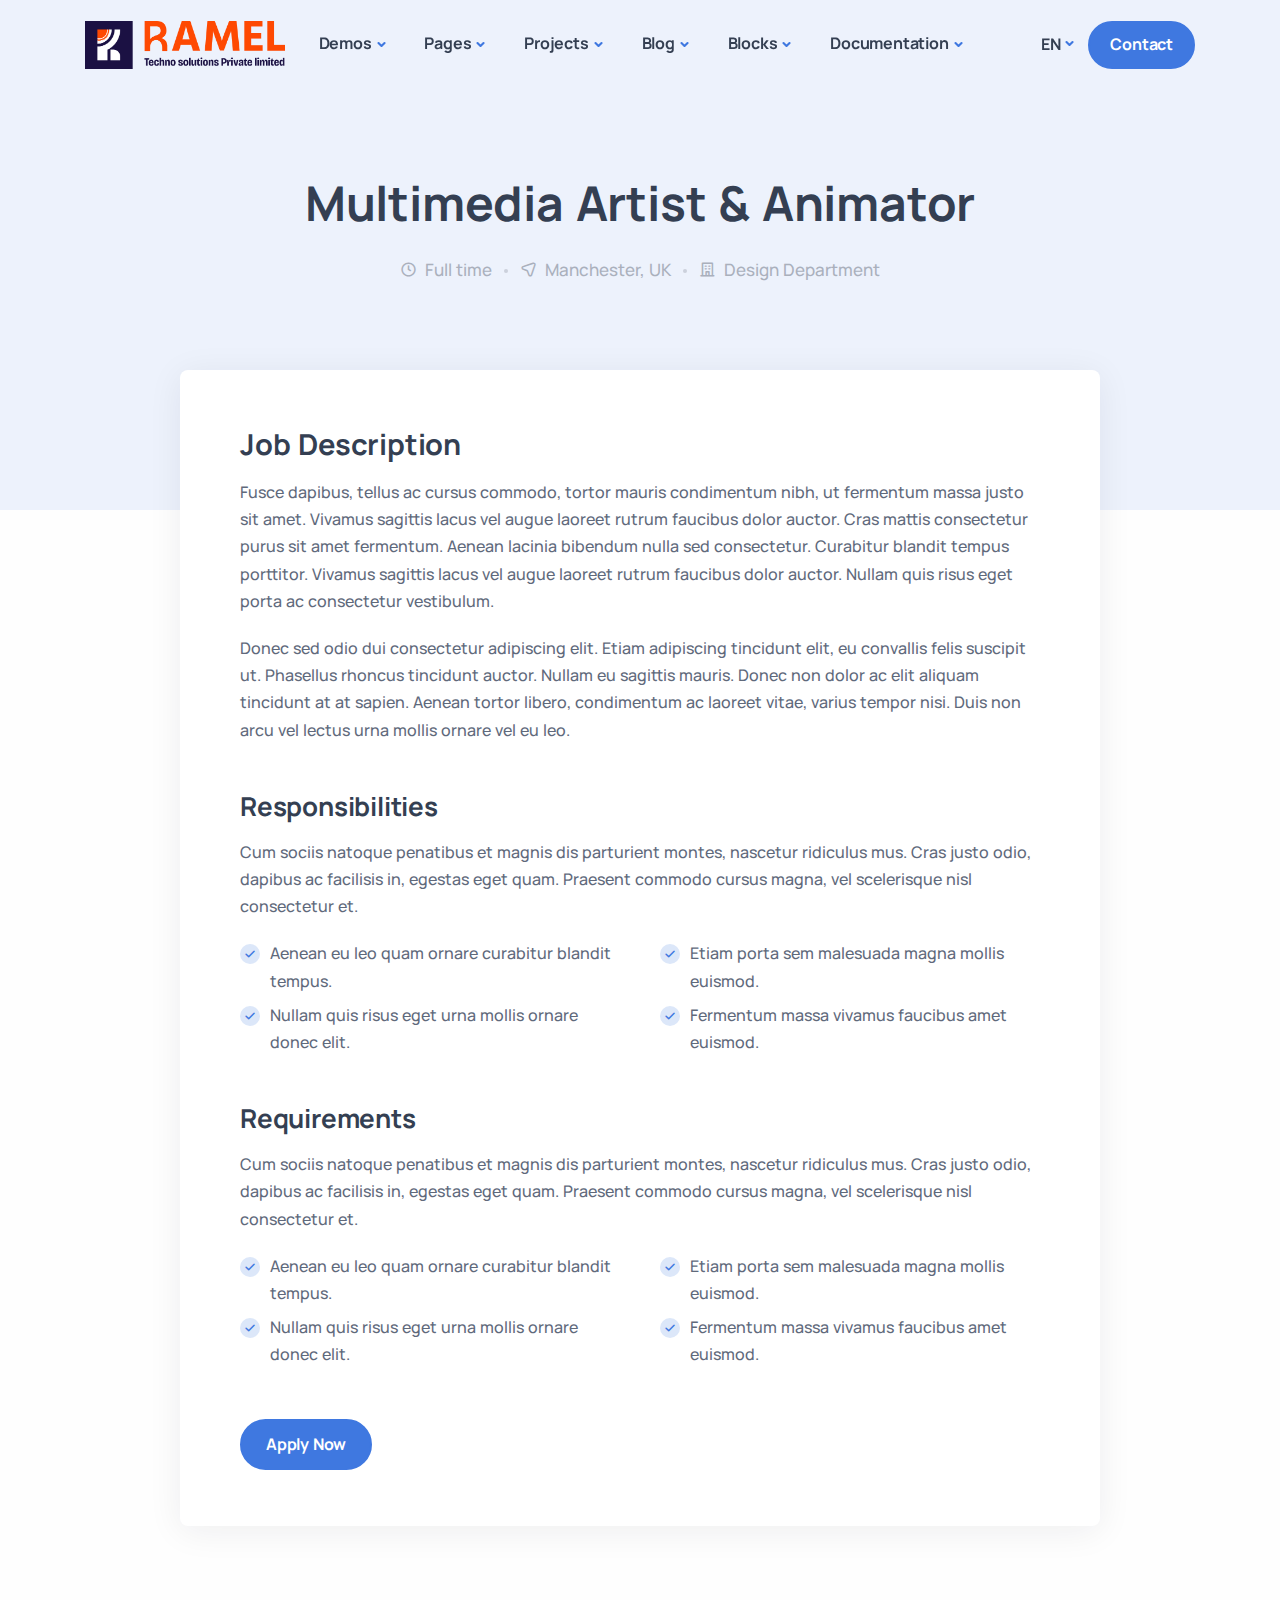
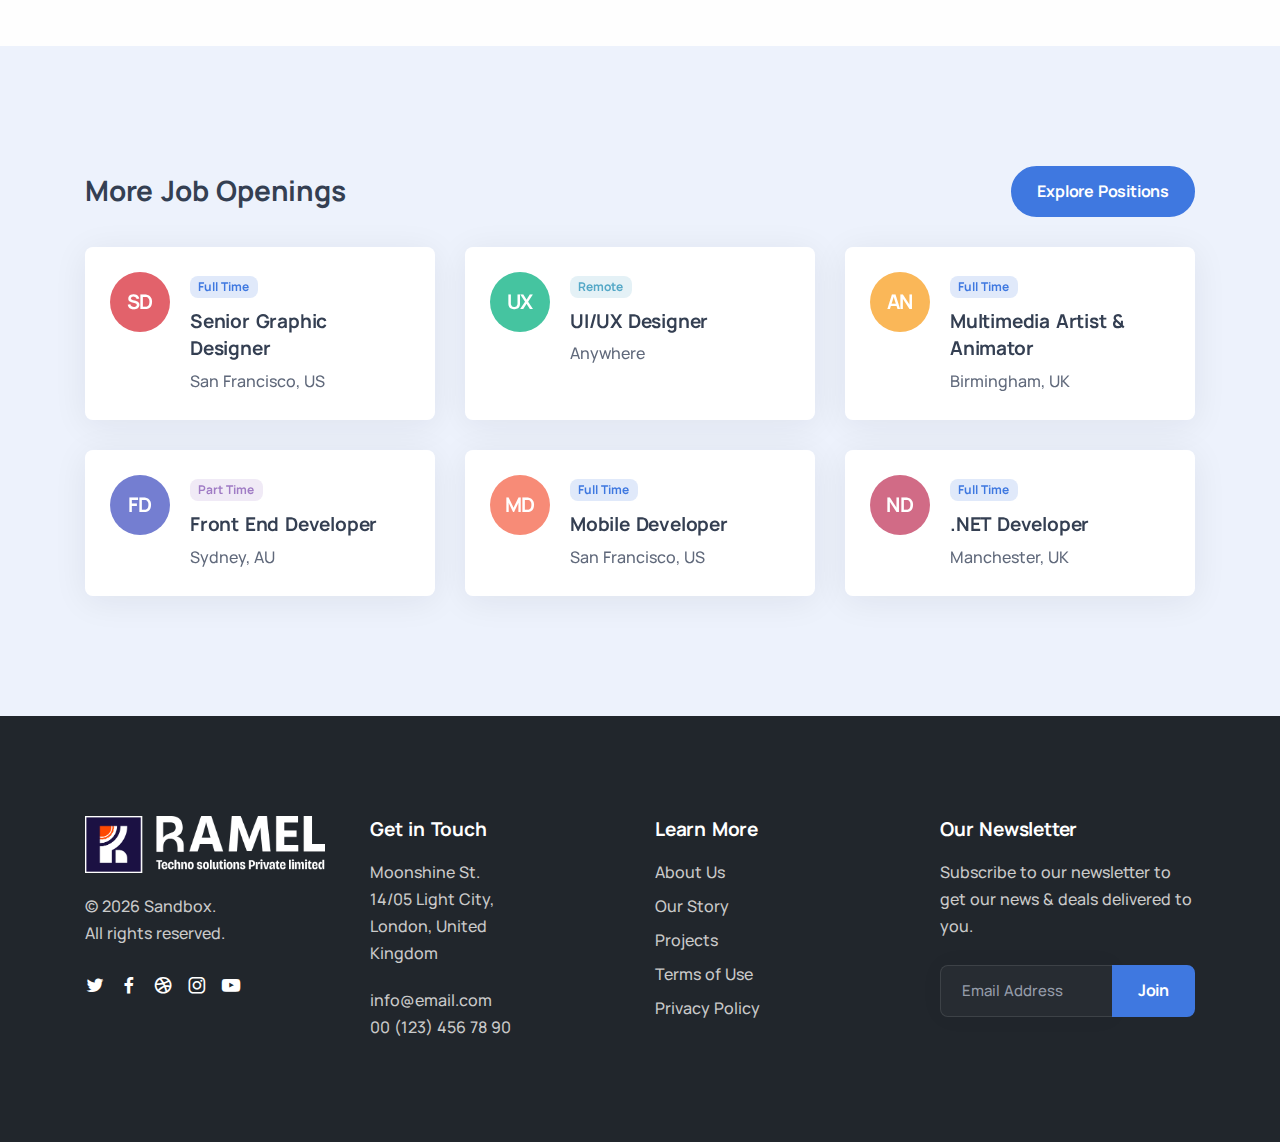
<file: career-job.html>
<!DOCTYPE html>
<html lang="en">

<head>
  <meta charset="utf-8">
  <meta name="viewport" content="width=device-width, initial-scale=1.0">
  <meta name="description" content="An impressive and flawless site template that includes various UI elements and countless features, attractive ready-made blocks and rich pages, basically everything you need to create a unique and professional website.">
  <meta name="keywords" content="bootstrap 5, business, corporate, creative, gulp, marketing, minimal, modern, multipurpose, one page, responsive, saas, sass, seo, startup, html5 template, site template">
  <meta name="author" content="elemis">
  <title>Sandbox - Modern & Multipurpose Bootstrap 5 Template</title>
  <link rel="shortcut icon" href="./assets/img/favicon.png">
  <link rel="stylesheet" href="./assets/css/plugins.css">
  <link rel="stylesheet" href="./assets/css/style.css">
</head>

<body>
  <div class="content-wrapper">
    <header class="wrapper bg-soft-primary">
      <nav class="navbar navbar-expand-lg center-nav transparent navbar-light">
        <div class="container flex-lg-row flex-nowrap align-items-center">
          <div class="navbar-brand w-100">
            <a href="./index.html">
              <img src="./assets/img/logo.png" srcset="./assets/img/logo@2x.png 2x" alt="" />
            </a>
          </div>
          <div class="navbar-collapse offcanvas offcanvas-nav offcanvas-start">
            <div class="offcanvas-header d-lg-none">
              <h3 class="text-white fs-30 mb-0">Sandbox</h3>
              <button type="button" class="btn-close btn-close-white" data-bs-dismiss="offcanvas" aria-label="Close"></button>
            </div>
            <div class="offcanvas-body ms-lg-auto d-flex flex-column h-100">
              <ul class="navbar-nav">
                <li class="nav-item dropdown dropdown-mega">
                  <a class="nav-link dropdown-toggle" href="#" data-bs-toggle="dropdown">Demos</a>
                  <ul class="dropdown-menu mega-menu mega-menu-dark mega-menu-img">
                    <li class="mega-menu-content mega-menu-scroll">
                      <ul class="row row-cols-1 row-cols-lg-6 gx-0 gx-lg-4 gy-lg-2 list-unstyled">
                        <li class="col">
                          <a class="dropdown-item" href="./demo1.html">
                            <figure class="rounded lift d-none d-lg-block"><img src="./assets/img/demos/mi1.jpg" srcset="./assets/img/demos/mi1@2x.jpg 2x" alt=""></figure>
                            <span class="d-lg-none">Demo 1</span>
                          </a>
                        </li>
                        <li class="col">
                          <a class="dropdown-item" href="./demo2.html">
                            <figure class="rounded lift d-none d-lg-block"><img src="./assets/img/demos/mi2.jpg" srcset="./assets/img/demos/mi2@2x.jpg 2x" alt=""></figure>
                            <span class="d-lg-none">Demo 2</span>
                          </a>
                        </li>
                        <li class="col">
                          <a class="dropdown-item" href="./demo3.html">
                            <figure class="rounded lift d-none d-lg-block"><img src="./assets/img/demos/mi3.jpg" srcset="./assets/img/demos/mi3@2x.jpg 2x" alt=""></figure>
                            <span class="d-lg-none">Demo 3</span>
                          </a>
                        </li>
                        <li class="col">
                          <a class="dropdown-item" href="./demo4.html">
                            <figure class="rounded lift d-none d-lg-block"><img src="./assets/img/demos/mi4.jpg" srcset="./assets/img/demos/mi4@2x.jpg 2x" alt=""></figure>
                            <span class="d-lg-none">Demo 4</span>
                          </a>
                        </li>
                        <li class="col">
                          <a class="dropdown-item" href="./demo5.html">
                            <figure class="rounded lift d-none d-lg-block"><img src="./assets/img/demos/mi5.jpg" srcset="./assets/img/demos/mi5@2x.jpg 2x" alt=""></figure>
                            <span class="d-lg-none">Demo 5</span>
                          </a>
                        </li>
                        <li class="col">
                          <a class="dropdown-item" href="./demo6.html">
                            <figure class="rounded lift d-none d-lg-block"><img src="./assets/img/demos/mi6.jpg" srcset="./assets/img/demos/mi6@2x.jpg 2x" alt=""></figure>
                            <span class="d-lg-none">Demo 6</span>
                          </a>
                        </li>
                        <li class="col">
                          <a class="dropdown-item" href="./demo7.html">
                            <figure class="rounded lift d-none d-lg-block"><img src="./assets/img/demos/mi7.jpg" srcset="./assets/img/demos/mi7@2x.jpg 2x" alt=""></figure>
                            <span class="d-lg-none">Demo 7</span>
                          </a>
                        </li>
                        <li class="col">
                          <a class="dropdown-item" href="./demo8.html">
                            <figure class="rounded lift d-none d-lg-block"><img src="./assets/img/demos/mi8.jpg" srcset="./assets/img/demos/mi8@2x.jpg 2x" alt=""></figure>
                            <span class="d-lg-none">Demo 8</span>
                          </a>
                        </li>
                        <li class="col">
                          <a class="dropdown-item" href="./demo9.html">
                            <figure class="rounded lift d-none d-lg-block"><img src="./assets/img/demos/mi9.jpg" srcset="./assets/img/demos/mi9@2x.jpg 2x" alt=""></figure>
                            <span class="d-lg-none">Demo 9</span>
                          </a>
                        </li>
                        <li class="col">
                          <a class="dropdown-item" href="./demo10.html">
                            <figure class="rounded lift d-none d-lg-block"><img src="./assets/img/demos/mi10.jpg" srcset="./assets/img/demos/mi10@2x.jpg 2x" alt=""></figure>
                            <span class="d-lg-none">Demo 10</span>
                          </a>
                        </li>
                        <li class="col">
                          <a class="dropdown-item" href="./demo11.html">
                            <figure class="rounded lift d-none d-lg-block"><img src="./assets/img/demos/mi11.jpg" srcset="./assets/img/demos/mi11@2x.jpg 2x" alt=""></figure>
                            <span class="d-lg-none">Demo 11</span>
                          </a>
                        </li>
                        <li class="col">
                          <a class="dropdown-item" href="./demo12.html">
                            <figure class="rounded lift d-none d-lg-block"><img src="./assets/img/demos/mi12.jpg" srcset="./assets/img/demos/mi12@2x.jpg 2x" alt=""></figure>
                            <span class="d-lg-none">Demo 12</span>
                          </a>
                        </li>
                        <li class="col">
                          <a class="dropdown-item" href="./demo13.html">
                            <figure class="rounded lift d-none d-lg-block"><img src="./assets/img/demos/mi13.jpg" srcset="./assets/img/demos/mi13@2x.jpg 2x" alt=""></figure>
                            <span class="d-lg-none">Demo 13</span>
                          </a>
                        </li>
                        <li class="col">
                          <a class="dropdown-item" href="./demo14.html">
                            <figure class="rounded lift d-none d-lg-block"><img src="./assets/img/demos/mi14.jpg" srcset="./assets/img/demos/mi14@2x.jpg 2x" alt=""></figure>
                            <span class="d-lg-none">Demo 14</span>
                          </a>
                        </li>
                        <li class="col">
                          <a class="dropdown-item" href="./demo15.html">
                            <figure class="rounded lift d-none d-lg-block"><img src="./assets/img/demos/mi15.jpg" srcset="./assets/img/demos/mi15@2x.jpg 2x" alt=""></figure>
                            <span class="d-lg-none">Demo 15</span>
                          </a>
                        </li>
                        <li class="col">
                          <a class="dropdown-item" href="./demo16.html">
                            <figure class="rounded lift d-none d-lg-block"><img src="./assets/img/demos/mi16.jpg" srcset="./assets/img/demos/mi16@2x.jpg 2x" alt=""></figure>
                            <span class="d-lg-none">Demo 16</span>
                          </a>
                        </li>
                        <li class="col">
                          <a class="dropdown-item" href="./demo17.html">
                            <figure class="rounded lift d-none d-lg-block"><img src="./assets/img/demos/mi17.jpg" srcset="./assets/img/demos/mi17@2x.jpg 2x" alt=""></figure>
                            <span class="d-lg-none">Demo 17</span>
                          </a>
                        </li>
                        <li class="col">
                          <a class="dropdown-item" href="./demo18.html">
                            <figure class="rounded lift d-none d-lg-block"><img src="./assets/img/demos/mi18.jpg" srcset="./assets/img/demos/mi18@2x.jpg 2x" alt=""></figure>
                            <span class="d-lg-none">Demo 18</span>
                          </a>
                        </li>
                        <li class="col">
                          <a class="dropdown-item" href="./demo19.html">
                            <figure class="rounded lift d-none d-lg-block"><img src="./assets/img/demos/mi19.jpg" srcset="./assets/img/demos/mi19@2x.jpg 2x" alt=""></figure>
                            <span class="d-lg-none">Demo 19</span>
                          </a>
                        </li>
                        <li class="col">
                          <a class="dropdown-item" href="./demo20.html">
                            <figure class="rounded lift d-none d-lg-block"><img src="./assets/img/demos/mi20.jpg" srcset="./assets/img/demos/mi20@2x.jpg 2x" alt=""></figure>
                            <span class="d-lg-none">Demo 20</span>
                          </a>
                        </li>
                        <li class="col">
                          <a class="dropdown-item" href="./demo21.html">
                            <figure class="rounded lift d-none d-lg-block"><img src="./assets/img/demos/mi21.jpg" srcset="./assets/img/demos/mi21@2x.jpg 2x" alt=""></figure>
                            <span class="d-lg-none">Demo 21</span>
                          </a>
                        </li>
                        <li class="col">
                          <a class="dropdown-item" href="./demo22.html">
                            <figure class="rounded lift d-none d-lg-block"><img src="./assets/img/demos/mi22.jpg" srcset="./assets/img/demos/mi22@2x.jpg 2x" alt=""></figure>
                            <span class="d-lg-none">Demo 22</span>
                          </a>
                        </li>
                        <li class="col">
                          <a class="dropdown-item" href="./demo23.html">
                            <figure class="rounded lift d-none d-lg-block"><img src="./assets/img/demos/mi23.jpg" srcset="./assets/img/demos/mi23@2x.jpg 2x" alt=""></figure>
                            <span class="d-lg-none">Demo 23</span>
                          </a>
                        </li>
                        <li class="col">
                          <a class="dropdown-item" href="./demo24.html">
                            <figure class="rounded lift d-none d-lg-block"><img src="./assets/img/demos/mi24.jpg" srcset="./assets/img/demos/mi24@2x.jpg 2x" alt=""></figure>
                            <span class="d-lg-none">Demo 24</span>
                          </a>
                        </li>
                        <li class="col">
                          <a class="dropdown-item" href="./demo25.html">
                            <figure class="rounded lift d-none d-lg-block"><img src="./assets/img/demos/mi25.jpg" srcset="./assets/img/demos/mi25@2x.jpg 2x" alt=""></figure>
                            <span class="d-lg-none">Demo 25</span>
                          </a>
                        </li>
                        <li class="col">
                          <a class="dropdown-item" href="./demo26.html">
                            <figure class="rounded lift d-none d-lg-block"><img src="./assets/img/demos/mi26.jpg" srcset="./assets/img/demos/mi26@2x.jpg 2x" alt=""></figure>
                            <span class="d-lg-none">Demo 26</span>
                          </a>
                        </li>
                        <li class="col">
                          <a class="dropdown-item" href="./demo27.html">
                            <figure class="rounded lift d-none d-lg-block"><img src="./assets/img/demos/mi27.jpg" srcset="./assets/img/demos/mi27@2x.jpg 2x" alt=""></figure>
                            <span class="d-lg-none">Demo 27</span>
                          </a>
                        </li>
                        <li class="col">
                          <a class="dropdown-item" href="./demo28.html">
                            <figure class="rounded lift d-none d-lg-block"><img src="./assets/img/demos/mi28.jpg" srcset="./assets/img/demos/mi28@2x.jpg 2x" alt=""></figure>
                            <span class="d-lg-none">Demo 28</span>
                          </a>
                        </li>
                        <li class="col">
                          <a class="dropdown-item" href="./demo29.html">
                            <figure class="rounded lift d-none d-lg-block"><img src="./assets/img/demos/mi29.jpg" srcset="./assets/img/demos/mi29@2x.jpg 2x" alt=""></figure>
                            <span class="d-lg-none">Demo 29</span>
                          </a>
                        </li>
                        <li class="col">
                          <a class="dropdown-item" href="./demo30.html">
                            <figure class="rounded lift d-none d-lg-block"><img src="./assets/img/demos/mi30.jpg" srcset="./assets/img/demos/mi30@2x.jpg 2x" alt=""></figure>
                            <span class="d-lg-none">Demo 30</span>
                          </a>
                        </li>
                        <li class="col">
                          <a class="dropdown-item" href="./demo31.html">
                            <figure class="rounded lift d-none d-lg-block"><img src="./assets/img/demos/mi31.jpg" srcset="./assets/img/demos/mi31@2x.jpg 2x" alt=""></figure>
                            <span class="d-lg-none">Demo 31</span>
                          </a>
                        </li>
                        <li class="col">
                          <a class="dropdown-item" href="./demo32.html">
                            <figure class="rounded lift d-none d-lg-block"><img src="./assets/img/demos/mi32.jpg" srcset="./assets/img/demos/mi32@2x.jpg 2x" alt=""></figure>
                            <span class="d-lg-none">Demo 32</span>
                          </a>
                        </li>
                        <li class="col">
                          <a class="dropdown-item" href="./demo33.html">
                            <figure class="rounded lift d-none d-lg-block"><img src="./assets/img/demos/mi33.jpg" srcset="./assets/img/demos/mi33@2x.jpg 2x" alt=""></figure>
                            <span class="d-lg-none">Demo 33</span>
                          </a>
                        </li>
                        <li class="col">
                          <a class="dropdown-item" href="./demo34.html">
                            <figure class="rounded lift d-none d-lg-block"><img src="./assets/img/demos/mi34.jpg" srcset="./assets/img/demos/mi34@2x.jpg 2x" alt=""></figure>
                            <span class="d-lg-none">Demo 34</span>
                          </a>
                        </li>
                        <li class="col">
                          <a class="dropdown-item" href="./demo35.html">
                            <figure class="rounded lift d-none d-lg-block"><img src="./assets/img/demos/mi35.jpg" srcset="./assets/img/demos/mi35@2x.jpg 2x" alt=""></figure>
                            <span class="d-lg-none">Demo 35</span>
                          </a>
                        </li>
                        <li class="col">
                          <a class="dropdown-item" href="./demo36.html">
                            <figure class="rounded lift d-none d-lg-block"><img src="./assets/img/demos/mi36.jpg" srcset="./assets/img/demos/mi36@2x.jpg 2x" alt=""></figure>
                            <span class="d-lg-none">Demo 36</span>
                          </a>
                        </li>
                      </ul>
                      <!--/.row -->
                      <span class="d-none d-lg-flex"><i class="uil uil-direction"></i><strong>Scroll to view more</strong></span>
                    </li>
                    <!--/.mega-menu-content-->
                  </ul>
                  <!--/.dropdown-menu -->
                </li>
                <li class="nav-item dropdown">
                  <a class="nav-link dropdown-toggle" href="#" data-bs-toggle="dropdown">Pages</a>
                  <ul class="dropdown-menu">
                    <li class="dropdown dropdown-submenu dropend"><a class="dropdown-item dropdown-toggle" href="#" data-bs-toggle="dropdown">Services</a>
                      <ul class="dropdown-menu">
                        <li class="nav-item"><a class="dropdown-item" href="./services.html">Services I</a></li>
                        <li class="nav-item"><a class="dropdown-item" href="./services2.html">Services II</a></li>
                      </ul>
                    </li>
                    <li class="dropdown dropdown-submenu dropend"><a class="dropdown-item dropdown-toggle" href="#" data-bs-toggle="dropdown">About</a>
                      <ul class="dropdown-menu">
                        <li class="nav-item"><a class="dropdown-item" href="./about.html">About I</a></li>
                        <li class="nav-item"><a class="dropdown-item" href="./about2.html">About II</a></li>
                      </ul>
                    </li>
                    <li class="dropdown dropdown-submenu dropend"><a class="dropdown-item dropdown-toggle" href="#" data-bs-toggle="dropdown">Shop</a>
                      <ul class="dropdown-menu">
                        <li class="nav-item"><a class="dropdown-item" href="./shop.html">Shop I</a></li>
                        <li class="nav-item"><a class="dropdown-item" href="./shop2.html">Shop II</a></li>
                        <li class="nav-item"><a class="dropdown-item" href="./shop-product.html">Product Page</a></li>
                        <li class="nav-item"><a class="dropdown-item" href="./shop-cart.html">Shopping Cart</a></li>
                        <li class="nav-item"><a class="dropdown-item" href="./shop-checkout.html">Checkout</a></li>
                      </ul>
                    </li>
                    <li class="dropdown dropdown-submenu dropend"><a class="dropdown-item dropdown-toggle" href="#" data-bs-toggle="dropdown">Contact</a>
                      <ul class="dropdown-menu">
                        <li class="nav-item"><a class="dropdown-item" href="./contact.html">Contact I</a></li>
                        <li class="nav-item"><a class="dropdown-item" href="./contact2.html">Contact II</a></li>
                        <li class="nav-item"><a class="dropdown-item" href="./contact3.html">Contact III</a></li>
                      </ul>
                    </li>
                    <li class="dropdown dropdown-submenu dropend"><a class="dropdown-item dropdown-toggle" href="#" data-bs-toggle="dropdown">Career</a>
                      <ul class="dropdown-menu">
                        <li class="nav-item"><a class="dropdown-item" href="./career.html">Job Listing I</a></li>
                        <li class="nav-item"><a class="dropdown-item" href="./career2.html">Job Listing II</a></li>
                        <li class="nav-item"><a class="dropdown-item" href="./career-job.html">Job Description</a></li>
                      </ul>
                    </li>
                    <li class="dropdown dropdown-submenu dropend"><a class="dropdown-item dropdown-toggle" href="#" data-bs-toggle="dropdown">Utility</a>
                      <ul class="dropdown-menu">
                        <li class="nav-item"><a class="dropdown-item" href="./404.html">404 Not Found</a></li>
                        <li class="nav-item"><a class="dropdown-item" href="./page-loader.html">Page Loader</a></li>
                        <li class="nav-item"><a class="dropdown-item" href="./signin.html">Sign In I</a></li>
                        <li class="nav-item"><a class="dropdown-item" href="./signin2.html">Sign In II</a></li>
                        <li class="nav-item"><a class="dropdown-item" href="./signup.html">Sign Up I</a></li>
                        <li class="nav-item"><a class="dropdown-item" href="./signup2.html">Sign Up II</a></li>
                        <li class="nav-item"><a class="dropdown-item" href="./terms.html">Terms</a></li>
                      </ul>
                    </li>
                    <li class="nav-item"><a class="dropdown-item" href="./pricing.html">Pricing</a></li>
                    <li class="nav-item"><a class="dropdown-item" href="./onepage.html">One Page</a></li>
                  </ul>
                </li>
                <li class="nav-item dropdown">
                  <a class="nav-link dropdown-toggle" href="#" data-bs-toggle="dropdown">Projects</a>
                  <div class="dropdown-menu dropdown-lg">
                    <div class="dropdown-lg-content">
                      <div>
                        <h6 class="dropdown-header">Project Pages</h6>
                        <ul class="list-unstyled">
                          <li><a class="dropdown-item" href="./projects.html">Projects I</a></li>
                          <li><a class="dropdown-item" href="./projects2.html">Projects II</a></li>
                          <li><a class="dropdown-item" href="./projects3.html">Projects III</a></li>
                          <li><a class="dropdown-item" href="./projects4.html">Projects IV</a></li>
                        </ul>
                      </div>
                      <!-- /.column -->
                      <div>
                        <h6 class="dropdown-header">Single Projects</h6>
                        <ul class="list-unstyled">
                          <li><a class="dropdown-item" href="./single-project.html">Single Project I</a></li>
                          <li><a class="dropdown-item" href="./single-project2.html">Single Project II</a></li>
                          <li><a class="dropdown-item" href="./single-project3.html">Single Project III</a></li>
                          <li><a class="dropdown-item" href="./single-project4.html">Single Project IV</a></li>
                        </ul>
                      </div>
                      <!-- /.column -->
                    </div>
                    <!-- /auto-column -->
                  </div>
                </li>
                <li class="nav-item dropdown">
                  <a class="nav-link dropdown-toggle" href="#" data-bs-toggle="dropdown">Blog</a>
                  <ul class="dropdown-menu">
                    <li class="nav-item"><a class="dropdown-item" href="./blog.html">Blog without Sidebar</a></li>
                    <li class="nav-item"><a class="dropdown-item" href="./blog2.html">Blog with Sidebar</a></li>
                    <li class="nav-item"><a class="dropdown-item" href="./blog3.html">Blog with Left Sidebar</a></li>
                    <li class="dropdown dropdown-submenu dropend"><a class="dropdown-item dropdown-toggle" href="#" data-bs-toggle="dropdown">Blog Posts</a>
                      <ul class="dropdown-menu">
                        <li class="nav-item"><a class="dropdown-item" href="./blog-post.html">Post without Sidebar</a></li>
                        <li class="nav-item"><a class="dropdown-item" href="./blog-post2.html">Post with Sidebar</a></li>
                        <li class="nav-item"><a class="dropdown-item" href="./blog-post3.html">Post with Left Sidebar</a></li>
                      </ul>
                    </li>
                  </ul>
                </li>
                <li class="nav-item dropdown dropdown-mega">
                  <a class="nav-link dropdown-toggle" href="#" data-bs-toggle="dropdown">Blocks</a>
                  <ul class="dropdown-menu mega-menu mega-menu-dark mega-menu-img">
                    <li class="mega-menu-content">
                      <ul class="row row-cols-1 row-cols-lg-6 gx-0 gx-lg-6 gy-lg-4 list-unstyled">
                        <li class="col"><a class="dropdown-item" href="./docs/blocks/about.html">
                            <div class="rounded img-svg d-none d-lg-block p-4 mb-lg-2"><img class="rounded-0" src="./assets/img/demos/block1.svg" alt=""></div>
                            <span>About</span>
                          </a>
                        </li>
                        <li class="col"><a class="dropdown-item" href="./docs/blocks/blog.html">
                            <div class="rounded img-svg d-none d-lg-block p-4 mb-lg-2"><img class="rounded-0" src="./assets/img/demos/block2.svg" alt=""></div>
                            <span>Blog</span>
                          </a>
                        </li>
                        <li class="col"><a class="dropdown-item" href="./docs/blocks/call-to-action.html">
                            <div class="rounded img-svg d-none d-lg-block p-4 mb-lg-2"><img class="rounded-0" src="./assets/img/demos/block3.svg" alt=""></div>
                            <span>Call to Action</span>
                          </a>
                        </li>
                        <li class="col"><a class="dropdown-item" href="./docs/blocks/clients.html">
                            <div class="rounded img-svg d-none d-lg-block p-4 mb-lg-2"><img class="rounded-0" src="./assets/img/demos/block4.svg" alt=""></div>
                            <span>Clients</span>
                          </a>
                        </li>
                        <li class="col"><a class="dropdown-item" href="./docs/blocks/contact.html">
                            <div class="rounded img-svg d-none d-lg-block p-4 mb-lg-2"><img class="rounded-0" src="./assets/img/demos/block5.svg" alt=""></div>
                            <span>Contact</span>
                          </a>
                        </li>
                        <li class="col"><a class="dropdown-item" href="./docs/blocks/facts.html">
                            <div class="rounded img-svg d-none d-lg-block p-4 mb-lg-2"><img class="rounded-0" src="./assets/img/demos/block6.svg" alt=""></div>
                            <span>Facts</span>
                          </a>
                        </li>
                        <li class="col"><a class="dropdown-item" href="./docs/blocks/faq.html">
                            <div class="rounded img-svg d-none d-lg-block p-4 mb-lg-2"><img class="rounded-0" src="./assets/img/demos/block7.svg" alt=""></div>
                            <span>FAQ</span>
                          </a>
                        </li>
                        <li class="col"><a class="dropdown-item" href="./docs/blocks/features.html">
                            <div class="rounded img-svg d-none d-lg-block p-4 mb-lg-2"><img class="rounded-0" src="./assets/img/demos/block8.svg" alt=""></div>
                            <span>Features</span>
                          </a>
                        </li>
                        <li class="col"><a class="dropdown-item" href="./docs/blocks/footer.html">
                            <div class="rounded img-svg d-none d-lg-block p-4 mb-lg-2"><img class="rounded-0" src="./assets/img/demos/block9.svg" alt=""></div>
                            <span>Footer</span>
                          </a>
                        </li>
                        <li class="col"><a class="dropdown-item" href="./docs/blocks/hero.html">
                            <div class="rounded img-svg d-none d-lg-block p-4 mb-lg-2"><img class="rounded-0" src="./assets/img/demos/block10.svg" alt=""></div>
                            <span>Hero</span>
                          </a>
                        </li>
                        <li class="col"><a class="dropdown-item" href="./docs/blocks/misc.html">
                            <div class="rounded img-svg d-none d-lg-block p-4 mb-lg-2"><img class="rounded-0" src="./assets/img/demos/block17.svg" alt=""></div>
                            <span>Misc</span>
                          </a>
                        </li>
                        <li class="col"><a class="dropdown-item" href="./docs/blocks/navbar.html">
                            <div class="rounded img-svg d-none d-lg-block p-4 mb-lg-2"><img class="rounded-0" src="./assets/img/demos/block11.svg" alt=""></div>
                            <span>Navbar</span>
                          </a>
                        </li>
                        <li class="col"><a class="dropdown-item" href="./docs/blocks/portfolio.html">
                            <div class="rounded img-svg d-none d-lg-block p-4 mb-lg-2"><img class="rounded-0" src="./assets/img/demos/block12.svg" alt=""></div>
                            <span>Portfolio</span>
                          </a>
                        </li>
                        <li class="col"><a class="dropdown-item" href="./docs/blocks/pricing.html">
                            <div class="rounded img-svg d-none d-lg-block p-4 mb-lg-2"><img class="rounded-0" src="./assets/img/demos/block13.svg" alt=""></div>
                            <span>Pricing</span>
                          </a>
                        </li>
                        <li class="col"><a class="dropdown-item" href="./docs/blocks/process.html">
                            <div class="rounded img-svg d-none d-lg-block p-4 mb-lg-2"><img class="rounded-0" src="./assets/img/demos/block14.svg" alt=""></div>
                            <span>Process</span>
                          </a>
                        </li>
                        <li class="col"><a class="dropdown-item" href="./docs/blocks/team.html">
                            <div class="rounded img-svg d-none d-lg-block p-4 mb-lg-2"><img class="rounded-0" src="./assets/img/demos/block15.svg" alt=""></div>
                            <span>Team</span>
                          </a>
                        </li>
                        <li class="col"><a class="dropdown-item" href="./docs/blocks/testimonials.html">
                            <div class="rounded img-svg d-none d-lg-block p-4 mb-lg-2"><img class="rounded-0" src="./assets/img/demos/block16.svg" alt=""></div>
                            <span>Testimonials</span>
                          </a>
                        </li>
                      </ul>
                      <!--/.row -->
                    </li>
                    <!--/.mega-menu-content-->
                  </ul>
                  <!--/.dropdown-menu -->
                </li>
                <li class="nav-item dropdown dropdown-mega">
                  <a class="nav-link dropdown-toggle" href="#" data-bs-toggle="dropdown">Documentation</a>
                  <ul class="dropdown-menu mega-menu">
                    <li class="mega-menu-content">
                      <div class="row gx-0 gx-lg-3">
                        <div class="col-lg-4">
                          <h6 class="dropdown-header">Usage</h6>
                          <ul class="list-unstyled cc-2 pb-lg-1">
                            <li><a class="dropdown-item" href="./docs/index.html">Get Started</a></li>
                            <li><a class="dropdown-item" href="./docs/forms.html">Forms</a></li>
                            <li><a class="dropdown-item" href="./docs/faq.html">FAQ</a></li>
                            <li><a class="dropdown-item" href="./docs/changelog.html">Changelog</a></li>
                            <li><a class="dropdown-item" href="./docs/credits.html">Credits</a></li>
                          </ul>
                          <h6 class="dropdown-header mt-lg-6">Styleguide</h6>
                          <ul class="list-unstyled cc-2">
                            <li><a class="dropdown-item" href="./docs/styleguide/colors.html">Colors</a></li>
                            <li><a class="dropdown-item" href="./docs/styleguide/fonts.html">Fonts</a></li>
                            <li><a class="dropdown-item" href="./docs/styleguide/icons-svg.html">SVG Icons</a></li>
                            <li><a class="dropdown-item" href="./docs/styleguide/icons-font.html">Font Icons</a></li>
                            <li><a class="dropdown-item" href="./docs/styleguide/illustrations.html">Illustrations</a></li>
                            <li><a class="dropdown-item" href="./docs/styleguide/backgrounds.html">Backgrounds</a></li>
                            <li><a class="dropdown-item" href="./docs/styleguide/misc.html">Misc</a></li>
                          </ul>
                        </div>
                        <!--/column -->
                        <div class="col-lg-8">
                          <h6 class="dropdown-header">Elements</h6>
                          <ul class="list-unstyled cc-3">
                            <li><a class="dropdown-item" href="./docs/elements/accordion.html">Accordion</a></li>
                            <li><a class="dropdown-item" href="./docs/elements/alerts.html">Alerts</a></li>
                            <li><a class="dropdown-item" href="./docs/elements/animations.html">Animations</a></li>
                            <li><a class="dropdown-item" href="./docs/elements/avatars.html">Avatars</a></li>
                            <li><a class="dropdown-item" href="./docs/elements/background.html">Background</a></li>
                            <li><a class="dropdown-item" href="./docs/elements/badges.html">Badges</a></li>
                            <li><a class="dropdown-item" href="./docs/elements/buttons.html">Buttons</a></li>
                            <li><a class="dropdown-item" href="./docs/elements/card.html">Card</a></li>
                            <li><a class="dropdown-item" href="./docs/elements/carousel.html">Carousel</a></li>
                            <li><a class="dropdown-item" href="./docs/elements/dividers.html">Dividers</a></li>
                            <li><a class="dropdown-item" href="./docs/elements/form-elements.html">Form Elements</a></li>
                            <li><a class="dropdown-item" href="./docs/elements/image-hover.html">Image Hover</a></li>
                            <li><a class="dropdown-item" href="./docs/elements/image-mask.html">Image Mask</a></li>
                            <li><a class="dropdown-item" href="./docs/elements/lightbox.html">Lightbox</a></li>
                            <li><a class="dropdown-item" href="./docs/elements/player.html">Media Player</a></li>
                            <li><a class="dropdown-item" href="./docs/elements/modal.html">Modal</a></li>
                            <li><a class="dropdown-item" href="./docs/elements/pagination.html">Pagination</a></li>
                            <li><a class="dropdown-item" href="./docs/elements/progressbar.html">Progressbar</a></li>
                            <li><a class="dropdown-item" href="./docs/elements/shadows.html">Shadows</a></li>
                            <li><a class="dropdown-item" href="./docs/elements/shapes.html">Shapes</a></li>
                            <li><a class="dropdown-item" href="./docs/elements/tables.html">Tables</a></li>
                            <li><a class="dropdown-item" href="./docs/elements/tabs.html">Tabs</a></li>
                            <li><a class="dropdown-item" href="./docs/elements/text-animations.html">Text Animations</a></li>
                            <li><a class="dropdown-item" href="./docs/elements/text-highlight.html">Text Highlight</a></li>
                            <li><a class="dropdown-item" href="./docs/elements/tiles.html">Tiles</a></li>
                            <li><a class="dropdown-item" href="./docs/elements/tooltips-popovers.html">Tooltips & Popovers</a></li>
                            <li><a class="dropdown-item" href="./docs/elements/typography.html">Typography</a></li>
                          </ul>
                        </div>
                        <!--/column -->
                      </div>
                      <!--/.row -->
                    </li>
                    <!--/.mega-menu-content-->
                  </ul>
                  <!--/.dropdown-menu -->
                </li>
              </ul>
              <!-- /.navbar-nav -->
              <div class="offcanvas-footer d-lg-none">
                <div>
                  <a href="mailto:first.last@email.com" class="link-inverse">info@email.com</a>
                  <br /> 00 (123) 456 78 90 <br />
                  <nav class="nav social social-white mt-4">
                    <a href="#"><i class="uil uil-twitter"></i></a>
                    <a href="#"><i class="uil uil-facebook-f"></i></a>
                    <a href="#"><i class="uil uil-dribbble"></i></a>
                    <a href="#"><i class="uil uil-instagram"></i></a>
                    <a href="#"><i class="uil uil-youtube"></i></a>
                  </nav>
                  <!-- /.social -->
                </div>
              </div>
              <!-- /.offcanvas-footer -->
            </div>
            <!-- /.offcanvas-body -->
          </div>
          <!-- /.navbar-collapse -->
          <div class="navbar-other w-100 d-flex ms-auto">
            <ul class="navbar-nav flex-row align-items-center ms-auto">
              <li class="nav-item dropdown language-select text-uppercase">
                <a class="nav-link dropdown-item dropdown-toggle" href="#" role="button" data-bs-toggle="dropdown" aria-haspopup="true" aria-expanded="false">En</a>
                <ul class="dropdown-menu">
                  <li class="nav-item"><a class="dropdown-item" href="#">En</a></li>
                  <li class="nav-item"><a class="dropdown-item" href="#">De</a></li>
                  <li class="nav-item"><a class="dropdown-item" href="#">Es</a></li>
                </ul>
              </li>
              <li class="nav-item d-none d-md-block">
                <a href="./contact.html" class="btn btn-sm btn-primary rounded-pill">Contact</a>
              </li>
              <li class="nav-item d-lg-none">
                <button class="hamburger offcanvas-nav-btn"><span></span></button>
              </li>
            </ul>
            <!-- /.navbar-nav -->
          </div>
          <!-- /.navbar-other -->
        </div>
        <!-- /.container -->
      </nav>
      <!-- /.navbar -->
    </header>
    <!-- /header -->
    <section class="wrapper bg-soft-primary">
      <div class="container pt-10 pb-19 pt-md-14 pb-md-20 text-center">
        <div class="row">
          <div class="col-md-10 col-xl-8 mx-auto">
            <div class="post-header">
              <h1 class="display-1 mb-5">Multimedia Artist & Animator</h1>
              <ul class="post-meta fs-17 mb-5">
                <li><i class="uil uil-clock"></i> Full time</li>
                <li><i class="uil uil-location-arrow"></i> Manchester, UK</li>
                <li><i class="uil uil-building"></i> Design Department</li>
              </ul>
              <!-- /.post-meta -->
            </div>
            <!-- /.post-header -->
          </div>
          <!-- /column -->
        </div>
        <!-- /.row -->
      </div>
      <!-- /.container -->
    </section>
    <!-- /section -->
    <section class="wrapper bg-light">
      <div class="container pb-14 pb-md-16">
        <div class="row">
          <div class="col-lg-10 mx-auto">
            <div class="blog single mt-n17">
              <div class="card shadow-lg">
                <div class="card-body">
                  <h2 class="h1 mb-3">Job Description</h2>
                  <p>Fusce dapibus, tellus ac cursus commodo, tortor mauris condimentum nibh, ut fermentum massa justo sit amet. Vivamus sagittis lacus vel augue laoreet rutrum faucibus dolor auctor. Cras mattis consectetur purus sit amet fermentum. Aenean lacinia bibendum nulla sed consectetur. Curabitur blandit tempus porttitor. Vivamus sagittis lacus vel augue laoreet rutrum faucibus dolor auctor. Nullam quis risus eget porta ac consectetur vestibulum.</p>
                  <p>Donec sed odio dui consectetur adipiscing elit. Etiam adipiscing tincidunt elit, eu convallis felis suscipit ut. Phasellus rhoncus tincidunt auctor. Nullam eu sagittis mauris. Donec non dolor ac elit aliquam tincidunt at at sapien. Aenean tortor libero, condimentum ac laoreet vitae, varius tempor nisi. Duis non arcu vel lectus urna mollis ornare vel eu leo.</p>
                  <h3 class="h2 mb-3 mt-9">Responsibilities</h3>
                  <p>Cum sociis natoque penatibus et magnis dis parturient montes, nascetur ridiculus mus. Cras justo odio, dapibus ac facilisis in, egestas eget quam. Praesent commodo cursus magna, vel scelerisque nisl consectetur et.</p>
                  <div class="row gy-3 gx-xl-8">
                    <div class="col-xl-6">
                      <ul class="icon-list bullet-bg bullet-soft-primary mb-0">
                        <li><span><i class="uil uil-check"></i></span><span>Aenean eu leo quam ornare curabitur blandit tempus.</span></li>
                        <li><span><i class="uil uil-check"></i></span><span>Nullam quis risus eget urna mollis ornare donec elit.</span></li>
                      </ul>
                    </div>
                    <!--/column -->
                    <div class="col-xl-6">
                      <ul class="icon-list bullet-bg bullet-soft-primary mb-0">
                        <li><span><i class="uil uil-check"></i></span><span>Etiam porta sem malesuada magna mollis euismod.</span></li>
                        <li><span><i class="uil uil-check"></i></span><span>Fermentum massa vivamus faucibus amet euismod.</span></li>
                      </ul>
                    </div>
                    <!--/column -->
                  </div>
                  <!--/.row -->
                  <h3 class="h2 mb-3 mt-9">Requirements</h3>
                  <p>Cum sociis natoque penatibus et magnis dis parturient montes, nascetur ridiculus mus. Cras justo odio, dapibus ac facilisis in, egestas eget quam. Praesent commodo cursus magna, vel scelerisque nisl consectetur et.</p>
                  <div class="row gy-3 gx-xl-8 mb-10">
                    <div class="col-xl-6">
                      <ul class="icon-list bullet-bg bullet-soft-primary mb-0">
                        <li><span><i class="uil uil-check"></i></span><span>Aenean eu leo quam ornare curabitur blandit tempus.</span></li>
                        <li><span><i class="uil uil-check"></i></span><span>Nullam quis risus eget urna mollis ornare donec elit.</span></li>
                      </ul>
                    </div>
                    <!--/column -->
                    <div class="col-xl-6">
                      <ul class="icon-list bullet-bg bullet-soft-primary mb-0">
                        <li><span><i class="uil uil-check"></i></span><span>Etiam porta sem malesuada magna mollis euismod.</span></li>
                        <li><span><i class="uil uil-check"></i></span><span>Fermentum massa vivamus faucibus amet euismod.</span></li>
                      </ul>
                    </div>
                    <!--/column -->
                  </div>
                  <!--/.row -->
                  <a href="mailto:apply@email.com" class="btn btn-primary rounded-pill">Apply Now</a>
                </div>
                <!-- /.card-body -->
              </div>
              <!-- /.card -->
            </div>
            <!-- /.blog -->
          </div>
          <!-- /column -->
        </div>
        <!-- /.row -->
      </div>
      <!-- /.container -->
    </section>
    <!-- /section -->
    <section class="wrapper bg-soft-primary">
      <div class="container py-14 py-md-16">
        <div class="row align-items-center mb-6">
          <div class="col-md-8 col-lg-9 col-xl-8 col-xxl-7 pe-xl-20">
            <h2 class="display-6 mb-0">More Job Openings</h2>
          </div>
          <!--/column -->
          <div class="col-md-4 col-lg-3 ms-md-auto text-md-end mt-5 mt-md-0">
            <a href="#" class="btn btn-primary rounded-pill mb-0">Explore Positions</a>
          </div>
          <!--/column -->
        </div>
        <!--/.row -->
        <div class="row gy-6">
          <div class="col-md-6 col-lg-4">
            <a href="#" class="card shadow-lg lift h-100">
              <div class="card-body p-5 d-flex flex-row">
                <div>
                  <span class="avatar bg-red text-white w-11 h-11 fs-20 me-4">SD</span>
                </div>
                <div>
                  <span class="badge bg-pale-blue text-blue rounded py-1 mb-2">Full Time</span>
                  <h4 class="mb-1">Senior Graphic Designer</h4>
                  <p class="mb-0 text-body">San Francisco, US</p>
                </div>
              </div>
            </a>
          </div>
          <!--/column -->
          <div class="col-md-6 col-lg-4">
            <a href="#" class="card shadow-lg lift h-100">
              <div class="card-body p-5 d-flex flex-row">
                <div>
                  <span class="avatar bg-green text-white w-11 h-11 fs-20 me-4">UX</span>
                </div>
                <div>
                  <span class="badge bg-pale-aqua text-aqua rounded py-1 mb-2">Remote</span>
                  <h4 class="mb-1">UI/UX Designer</h4>
                  <p class="mb-0 text-body">Anywhere</p>
                </div>
              </div>
            </a>
          </div>
          <!--/column -->
          <div class="col-md-6 col-lg-4">
            <a href="#" class="card shadow-lg lift h-100">
              <div class="card-body p-5 d-flex flex-row">
                <div>
                  <span class="avatar bg-yellow text-white w-11 h-11 fs-20 me-4">AN</span>
                </div>
                <div>
                  <span class="badge bg-pale-blue text-blue rounded py-1 mb-2">Full Time</span>
                  <h4 class="mb-1">Multimedia Artist &amp; Animator</h4>
                  <p class="mb-0 text-body">Birmingham, UK</p>
                </div>
              </div>
            </a>
          </div>
          <!--/column -->
          <div class="col-md-6 col-lg-4">
            <a href="#" class="card shadow-lg lift h-100">
              <div class="card-body p-5 d-flex flex-row">
                <div>
                  <span class="avatar bg-purple text-white w-11 h-11 fs-20 me-4">FD</span>
                </div>
                <div>
                  <span class="badge bg-pale-violet text-violet rounded py-1 mb-2">Part Time</span>
                  <h4 class="mb-1">Front End Developer</h4>
                  <p class="mb-0 text-body">Sydney, AU</p>
                </div>
              </div>
            </a>
          </div>
          <!--/column -->
          <div class="col-md-6 col-lg-4">
            <a href="#" class="card shadow-lg lift h-100">
              <div class="card-body p-5 d-flex flex-row">
                <div>
                  <span class="avatar bg-orange text-white w-11 h-11 fs-20 me-4">MD</span>
                </div>
                <div>
                  <span class="badge bg-pale-blue text-blue rounded py-1 mb-2">Full Time</span>
                  <h4 class="mb-1">Mobile Developer</h4>
                  <p class="mb-0 text-body">San Francisco, US</p>
                </div>
              </div>
            </a>
          </div>
          <!--/column -->
          <div class="col-md-6 col-lg-4">
            <a href="#" class="card shadow-lg lift h-100">
              <div class="card-body p-5 d-flex flex-row">
                <div>
                  <span class="avatar bg-pink text-white w-11 h-11 fs-20 me-4">ND</span>
                </div>
                <div>
                  <span class="badge bg-pale-blue text-blue rounded py-1 mb-2">Full Time</span>
                  <h4 class="mb-1">.NET Developer</h4>
                  <p class="mb-0 text-body">Manchester, UK</p>
                </div>
              </div>
            </a>
          </div>
          <!--/column -->
        </div>
        <!--/.row -->
      </div>
      <!-- /.container -->
    </section>
    <!-- /section -->
  </div>
  <!-- /.content-wrapper -->
  <footer class="bg-dark text-inverse">
    <div class="container py-13 py-md-15">
      <div class="row gy-6 gy-lg-0">
        <div class="col-md-4 col-lg-3">
          <div class="widget">
            <img class="mb-4" src="./assets/img/logo-light.png" srcset="./assets/img/logo-light@2x.png 2x" alt="" />
            <p class="mb-4">© <script>
                document.write(new Date().getUTCFullYear());
              </script> Sandbox. <br class="d-none d-lg-block" />All rights reserved.</p>
            <nav class="nav social social-white">
              <a href="#"><i class="uil uil-twitter"></i></a>
              <a href="#"><i class="uil uil-facebook-f"></i></a>
              <a href="#"><i class="uil uil-dribbble"></i></a>
              <a href="#"><i class="uil uil-instagram"></i></a>
              <a href="#"><i class="uil uil-youtube"></i></a>
            </nav>
            <!-- /.social -->
          </div>
          <!-- /.widget -->
        </div>
        <!-- /column -->
        <div class="col-md-4 col-lg-3">
          <div class="widget">
            <h4 class="widget-title text-white mb-3">Get in Touch</h4>
            <address class="pe-xl-15 pe-xxl-17">Moonshine St. 14/05 Light City, London, United Kingdom</address>
            <a href="mailto:#">info@email.com</a><br /> 00 (123) 456 78 90
          </div>
          <!-- /.widget -->
        </div>
        <!-- /column -->
        <div class="col-md-4 col-lg-3">
          <div class="widget">
            <h4 class="widget-title text-white mb-3">Learn More</h4>
            <ul class="list-unstyled  mb-0">
              <li><a href="#">About Us</a></li>
              <li><a href="#">Our Story</a></li>
              <li><a href="#">Projects</a></li>
              <li><a href="#">Terms of Use</a></li>
              <li><a href="#">Privacy Policy</a></li>
            </ul>
          </div>
          <!-- /.widget -->
        </div>
        <!-- /column -->
        <div class="col-md-12 col-lg-3">
          <div class="widget">
            <h4 class="widget-title text-white mb-3">Our Newsletter</h4>
            <p class="mb-5">Subscribe to our newsletter to get our news & deals delivered to you.</p>
            <div class="newsletter-wrapper">
              <!-- Begin Mailchimp Signup Form -->
              <div id="mc_embed_signup2">
                <form action="https://elemisfreebies.us20.list-manage.com/subscribe/post?u=aa4947f70a475ce162057838d&amp;id=b49ef47a9a" method="post" id="mc-embedded-subscribe-form2" name="mc-embedded-subscribe-form" class="validate dark-fields" target="_blank" novalidate>
                  <div id="mc_embed_signup_scroll2">
                    <div class="mc-field-group input-group form-floating">
                      <input type="email" value="" name="EMAIL" class="required email form-control" placeholder="Email Address" id="mce-EMAIL2">
                      <label for="mce-EMAIL2">Email Address</label>
                      <input type="submit" value="Join" name="subscribe" id="mc-embedded-subscribe2" class="btn btn-primary ">
                    </div>
                    <div id="mce-responses2" class="clear">
                      <div class="response" id="mce-error-response2" style="display:none"></div>
                      <div class="response" id="mce-success-response2" style="display:none"></div>
                    </div> <!-- real people should not fill this in and expect good things - do not remove this or risk form bot signups-->
                    <div style="position: absolute; left: -5000px;" aria-hidden="true"><input type="text" name="b_ddc180777a163e0f9f66ee014_4b1bcfa0bc" tabindex="-1" value=""></div>
                    <div class="clear"></div>
                  </div>
                </form>
              </div>
              <!--End mc_embed_signup-->
            </div>
            <!-- /.newsletter-wrapper -->
          </div>
          <!-- /.widget -->
        </div>
        <!-- /column -->
      </div>
      <!--/.row -->
    </div>
    <!-- /.container -->
  </footer>
  <div class="progress-wrap">
    <svg class="progress-circle svg-content" width="100%" height="100%" viewBox="-1 -1 102 102">
      <path d="M50,1 a49,49 0 0,1 0,98 a49,49 0 0,1 0,-98" />
    </svg>
  </div>
  <script src="./assets/js/plugins.js"></script>
  <script src="./assets/js/theme.js"></script>
</body>

</html>
</file>
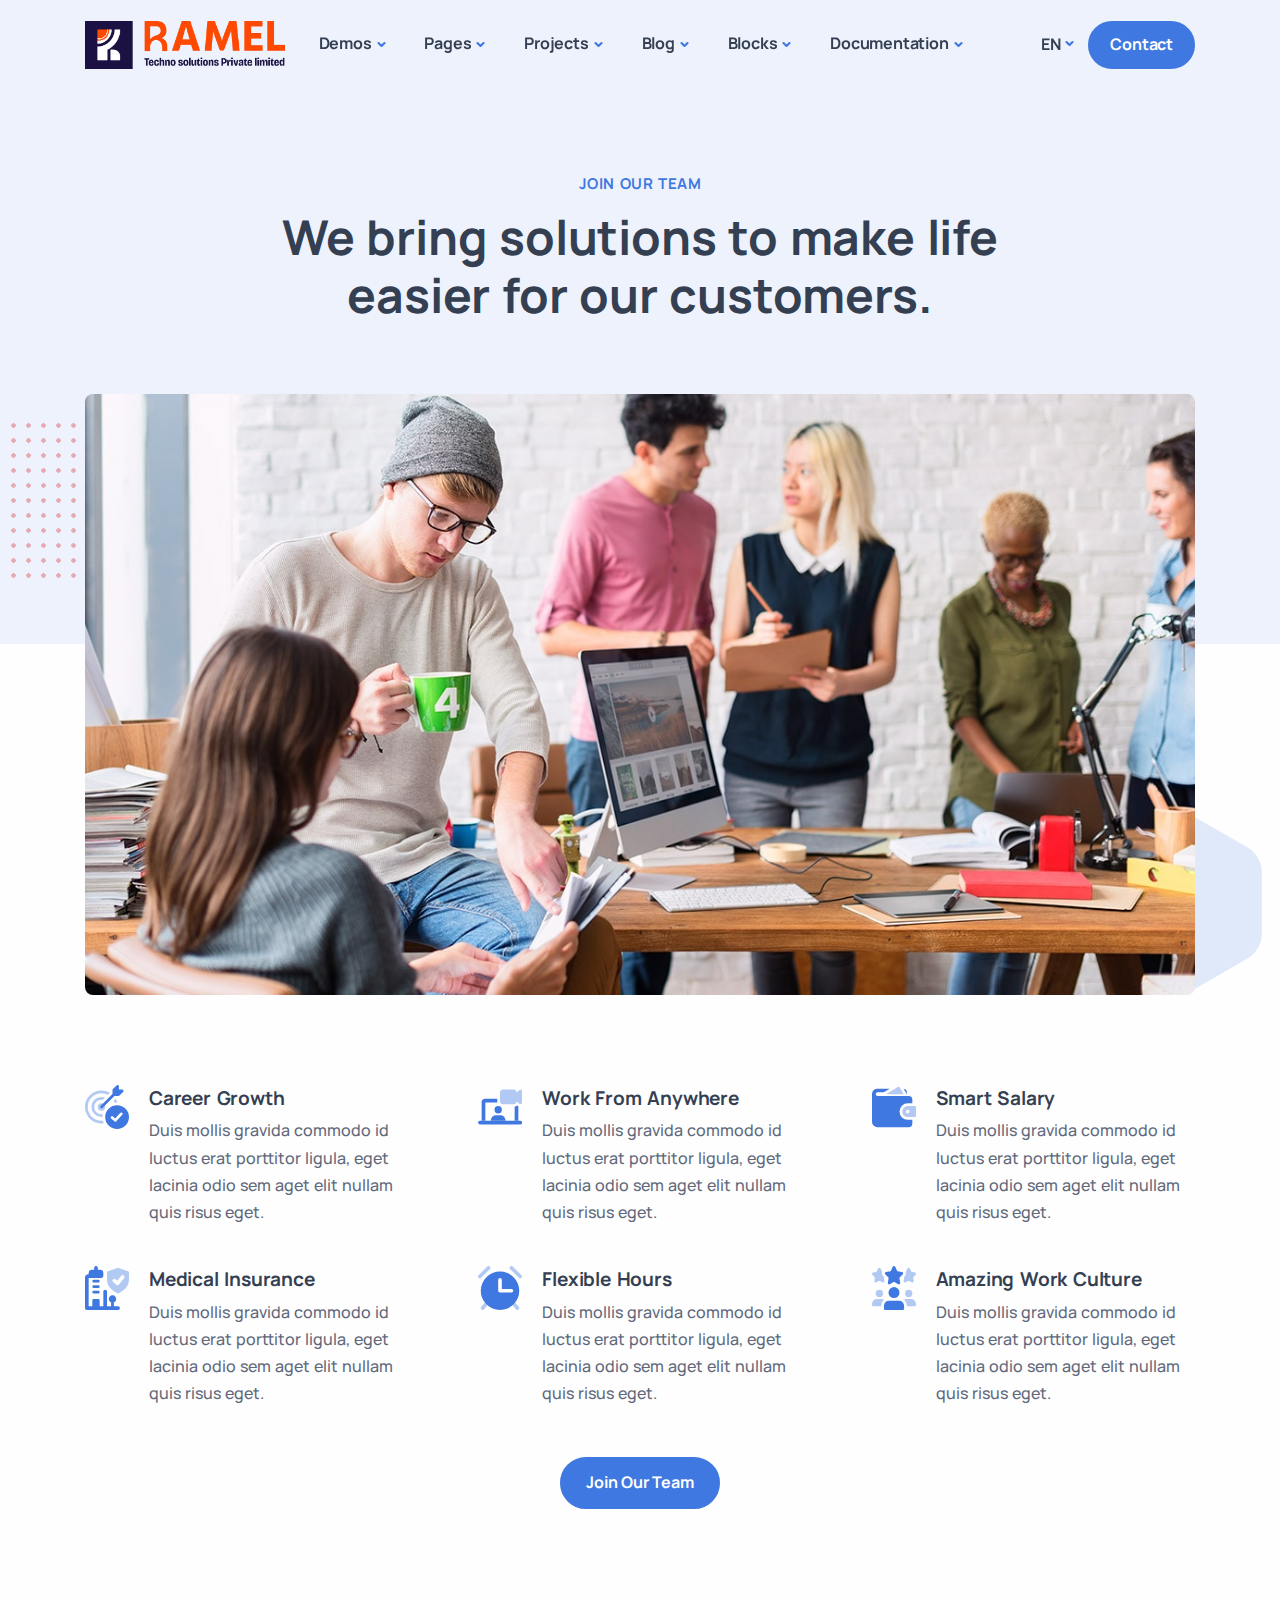
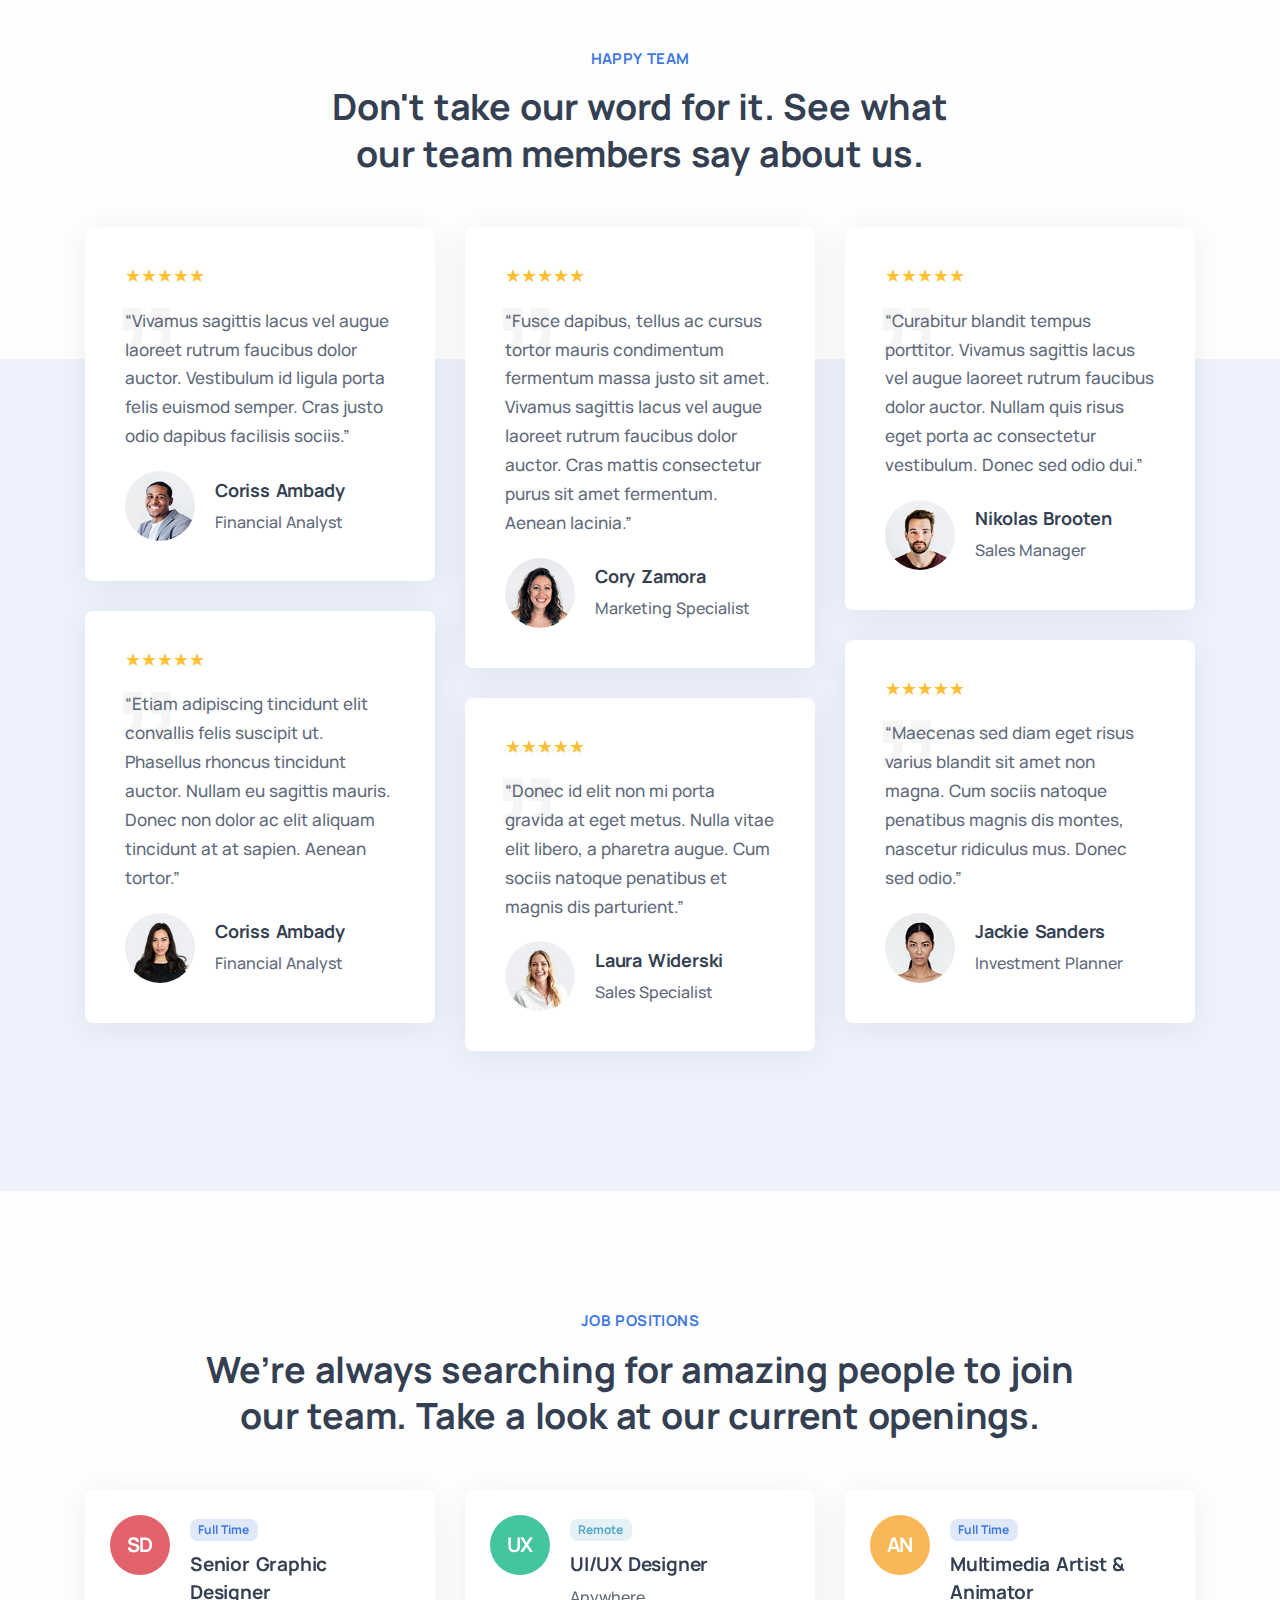
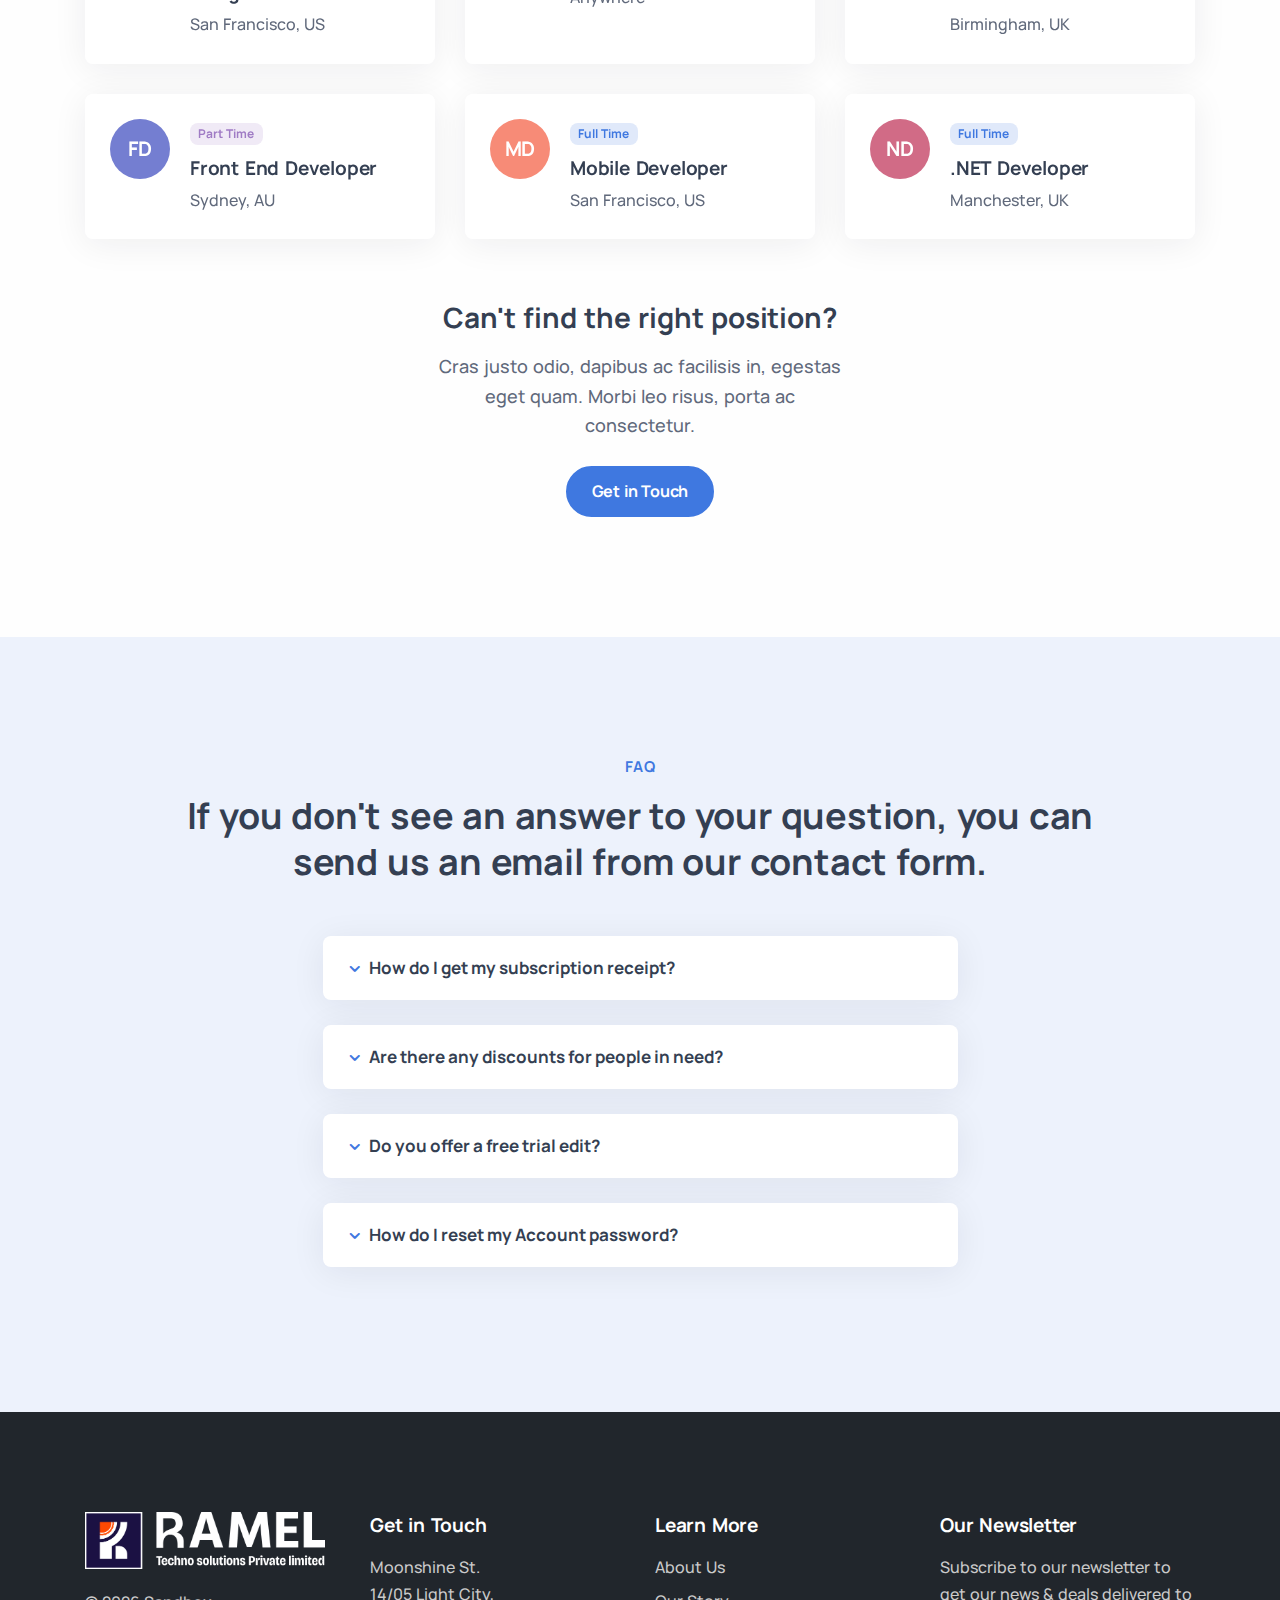
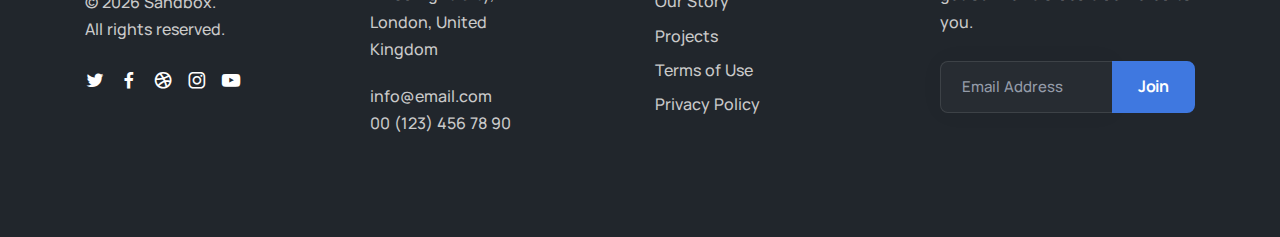
<file: career.html>
<!DOCTYPE html>
<html lang="en">

<head>
  <meta charset="utf-8">
  <meta name="viewport" content="width=device-width, initial-scale=1.0">
  <meta name="description" content="An impressive and flawless site template that includes various UI elements and countless features, attractive ready-made blocks and rich pages, basically everything you need to create a unique and professional website.">
  <meta name="keywords" content="bootstrap 5, business, corporate, creative, gulp, marketing, minimal, modern, multipurpose, one page, responsive, saas, sass, seo, startup, html5 template, site template">
  <meta name="author" content="elemis">
  <title>Sandbox - Modern & Multipurpose Bootstrap 5 Template</title>
  <link rel="shortcut icon" href="./assets/img/favicon.png">
  <link rel="stylesheet" href="./assets/css/plugins.css">
  <link rel="stylesheet" href="./assets/css/style.css">
</head>

<body>
  <div class="content-wrapper">
    <header class="wrapper bg-soft-primary">
      <nav class="navbar navbar-expand-lg center-nav transparent navbar-light">
        <div class="container flex-lg-row flex-nowrap align-items-center">
          <div class="navbar-brand w-100">
            <a href="./index.html">
              <img src="./assets/img/logo.png" srcset="./assets/img/logo@2x.png 2x" alt="" />
            </a>
          </div>
          <div class="navbar-collapse offcanvas offcanvas-nav offcanvas-start">
            <div class="offcanvas-header d-lg-none">
              <h3 class="text-white fs-30 mb-0">Sandbox</h3>
              <button type="button" class="btn-close btn-close-white" data-bs-dismiss="offcanvas" aria-label="Close"></button>
            </div>
            <div class="offcanvas-body ms-lg-auto d-flex flex-column h-100">
              <ul class="navbar-nav">
                <li class="nav-item dropdown dropdown-mega">
                  <a class="nav-link dropdown-toggle" href="#" data-bs-toggle="dropdown">Demos</a>
                  <ul class="dropdown-menu mega-menu mega-menu-dark mega-menu-img">
                    <li class="mega-menu-content mega-menu-scroll">
                      <ul class="row row-cols-1 row-cols-lg-6 gx-0 gx-lg-4 gy-lg-2 list-unstyled">
                        <li class="col">
                          <a class="dropdown-item" href="./demo1.html">
                            <figure class="rounded lift d-none d-lg-block"><img src="./assets/img/demos/mi1.jpg" srcset="./assets/img/demos/mi1@2x.jpg 2x" alt=""></figure>
                            <span class="d-lg-none">Demo 1</span>
                          </a>
                        </li>
                        <li class="col">
                          <a class="dropdown-item" href="./demo2.html">
                            <figure class="rounded lift d-none d-lg-block"><img src="./assets/img/demos/mi2.jpg" srcset="./assets/img/demos/mi2@2x.jpg 2x" alt=""></figure>
                            <span class="d-lg-none">Demo 2</span>
                          </a>
                        </li>
                        <li class="col">
                          <a class="dropdown-item" href="./demo3.html">
                            <figure class="rounded lift d-none d-lg-block"><img src="./assets/img/demos/mi3.jpg" srcset="./assets/img/demos/mi3@2x.jpg 2x" alt=""></figure>
                            <span class="d-lg-none">Demo 3</span>
                          </a>
                        </li>
                        <li class="col">
                          <a class="dropdown-item" href="./demo4.html">
                            <figure class="rounded lift d-none d-lg-block"><img src="./assets/img/demos/mi4.jpg" srcset="./assets/img/demos/mi4@2x.jpg 2x" alt=""></figure>
                            <span class="d-lg-none">Demo 4</span>
                          </a>
                        </li>
                        <li class="col">
                          <a class="dropdown-item" href="./demo5.html">
                            <figure class="rounded lift d-none d-lg-block"><img src="./assets/img/demos/mi5.jpg" srcset="./assets/img/demos/mi5@2x.jpg 2x" alt=""></figure>
                            <span class="d-lg-none">Demo 5</span>
                          </a>
                        </li>
                        <li class="col">
                          <a class="dropdown-item" href="./demo6.html">
                            <figure class="rounded lift d-none d-lg-block"><img src="./assets/img/demos/mi6.jpg" srcset="./assets/img/demos/mi6@2x.jpg 2x" alt=""></figure>
                            <span class="d-lg-none">Demo 6</span>
                          </a>
                        </li>
                        <li class="col">
                          <a class="dropdown-item" href="./demo7.html">
                            <figure class="rounded lift d-none d-lg-block"><img src="./assets/img/demos/mi7.jpg" srcset="./assets/img/demos/mi7@2x.jpg 2x" alt=""></figure>
                            <span class="d-lg-none">Demo 7</span>
                          </a>
                        </li>
                        <li class="col">
                          <a class="dropdown-item" href="./demo8.html">
                            <figure class="rounded lift d-none d-lg-block"><img src="./assets/img/demos/mi8.jpg" srcset="./assets/img/demos/mi8@2x.jpg 2x" alt=""></figure>
                            <span class="d-lg-none">Demo 8</span>
                          </a>
                        </li>
                        <li class="col">
                          <a class="dropdown-item" href="./demo9.html">
                            <figure class="rounded lift d-none d-lg-block"><img src="./assets/img/demos/mi9.jpg" srcset="./assets/img/demos/mi9@2x.jpg 2x" alt=""></figure>
                            <span class="d-lg-none">Demo 9</span>
                          </a>
                        </li>
                        <li class="col">
                          <a class="dropdown-item" href="./demo10.html">
                            <figure class="rounded lift d-none d-lg-block"><img src="./assets/img/demos/mi10.jpg" srcset="./assets/img/demos/mi10@2x.jpg 2x" alt=""></figure>
                            <span class="d-lg-none">Demo 10</span>
                          </a>
                        </li>
                        <li class="col">
                          <a class="dropdown-item" href="./demo11.html">
                            <figure class="rounded lift d-none d-lg-block"><img src="./assets/img/demos/mi11.jpg" srcset="./assets/img/demos/mi11@2x.jpg 2x" alt=""></figure>
                            <span class="d-lg-none">Demo 11</span>
                          </a>
                        </li>
                        <li class="col">
                          <a class="dropdown-item" href="./demo12.html">
                            <figure class="rounded lift d-none d-lg-block"><img src="./assets/img/demos/mi12.jpg" srcset="./assets/img/demos/mi12@2x.jpg 2x" alt=""></figure>
                            <span class="d-lg-none">Demo 12</span>
                          </a>
                        </li>
                        <li class="col">
                          <a class="dropdown-item" href="./demo13.html">
                            <figure class="rounded lift d-none d-lg-block"><img src="./assets/img/demos/mi13.jpg" srcset="./assets/img/demos/mi13@2x.jpg 2x" alt=""></figure>
                            <span class="d-lg-none">Demo 13</span>
                          </a>
                        </li>
                        <li class="col">
                          <a class="dropdown-item" href="./demo14.html">
                            <figure class="rounded lift d-none d-lg-block"><img src="./assets/img/demos/mi14.jpg" srcset="./assets/img/demos/mi14@2x.jpg 2x" alt=""></figure>
                            <span class="d-lg-none">Demo 14</span>
                          </a>
                        </li>
                        <li class="col">
                          <a class="dropdown-item" href="./demo15.html">
                            <figure class="rounded lift d-none d-lg-block"><img src="./assets/img/demos/mi15.jpg" srcset="./assets/img/demos/mi15@2x.jpg 2x" alt=""></figure>
                            <span class="d-lg-none">Demo 15</span>
                          </a>
                        </li>
                        <li class="col">
                          <a class="dropdown-item" href="./demo16.html">
                            <figure class="rounded lift d-none d-lg-block"><img src="./assets/img/demos/mi16.jpg" srcset="./assets/img/demos/mi16@2x.jpg 2x" alt=""></figure>
                            <span class="d-lg-none">Demo 16</span>
                          </a>
                        </li>
                        <li class="col">
                          <a class="dropdown-item" href="./demo17.html">
                            <figure class="rounded lift d-none d-lg-block"><img src="./assets/img/demos/mi17.jpg" srcset="./assets/img/demos/mi17@2x.jpg 2x" alt=""></figure>
                            <span class="d-lg-none">Demo 17</span>
                          </a>
                        </li>
                        <li class="col">
                          <a class="dropdown-item" href="./demo18.html">
                            <figure class="rounded lift d-none d-lg-block"><img src="./assets/img/demos/mi18.jpg" srcset="./assets/img/demos/mi18@2x.jpg 2x" alt=""></figure>
                            <span class="d-lg-none">Demo 18</span>
                          </a>
                        </li>
                        <li class="col">
                          <a class="dropdown-item" href="./demo19.html">
                            <figure class="rounded lift d-none d-lg-block"><img src="./assets/img/demos/mi19.jpg" srcset="./assets/img/demos/mi19@2x.jpg 2x" alt=""></figure>
                            <span class="d-lg-none">Demo 19</span>
                          </a>
                        </li>
                        <li class="col">
                          <a class="dropdown-item" href="./demo20.html">
                            <figure class="rounded lift d-none d-lg-block"><img src="./assets/img/demos/mi20.jpg" srcset="./assets/img/demos/mi20@2x.jpg 2x" alt=""></figure>
                            <span class="d-lg-none">Demo 20</span>
                          </a>
                        </li>
                        <li class="col">
                          <a class="dropdown-item" href="./demo21.html">
                            <figure class="rounded lift d-none d-lg-block"><img src="./assets/img/demos/mi21.jpg" srcset="./assets/img/demos/mi21@2x.jpg 2x" alt=""></figure>
                            <span class="d-lg-none">Demo 21</span>
                          </a>
                        </li>
                        <li class="col">
                          <a class="dropdown-item" href="./demo22.html">
                            <figure class="rounded lift d-none d-lg-block"><img src="./assets/img/demos/mi22.jpg" srcset="./assets/img/demos/mi22@2x.jpg 2x" alt=""></figure>
                            <span class="d-lg-none">Demo 22</span>
                          </a>
                        </li>
                        <li class="col">
                          <a class="dropdown-item" href="./demo23.html">
                            <figure class="rounded lift d-none d-lg-block"><img src="./assets/img/demos/mi23.jpg" srcset="./assets/img/demos/mi23@2x.jpg 2x" alt=""></figure>
                            <span class="d-lg-none">Demo 23</span>
                          </a>
                        </li>
                        <li class="col">
                          <a class="dropdown-item" href="./demo24.html">
                            <figure class="rounded lift d-none d-lg-block"><img src="./assets/img/demos/mi24.jpg" srcset="./assets/img/demos/mi24@2x.jpg 2x" alt=""></figure>
                            <span class="d-lg-none">Demo 24</span>
                          </a>
                        </li>
                        <li class="col">
                          <a class="dropdown-item" href="./demo25.html">
                            <figure class="rounded lift d-none d-lg-block"><img src="./assets/img/demos/mi25.jpg" srcset="./assets/img/demos/mi25@2x.jpg 2x" alt=""></figure>
                            <span class="d-lg-none">Demo 25</span>
                          </a>
                        </li>
                        <li class="col">
                          <a class="dropdown-item" href="./demo26.html">
                            <figure class="rounded lift d-none d-lg-block"><img src="./assets/img/demos/mi26.jpg" srcset="./assets/img/demos/mi26@2x.jpg 2x" alt=""></figure>
                            <span class="d-lg-none">Demo 26</span>
                          </a>
                        </li>
                        <li class="col">
                          <a class="dropdown-item" href="./demo27.html">
                            <figure class="rounded lift d-none d-lg-block"><img src="./assets/img/demos/mi27.jpg" srcset="./assets/img/demos/mi27@2x.jpg 2x" alt=""></figure>
                            <span class="d-lg-none">Demo 27</span>
                          </a>
                        </li>
                        <li class="col">
                          <a class="dropdown-item" href="./demo28.html">
                            <figure class="rounded lift d-none d-lg-block"><img src="./assets/img/demos/mi28.jpg" srcset="./assets/img/demos/mi28@2x.jpg 2x" alt=""></figure>
                            <span class="d-lg-none">Demo 28</span>
                          </a>
                        </li>
                        <li class="col">
                          <a class="dropdown-item" href="./demo29.html">
                            <figure class="rounded lift d-none d-lg-block"><img src="./assets/img/demos/mi29.jpg" srcset="./assets/img/demos/mi29@2x.jpg 2x" alt=""></figure>
                            <span class="d-lg-none">Demo 29</span>
                          </a>
                        </li>
                        <li class="col">
                          <a class="dropdown-item" href="./demo30.html">
                            <figure class="rounded lift d-none d-lg-block"><img src="./assets/img/demos/mi30.jpg" srcset="./assets/img/demos/mi30@2x.jpg 2x" alt=""></figure>
                            <span class="d-lg-none">Demo 30</span>
                          </a>
                        </li>
                        <li class="col">
                          <a class="dropdown-item" href="./demo31.html">
                            <figure class="rounded lift d-none d-lg-block"><img src="./assets/img/demos/mi31.jpg" srcset="./assets/img/demos/mi31@2x.jpg 2x" alt=""></figure>
                            <span class="d-lg-none">Demo 31</span>
                          </a>
                        </li>
                        <li class="col">
                          <a class="dropdown-item" href="./demo32.html">
                            <figure class="rounded lift d-none d-lg-block"><img src="./assets/img/demos/mi32.jpg" srcset="./assets/img/demos/mi32@2x.jpg 2x" alt=""></figure>
                            <span class="d-lg-none">Demo 32</span>
                          </a>
                        </li>
                        <li class="col">
                          <a class="dropdown-item" href="./demo33.html">
                            <figure class="rounded lift d-none d-lg-block"><img src="./assets/img/demos/mi33.jpg" srcset="./assets/img/demos/mi33@2x.jpg 2x" alt=""></figure>
                            <span class="d-lg-none">Demo 33</span>
                          </a>
                        </li>
                        <li class="col">
                          <a class="dropdown-item" href="./demo34.html">
                            <figure class="rounded lift d-none d-lg-block"><img src="./assets/img/demos/mi34.jpg" srcset="./assets/img/demos/mi34@2x.jpg 2x" alt=""></figure>
                            <span class="d-lg-none">Demo 34</span>
                          </a>
                        </li>
                        <li class="col">
                          <a class="dropdown-item" href="./demo35.html">
                            <figure class="rounded lift d-none d-lg-block"><img src="./assets/img/demos/mi35.jpg" srcset="./assets/img/demos/mi35@2x.jpg 2x" alt=""></figure>
                            <span class="d-lg-none">Demo 35</span>
                          </a>
                        </li>
                        <li class="col">
                          <a class="dropdown-item" href="./demo36.html">
                            <figure class="rounded lift d-none d-lg-block"><img src="./assets/img/demos/mi36.jpg" srcset="./assets/img/demos/mi36@2x.jpg 2x" alt=""></figure>
                            <span class="d-lg-none">Demo 36</span>
                          </a>
                        </li>
                      </ul>
                      <!--/.row -->
                      <span class="d-none d-lg-flex"><i class="uil uil-direction"></i><strong>Scroll to view more</strong></span>
                    </li>
                    <!--/.mega-menu-content-->
                  </ul>
                  <!--/.dropdown-menu -->
                </li>
                <li class="nav-item dropdown">
                  <a class="nav-link dropdown-toggle" href="#" data-bs-toggle="dropdown">Pages</a>
                  <ul class="dropdown-menu">
                    <li class="dropdown dropdown-submenu dropend"><a class="dropdown-item dropdown-toggle" href="#" data-bs-toggle="dropdown">Services</a>
                      <ul class="dropdown-menu">
                        <li class="nav-item"><a class="dropdown-item" href="./services.html">Services I</a></li>
                        <li class="nav-item"><a class="dropdown-item" href="./services2.html">Services II</a></li>
                      </ul>
                    </li>
                    <li class="dropdown dropdown-submenu dropend"><a class="dropdown-item dropdown-toggle" href="#" data-bs-toggle="dropdown">About</a>
                      <ul class="dropdown-menu">
                        <li class="nav-item"><a class="dropdown-item" href="./about.html">About I</a></li>
                        <li class="nav-item"><a class="dropdown-item" href="./about2.html">About II</a></li>
                      </ul>
                    </li>
                    <li class="dropdown dropdown-submenu dropend"><a class="dropdown-item dropdown-toggle" href="#" data-bs-toggle="dropdown">Shop</a>
                      <ul class="dropdown-menu">
                        <li class="nav-item"><a class="dropdown-item" href="./shop.html">Shop I</a></li>
                        <li class="nav-item"><a class="dropdown-item" href="./shop2.html">Shop II</a></li>
                        <li class="nav-item"><a class="dropdown-item" href="./shop-product.html">Product Page</a></li>
                        <li class="nav-item"><a class="dropdown-item" href="./shop-cart.html">Shopping Cart</a></li>
                        <li class="nav-item"><a class="dropdown-item" href="./shop-checkout.html">Checkout</a></li>
                      </ul>
                    </li>
                    <li class="dropdown dropdown-submenu dropend"><a class="dropdown-item dropdown-toggle" href="#" data-bs-toggle="dropdown">Contact</a>
                      <ul class="dropdown-menu">
                        <li class="nav-item"><a class="dropdown-item" href="./contact.html">Contact I</a></li>
                        <li class="nav-item"><a class="dropdown-item" href="./contact2.html">Contact II</a></li>
                        <li class="nav-item"><a class="dropdown-item" href="./contact3.html">Contact III</a></li>
                      </ul>
                    </li>
                    <li class="dropdown dropdown-submenu dropend"><a class="dropdown-item dropdown-toggle" href="#" data-bs-toggle="dropdown">Career</a>
                      <ul class="dropdown-menu">
                        <li class="nav-item"><a class="dropdown-item" href="./career.html">Job Listing I</a></li>
                        <li class="nav-item"><a class="dropdown-item" href="./career2.html">Job Listing II</a></li>
                        <li class="nav-item"><a class="dropdown-item" href="./career-job.html">Job Description</a></li>
                      </ul>
                    </li>
                    <li class="dropdown dropdown-submenu dropend"><a class="dropdown-item dropdown-toggle" href="#" data-bs-toggle="dropdown">Utility</a>
                      <ul class="dropdown-menu">
                        <li class="nav-item"><a class="dropdown-item" href="./404.html">404 Not Found</a></li>
                        <li class="nav-item"><a class="dropdown-item" href="./page-loader.html">Page Loader</a></li>
                        <li class="nav-item"><a class="dropdown-item" href="./signin.html">Sign In I</a></li>
                        <li class="nav-item"><a class="dropdown-item" href="./signin2.html">Sign In II</a></li>
                        <li class="nav-item"><a class="dropdown-item" href="./signup.html">Sign Up I</a></li>
                        <li class="nav-item"><a class="dropdown-item" href="./signup2.html">Sign Up II</a></li>
                        <li class="nav-item"><a class="dropdown-item" href="./terms.html">Terms</a></li>
                      </ul>
                    </li>
                    <li class="nav-item"><a class="dropdown-item" href="./pricing.html">Pricing</a></li>
                    <li class="nav-item"><a class="dropdown-item" href="./onepage.html">One Page</a></li>
                  </ul>
                </li>
                <li class="nav-item dropdown">
                  <a class="nav-link dropdown-toggle" href="#" data-bs-toggle="dropdown">Projects</a>
                  <div class="dropdown-menu dropdown-lg">
                    <div class="dropdown-lg-content">
                      <div>
                        <h6 class="dropdown-header">Project Pages</h6>
                        <ul class="list-unstyled">
                          <li><a class="dropdown-item" href="./projects.html">Projects I</a></li>
                          <li><a class="dropdown-item" href="./projects2.html">Projects II</a></li>
                          <li><a class="dropdown-item" href="./projects3.html">Projects III</a></li>
                          <li><a class="dropdown-item" href="./projects4.html">Projects IV</a></li>
                        </ul>
                      </div>
                      <!-- /.column -->
                      <div>
                        <h6 class="dropdown-header">Single Projects</h6>
                        <ul class="list-unstyled">
                          <li><a class="dropdown-item" href="./single-project.html">Single Project I</a></li>
                          <li><a class="dropdown-item" href="./single-project2.html">Single Project II</a></li>
                          <li><a class="dropdown-item" href="./single-project3.html">Single Project III</a></li>
                          <li><a class="dropdown-item" href="./single-project4.html">Single Project IV</a></li>
                        </ul>
                      </div>
                      <!-- /.column -->
                    </div>
                    <!-- /auto-column -->
                  </div>
                </li>
                <li class="nav-item dropdown">
                  <a class="nav-link dropdown-toggle" href="#" data-bs-toggle="dropdown">Blog</a>
                  <ul class="dropdown-menu">
                    <li class="nav-item"><a class="dropdown-item" href="./blog.html">Blog without Sidebar</a></li>
                    <li class="nav-item"><a class="dropdown-item" href="./blog2.html">Blog with Sidebar</a></li>
                    <li class="nav-item"><a class="dropdown-item" href="./blog3.html">Blog with Left Sidebar</a></li>
                    <li class="dropdown dropdown-submenu dropend"><a class="dropdown-item dropdown-toggle" href="#" data-bs-toggle="dropdown">Blog Posts</a>
                      <ul class="dropdown-menu">
                        <li class="nav-item"><a class="dropdown-item" href="./blog-post.html">Post without Sidebar</a></li>
                        <li class="nav-item"><a class="dropdown-item" href="./blog-post2.html">Post with Sidebar</a></li>
                        <li class="nav-item"><a class="dropdown-item" href="./blog-post3.html">Post with Left Sidebar</a></li>
                      </ul>
                    </li>
                  </ul>
                </li>
                <li class="nav-item dropdown dropdown-mega">
                  <a class="nav-link dropdown-toggle" href="#" data-bs-toggle="dropdown">Blocks</a>
                  <ul class="dropdown-menu mega-menu mega-menu-dark mega-menu-img">
                    <li class="mega-menu-content">
                      <ul class="row row-cols-1 row-cols-lg-6 gx-0 gx-lg-6 gy-lg-4 list-unstyled">
                        <li class="col"><a class="dropdown-item" href="./docs/blocks/about.html">
                            <div class="rounded img-svg d-none d-lg-block p-4 mb-lg-2"><img class="rounded-0" src="./assets/img/demos/block1.svg" alt=""></div>
                            <span>About</span>
                          </a>
                        </li>
                        <li class="col"><a class="dropdown-item" href="./docs/blocks/blog.html">
                            <div class="rounded img-svg d-none d-lg-block p-4 mb-lg-2"><img class="rounded-0" src="./assets/img/demos/block2.svg" alt=""></div>
                            <span>Blog</span>
                          </a>
                        </li>
                        <li class="col"><a class="dropdown-item" href="./docs/blocks/call-to-action.html">
                            <div class="rounded img-svg d-none d-lg-block p-4 mb-lg-2"><img class="rounded-0" src="./assets/img/demos/block3.svg" alt=""></div>
                            <span>Call to Action</span>
                          </a>
                        </li>
                        <li class="col"><a class="dropdown-item" href="./docs/blocks/clients.html">
                            <div class="rounded img-svg d-none d-lg-block p-4 mb-lg-2"><img class="rounded-0" src="./assets/img/demos/block4.svg" alt=""></div>
                            <span>Clients</span>
                          </a>
                        </li>
                        <li class="col"><a class="dropdown-item" href="./docs/blocks/contact.html">
                            <div class="rounded img-svg d-none d-lg-block p-4 mb-lg-2"><img class="rounded-0" src="./assets/img/demos/block5.svg" alt=""></div>
                            <span>Contact</span>
                          </a>
                        </li>
                        <li class="col"><a class="dropdown-item" href="./docs/blocks/facts.html">
                            <div class="rounded img-svg d-none d-lg-block p-4 mb-lg-2"><img class="rounded-0" src="./assets/img/demos/block6.svg" alt=""></div>
                            <span>Facts</span>
                          </a>
                        </li>
                        <li class="col"><a class="dropdown-item" href="./docs/blocks/faq.html">
                            <div class="rounded img-svg d-none d-lg-block p-4 mb-lg-2"><img class="rounded-0" src="./assets/img/demos/block7.svg" alt=""></div>
                            <span>FAQ</span>
                          </a>
                        </li>
                        <li class="col"><a class="dropdown-item" href="./docs/blocks/features.html">
                            <div class="rounded img-svg d-none d-lg-block p-4 mb-lg-2"><img class="rounded-0" src="./assets/img/demos/block8.svg" alt=""></div>
                            <span>Features</span>
                          </a>
                        </li>
                        <li class="col"><a class="dropdown-item" href="./docs/blocks/footer.html">
                            <div class="rounded img-svg d-none d-lg-block p-4 mb-lg-2"><img class="rounded-0" src="./assets/img/demos/block9.svg" alt=""></div>
                            <span>Footer</span>
                          </a>
                        </li>
                        <li class="col"><a class="dropdown-item" href="./docs/blocks/hero.html">
                            <div class="rounded img-svg d-none d-lg-block p-4 mb-lg-2"><img class="rounded-0" src="./assets/img/demos/block10.svg" alt=""></div>
                            <span>Hero</span>
                          </a>
                        </li>
                        <li class="col"><a class="dropdown-item" href="./docs/blocks/misc.html">
                            <div class="rounded img-svg d-none d-lg-block p-4 mb-lg-2"><img class="rounded-0" src="./assets/img/demos/block17.svg" alt=""></div>
                            <span>Misc</span>
                          </a>
                        </li>
                        <li class="col"><a class="dropdown-item" href="./docs/blocks/navbar.html">
                            <div class="rounded img-svg d-none d-lg-block p-4 mb-lg-2"><img class="rounded-0" src="./assets/img/demos/block11.svg" alt=""></div>
                            <span>Navbar</span>
                          </a>
                        </li>
                        <li class="col"><a class="dropdown-item" href="./docs/blocks/portfolio.html">
                            <div class="rounded img-svg d-none d-lg-block p-4 mb-lg-2"><img class="rounded-0" src="./assets/img/demos/block12.svg" alt=""></div>
                            <span>Portfolio</span>
                          </a>
                        </li>
                        <li class="col"><a class="dropdown-item" href="./docs/blocks/pricing.html">
                            <div class="rounded img-svg d-none d-lg-block p-4 mb-lg-2"><img class="rounded-0" src="./assets/img/demos/block13.svg" alt=""></div>
                            <span>Pricing</span>
                          </a>
                        </li>
                        <li class="col"><a class="dropdown-item" href="./docs/blocks/process.html">
                            <div class="rounded img-svg d-none d-lg-block p-4 mb-lg-2"><img class="rounded-0" src="./assets/img/demos/block14.svg" alt=""></div>
                            <span>Process</span>
                          </a>
                        </li>
                        <li class="col"><a class="dropdown-item" href="./docs/blocks/team.html">
                            <div class="rounded img-svg d-none d-lg-block p-4 mb-lg-2"><img class="rounded-0" src="./assets/img/demos/block15.svg" alt=""></div>
                            <span>Team</span>
                          </a>
                        </li>
                        <li class="col"><a class="dropdown-item" href="./docs/blocks/testimonials.html">
                            <div class="rounded img-svg d-none d-lg-block p-4 mb-lg-2"><img class="rounded-0" src="./assets/img/demos/block16.svg" alt=""></div>
                            <span>Testimonials</span>
                          </a>
                        </li>
                      </ul>
                      <!--/.row -->
                    </li>
                    <!--/.mega-menu-content-->
                  </ul>
                  <!--/.dropdown-menu -->
                </li>
                <li class="nav-item dropdown dropdown-mega">
                  <a class="nav-link dropdown-toggle" href="#" data-bs-toggle="dropdown">Documentation</a>
                  <ul class="dropdown-menu mega-menu">
                    <li class="mega-menu-content">
                      <div class="row gx-0 gx-lg-3">
                        <div class="col-lg-4">
                          <h6 class="dropdown-header">Usage</h6>
                          <ul class="list-unstyled cc-2 pb-lg-1">
                            <li><a class="dropdown-item" href="./docs/index.html">Get Started</a></li>
                            <li><a class="dropdown-item" href="./docs/forms.html">Forms</a></li>
                            <li><a class="dropdown-item" href="./docs/faq.html">FAQ</a></li>
                            <li><a class="dropdown-item" href="./docs/changelog.html">Changelog</a></li>
                            <li><a class="dropdown-item" href="./docs/credits.html">Credits</a></li>
                          </ul>
                          <h6 class="dropdown-header mt-lg-6">Styleguide</h6>
                          <ul class="list-unstyled cc-2">
                            <li><a class="dropdown-item" href="./docs/styleguide/colors.html">Colors</a></li>
                            <li><a class="dropdown-item" href="./docs/styleguide/fonts.html">Fonts</a></li>
                            <li><a class="dropdown-item" href="./docs/styleguide/icons-svg.html">SVG Icons</a></li>
                            <li><a class="dropdown-item" href="./docs/styleguide/icons-font.html">Font Icons</a></li>
                            <li><a class="dropdown-item" href="./docs/styleguide/illustrations.html">Illustrations</a></li>
                            <li><a class="dropdown-item" href="./docs/styleguide/backgrounds.html">Backgrounds</a></li>
                            <li><a class="dropdown-item" href="./docs/styleguide/misc.html">Misc</a></li>
                          </ul>
                        </div>
                        <!--/column -->
                        <div class="col-lg-8">
                          <h6 class="dropdown-header">Elements</h6>
                          <ul class="list-unstyled cc-3">
                            <li><a class="dropdown-item" href="./docs/elements/accordion.html">Accordion</a></li>
                            <li><a class="dropdown-item" href="./docs/elements/alerts.html">Alerts</a></li>
                            <li><a class="dropdown-item" href="./docs/elements/animations.html">Animations</a></li>
                            <li><a class="dropdown-item" href="./docs/elements/avatars.html">Avatars</a></li>
                            <li><a class="dropdown-item" href="./docs/elements/background.html">Background</a></li>
                            <li><a class="dropdown-item" href="./docs/elements/badges.html">Badges</a></li>
                            <li><a class="dropdown-item" href="./docs/elements/buttons.html">Buttons</a></li>
                            <li><a class="dropdown-item" href="./docs/elements/card.html">Card</a></li>
                            <li><a class="dropdown-item" href="./docs/elements/carousel.html">Carousel</a></li>
                            <li><a class="dropdown-item" href="./docs/elements/dividers.html">Dividers</a></li>
                            <li><a class="dropdown-item" href="./docs/elements/form-elements.html">Form Elements</a></li>
                            <li><a class="dropdown-item" href="./docs/elements/image-hover.html">Image Hover</a></li>
                            <li><a class="dropdown-item" href="./docs/elements/image-mask.html">Image Mask</a></li>
                            <li><a class="dropdown-item" href="./docs/elements/lightbox.html">Lightbox</a></li>
                            <li><a class="dropdown-item" href="./docs/elements/player.html">Media Player</a></li>
                            <li><a class="dropdown-item" href="./docs/elements/modal.html">Modal</a></li>
                            <li><a class="dropdown-item" href="./docs/elements/pagination.html">Pagination</a></li>
                            <li><a class="dropdown-item" href="./docs/elements/progressbar.html">Progressbar</a></li>
                            <li><a class="dropdown-item" href="./docs/elements/shadows.html">Shadows</a></li>
                            <li><a class="dropdown-item" href="./docs/elements/shapes.html">Shapes</a></li>
                            <li><a class="dropdown-item" href="./docs/elements/tables.html">Tables</a></li>
                            <li><a class="dropdown-item" href="./docs/elements/tabs.html">Tabs</a></li>
                            <li><a class="dropdown-item" href="./docs/elements/text-animations.html">Text Animations</a></li>
                            <li><a class="dropdown-item" href="./docs/elements/text-highlight.html">Text Highlight</a></li>
                            <li><a class="dropdown-item" href="./docs/elements/tiles.html">Tiles</a></li>
                            <li><a class="dropdown-item" href="./docs/elements/tooltips-popovers.html">Tooltips & Popovers</a></li>
                            <li><a class="dropdown-item" href="./docs/elements/typography.html">Typography</a></li>
                          </ul>
                        </div>
                        <!--/column -->
                      </div>
                      <!--/.row -->
                    </li>
                    <!--/.mega-menu-content-->
                  </ul>
                  <!--/.dropdown-menu -->
                </li>
              </ul>
              <!-- /.navbar-nav -->
              <div class="offcanvas-footer d-lg-none">
                <div>
                  <a href="mailto:first.last@email.com" class="link-inverse">info@email.com</a>
                  <br /> 00 (123) 456 78 90 <br />
                  <nav class="nav social social-white mt-4">
                    <a href="#"><i class="uil uil-twitter"></i></a>
                    <a href="#"><i class="uil uil-facebook-f"></i></a>
                    <a href="#"><i class="uil uil-dribbble"></i></a>
                    <a href="#"><i class="uil uil-instagram"></i></a>
                    <a href="#"><i class="uil uil-youtube"></i></a>
                  </nav>
                  <!-- /.social -->
                </div>
              </div>
              <!-- /.offcanvas-footer -->
            </div>
            <!-- /.offcanvas-body -->
          </div>
          <!-- /.navbar-collapse -->
          <div class="navbar-other w-100 d-flex ms-auto">
            <ul class="navbar-nav flex-row align-items-center ms-auto">
              <li class="nav-item dropdown language-select text-uppercase">
                <a class="nav-link dropdown-item dropdown-toggle" href="#" role="button" data-bs-toggle="dropdown" aria-haspopup="true" aria-expanded="false">En</a>
                <ul class="dropdown-menu">
                  <li class="nav-item"><a class="dropdown-item" href="#">En</a></li>
                  <li class="nav-item"><a class="dropdown-item" href="#">De</a></li>
                  <li class="nav-item"><a class="dropdown-item" href="#">Es</a></li>
                </ul>
              </li>
              <li class="nav-item d-none d-md-block">
                <a href="./contact.html" class="btn btn-sm btn-primary rounded-pill">Contact</a>
              </li>
              <li class="nav-item d-lg-none">
                <button class="hamburger offcanvas-nav-btn"><span></span></button>
              </li>
            </ul>
            <!-- /.navbar-nav -->
          </div>
          <!-- /.navbar-other -->
        </div>
        <!-- /.container -->
      </nav>
      <!-- /.navbar -->
    </header>
    <!-- /header -->
    <section class="wrapper bg-soft-primary">
      <div class="container pt-10 pb-18 pb-md-20 pt-md-14 pb-lg-21 text-center">
        <div class="row">
          <div class="col-lg-8 mx-auto mb-11">
            <h1 class="fs-15 text-uppercase text-primary mb-3">Join Our Team</h1>
            <h3 class="display-1">We bring solutions to make life easier for our customers.</h3>
          </div>
          <!-- /column -->
        </div>
        <!-- /.row -->
      </div>
      <!-- /.container -->
    </section>
    <!-- /section -->
    <section class="wrapper bg-light">
      <div class="container pb-23 pb-md-25">
        <div class="row mb-14">
          <div class="col-12 mt-n18 mt-md-n20 mt-lg-n21 position-relative">
            <div class="shape bg-dot red rellax w-16 h-18" data-rellax-speed="1" style="top: 1rem; left: -3.2rem;"></div>
            <div class="shape pale-primary w-19 h-19 rellax" data-rellax-speed="1" style="bottom: 2rem; right: -3rem;"><img src="./assets/img/svg/hex.svg" class="svg-inject icon-svg w-100 h-100" alt="" /></div>
            <figure class="rounded"><img src="./assets/img/photos/about18.jpg" srcset="./assets/img/photos/about18@2x.jpg 2x" alt="" /></figure>
          </div>
          <!-- /column -->
        </div>
        <!-- /.row -->
        <div class="row gx-lg-8 gx-xl-12 gy-8">
          <div class="col-md-6 col-lg-4">
            <div class="d-flex flex-row">
              <div>
                <img src="./assets/img/icons/solid/target.svg" class="svg-inject icon-svg icon-svg-sm solid-mono text-primary me-4" alt="" />
              </div>
              <div>
                <h4 class="mb-1">Career Growth</h4>
                <p class="mb-0">Duis mollis gravida commodo id luctus erat porttitor ligula, eget lacinia odio sem aget elit nullam quis risus eget.</p>
              </div>
            </div>
          </div>
          <!--/column -->
          <div class="col-md-6 col-lg-4">
            <div class="d-flex flex-row">
              <div>
                <img src="./assets/img/icons/solid/video-chat.svg" class="svg-inject icon-svg icon-svg-sm solid-mono text-primary me-4" alt="" />
              </div>
              <div>
                <h4 class="mb-1">Work From Anywhere</h4>
                <p class="mb-0">Duis mollis gravida commodo id luctus erat porttitor ligula, eget lacinia odio sem aget elit nullam quis risus eget.</p>
              </div>
            </div>
          </div>
          <!--/column -->
          <div class="col-md-6 col-lg-4">
            <div class="d-flex flex-row">
              <div>
                <img src="./assets/img/icons/solid/wallet.svg" class="svg-inject icon-svg icon-svg-sm solid-mono text-primary me-4" alt="" />
              </div>
              <div>
                <h4 class="mb-1">Smart Salary</h4>
                <p class="mb-0">Duis mollis gravida commodo id luctus erat porttitor ligula, eget lacinia odio sem aget elit nullam quis risus eget.</p>
              </div>
            </div>
          </div>
          <!--/column -->
          <div class="col-md-6 col-lg-4">
            <div class="d-flex flex-row">
              <div>
                <img src="./assets/img/icons/solid/building.svg" class="svg-inject icon-svg icon-svg-sm solid-mono text-primary me-4" alt="" />
              </div>
              <div>
                <h4 class="mb-1">Medical Insurance</h4>
                <p class="mb-0">Duis mollis gravida commodo id luctus erat porttitor ligula, eget lacinia odio sem aget elit nullam quis risus eget.</p>
              </div>
            </div>
          </div>
          <!--/column -->
          <div class="col-md-6 col-lg-4">
            <div class="d-flex flex-row">
              <div>
                <img src="./assets/img/icons/solid/alarm.svg" class="svg-inject icon-svg icon-svg-sm solid-mono text-primary me-4" alt="" />
              </div>
              <div>
                <h4 class="mb-1">Flexible Hours</h4>
                <p class="mb-0">Duis mollis gravida commodo id luctus erat porttitor ligula, eget lacinia odio sem aget elit nullam quis risus eget.</p>
              </div>
            </div>
          </div>
          <!--/column -->
          <div class="col-md-6 col-lg-4">
            <div class="d-flex flex-row">
              <div>
                <img src="./assets/img/icons/solid/employees.svg" class="svg-inject icon-svg icon-svg-sm solid-mono text-primary me-4" alt="" />
              </div>
              <div>
                <h4 class="mb-1">Amazing Work Culture</h4>
                <p class="mb-0">Duis mollis gravida commodo id luctus erat porttitor ligula, eget lacinia odio sem aget elit nullam quis risus eget.</p>
              </div>
            </div>
          </div>
          <!--/column -->
        </div>
        <!--/.row -->
        <div class="text-center mt-10"><a href="#" class="btn btn-primary rounded-pill">Join Our Team</a></div>
      </div>
      <!-- /.container -->
    </section>
    <!-- /section -->
    <section class="wrapper bg-soft-primary">
      <div class="container py-14 py-md-17">
        <div class="row mt-md-n25 position-relative">
          <div class="col-md-10 offset-md-1 col-lg-8 offset-lg-2 mx-auto text-center">
            <h2 class="fs-15 text-uppercase text-primary mb-3">Happy Team</h2>
            <h3 class="display-4 mb-10 px-xl-10 px-xxl-15">Don't take our word for it. See what our team members say about us.</h3>
          </div>
          <!-- /column -->
        </div>
        <!-- /.row -->
        <div class="grid">
          <div class="row isotope gy-6">
            <div class="item col-md-6 col-xl-4">
              <div class="card shadow-lg">
                <div class="card-body">
                  <span class="ratings five mb-3"></span>
                  <blockquote class="icon mb-0">
                    <p>“Vivamus sagittis lacus vel augue laoreet rutrum faucibus dolor auctor. Vestibulum id ligula porta felis euismod semper. Cras justo odio dapibus facilisis sociis.”</p>
                    <div class="blockquote-details">
                      <img class="rounded-circle w-12" src="./assets/img/avatars/te1.jpg" srcset="./assets/img/avatars/te1@2x.jpg 2x" alt="" />
                      <div class="info">
                        <h5 class="mb-1">Coriss Ambady</h5>
                        <p class="mb-0">Financial Analyst</p>
                      </div>
                    </div>
                  </blockquote>
                </div>
                <!-- /.card-body -->
              </div>
              <!-- /.card -->
            </div>
            <!--/column -->
            <div class="item col-md-6 col-xl-4">
              <div class="card shadow-lg">
                <div class="card-body">
                  <span class="ratings five mb-3"></span>
                  <blockquote class="icon mb-0">
                    <p>“Fusce dapibus, tellus ac cursus tortor mauris condimentum fermentum massa justo sit amet. Vivamus sagittis lacus vel augue laoreet rutrum faucibus dolor auctor. Cras mattis consectetur purus sit amet fermentum. Aenean lacinia.”</p>
                    <div class="blockquote-details">
                      <img class="rounded-circle w-12" src="./assets/img/avatars/te2.jpg" srcset="./assets/img/avatars/te2@2x.jpg 2x" alt="" />
                      <div class="info">
                        <h5 class="mb-1">Cory Zamora</h5>
                        <p class="mb-0">Marketing Specialist</p>
                      </div>
                    </div>
                  </blockquote>
                </div>
                <!-- /.card-body -->
              </div>
              <!-- /.card -->
            </div>
            <!--/column -->
            <div class="item col-md-6 col-xl-4">
              <div class="card shadow-lg">
                <div class="card-body">
                  <span class="ratings five mb-3"></span>
                  <blockquote class="icon mb-0">
                    <p>“Curabitur blandit tempus porttitor. Vivamus sagittis lacus vel augue laoreet rutrum faucibus dolor auctor. Nullam quis risus eget porta ac consectetur vestibulum. Donec sed odio dui.”</p>
                    <div class="blockquote-details">
                      <img class="rounded-circle w-12" src="./assets/img/avatars/te3.jpg" srcset="./assets/img/avatars/te3@2x.jpg 2x" alt="" />
                      <div class="info">
                        <h5 class="mb-1">Nikolas Brooten</h5>
                        <p class="mb-0">Sales Manager</p>
                      </div>
                    </div>
                  </blockquote>
                </div>
                <!-- /.card-body -->
              </div>
              <!-- /.card -->
            </div>
            <!--/column -->
            <div class="item col-md-6 col-xl-4">
              <div class="card shadow-lg">
                <div class="card-body">
                  <span class="ratings five mb-3"></span>
                  <blockquote class="icon mb-0">
                    <p>“Etiam adipiscing tincidunt elit convallis felis suscipit ut. Phasellus rhoncus tincidunt auctor. Nullam eu sagittis mauris. Donec non dolor ac elit aliquam tincidunt at at sapien. Aenean tortor.”</p>
                    <div class="blockquote-details">
                      <img class="rounded-circle w-12" src="./assets/img/avatars/te4.jpg" srcset="./assets/img/avatars/te4@2x.jpg 2x" alt="" />
                      <div class="info">
                        <h5 class="mb-1">Coriss Ambady</h5>
                        <p class="mb-0">Financial Analyst</p>
                      </div>
                    </div>
                  </blockquote>
                </div>
                <!-- /.card-body -->
              </div>
              <!-- /.card -->
            </div>
            <!--/column -->
            <div class="item col-md-6 col-xl-4">
              <div class="card shadow-lg">
                <div class="card-body">
                  <span class="ratings five mb-3"></span>
                  <blockquote class="icon mb-0">
                    <p>“Maecenas sed diam eget risus varius blandit sit amet non magna. Cum sociis natoque penatibus magnis dis montes, nascetur ridiculus mus. Donec sed odio.”</p>
                    <div class="blockquote-details">
                      <img class="rounded-circle w-12" src="./assets/img/avatars/te5.jpg" srcset="./assets/img/avatars/te5@2x.jpg 2x" alt="" />
                      <div class="info">
                        <h5 class="mb-1">Jackie Sanders</h5>
                        <p class="mb-0">Investment Planner</p>
                      </div>
                    </div>
                  </blockquote>
                </div>
                <!-- /.card-body -->
              </div>
              <!-- /.card -->
            </div>
            <!--/column -->
            <div class="item col-md-6 col-xl-4">
              <div class="card shadow-lg">
                <div class="card-body">
                  <span class="ratings five mb-3"></span>
                  <blockquote class="icon mb-0">
                    <p>“Donec id elit non mi porta gravida at eget metus. Nulla vitae elit libero, a pharetra augue. Cum sociis natoque penatibus et magnis dis parturient.”</p>
                    <div class="blockquote-details">
                      <img class="rounded-circle w-12" src="./assets/img/avatars/te6.jpg" srcset="./assets/img/avatars/te6@2x.jpg 2x" alt="" />
                      <div class="info">
                        <h5 class="mb-1">Laura Widerski</h5>
                        <p class="mb-0">Sales Specialist</p>
                      </div>
                    </div>
                  </blockquote>
                </div>
                <!-- /.card-body -->
              </div>
              <!-- /.card -->
            </div>
            <!--/column -->
          </div>
          <!-- /.row -->
        </div>
        <!-- /.grid-view -->
      </div>
      <!-- /.container -->
    </section>
    <!-- /section -->
    <section class="wrapper bg-light">
      <div class="container py-14 py-md-16">
        <div class="row text-center">
          <div class="col-xl-10 mx-auto">
            <h2 class="fs-15 text-uppercase text-primary mb-3">Job Positions</h2>
            <h3 class="display-4 mb-10 px-xxl-15">We’re always searching for amazing people to join our team. Take a look at our current openings.</h3>
          </div>
          <!-- /column -->
        </div>
        <!-- /.row -->
        <div class="row gy-6">
          <div class="col-md-6 col-lg-4">
            <a href="#" class="card shadow-lg lift h-100">
              <div class="card-body p-5 d-flex flex-row">
                <div>
                  <span class="avatar bg-red text-white w-11 h-11 fs-20 me-4">SD</span>
                </div>
                <div>
                  <span class="badge bg-pale-blue text-blue rounded py-1 mb-2">Full Time</span>
                  <h4 class="mb-1">Senior Graphic Designer</h4>
                  <p class="mb-0 text-body">San Francisco, US</p>
                </div>
              </div>
            </a>
          </div>
          <!--/column -->
          <div class="col-md-6 col-lg-4">
            <a href="#" class="card shadow-lg lift h-100">
              <div class="card-body p-5 d-flex flex-row">
                <div>
                  <span class="avatar bg-green text-white w-11 h-11 fs-20 me-4">UX</span>
                </div>
                <div>
                  <span class="badge bg-pale-aqua text-aqua rounded py-1 mb-2">Remote</span>
                  <h4 class="mb-1">UI/UX Designer</h4>
                  <p class="mb-0 text-body">Anywhere</p>
                </div>
              </div>
            </a>
          </div>
          <!--/column -->
          <div class="col-md-6 col-lg-4">
            <a href="#" class="card shadow-lg lift h-100">
              <div class="card-body p-5 d-flex flex-row">
                <div>
                  <span class="avatar bg-yellow text-white w-11 h-11 fs-20 me-4">AN</span>
                </div>
                <div>
                  <span class="badge bg-pale-blue text-blue rounded py-1 mb-2">Full Time</span>
                  <h4 class="mb-1">Multimedia Artist &amp; Animator</h4>
                  <p class="mb-0 text-body">Birmingham, UK</p>
                </div>
              </div>
            </a>
          </div>
          <!--/column -->
          <div class="col-md-6 col-lg-4">
            <a href="#" class="card shadow-lg lift h-100">
              <div class="card-body p-5 d-flex flex-row">
                <div>
                  <span class="avatar bg-purple text-white w-11 h-11 fs-20 me-4">FD</span>
                </div>
                <div>
                  <span class="badge bg-pale-violet text-violet rounded py-1 mb-2">Part Time</span>
                  <h4 class="mb-1">Front End Developer</h4>
                  <p class="mb-0 text-body">Sydney, AU</p>
                </div>
              </div>
            </a>
          </div>
          <!--/column -->
          <div class="col-md-6 col-lg-4">
            <a href="#" class="card shadow-lg lift h-100">
              <div class="card-body p-5 d-flex flex-row">
                <div>
                  <span class="avatar bg-orange text-white w-11 h-11 fs-20 me-4">MD</span>
                </div>
                <div>
                  <span class="badge bg-pale-blue text-blue rounded py-1 mb-2">Full Time</span>
                  <h4 class="mb-1">Mobile Developer</h4>
                  <p class="mb-0 text-body">San Francisco, US</p>
                </div>
              </div>
            </a>
          </div>
          <!--/column -->
          <div class="col-md-6 col-lg-4">
            <a href="#" class="card shadow-lg lift h-100">
              <div class="card-body p-5 d-flex flex-row">
                <div>
                  <span class="avatar bg-pink text-white w-11 h-11 fs-20 me-4">ND</span>
                </div>
                <div>
                  <span class="badge bg-pale-blue text-blue rounded py-1 mb-2">Full Time</span>
                  <h4 class="mb-1">.NET Developer</h4>
                  <p class="mb-0 text-body">Manchester, UK</p>
                </div>
              </div>
            </a>
          </div>
          <!--/column -->
        </div>
        <!--/.row -->
        <div class="row mt-11">
          <div class="col-lg-6 col-xl-5 mx-auto text-center">
            <h2 class="display-6 mb-3">Can't find the right position?</h2>
            <p class="lead mb-5 px-md-16 px-lg-3">Cras justo odio, dapibus ac facilisis in, egestas eget quam. Morbi leo risus, porta ac consectetur.</p>
            <a href="#" class="btn btn-primary rounded-pill">Get in Touch</a>
          </div>
          <!-- /column -->
        </div>
        <!-- /.row -->
      </div>
      <!-- /.container -->
    </section>
    <!-- /section -->
    <section class="wrapper bg-soft-primary">
      <div class="container py-14 py-md-16">
        <div class="row">
          <div class="col-lg-11 col-xxl-10 mx-auto text-center">
            <h2 class="fs-15 text-uppercase text-primary mb-3">FAQ</h2>
            <h3 class="display-4 mb-10 px-lg-12 px-xl-10 px-xxl-15">If you don't see an answer to your question, you can send us an email from our contact form.</h3>
          </div>
          <!--/column -->
        </div>
        <!--/.row -->
        <div class="row">
          <div class="col-lg-7 mx-auto">
            <div id="accordion-3" class="accordion-wrapper">
              <div class="card accordion-item shadow-lg">
                <div class="card-header" id="accordion-heading-3-1">
                  <button class="collapsed" data-bs-toggle="collapse" data-bs-target="#accordion-collapse-3-1" aria-expanded="false" aria-controls="accordion-collapse-3-1">How do I get my subscription receipt?</button>
                </div>
                <!-- /.card-header -->
                <div id="accordion-collapse-3-1" class="collapse" aria-labelledby="accordion-heading-3-1" data-bs-target="#accordion-3">
                  <div class="card-body">
                    <p>Fusce dapibus, tellus ac cursus commodo, tortor mauris condimentum nibh, ut fermentum massa justo sit amet risus. Cras mattis consectetur purus sit amet fermentum. Praesent commodo cursus magna, vel scelerisque nisl consectetur et. Cum sociis natoque penatibus et magnis dis parturient montes, nascetur ridiculus mus. Donec sed odio dui. Cras justo odio, dapibus ac facilisis.</p>
                  </div>
                  <!-- /.card-body -->
                </div>
                <!-- /.collapse -->
              </div>
              <!-- /.card -->
              <div class="card accordion-item shadow-lg">
                <div class="card-header" id="accordion-heading-3-2">
                  <button class="collapsed" data-bs-toggle="collapse" data-bs-target="#accordion-collapse-3-2" aria-expanded="false" aria-controls="accordion-collapse-3-2">Are there any discounts for people in need?</button>
                </div>
                <!-- /.card-header -->
                <div id="accordion-collapse-3-2" class="collapse" aria-labelledby="accordion-heading-3-2" data-bs-target="#accordion-3">
                  <div class="card-body">
                    <p>Fusce dapibus, tellus ac cursus commodo, tortor mauris condimentum nibh, ut fermentum massa justo sit amet risus. Cras mattis consectetur purus sit amet fermentum. Praesent commodo cursus magna, vel scelerisque nisl consectetur et. Cum sociis natoque penatibus et magnis dis parturient montes, nascetur ridiculus mus. Donec sed odio dui. Cras justo odio, dapibus ac facilisis.</p>
                  </div>
                  <!-- /.card-body -->
                </div>
                <!-- /.collapse -->
              </div>
              <!-- /.card -->
              <div class="card accordion-item shadow-lg">
                <div class="card-header" id="accordion-heading-3-3">
                  <button class="collapsed" data-bs-toggle="collapse" data-bs-target="#accordion-collapse-3-3" aria-expanded="false" aria-controls="accordion-collapse-3-3">Do you offer a free trial edit?</button>
                </div>
                <!-- /.card-header -->
                <div id="accordion-collapse-3-3" class="collapse" aria-labelledby="accordion-heading-3-3" data-bs-target="#accordion-3">
                  <div class="card-body">
                    <p>Fusce dapibus, tellus ac cursus commodo, tortor mauris condimentum nibh, ut fermentum massa justo sit amet risus. Cras mattis consectetur purus sit amet fermentum. Praesent commodo cursus magna, vel scelerisque nisl consectetur et. Cum sociis natoque penatibus et magnis dis parturient montes, nascetur ridiculus mus. Donec sed odio dui. Cras justo odio, dapibus ac facilisis.</p>
                  </div>
                  <!-- /.card-body -->
                </div>
                <!-- /.collapse -->
              </div>
              <!-- /.card -->
              <div class="card accordion-item shadow-lg">
                <div class="card-header" id="accordion-heading-3-4">
                  <button class="collapsed" data-bs-toggle="collapse" data-bs-target="#accordion-collapse-3-4" aria-expanded="false" aria-controls="accordion-collapse-3-4">How do I reset my Account password?</button>
                </div>
                <!-- /.card-header -->
                <div id="accordion-collapse-3-4" class="collapse" aria-labelledby="accordion-heading-3-4" data-bs-target="#accordion-3">
                  <div class="card-body">
                    <p>Fusce dapibus, tellus ac cursus commodo, tortor mauris condimentum nibh, ut fermentum massa justo sit amet risus. Cras mattis consectetur purus sit amet fermentum. Praesent commodo cursus magna, vel scelerisque nisl consectetur et. Cum sociis natoque penatibus et magnis dis parturient montes, nascetur ridiculus mus. Donec sed odio dui. Cras justo odio, dapibus ac facilisis.</p>
                  </div>
                  <!-- /.card-body -->
                </div>
                <!-- /.collapse -->
              </div>
              <!-- /.card -->
            </div>
            <!-- /.accordion-wrapper -->
          </div>
          <!-- /column -->
        </div>
        <!-- /.row -->
      </div>
      <!-- /.container -->
    </section>
    <!-- /section -->
  </div>
  <!-- /.content-wrapper -->
  <footer class="bg-dark text-inverse">
    <div class="container py-13 py-md-15">
      <div class="row gy-6 gy-lg-0">
        <div class="col-md-4 col-lg-3">
          <div class="widget">
            <img class="mb-4" src="./assets/img/logo-light.png" srcset="./assets/img/logo-light@2x.png 2x" alt="" />
            <p class="mb-4">© <script>
                document.write(new Date().getUTCFullYear());
              </script> Sandbox. <br class="d-none d-lg-block" />All rights reserved.</p>
            <nav class="nav social social-white">
              <a href="#"><i class="uil uil-twitter"></i></a>
              <a href="#"><i class="uil uil-facebook-f"></i></a>
              <a href="#"><i class="uil uil-dribbble"></i></a>
              <a href="#"><i class="uil uil-instagram"></i></a>
              <a href="#"><i class="uil uil-youtube"></i></a>
            </nav>
            <!-- /.social -->
          </div>
          <!-- /.widget -->
        </div>
        <!-- /column -->
        <div class="col-md-4 col-lg-3">
          <div class="widget">
            <h4 class="widget-title text-white mb-3">Get in Touch</h4>
            <address class="pe-xl-15 pe-xxl-17">Moonshine St. 14/05 Light City, London, United Kingdom</address>
            <a href="mailto:#">info@email.com</a><br /> 00 (123) 456 78 90
          </div>
          <!-- /.widget -->
        </div>
        <!-- /column -->
        <div class="col-md-4 col-lg-3">
          <div class="widget">
            <h4 class="widget-title text-white mb-3">Learn More</h4>
            <ul class="list-unstyled  mb-0">
              <li><a href="#">About Us</a></li>
              <li><a href="#">Our Story</a></li>
              <li><a href="#">Projects</a></li>
              <li><a href="#">Terms of Use</a></li>
              <li><a href="#">Privacy Policy</a></li>
            </ul>
          </div>
          <!-- /.widget -->
        </div>
        <!-- /column -->
        <div class="col-md-12 col-lg-3">
          <div class="widget">
            <h4 class="widget-title text-white mb-3">Our Newsletter</h4>
            <p class="mb-5">Subscribe to our newsletter to get our news & deals delivered to you.</p>
            <div class="newsletter-wrapper">
              <!-- Begin Mailchimp Signup Form -->
              <div id="mc_embed_signup2">
                <form action="https://elemisfreebies.us20.list-manage.com/subscribe/post?u=aa4947f70a475ce162057838d&amp;id=b49ef47a9a" method="post" id="mc-embedded-subscribe-form2" name="mc-embedded-subscribe-form" class="validate dark-fields" target="_blank" novalidate>
                  <div id="mc_embed_signup_scroll2">
                    <div class="mc-field-group input-group form-floating">
                      <input type="email" value="" name="EMAIL" class="required email form-control" placeholder="Email Address" id="mce-EMAIL2">
                      <label for="mce-EMAIL2">Email Address</label>
                      <input type="submit" value="Join" name="subscribe" id="mc-embedded-subscribe2" class="btn btn-primary ">
                    </div>
                    <div id="mce-responses2" class="clear">
                      <div class="response" id="mce-error-response2" style="display:none"></div>
                      <div class="response" id="mce-success-response2" style="display:none"></div>
                    </div> <!-- real people should not fill this in and expect good things - do not remove this or risk form bot signups-->
                    <div style="position: absolute; left: -5000px;" aria-hidden="true"><input type="text" name="b_ddc180777a163e0f9f66ee014_4b1bcfa0bc" tabindex="-1" value=""></div>
                    <div class="clear"></div>
                  </div>
                </form>
              </div>
              <!--End mc_embed_signup-->
            </div>
            <!-- /.newsletter-wrapper -->
          </div>
          <!-- /.widget -->
        </div>
        <!-- /column -->
      </div>
      <!--/.row -->
    </div>
    <!-- /.container -->
  </footer>
  <div class="progress-wrap">
    <svg class="progress-circle svg-content" width="100%" height="100%" viewBox="-1 -1 102 102">
      <path d="M50,1 a49,49 0 0,1 0,98 a49,49 0 0,1 0,-98" />
    </svg>
  </div>
  <script src="./assets/js/plugins.js"></script>
  <script src="./assets/js/theme.js"></script>
</body>

</html>
</file>
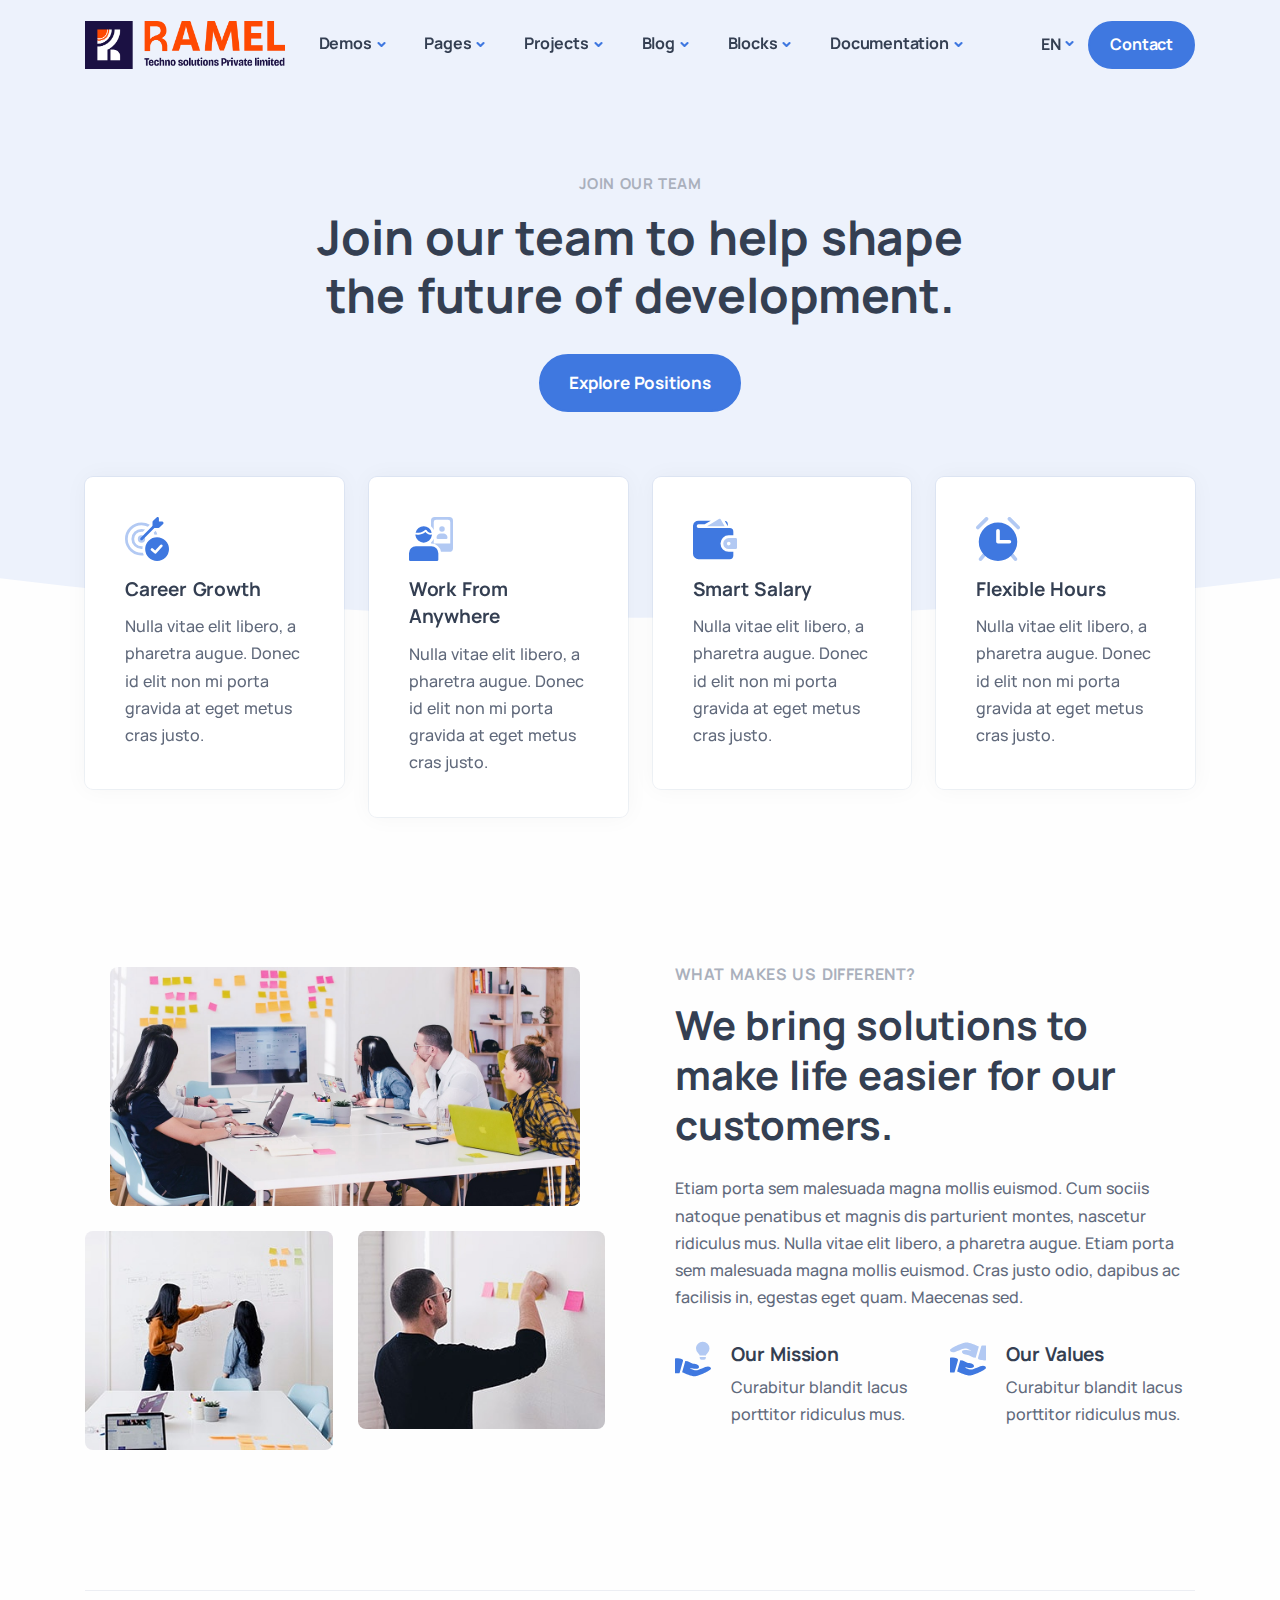
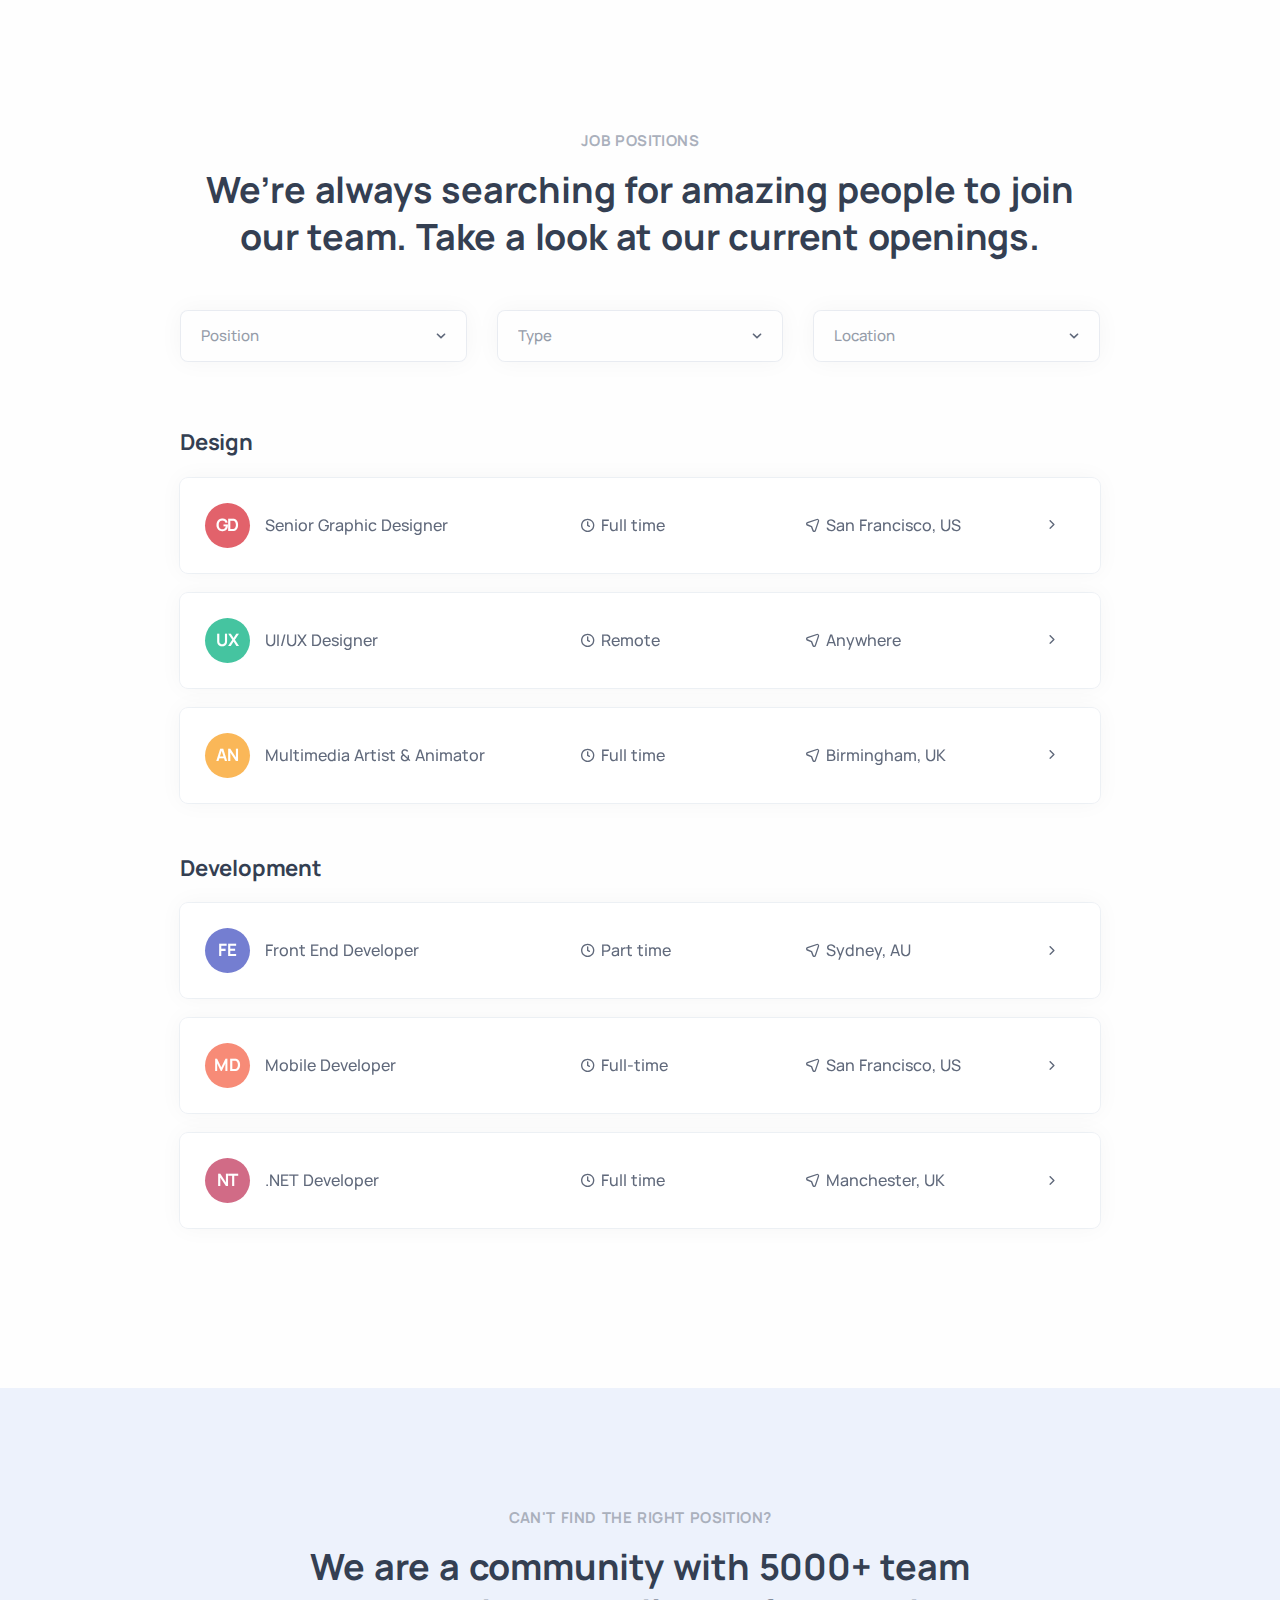
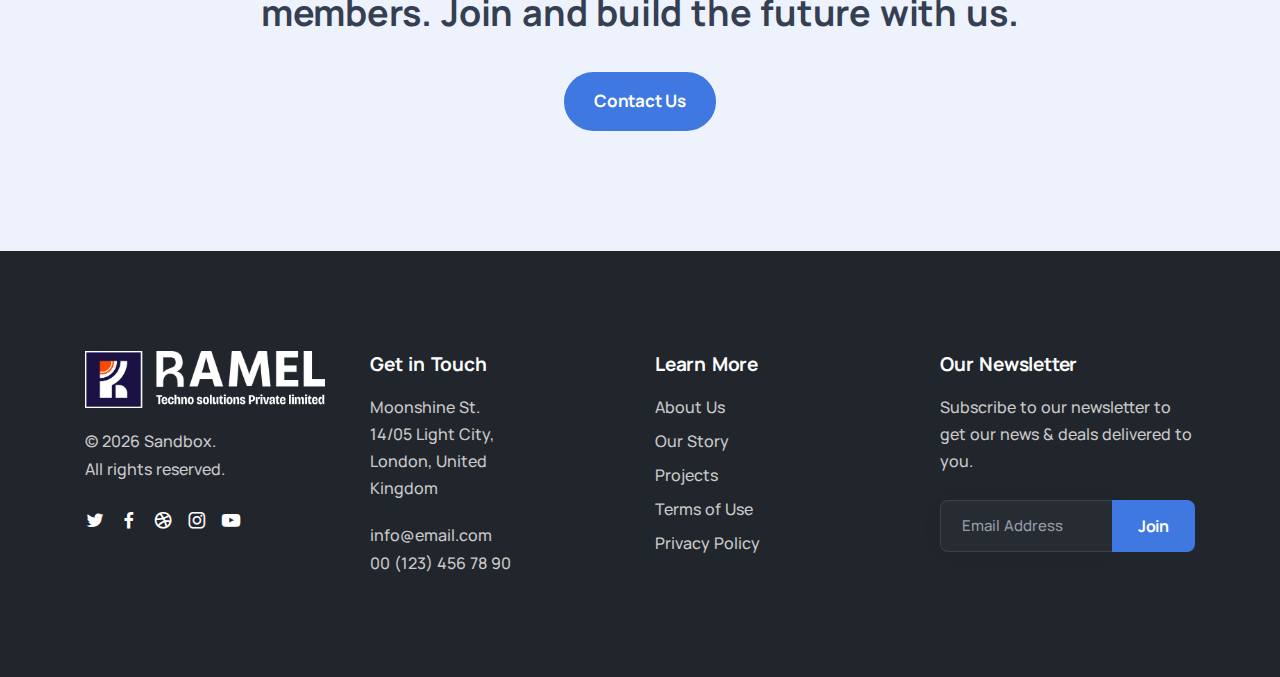
<file: career2.html>
<!DOCTYPE html>
<html lang="en">

<head>
  <meta charset="utf-8">
  <meta name="viewport" content="width=device-width, initial-scale=1.0">
  <meta name="description" content="An impressive and flawless site template that includes various UI elements and countless features, attractive ready-made blocks and rich pages, basically everything you need to create a unique and professional website.">
  <meta name="keywords" content="bootstrap 5, business, corporate, creative, gulp, marketing, minimal, modern, multipurpose, one page, responsive, saas, sass, seo, startup, html5 template, site template">
  <meta name="author" content="elemis">
  <title>Sandbox - Modern & Multipurpose Bootstrap 5 Template</title>
  <link rel="shortcut icon" href="./assets/img/favicon.png">
  <link rel="stylesheet" href="./assets/css/plugins.css">
  <link rel="stylesheet" href="./assets/css/style.css">
</head>

<body>
  <div class="content-wrapper">
    <header class="wrapper bg-soft-primary">
      <nav class="navbar navbar-expand-lg center-nav transparent navbar-light">
        <div class="container flex-lg-row flex-nowrap align-items-center">
          <div class="navbar-brand w-100">
            <a href="./index.html">
              <img src="./assets/img/logo.png" srcset="./assets/img/logo@2x.png 2x" alt="" />
            </a>
          </div>
          <div class="navbar-collapse offcanvas offcanvas-nav offcanvas-start">
            <div class="offcanvas-header d-lg-none">
              <h3 class="text-white fs-30 mb-0">Sandbox</h3>
              <button type="button" class="btn-close btn-close-white" data-bs-dismiss="offcanvas" aria-label="Close"></button>
            </div>
            <div class="offcanvas-body ms-lg-auto d-flex flex-column h-100">
              <ul class="navbar-nav">
                <li class="nav-item dropdown dropdown-mega">
                  <a class="nav-link dropdown-toggle" href="#" data-bs-toggle="dropdown">Demos</a>
                  <ul class="dropdown-menu mega-menu mega-menu-dark mega-menu-img">
                    <li class="mega-menu-content mega-menu-scroll">
                      <ul class="row row-cols-1 row-cols-lg-6 gx-0 gx-lg-4 gy-lg-2 list-unstyled">
                        <li class="col">
                          <a class="dropdown-item" href="./demo1.html">
                            <figure class="rounded lift d-none d-lg-block"><img src="./assets/img/demos/mi1.jpg" srcset="./assets/img/demos/mi1@2x.jpg 2x" alt=""></figure>
                            <span class="d-lg-none">Demo 1</span>
                          </a>
                        </li>
                        <li class="col">
                          <a class="dropdown-item" href="./demo2.html">
                            <figure class="rounded lift d-none d-lg-block"><img src="./assets/img/demos/mi2.jpg" srcset="./assets/img/demos/mi2@2x.jpg 2x" alt=""></figure>
                            <span class="d-lg-none">Demo 2</span>
                          </a>
                        </li>
                        <li class="col">
                          <a class="dropdown-item" href="./demo3.html">
                            <figure class="rounded lift d-none d-lg-block"><img src="./assets/img/demos/mi3.jpg" srcset="./assets/img/demos/mi3@2x.jpg 2x" alt=""></figure>
                            <span class="d-lg-none">Demo 3</span>
                          </a>
                        </li>
                        <li class="col">
                          <a class="dropdown-item" href="./demo4.html">
                            <figure class="rounded lift d-none d-lg-block"><img src="./assets/img/demos/mi4.jpg" srcset="./assets/img/demos/mi4@2x.jpg 2x" alt=""></figure>
                            <span class="d-lg-none">Demo 4</span>
                          </a>
                        </li>
                        <li class="col">
                          <a class="dropdown-item" href="./demo5.html">
                            <figure class="rounded lift d-none d-lg-block"><img src="./assets/img/demos/mi5.jpg" srcset="./assets/img/demos/mi5@2x.jpg 2x" alt=""></figure>
                            <span class="d-lg-none">Demo 5</span>
                          </a>
                        </li>
                        <li class="col">
                          <a class="dropdown-item" href="./demo6.html">
                            <figure class="rounded lift d-none d-lg-block"><img src="./assets/img/demos/mi6.jpg" srcset="./assets/img/demos/mi6@2x.jpg 2x" alt=""></figure>
                            <span class="d-lg-none">Demo 6</span>
                          </a>
                        </li>
                        <li class="col">
                          <a class="dropdown-item" href="./demo7.html">
                            <figure class="rounded lift d-none d-lg-block"><img src="./assets/img/demos/mi7.jpg" srcset="./assets/img/demos/mi7@2x.jpg 2x" alt=""></figure>
                            <span class="d-lg-none">Demo 7</span>
                          </a>
                        </li>
                        <li class="col">
                          <a class="dropdown-item" href="./demo8.html">
                            <figure class="rounded lift d-none d-lg-block"><img src="./assets/img/demos/mi8.jpg" srcset="./assets/img/demos/mi8@2x.jpg 2x" alt=""></figure>
                            <span class="d-lg-none">Demo 8</span>
                          </a>
                        </li>
                        <li class="col">
                          <a class="dropdown-item" href="./demo9.html">
                            <figure class="rounded lift d-none d-lg-block"><img src="./assets/img/demos/mi9.jpg" srcset="./assets/img/demos/mi9@2x.jpg 2x" alt=""></figure>
                            <span class="d-lg-none">Demo 9</span>
                          </a>
                        </li>
                        <li class="col">
                          <a class="dropdown-item" href="./demo10.html">
                            <figure class="rounded lift d-none d-lg-block"><img src="./assets/img/demos/mi10.jpg" srcset="./assets/img/demos/mi10@2x.jpg 2x" alt=""></figure>
                            <span class="d-lg-none">Demo 10</span>
                          </a>
                        </li>
                        <li class="col">
                          <a class="dropdown-item" href="./demo11.html">
                            <figure class="rounded lift d-none d-lg-block"><img src="./assets/img/demos/mi11.jpg" srcset="./assets/img/demos/mi11@2x.jpg 2x" alt=""></figure>
                            <span class="d-lg-none">Demo 11</span>
                          </a>
                        </li>
                        <li class="col">
                          <a class="dropdown-item" href="./demo12.html">
                            <figure class="rounded lift d-none d-lg-block"><img src="./assets/img/demos/mi12.jpg" srcset="./assets/img/demos/mi12@2x.jpg 2x" alt=""></figure>
                            <span class="d-lg-none">Demo 12</span>
                          </a>
                        </li>
                        <li class="col">
                          <a class="dropdown-item" href="./demo13.html">
                            <figure class="rounded lift d-none d-lg-block"><img src="./assets/img/demos/mi13.jpg" srcset="./assets/img/demos/mi13@2x.jpg 2x" alt=""></figure>
                            <span class="d-lg-none">Demo 13</span>
                          </a>
                        </li>
                        <li class="col">
                          <a class="dropdown-item" href="./demo14.html">
                            <figure class="rounded lift d-none d-lg-block"><img src="./assets/img/demos/mi14.jpg" srcset="./assets/img/demos/mi14@2x.jpg 2x" alt=""></figure>
                            <span class="d-lg-none">Demo 14</span>
                          </a>
                        </li>
                        <li class="col">
                          <a class="dropdown-item" href="./demo15.html">
                            <figure class="rounded lift d-none d-lg-block"><img src="./assets/img/demos/mi15.jpg" srcset="./assets/img/demos/mi15@2x.jpg 2x" alt=""></figure>
                            <span class="d-lg-none">Demo 15</span>
                          </a>
                        </li>
                        <li class="col">
                          <a class="dropdown-item" href="./demo16.html">
                            <figure class="rounded lift d-none d-lg-block"><img src="./assets/img/demos/mi16.jpg" srcset="./assets/img/demos/mi16@2x.jpg 2x" alt=""></figure>
                            <span class="d-lg-none">Demo 16</span>
                          </a>
                        </li>
                        <li class="col">
                          <a class="dropdown-item" href="./demo17.html">
                            <figure class="rounded lift d-none d-lg-block"><img src="./assets/img/demos/mi17.jpg" srcset="./assets/img/demos/mi17@2x.jpg 2x" alt=""></figure>
                            <span class="d-lg-none">Demo 17</span>
                          </a>
                        </li>
                        <li class="col">
                          <a class="dropdown-item" href="./demo18.html">
                            <figure class="rounded lift d-none d-lg-block"><img src="./assets/img/demos/mi18.jpg" srcset="./assets/img/demos/mi18@2x.jpg 2x" alt=""></figure>
                            <span class="d-lg-none">Demo 18</span>
                          </a>
                        </li>
                        <li class="col">
                          <a class="dropdown-item" href="./demo19.html">
                            <figure class="rounded lift d-none d-lg-block"><img src="./assets/img/demos/mi19.jpg" srcset="./assets/img/demos/mi19@2x.jpg 2x" alt=""></figure>
                            <span class="d-lg-none">Demo 19</span>
                          </a>
                        </li>
                        <li class="col">
                          <a class="dropdown-item" href="./demo20.html">
                            <figure class="rounded lift d-none d-lg-block"><img src="./assets/img/demos/mi20.jpg" srcset="./assets/img/demos/mi20@2x.jpg 2x" alt=""></figure>
                            <span class="d-lg-none">Demo 20</span>
                          </a>
                        </li>
                        <li class="col">
                          <a class="dropdown-item" href="./demo21.html">
                            <figure class="rounded lift d-none d-lg-block"><img src="./assets/img/demos/mi21.jpg" srcset="./assets/img/demos/mi21@2x.jpg 2x" alt=""></figure>
                            <span class="d-lg-none">Demo 21</span>
                          </a>
                        </li>
                        <li class="col">
                          <a class="dropdown-item" href="./demo22.html">
                            <figure class="rounded lift d-none d-lg-block"><img src="./assets/img/demos/mi22.jpg" srcset="./assets/img/demos/mi22@2x.jpg 2x" alt=""></figure>
                            <span class="d-lg-none">Demo 22</span>
                          </a>
                        </li>
                        <li class="col">
                          <a class="dropdown-item" href="./demo23.html">
                            <figure class="rounded lift d-none d-lg-block"><img src="./assets/img/demos/mi23.jpg" srcset="./assets/img/demos/mi23@2x.jpg 2x" alt=""></figure>
                            <span class="d-lg-none">Demo 23</span>
                          </a>
                        </li>
                        <li class="col">
                          <a class="dropdown-item" href="./demo24.html">
                            <figure class="rounded lift d-none d-lg-block"><img src="./assets/img/demos/mi24.jpg" srcset="./assets/img/demos/mi24@2x.jpg 2x" alt=""></figure>
                            <span class="d-lg-none">Demo 24</span>
                          </a>
                        </li>
                        <li class="col">
                          <a class="dropdown-item" href="./demo25.html">
                            <figure class="rounded lift d-none d-lg-block"><img src="./assets/img/demos/mi25.jpg" srcset="./assets/img/demos/mi25@2x.jpg 2x" alt=""></figure>
                            <span class="d-lg-none">Demo 25</span>
                          </a>
                        </li>
                        <li class="col">
                          <a class="dropdown-item" href="./demo26.html">
                            <figure class="rounded lift d-none d-lg-block"><img src="./assets/img/demos/mi26.jpg" srcset="./assets/img/demos/mi26@2x.jpg 2x" alt=""></figure>
                            <span class="d-lg-none">Demo 26</span>
                          </a>
                        </li>
                        <li class="col">
                          <a class="dropdown-item" href="./demo27.html">
                            <figure class="rounded lift d-none d-lg-block"><img src="./assets/img/demos/mi27.jpg" srcset="./assets/img/demos/mi27@2x.jpg 2x" alt=""></figure>
                            <span class="d-lg-none">Demo 27</span>
                          </a>
                        </li>
                        <li class="col">
                          <a class="dropdown-item" href="./demo28.html">
                            <figure class="rounded lift d-none d-lg-block"><img src="./assets/img/demos/mi28.jpg" srcset="./assets/img/demos/mi28@2x.jpg 2x" alt=""></figure>
                            <span class="d-lg-none">Demo 28</span>
                          </a>
                        </li>
                        <li class="col">
                          <a class="dropdown-item" href="./demo29.html">
                            <figure class="rounded lift d-none d-lg-block"><img src="./assets/img/demos/mi29.jpg" srcset="./assets/img/demos/mi29@2x.jpg 2x" alt=""></figure>
                            <span class="d-lg-none">Demo 29</span>
                          </a>
                        </li>
                        <li class="col">
                          <a class="dropdown-item" href="./demo30.html">
                            <figure class="rounded lift d-none d-lg-block"><img src="./assets/img/demos/mi30.jpg" srcset="./assets/img/demos/mi30@2x.jpg 2x" alt=""></figure>
                            <span class="d-lg-none">Demo 30</span>
                          </a>
                        </li>
                        <li class="col">
                          <a class="dropdown-item" href="./demo31.html">
                            <figure class="rounded lift d-none d-lg-block"><img src="./assets/img/demos/mi31.jpg" srcset="./assets/img/demos/mi31@2x.jpg 2x" alt=""></figure>
                            <span class="d-lg-none">Demo 31</span>
                          </a>
                        </li>
                        <li class="col">
                          <a class="dropdown-item" href="./demo32.html">
                            <figure class="rounded lift d-none d-lg-block"><img src="./assets/img/demos/mi32.jpg" srcset="./assets/img/demos/mi32@2x.jpg 2x" alt=""></figure>
                            <span class="d-lg-none">Demo 32</span>
                          </a>
                        </li>
                        <li class="col">
                          <a class="dropdown-item" href="./demo33.html">
                            <figure class="rounded lift d-none d-lg-block"><img src="./assets/img/demos/mi33.jpg" srcset="./assets/img/demos/mi33@2x.jpg 2x" alt=""></figure>
                            <span class="d-lg-none">Demo 33</span>
                          </a>
                        </li>
                        <li class="col">
                          <a class="dropdown-item" href="./demo34.html">
                            <figure class="rounded lift d-none d-lg-block"><img src="./assets/img/demos/mi34.jpg" srcset="./assets/img/demos/mi34@2x.jpg 2x" alt=""></figure>
                            <span class="d-lg-none">Demo 34</span>
                          </a>
                        </li>
                        <li class="col">
                          <a class="dropdown-item" href="./demo35.html">
                            <figure class="rounded lift d-none d-lg-block"><img src="./assets/img/demos/mi35.jpg" srcset="./assets/img/demos/mi35@2x.jpg 2x" alt=""></figure>
                            <span class="d-lg-none">Demo 35</span>
                          </a>
                        </li>
                        <li class="col">
                          <a class="dropdown-item" href="./demo36.html">
                            <figure class="rounded lift d-none d-lg-block"><img src="./assets/img/demos/mi36.jpg" srcset="./assets/img/demos/mi36@2x.jpg 2x" alt=""></figure>
                            <span class="d-lg-none">Demo 36</span>
                          </a>
                        </li>
                      </ul>
                      <!--/.row -->
                      <span class="d-none d-lg-flex"><i class="uil uil-direction"></i><strong>Scroll to view more</strong></span>
                    </li>
                    <!--/.mega-menu-content-->
                  </ul>
                  <!--/.dropdown-menu -->
                </li>
                <li class="nav-item dropdown">
                  <a class="nav-link dropdown-toggle" href="#" data-bs-toggle="dropdown">Pages</a>
                  <ul class="dropdown-menu">
                    <li class="dropdown dropdown-submenu dropend"><a class="dropdown-item dropdown-toggle" href="#" data-bs-toggle="dropdown">Services</a>
                      <ul class="dropdown-menu">
                        <li class="nav-item"><a class="dropdown-item" href="./services.html">Services I</a></li>
                        <li class="nav-item"><a class="dropdown-item" href="./services2.html">Services II</a></li>
                      </ul>
                    </li>
                    <li class="dropdown dropdown-submenu dropend"><a class="dropdown-item dropdown-toggle" href="#" data-bs-toggle="dropdown">About</a>
                      <ul class="dropdown-menu">
                        <li class="nav-item"><a class="dropdown-item" href="./about.html">About I</a></li>
                        <li class="nav-item"><a class="dropdown-item" href="./about2.html">About II</a></li>
                      </ul>
                    </li>
                    <li class="dropdown dropdown-submenu dropend"><a class="dropdown-item dropdown-toggle" href="#" data-bs-toggle="dropdown">Shop</a>
                      <ul class="dropdown-menu">
                        <li class="nav-item"><a class="dropdown-item" href="./shop.html">Shop I</a></li>
                        <li class="nav-item"><a class="dropdown-item" href="./shop2.html">Shop II</a></li>
                        <li class="nav-item"><a class="dropdown-item" href="./shop-product.html">Product Page</a></li>
                        <li class="nav-item"><a class="dropdown-item" href="./shop-cart.html">Shopping Cart</a></li>
                        <li class="nav-item"><a class="dropdown-item" href="./shop-checkout.html">Checkout</a></li>
                      </ul>
                    </li>
                    <li class="dropdown dropdown-submenu dropend"><a class="dropdown-item dropdown-toggle" href="#" data-bs-toggle="dropdown">Contact</a>
                      <ul class="dropdown-menu">
                        <li class="nav-item"><a class="dropdown-item" href="./contact.html">Contact I</a></li>
                        <li class="nav-item"><a class="dropdown-item" href="./contact2.html">Contact II</a></li>
                        <li class="nav-item"><a class="dropdown-item" href="./contact3.html">Contact III</a></li>
                      </ul>
                    </li>
                    <li class="dropdown dropdown-submenu dropend"><a class="dropdown-item dropdown-toggle" href="#" data-bs-toggle="dropdown">Career</a>
                      <ul class="dropdown-menu">
                        <li class="nav-item"><a class="dropdown-item" href="./career.html">Job Listing I</a></li>
                        <li class="nav-item"><a class="dropdown-item" href="./career2.html">Job Listing II</a></li>
                        <li class="nav-item"><a class="dropdown-item" href="./career-job.html">Job Description</a></li>
                      </ul>
                    </li>
                    <li class="dropdown dropdown-submenu dropend"><a class="dropdown-item dropdown-toggle" href="#" data-bs-toggle="dropdown">Utility</a>
                      <ul class="dropdown-menu">
                        <li class="nav-item"><a class="dropdown-item" href="./404.html">404 Not Found</a></li>
                        <li class="nav-item"><a class="dropdown-item" href="./page-loader.html">Page Loader</a></li>
                        <li class="nav-item"><a class="dropdown-item" href="./signin.html">Sign In I</a></li>
                        <li class="nav-item"><a class="dropdown-item" href="./signin2.html">Sign In II</a></li>
                        <li class="nav-item"><a class="dropdown-item" href="./signup.html">Sign Up I</a></li>
                        <li class="nav-item"><a class="dropdown-item" href="./signup2.html">Sign Up II</a></li>
                        <li class="nav-item"><a class="dropdown-item" href="./terms.html">Terms</a></li>
                      </ul>
                    </li>
                    <li class="nav-item"><a class="dropdown-item" href="./pricing.html">Pricing</a></li>
                    <li class="nav-item"><a class="dropdown-item" href="./onepage.html">One Page</a></li>
                  </ul>
                </li>
                <li class="nav-item dropdown">
                  <a class="nav-link dropdown-toggle" href="#" data-bs-toggle="dropdown">Projects</a>
                  <div class="dropdown-menu dropdown-lg">
                    <div class="dropdown-lg-content">
                      <div>
                        <h6 class="dropdown-header">Project Pages</h6>
                        <ul class="list-unstyled">
                          <li><a class="dropdown-item" href="./projects.html">Projects I</a></li>
                          <li><a class="dropdown-item" href="./projects2.html">Projects II</a></li>
                          <li><a class="dropdown-item" href="./projects3.html">Projects III</a></li>
                          <li><a class="dropdown-item" href="./projects4.html">Projects IV</a></li>
                        </ul>
                      </div>
                      <!-- /.column -->
                      <div>
                        <h6 class="dropdown-header">Single Projects</h6>
                        <ul class="list-unstyled">
                          <li><a class="dropdown-item" href="./single-project.html">Single Project I</a></li>
                          <li><a class="dropdown-item" href="./single-project2.html">Single Project II</a></li>
                          <li><a class="dropdown-item" href="./single-project3.html">Single Project III</a></li>
                          <li><a class="dropdown-item" href="./single-project4.html">Single Project IV</a></li>
                        </ul>
                      </div>
                      <!-- /.column -->
                    </div>
                    <!-- /auto-column -->
                  </div>
                </li>
                <li class="nav-item dropdown">
                  <a class="nav-link dropdown-toggle" href="#" data-bs-toggle="dropdown">Blog</a>
                  <ul class="dropdown-menu">
                    <li class="nav-item"><a class="dropdown-item" href="./blog.html">Blog without Sidebar</a></li>
                    <li class="nav-item"><a class="dropdown-item" href="./blog2.html">Blog with Sidebar</a></li>
                    <li class="nav-item"><a class="dropdown-item" href="./blog3.html">Blog with Left Sidebar</a></li>
                    <li class="dropdown dropdown-submenu dropend"><a class="dropdown-item dropdown-toggle" href="#" data-bs-toggle="dropdown">Blog Posts</a>
                      <ul class="dropdown-menu">
                        <li class="nav-item"><a class="dropdown-item" href="./blog-post.html">Post without Sidebar</a></li>
                        <li class="nav-item"><a class="dropdown-item" href="./blog-post2.html">Post with Sidebar</a></li>
                        <li class="nav-item"><a class="dropdown-item" href="./blog-post3.html">Post with Left Sidebar</a></li>
                      </ul>
                    </li>
                  </ul>
                </li>
                <li class="nav-item dropdown dropdown-mega">
                  <a class="nav-link dropdown-toggle" href="#" data-bs-toggle="dropdown">Blocks</a>
                  <ul class="dropdown-menu mega-menu mega-menu-dark mega-menu-img">
                    <li class="mega-menu-content">
                      <ul class="row row-cols-1 row-cols-lg-6 gx-0 gx-lg-6 gy-lg-4 list-unstyled">
                        <li class="col"><a class="dropdown-item" href="./docs/blocks/about.html">
                            <div class="rounded img-svg d-none d-lg-block p-4 mb-lg-2"><img class="rounded-0" src="./assets/img/demos/block1.svg" alt=""></div>
                            <span>About</span>
                          </a>
                        </li>
                        <li class="col"><a class="dropdown-item" href="./docs/blocks/blog.html">
                            <div class="rounded img-svg d-none d-lg-block p-4 mb-lg-2"><img class="rounded-0" src="./assets/img/demos/block2.svg" alt=""></div>
                            <span>Blog</span>
                          </a>
                        </li>
                        <li class="col"><a class="dropdown-item" href="./docs/blocks/call-to-action.html">
                            <div class="rounded img-svg d-none d-lg-block p-4 mb-lg-2"><img class="rounded-0" src="./assets/img/demos/block3.svg" alt=""></div>
                            <span>Call to Action</span>
                          </a>
                        </li>
                        <li class="col"><a class="dropdown-item" href="./docs/blocks/clients.html">
                            <div class="rounded img-svg d-none d-lg-block p-4 mb-lg-2"><img class="rounded-0" src="./assets/img/demos/block4.svg" alt=""></div>
                            <span>Clients</span>
                          </a>
                        </li>
                        <li class="col"><a class="dropdown-item" href="./docs/blocks/contact.html">
                            <div class="rounded img-svg d-none d-lg-block p-4 mb-lg-2"><img class="rounded-0" src="./assets/img/demos/block5.svg" alt=""></div>
                            <span>Contact</span>
                          </a>
                        </li>
                        <li class="col"><a class="dropdown-item" href="./docs/blocks/facts.html">
                            <div class="rounded img-svg d-none d-lg-block p-4 mb-lg-2"><img class="rounded-0" src="./assets/img/demos/block6.svg" alt=""></div>
                            <span>Facts</span>
                          </a>
                        </li>
                        <li class="col"><a class="dropdown-item" href="./docs/blocks/faq.html">
                            <div class="rounded img-svg d-none d-lg-block p-4 mb-lg-2"><img class="rounded-0" src="./assets/img/demos/block7.svg" alt=""></div>
                            <span>FAQ</span>
                          </a>
                        </li>
                        <li class="col"><a class="dropdown-item" href="./docs/blocks/features.html">
                            <div class="rounded img-svg d-none d-lg-block p-4 mb-lg-2"><img class="rounded-0" src="./assets/img/demos/block8.svg" alt=""></div>
                            <span>Features</span>
                          </a>
                        </li>
                        <li class="col"><a class="dropdown-item" href="./docs/blocks/footer.html">
                            <div class="rounded img-svg d-none d-lg-block p-4 mb-lg-2"><img class="rounded-0" src="./assets/img/demos/block9.svg" alt=""></div>
                            <span>Footer</span>
                          </a>
                        </li>
                        <li class="col"><a class="dropdown-item" href="./docs/blocks/hero.html">
                            <div class="rounded img-svg d-none d-lg-block p-4 mb-lg-2"><img class="rounded-0" src="./assets/img/demos/block10.svg" alt=""></div>
                            <span>Hero</span>
                          </a>
                        </li>
                        <li class="col"><a class="dropdown-item" href="./docs/blocks/misc.html">
                            <div class="rounded img-svg d-none d-lg-block p-4 mb-lg-2"><img class="rounded-0" src="./assets/img/demos/block17.svg" alt=""></div>
                            <span>Misc</span>
                          </a>
                        </li>
                        <li class="col"><a class="dropdown-item" href="./docs/blocks/navbar.html">
                            <div class="rounded img-svg d-none d-lg-block p-4 mb-lg-2"><img class="rounded-0" src="./assets/img/demos/block11.svg" alt=""></div>
                            <span>Navbar</span>
                          </a>
                        </li>
                        <li class="col"><a class="dropdown-item" href="./docs/blocks/portfolio.html">
                            <div class="rounded img-svg d-none d-lg-block p-4 mb-lg-2"><img class="rounded-0" src="./assets/img/demos/block12.svg" alt=""></div>
                            <span>Portfolio</span>
                          </a>
                        </li>
                        <li class="col"><a class="dropdown-item" href="./docs/blocks/pricing.html">
                            <div class="rounded img-svg d-none d-lg-block p-4 mb-lg-2"><img class="rounded-0" src="./assets/img/demos/block13.svg" alt=""></div>
                            <span>Pricing</span>
                          </a>
                        </li>
                        <li class="col"><a class="dropdown-item" href="./docs/blocks/process.html">
                            <div class="rounded img-svg d-none d-lg-block p-4 mb-lg-2"><img class="rounded-0" src="./assets/img/demos/block14.svg" alt=""></div>
                            <span>Process</span>
                          </a>
                        </li>
                        <li class="col"><a class="dropdown-item" href="./docs/blocks/team.html">
                            <div class="rounded img-svg d-none d-lg-block p-4 mb-lg-2"><img class="rounded-0" src="./assets/img/demos/block15.svg" alt=""></div>
                            <span>Team</span>
                          </a>
                        </li>
                        <li class="col"><a class="dropdown-item" href="./docs/blocks/testimonials.html">
                            <div class="rounded img-svg d-none d-lg-block p-4 mb-lg-2"><img class="rounded-0" src="./assets/img/demos/block16.svg" alt=""></div>
                            <span>Testimonials</span>
                          </a>
                        </li>
                      </ul>
                      <!--/.row -->
                    </li>
                    <!--/.mega-menu-content-->
                  </ul>
                  <!--/.dropdown-menu -->
                </li>
                <li class="nav-item dropdown dropdown-mega">
                  <a class="nav-link dropdown-toggle" href="#" data-bs-toggle="dropdown">Documentation</a>
                  <ul class="dropdown-menu mega-menu">
                    <li class="mega-menu-content">
                      <div class="row gx-0 gx-lg-3">
                        <div class="col-lg-4">
                          <h6 class="dropdown-header">Usage</h6>
                          <ul class="list-unstyled cc-2 pb-lg-1">
                            <li><a class="dropdown-item" href="./docs/index.html">Get Started</a></li>
                            <li><a class="dropdown-item" href="./docs/forms.html">Forms</a></li>
                            <li><a class="dropdown-item" href="./docs/faq.html">FAQ</a></li>
                            <li><a class="dropdown-item" href="./docs/changelog.html">Changelog</a></li>
                            <li><a class="dropdown-item" href="./docs/credits.html">Credits</a></li>
                          </ul>
                          <h6 class="dropdown-header mt-lg-6">Styleguide</h6>
                          <ul class="list-unstyled cc-2">
                            <li><a class="dropdown-item" href="./docs/styleguide/colors.html">Colors</a></li>
                            <li><a class="dropdown-item" href="./docs/styleguide/fonts.html">Fonts</a></li>
                            <li><a class="dropdown-item" href="./docs/styleguide/icons-svg.html">SVG Icons</a></li>
                            <li><a class="dropdown-item" href="./docs/styleguide/icons-font.html">Font Icons</a></li>
                            <li><a class="dropdown-item" href="./docs/styleguide/illustrations.html">Illustrations</a></li>
                            <li><a class="dropdown-item" href="./docs/styleguide/backgrounds.html">Backgrounds</a></li>
                            <li><a class="dropdown-item" href="./docs/styleguide/misc.html">Misc</a></li>
                          </ul>
                        </div>
                        <!--/column -->
                        <div class="col-lg-8">
                          <h6 class="dropdown-header">Elements</h6>
                          <ul class="list-unstyled cc-3">
                            <li><a class="dropdown-item" href="./docs/elements/accordion.html">Accordion</a></li>
                            <li><a class="dropdown-item" href="./docs/elements/alerts.html">Alerts</a></li>
                            <li><a class="dropdown-item" href="./docs/elements/animations.html">Animations</a></li>
                            <li><a class="dropdown-item" href="./docs/elements/avatars.html">Avatars</a></li>
                            <li><a class="dropdown-item" href="./docs/elements/background.html">Background</a></li>
                            <li><a class="dropdown-item" href="./docs/elements/badges.html">Badges</a></li>
                            <li><a class="dropdown-item" href="./docs/elements/buttons.html">Buttons</a></li>
                            <li><a class="dropdown-item" href="./docs/elements/card.html">Card</a></li>
                            <li><a class="dropdown-item" href="./docs/elements/carousel.html">Carousel</a></li>
                            <li><a class="dropdown-item" href="./docs/elements/dividers.html">Dividers</a></li>
                            <li><a class="dropdown-item" href="./docs/elements/form-elements.html">Form Elements</a></li>
                            <li><a class="dropdown-item" href="./docs/elements/image-hover.html">Image Hover</a></li>
                            <li><a class="dropdown-item" href="./docs/elements/image-mask.html">Image Mask</a></li>
                            <li><a class="dropdown-item" href="./docs/elements/lightbox.html">Lightbox</a></li>
                            <li><a class="dropdown-item" href="./docs/elements/player.html">Media Player</a></li>
                            <li><a class="dropdown-item" href="./docs/elements/modal.html">Modal</a></li>
                            <li><a class="dropdown-item" href="./docs/elements/pagination.html">Pagination</a></li>
                            <li><a class="dropdown-item" href="./docs/elements/progressbar.html">Progressbar</a></li>
                            <li><a class="dropdown-item" href="./docs/elements/shadows.html">Shadows</a></li>
                            <li><a class="dropdown-item" href="./docs/elements/shapes.html">Shapes</a></li>
                            <li><a class="dropdown-item" href="./docs/elements/tables.html">Tables</a></li>
                            <li><a class="dropdown-item" href="./docs/elements/tabs.html">Tabs</a></li>
                            <li><a class="dropdown-item" href="./docs/elements/text-animations.html">Text Animations</a></li>
                            <li><a class="dropdown-item" href="./docs/elements/text-highlight.html">Text Highlight</a></li>
                            <li><a class="dropdown-item" href="./docs/elements/tiles.html">Tiles</a></li>
                            <li><a class="dropdown-item" href="./docs/elements/tooltips-popovers.html">Tooltips & Popovers</a></li>
                            <li><a class="dropdown-item" href="./docs/elements/typography.html">Typography</a></li>
                          </ul>
                        </div>
                        <!--/column -->
                      </div>
                      <!--/.row -->
                    </li>
                    <!--/.mega-menu-content-->
                  </ul>
                  <!--/.dropdown-menu -->
                </li>
              </ul>
              <!-- /.navbar-nav -->
              <div class="offcanvas-footer d-lg-none">
                <div>
                  <a href="mailto:first.last@email.com" class="link-inverse">info@email.com</a>
                  <br /> 00 (123) 456 78 90 <br />
                  <nav class="nav social social-white mt-4">
                    <a href="#"><i class="uil uil-twitter"></i></a>
                    <a href="#"><i class="uil uil-facebook-f"></i></a>
                    <a href="#"><i class="uil uil-dribbble"></i></a>
                    <a href="#"><i class="uil uil-instagram"></i></a>
                    <a href="#"><i class="uil uil-youtube"></i></a>
                  </nav>
                  <!-- /.social -->
                </div>
              </div>
              <!-- /.offcanvas-footer -->
            </div>
            <!-- /.offcanvas-body -->
          </div>
          <!-- /.navbar-collapse -->
          <div class="navbar-other w-100 d-flex ms-auto">
            <ul class="navbar-nav flex-row align-items-center ms-auto">
              <li class="nav-item dropdown language-select text-uppercase">
                <a class="nav-link dropdown-item dropdown-toggle" href="#" role="button" data-bs-toggle="dropdown" aria-haspopup="true" aria-expanded="false">En</a>
                <ul class="dropdown-menu">
                  <li class="nav-item"><a class="dropdown-item" href="#">En</a></li>
                  <li class="nav-item"><a class="dropdown-item" href="#">De</a></li>
                  <li class="nav-item"><a class="dropdown-item" href="#">Es</a></li>
                </ul>
              </li>
              <li class="nav-item d-none d-md-block">
                <a href="./contact.html" class="btn btn-sm btn-primary rounded-pill">Contact</a>
              </li>
              <li class="nav-item d-lg-none">
                <button class="hamburger offcanvas-nav-btn"><span></span></button>
              </li>
            </ul>
            <!-- /.navbar-nav -->
          </div>
          <!-- /.navbar-other -->
        </div>
        <!-- /.container -->
      </nav>
      <!-- /.navbar -->
    </header>
    <!-- /header -->
    <section class="wrapper bg-soft-primary position-relative">
      <div class="container pt-10 pb-17 pt-md-14 text-center">
        <div class="row">
          <div class="col-lg-8 mx-auto mb-5">
            <h1 class="fs-15 text-uppercase text-muted mb-3">Join Our Team</h1>
            <h3 class="display-1 mb-6">Join our team to help shape the future of development.</h3>
            <a href="#" class="btn btn-lg btn-primary rounded-pill">Explore Positions</a>
          </div>
          <!-- /column -->
        </div>
        <!-- /.row -->
      </div>
      <!-- /.container -->
      <div class="overflow-hidden">
        <div class="divider text-light mx-n2">
          <svg xmlns="http://www.w3.org/2000/svg" viewBox="0 0 1440 60">
            <path fill="currentColor" d="M0,0V60H1440V0A5771,5771,0,0,1,0,0Z" />
          </svg>
        </div>
      </div>
    </section>
    <!-- /section -->
    <section class="wrapper bg-light">
      <div class="container pb-15 pb-md-17">
        <div class="row gx-md-5 gy-5 mt-n18 mt-md-n19">
          <div class="col-md-6 col-xl-3">
            <div class="card lift">
              <div class="card-body">
                <img src="./assets/img/icons/solid/target.svg" class="svg-inject icon-svg icon-svg-sm solid-mono text-primary mb-3" alt="" />
                <h4>Career Growth</h4>
                <p class="mb-0">Nulla vitae elit libero, a pharetra augue. Donec id elit non mi porta gravida at eget metus cras justo.</p>
              </div>
              <!--/.card-body -->
            </div>
            <!--/.card -->
          </div>
          <!--/column -->
          <div class="col-md-6 col-xl-3">
            <div class="card lift">
              <div class="card-body">
                <img src="./assets/img/icons/solid/videocall.svg" class="svg-inject icon-svg icon-svg-sm solid-mono text-primary mb-3" alt="" />
                <h4>Work From Anywhere</h4>
                <p class="mb-0">Nulla vitae elit libero, a pharetra augue. Donec id elit non mi porta gravida at eget metus cras justo.</p>
              </div>
              <!--/.card-body -->
            </div>
            <!--/.card -->
          </div>
          <!--/column -->
          <div class="col-md-6 col-xl-3">
            <div class="card lift">
              <div class="card-body">
                <img src="./assets/img/icons/solid/wallet.svg" class="svg-inject icon-svg icon-svg-sm solid-mono text-primary mb-3" alt="" />
                <h4>Smart Salary</h4>
                <p class="mb-0">Nulla vitae elit libero, a pharetra augue. Donec id elit non mi porta gravida at eget metus cras justo.</p>
              </div>
              <!--/.card-body -->
            </div>
            <!--/.card -->
          </div>
          <!--/column -->
          <div class="col-md-6 col-xl-3">
            <div class="card lift">
              <div class="card-body">
                <img src="./assets/img/icons/solid/alarm.svg" class="svg-inject icon-svg icon-svg-sm solid-mono text-primary mb-3" alt="" />
                <h4>Flexible Hours</h4>
                <p class="mb-0">Nulla vitae elit libero, a pharetra augue. Donec id elit non mi porta gravida at eget metus cras justo.</p>
              </div>
              <!--/.card-body -->
            </div>
            <!--/.card -->
          </div>
          <!--/column -->
        </div>
        <!--/.row -->
        <div class="row gy-10 gy-sm-13 gx-md-8 gx-xl-12 align-items-center mt-12">
          <div class="col-lg-6">
            <div class="row gx-md-5 gy-5">
              <div class="col-12">
                <figure class="rounded mx-md-5"><img src="./assets/img/photos/g8.jpg" srcset="./assets/img/photos/g8@2x.jpg 2x" alt=""></figure>
              </div>
              <!--/column -->
              <div class="col-md-6">
                <figure class="rounded"><img src="./assets/img/photos/g9.jpg" srcset="./assets/img/photos/g9@2x.jpg 2x" alt=""></figure>
              </div>
              <!--/column -->
              <div class="col-md-6">
                <figure class="rounded"><img src="./assets/img/photos/g10.jpg" srcset="./assets/img/photos/g10@2x.jpg 2x" alt=""></figure>
              </div>
              <!--/column -->
            </div>
            <!--/.row -->
          </div>
          <!--/column -->
          <div class="col-lg-6">
            <h2 class="fs-16 text-uppercase text-muted mb-3 mt-md-n5">What Makes Us Different?</h2>
            <h3 class="display-3 mb-5">We bring solutions to make life easier for our customers.</h3>
            <p class="mb-6">Etiam porta sem malesuada magna mollis euismod. Cum sociis natoque penatibus et magnis dis parturient montes, nascetur ridiculus mus. Nulla vitae elit libero, a pharetra augue. Etiam porta sem malesuada magna mollis euismod. Cras justo odio, dapibus ac facilisis in, egestas eget quam. Maecenas sed.</p>
            <div class="row gy-8">
              <div class="col-md-6">
                <div class="d-flex flex-row">
                  <div>
                    <img src="./assets/img/icons/solid/share.svg" class="svg-inject icon-svg icon-svg-xs solid-mono text-primary me-4" alt="" />
                  </div>
                  <div>
                    <h4 class="mb-1">Our Mission</h4>
                    <p class="mb-0">Curabitur blandit lacus porttitor ridiculus mus.</p>
                  </div>
                </div>
              </div>
              <!--/column -->
              <div class="col-md-6">
                <div class="d-flex flex-row">
                  <div>
                    <img src="./assets/img/icons/solid/partnership.svg" class="svg-inject icon-svg icon-svg-xs solid-mono text-primary me-4" alt="" />
                  </div>
                  <div>
                    <h4 class="mb-1">Our Values</h4>
                    <p class="mb-0">Curabitur blandit lacus porttitor ridiculus mus.</p>
                  </div>
                </div>
              </div>
              <!--/column -->
            </div>
            <!--/.row -->
          </div>
          <!--/column -->
        </div>
        <!--/.row -->
        <hr class="my-14 my-md-17" />
        <div class="row text-center">
          <div class="col-xl-10 mx-auto">
            <h2 class="fs-15 text-uppercase text-muted mb-3">Job Positions</h2>
            <h3 class="display-4 mb-10 px-xxl-15">We’re always searching for amazing people to join our team. Take a look at our current openings.</h3>
          </div>
          <!-- /column -->
        </div>
        <!-- /.row -->
        <div class="row">
          <div class="col-xl-10 mx-auto">
            <form class="filter-form mb-10">
              <div class="row">
                <div class="col-md-4 mb-3">
                  <div class="form-select-wrapper">
                    <select class="form-select" aria-label="">
                      <option selected>Position</option>
                      <option value="position1">Business</option>
                      <option value="position2">Design</option>
                      <option value="position3">Development</option>
                      <option value="position4">Engineering</option>
                      <option value="position5">Finance</option>
                      <option value="position6">Marketing</option>
                    </select>
                  </div>
                </div>
                <div class="col-md-4 mb-3">
                  <div class="form-select-wrapper">
                    <select class="form-select" aria-label="">
                      <option selected>Type</option>
                      <option value="type1">Full-time</option>
                      <option value="type3">Part-time</option>
                      <option value="type4">Remote</option>
                    </select>
                  </div>
                </div>
                <div class="col-md-4 mb-3">
                  <div class="form-select-wrapper">
                    <select class="form-select" aria-label="">
                      <option selected>Location</option>
                      <option value="location1">Chicago, US</option>
                      <option value="location3">Michigan, US</option>
                      <option value="location2">New York, US</option>
                      <option value="location4">Los Angles, US</option>
                      <option value="location5">Moscow, Russia</option>
                      <option value="location6">Sydney, Australia</option>
                      <option value="location7">Birmingham, UK</option>
                      <option value="location8">Manchester, UK</option>
                      <option value="location9">Beijing, China</option>
                    </select>
                  </div>
                </div>
              </div>
            </form>
            <div class="job-list mb-10">
              <h3 class="mb-4">Design</h3>
              <a href="#" class="card mb-4 lift">
                <div class="card-body p-5">
                  <span class="row justify-content-between align-items-center">
                    <span class="col-md-5 mb-2 mb-md-0 d-flex align-items-center text-body">
                      <span class="avatar bg-red text-white w-9 h-9 fs-17 me-3">GD</span> Senior Graphic Designer </span>
                    <span class="col-5 col-md-3 text-body d-flex align-items-center">
                      <i class="uil uil-clock me-1"></i> Full time </span>
                    <span class="col-7 col-md-4 col-lg-3 text-body d-flex align-items-center">
                      <i class="uil uil-location-arrow me-1"></i> San Francisco, US </span>
                    <span class="d-none d-lg-block col-1 text-center text-body">
                      <i class="uil uil-angle-right-b"></i>
                    </span>
                  </span>
                </div>
                <!-- /.card-body -->
              </a>
              <!-- /.card -->
              <a href="#" class="card mb-4 lift">
                <div class="card-body p-5">
                  <span class="row justify-content-between align-items-center">
                    <span class="col-md-5 mb-2 mb-md-0 d-flex align-items-center text-body">
                      <span class="avatar bg-green text-white w-9 h-9 fs-17 me-3">UX</span> UI/UX Designer </span>
                    <span class="col-5 col-md-3 text-body d-flex align-items-center">
                      <i class="uil uil-clock me-1"></i> Remote </span>
                    <span class="col-7 col-md-4 col-lg-3 text-body d-flex align-items-center">
                      <i class="uil uil-location-arrow me-1"></i> Anywhere </span>
                    <span class="d-none d-lg-block col-1 text-center text-body">
                      <i class="uil uil-angle-right-b"></i>
                    </span>
                  </span>
                </div>
                <!-- /.card-body -->
              </a>
              <!-- /.card -->
              <a href="#" class="card mb-4 lift">
                <div class="card-body p-5">
                  <span class="row justify-content-between align-items-center">
                    <span class="col-md-5 mb-2 mb-md-0 d-flex align-items-center text-body">
                      <span class="avatar bg-yellow text-white w-9 h-9 fs-17 me-3">AN</span> Multimedia Artist &amp; Animator </span>
                    <span class="col-5 col-md-3 text-body d-flex align-items-center">
                      <i class="uil uil-clock me-1"></i> Full time </span>
                    <span class="col-7 col-md-4 col-lg-3 text-body d-flex align-items-center">
                      <i class="uil uil-location-arrow me-1"></i> Birmingham, UK </span>
                    <span class="d-none d-lg-block col-1 text-center text-body">
                      <i class="uil uil-angle-right-b"></i>
                    </span>
                  </span>
                </div>
                <!-- /.card-body -->
              </a>
              <!-- /.card -->
            </div>
            <div class="job-list">
              <h3 class="mb-4">Development</h3>
              <a href="#" class="card mb-4 lift">
                <div class="card-body p-5">
                  <span class="row justify-content-between align-items-center">
                    <span class="col-md-5 mb-2 mb-md-0 d-flex align-items-center text-body">
                      <span class="avatar bg-purple text-white w-9 h-9 fs-17 me-3">FE</span> Front End Developer </span>
                    <span class="col-5 col-md-3 text-body d-flex align-items-center">
                      <i class="uil uil-clock me-1"></i> Part time </span>
                    <span class="col-7 col-md-4 col-lg-3 text-body d-flex align-items-center">
                      <i class="uil uil-location-arrow me-1"></i> Sydney, AU </span>
                    <span class="d-none d-lg-block col-1 text-center text-body">
                      <i class="uil uil-angle-right-b"></i>
                    </span>
                  </span>
                </div>
                <!-- /.card-body -->
              </a>
              <!-- /.card -->
              <a href="#" class="card mb-4 lift">
                <div class="card-body p-5">
                  <span class="row justify-content-between align-items-center">
                    <span class="col-md-5 mb-2 mb-md-0 d-flex align-items-center text-body">
                      <span class="avatar bg-orange text-white w-9 h-9 fs-17 me-3">MD</span> Mobile Developer </span>
                    <span class="col-5 col-md-3 text-body d-flex align-items-center">
                      <i class="uil uil-clock me-1"></i> Full-time </span>
                    <span class="col-7 col-md-4 col-lg-3 text-body d-flex align-items-center">
                      <i class="uil uil-location-arrow me-1"></i> San Francisco, US </span>
                    <span class="d-none d-lg-block col-1 text-center text-body">
                      <i class="uil uil-angle-right-b"></i>
                    </span>
                  </span>
                </div>
                <!-- /.card-body -->
              </a>
              <!-- /.card -->
              <a href="#" class="card mb-4 lift">
                <div class="card-body p-5">
                  <span class="row justify-content-between align-items-center">
                    <span class="col-md-5 mb-2 mb-md-0 d-flex align-items-center text-body">
                      <span class="avatar bg-pink text-white w-9 h-9 fs-17 me-3">NT</span> .NET Developer </span>
                    <span class="col-5 col-md-3 text-body d-flex align-items-center">
                      <i class="uil uil-clock me-1"></i> Full time </span>
                    <span class="col-7 col-md-4 col-lg-3 text-body d-flex align-items-center">
                      <i class="uil uil-location-arrow me-1"></i> Manchester, UK </span>
                    <span class="d-none d-lg-block col-1 text-center text-body">
                      <i class="uil uil-angle-right-b"></i>
                    </span>
                  </span>
                </div>
                <!-- /.card-body -->
              </a>
              <!-- /.card -->
            </div>
          </div>
          <!-- /column -->
        </div>
        <!-- /.row -->
      </div>
      <!-- /.container -->
    </section>
    <!-- /section -->
    <section class="wrapper bg-soft-primary">
      <div class="container py-14 py-md-16">
        <div class="row">
          <div class="col-lg-10 col-xl-9 col-xxl-8 mx-auto text-center">
            <h2 class="fs-15 text-uppercase text-muted mb-3">Can't find the right position?</h2>
            <h3 class="display-4 mb-7 px-lg-5 px-xl-0 px-xxl-5">We are a community with 5000+ team members. Join and build the future with us.</h3>
            <a href="#" class="btn btn-lg btn-primary rounded-pill">Contact Us</a>
          </div>
          <!-- /column -->
        </div>
        <!-- /.row -->
      </div>
      <!-- /.container -->
    </section>
    <!-- /section -->
  </div>
  <!-- /.content-wrapper -->
  <footer class="bg-dark text-inverse">
    <div class="container py-13 py-md-15">
      <div class="row gy-6 gy-lg-0">
        <div class="col-md-4 col-lg-3">
          <div class="widget">
            <img class="mb-4" src="./assets/img/logo-light.png" srcset="./assets/img/logo-light@2x.png 2x" alt="" />
            <p class="mb-4">© <script>
                document.write(new Date().getUTCFullYear());
              </script> Sandbox. <br class="d-none d-lg-block" />All rights reserved.</p>
            <nav class="nav social social-white">
              <a href="#"><i class="uil uil-twitter"></i></a>
              <a href="#"><i class="uil uil-facebook-f"></i></a>
              <a href="#"><i class="uil uil-dribbble"></i></a>
              <a href="#"><i class="uil uil-instagram"></i></a>
              <a href="#"><i class="uil uil-youtube"></i></a>
            </nav>
            <!-- /.social -->
          </div>
          <!-- /.widget -->
        </div>
        <!-- /column -->
        <div class="col-md-4 col-lg-3">
          <div class="widget">
            <h4 class="widget-title text-white mb-3">Get in Touch</h4>
            <address class="pe-xl-15 pe-xxl-17">Moonshine St. 14/05 Light City, London, United Kingdom</address>
            <a href="mailto:#">info@email.com</a><br /> 00 (123) 456 78 90
          </div>
          <!-- /.widget -->
        </div>
        <!-- /column -->
        <div class="col-md-4 col-lg-3">
          <div class="widget">
            <h4 class="widget-title text-white mb-3">Learn More</h4>
            <ul class="list-unstyled  mb-0">
              <li><a href="#">About Us</a></li>
              <li><a href="#">Our Story</a></li>
              <li><a href="#">Projects</a></li>
              <li><a href="#">Terms of Use</a></li>
              <li><a href="#">Privacy Policy</a></li>
            </ul>
          </div>
          <!-- /.widget -->
        </div>
        <!-- /column -->
        <div class="col-md-12 col-lg-3">
          <div class="widget">
            <h4 class="widget-title text-white mb-3">Our Newsletter</h4>
            <p class="mb-5">Subscribe to our newsletter to get our news & deals delivered to you.</p>
            <div class="newsletter-wrapper">
              <!-- Begin Mailchimp Signup Form -->
              <div id="mc_embed_signup2">
                <form action="https://elemisfreebies.us20.list-manage.com/subscribe/post?u=aa4947f70a475ce162057838d&amp;id=b49ef47a9a" method="post" id="mc-embedded-subscribe-form2" name="mc-embedded-subscribe-form" class="validate dark-fields" target="_blank" novalidate>
                  <div id="mc_embed_signup_scroll2">
                    <div class="mc-field-group input-group form-floating">
                      <input type="email" value="" name="EMAIL" class="required email form-control" placeholder="Email Address" id="mce-EMAIL2">
                      <label for="mce-EMAIL2">Email Address</label>
                      <input type="submit" value="Join" name="subscribe" id="mc-embedded-subscribe2" class="btn btn-primary ">
                    </div>
                    <div id="mce-responses2" class="clear">
                      <div class="response" id="mce-error-response2" style="display:none"></div>
                      <div class="response" id="mce-success-response2" style="display:none"></div>
                    </div> <!-- real people should not fill this in and expect good things - do not remove this or risk form bot signups-->
                    <div style="position: absolute; left: -5000px;" aria-hidden="true"><input type="text" name="b_ddc180777a163e0f9f66ee014_4b1bcfa0bc" tabindex="-1" value=""></div>
                    <div class="clear"></div>
                  </div>
                </form>
              </div>
              <!--End mc_embed_signup-->
            </div>
            <!-- /.newsletter-wrapper -->
          </div>
          <!-- /.widget -->
        </div>
        <!-- /column -->
      </div>
      <!--/.row -->
    </div>
    <!-- /.container -->
  </footer>
  <div class="progress-wrap">
    <svg class="progress-circle svg-content" width="100%" height="100%" viewBox="-1 -1 102 102">
      <path d="M50,1 a49,49 0 0,1 0,98 a49,49 0 0,1 0,-98" />
    </svg>
  </div>
  <script src="./assets/js/plugins.js"></script>
  <script src="./assets/js/theme.js"></script>
</body>

</html>
</file>
<file: assets/css/colors/orange.css>
:root {
  --bs-primary: var(--bs-orange);
  --bs-link-color-rgb: var(--bs-orange-rgb);
  --bs-link-hover-color-rgb: var(--bs-orange-rgb);
  --bs-primary-rgb: var(--bs-orange-rgb);
  --bs-soft-primary: var(--bs-soft-orange);
  --bs-pale-primary: var(--bs-pale-orange);
  --bs-bullet-soft-primary: var(--bs-bullet-soft-orange);
  --bs-icon-fill-primary: var(--bs-icon-fill-orange);
  --bs-icon-solid-fill-primary: var(--bs-icon-solid-fill-orange);
  --bs-border-soft-primary: var(--bs-border-soft-orange);
}
.underline-3.primary.style-2:after {
  background-image: url("data:image/svg+xml,%3Csvg xmlns='http://www.w3.org/2000/svg' viewBox='0 0 208.01 8.3'%3E%3Cpath fill='%23f78b77' d='M64.42,2.42Q42.78,1.46,21.19,0c-2.8-.19-4.09.89-3.87,2L3.92,1.87c-5.13-.05-5.28,3.87-.12,3.92l60.49.55c46.63,2.08,93.34,2.51,139.81,1.27,5-.13,5.39-3.87.13-3.92Z'/%3E%3C/svg%3E");
}
.underline-3.primary.style-3:after {
  background-image: url("data:image/svg+xml,%3Csvg xmlns='http://www.w3.org/2000/svg' viewBox='0 0 205 9.37'%3E%3Cpath fill='%23f78b77' d='M202.47,9.37A1191.26,1191.26,0,0,0,1.79,7.48,1.67,1.67,0,0,1,0,5.92H0A1.76,1.76,0,0,1,1.63,4.21c67-5.71,133.83-5.43,200.8-.27A2.75,2.75,0,0,1,205,6.88h0A2.6,2.6,0,0,1,202.47,9.37Z'/%3E%3C/svg%3E");
}
.navbar-light .navbar-toggler-icon {
  background-image: url("data:image/svg+xml,<svg version='1.1' xmlns='http://www.w3.org/2000/svg' width='45' height='32' viewBox='0 0 45 32'><path fill='#f78b77' d='M26.88 29.888c-1.076 1.289-2.683 2.103-4.48 2.103s-3.404-0.814-4.472-2.093l-0.008-0.009-5.12-7.040-8.192-10.048-3.52-4.608c-0.646-0.848-1.036-1.922-1.036-3.087 0-2.828 2.292-5.12 5.12-5.12 0.139 0 0.277 0.006 0.413 0.016l-0.018-0.001h33.664c0.118-0.010 0.256-0.015 0.396-0.015 2.828 0 5.12 2.292 5.12 5.12 0 1.165-0.389 2.239-1.045 3.1l0.009-0.013-3.52 4.608-7.872 10.048z'/></svg>");
}
.cursor-primary a {
  cursor: url("data:image/svg+xml,%3Csvg xmlns='http://www.w3.org/2000/svg' width='50' height='50' viewBox='0 0 50 50'%3E%3Cdefs%3E%3Cstyle%3E.cls-1%7Bfill:%23f78b77;opacity:0.9;%7D.cls-2%7Bfill:%23fff;%7D%3C/style%3E%3C/defs%3E%3Ccircle class='cls-1' cx='25' cy='25' r='25'/%3E%3Cpath class='cls-2' d='M21.79,26.79,17,31.59V30a1,1,0,0,0-2,0v4a1,1,0,0,0,.08.38,1,1,0,0,0,.54.54A1,1,0,0,0,16,35h4a1,1,0,0,0,0-2H18.41l4.8-4.79a1,1,0,0,0-1.42-1.42Z'/%3E%3Cpath class='cls-2' d='M34.92,15.62a1,1,0,0,0-.54-.54A1,1,0,0,0,34,15H30a1,1,0,0,0,0,2h1.59l-4.8,4.79a1,1,0,0,0,0,1.41h0a1,1,0,0,0,1.41,0h0L33,18.41V20a1,1,0,0,0,2,0V16A1,1,0,0,0,34.92,15.62Z'/%3E%3C/svg%3E"), auto;
}
.process-wrapper.arrow [class*=col-]:before {
  background-image: url("data:image/svg+xml,%3Csvg xmlns='http://www.w3.org/2000/svg' viewBox='0 0 108.15 19.5'%3E%3Cpath fill='%23f78b77' d='M2.38,13.63A107.77,107.77,0,0,1,41.56,3.28C54.29,2.51,67,4.2,79.4,6.9c7.73,1.68,15.38,3.73,23,5.86a1.56,1.56,0,0,0,.83-3C89.85,6,76.35,2.5,62.54.87A111,111,0,0,0,24,2.73,119,119,0,0,0,.8,10.93c-1.81.85-.23,3.54,1.58,2.7Z'/%3E%3Cpath fill='%23f78b77' d='M95.51,19.27A60.35,60.35,0,0,1,107,12.41a1.58,1.58,0,0,0,1.12-1.29,1.53,1.53,0,0,0-.75-1.56,20.31,20.31,0,0,1-9-8.65,1.56,1.56,0,0,0-2.7,1.57c2.34,4,5.79,7.86,10.12,9.78l.37-2.86a62.69,62.69,0,0,0-12.25,7.18,1.6,1.6,0,0,0-.56,2.14,1.56,1.56,0,0,0,2.13.55Z'/%3E%3C/svg%3E");
}
</file>
<file: assets/css/fonts/thicccboi.css>
@font-face {
  font-family: THICCCBOI;
  src: url(../../fonts/thicccboi/THICCCBOI-Regular.woff2) format('woff2'), url(../../fonts/thicccboi/THICCCBOI-Regular.woff) format('woff');
  font-weight: 400;
  font-style: normal;
  font-display: block
}
@font-face {
  font-family: THICCCBOI;
  src: url(../../fonts/thicccboi/THICCCBOI-Medium.woff2) format('woff2'), url(../../fonts/thicccboi/THICCCBOI-Medium.woff) format('woff');
  font-weight: 500;
  font-style: normal;
  font-display: block
}
@font-face {
  font-family: THICCCBOI;
  src: url(../../fonts/thicccboi/THICCCBOI-Bold.woff2) format('woff2'), url(../../fonts/thicccboi/THICCCBOI-Bold.woff) format('woff');
  font-weight: 700;
  font-style: normal;
  font-display: block
}
* {
  word-spacing: normal !important
}
body {
  font-family: THICCCBOI, sans-serif;
  font-size: .85rem
}
.btn,
.dropdown-item,
.nav-link {
  letter-spacing: normal
}
.btn,
.lg-sub-html p,
.nav-link,
.nav-link p,
.navbar .btn-sm {
  font-size: .85rem
}
.dropdown-menu {
  font-size: .8rem
}
.btn-group-sm>.btn,
.btn-sm,
.post-meta,
.share-dropdown .dropdown-menu .dropdown-item {
  font-size: .75rem
}
.filter,
.filter ul li a,
.meta,
.post-category {
  font-size: .7rem
}
.post-header .post-meta {
  font-size: .85rem
}
.accordion-wrapper .card-header button,
.collapse-link,
.nav-tabs .nav-link {
  font-size: .9rem
}
blockquote {
  font-size: .9rem
}
.blockquote-footer {
  font-size: .65rem
}
.blockquote-details p {
  font-size: .85rem
}
.counter-wrapper p {
  font-size: .85rem
}
.counter-wrapper .counter {
  font-size: calc(1.33rem + .96vw)
}
@media (min-width:1200px) {
  .counter-wrapper .counter {
    font-size: 2.05rem
  }
}
.counter-wrapper .counter.counter-lg {
  font-size: calc(1.35rem + 1.2vw)
}
@media (min-width:1200px) {
  .counter-wrapper .counter.counter-lg {
    font-size: 2.25rem
  }
}
.icon-list.bullet-bg i {
  top: .25rem
}
.accordion-wrapper .card-header button:before {
  margin-top: -.2rem
}
.form-floating>label {
  padding-top: .65rem
}
.h1,
h1 {
  font-size: calc(1.275rem + .3vw)
}
@media (min-width:1200px) {
  .h1,
  h1 {
    font-size: 1.5rem
  }
}
.h2,
h2 {
  font-size: calc(1.26rem + .12vw)
}
@media (min-width:1200px) {
  .h2,
  h2 {
    font-size: 1.35rem
  }
}
.h3,
h3 {
  font-size: 1.15rem
}
.h4,
h4 {
  font-size: 1rem
}
.h5,
h5 {
  font-size: .95rem
}
.h6,
h6 {
  font-size: .9rem
}
.fs-sm {
  font-size: .75rem !important
}
.fs-lg {
  font-size: 1.05rem !important
}
.lead {
  font-size: .95rem;
  line-height: 1.6
}
.lead.fs-lg {
  font-size: 1.1rem !important;
  line-height: 1.55
}
.display-1 {
  font-size: calc(1.375rem + 1.5vw);
  line-height: 1.15
}
@media (min-width:1200px) {
  .display-1 {
    font-size: 2.5rem
  }
}
.display-2 {
  font-size: calc(1.355rem + 1.26vw);
  line-height: 1.2
}
@media (min-width:1200px) {
  .display-2 {
    font-size: 2.3rem
  }
}
.display-3 {
  font-size: calc(1.335rem + 1.02vw);
  line-height: 1.2
}
@media (min-width:1200px) {
  .display-3 {
    font-size: 2.1rem
  }
}
.display-4 {
  font-size: calc(1.315rem + .78vw);
  line-height: 1.25
}
@media (min-width:1200px) {
  .display-4 {
    font-size: 1.9rem
  }
}
.display-5 {
  font-size: calc(1.295rem + .54vw);
  line-height: 1.25
}
@media (min-width:1200px) {
  .display-5 {
    font-size: 1.7rem
  }
}
.display-6 {
  font-size: calc(1.275rem + .3vw);
  line-height: 1.3
}
@media (min-width:1200px) {
  .display-6 {
    font-size: 1.5rem
  }
}
</file>
